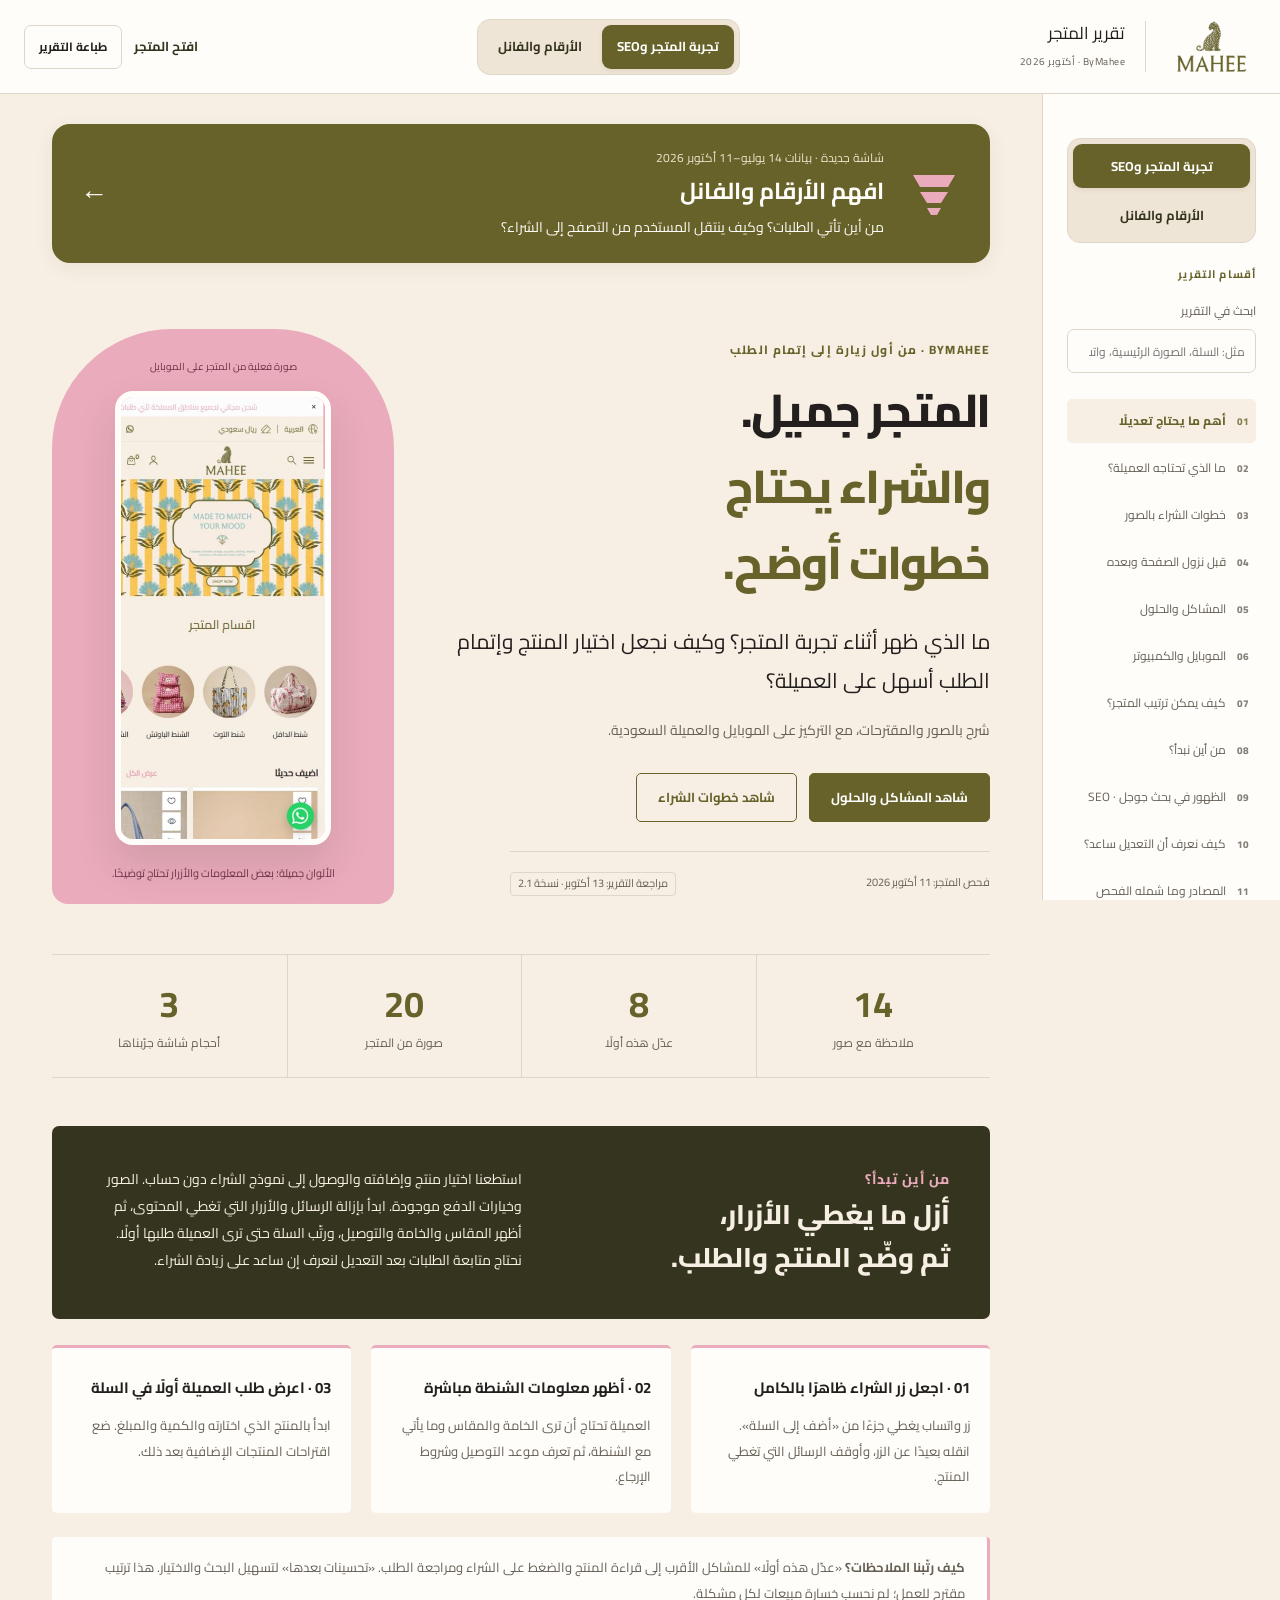
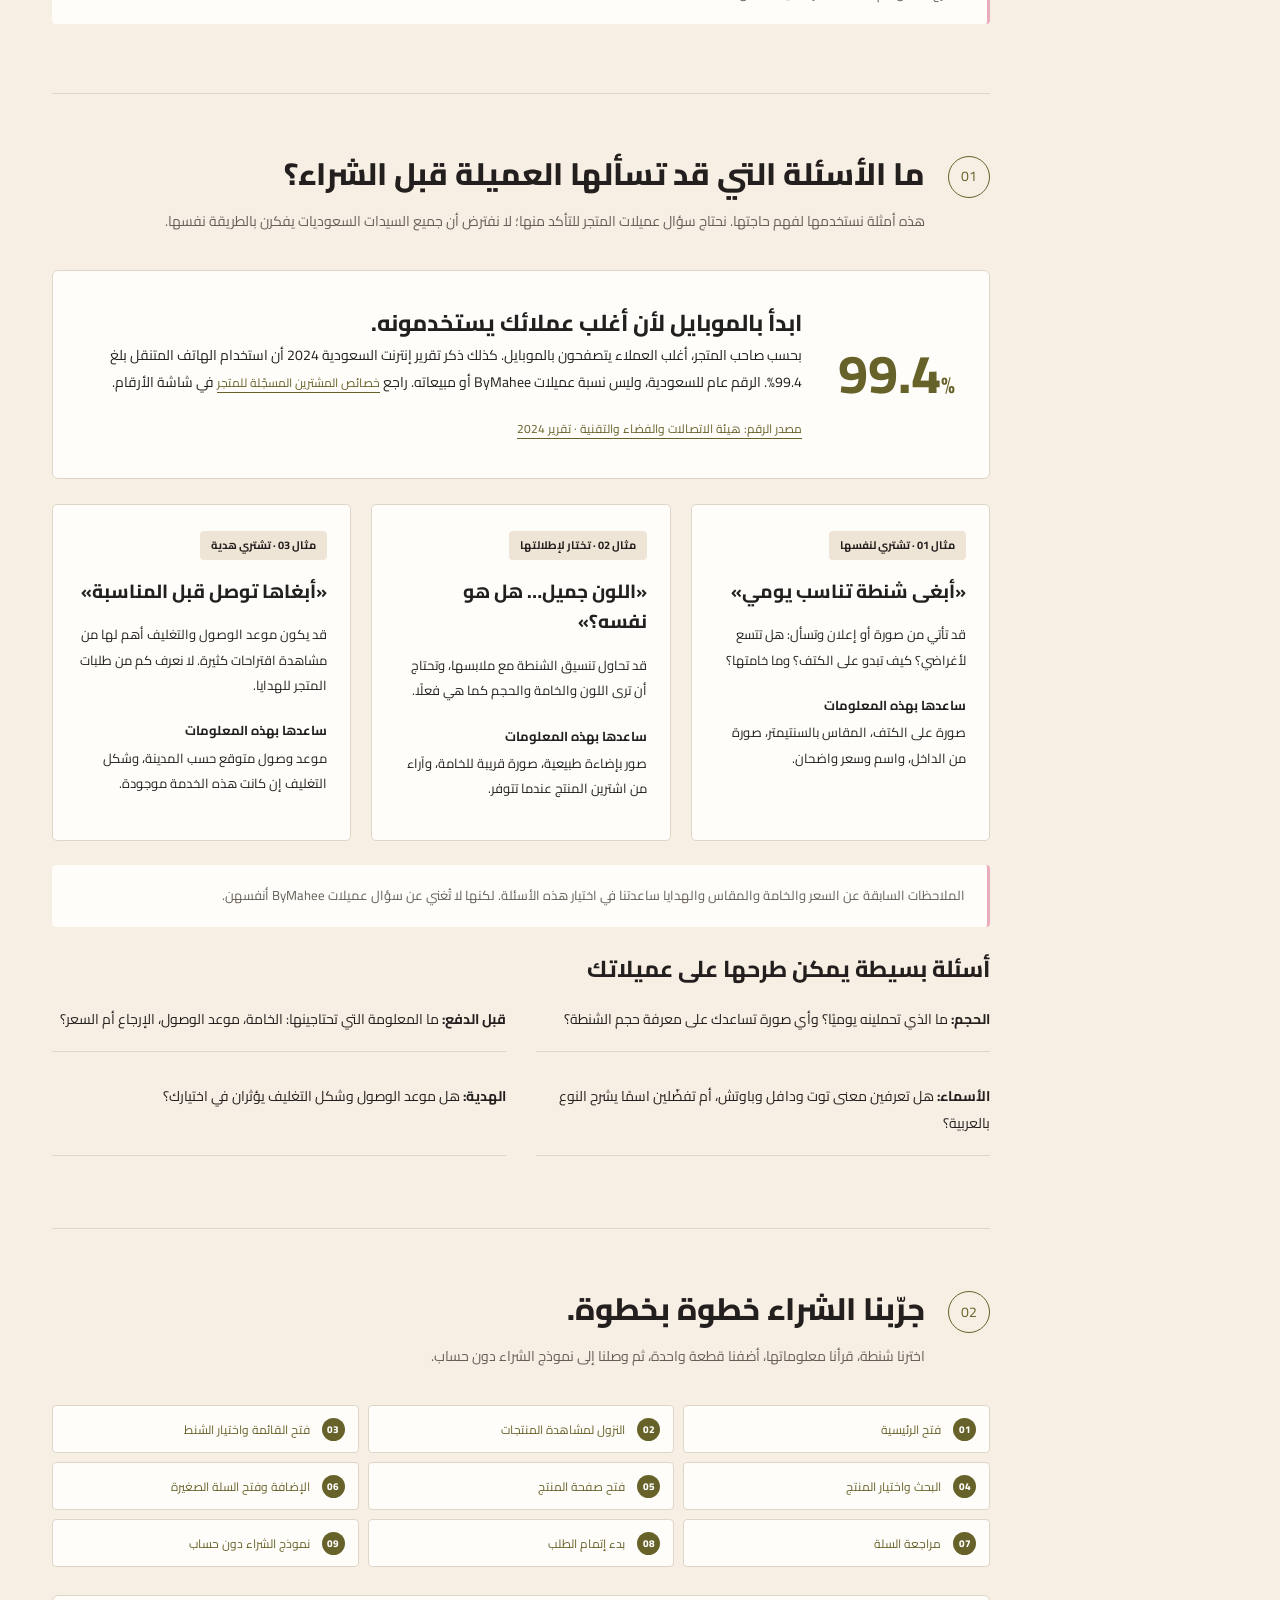
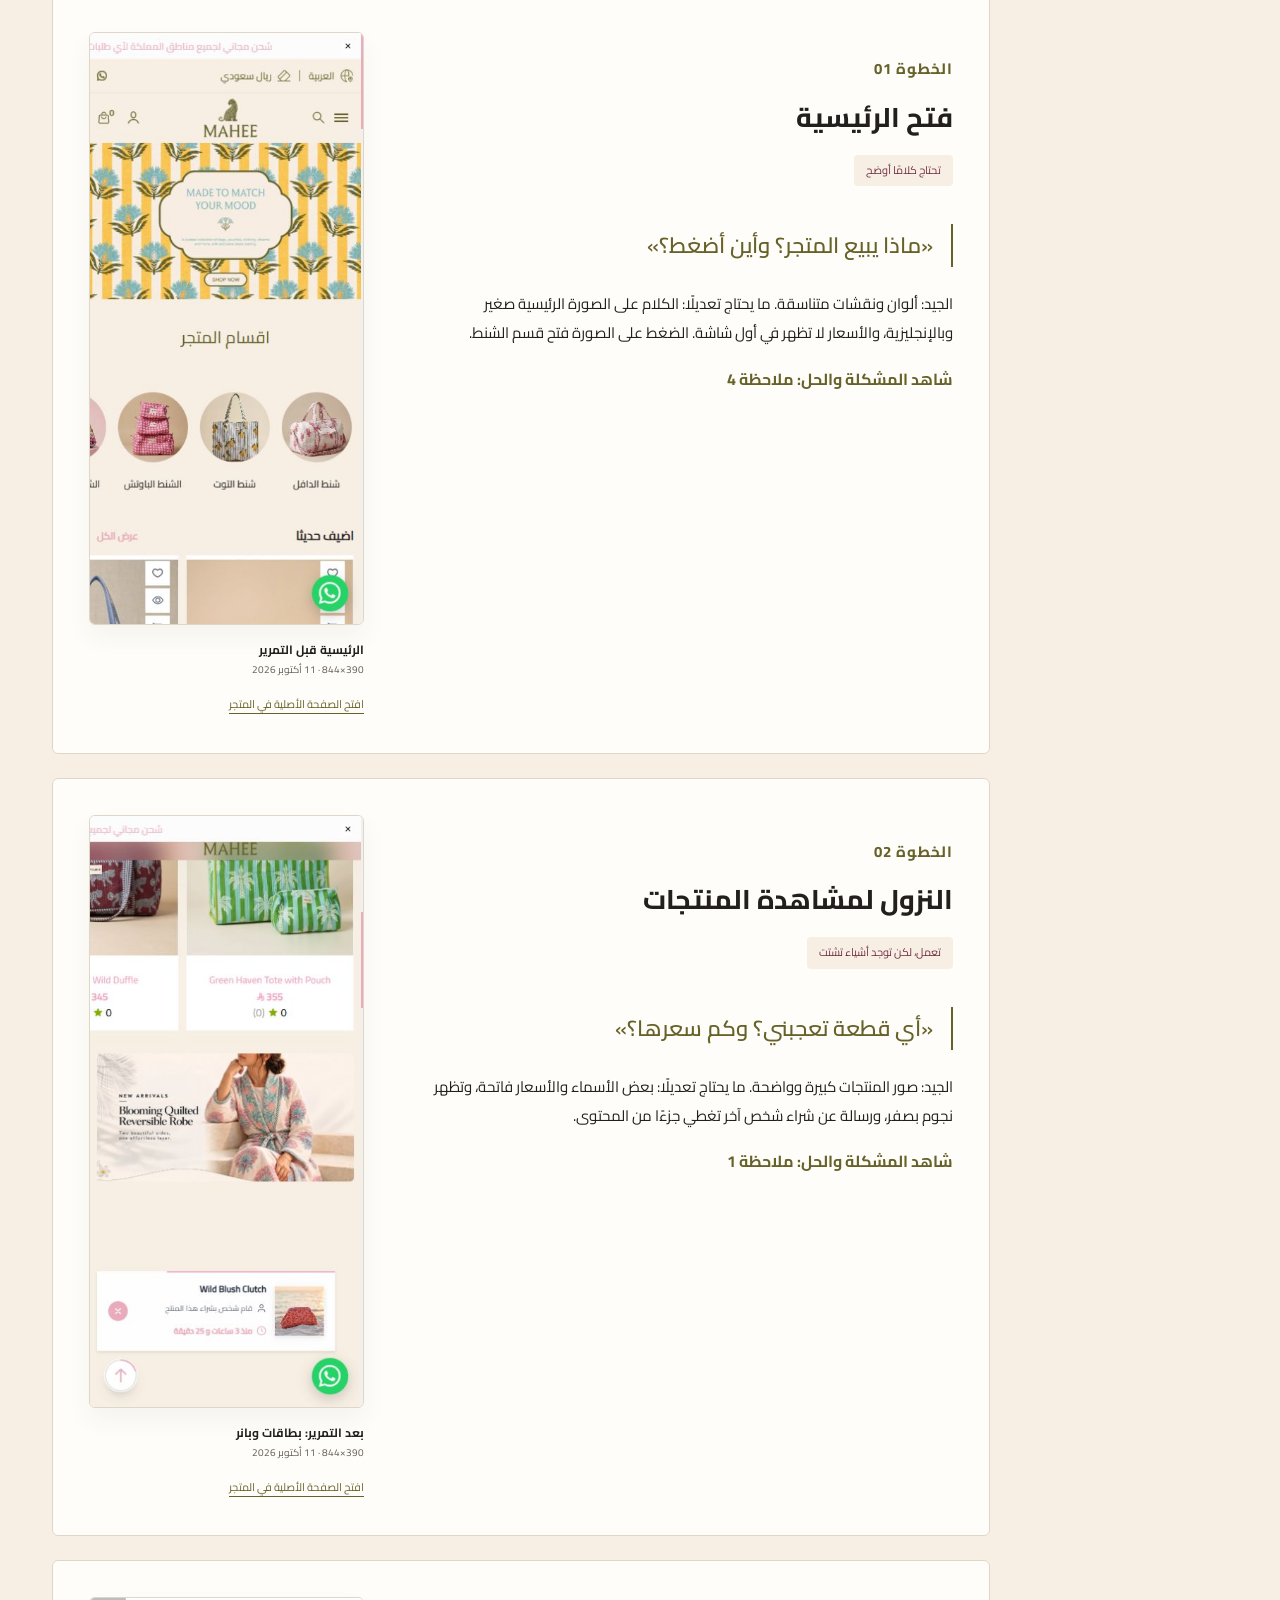
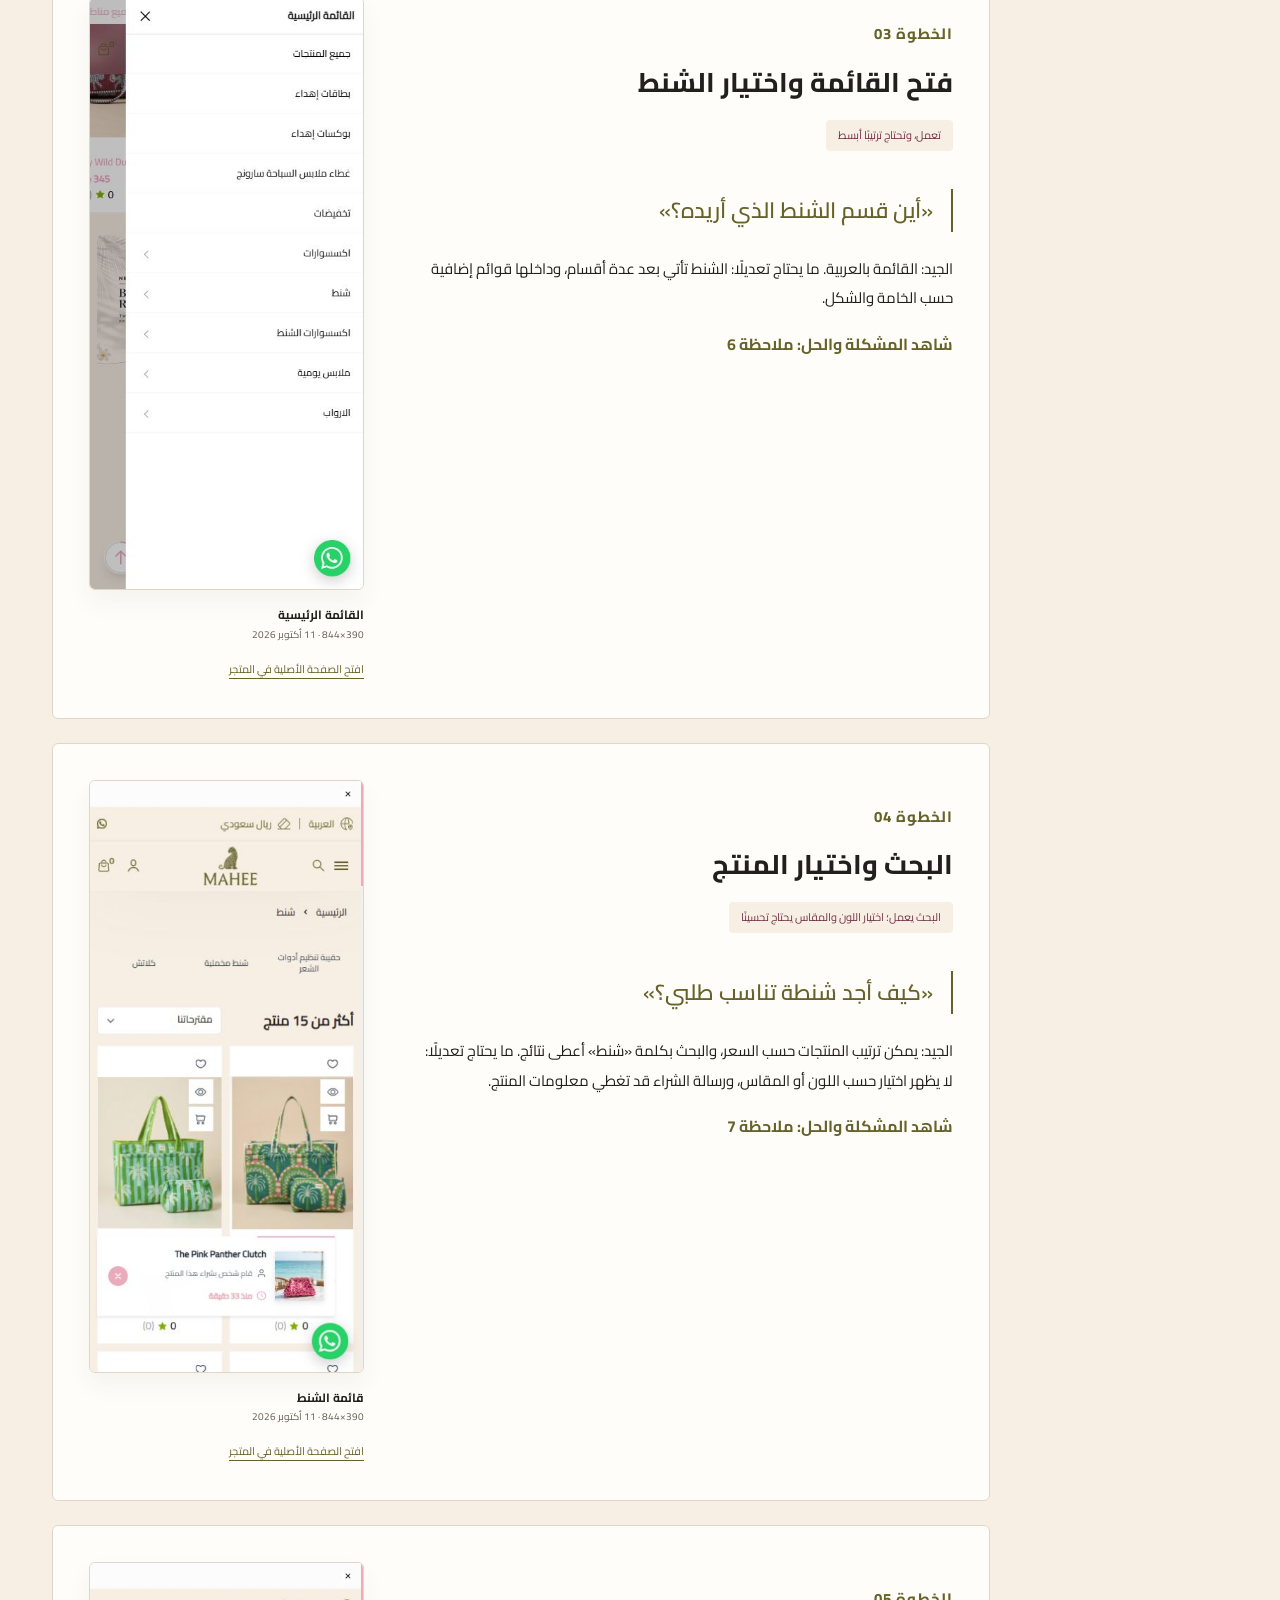
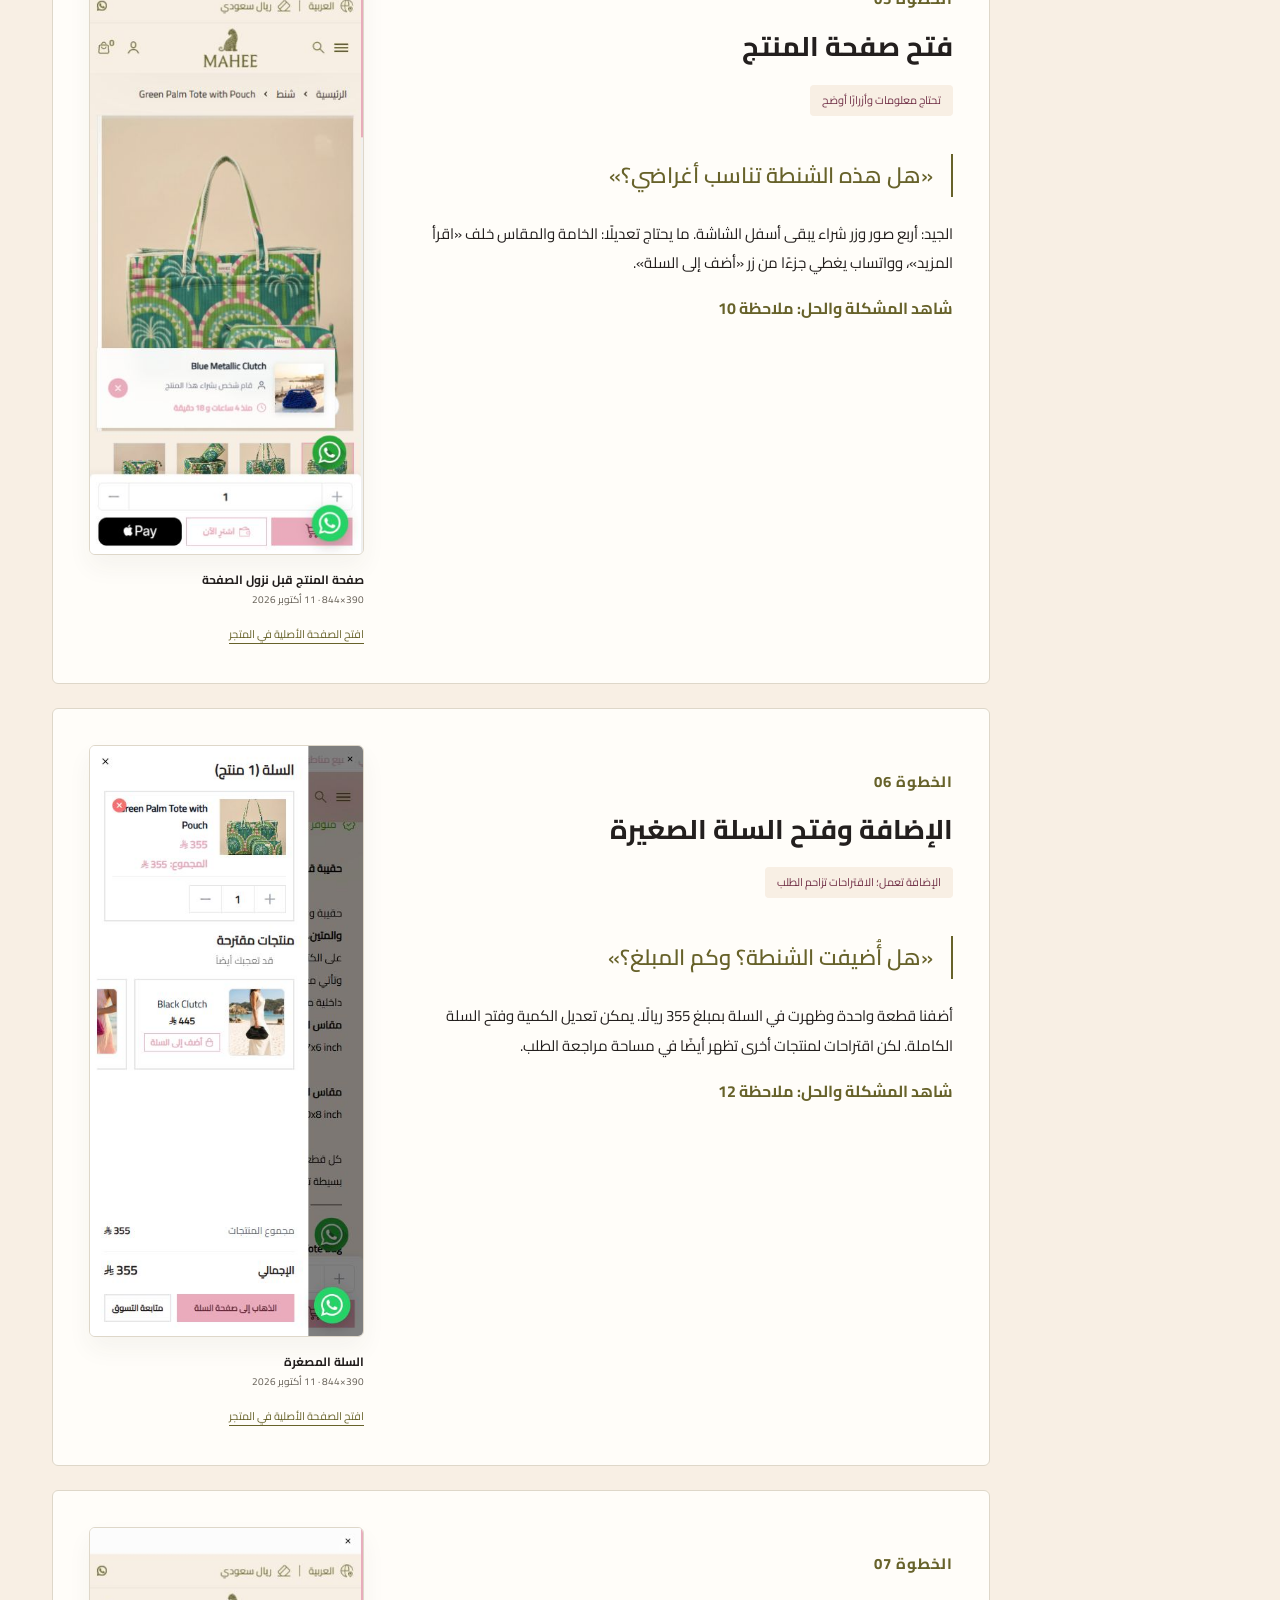
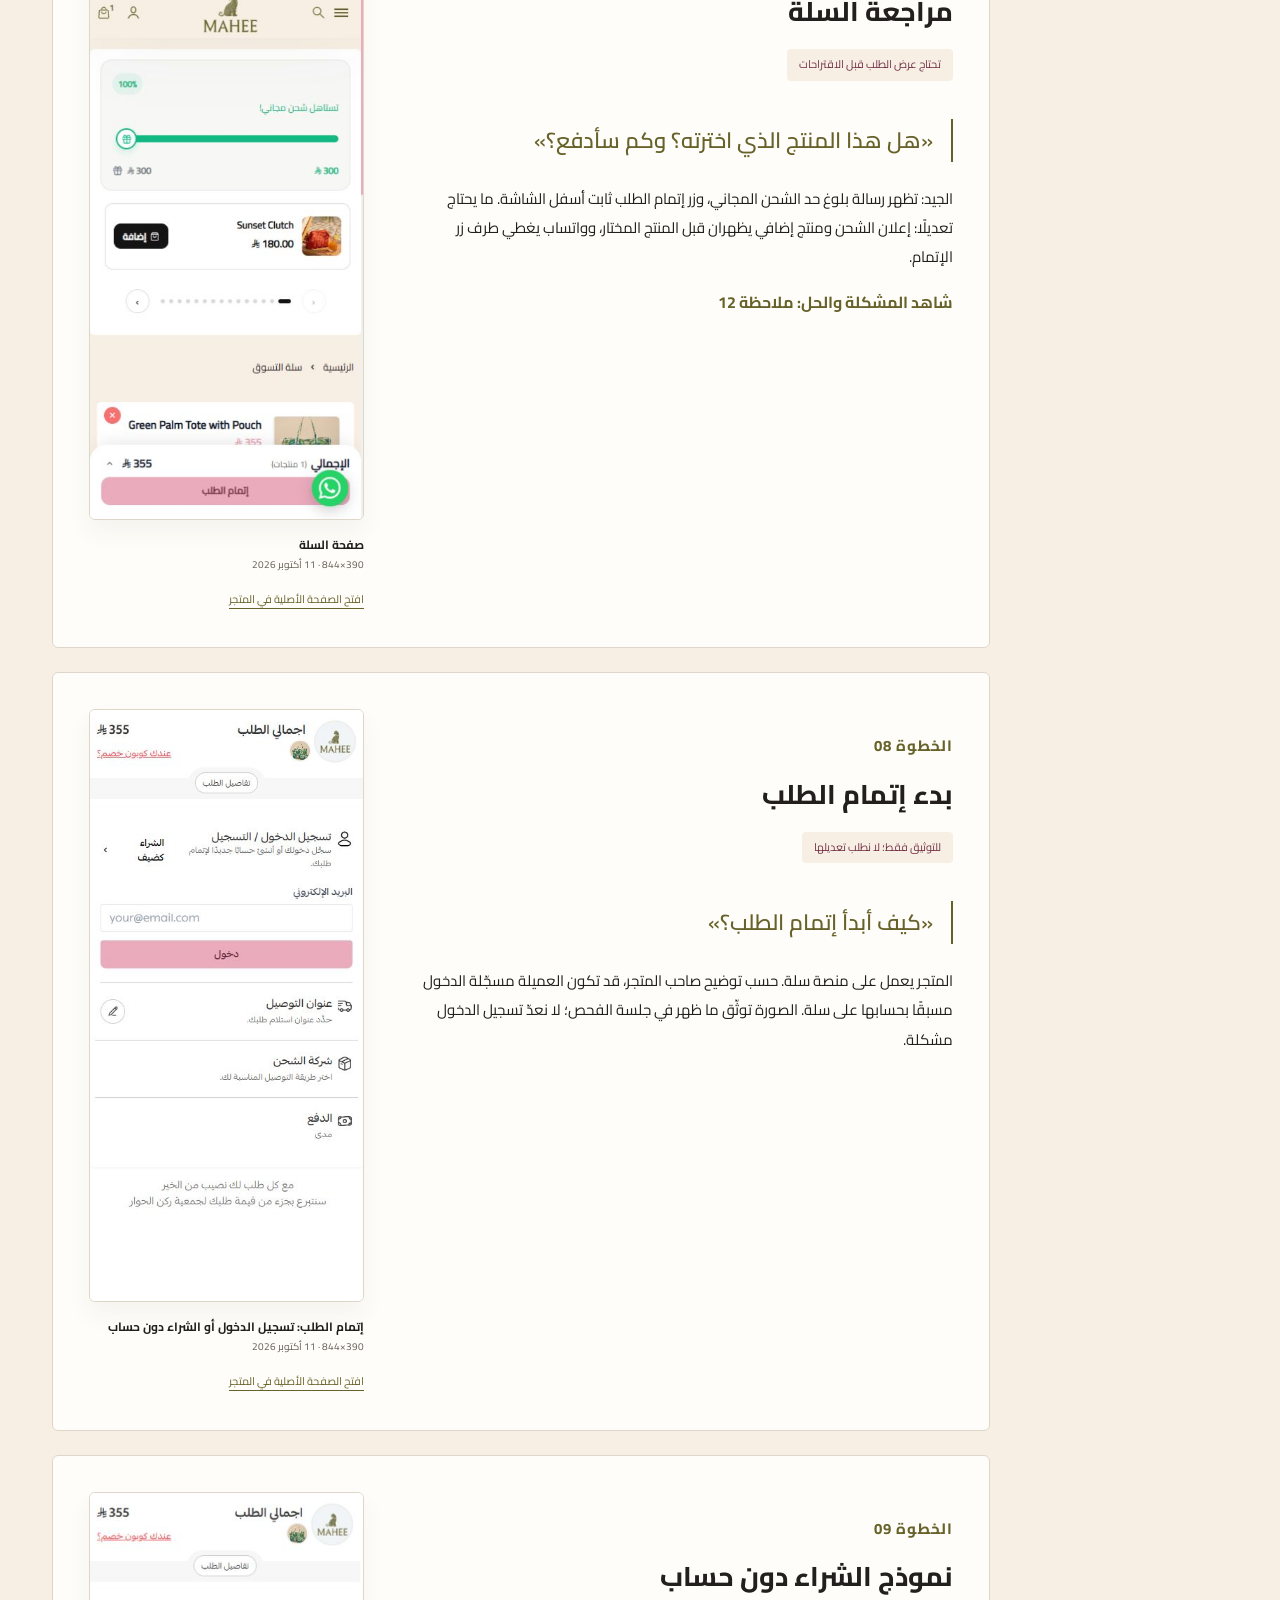
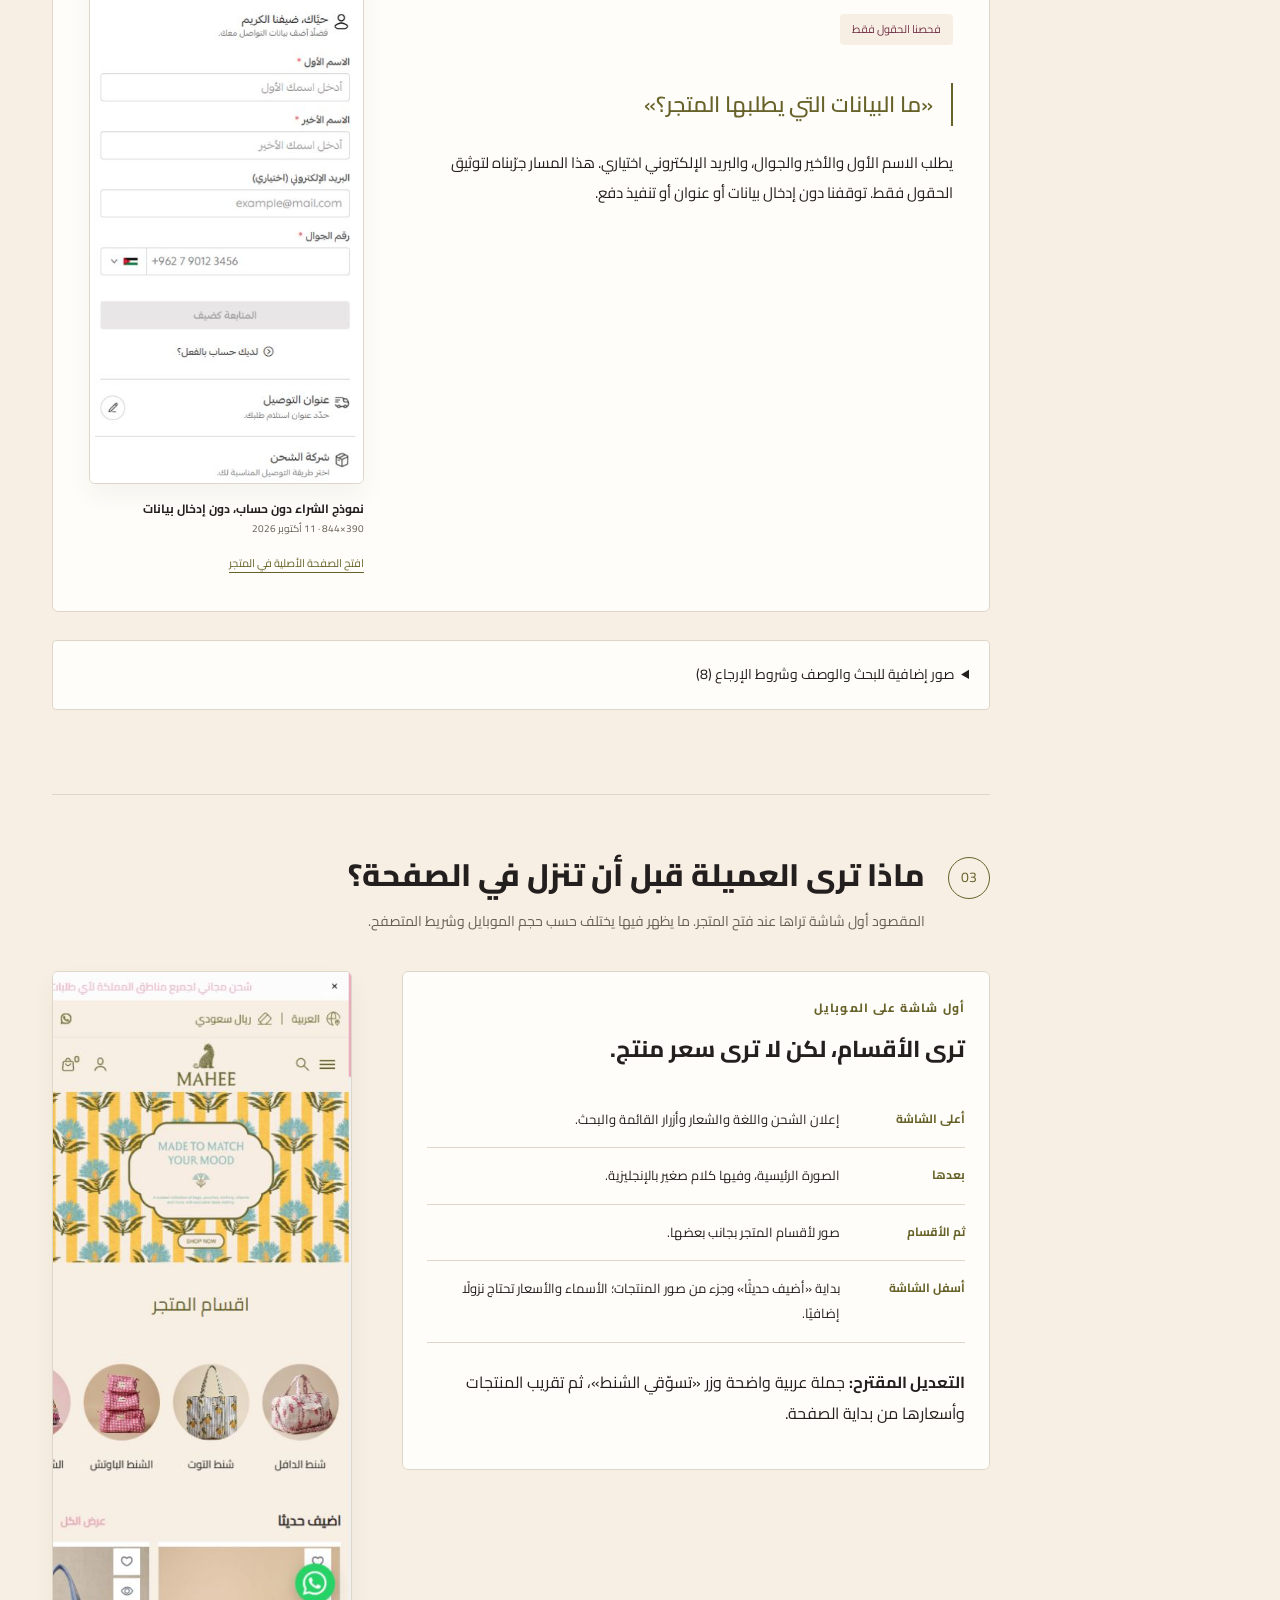
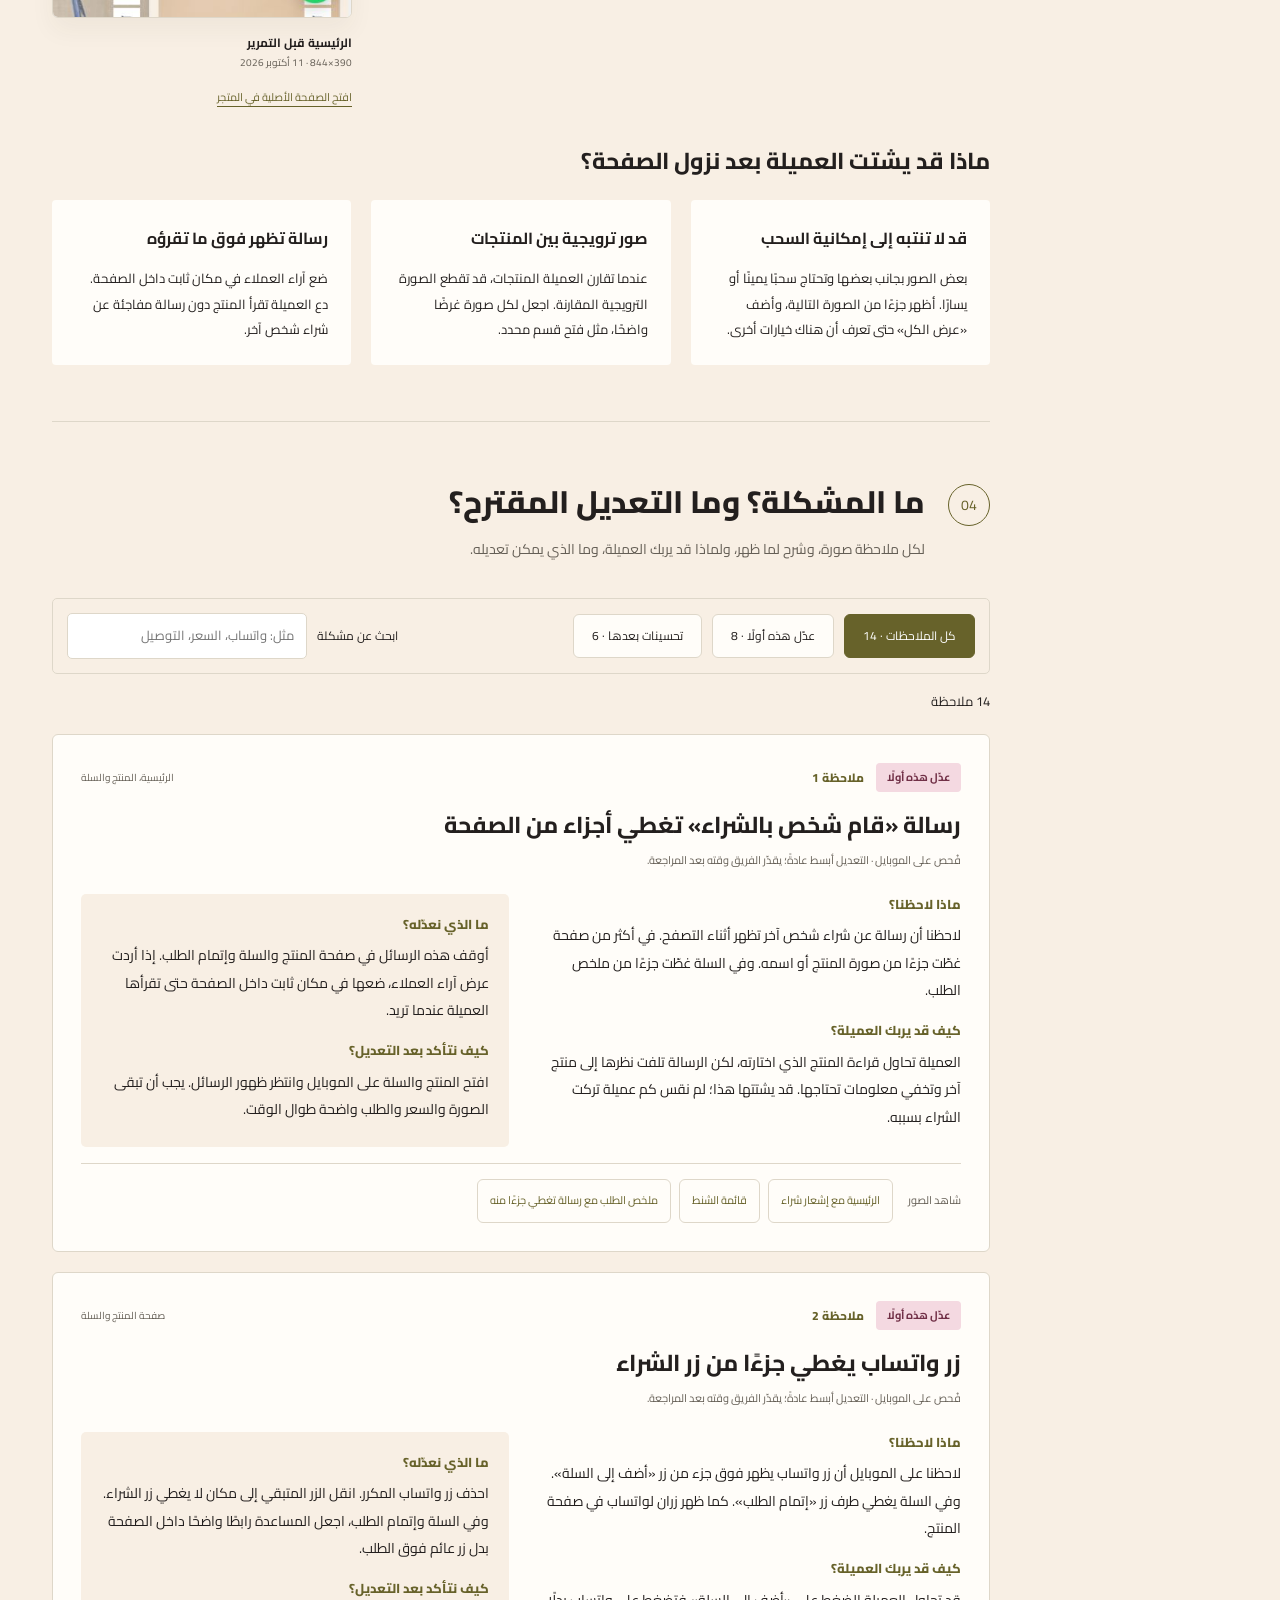
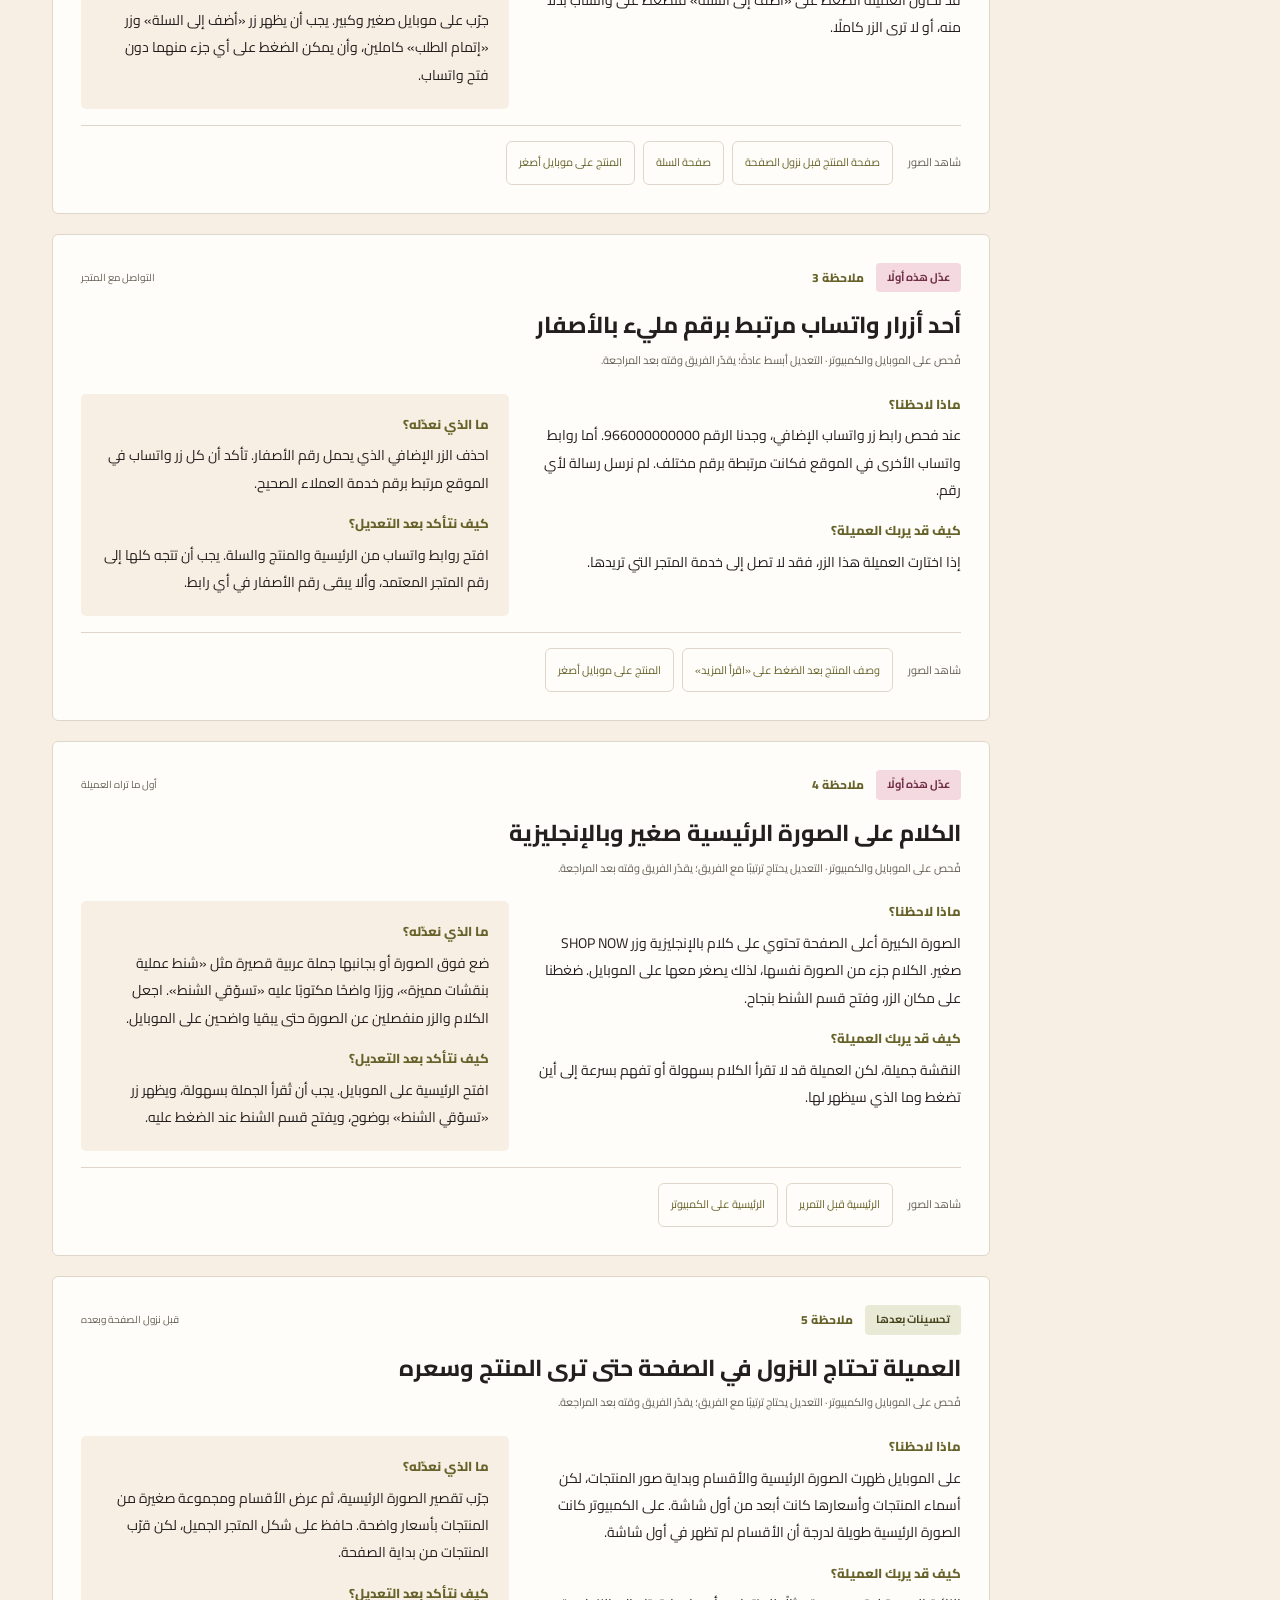
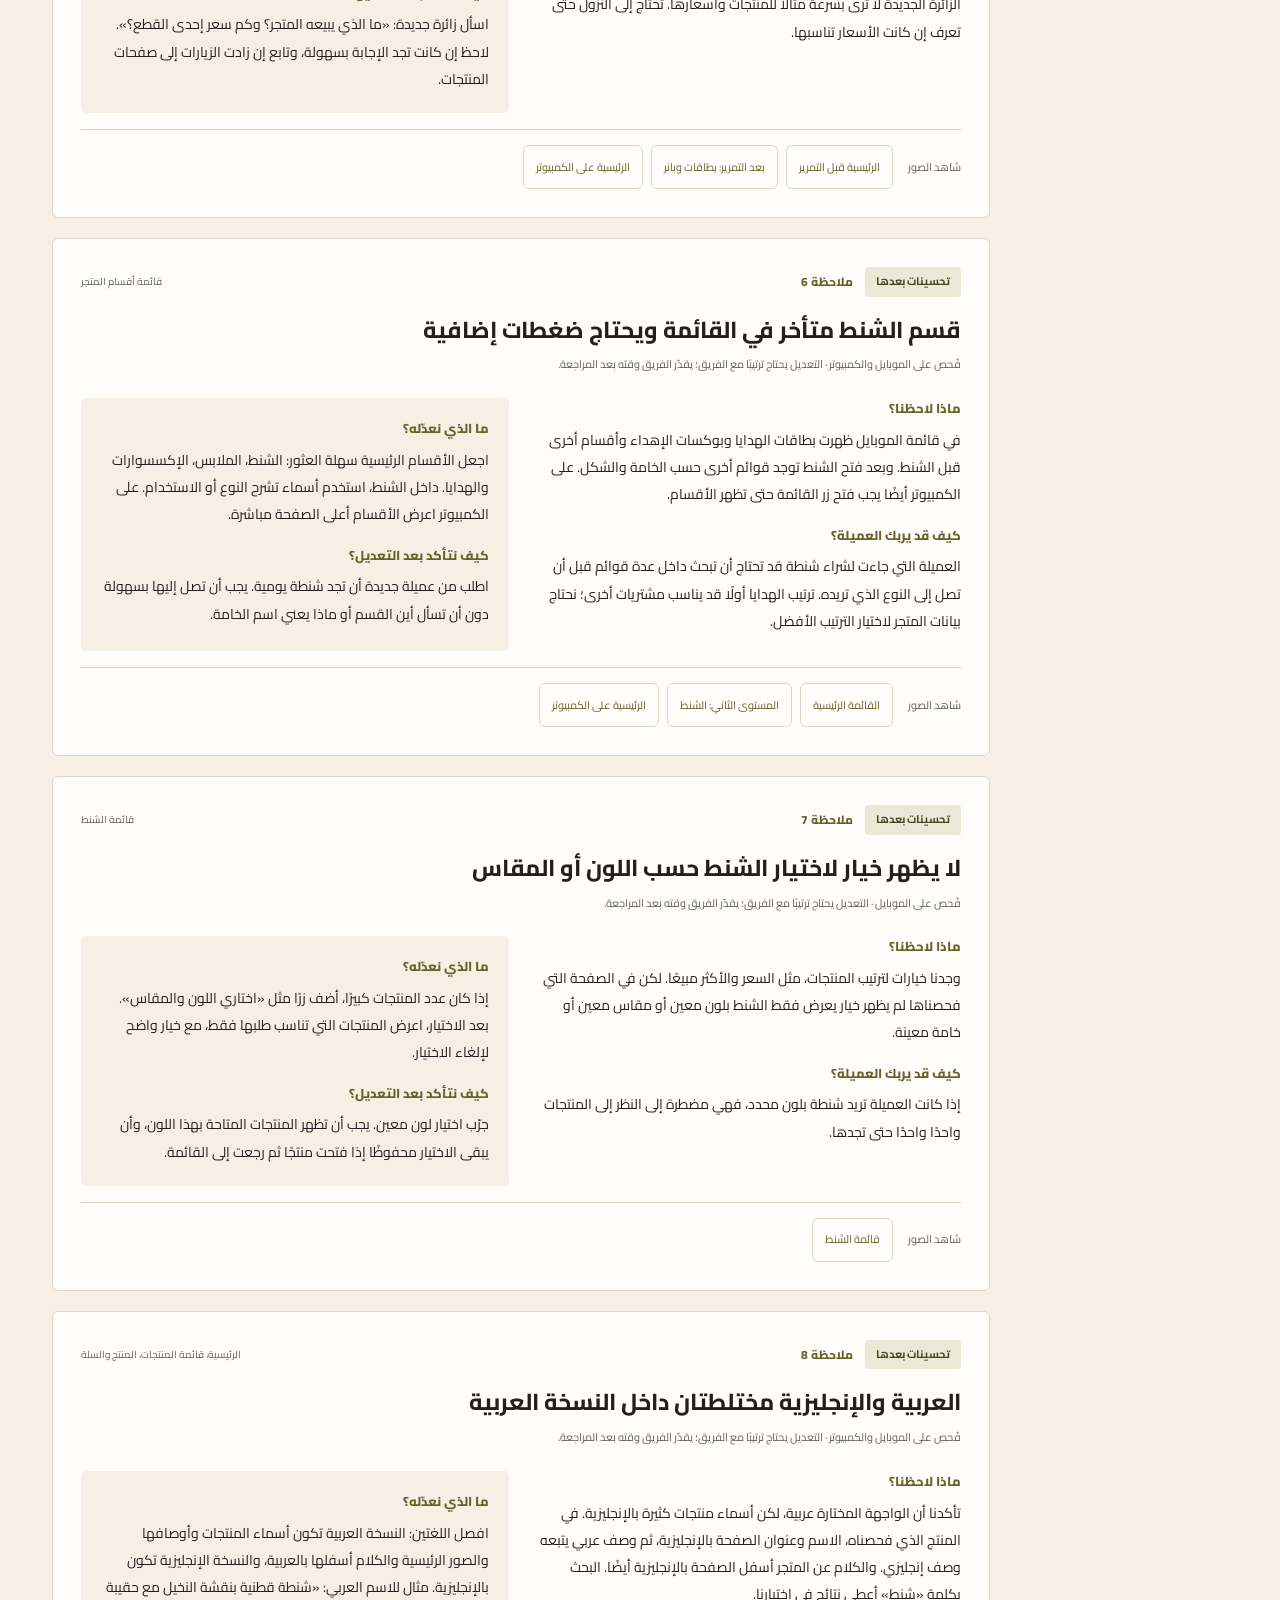
<file: index.html>
<!DOCTYPE html><html lang="ar" dir="rtl"><head><meta charset="utf-8"><meta name="viewport" content="width=device-width,initial-scale=1"><meta name="description" content="مراجعة مبسّطة لمتجر ByMahee: ما الذي قد يصعّب الشراء على العميلة، وكيف نسهّله؟ مع صور ومقترحات واضحة للموبايل والكمبيوتر وأساسيات الظهور في بحث جوجل."><meta name="theme-color" content="#67622a"><title>ByMahee · رحلة العميلة | تقرير مبسّط</title><link rel="icon" href="assets/mahee-logo.webp" type="image/webp"><link rel="stylesheet" href="style.css?v=2.0"><link rel="stylesheet" href="report-navigation.css?v=3.0"><script src="app.js?v=3.0" defer></script></head><body><a class="skip" href="#main">انتقل إلى التقرير</a><header class="topbar shell-header"><div class="shell-header-inner"><a class="brand" href="#overview"><img src="assets/mahee-logo.webp" alt="MAHEE" width="100" height="56"><span>تقرير المتجر<br><small>ByMahee · أكتوبر 2026</small></span></a><nav class="report-switch" aria-label="شاشات تقرير المتجر"><a href="index.html" aria-current="page">تجربة المتجر وSEO</a><a href="analytics/index.html">الأرقام والفانل</a></nav><div class="top-actions"><a class="text-link" href="https://bymahee.com/ar" target="_blank" rel="noopener">افتح المتجر</a><button id="print">طباعة التقرير</button><button id="nav-toggle" aria-expanded="false" aria-controls="sidebar">فهرس التقرير</button></div></div></header><div class="layout report-layout"><aside id="sidebar" class="report-sidebar"><nav class="report-switch" aria-label="شاشات تقرير المتجر"><a href="index.html" aria-current="page">تجربة المتجر وSEO</a><a href="analytics/index.html">الأرقام والفانل</a></nav><p class="eyebrow">أقسام التقرير</p><label for="search">ابحث في التقرير</label><input id="search" type="search" placeholder="مثل: السلة، الصورة الرئيسية، واتساب"><div id="search-results" aria-live="polite"></div><nav aria-label="أقسام التقرير"><a href="#overview"><span>01</span>أهم ما يحتاج تعديلًا</a><a href="#audience"><span>02</span>ما الذي تحتاجه العميلة؟</a><a href="#journey"><span>03</span>خطوات الشراء بالصور</a><a href="#fold"><span>04</span>قبل نزول الصفحة وبعده</a><a href="#findings"><span>05</span>المشاكل والحلول</a><a href="#desktop"><span>06</span>الموبايل والكمبيوتر</a><a href="#direction"><span>07</span>كيف يمكن ترتيب المتجر؟</a><a href="#roadmap"><span>08</span>من أين نبدأ؟</a><a href="#seo"><span>09</span>الظهور في بحث جوجل · SEO</a><a href="#testing"><span>10</span>كيف نعرف أن التعديل ساعد؟</a><a href="#sources"><span>11</span>المصادر وما شمله الفحص</a></nav><div class="side-note"><strong>11 أكتوبر 2026</strong><p>جرّبنا خطوات الشراء.<br>ركّزنا على الموبايل.<br>الصور توضّح ما لاحظناه.</p></div><a class="repo-link" href="https://github.com/AhmadS-cell/bymahee-ux-journey" target="_blank" rel="noopener">ملفات التقرير على GitHub</a></aside><main id="main">
<section id="overview" data-title="أهم ما يحتاج تعديلًا"><a class="analytics-entry" href="analytics/index.html"><span class="entry-icon" aria-hidden="true"><svg viewBox="0 0 56 56" width="56" height="56" fill="none"><path d="M7 9h42l-7 12H14L7 9Zm7 17h28l-7 11H21l-7-11Zm7 16h14l-4 7h-6l-4-7Z" fill="currentColor"/></svg></span><span><small>شاشة جديدة · بيانات 14 يوليو–11 أكتوبر 2026</small><strong>افهم الأرقام والفانل</strong><span>من أين تأتي الطلبات؟ وكيف ينتقل المستخدم من التصفح إلى الشراء؟</span></span><b aria-hidden="true">←</b></a><div class="hero"><div class="hero-copy"><p class="eyebrow">BYMAHEE · من أول زيارة إلى إتمام الطلب</p><h1>المتجر جميل.<br><em>والشراء يحتاج<br>خطوات أوضح.</em></h1><p class="lead">ما الذي ظهر أثناء تجربة المتجر؟ وكيف نجعل اختيار المنتج وإتمام الطلب أسهل على العميلة؟</p><p class="hero-note">شرح بالصور والمقترحات، مع التركيز على الموبايل والعميلة السعودية.</p><div class="hero-actions"><a class="button primary" href="#findings">شاهد المشاكل والحلول</a><a class="button secondary" href="#journey">شاهد خطوات الشراء</a></div><div class="edition">فحص المتجر: 11 أكتوبر 2026 <span>مراجعة التقرير: 13 أكتوبر · نسخة 2.1</span></div></div><div class="hero-visual"><span class="visual-label">صورة فعلية من المتجر على الموبايل</span><div class="hero-phone"><img src="assets/17-hero-mobile-clean.jpg" alt="أول شاشة من متجر ByMahee على الموبايل" width="390" height="844"></div><p>الألوان جميلة؛ بعض المعلومات والأزرار تحتاج توضيحًا.</p></div></div>
<div class="stats"><div><strong>14</strong><span>ملاحظة مع صور</span></div><div><strong>8</strong><span>عدّل هذه أولًا</span></div><div><strong>20</strong><span>صورة من المتجر</span></div><div><strong>3</strong><span>أحجام شاشة جرّبناها</span></div></div>
<div class="decision"><div><p class="eyebrow">من أين تبدأ؟</p><h2>أزل ما يغطي الأزرار،<br>ثم وضّح المنتج والطلب.</h2></div><p>استطعنا اختيار منتج وإضافته والوصول إلى نموذج الشراء دون حساب. الصور وخيارات الدفع موجودة. ابدأ بإزالة الرسائل والأزرار التي تغطي المحتوى، ثم أظهر المقاس والخامة والتوصيل، ورتّب السلة حتى ترى العميلة طلبها أولًا. نحتاج متابعة الطلبات بعد التعديل لنعرف إن ساعد على زيادة الشراء.</p></div>
<div class="three-grid"><a class="summary-card" href="#F02"><b>01 · اجعل زر الشراء ظاهرًا بالكامل</b><p>زر واتساب يغطي جزءًا من «أضف إلى السلة». انقله بعيدًا عن الزر، وأوقف الرسائل التي تغطي المنتج.</p></a><a class="summary-card" href="#F10"><b>02 · أظهر معلومات الشنطة مباشرة</b><p>العميلة تحتاج أن ترى الخامة والمقاس وما يأتي مع الشنطة، ثم تعرف موعد التوصيل وشروط الإرجاع.</p></a><a class="summary-card" href="#F12"><b>03 · اعرض طلب العميلة أولًا في السلة</b><p>ابدأ بالمنتج الذي اختارته والكمية والمبلغ. ضع اقتراحات المنتجات الإضافية بعد ذلك.</p></a></div>
<div class="note"><b>كيف رتّبنا الملاحظات؟</b> «عدّل هذه أولًا» للمشاكل الأقرب إلى قراءة المنتج والضغط على الشراء ومراجعة الطلب. «تحسينات بعدها» لتسهيل البحث والاختيار. هذا ترتيب مقترح للعمل؛ لم نحسب خسارة مبيعات لكل مشكلة.</div></section><section id="audience" data-title="ما الذي تحتاجه العميلة؟"><div class="section-head"><span class="section-no">01</span><div><h2>ما الأسئلة التي قد تسألها العميلة قبل الشراء؟</h2><p>هذه أمثلة نستخدمها لفهم حاجتها. نحتاج سؤال عميلات المتجر للتأكد منها؛ لا نفترض أن جميع السيدات السعوديات يفكرن بالطريقة نفسها.</p></div></div><div class="audience-intro"><div class="large-number">99.4<small>%</small></div><div><h3>ابدأ بالموبايل لأن أغلب عملائك يستخدمونه.</h3><p>بحسب صاحب المتجر، أغلب العملاء يتصفحون بالموبايل. كذلك ذكر تقرير إنترنت السعودية 2024 أن استخدام الهاتف المتنقل بلغ 99.4%. الرقم عام للسعودية، وليس نسبة عميلات ByMahee أو مبيعاته. راجع <a href="analytics/index.html#audience">خصائص المشترين المسجّلة للمتجر</a> في شاشة الأرقام.</p><a href="https://www.cst.gov.sa/media-center/news/CST-Issued-the-Saudi-Internet-Report-2024" target="_blank" rel="noopener">مصدر الرقم: هيئة الاتصالات والفضاء والتقنية · تقرير 2024</a></div></div>
<div class="three-grid persona-grid"><article><span class="tag">مثال 01 · تشتري لنفسها</span><h3>«أبغى شنطة تناسب يومي»</h3><p>قد تأتي من صورة أو إعلان وتسأل: هل تتسع لأغراضي؟ كيف تبدو على الكتف؟ وما خامتها؟</p><b>ساعدها بهذه المعلومات</b><p>صورة على الكتف، المقاس بالسنتيمتر، صورة من الداخل، واسم وسعر واضحان.</p></article><article><span class="tag">مثال 02 · تختار لإطلالتها</span><h3>«اللون جميل… هل هو نفسه؟»</h3><p>قد تحاول تنسيق الشنطة مع ملابسها، وتحتاج أن ترى اللون والخامة والحجم كما هي فعلًا.</p><b>ساعدها بهذه المعلومات</b><p>صور بإضاءة طبيعية، صورة قريبة للخامة، وآراء من اشترين المنتج عندما تتوفر.</p></article><article><span class="tag">مثال 03 · تشتري هدية</span><h3>«أبغاها توصل قبل المناسبة»</h3><p>قد يكون موعد الوصول والتغليف أهم لها من مشاهدة اقتراحات كثيرة. لا نعرف كم من طلبات المتجر للهدايا.</p><b>ساعدها بهذه المعلومات</b><p>موعد وصول متوقع حسب المدينة، وشكل التغليف إن كانت هذه الخدمة موجودة.</p></article></div>
<div class="note">الملاحظات السابقة عن السعر والخامة والمقاس والهدايا ساعدتنا في اختيار هذه الأسئلة. لكنها لا تُغني عن سؤال عميلات ByMahee أنفسهن.</div>
<h3>أسئلة بسيطة يمكن طرحها على عميلاتك</h3><div class="question-list"><p><b>الحجم:</b> ما الذي تحملينه يوميًا؟ وأي صورة تساعدك على معرفة حجم الشنطة؟</p><p><b>قبل الدفع:</b> ما المعلومة التي تحتاجينها: الخامة، موعد الوصول، الإرجاع أم السعر؟</p><p><b>الأسماء:</b> هل تعرفين معنى توت ودافل وباوتش، أم تفضّلين اسمًا يشرح النوع بالعربية؟</p><p><b>الهدية:</b> هل موعد الوصول وشكل التغليف يؤثران في اختيارك؟</p></div></section><section id="journey" data-title="خطوات الشراء بالصور"><div class="section-head"><span class="section-no">02</span><div><h2>جرّبنا الشراء خطوة بخطوة.</h2><p>اخترنا شنطة، قرأنا معلوماتها، أضفنا قطعة واحدة، ثم وصلنا إلى نموذج الشراء دون حساب.</p></div></div><div class="journey-strip"><a href="#step-1"><span>01</span>فتح الرئيسية</a><a href="#step-2"><span>02</span>النزول لمشاهدة المنتجات</a><a href="#step-3"><span>03</span>فتح القائمة واختيار الشنط</a><a href="#step-4"><span>04</span>البحث واختيار المنتج</a><a href="#step-5"><span>05</span>فتح صفحة المنتج</a><a href="#step-6"><span>06</span>الإضافة وفتح السلة الصغيرة</a><a href="#step-7"><span>07</span>مراجعة السلة</a><a href="#step-8"><span>08</span>بدء إتمام الطلب</a><a href="#step-9"><span>09</span>نموذج الشراء دون حساب</a></div><article class="journey-step" id="step-1"><div class="step-copy"><p class="eyebrow">الخطوة 01</p><h3>فتح الرئيسية</h3><span class="health">تحتاج كلامًا أوضح</span><blockquote>«ماذا يبيع المتجر؟ وأين أضغط؟»</blockquote><p>الجيد: ألوان ونقشات متناسقة. ما يحتاج تعديلًا: الكلام على الصورة الرئيسية صغير وبالإنجليزية، والأسعار لا تظهر في أول شاشة. الضغط على الصورة فتح قسم الشنط.</p><a class="text-link" href="#F04">شاهد المشكلة والحل: ملاحظة 4</a></div><figure class="evidence phone"><button class="zoom" data-image="assets/17-hero-mobile-clean.jpg" data-caption="الرئيسية قبل التمرير · 390×844 · 11 أكتوبر 2026" aria-label="تكبير صورة الرئيسية قبل التمرير"><img src="assets/17-hero-mobile-clean.jpg" width="387" height="838" alt="الرئيسية قبل التمرير" loading="lazy"></button><figcaption><strong>الرئيسية قبل التمرير</strong><span>390×844 · 11 أكتوبر 2026</span><p></p><a href="https://bymahee.com/ar" target="_blank" rel="noopener">افتح الصفحة الأصلية في المتجر</a></figcaption></figure></article><article class="journey-step" id="step-2"><div class="step-copy"><p class="eyebrow">الخطوة 02</p><h3>النزول لمشاهدة المنتجات</h3><span class="health">تعمل، لكن توجد أشياء تشتت</span><blockquote>«أي قطعة تعجبني؟ وكم سعرها؟»</blockquote><p>الجيد: صور المنتجات كبيرة وواضحة. ما يحتاج تعديلًا: بعض الأسماء والأسعار فاتحة، وتظهر نجوم بصفر، ورسالة عن شراء شخص آخر تغطي جزءًا من المحتوى.</p><a class="text-link" href="#F01">شاهد المشكلة والحل: ملاحظة 1</a></div><figure class="evidence phone"><button class="zoom" data-image="assets/02-home-below-fold.jpg" data-caption="بعد التمرير: بطاقات وبانر · 390×844 · 11 أكتوبر 2026" aria-label="تكبير صورة بعد التمرير: بطاقات وبانر"><img src="assets/02-home-below-fold.jpg" width="387" height="838" alt="بعد التمرير: بطاقات وبانر" loading="lazy"></button><figcaption><strong>بعد التمرير: بطاقات وبانر</strong><span>390×844 · 11 أكتوبر 2026</span><p></p><a href="https://bymahee.com/ar" target="_blank" rel="noopener">افتح الصفحة الأصلية في المتجر</a></figcaption></figure></article><article class="journey-step" id="step-3"><div class="step-copy"><p class="eyebrow">الخطوة 03</p><h3>فتح القائمة واختيار الشنط</h3><span class="health">تعمل، وتحتاج ترتيبًا أبسط</span><blockquote>«أين قسم الشنط الذي أريده؟»</blockquote><p>الجيد: القائمة بالعربية. ما يحتاج تعديلًا: الشنط تأتي بعد عدة أقسام، وداخلها قوائم إضافية حسب الخامة والشكل.</p><a class="text-link" href="#F06">شاهد المشكلة والحل: ملاحظة 6</a></div><figure class="evidence phone"><button class="zoom" data-image="assets/03-menu-mobile.jpg" data-caption="القائمة الرئيسية · 390×844 · 11 أكتوبر 2026" aria-label="تكبير صورة القائمة الرئيسية"><img src="assets/03-menu-mobile.jpg" width="390" height="844" alt="القائمة الرئيسية" loading="lazy"></button><figcaption><strong>القائمة الرئيسية</strong><span>390×844 · 11 أكتوبر 2026</span><p></p><a href="https://bymahee.com/ar" target="_blank" rel="noopener">افتح الصفحة الأصلية في المتجر</a></figcaption></figure></article><article class="journey-step" id="step-4"><div class="step-copy"><p class="eyebrow">الخطوة 04</p><h3>البحث واختيار المنتج</h3><span class="health">البحث يعمل؛ اختيار اللون والمقاس يحتاج تحسينًا</span><blockquote>«كيف أجد شنطة تناسب طلبي؟»</blockquote><p>الجيد: يمكن ترتيب المنتجات حسب السعر، والبحث بكلمة «شنط» أعطى نتائج. ما يحتاج تعديلًا: لا يظهر اختيار حسب اللون أو المقاس، ورسالة الشراء قد تغطي معلومات المنتج.</p><a class="text-link" href="#F07">شاهد المشكلة والحل: ملاحظة 7</a></div><figure class="evidence phone"><button class="zoom" data-image="assets/05-category-mobile.jpg" data-caption="قائمة الشنط · 390×844 · 11 أكتوبر 2026" aria-label="تكبير صورة قائمة الشنط"><img src="assets/05-category-mobile.jpg" width="387" height="838" alt="قائمة الشنط" loading="lazy"></button><figcaption><strong>قائمة الشنط</strong><span>390×844 · 11 أكتوبر 2026</span><p></p><a href="https://bymahee.com/ar/%D8%B4%D9%86%D8%B7/c541461361" target="_blank" rel="noopener">افتح الصفحة الأصلية في المتجر</a></figcaption></figure></article><article class="journey-step" id="step-5"><div class="step-copy"><p class="eyebrow">الخطوة 05</p><h3>فتح صفحة المنتج</h3><span class="health">تحتاج معلومات وأزرارًا أوضح</span><blockquote>«هل هذه الشنطة تناسب أغراضي؟»</blockquote><p>الجيد: أربع صور وزر شراء يبقى أسفل الشاشة. ما يحتاج تعديلًا: الخامة والمقاس خلف «اقرأ المزيد»، وواتساب يغطي جزءًا من زر «أضف إلى السلة».</p><a class="text-link" href="#F10">شاهد المشكلة والحل: ملاحظة 10</a></div><figure class="evidence phone"><button class="zoom" data-image="assets/06-product-mobile.jpg" data-caption="صفحة المنتج قبل نزول الصفحة · 390×844 · 11 أكتوبر 2026" aria-label="تكبير صورة صفحة المنتج قبل نزول الصفحة"><img src="assets/06-product-mobile.jpg" width="387" height="838" alt="صفحة المنتج قبل نزول الصفحة" loading="lazy"></button><figcaption><strong>صفحة المنتج قبل نزول الصفحة</strong><span>390×844 · 11 أكتوبر 2026</span><p></p><a href="https://bymahee.com/ar/green-palm-tote-with-pouch/p1130514877" target="_blank" rel="noopener">افتح الصفحة الأصلية في المتجر</a></figcaption></figure></article><article class="journey-step" id="step-6"><div class="step-copy"><p class="eyebrow">الخطوة 06</p><h3>الإضافة وفتح السلة الصغيرة</h3><span class="health">الإضافة تعمل؛ الاقتراحات تزاحم الطلب</span><blockquote>«هل أُضيفت الشنطة؟ وكم المبلغ؟»</blockquote><p>أضفنا قطعة واحدة وظهرت في السلة بمبلغ 355 ريالًا. يمكن تعديل الكمية وفتح السلة الكاملة. لكن اقتراحات لمنتجات أخرى تظهر أيضًا في مساحة مراجعة الطلب.</p><a class="text-link" href="#F12">شاهد المشكلة والحل: ملاحظة 12</a></div><figure class="evidence phone"><button class="zoom" data-image="assets/10-cart-drawer.jpg" data-caption="السلة المصغرة · 390×844 · 11 أكتوبر 2026" aria-label="تكبير صورة السلة المصغرة"><img src="assets/10-cart-drawer.jpg" width="390" height="844" alt="السلة المصغرة" loading="lazy"></button><figcaption><strong>السلة المصغرة</strong><span>390×844 · 11 أكتوبر 2026</span><p></p><a href="https://bymahee.com/ar/green-palm-tote-with-pouch/p1130514877" target="_blank" rel="noopener">افتح الصفحة الأصلية في المتجر</a></figcaption></figure></article><article class="journey-step" id="step-7"><div class="step-copy"><p class="eyebrow">الخطوة 07</p><h3>مراجعة السلة</h3><span class="health">تحتاج عرض الطلب قبل الاقتراحات</span><blockquote>«هل هذا المنتج الذي اخترته؟ وكم سأدفع؟»</blockquote><p>الجيد: تظهر رسالة بلوغ حد الشحن المجاني، وزر إتمام الطلب ثابت أسفل الشاشة. ما يحتاج تعديلًا: إعلان الشحن ومنتج إضافي يظهران قبل المنتج المختار، وواتساب يغطي طرف زر الإتمام.</p><a class="text-link" href="#F12">شاهد المشكلة والحل: ملاحظة 12</a></div><figure class="evidence phone"><button class="zoom" data-image="assets/11-cart-mobile.jpg" data-caption="صفحة السلة · 390×844 · 11 أكتوبر 2026" aria-label="تكبير صورة صفحة السلة"><img src="assets/11-cart-mobile.jpg" width="387" height="838" alt="صفحة السلة" loading="lazy"></button><figcaption><strong>صفحة السلة</strong><span>390×844 · 11 أكتوبر 2026</span><p></p><a href="https://bymahee.com/ar/cart" target="_blank" rel="noopener">افتح الصفحة الأصلية في المتجر</a></figcaption></figure></article><article class="journey-step" id="step-8"><div class="step-copy"><p class="eyebrow">الخطوة 08</p><h3>بدء إتمام الطلب</h3><span class="health">للتوثيق فقط؛ لا نطلب تعديلها</span><blockquote>«كيف أبدأ إتمام الطلب؟»</blockquote><p>المتجر يعمل على منصة سلة. حسب توضيح صاحب المتجر، قد تكون العميلة مسجّلة الدخول مسبقًا بحسابها على سلة. الصورة توثّق ما ظهر في جلسة الفحص؛ لا نعدّ تسجيل الدخول مشكلة.</p></div><figure class="evidence phone"><button class="zoom" data-image="assets/13-checkout-login.jpg" data-caption="إتمام الطلب: تسجيل الدخول أو الشراء دون حساب · 390×844 · 11 أكتوبر 2026" aria-label="تكبير صورة إتمام الطلب: تسجيل الدخول أو الشراء دون حساب"><img src="assets/13-checkout-login.jpg" width="390" height="844" alt="إتمام الطلب: تسجيل الدخول أو الشراء دون حساب" loading="lazy"></button><figcaption><strong>إتمام الطلب: تسجيل الدخول أو الشراء دون حساب</strong><span>390×844 · 11 أكتوبر 2026</span><p></p><a href="https://bymahee.com/ar/cart" target="_blank" rel="noopener">افتح الصفحة الأصلية في المتجر</a></figcaption></figure></article><article class="journey-step" id="step-9"><div class="step-copy"><p class="eyebrow">الخطوة 09</p><h3>نموذج الشراء دون حساب</h3><span class="health">فحصنا الحقول فقط</span><blockquote>«ما البيانات التي يطلبها المتجر؟»</blockquote><p>يطلب الاسم الأول والأخير والجوال، والبريد الإلكتروني اختياري. هذا المسار جرّبناه لتوثيق الحقول فقط. توقفنا دون إدخال بيانات أو عنوان أو تنفيذ دفع.</p></div><figure class="evidence phone"><button class="zoom" data-image="assets/14-guest-checkout.jpg" data-caption="نموذج الشراء دون حساب، دون إدخال بيانات · 390×844 · 11 أكتوبر 2026" aria-label="تكبير صورة نموذج الشراء دون حساب، دون إدخال بيانات"><img src="assets/14-guest-checkout.jpg" width="386" height="835" alt="نموذج الشراء دون حساب، دون إدخال بيانات" loading="lazy"></button><figcaption><strong>نموذج الشراء دون حساب، دون إدخال بيانات</strong><span>390×844 · 11 أكتوبر 2026</span><p></p><a href="https://bymahee.com/ar/cart" target="_blank" rel="noopener">افتح الصفحة الأصلية في المتجر</a></figcaption></figure></article><details class="extra-shots"><summary>صور إضافية للبحث والوصف وشروط الإرجاع (8)</summary><div class="gallery"><figure class="evidence phone"><button class="zoom" data-image="assets/01-home-mobile.jpg" data-caption="الرئيسية مع إشعار شراء · 390×844 · 11 أكتوبر 2026" aria-label="تكبير صورة الرئيسية مع إشعار شراء"><img src="assets/01-home-mobile.jpg" width="387" height="838" alt="الرئيسية مع إشعار شراء" loading="lazy"></button><figcaption><strong>الرئيسية مع إشعار شراء</strong><span>390×844 · 11 أكتوبر 2026</span><p></p><a href="https://bymahee.com/ar" target="_blank" rel="noopener">افتح الصفحة الأصلية في المتجر</a></figcaption></figure><figure class="evidence phone"><button class="zoom" data-image="assets/04-menu-bags.jpg" data-caption="المستوى الثاني: الشنط · 390×844 · 11 أكتوبر 2026" aria-label="تكبير صورة المستوى الثاني: الشنط"><img src="assets/04-menu-bags.jpg" width="390" height="844" alt="المستوى الثاني: الشنط" loading="lazy"></button><figcaption><strong>المستوى الثاني: الشنط</strong><span>390×844 · 11 أكتوبر 2026</span><p></p><a href="https://bymahee.com/ar" target="_blank" rel="noopener">افتح الصفحة الأصلية في المتجر</a></figcaption></figure><figure class="evidence phone"><button class="zoom" data-image="assets/07-product-details.jpg" data-caption="وصف المنتج قبل الضغط على «اقرأ المزيد» · 390×844 · 11 أكتوبر 2026" aria-label="تكبير صورة وصف المنتج قبل الضغط على «اقرأ المزيد»"><img src="assets/07-product-details.jpg" width="387" height="838" alt="وصف المنتج قبل الضغط على «اقرأ المزيد»" loading="lazy"></button><figcaption><strong>وصف المنتج قبل الضغط على «اقرأ المزيد»</strong><span>390×844 · 11 أكتوبر 2026</span><p></p><a href="https://bymahee.com/ar/green-palm-tote-with-pouch/p1130514877" target="_blank" rel="noopener">افتح الصفحة الأصلية في المتجر</a></figcaption></figure><figure class="evidence phone"><button class="zoom" data-image="assets/08-product-description.jpg" data-caption="وصف المنتج بعد الضغط على «اقرأ المزيد» · 390×844 · 11 أكتوبر 2026" aria-label="تكبير صورة وصف المنتج بعد الضغط على «اقرأ المزيد»"><img src="assets/08-product-description.jpg" width="387" height="838" alt="وصف المنتج بعد الضغط على «اقرأ المزيد»" loading="lazy"></button><figcaption><strong>وصف المنتج بعد الضغط على «اقرأ المزيد»</strong><span>390×844 · 11 أكتوبر 2026</span><p></p><a href="https://bymahee.com/ar/green-palm-tote-with-pouch/p1130514877" target="_blank" rel="noopener">افتح الصفحة الأصلية في المتجر</a></figcaption></figure><figure class="evidence phone"><button class="zoom" data-image="assets/09-add-to-cart.jpg" data-caption="بعد إضافة قطعة واحدة · 390×844 · 11 أكتوبر 2026" aria-label="تكبير صورة بعد إضافة قطعة واحدة"><img src="assets/09-add-to-cart.jpg" width="387" height="838" alt="بعد إضافة قطعة واحدة" loading="lazy"></button><figcaption><strong>بعد إضافة قطعة واحدة</strong><span>390×844 · 11 أكتوبر 2026</span><p></p><a href="https://bymahee.com/ar/green-palm-tote-with-pouch/p1130514877" target="_blank" rel="noopener">افتح الصفحة الأصلية في المتجر</a></figcaption></figure><figure class="evidence phone"><button class="zoom" data-image="assets/12-cart-summary.jpg" data-caption="ملخص الطلب مع رسالة تغطي جزءًا منه · 390×844 · 11 أكتوبر 2026" aria-label="تكبير صورة ملخص الطلب مع رسالة تغطي جزءًا منه"><img src="assets/12-cart-summary.jpg" width="387" height="838" alt="ملخص الطلب مع رسالة تغطي جزءًا منه" loading="lazy"></button><figcaption><strong>ملخص الطلب مع رسالة تغطي جزءًا منه</strong><span>390×844 · 11 أكتوبر 2026</span><p></p><a href="https://bymahee.com/ar/cart" target="_blank" rel="noopener">افتح الصفحة الأصلية في المتجر</a></figcaption></figure><figure class="evidence wide"><button class="zoom" data-image="assets/15-return-policy.jpg" data-caption="سياسة الإرجاع · 1274×717 · 11 أكتوبر 2026" aria-label="تكبير صورة سياسة الإرجاع"><img src="assets/15-return-policy.jpg" width="1274" height="717" alt="سياسة الإرجاع" loading="lazy"></button><figcaption><strong>سياسة الإرجاع</strong><span>1274×717 · 11 أكتوبر 2026</span><p></p><a href="https://bymahee.com/ar/%D8%B3%D9%8A%D8%A7%D8%B3%D8%A9-%D8%A7%D9%84%D8%A7%D8%B3%D8%AA%D8%A8%D8%AF%D8%A7%D9%84-%D9%88%D8%A7%D9%84%D8%A7%D8%B3%D8%AA%D8%B1%D8%AC%D8%A7%D8%B9/page-1145003807" target="_blank" rel="noopener">افتح الصفحة الأصلية في المتجر</a></figcaption></figure><figure class="evidence phone"><button class="zoom" data-image="assets/16-search-arabic.jpg" data-caption="بحث عربي: شنط · 390×844 · 11 أكتوبر 2026" aria-label="تكبير صورة بحث عربي: شنط"><img src="assets/16-search-arabic.jpg" width="387" height="838" alt="بحث عربي: شنط" loading="lazy"></button><figcaption><strong>بحث عربي: شنط</strong><span>390×844 · 11 أكتوبر 2026</span><p></p><a href="https://bymahee.com/ar" target="_blank" rel="noopener">افتح الصفحة الأصلية في المتجر</a></figcaption></figure></div></details></section><section id="fold" data-title="قبل نزول الصفحة وبعده"><div class="section-head"><span class="section-no">03</span><div><h2>ماذا ترى العميلة قبل أن تنزل في الصفحة؟</h2><p>المقصود أول شاشة تراها عند فتح المتجر. ما يظهر فيها يختلف حسب حجم الموبايل وشريط المتصفح.</p></div></div><div class="fold-grid"><div><p class="eyebrow">أول شاشة على الموبايل</p><h3>ترى الأقسام، لكن لا ترى سعر منتج.</h3><ol class="measured"><li><b>أعلى الشاشة</b><span>إعلان الشحن واللغة والشعار وأزرار القائمة والبحث.</span></li><li><b>بعدها</b><span>الصورة الرئيسية، وفيها كلام صغير بالإنجليزية.</span></li><li><b>ثم الأقسام</b><span>صور لأقسام المتجر بجانب بعضها.</span></li><li><b>أسفل الشاشة</b><span>بداية «أضيف حديثًا» وجزء من صور المنتجات؛ الأسماء والأسعار تحتاج نزولًا إضافيًا.</span></li></ol><p><b>التعديل المقترح:</b> جملة عربية واضحة وزر «تسوّقي الشنط»، ثم تقريب المنتجات وأسعارها من بداية الصفحة.</p></div><figure class="evidence phone"><button class="zoom" data-image="assets/17-hero-mobile-clean.jpg" data-caption="الرئيسية قبل التمرير · 390×844 · 11 أكتوبر 2026" aria-label="تكبير صورة الرئيسية قبل التمرير"><img src="assets/17-hero-mobile-clean.jpg" width="387" height="838" alt="الرئيسية قبل التمرير" loading="lazy"></button><figcaption><strong>الرئيسية قبل التمرير</strong><span>390×844 · 11 أكتوبر 2026</span><p></p><a href="https://bymahee.com/ar" target="_blank" rel="noopener">افتح الصفحة الأصلية في المتجر</a></figcaption></figure></div><div class="below-fold"><h3>ماذا قد يشتت العميلة بعد نزول الصفحة؟</h3><div class="three-grid"><article><b>قد لا تنتبه إلى إمكانية السحب</b><p>بعض الصور بجانب بعضها وتحتاج سحبًا يمينًا أو يسارًا. أظهر جزءًا من الصورة التالية، وأضف «عرض الكل» حتى تعرف أن هناك خيارات أخرى.</p></article><article><b>صور ترويجية بين المنتجات</b><p>عندما تقارن العميلة المنتجات، قد تقطع الصورة الترويجية المقارنة. اجعل لكل صورة غرضًا واضحًا، مثل فتح قسم محدد.</p></article><article><b>رسالة تظهر فوق ما تقرؤه</b><p>ضع آراء العملاء في مكان ثابت داخل الصفحة. دع العميلة تقرأ المنتج دون رسالة مفاجئة عن شراء شخص آخر.</p></article></div></div></section><section id="findings" data-title="المشاكل والحلول"><div class="section-head"><span class="section-no">04</span><div><h2>ما المشكلة؟ وما التعديل المقترح؟</h2><p>لكل ملاحظة صورة، وشرح لما ظهر، ولماذا قد يربك العميلة، وما الذي يمكن تعديله.</p></div></div><div class="filter-bar" role="group" aria-label="اختيار الملاحظات حسب ترتيب العمل"><button data-filter="all" aria-pressed="true">كل الملاحظات · 14</button><button data-filter="P1" aria-pressed="false">عدّل هذه أولًا · 8</button><button data-filter="P2" aria-pressed="false">تحسينات بعدها · 6</button><label for="finding-search">ابحث عن مشكلة</label><input id="finding-search" type="search" placeholder="مثل: واتساب، السعر، التوصيل"></div><p id="finding-count" class="small" aria-live="polite">14 ملاحظة</p><div id="finding-list"><article class="finding" id="F01" data-number="1" data-priority="P1"><div class="finding-top"><span class="tag priority-P1">عدّل هذه أولًا</span><a class="finding-id" href="#F01">ملاحظة 1</a><span>الرئيسية، المنتج والسلة</span></div><h3>رسالة «قام شخص بالشراء» تغطي أجزاء من الصفحة</h3><p class="device-label">فُحص على الموبايل · التعديل أبسط عادةً؛ يقدّر الفريق وقته بعد المراجعة.</p><div class="finding-grid"><div><h4>ماذا لاحظنا؟</h4><p>لاحظنا أن رسالة عن شراء شخص آخر تظهر أثناء التصفح. في أكثر من صفحة غطّت جزءًا من صورة المنتج أو اسمه. وفي السلة غطّت جزءًا من ملخص الطلب.</p><h4>كيف قد يربك العميلة؟</h4><p>العميلة تحاول قراءة المنتج الذي اختارته، لكن الرسالة تلفت نظرها إلى منتج آخر وتخفي معلومات تحتاجها. قد يشتتها هذا؛ لم نقس كم عميلة تركت الشراء بسببه.</p></div><div class="recommendation"><h4>ما الذي نعدّله؟</h4><p>أوقف هذه الرسائل في صفحة المنتج والسلة وإتمام الطلب. إذا أردت عرض آراء العملاء، ضعها في مكان ثابت داخل الصفحة حتى تقرأها العميلة عندما تريد.</p><h4>كيف نتأكد بعد التعديل؟</h4><p>افتح المنتج والسلة على الموبايل وانتظر ظهور الرسائل. يجب أن تبقى الصورة والسعر والطلب واضحة طوال الوقت.</p></div></div><div class="evidence-links"><span>شاهد الصور</span><button class="evidence-link" data-image="assets/01-home-mobile.jpg" data-caption="الرئيسية مع إشعار شراء" aria-label="شاهد صورة الملاحظة 1: الرئيسية مع إشعار شراء">الرئيسية مع إشعار شراء</button><button class="evidence-link" data-image="assets/05-category-mobile.jpg" data-caption="قائمة الشنط" aria-label="شاهد صورة الملاحظة 1: قائمة الشنط">قائمة الشنط</button><button class="evidence-link" data-image="assets/12-cart-summary.jpg" data-caption="ملخص الطلب مع رسالة تغطي جزءًا منه" aria-label="شاهد صورة الملاحظة 1: ملخص الطلب مع رسالة تغطي جزءًا منه">ملخص الطلب مع رسالة تغطي جزءًا منه</button></div></article><article class="finding" id="F02" data-number="2" data-priority="P1"><div class="finding-top"><span class="tag priority-P1">عدّل هذه أولًا</span><a class="finding-id" href="#F02">ملاحظة 2</a><span>صفحة المنتج والسلة</span></div><h3>زر واتساب يغطي جزءًا من زر الشراء</h3><p class="device-label">فُحص على الموبايل · التعديل أبسط عادةً؛ يقدّر الفريق وقته بعد المراجعة.</p><div class="finding-grid"><div><h4>ماذا لاحظنا؟</h4><p>لاحظنا على الموبايل أن زر واتساب يظهر فوق جزء من زر «أضف إلى السلة». وفي السلة يغطي طرف زر «إتمام الطلب». كما ظهر زران لواتساب في صفحة المنتج.</p><h4>كيف قد يربك العميلة؟</h4><p>قد تحاول العميلة الضغط على «أضف إلى السلة» فتضغط على واتساب بدلًا منه، أو لا ترى الزر كاملًا.</p></div><div class="recommendation"><h4>ما الذي نعدّله؟</h4><p>احذف زر واتساب المكرر. انقل الزر المتبقي إلى مكان لا يغطي زر الشراء. وفي السلة وإتمام الطلب، اجعل المساعدة رابطًا واضحًا داخل الصفحة بدل زر عائم فوق الطلب.</p><h4>كيف نتأكد بعد التعديل؟</h4><p>جرّب على موبايل صغير وكبير. يجب أن يظهر زر «أضف إلى السلة» وزر «إتمام الطلب» كاملين، وأن يمكن الضغط على أي جزء منهما دون فتح واتساب.</p></div></div><div class="evidence-links"><span>شاهد الصور</span><button class="evidence-link" data-image="assets/06-product-mobile.jpg" data-caption="صفحة المنتج قبل نزول الصفحة" aria-label="شاهد صورة الملاحظة 2: صفحة المنتج قبل نزول الصفحة">صفحة المنتج قبل نزول الصفحة</button><button class="evidence-link" data-image="assets/11-cart-mobile.jpg" data-caption="صفحة السلة" aria-label="شاهد صورة الملاحظة 2: صفحة السلة">صفحة السلة</button><button class="evidence-link" data-image="assets/20-product-375.jpg" data-caption="المنتج على موبايل أصغر" aria-label="شاهد صورة الملاحظة 2: المنتج على موبايل أصغر">المنتج على موبايل أصغر</button></div></article><article class="finding" id="F03" data-number="3" data-priority="P1"><div class="finding-top"><span class="tag priority-P1">عدّل هذه أولًا</span><a class="finding-id" href="#F03">ملاحظة 3</a><span>التواصل مع المتجر</span></div><h3>أحد أزرار واتساب مرتبط برقم مليء بالأصفار</h3><p class="device-label">فُحص على الموبايل والكمبيوتر · التعديل أبسط عادةً؛ يقدّر الفريق وقته بعد المراجعة.</p><div class="finding-grid"><div><h4>ماذا لاحظنا؟</h4><p>عند فحص رابط زر واتساب الإضافي، وجدنا الرقم 966000000000. أما روابط واتساب الأخرى في الموقع فكانت مرتبطة برقم مختلف. لم نرسل رسالة لأي رقم.</p><h4>كيف قد يربك العميلة؟</h4><p>إذا اختارت العميلة هذا الزر، فقد لا تصل إلى خدمة المتجر التي تريدها.</p></div><div class="recommendation"><h4>ما الذي نعدّله؟</h4><p>احذف الزر الإضافي الذي يحمل رقم الأصفار. تأكد أن كل زر واتساب في الموقع مرتبط برقم خدمة العملاء الصحيح.</p><h4>كيف نتأكد بعد التعديل؟</h4><p>افتح روابط واتساب من الرئيسية والمنتج والسلة. يجب أن تتجه كلها إلى رقم المتجر المعتمد، وألا يبقى رقم الأصفار في أي رابط.</p></div></div><div class="evidence-links"><span>شاهد الصور</span><button class="evidence-link" data-image="assets/08-product-description.jpg" data-caption="وصف المنتج بعد الضغط على «اقرأ المزيد»" aria-label="شاهد صورة الملاحظة 3: وصف المنتج بعد الضغط على «اقرأ المزيد»">وصف المنتج بعد الضغط على «اقرأ المزيد»</button><button class="evidence-link" data-image="assets/20-product-375.jpg" data-caption="المنتج على موبايل أصغر" aria-label="شاهد صورة الملاحظة 3: المنتج على موبايل أصغر">المنتج على موبايل أصغر</button></div></article><article class="finding" id="F04" data-number="4" data-priority="P1"><div class="finding-top"><span class="tag priority-P1">عدّل هذه أولًا</span><a class="finding-id" href="#F04">ملاحظة 4</a><span>أول ما تراه العميلة</span></div><h3>الكلام على الصورة الرئيسية صغير وبالإنجليزية</h3><p class="device-label">فُحص على الموبايل والكمبيوتر · التعديل يحتاج ترتيبًا مع الفريق؛ يقدّر الفريق وقته بعد المراجعة.</p><div class="finding-grid"><div><h4>ماذا لاحظنا؟</h4><p>الصورة الكبيرة أعلى الصفحة تحتوي على كلام بالإنجليزية وزر SHOP NOW صغير. الكلام جزء من الصورة نفسها، لذلك يصغر معها على الموبايل. ضغطنا على مكان الزر، وفتح قسم الشنط بنجاح.</p><h4>كيف قد يربك العميلة؟</h4><p>النقشة جميلة، لكن العميلة قد لا تقرأ الكلام بسهولة أو تفهم بسرعة إلى أين تضغط وما الذي سيظهر لها.</p></div><div class="recommendation"><h4>ما الذي نعدّله؟</h4><p>ضع فوق الصورة أو بجانبها جملة عربية قصيرة مثل «شنط عملية بنقشات مميزة»، وزرًا واضحًا مكتوبًا عليه «تسوّقي الشنط». اجعل الكلام والزر منفصلين عن الصورة حتى يبقيا واضحين على الموبايل.</p><h4>كيف نتأكد بعد التعديل؟</h4><p>افتح الرئيسية على الموبايل. يجب أن تُقرأ الجملة بسهولة، ويظهر زر «تسوّقي الشنط» بوضوح، ويفتح قسم الشنط عند الضغط عليه.</p></div></div><div class="evidence-links"><span>شاهد الصور</span><button class="evidence-link" data-image="assets/17-hero-mobile-clean.jpg" data-caption="الرئيسية قبل التمرير" aria-label="شاهد صورة الملاحظة 4: الرئيسية قبل التمرير">الرئيسية قبل التمرير</button><button class="evidence-link" data-image="assets/18-home-desktop.jpg" data-caption="الرئيسية على الكمبيوتر" aria-label="شاهد صورة الملاحظة 4: الرئيسية على الكمبيوتر">الرئيسية على الكمبيوتر</button></div></article><article class="finding" id="F05" data-number="5" data-priority="P2"><div class="finding-top"><span class="tag priority-P2">تحسينات بعدها</span><a class="finding-id" href="#F05">ملاحظة 5</a><span>قبل نزول الصفحة وبعده</span></div><h3>العميلة تحتاج النزول في الصفحة حتى ترى المنتج وسعره</h3><p class="device-label">فُحص على الموبايل والكمبيوتر · التعديل يحتاج ترتيبًا مع الفريق؛ يقدّر الفريق وقته بعد المراجعة.</p><div class="finding-grid"><div><h4>ماذا لاحظنا؟</h4><p>على الموبايل ظهرت الصورة الرئيسية والأقسام وبداية صور المنتجات، لكن أسماء المنتجات وأسعارها كانت أبعد من أول شاشة. على الكمبيوتر كانت الصورة الرئيسية طويلة لدرجة أن الأقسام لم تظهر في أول شاشة.</p><h4>كيف قد يربك العميلة؟</h4><p>الزائرة الجديدة لا ترى بسرعة مثالًا للمنتجات وأسعارها. تحتاج إلى النزول حتى تعرف إن كانت الأسعار تناسبها.</p></div><div class="recommendation"><h4>ما الذي نعدّله؟</h4><p>جرّب تقصير الصورة الرئيسية، ثم عرض الأقسام ومجموعة صغيرة من المنتجات بأسعار واضحة. حافظ على شكل المتجر الجميل، لكن قرّب المنتجات من بداية الصفحة.</p><h4>كيف نتأكد بعد التعديل؟</h4><p>اسأل زائرة جديدة: «ما الذي يبيعه المتجر؟ وكم سعر إحدى القطع؟». لاحظ إن كانت تجد الإجابة بسهولة، وتابع إن زادت الزيارات إلى صفحات المنتجات.</p></div></div><div class="evidence-links"><span>شاهد الصور</span><button class="evidence-link" data-image="assets/17-hero-mobile-clean.jpg" data-caption="الرئيسية قبل التمرير" aria-label="شاهد صورة الملاحظة 5: الرئيسية قبل التمرير">الرئيسية قبل التمرير</button><button class="evidence-link" data-image="assets/02-home-below-fold.jpg" data-caption="بعد التمرير: بطاقات وبانر" aria-label="شاهد صورة الملاحظة 5: بعد التمرير: بطاقات وبانر">بعد التمرير: بطاقات وبانر</button><button class="evidence-link" data-image="assets/18-home-desktop.jpg" data-caption="الرئيسية على الكمبيوتر" aria-label="شاهد صورة الملاحظة 5: الرئيسية على الكمبيوتر">الرئيسية على الكمبيوتر</button></div></article><article class="finding" id="F06" data-number="6" data-priority="P2"><div class="finding-top"><span class="tag priority-P2">تحسينات بعدها</span><a class="finding-id" href="#F06">ملاحظة 6</a><span>قائمة أقسام المتجر</span></div><h3>قسم الشنط متأخر في القائمة ويحتاج ضغطات إضافية</h3><p class="device-label">فُحص على الموبايل والكمبيوتر · التعديل يحتاج ترتيبًا مع الفريق؛ يقدّر الفريق وقته بعد المراجعة.</p><div class="finding-grid"><div><h4>ماذا لاحظنا؟</h4><p>في قائمة الموبايل ظهرت بطاقات الهدايا وبوكسات الإهداء وأقسام أخرى قبل الشنط. وبعد فتح الشنط توجد قوائم أخرى حسب الخامة والشكل. على الكمبيوتر أيضًا يجب فتح زر القائمة حتى تظهر الأقسام.</p><h4>كيف قد يربك العميلة؟</h4><p>العميلة التي جاءت لشراء شنطة قد تحتاج أن تبحث داخل عدة قوائم قبل أن تصل إلى النوع الذي تريده. ترتيب الهدايا أولًا قد يناسب مشتريات أخرى؛ نحتاج بيانات المتجر لاختيار الترتيب الأفضل.</p></div><div class="recommendation"><h4>ما الذي نعدّله؟</h4><p>اجعل الأقسام الرئيسية سهلة العثور: الشنط، الملابس، الإكسسوارات والهدايا. داخل الشنط، استخدم أسماء تشرح النوع أو الاستخدام. على الكمبيوتر اعرض الأقسام أعلى الصفحة مباشرة.</p><h4>كيف نتأكد بعد التعديل؟</h4><p>اطلب من عميلة جديدة أن تجد شنطة يومية. يجب أن تصل إليها بسهولة دون أن تسأل أين القسم أو ماذا يعني اسم الخامة.</p></div></div><div class="evidence-links"><span>شاهد الصور</span><button class="evidence-link" data-image="assets/03-menu-mobile.jpg" data-caption="القائمة الرئيسية" aria-label="شاهد صورة الملاحظة 6: القائمة الرئيسية">القائمة الرئيسية</button><button class="evidence-link" data-image="assets/04-menu-bags.jpg" data-caption="المستوى الثاني: الشنط" aria-label="شاهد صورة الملاحظة 6: المستوى الثاني: الشنط">المستوى الثاني: الشنط</button><button class="evidence-link" data-image="assets/18-home-desktop.jpg" data-caption="الرئيسية على الكمبيوتر" aria-label="شاهد صورة الملاحظة 6: الرئيسية على الكمبيوتر">الرئيسية على الكمبيوتر</button></div></article><article class="finding" id="F07" data-number="7" data-priority="P2"><div class="finding-top"><span class="tag priority-P2">تحسينات بعدها</span><a class="finding-id" href="#F07">ملاحظة 7</a><span>قائمة الشنط</span></div><h3>لا يظهر خيار لاختيار الشنط حسب اللون أو المقاس</h3><p class="device-label">فُحص على الموبايل · التعديل يحتاج ترتيبًا مع الفريق؛ يقدّر الفريق وقته بعد المراجعة.</p><div class="finding-grid"><div><h4>ماذا لاحظنا؟</h4><p>وجدنا خيارات لترتيب المنتجات، مثل السعر والأكثر مبيعًا. لكن في الصفحة التي فحصناها لم يظهر خيار يعرض فقط الشنط بلون معين أو مقاس معين أو خامة معينة.</p><h4>كيف قد يربك العميلة؟</h4><p>إذا كانت العميلة تريد شنطة بلون محدد، فهي مضطرة إلى النظر إلى المنتجات واحدًا واحدًا حتى تجدها.</p></div><div class="recommendation"><h4>ما الذي نعدّله؟</h4><p>إذا كان عدد المنتجات كبيرًا، أضف زرًا مثل «اختاري اللون والمقاس». بعد الاختيار، اعرض المنتجات التي تناسب طلبها فقط، مع خيار واضح لإلغاء الاختيار.</p><h4>كيف نتأكد بعد التعديل؟</h4><p>جرّب اختيار لون معين. يجب أن تظهر المنتجات المتاحة بهذا اللون، وأن يبقى الاختيار محفوظًا إذا فتحت منتجًا ثم رجعت إلى القائمة.</p></div></div><div class="evidence-links"><span>شاهد الصور</span><button class="evidence-link" data-image="assets/05-category-mobile.jpg" data-caption="قائمة الشنط" aria-label="شاهد صورة الملاحظة 7: قائمة الشنط">قائمة الشنط</button></div></article><article class="finding" id="F08" data-number="8" data-priority="P2"><div class="finding-top"><span class="tag priority-P2">تحسينات بعدها</span><a class="finding-id" href="#F08">ملاحظة 8</a><span>الرئيسية، قائمة المنتجات، المنتج والسلة</span></div><h3>العربية والإنجليزية مختلطتان داخل النسخة العربية</h3><p class="device-label">فُحص على الموبايل والكمبيوتر · التعديل يحتاج ترتيبًا مع الفريق؛ يقدّر الفريق وقته بعد المراجعة.</p><div class="finding-grid"><div><h4>ماذا لاحظنا؟</h4><p>تأكدنا أن الواجهة المختارة عربية، لكن أسماء منتجات كثيرة بالإنجليزية. في المنتج الذي فحصناه، الاسم وعنوان الصفحة بالإنجليزية، ثم وصف عربي يتبعه وصف إنجليزي. والكلام عن المتجر أسفل الصفحة بالإنجليزية أيضًا. البحث بكلمة «شنط» أعطى نتائج في اختبارنا.</p><h4>كيف قد يربك العميلة؟</h4><p>العميلة تبدأ التصفح بالعربية ثم تحتاج فهم الإنجليزية لتعرف اسم بعض القطع. كذلك اسم مثل «شنطة قطنية» يشرح المنتج ويساعد على ربطه بكلمات البحث العربية أكثر من اسم إنجليزي وحده؛ لا نملك بيانات ترتيب هذا المنتج في جوجل.</p></div><div class="recommendation"><h4>ما الذي نعدّله؟</h4><p>افصل اللغتين: النسخة العربية تكون أسماء المنتجات وأوصافها والصور الرئيسية والكلام أسفلها بالعربية، والنسخة الإنجليزية تكون بالإنجليزية. مثال للاسم العربي: «شنطة قطنية بنقشة النخيل مع حقيبة صغيرة». لا تضع الوصفين معًا داخل النسخة العربية. يمكن الاحتفاظ باسم العلامة MAHEE كما هو. استخدم الترجمة نفسها في المنتج والسلة والبحث وعنوان الصفحة.</p><h4>كيف نتأكد بعد التعديل؟</h4><p>راجع الرئيسية وقائمة المنتجات والمنتج والسلة في كل لغة. يجب أن تظهر نصوص عربية عند اختيار العربية، ونصوص إنجليزية عند اختيار الإنجليزية. تستطيع العميلة فهم نوع القطعة ومحتوياتها من الاسم والبحث عنها بالعربية.</p></div></div><div class="evidence-links"><span>شاهد الصور</span><button class="evidence-link" data-image="assets/05-category-mobile.jpg" data-caption="قائمة الشنط" aria-label="شاهد صورة الملاحظة 8: قائمة الشنط">قائمة الشنط</button><button class="evidence-link" data-image="assets/10-cart-drawer.jpg" data-caption="السلة المصغرة" aria-label="شاهد صورة الملاحظة 8: السلة المصغرة">السلة المصغرة</button><button class="evidence-link" data-image="assets/16-search-arabic.jpg" data-caption="بحث عربي: شنط" aria-label="شاهد صورة الملاحظة 8: بحث عربي: شنط">بحث عربي: شنط</button><button class="evidence-link" data-image="assets/08-product-description.jpg" data-caption="وصف المنتج بعد الضغط على «اقرأ المزيد»" aria-label="شاهد صورة الملاحظة 8: وصف المنتج بعد الضغط على «اقرأ المزيد»">وصف المنتج بعد الضغط على «اقرأ المزيد»</button></div></article><article class="finding" id="F09" data-number="9" data-priority="P2"><div class="finding-top"><span class="tag priority-P2">تحسينات بعدها</span><a class="finding-id" href="#F09">ملاحظة 9</a><span>صور المنتجات وأسعارها</span></div><h3>ظهور صفر بجانب النجمة قد يوحي بأن المنتج سيئ</h3><p class="device-label">فُحص على الموبايل · التعديل أبسط عادةً؛ يقدّر الفريق وقته بعد المراجعة.</p><div class="finding-grid"><div><h4>ماذا لاحظنا؟</h4><p>لاحظنا نجمة وبجانبها الرقم 0 و(0) تحت المنتجات التي فحصناها. لم تظهر لها تقييمات مسجلة، رغم وجود آراء عامة عن المتجر في الرئيسية.</p><h4>كيف قد يربك العميلة؟</h4><p>قد تفهم العميلة أن تقييم المنتج صفر من خمسة، بينما المقصود أنه لم يحصل على تقييم بعد. نحتاج سؤال عميلات للتأكد من طريقة فهمه.</p></div><div class="recommendation"><h4>ما الذي نعدّله؟</h4><p>عندما لا توجد تقييمات، أخفِ النجمة والصفر أو اكتب «لا توجد تقييمات بعد». اعرض النجوم عندما توجد تقييمات حقيقية لهذا المنتج.</p><h4>كيف نتأكد بعد التعديل؟</h4><p>راجع منتجًا لا توجد له تقييمات. يجب أن يظهر ذلك بوضوح، دون أن يبدو كأنه حصل على تقييم سيئ.</p></div></div><div class="evidence-links"><span>شاهد الصور</span><button class="evidence-link" data-image="assets/02-home-below-fold.jpg" data-caption="بعد التمرير: بطاقات وبانر" aria-label="شاهد صورة الملاحظة 9: بعد التمرير: بطاقات وبانر">بعد التمرير: بطاقات وبانر</button><button class="evidence-link" data-image="assets/05-category-mobile.jpg" data-caption="قائمة الشنط" aria-label="شاهد صورة الملاحظة 9: قائمة الشنط">قائمة الشنط</button></div></article><article class="finding" id="F10" data-number="10" data-priority="P1"><div class="finding-top"><span class="tag priority-P1">عدّل هذه أولًا</span><a class="finding-id" href="#F10">ملاحظة 10</a><span>صفحة المنتج</span></div><h3>الخامة والمقاس مخفيان خلف «اقرأ المزيد»</h3><p class="device-label">فُحص على الموبايل والكمبيوتر · التعديل يحتاج ترتيبًا مع الفريق؛ يقدّر الفريق وقته بعد المراجعة.</p><div class="finding-grid"><div><h4>ماذا لاحظنا؟</h4><p>قبل الضغط على «اقرأ المزيد» يظهر وصف قصير جدًا. بعد الضغط تظهر الخامة والتبطين والمقاسات بالبوصة، ثم وصف إنجليزي يكرر المعلومات. توجد أربع صور للمنتج.</p><h4>كيف قد يربك العميلة؟</h4><p>العميلة تريد أن تعرف: هل الشنطة كبيرة؟ هل تتسع لأغراضي؟ وما خامتها؟ قد تفوتها هذه المعلومات إذا لم تفتح الوصف، والمقاس بالبوصة قد لا يكون مألوفًا لها.</p></div><div class="recommendation"><h4>ما الذي نعدّله؟</h4><p>ضع ثلاث معلومات واضحة قرب السعر: الخامة، المقاس بالسنتيمتر، وما الذي يأتي مع الشنطة. أضف صورة على الكتف أو بجانب أغراض يومية حتى يظهر حجمها الحقيقي.</p><h4>كيف نتأكد بعد التعديل؟</h4><p>افتح المنتج دون الضغط على «اقرأ المزيد». يجب أن تجد الخامة والمقاس والمحتويات مباشرة. المقاس 19×17×6 بوصة يساوي تقريبًا 48.3×43.2×15.2 سم؛ تأكد أي رقم للطول والعرض والعمق قبل كتابته.</p></div></div><div class="evidence-links"><span>شاهد الصور</span><button class="evidence-link" data-image="assets/07-product-details.jpg" data-caption="وصف المنتج قبل الضغط على «اقرأ المزيد»" aria-label="شاهد صورة الملاحظة 10: وصف المنتج قبل الضغط على «اقرأ المزيد»">وصف المنتج قبل الضغط على «اقرأ المزيد»</button><button class="evidence-link" data-image="assets/08-product-description.jpg" data-caption="وصف المنتج بعد الضغط على «اقرأ المزيد»" aria-label="شاهد صورة الملاحظة 10: وصف المنتج بعد الضغط على «اقرأ المزيد»">وصف المنتج بعد الضغط على «اقرأ المزيد»</button><button class="evidence-link" data-image="assets/19-product-desktop.jpg" data-caption="صفحة المنتج على الكمبيوتر" aria-label="شاهد صورة الملاحظة 10: صفحة المنتج على الكمبيوتر">صفحة المنتج على الكمبيوتر</button></div></article><article class="finding" id="F11" data-number="11" data-priority="P1"><div class="finding-top"><span class="tag priority-P1">عدّل هذه أولًا</span><a class="finding-id" href="#F11">ملاحظة 11</a><span>المنتج وشروط المتجر</span></div><h3>موعد التوصيل وشروط الإرجاع بعيدان عن زر الشراء</h3><p class="device-label">فُحص على الموبايل والكمبيوتر · التعديل يحتاج ترتيبًا مع الفريق؛ يقدّر الفريق وقته بعد المراجعة.</p><div class="finding-grid"><div><h4>ماذا لاحظنا؟</h4><p>في صفحة المنتج ظهرت معلومات عن التوفر والدفع وتمارا، لكن لم نجد قرب زر الشراء موعد توصيل حسب المدينة أو شرحًا مختصرًا للإرجاع. صفحة الشروط تذكر 24 ساعة للإرجاع أو الاستبدال، مع استثناءات وتكاليف أخرى.</p><h4>كيف قد يربك العميلة؟</h4><p>قبل دفع 355 ريالًا، قد تسأل العميلة: متى يصل الطلب؟ وإذا لم يناسبني، هل أستطيع إرجاعه؟ البحث عن هذه الإجابات في صفحة أخرى يزيد الخطوات المطلوبة منها.</p></div><div class="recommendation"><h4>ما الذي نعدّله؟</h4><p>قرب زر الشراء، اعرض موعدًا متوقعًا حسب المدينة وملخصًا واضحًا لشروط الإرجاع مع رابط التفاصيل. يجب أن يطابق الكلام شروط المتجر الفعلية. راجع الشروط مع المسؤول عنها قبل تعديلها.</p><h4>كيف نتأكد بعد التعديل؟</h4><p>تستطيع العميلة معرفة تكلفة الشحن والموعد المتوقع وشروط الإرجاع قبل الدفع. يجب ألا يَعِد ملخص المنتج بإرجاع مجاني أو مدة مختلفة عن الشروط المعتمدة.</p></div></div><div class="evidence-links"><span>شاهد الصور</span><button class="evidence-link" data-image="assets/08-product-description.jpg" data-caption="وصف المنتج بعد الضغط على «اقرأ المزيد»" aria-label="شاهد صورة الملاحظة 11: وصف المنتج بعد الضغط على «اقرأ المزيد»">وصف المنتج بعد الضغط على «اقرأ المزيد»</button><button class="evidence-link" data-image="assets/15-return-policy.jpg" data-caption="سياسة الإرجاع" aria-label="شاهد صورة الملاحظة 11: سياسة الإرجاع">سياسة الإرجاع</button></div></article><article class="finding" id="F12" data-number="12" data-priority="P1"><div class="finding-top"><span class="tag priority-P1">عدّل هذه أولًا</span><a class="finding-id" href="#F12">ملاحظة 12</a><span>سلة التسوق</span></div><h3>السلة تعرض منتجًا إضافيًا قبل المنتج الذي اختارته العميلة</h3><p class="device-label">فُحص على الموبايل · التعديل يحتاج ترتيبًا مع الفريق؛ يقدّر الفريق وقته بعد المراجعة.</p><div class="finding-grid"><div><h4>ماذا لاحظنا؟</h4><p>أعلى السلة ظهر إعلان كبير عن الشحن المجاني للطلبات التي تبلغ 300 ريال، ثم اقتراح لمنتج إضافي، وبعده المنتج المختار. كان مبلغ القطعة التي جرّبناها 355 ريالًا، وزر «إتمام الطلب» ثابتًا أسفل الشاشة.</p><h4>كيف قد يربك العميلة؟</h4><p>عند فتح السلة، تريد العميلة التأكد من المنتج والكمية والمبلغ. لكنها ترى اقتراحًا جديدًا قبل أن ترى طلبها بوضوح.</p></div><div class="recommendation"><h4>ما الذي نعدّله؟</h4><p>اعرض المنتج المختار والكمية والمبلغ أولًا. اختصر رسالة الشحن المجاني إلى سطر. ضع الاقتراح الإضافي بعد ملخص الطلب، واعرض فيه منتجات متاحة فقط.</p><h4>كيف نتأكد بعد التعديل؟</h4><p>افتح السلة على الموبايل. يجب أن ترى المنتج الذي اخترته والمبلغ بسهولة، وأن تستطيع إكمال الطلب دون أن تعيقك اقتراحات أخرى.</p></div></div><div class="evidence-links"><span>شاهد الصور</span><button class="evidence-link" data-image="assets/11-cart-mobile.jpg" data-caption="صفحة السلة" aria-label="شاهد صورة الملاحظة 12: صفحة السلة">صفحة السلة</button><button class="evidence-link" data-image="assets/12-cart-summary.jpg" data-caption="ملخص الطلب مع رسالة تغطي جزءًا منه" aria-label="شاهد صورة الملاحظة 12: ملخص الطلب مع رسالة تغطي جزءًا منه">ملخص الطلب مع رسالة تغطي جزءًا منه</button></div></article><article class="finding" id="F14" data-number="13" data-priority="P1"><div class="finding-top"><span class="tag priority-P1">عدّل هذه أولًا</span><a class="finding-id" href="#F14">ملاحظة 13</a><span>وضوح الأسعار</span></div><h3>لون السعر فاتح ويصعب تمييزه عن الخلفية</h3><p class="device-label">فُحص على الموبايل والكمبيوتر · التعديل أبسط عادةً؛ يقدّر الفريق وقته بعد المراجعة.</p><div class="finding-grid"><div><h4>ماذا لاحظنا؟</h4><p>لاحظنا أن الأسعار مكتوبة بالوردي الفاتح على خلفية فاتحة. عند فحص اللون وجدنا أن الفرق بينهما ضعيف. في المقابل، الكتابة الداكنة داخل زر «أضف إلى السلة» أوضح.</p><h4>كيف قد يربك العميلة؟</h4><p>قد تضطر العميلة إلى التدقيق حتى تقرأ السعر، خاصة على الموبايل في ضوء قوي.</p></div><div class="recommendation"><h4>ما الذي نعدّله؟</h4><p>اكتب الأسعار بلون داكن، مثل الزيتوني أو لون النص الأساسي. يمكن الاحتفاظ بالوردي في الخلفيات والزينة. اطلب من المصمم أو المطور التأكد أن الكلام واضح على خلفيته.</p><h4>كيف نتأكد بعد التعديل؟</h4><p>افتح قائمة المنتجات وصفحة المنتج على الموبايل. يجب أن تقرأ السعر بسهولة دون تكبير الشاشة. التفاصيل الرقمية لفحص الألوان موجودة في قسم المصادر لمن يحتاجها.</p></div></div><div class="evidence-links"><span>شاهد الصور</span><button class="evidence-link" data-image="assets/19-product-desktop.jpg" data-caption="صفحة المنتج على الكمبيوتر" aria-label="شاهد صورة الملاحظة 13: صفحة المنتج على الكمبيوتر">صفحة المنتج على الكمبيوتر</button><button class="evidence-link" data-image="assets/05-category-mobile.jpg" data-caption="قائمة الشنط" aria-label="شاهد صورة الملاحظة 13: قائمة الشنط">قائمة الشنط</button></div></article><article class="finding" id="F15" data-number="14" data-priority="P2"><div class="finding-top"><span class="tag priority-P2">تحسينات بعدها</span><a class="finding-id" href="#F15">ملاحظة 14</a><span>البحث والقائمة وإغلاق الإعلان</span></div><h3>بعض الأزرار صغيرة وتحتاج مساحة أسهل للضغط</h3><p class="device-label">فُحص على الموبايل · التعديل يحتاج ترتيبًا مع الفريق؛ يقدّر الفريق وقته بعد المراجعة.</p><div class="finding-grid"><div><h4>ماذا لاحظنا؟</h4><p>وجدنا أن زر إغلاق الإعلان وأزرار القائمة والبحث صغيرة. كما لم يظهر اسم يشرح زر البحث عند فحصه بأداة تقرأ محتوى الشاشة بصوت، وهي أداة يستخدمها بعض ضعاف البصر.</p><h4>كيف قد يربك العميلة؟</h4><p>قد تضغط العميلة بجانب الزر بدلًا منه. ومن تستخدم القراءة الصوتية قد لا تعرف وظيفة زر لا يحمل اسمًا واضحًا.</p></div><div class="recommendation"><h4>ما الذي نعدّله؟</h4><p>كبّر مساحة الضغط حول الأزرار، حتى لو بقي شكل الأيقونة صغيرًا. اطلب من المطور إضافة أسماء واضحة مثل «بحث» و«سلة التسوق»، بحيث تقرؤها أدوات القراءة الصوتية.</p><h4>كيف نتأكد بعد التعديل؟</h4><p>جرّب الأزرار بيد واحدة على موبايل صغير، ثم جرّب القراءة الصوتية والتنقل بلوحة المفاتيح. يجب أن تكون وظيفة كل زر واضحة ويسهل الوصول إليه.</p></div></div><div class="evidence-links"><span>شاهد الصور</span><button class="evidence-link" data-image="assets/17-hero-mobile-clean.jpg" data-caption="الرئيسية قبل التمرير" aria-label="شاهد صورة الملاحظة 14: الرئيسية قبل التمرير">الرئيسية قبل التمرير</button><button class="evidence-link" data-image="assets/20-product-375.jpg" data-caption="المنتج على موبايل أصغر" aria-label="شاهد صورة الملاحظة 14: المنتج على موبايل أصغر">المنتج على موبايل أصغر</button></div></article></div><div id="no-findings" hidden class="note">لا توجد ملاحظات بهذا البحث. جرّب كلمة أخرى أو اختر «كل الملاحظات».</div></section><section id="desktop" data-title="الموبايل والكمبيوتر"><div class="section-head"><span class="section-no">05</span><div><h2>ما الذي يختلف بين الموبايل والكمبيوتر؟</h2><p>جرّبنا الرئيسية والمنتج على الكمبيوتر، والرحلة حتى نموذج الشراء دون حساب على الموبايل.</p></div></div><figure class="evidence wide"><button class="zoom" data-image="assets/18-home-desktop.jpg" data-caption="الرئيسية على الكمبيوتر · 1440×900 · 11 أكتوبر 2026" aria-label="تكبير صورة الرئيسية على الكمبيوتر"><img src="assets/18-home-desktop.jpg" width="1434" height="896" alt="الرئيسية على الكمبيوتر" loading="lazy"></button><figcaption><strong>الرئيسية على الكمبيوتر</strong><span>1440×900 · 11 أكتوبر 2026</span><p>الصورة الرئيسية طويلة؛ أقسام المتجر لا تظهر قبل نزول الصفحة على شاشة الكمبيوتر التي جرّبناها.</p><a href="https://bymahee.com/ar" target="_blank" rel="noopener">افتح الصفحة الأصلية في المتجر</a></figcaption></figure><div class="table-wrap"><table><caption>المشكلة وما يمكن تعديله على كل جهاز</caption><thead><tr><th>المكان</th><th>على الموبايل</th><th>على الكمبيوتر</th><th>ماذا نعدّل؟</th></tr></thead><tbody><tr><td>الصورة الرئيسية</td><td>الكلام صغير لأن الصورة تصغر</td><td>الصورة طويلة وتؤخر ظهور الأقسام</td><td>صورة مناسبة لكل شاشة مع كلام وزر واضحين</td></tr><tr><td>أقسام المتجر</td><td>تحتاج فتح القائمة ثم أقسام داخلية</td><td>الأقسام مخفية داخل زر القائمة رغم وجود مساحة</td><td>تبسيط القائمة، وإظهار الأقسام أعلى الصفحة على الكمبيوتر</td></tr><tr><td>صفحة المنتج</td><td>صورة طويلة وزر شراء يبقى أسفل الشاشة</td><td>الصورة والمعلومات بجانب بعضهما</td><td>الإبقاء على سهولة الوصول لزر الشراء، وإظهار الخامة والمقاس</td></tr><tr><td>رسائل الشراء</td><td>تغطي جزءًا كبيرًا من الشاشة</td><td>تغطي بعض معلومات المنتج والأزرار</td><td>إيقافها في المنتج والسلة وإتمام الطلب</td></tr><tr><td>واتساب</td><td>يغطي جزءًا من زر الشراء</td><td>أقل تغطية للأزرار في الصورة التي فحصناها</td><td>زر واحد بعيد عن أزرار الشراء</td></tr><tr><td>السلة وإتمام الطلب</td><td>فحصنا حتى نموذج الشراء دون حساب</td><td>لم نفحص هذه الخطوات كاملة بشكل مستقل</td><td>تجربتها أيضًا على الكمبيوتر بعد التعديل</td></tr></tbody></table></div><figure class="evidence wide"><button class="zoom" data-image="assets/19-product-desktop.jpg" data-caption="صفحة المنتج على الكمبيوتر · 1440×900 · 11 أكتوبر 2026" aria-label="تكبير صورة صفحة المنتج على الكمبيوتر"><img src="assets/19-product-desktop.jpg" width="1434" height="896" alt="صفحة المنتج على الكمبيوتر" loading="lazy"></button><figcaption><strong>صفحة المنتج على الكمبيوتر</strong><span>1440×900 · 11 أكتوبر 2026</span><p>الصورة والمعلومات بجانب بعضهما، لكن رسالة الشراء تظهر فوق منطقة المعلومات والأزرار. السعر لونه فاتح.</p><a href="https://bymahee.com/ar/green-palm-tote-with-pouch/p1130514877" target="_blank" rel="noopener">افتح الصفحة الأصلية في المتجر</a></figcaption></figure><figure class="evidence phone"><button class="zoom" data-image="assets/20-product-375.jpg" data-caption="المنتج على موبايل أصغر · 375×812 · 11 أكتوبر 2026" aria-label="تكبير صورة المنتج على موبايل أصغر"><img src="assets/20-product-375.jpg" width="372" height="806" alt="المنتج على موبايل أصغر" loading="lazy"></button><figcaption><strong>المنتج على موبايل أصغر</strong><span>375×812 · 11 أكتوبر 2026</span><p>على شاشة موبايل أصغر بقي واتساب قريبًا من أزرار الشراء. الفحص بتغيير حجم الشاشة في المتصفح؛ لم نستخدم هاتفًا فعليًا.</p><a href="https://bymahee.com/ar/green-palm-tote-with-pouch/p1130514877" target="_blank" rel="noopener">افتح الصفحة الأصلية في المتجر</a></figcaption></figure></section><section id="direction" data-title="كيف يمكن ترتيب المتجر؟"><div class="section-head"><span class="section-no">06</span><div><h2>نحافظ على الألوان، ونرتّب الصفحة بشكل أوضح.</h2><p>هذا مثال لما نقترحه داخل التقرير. لم يُطبّق على المتجر الأصلي.</p></div></div><div class="direction-grid"><div class="proposed-phone"><div class="proposal-notice">مثال مقترح لترتيب الصفحة</div><div class="proposal-brand"><img src="assets/mahee-logo.webp" alt="MAHEE" width="84" height="47"><span>شنط · ملابس · هدايا</span></div><div class="proposal-text"><span class="eyebrow">تفاصيل تضيف ليومك</span><h3>شنطة عملية.<br>ونقشة تشبه ذوقك.</h3><p>تعرّفي على الخامة والحجم قبل اختيار قطعتك.</p><a href="#F04" class="button primary">تسوّقي الشنط</a></div><img class="proposal-product" src="assets/green-palm-tote.webp" alt="صورة المنتج الأصلي: شنطة بنقشة النخيل مع حقيبة صغيرة مرفقة" width="730" height="933" loading="lazy"><div class="proposal-product-copy"><b>شنطة قطنية + حقيبة صغيرة مرفقة</b><strong>355 ر.س</strong><span>السعر الذي ظهر أثناء الفحص · 11 أكتوبر 2026</span></div></div><div class="direction-copy"><p class="eyebrow">الترتيب من أعلى الصفحة إلى أسفلها</p><ol class="order-list"><li><b>جملة تشرح المنتج وزر واضح</b><p>مثل «شنط عملية بنقشات مميزة»، مع صورة استخدام وزر «تسوّقي الشنط».</p></li><li><b>أقسام بأسماء سهلة</b><p>مثل شنط يومية، شنط سفر وشنط صغيرة. اسأل العميلات إن كانت هذه الأسماء مفهومة قبل اعتمادها.</p></li><li><b>منتجات وأسعار واضحة</b><p>اعرض مجموعة مختارة أو المنتجات الجديدة. استخدم «الأكثر مبيعًا» فقط إذا أكدت بيانات المتجر ذلك.</p></li><li><b>آراء من اشترين المنتج</b><p>ضع التقييم بجانب المنتج الذي يخصه، مع صور العميلات إذا توفرت وبإذنهن.</p></li><li><b>موعد التوصيل وشروط الإرجاع</b><p>اكتب شرحًا مختصرًا، مع رابط الشروط الكاملة.</p></li></ol><div class="note">الصورة والشعار من المتجر، والسعر ظهر أثناء الفحص. الكلمات والترتيب مقترحان. زر «تسوّقي الشنط» في هذا المثال يفتح الملاحظة المتعلقة به داخل التقرير.</div></div></div>
<h3>نفس الألوان، مع كتابة أسهل للقراءة</h3><div class="palette"><div style="--swatch:#f8efe4"><span></span><b>الخلفية الكريمية</b><code>#F8EFE4</code></div><div style="--swatch:#eaabbc"><span></span><b>الوردي</b><code>#EAABBC</code></div><div style="--swatch:#67622a"><span></span><b>الزيتوني</b><code>#67622A</code></div><div style="--swatch:#231f1e"><span></span><b>الكتابة الداكنة</b><code>#231F1E</code></div></div>
<p>احتفظ بخط الموقع وألوانه. استخدم الوردي في الخلفيات والزينة، واللون الداكن للأسعار والكتابة المهمة. قلّل الرسائل والأزرار التي تظهر فوق الصفحة، واحجز مساحة الصور قبل تحميلها حتى لا يتحرك الكلام فجأة أثناء القراءة.</p>
<div class="copy-grid"><article><h4>في صفحة المنتج</h4><p>اسم يشرح الشنطة ومحتوياتها، ثم الخامة والمقاس بالسنتيمتر. قرب زر الشراء: التوصيل وشروط الإرجاع.</p></article><article><h4>في السلة</h4><p>المنتج والكمية، ثم المبلغ والشحن، ثم زر «إتمام الطلب». الاقتراح الإضافي يأتي بعد مراجعة الطلب.</p></article><article><h4>عند إتمام الطلب</h4><p>اعرض المبلغ والشحن بوضوح قبل الدفع، واشرح أي خطأ بجانب الحقل الذي يحتاج تصحيحًا.</p></article></div></section><section id="roadmap" data-title="من أين نبدأ؟"><div class="section-head"><span class="section-no">07</span><div><h2>هذه قائمة عمل بالترتيب المقترح.</h2><p>يمكنك وضع علامة على البنود لمتابعتها. العلامات تُحفظ في متصفحك فقط، ولا تعني أن التعديل طُبّق على المتجر.</p></div></div><div class="roadmap-grid"><article><h3>أولًا · ما يغطي الأزرار ويصعّب القراءة</h3><label class="task"><input type="checkbox" data-task="F02-F03"><span>إزالة واتساب المكرر وإبعاده عن أزرار الشراء<small>الملاحظات: 2، 3</small></span></label><label class="task"><input type="checkbox" data-task="F01"><span>إيقاف رسائل شراء الآخرين في المنتج والسلة<small>الملاحظات: 1</small></span></label><label class="task"><input type="checkbox" data-task="F14"><span>جعل لون الأسعار داكنًا وواضحًا<small>الملاحظات: 13</small></span></label></article><article><h3>ثانيًا · معلومات تساعد العميلة على الاختيار</h3><label class="task"><input type="checkbox" data-task="F04"><span>كلام عربي وزر واضح على الصورة الرئيسية<small>الملاحظات: 4</small></span></label><label class="task"><input type="checkbox" data-task="F10"><span>إظهار الخامة والمقاس والمحتويات دون «اقرأ المزيد»<small>الملاحظات: 10</small></span></label><label class="task"><input type="checkbox" data-task="F11"><span>توضيح موعد التوصيل وشروط الإرجاع قرب الشراء<small>الملاحظات: 11</small></span></label><label class="task"><input type="checkbox" data-task="F09"><span>إخفاء نجمة الصفر عندما لا توجد تقييمات<small>الملاحظات: 9</small></span></label></article><article><h3>ثالثًا · البحث ومراجعة الطلب</h3><label class="task"><input type="checkbox" data-task="F06-F08"><span>تبسيط القائمة وفصل العربية عن الإنجليزية في نصوص المتجر<small>الملاحظات: 6، 8</small></span></label><label class="task"><input type="checkbox" data-task="F12"><span>عرض طلب العميلة قبل اقتراحات السلة<small>الملاحظات: 12</small></span></label><label class="task"><input type="checkbox" data-task="F07"><span>إضافة اختيار اللون والمقاس إذا احتاجته العميلات<small>الملاحظات: 7</small></span></label><label class="task"><input type="checkbox" data-task="F15"><span>تكبير مساحة الأزرار وتوضيح أسمائها<small>الملاحظات: 14</small></span></label></article></div><div class="roadmap-footer"><p id="task-progress" aria-live="polite">0 من 11 بندًا عليه علامة</p><button id="reset-tasks">إزالة كل العلامات</button></div><div class="note">بعض التعديلات يقدر فريق المتجر تنفيذها داخل منصة سلة. بعض خطوات إتمام الطلب قد تتحكم بها المنصة. اطلب من الفريق تحديد ما يستطيع تعديله وكم يحتاج وقتًا قبل الاتفاق على التنفيذ.</div></section><section id="seo" data-title="الظهور في بحث جوجل · SEO"><div class="section-head"><span class="section-no">08</span><div><h2>كيف تجد العميلة المتجر من بحث جوجل؟</h2><p>تحسينات أساسية تجعل صفحات المتجر أوضح لجوجل ولمن تبحث عن شنطة. نبدأ بالمنتجات واللغة، ثم نتابع النتائج.</p></div></div><div class="note"><b>المقصود بالـSEO:</b> أن نفهم الكلمات التي تستخدمها العميلة في جوجل، ثم نكتب صفحات توضّح المنتجات التي تبحث عنها. هذه مراجعة للرئيسية ومنتج واحد، وليست فحصًا لكل صفحات المتجر. أضفنا نتائج زيارات البحث المجاني الفعلية من GA4 في <a href="analytics/index.html#organic">قسم البحث من جوجل</a>. كلمات البحث التاريخية والظهور ومتوسط الترتيب من Search Console غير متاحة حاليًا؛ لذلك الكلمات أدناه مقترحات نختبرها. وثّقنا <a href="analytics/index.html#cotton-search-evidence">لقطة بحث واحدة لكوليكشن «شنط قطنية»</a> بتاريخ 13 أكتوبر، وهي لا تمثل متوسط الترتيب ولا تثبت مصدر أغلب الزيارات. لا يوجد وعد بترتيب معيّن.</div>

<div class="two-grid">
  <article class="source-panel"><h3>ما الموجود أصلًا؟</h3><p>للرئيسية عنوان ووصف بالعربية يشرحان الشنط والإكسسوارات. توجد أيضًا روابط تعرّف جوجل بالنسخة العربية والإنجليزية في الرئيسية والمنتج. وصف المنتج بالعربية موجود، وكذلك معلومات منظّمة عن السعر والتوفر. هذه أساسيات جيدة؛ لا نحتاج البدء من الصفر.</p></article>
  <article class="source-panel"><h3>أوضح فرصة للتحسين</h3><p>في <a href="https://bymahee.com/ar/green-palm-tote-with-pouch/p1130514877" target="_blank" rel="noopener">المنتج الذي فحصناه</a>، الاسم وعنوان الصفحة بالإنجليزية داخل النسخة العربية. والوصف يجمع اللغتين، ووصف نتيجة البحث يبدأ بكلمتين ملتصقتين. نبدأ باسم عربي يشرح القطعة، ثم وصف مرتب وواضح. <a href="#F08">شاهد ملاحظة خلط اللغتين</a>.</p></article>
</div>

<h3 class="seo-subhead">كلمات مقترحة للمحتوى · لم تُستخرج من Search Console</h3>
<p>اختر لكل صفحة موضوعًا يناسب ما تبيعه فعلًا. هذه أمثلة من منتجات المتجر؛ حجم البحث عنها لم يُقَس بعد.</p>
<p class="seo-source">على الموبايل، اسحب الجدول يمينًا ويسارًا لقراءة الأعمدة.</p>
<div class="table-wrap"><table><thead><tr><th>الصفحة</th><th>كلمات مقترحة</th><th>كيف نستخدمها؟</th></tr></thead><tbody>
<tr><td>الرئيسية</td><td>متجر شنط نسائية · شنط نسائية السعودية</td><td>تعريف مختصر بالمتجر ومنتجاته والشحن داخل المملكة.</td></tr>
<tr><td>قسم شنط التوت</td><td>شنط توت نسائية · شنط قطنية</td><td>اسم القسم ووصف قصير للأنواع المتاحة. استخدم «قطنية» للمنتجات القطنية فقط.</td></tr>
<tr><td>قسم الكلاتش</td><td>شنط كلاتش · شنط صغيرة نسائية</td><td>وصف يوضح الأشكال والمقاسات الموجودة فعلًا في القسم.</td></tr>
<tr><td>منتج الشنطة الخضراء</td><td>شنطة قطنية بنقشة النخيل · شنطة مع حقيبة صغيرة</td><td>اسم ووصف خاصان بهذا المنتج، بدل كلمات عامة لكل المتجر.</td></tr>
<tr><td>قسم الأرواب</td><td>أرواب نسائية</td><td>صفحة للمنتجات المتاحة في هذا القسم. أضف الخامة فقط إذا كانت مؤكدة.</td></tr>
</tbody></table></div>
<p class="seo-source">لا تكرر الكلمات في كل سطر، ولا تضع قائمة كلمات مخفية. اكتب للعميلة بشكل طبيعي. <a href="https://developers.google.com/search/docs/fundamentals/seo-starter-guide" target="_blank" rel="noopener">مرجع جوجل: أساسيات تحسين البحث</a>.</p>

<h3 class="seo-subhead">ثمانية تعديلات بسيطة، بالترتيب المقترح</h3>
<div class="two-grid seo-actions">
  <article class="test-card"><span class="eyebrow">01 · نبدأ هنا</span><h3>افصل العربية عن الإنجليزية</h3><p>ترجم اسم المنتج ووصفه واسم القسم والكلام أسفل الصفحة في النسخة العربية. اجعل النصوص الإنجليزية في النسخة الإنجليزية. اسم العلامة MAHEE يبقى كما هو.</p><p><b>كيف نتأكد؟</b> افتح المنتج بكل لغة: الاسم والوصف وعنوان الصفحة تكون بلغة النسخة المختارة.</p><a href="https://developers.google.com/search/docs/appearance/title-link" target="_blank" rel="noopener">جوجل: عنوان الصفحة يطابق لغة محتواها</a></article>
  <article class="test-card"><span class="eyebrow">02 · عنوان يشرح الصفحة</span><h3>سمِّ كل صفحة بما تبيعه</h3><p>عنوان الصفحة هو الكلام الذي يظهر في تبويب المتصفح وقد يستخدمه جوجل في نتيجة البحث. اجعله واضحًا ومختلفًا لكل منتج وقسم، ويذكر نوع القطعة.</p><p><b>مثال مقترح:</b> «شنطة قطنية بنقشة النخيل مع حقيبة صغيرة | MAHEE». استخدم اسمًا عربيًا مطابقًا داخل صفحة المنتج. عنوان الرئيسية العربي الموجود بداية جيدة.</p><a href="https://developers.google.com/search/docs/appearance/title-link" target="_blank" rel="noopener">جوجل: كتابة عناوين واضحة للصفحات</a></article>
  <article class="test-card"><span class="eyebrow">03 · سبب لفتح النتيجة</span><h3>رتّب الوصف الذي قد يظهر في جوجل</h3><p>اكتب جملة أو جملتين تلخصان المنتج. أصلح الكلمات الملتصقة في الوصف الحالي، واجعل لكل منتج وصفًا يخصه. قد يعرض جوجل نصًا آخر من الصفحة.</p><p><b>مثال مقترح:</b> «شنطة قطنية بنقشة النخيل، مبطنة وبمقابض للحمل على الكتف، مع حقيبة صغيرة مرفقة. شاهدي المقاسات وتفاصيل الشحن داخل السعودية». هذا الوصف يساعد الزائرة على فهم النتيجة واختيارها؛ لا يضمن تحسن ترتيبها.</p><a href="https://developers.google.com/search/docs/appearance/snippet" target="_blank" rel="noopener">جوجل: الوصف الظاهر أسفل نتيجة البحث</a></article>
  <article class="test-card"><span class="eyebrow">04 · معلومات مفيدة</span><h3>اشرح كل منتج بكلام يخصه</h3><p>اكتب الخامة والمقاس وما يأتي مع القطعة وطريقة استخدامها والعناية بها إذا كانت معتمدة. لا تنسخ وصفًا واحدًا لكل الشنط، ولا تضف كلامًا طويلًا لمجرد تكرار الكلمات.</p><p><b>كيف نتأكد؟</b> تستطيع العميلة تمييز هذا المنتج عن غيره من الاسم والوصف. راجع أيضًا <a href="#F10">إظهار الخامة والمقاس بوضوح</a>.</p><a href="https://developers.google.com/search/docs/fundamentals/seo-starter-guide" target="_blank" rel="noopener">جوجل: كتابة محتوى مفيد وواضح</a></article>
  <article class="test-card"><span class="eyebrow">05 · صور مفهومة</span><h3>اكتب وصفًا مناسبًا للصورة</h3><p>صور المنتج الذي فحصناه تحمل اسمه الإنجليزي. في النسخة العربية، اكتب وصفًا قصيرًا يشرح ما في كل صورة، مثل «شنطة قطنية خضراء بنقشة نخيل مع حقيبة صغيرة». للصورة الجانبية اذكر أنها جانبية، بدل تكرار وصف لا يشرحها.</p><p><b>كيف نتأكد؟</b> اطلب من الفريق مراجعة وصف الصور في القالب. اجعلها واضحة وخفيفة التحميل دون فقد تفاصيل المنتج.</p><a href="https://developers.google.com/search/docs/appearance/google-images" target="_blank" rel="noopener">جوجل: تحسين وصف الصور وعرضها</a></article>
  <article class="test-card"><span class="eyebrow">06 · طريق واضح للمنتجات</span><h3>اربط الأقسام والمنتجات بأسماء واضحة</h3><p>استخدم روابط مثل «شنط توت قطنية» تفتح القسم المناسب، وأظهر المنتجات داخله. يمكن وضع فقرة قصيرة تشرح القسم بدل أن يكون مجرد صور.</p><p><b>كيف نتأكد؟</b> تستطيع العميلة الوصول من الرئيسية إلى القسم ثم المنتج. لا تغيّر الروابط الحالية لمجرد جعلها عربية؛ اسم الرابط والنص داخل الصفحة هما بداية العمل هنا.</p><a href="https://developers.google.com/search/docs/crawling-indexing/links-crawlable" target="_blank" rel="noopener">جوجل: روابط تساعد على فهم الصفحات والعثور عليها</a></article>
  <article class="test-card"><span class="eyebrow">07 · متابعة حقيقية</span><h3>شاهد الكلمات التي تجلب زيارات</h3><p>اربط المتجر بأداة جوجل المجانية Search Console إن لم تكن مربوطة. تعرض الكلمات التي ظهر بها المتجر، وعدد مرات الظهور والضغط، ومتوسط الترتيب، والصفحات التي لم يضفها جوجل إلى نتائجه.</p><p><b>كيف نستخدمها؟</b> سجّل وضع الصفحات قبل التعديل. بعدها قارن فترات متساوية مع مراعاة المواسم والعروض، وراجع البحث من السعودية والموبايل. اعتمد الكلمات التي ظهرت فعلًا لتطوير القائمة المقترحة.</p><a href="https://developers.google.com/search/docs/monitor-debug/search-console-start" target="_blank" rel="noopener">جوجل: البدء بأداة متابعة البحث</a></article>
  <article class="test-card"><span class="eyebrow">08 · فحص ما توفره سلة</span><h3>تأكد أن السعر والتوفر يصلان لجوجل بشكل صحيح</h3><p>صفحة المنتج تحتوي أصلًا على معلومات منظّمة لجوجل عن المنتج: السعر 355 ريالًا والتوفر أثناء الفحص. اطلب من المطور فحصها بأداة جوجل؛ وجودها وحده لا يعني أن كل شيء صحيح أو أن نتيجة خاصة ستظهر.</p><p><b>كيف نتأكد؟</b> السعر والتوفر يطابقان الصفحة، وأي تقييم يعكس آراء حقيقية. راجع الموجود في سلة والقالب قبل إضافة أداة أخرى تكرر المعلومات.</p><a href="https://developers.google.com/search/docs/appearance/structured-data/product" target="_blank" rel="noopener">جوجل: معلومات المنتجات في نتائج البحث</a></article>
</div>

<h3 class="seo-subhead">خطة بداية سهلة للفريق</h3>
<div class="three-grid">
  <article class="summary-card"><h3>أولًا: الرئيسية ومنتجات البداية</h3><p>اختر أهم المنتجات حسب مبيعات المتجر. ابدأ بخمسة: الاسم العربي، عنوان الصفحة، الوصف، ووصف الصور. طبّق فصل اللغتين على الرئيسية أيضًا.</p></article>
  <article class="summary-card"><h3>ثم: الأقسام وباقي المنتجات</h3><p>رتّب أسماء الأقسام وروابطها، واكتب تعريفًا قصيرًا لكل قسم. كرر العمل على باقي المنتجات، بناءً على ما تبحث عنه العميلات فعلًا.</p></article>
  <article class="summary-card"><h3>بعدها: متابعة النتائج</h3><p>راجع ظهور الصفحات والكلمات والضغطات في Search Console، ثم تابع الزيارات والطلبات في بيانات المتجر. الترتيب يحتاج وقتًا ويتأثر بالمنافسة؛ لا نحكم من يوم واحد.</p></article>
</div>

<details class="extra-shots"><summary>تفاصيل SEO للمطور في سلة — يمكن تجاوزها</summary><div class="method-data">
<p>الفحص بتاريخ 11 أكتوبر 2026 للرئيسية العربية وصفحة المنتج المرتبطة أعلاه. يوجد <code>title</code> و<code>meta description</code> في الصفحتين، و<code>html lang="ar"</code>. في المنتج، الاسم الظاهر داخل <code>h1</code> والعنوان بالإنجليزية. ترجمة العنوان والمحتوى أهم من إضافة وسم لغة آخر.</p>
<p>روابط <code>hreflang</code> موجودة للغات <code>ar</code> و<code>en</code> و<code>x-default</code>، ويوجد <code>canonical</code> يشير إلى الصفحة العربية نفسها في الصفحتين. لم نفحص كل الصفحات الإنجليزية أو التبادل بين اللغات. حافظ على الموجود وافحص الربط المتبادل بين الصفحات المكافئة، ثم ترجم المحتوى داخل كل نسخة. <a href="https://developers.google.com/search/docs/specialty/international/localized-versions" target="_blank" rel="noopener">مرجع جوجل للنسخ اللغوية</a>.</p>
<p>وصف المنتج المستخدم لنتيجة البحث يبدأ بكلمتين ملتصقتين. راجع الحقل في سلة وما يولده القالب، ثم اختبر الصفحة بعد الحفظ. لم ندخل لوحة تحكم سلة؛ مكان الحقول وإمكانية التعديل يحتاجان مراجعة إعدادات المتجر والقالب.</p>
<p>توجد بيانات <code>Product</code> داخل <code>JSON-LD @graph</code>، وتشمل <code>offers</code> بسعر 355 وعملة <code>SAR</code> وحالة <code>InStock</code> وقت الفحص. لم ننفذ اختبار صلاحية كاملًا. افحص بواسطة <a href="https://search.google.com/test/rich-results" target="_blank" rel="noopener">Rich Results Test</a>، دون إنشاء نسخة مكررة من البيانات.</p>
<p>في Search Console: تحقق من ملكية النطاق، أرسل رابط خريطة الموقع التي يولدها المتجر بعد التأكد منه، وافحص عينة من روابط المنتجات وتقرير فهرسة الصفحات. لم نفحص ملف منع محركات البحث أو خريطة الموقع، ولم نثبت وجود مشكلة فيهما. لا توجد نتائج أداء أو حجم بحث أو تقرير ترتيب فعلي في هذه المراجعة.</p>
<p><a href="seo-audit.json">ملف الملاحظات التي تحققنا منها في الصفحة</a>. الأمثلة التحريرية مقترحة للتطبيق، وليست تغييرات منفذة في المتجر.</p>
</div></details>
</section><section id="testing" data-title="كيف نعرف أن التعديل ساعد؟"><div class="section-head"><span class="section-no">09</span><div><h2>جرّب مع عميلات، ثم تابع الطلبات.</h2><p>تحسن شكل الصفحة وحده لا يكفي. نريد أن تفهم العميلة المنتج وتجد الأزرار وتكمل الخطوات بسهولة.</p></div></div><div class="two-grid"><article class="test-card"><p class="eyebrow">تجربة بسيطة مع عميلاتك</p><h3>ابدأ مع 5 إلى 8 عميلات</h3><p>اختر عميلات جديدات وأخريات اشترين من قبل. هذه المجموعة تساعدك على اكتشاف الصعوبات، لكنها لا تمثل جميع السعوديات.</p><ol><li>اطلب منها اختيار شنطة تناسب أغراضها وميزانيتها.</li><li>اسألها عن الخامة والمقاس وما يأتي مع الشنطة.</li><li>اطلب منها العثور على موعد التوصيل وشروط الإرجاع.</li><li>اطلب منها إضافة قطعة وشرح ما تراه في السلة والمبلغ.</li><li>اطلب منها بدء إتمام الطلب بالطريقة المتاحة لها، والتوقف قبل الدفع.</li></ol><p><b>راقب:</b> أين تتردد؟ هل تطلب مساعدة؟ هل فهمت المقاس والمبلغ؟ دعها تحاول أولًا دون أن تشرح لها أين تضغط.</p></article><article class="test-card"><p class="eyebrow">فحص مع فريق المتجر</p><h3>جرّب على هواتف فعلية</h3><ol><li>هاتف آيفون وهاتف أندرويد، وشاشة صغيرة وأخرى أكبر.</li><li>تأكد أن واتساب لا يغطي الأزرار، حتى عند فتح لوحة كتابة الجوال.</li><li>كبّر الكتابة، وجرّب قراءة الشاشة بالصوت والتنقل بلوحة المفاتيح.</li><li>جرّب سلة فارغة، قطعة واحدة، تغيير الكمية ومنتجًا غير متاح.</li><li>في بيئة اختبار مخصصة، جرّب عنوانًا سعوديًا والشحن ورسائل الخطأ والدفع، دون طلب حقيقي.</li></ol><p><b>السرعة:</b> اطلب من المطور فحص وقت ظهور الصفحة، وسرعة استجابة الأزرار، وهل تتحرك عناصر الصفحة أثناء تحميلها. لم نقس هذه الأمور في التقرير الحالي.</p></article></div>
<div class="table-wrap"><table><caption>ما الذي نتابعه بعد كل تعديل؟</caption><thead><tr><th>التعديل</th><th>السؤال الأساسي</th><th>ماذا نتابع أيضًا؟</th></tr></thead><tbody><tr><td>إبعاد ما يغطي أزرار الشراء</td><td>من كل 100 زائرة لصفحة المنتج، هل أصبح عدد من يضفن إلى السلة أكبر؟</td><td>هل قلت طلبات المساعدة والأخطاء؟</td></tr><tr><td>إظهار الخامة والمقاس</td><td>هل تستطيع العميلة شرح المنتج وحجمه دون مساعدة؟</td><td>هل قلت أسئلة المقاس والخامة؟ وما الذي يحدث للمرتجعات؟</td></tr><tr><td>ترتيب السلة</td><td>من كل 100 زائرة للسلة، هل أصبح عدد من يبدأن إتمام الطلب أكبر؟</td><td>هل بقي متوسط مبلغ الطلب والربح مناسبين؟</td></tr></tbody></table></div>
<p>قارن عددًا كافيًا من الزيارات قبل التعديل وبعده، وافصل الموبايل عن الكمبيوتر. انتبه إذا تغيّر الإعلان أو السعر أو المخزون أثناء المقارنة، لأن هذه التغييرات قد تؤثر في الطلبات أيضًا. يساعدك مسؤول بيانات المتجر على تحديد المدة المناسبة للتجربة.</p></section><section id="sources" data-title="المصادر وما شمله الفحص"><div class="section-head"><span class="section-no">10</span><div><h2>ما الذي جرّبناه؟ وما الذي بقي دون فحص؟</h2><p>الصور والملاحظات من 11 أكتوبر 2026. قد تتغير الأسعار والمنتجات والمحتوى بعد ذلك.</p></div></div><div class="two-grid"><article class="source-panel"><h3>ما الذي جرّبناه؟</h3><p>الرئيسية العربية، النزول في الصفحة، القائمة وقسم الشنط، البحث بكلمة «شنط»، المنتج، إضافته، السلة الصغيرة والكاملة، بداية إتمام الطلب والشراء دون حساب، وشروط الإرجاع.</p><p>حفظنا 20 صورة. جرّبنا الرئيسية والمنتج على الكمبيوتر، والمنتج على حجمين للموبايل.</p><p><b>ما لاحظناه:</b> ما ظهر فعلًا في الموقع، وما حدث عند الضغط.<br><b>ما نقترحه:</b> كيف يمكن تبسيط الخطوات.<br><b>ما يحتاج متابعة:</b> هل ساعد التعديل على الفهم وزيادة الطلبات؟</p></article><article class="source-panel"><h3>ما الذي لم نجرّبه؟</h3><p>توقفنا عند نموذج الشراء دون حساب، دون إدخال بيانات شخصية أو عنوان أو دفع. لم نختبر رسالة التحقق بالجوال أو مبلغ الشحن النهائي أو الدفع أو تتبع الطلب بعد الشراء. أزلنا قطعة الاختبار من السلة بعد انتهاء الفحص.</p><p>مراجعة تجربة المتجر بتاريخ 11 أكتوبر لم تستخدم بيانات المبيعات أو تسجيلات العملاء. أضفنا لاحقًا <a href="analytics/index.html">شاشة الأرقام والفانل</a> ببيانات GA4 المجمّعة؛ لا نربط أي ملاحظة هنا بخسارة أو زيادة مبيعات لم تُقَس. تجربة حجم الشاشة في المتصفح لا تغني عن هاتف فعلي.</p><p>مراجعة شروط الإرجاع هنا تتعلق بوضوحها للعميلة؛ لم نقدم حكمًا قانونيًا عليها. كذلك نحتاج فحصًا إضافيًا للتأكد أن المتجر سهل الاستخدام لذوي الإعاقة.</p></article></div><ol class="source-list"><li><a href="https://bymahee.com/ar" target="_blank" rel="noopener">ByMahee · الرئيسية</a><span>صفحة المتجر الأصلية التي فحصناها.</span></li><li><a href="https://bymahee.com/ar/green-palm-tote-with-pouch/p1130514877" target="_blank" rel="noopener">ByMahee · المنتج الذي جرّبناه</a><span>ظهر بسعر 355 ريالًا. هذا سعر القطعة أثناء الفحص، وليس مبلغ طلب نهائي لعنوان فعلي.</span></li><li><a href="https://bymahee.com/ar/%D8%B3%D9%8A%D8%A7%D8%B3%D8%A9-%D8%A7%D9%84%D8%A7%D8%B3%D8%AA%D8%A8%D8%AF%D8%A7%D9%84-%D9%88%D8%A7%D9%84%D8%A7%D8%B3%D8%AA%D8%B1%D8%AC%D8%A7%D8%B9/page-1145003807" target="_blank" rel="noopener">ByMahee · شروط الاستبدال والإرجاع</a><span>استندنا إلى هذه الصفحة عند مراجعة وضوح شروط المتجر.</span></li><li><a href="https://www.cst.gov.sa/media-center/news/CST-Issued-the-Saudi-Internet-Report-2024" target="_blank" rel="noopener">هيئة الاتصالات · تقرير إنترنت السعودية 2024</a><span>مصدر رقم استخدام الموبايل. صدر في مايو 2025، ولا نقدمه باعتباره أحدث رقم لعام 2026.</span></li><li><a href="https://www.w3.org/WAI/WCAG22/Understanding/contrast-minimum.html" target="_blank" rel="noopener">مرجع للمطور: وضوح الكتابة على الخلفية</a><span>يشرح كيف يُفحص الفرق بين لون الكتابة ولون الخلفية.</span></li><li><a href="https://www.w3.org/WAI/WCAG22/Understanding/target-size-minimum" target="_blank" rel="noopener">مرجع للمطور: مساحة الضغط على الأزرار</a><span>يشرح أحجام مناطق الضغط والمسافات بين الأزرار.</span></li><li><a href="https://web.dev/articles/vitals" target="_blank" rel="noopener">مرجع للمطور: سرعة الصفحة واستجابة الأزرار</a><span>لإجراء فحص السرعة لاحقًا؛ لا توجد نتائج سرعة للموقع في هذا التقرير.</span></li><li><a href="asset-sources.json">مصادر الصور والخط</a> · <a href="findings.json">ملف الملاحظات للفريق</a><span>ملفات تساعد الفريق على حفظ المعلومات وتحديث التقرير.</span></li></ol><details class="extra-shots"><summary>تفاصيل فنية للمطور عند التنفيذ — يمكن تجاوزها</summary><div class="method-data"><h3>الألوان والأزرار التي فحصناها</h3><p>لون السعر <code>#F5A3BC</code> على الخلفية <code>#F8EFE4</code> يعطي فرق ألوان بنسبة <b>1.70:1</b>، وعلى الأبيض <b>1.94:1</b>. كتابة زر الإضافة <code>#6B2C3D</code> على <code>#EAABBC</code> أوضح، بنسبة <b>5.38:1</b>. معيار WCAG يحتاج عادةً 4.5:1 للكتابة العادية و3:1 للكلام الكبير، مع استثناءات. هذه ألوان محددة؛ لم نفحص توافق الصفحة كلها.</p><p>أحجام العناصر المقروءة: إغلاق الإعلان 18×18، القائمة نحو 20×18، البحث 20×20 بكسل. وسّع مناطق الضغط إلى 44×44 كهدف عملي، وافحص استثناءات الحجم والتباعد في المعيار.</p><p>الصورة الرئيسية تنفذ الضغط عبر <code>onclick</code> على <code>div</code>، وليست رابطًا مستقلًا واضحًا لأدوات القراءة الصوتية. اجعل زر التسوق رابطًا حقيقيًا، وافحص أسماء الأزرار والتنقل بلوحة المفاتيح.</p><p>رابط واتساب الإضافي كان يحمل <code>wa.me/966000000000</code>. لم نرسل رسالة.</p><h3>قياسات الشاشة والسرعة</h3><p>الموبايل الرئيسي 390×844، وفحص إضافي للمنتج 375×812، والكمبيوتر 1440×900. على الموبايل بدأ البانر عند 157 بكسل وانتهى قرب 380، وبدأ عنوان «أضيف حديثًا» قرب 705 والصور قرب 746. على الكمبيوتر بدأ البانر قرب 193 وانتهى قرب 1000، وبدأت الأقسام قرب 1072. نهاية أول شاشة تختلف حسب الجهاز والمتصفح.</p><p>لفحص الأداء لاحقًا: LCP ≤2.5 ثانية، INP ≤200 ملّي ثانية، CLS ≤0.1 عند المئين 75. المقصود سرعة ظهور المحتوى، وسرعة استجابة التفاعل، وثبات الصفحة أثناء التحميل. لم نقس أداء المتجر في هذه المراجعة.</p></div></details></section>
<footer class="report-footer"><img src="assets/mahee-logo.webp" width="100" height="56" alt="MAHEE"><p>كلما كانت المعلومة والزر أوضح، أصبحت الخطوة التالية أسهل.</p><span>تقرير مستقل · فحص 11 أكتوبر 2026 · نسخة التقرير 2.1</span><a href="#overview">العودة إلى البداية</a></footer></main></div><dialog id="image-dialog" aria-labelledby="image-title"><div class="dialog-toolbar"><p id="image-title"></p><button id="image-close">إغلاق</button></div><img id="image-full" alt=""><a id="image-original" target="_blank" rel="noopener">افتح الصورة بالحجم الأصلي</a></dialog></body></html>
</file>
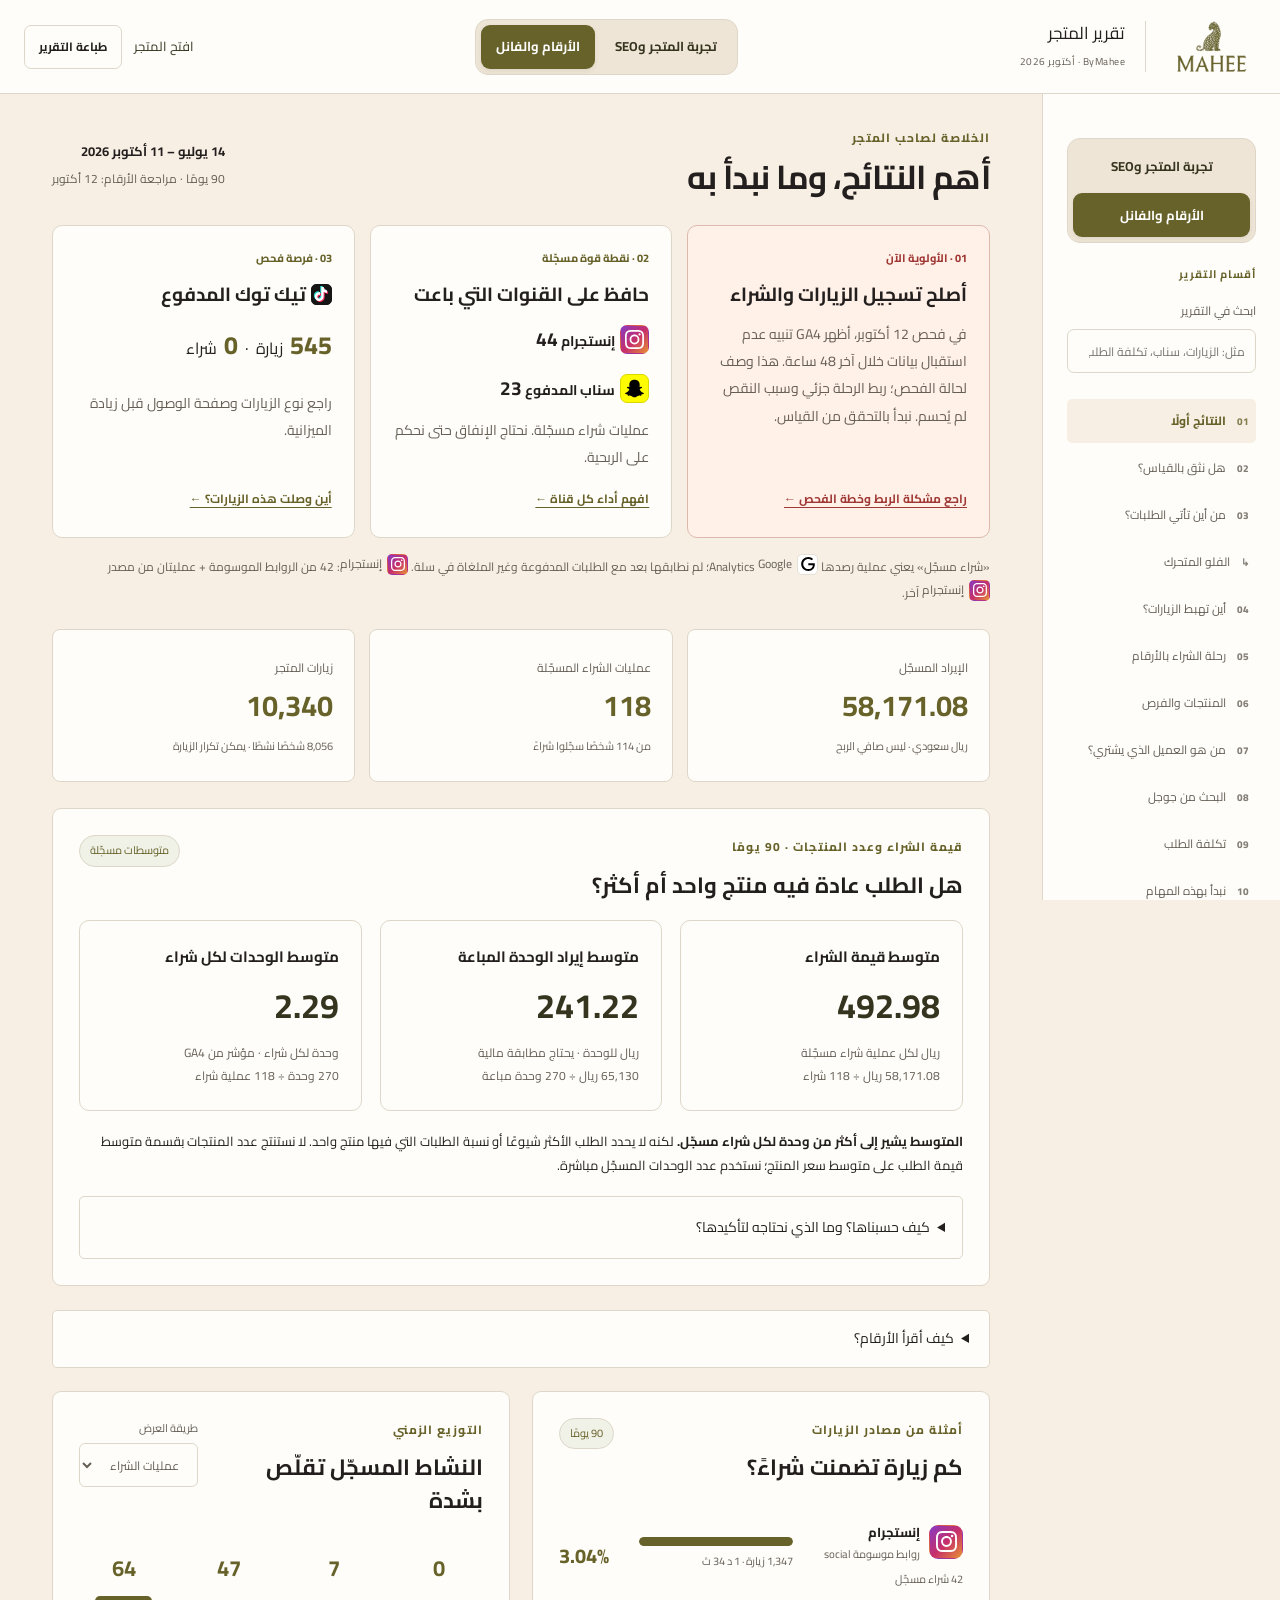
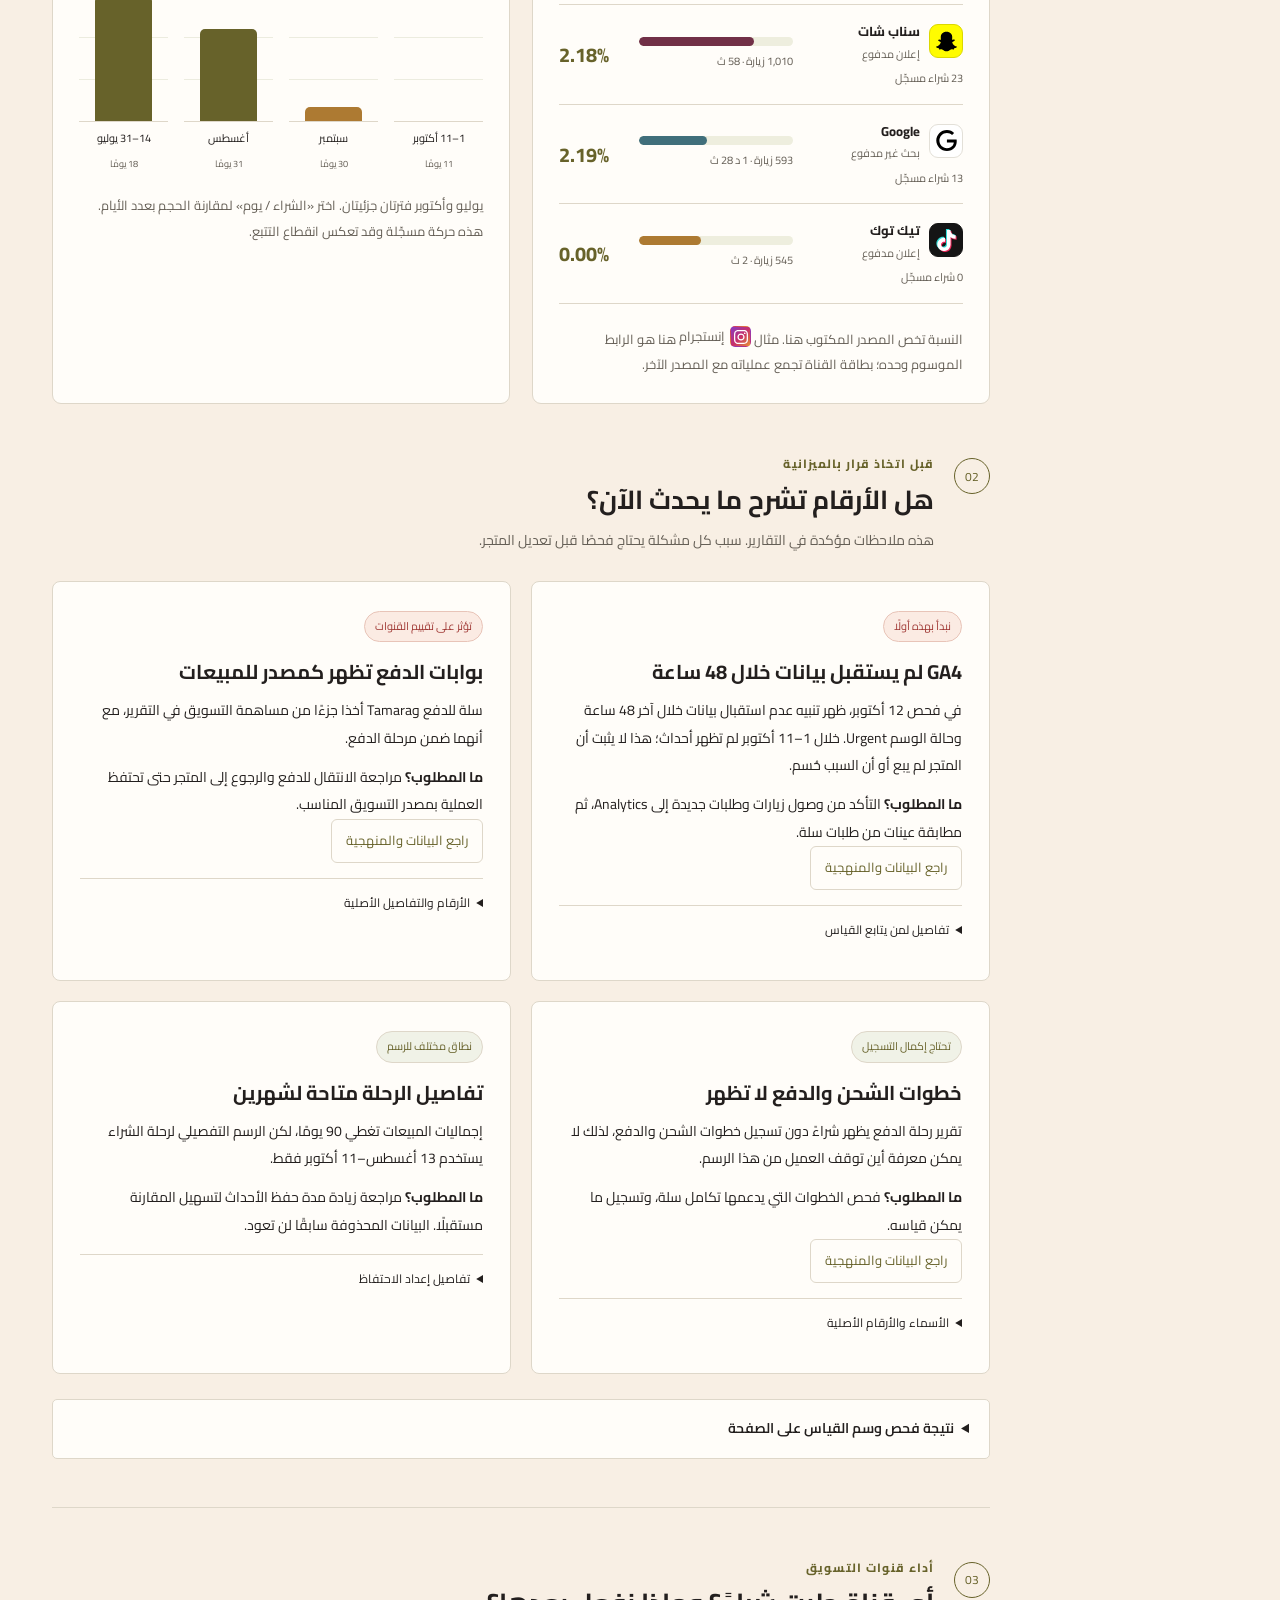
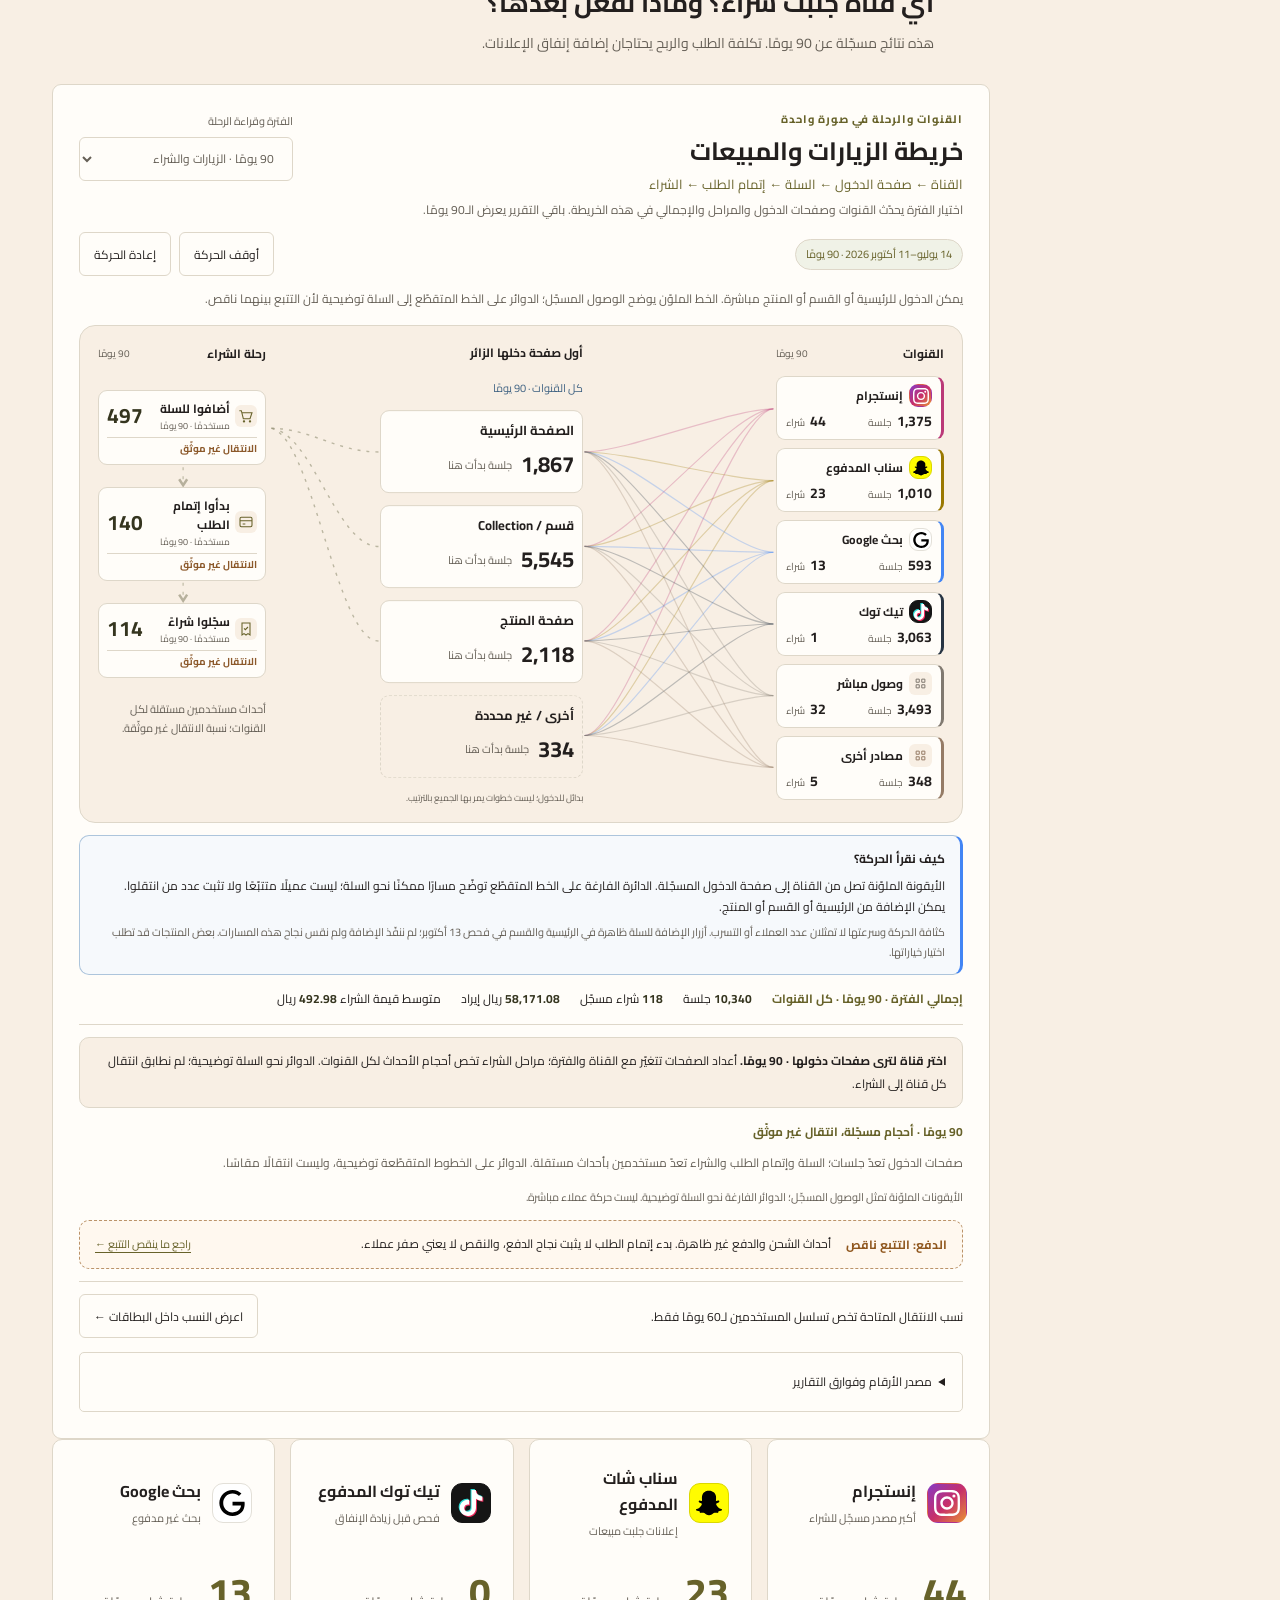
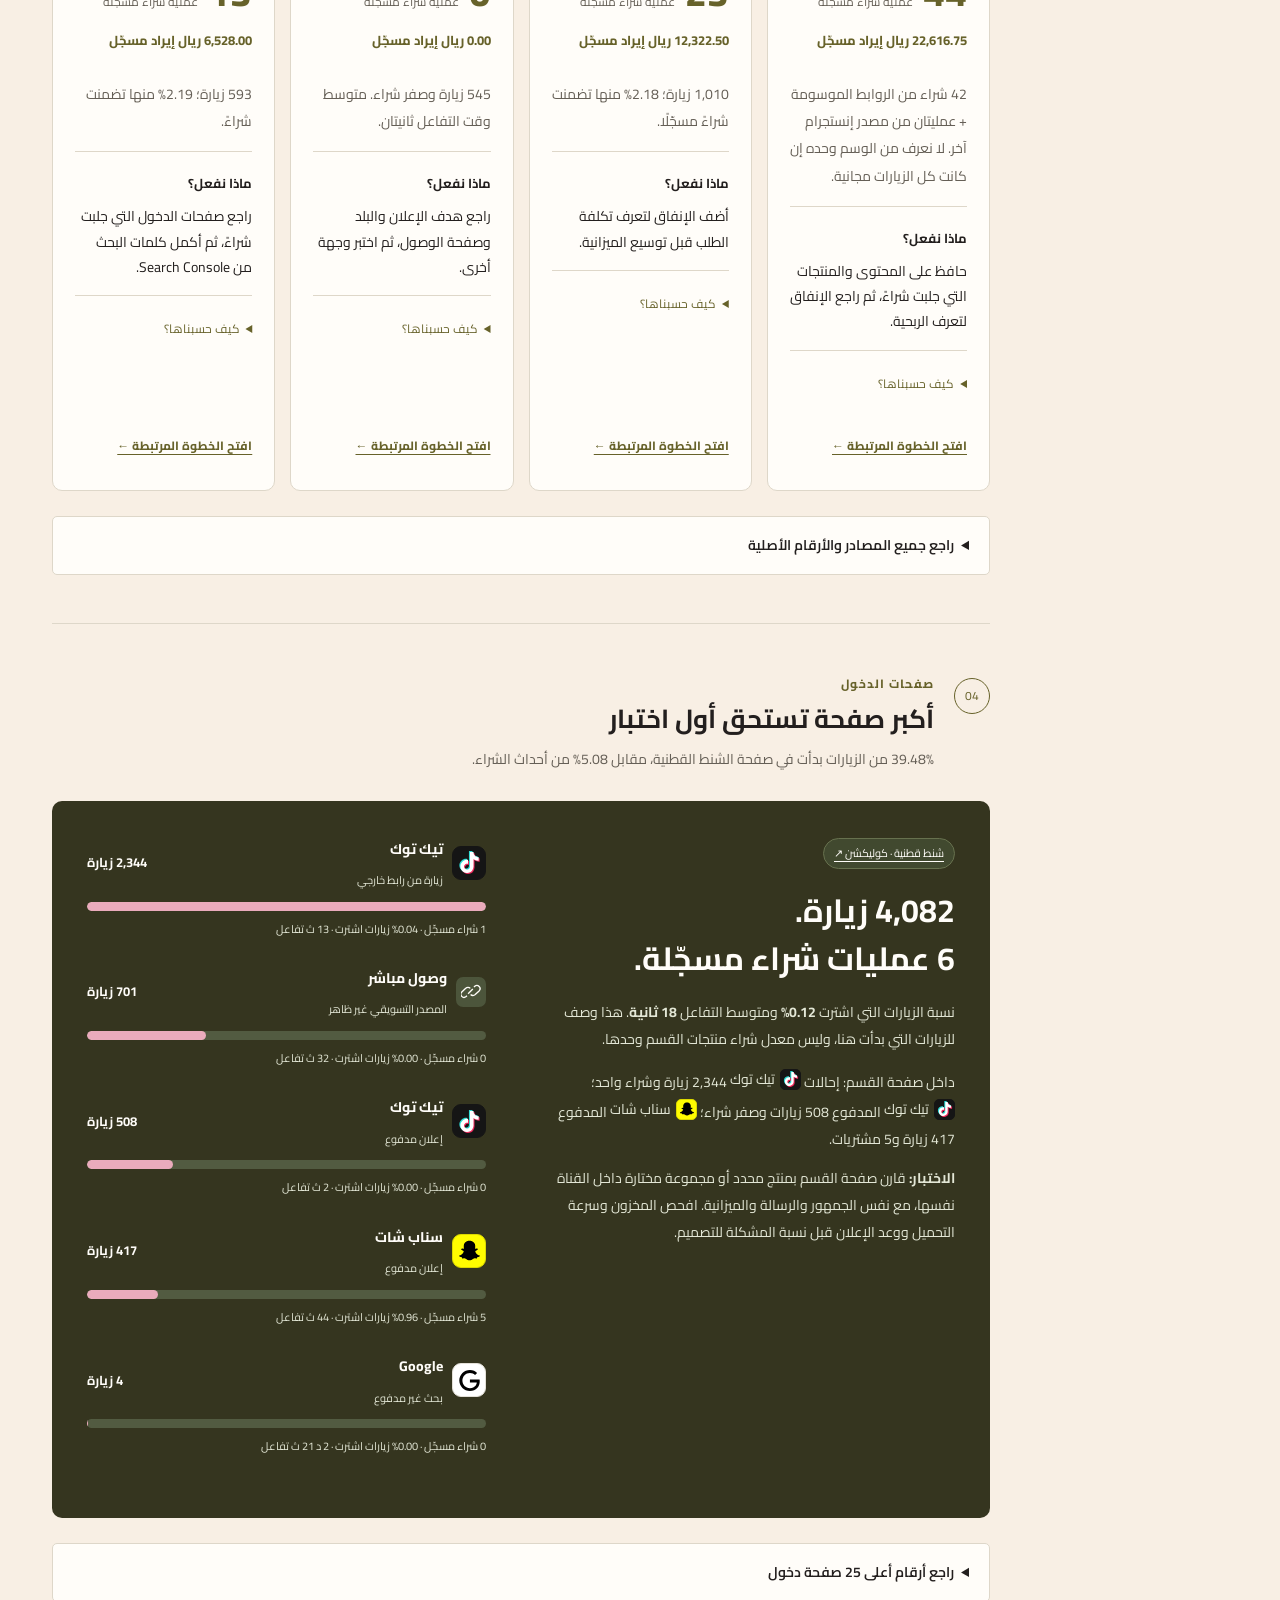
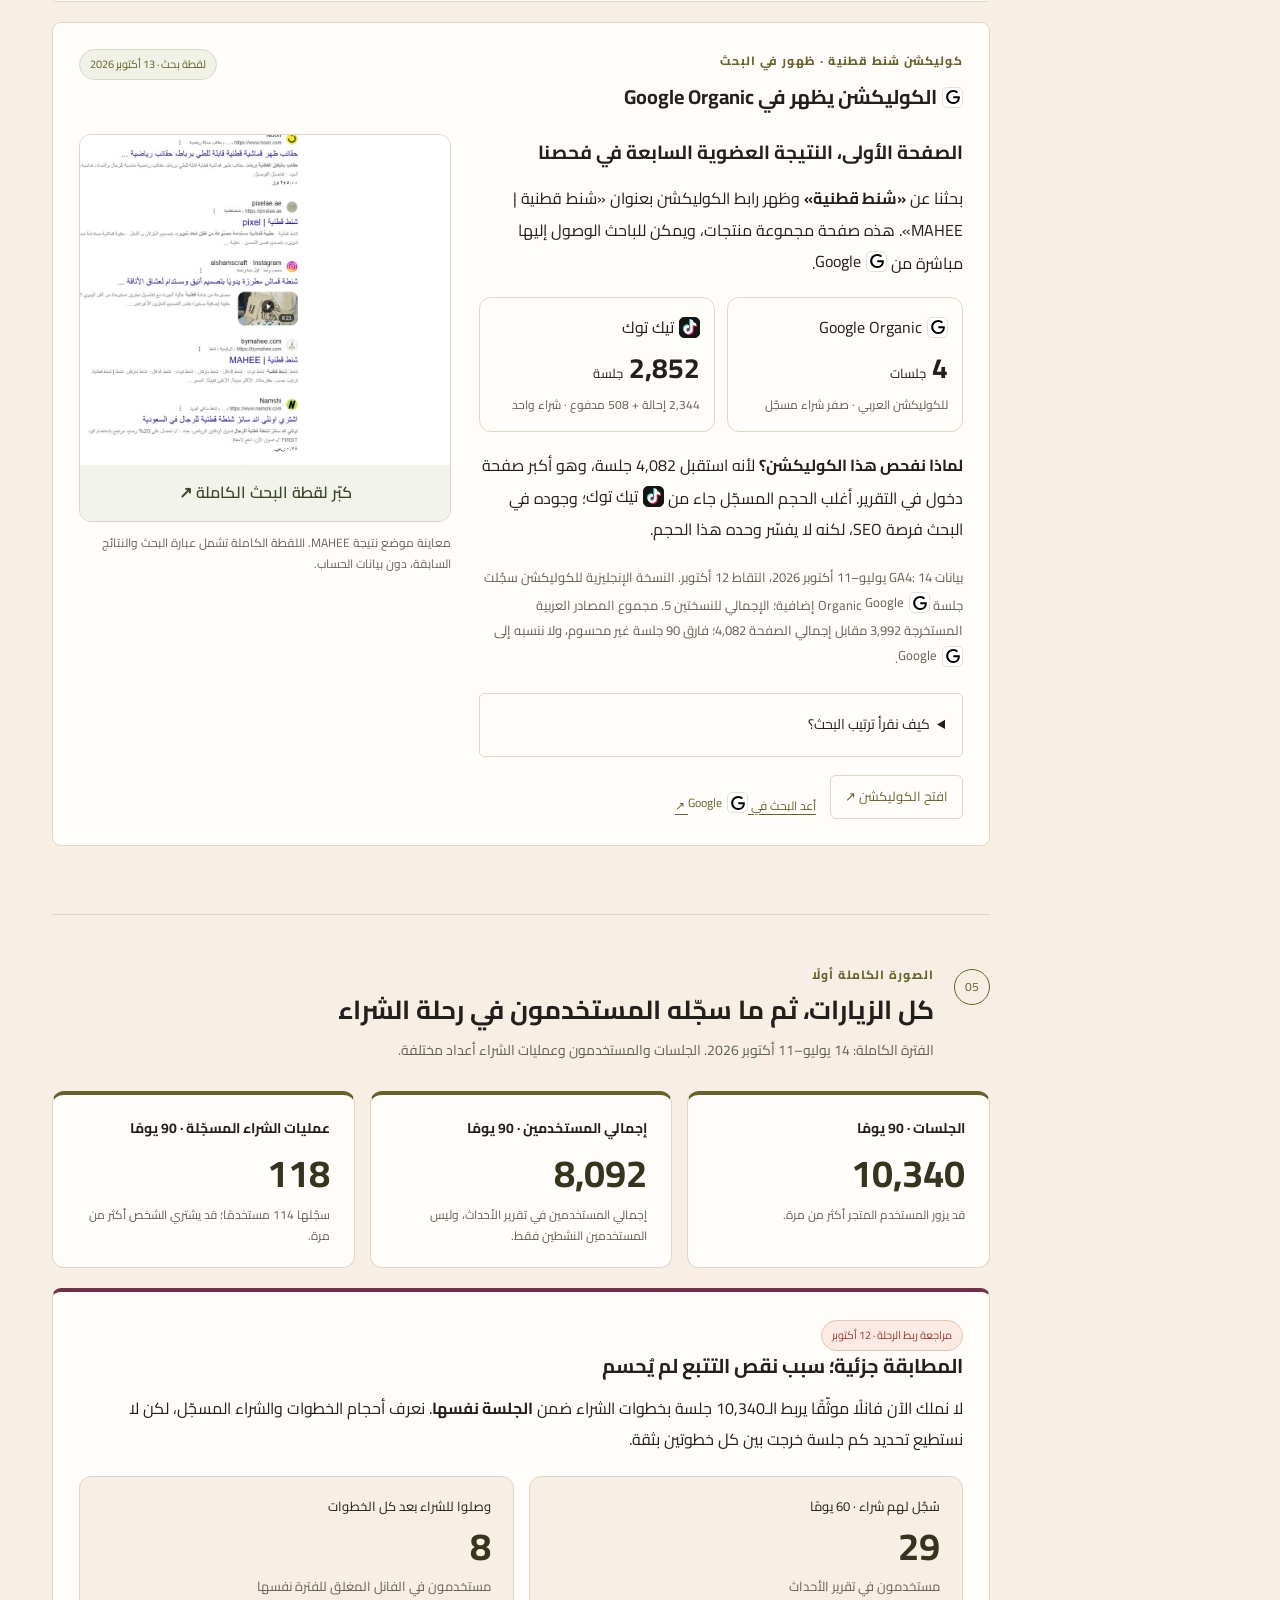
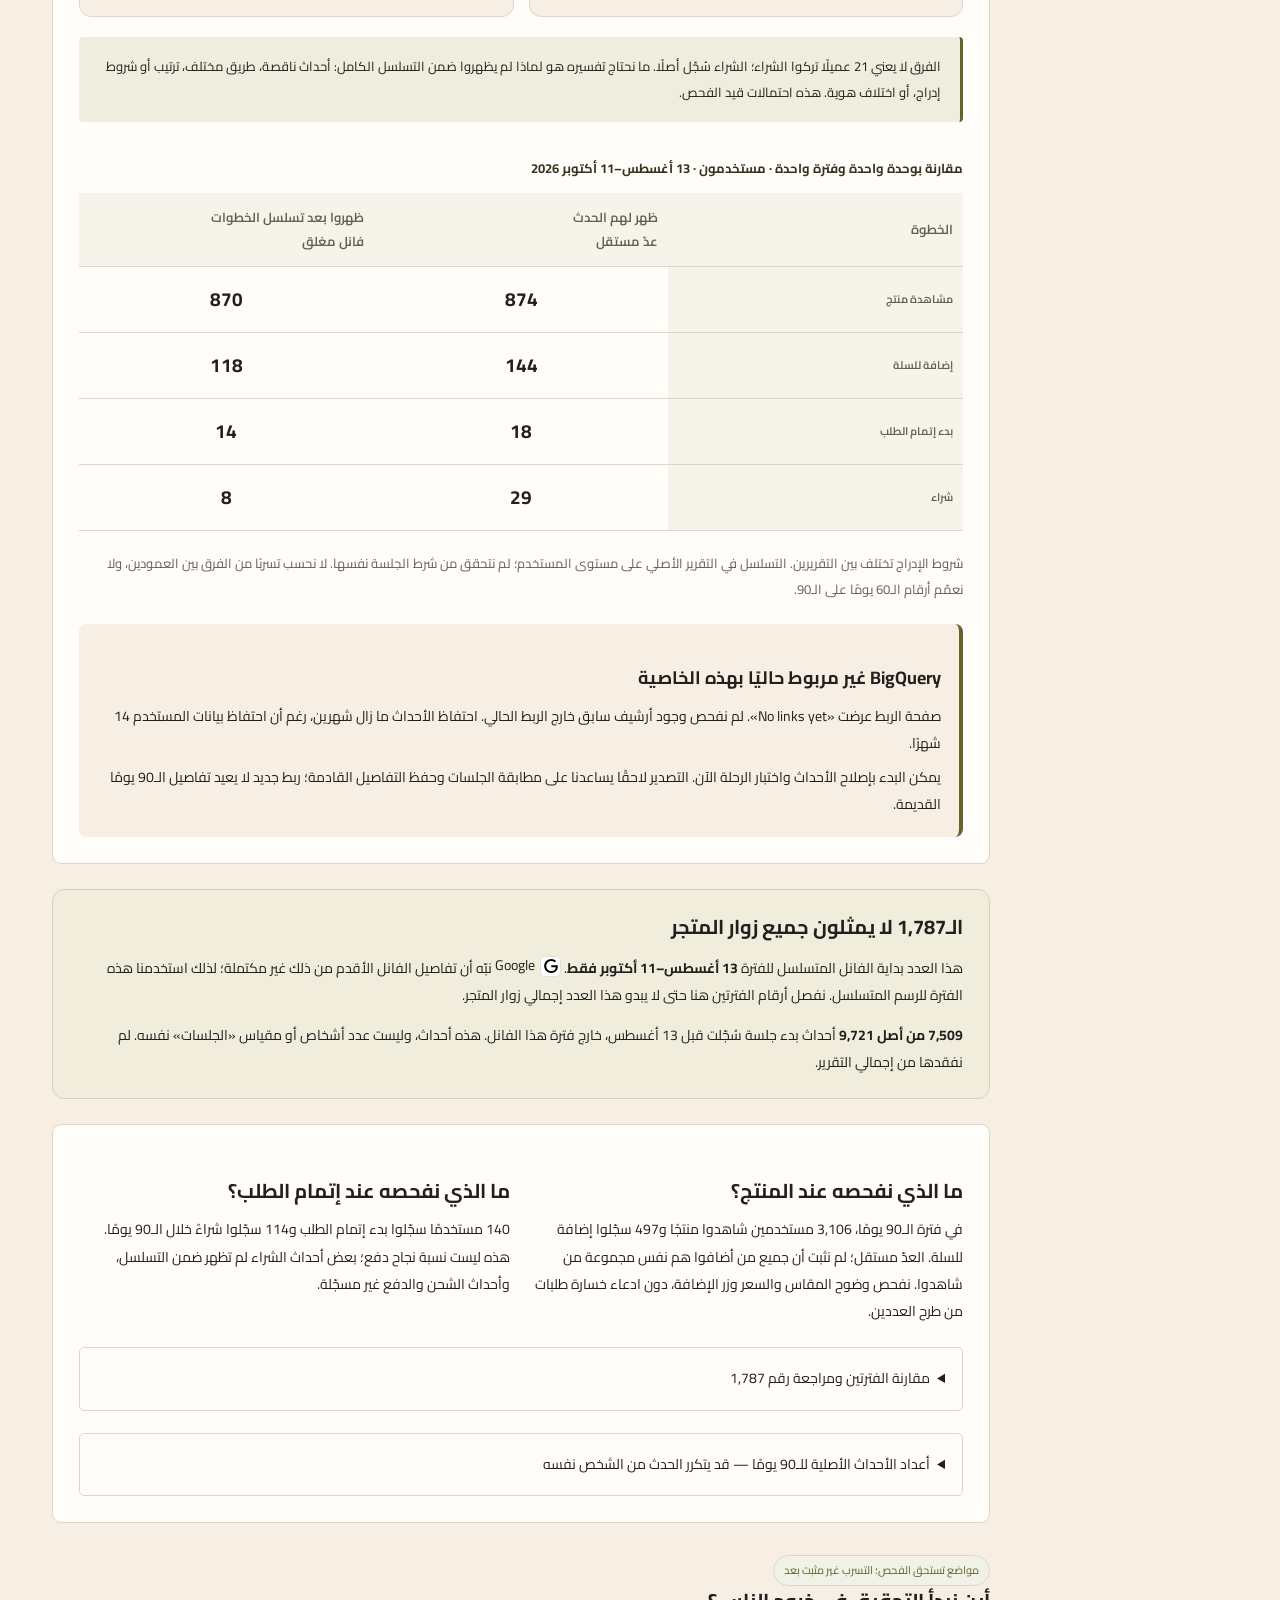
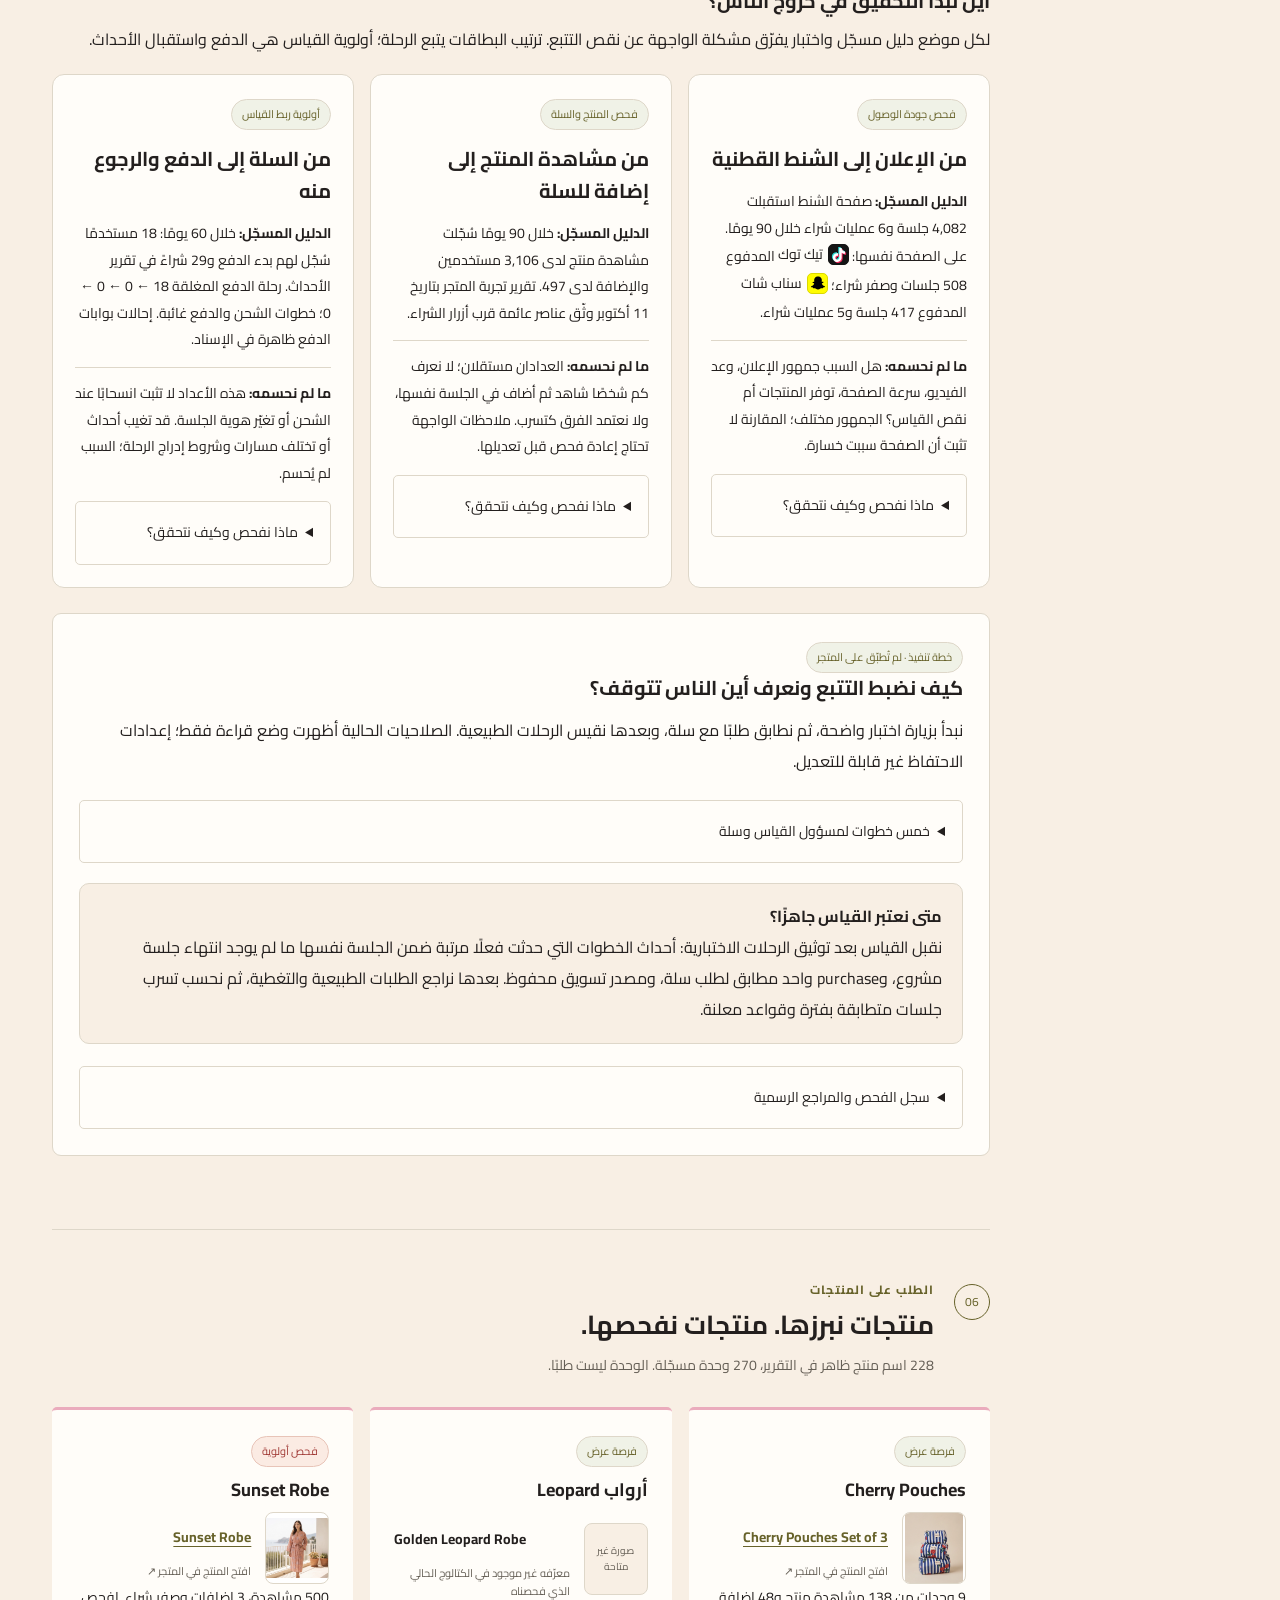
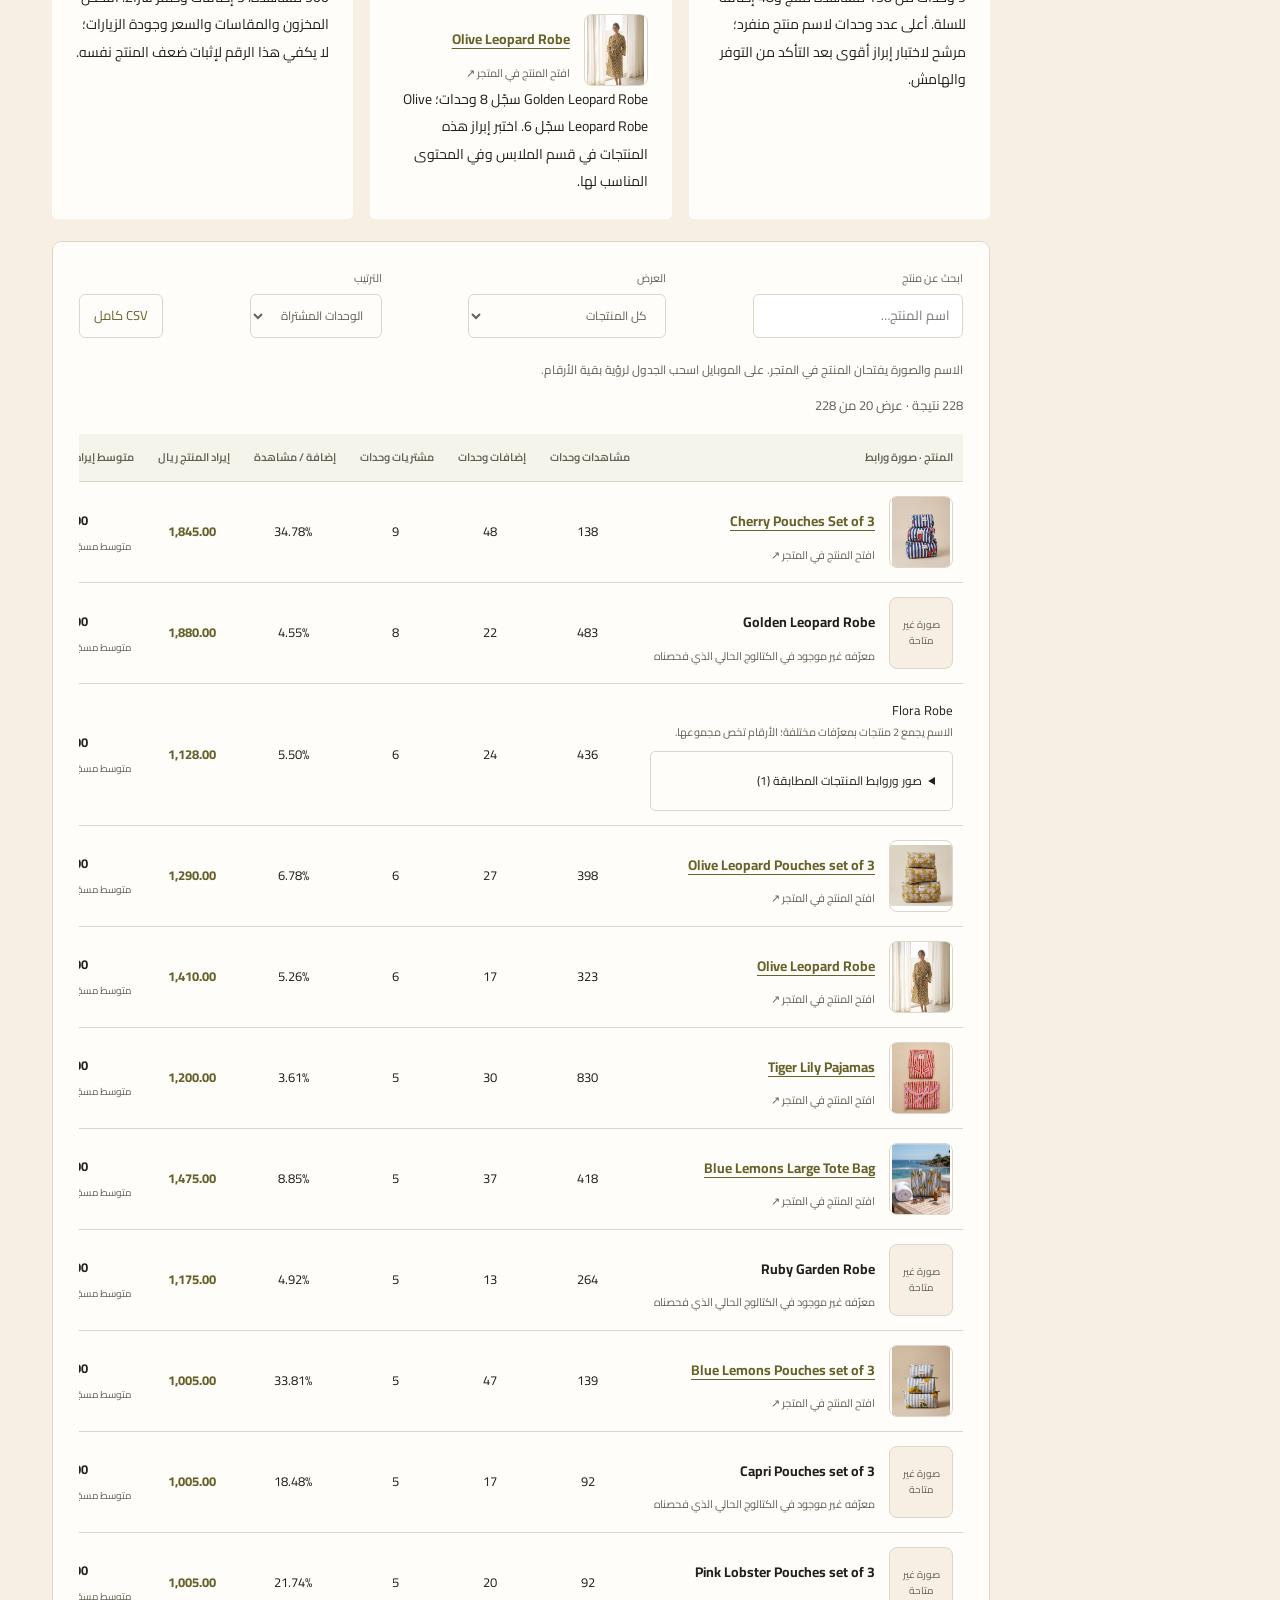
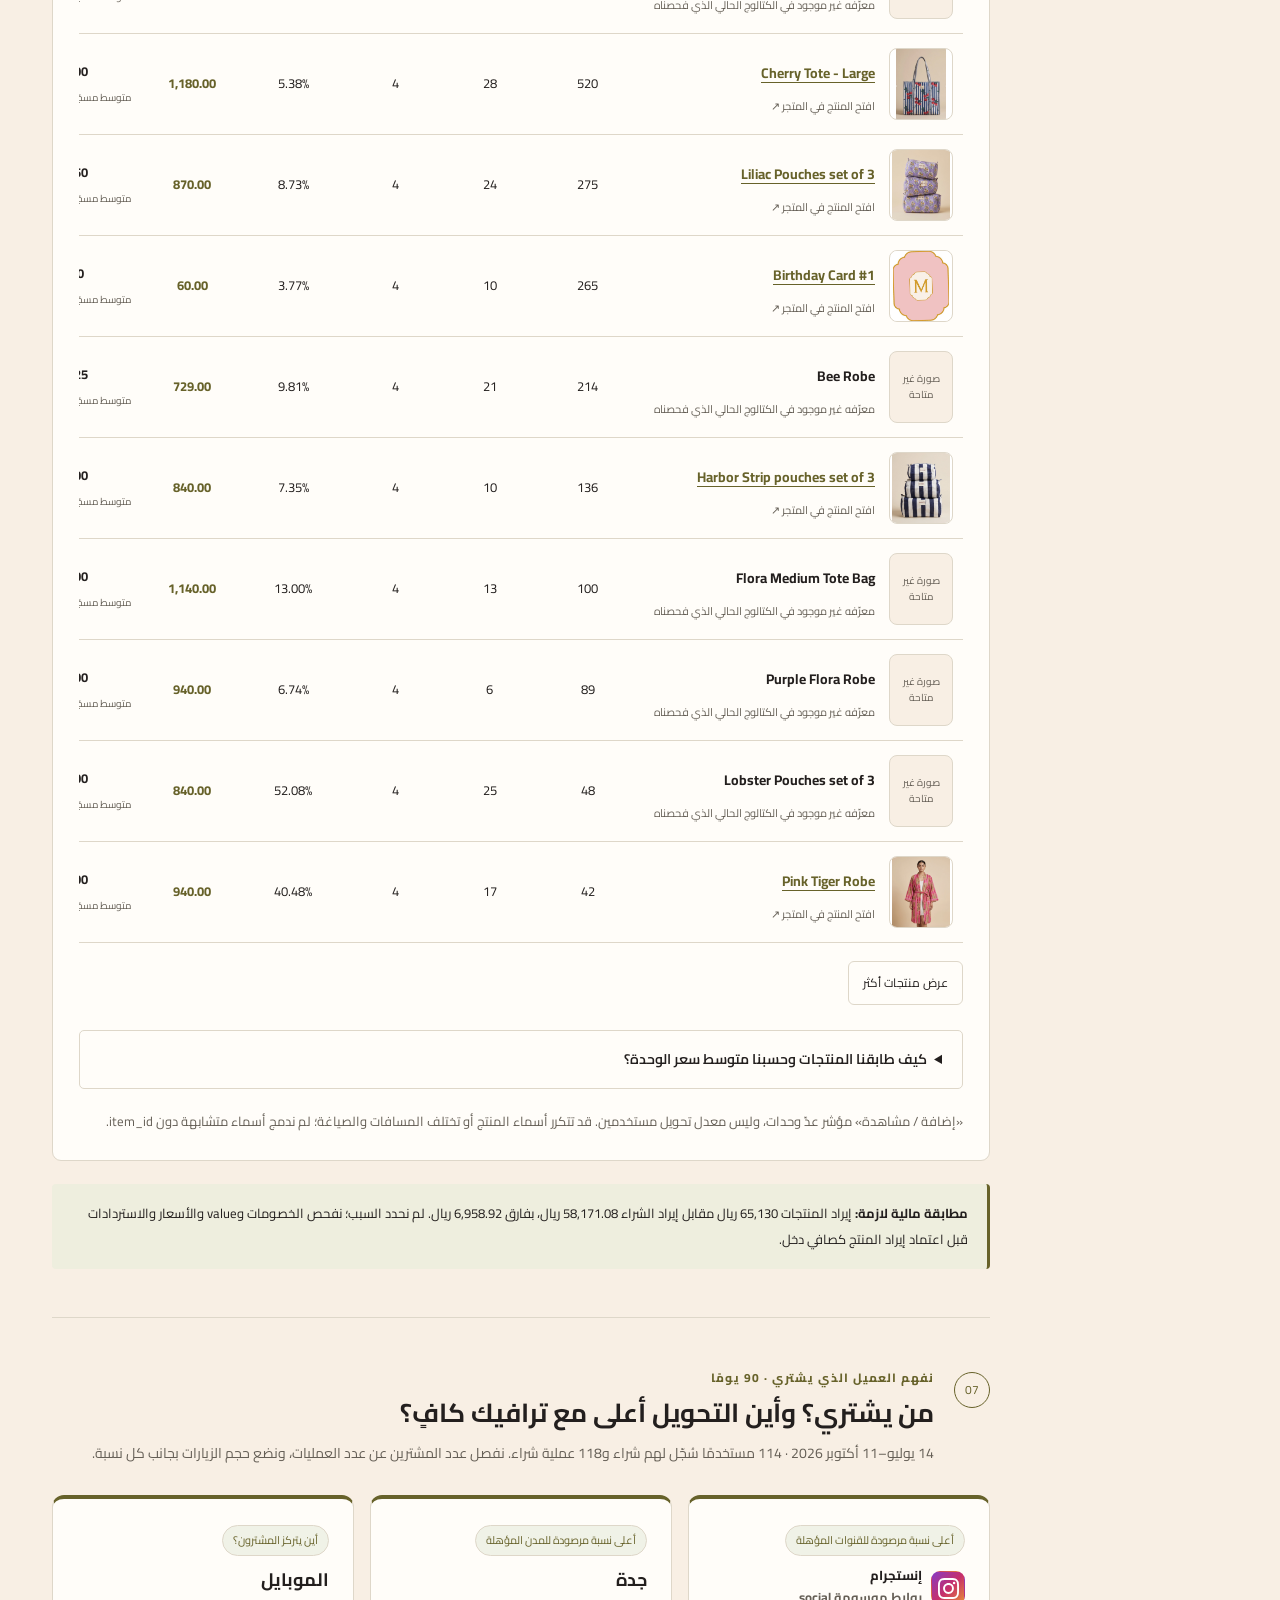
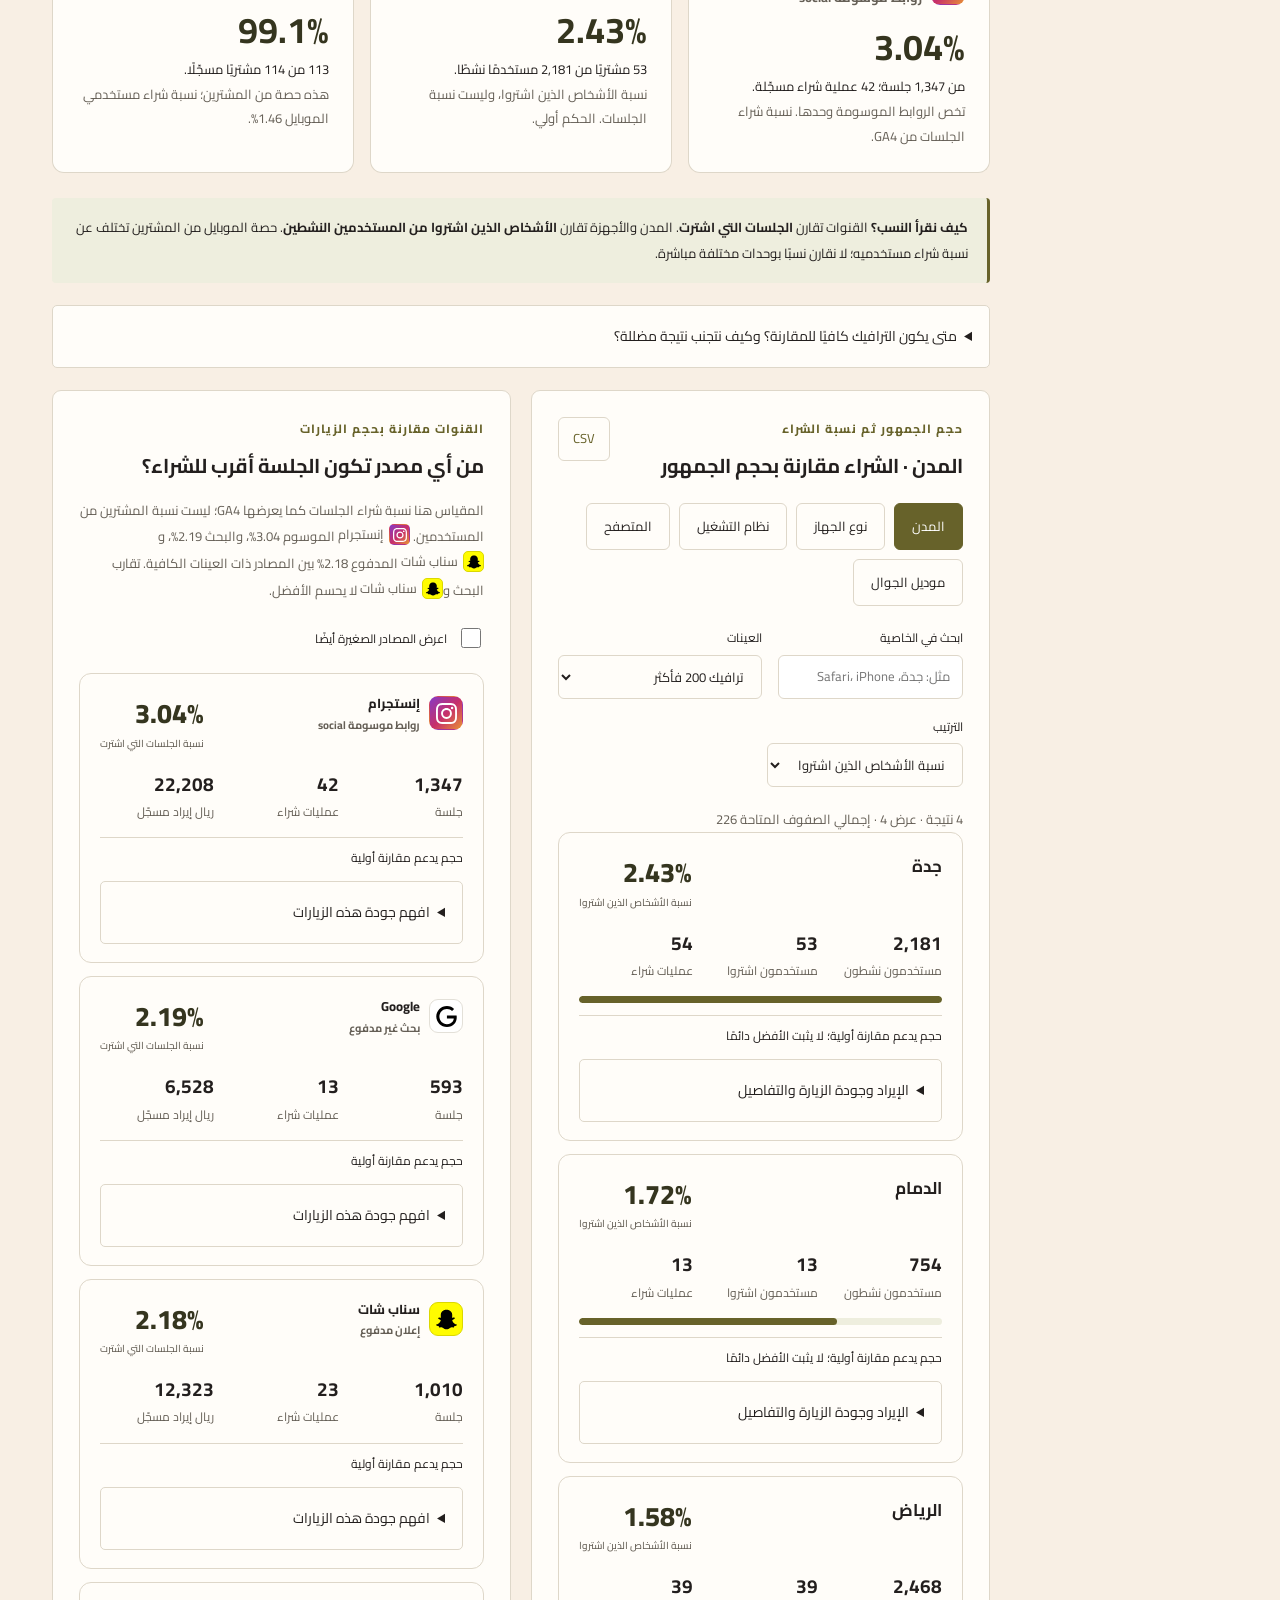
<file: analytics/index.html>
<!doctype html>
<html lang="ar" dir="rtl"><head><meta charset="utf-8"><meta name="viewport" content="width=device-width,initial-scale=1"><meta name="robots" content="noindex,nofollow"><meta name="description" content="تحليل بيانات ByMahee: المبيعات، القنوات، رحلة الشراء وفرص التحسين."><title>ByMahee · من الزيارة إلى الطلب</title><link rel="stylesheet" href="dashboard.css?v=2.1"><link rel="stylesheet" href="infographics.css?v=3.0"><link rel="stylesheet" href="../report-navigation.css?v=3.0"><link rel="stylesheet" href="tracking-review.css?v=1.0"><link rel="stylesheet" href="buyer-profile.css?v=1.0"><link rel="stylesheet" href="organic-search.css?v=1.0"><link rel="stylesheet" href="product-details.css?v=1.0"><link rel="stylesheet" href="channel-motion.css?v=1.0"><link rel="stylesheet" href="funnel-motion.css?v=6.0"><link rel="stylesheet" href="cotton-search-evidence.css?v=1.0"></head>
<body><a class="skip" href="#main">تجاوز إلى المحتوى</a>
<header class="topbar shell-header"><div class="shell-header-inner"><a class="brand" href="#overview"><img src="assets/mahee-logo.webp" alt="MAHEE" width="100" height="56"><span>تقرير المتجر<br><small>ByMahee · أكتوبر 2026</small></span></a><nav class="report-switch" aria-label="شاشات تقرير المتجر"><a href="../index.html">تجربة المتجر وSEO</a><a href="index.html" aria-current="page">الأرقام والفانل</a></nav><div class="top-actions"><a class="text-link" href="https://bymahee.com/ar" target="_blank" rel="noopener">افتح المتجر</a><button id="print">طباعة التقرير</button><button id="menu" aria-expanded="false" aria-controls="sidebar">فهرس التقرير</button></div></div></header><div class="layout report-layout"><aside id="sidebar" class="sidebar report-sidebar"><nav class="report-switch" aria-label="شاشات تقرير المتجر"><a href="../index.html">تجربة المتجر وSEO</a><a href="index.html" aria-current="page">الأرقام والفانل</a></nav><p class="eyebrow">أقسام التقرير</p><label for="section-search">ابحث في التقرير</label><input id="section-search" type="search" placeholder="مثل: الزيارات، سناب، تكلفة الطلب"><div id="section-search-results" aria-live="polite"></div><nav aria-label="أقسام التحليل"><a href="#overview"><span>01</span> النتائج أولًا</a><a href="#quality"><span>02</span> هل نثق بالقياس؟</a><a href="#channels"><span>03</span> من أين تأتي الطلبات؟</a><a class="motion-nav-link" href="#channel-map"><span>↳</span>الفلو المتحرك</a><a href="#landing"><span>04</span> أين تهبط الزيارات؟</a><a href="#funnel"><span>05</span> رحلة الشراء بالأرقام</a><a href="#products"><span>06</span> المنتجات والفرص</a><a href="#audience"><span>07</span> من هو العميل الذي يشتري؟</a><a href="#organic"><span>08</span> البحث من جوجل</a><a href="#cost"><span>09</span> تكلفة الطلب</a><a href="#actions"><span>10</span> نبدأ بهذه المهام</a><a href="#sources"><span>11</span> المصادر والمنهجية</a></nav><div class="side-footer"><a href="../index.html">تقرير تجربة المتجر ←</a><p>تقرير المتجر · تحليل GA4<br>التقاط: 12 أكتوبر 2026</p></div></aside>
<main id="main">
<section id="overview" class="result-hero"><div class="result-heading"><div><p class="eyebrow">الخلاصة لصاحب المتجر</p><h1>أهم النتائج، وما نبدأ به</h1></div><div class="result-period"><b>14 يوليو – 11 أكتوبر 2026</b><span>90 يومًا · مراجعة الأرقام: 12 أكتوبر</span></div></div><div class="decision-grid">
<article class="decision-card urgent"><span class="decision-index">01 · الأولوية الآن</span><h2>أصلح تسجيل الزيارات والشراء</h2><p>في فحص 12 أكتوبر، أظهر GA4 تنبيه عدم استقبال بيانات خلال آخر 48 ساعة. هذا وصف لحالة الفحص؛ ربط الرحلة جزئي وسبب النقص لم يُحسم. نبدأ بالتحقق من القياس.</p><a href="#journey-match">راجع مشكلة الربط وخطة الفحص ←</a></article>
<article class="decision-card"><span class="decision-index">02 · نقطة قوة مسجّلة</span><h2>حافظ على القنوات التي باعت</h2><div class="decision-brands"><span class="inline-brand"><span class="platform-logo instagram"><img src="assets/channels/instagram.svg" alt="" width="24" height="24"></span><b>إنستجرام <bdi>44</bdi></b></span><span class="inline-brand"><span class="platform-logo snapchat"><img src="assets/channels/snapchat.svg" alt="" width="24" height="24"></span><b>سناب المدفوع <bdi>23</bdi></b></span></div><p>عمليات شراء مسجّلة. نحتاج الإنفاق حتى نحكم على الربحية.</p><a href="#channels">افهم أداء كل قناة ←</a></article>
<article class="decision-card"><span class="decision-index">03 · فرصة فحص</span><h2><span class="inline-brand"><span class="platform-logo tiktok"><img src="assets/channels/tiktok.svg" alt="" width="24" height="24"></span>تيك توك المدفوع</span></h2><p class="decision-number"><bdi>545</bdi> زيارة <span>·</span> <bdi>0</bdi> شراء</p><p>راجع نوع الزيارات وصفحة الوصول قبل زيادة الميزانية.</p><a href="#landing">أين وصلت هذه الزيارات؟ ←</a></article>
</div><p class="result-caption">«شراء مسجّل» يعني عملية رصدها Google Analytics؛ لم نطابقها بعد مع الطلبات المدفوعة وغير الملغاة في سلة. إنستجرام: 42 من الروابط الموسومة + عمليتان من مصدر إنستجرام آخر.</p></section>
<div class="kpis" id="kpis"></div>
<article id="basket-summary" class="panel basket-summary"><div class="panel-head"><div><p class="eyebrow">قيمة الشراء وعدد المنتجات · 90 يومًا</p><h2>هل الطلب عادة فيه منتج واحد أم أكثر؟</h2></div><span class="pill">متوسطات مسجّلة</span></div><div id="basket-metrics" class="basket-metrics"></div><p><b>المتوسط يشير إلى أكثر من وحدة لكل شراء مسجّل.</b> لكنه لا يحدد الطلب الأكثر شيوعًا أو نسبة الطلبات التي فيها منتج واحد. لا نستنتج عدد المنتجات بقسمة متوسط قيمة الطلب على متوسط سعر المنتج؛ نستخدم عدد الوحدات المسجّل مباشرة.</p><details><summary>كيف حسبناها؟ وما الذي نحتاجه لتأكيدها؟</summary><p>الفترة 14 يوليو–11 أكتوبر 2026. متوسط قيمة الشراء = 58,171.08 ÷ 118. متوسط إيراد الوحدة المباعة = 65,130 ÷ 270؛ هذا متوسط موزون بالوحدات المباعة، وليس متوسط أسعار الكتالوج اليوم. متوسط الوحدات لكل شراء = 270 ÷ 118.</p><p>إيراد المنتجات يختلف عن إيراد الشراء بفارق 6,958.92 ريال لم يُفسّر بعد؛ لذلك متوسط إيراد الوحدة يحتاج مطابقة مالية مع سلة، ولا نعتبره سعرًا صافيًا مؤكّدًا. متوسط الوحدات أيضًا يحتاج التحقق من تسجيل كمية المنتجات لكل طلب وعدم تكرار الشراء.</p><p>الوحدة قد تكون قطعة أو طقمًا يُباع كمنتج واحد، وقد تتكرر القطعة نفسها. 2.29 وحدة لا يعني 2.29 نوع منتج مختلف ولا متوسطًا لكل عميل. نحتاج تصدير الطلبات من سلة مع كميات المنتجات وحالات الدفع والإلغاء، دون بيانات العملاء، حتى نعرض نسبة طلبات الوحدة الواحدة والطلبات المتعددة والوسيط.</p><a href="https://support.google.com/analytics/answer/12924131?hl=en" target="_blank" rel="noopener">Google: إيراد المنتج وعدد الوحدات</a></details></article>

<details class="plain-help"><summary>كيف أقرأ الأرقام؟</summary><div class="glossary"><article><h3>الزيارة</h3><p>جولة تصفح في المتجر. الشخص نفسه قد يزور أكثر من مرة؛ لذلك الزيارات تختلف عن عدد الأشخاص.</p></article><article><h3>نسبة الزيارات التي اشترت</h3><p>كم زيارة تضمنت شراءً مسجّلًا. إجمالي المتجر 1.12%، أي حوالي زيارة واحدة من كل 100.</p></article><article><h3>الإيراد</h3><p>المبلغ المسجّل في الشراء، وليس الربح. الربح يحتاج تكلفة البضاعة والشحن والإعلانات والمردودات.</p></article><article><h3>تكلفة الطلب</h3><p>إنفاق الإعلان ÷ عمليات الشراء المسجّلة للقناة. ستظهر عندما نضيف الإنفاق للفترة نفسها.</p></article></div></details>
<div class="two-col"><article class="panel"><div class="panel-head"><div><p class="eyebrow">أمثلة من مصادر الزيارات</p><h2>كم زيارة تضمنت شراءً؟</h2></div><span class="pill">90 يومًا</span></div><div id="spotlight"></div><p class="footnote">النسبة تخص المصدر المكتوب هنا. مثال إنستجرام هنا هو الرابط الموسوم وحده؛ بطاقة القناة تجمع عملياته مع المصدر الآخر.</p></article><article class="panel"><div class="panel-head"><div><p class="eyebrow">التوزيع الزمني</p><h2>النشاط المسجّل تقلّص بشدة</h2></div><label class="select-label">طريقة العرض<select id="month-mode"><option value="total">عمليات الشراء</option><option value="daily">الشراء / يوم</option></select></label></div><div id="monthly" class="monthly"></div><p class="footnote">يوليو وأكتوبر فترتان جزئيتان. اختر «الشراء / يوم» لمقارنة الحجم بعدد الأيام. هذه حركة مسجّلة وقد تعكس انقطاع التتبع.</p></article></div>
<section id="quality"><div class="section-title"><span>02</span><div><p class="eyebrow">قبل اتخاذ قرار بالميزانية</p><h2>هل الأرقام تشرح ما يحدث الآن؟</h2><p>هذه ملاحظات مؤكدة في التقارير. سبب كل مشكلة يحتاج فحصًا قبل تعديل المتجر.</p></div></div><div class="quality-grid">
<article class="finding"><span class="pill danger">نبدأ بهذه أولًا</span><h3>GA4 لم يستقبل بيانات خلال 48 ساعة</h3><p>في فحص 12 أكتوبر، ظهر تنبيه عدم استقبال بيانات خلال آخر 48 ساعة وحالة الوسم Urgent. خلال 1–11 أكتوبر لم تظهر أحداث؛ هذا لا يثبت أن المتجر لم يبع أو أن السبب حُسم.</p><p><b>ما المطلوب؟</b> التأكد من وصول زيارات وطلبات جديدة إلى Analytics، ثم مطابقة عينات من طلبات سلة.</p><a class="small-button" href="#sources">راجع البيانات والمنهجية</a><details><summary>تفاصيل لمن يتابع القياس</summary><p>آخر 30 يومًا: مستخدمان وحدثا شراء فقط. افحص التكامل والوسم والموافقة على Safari والموبايل، وتحقق من الاستلام في Realtime وDebugView.</p></details></article>
<article class="finding"><span class="pill danger">تؤثر على تقييم القنوات</span><h3>بوابات الدفع تظهر كمصدر للمبيعات</h3><p>سلة للدفع وTamara أخذا جزءًا من مساهمة التسويق في التقرير، مع أنهما ضمن مرحلة الدفع.</p><p><b>ما المطلوب؟</b> مراجعة الانتقال للدفع والرجوع إلى المتجر حتى تحتفظ العملية بمصدر التسويق المناسب.</p><a class="small-button" href="#sources">راجع البيانات والمنهجية</a><details><summary>الأرقام والتفاصيل الأصلية</summary><p><bdi>pay.salla.sa</bdi>: مساهمة تعادل 12.19 شراء و7,022.47 ريال؛ <bdi>checkout.tamara.co</bdi>: 1.72 و849.26 ريال. هذه كسور مساهمة، وليست عدد طلبات منفصلة. راجع الإحالات غير المرغوبة وهوية الجلسة؛ لم نغير إعدادات المتجر.</p></details></article>
<article class="finding"><span class="pill">تحتاج إكمال التسجيل</span><h3>خطوات الشحن والدفع لا تظهر</h3><p>تقرير رحلة الدفع يظهر شراءً دون تسجيل خطوات الشحن والدفع، لذلك لا يمكن معرفة أين توقف العميل من هذا الرسم.</p><p><b>ما المطلوب؟</b> فحص الخطوات التي يدعمها تكامل سلة، وتسجيل ما يمكن قياسه.</p><a class="small-button" href="#sources">راجع البيانات والمنهجية</a><details><summary>الأسماء والأرقام الأصلية</summary><p>لا يظهر <bdi>add_shipping_info</bdi> أو <bdi>add_payment_info</bdi> ضمن أحداث الـ90 يومًا. رحلة الدفع المفتوحة تعرض 20 مستخدم شراء مقابل صفر شحن وصفر دفع.</p></details></article>
<article class="finding"><span class="pill">نطاق مختلف للرسم</span><h3>تفاصيل الرحلة متاحة لشهرين</h3><p>إجماليات المبيعات تغطي 90 يومًا، لكن الرسم التفصيلي لرحلة الشراء يستخدم 13 أغسطس–11 أكتوبر فقط.</p><p><b>ما المطلوب؟</b> مراجعة زيادة مدة حفظ الأحداث لتسهيل المقارنة مستقبلًا. البيانات المحذوفة سابقًا لن تعود.</p><details><summary>تفاصيل إعداد الاحتفاظ</summary><p>Event data: شهران. User data: 14 شهرًا. Google يقول إن الفانل مكتمل فقط بعد 12 أغسطس. صاحب صلاحية التعديل يراجع رفع حفظ الأحداث إلى 14 شهرًا.</p><a class="small-link" href="https://support.google.com/analytics/answer/7667196?hl=en" target="_blank" rel="noreferrer">شرح Google للاحتفاظ بالبيانات ↗</a></details></article>
</div><details class="technical"><summary>نتيجة فحص وسم القياس على الصفحة</summary><p class="note">وسم وجهة Analytics وحاوية GTM موجودان في DOM للرئيسية حسب فحص 12 أكتوبر. الوجود وحده لا يثبت إرسال البيانات. لم نفحص محتوى الحاوية أو طلبات الشبكة، ولم نحسم سبب عدم الاستلام.</p></details></section>
<section id="channels"><div class="section-title"><span>03</span><div><p class="eyebrow">أداء قنوات التسويق</p><h2>أي قناة جلبت شراءً؟ وماذا نفعل بعدها؟</h2><p>هذه نتائج مسجّلة عن 90 يومًا. تكلفة الطلب والربح يحتاجان إضافة إنفاق الإعلانات.</p></div></div><article id="channel-map" class="panel combined-flow"><div id="funnel-motion"><div class="panel-head"><div><p class="eyebrow">القنوات والرحلة في صورة واحدة</p><h3>خريطة الزيارات والمبيعات</h3><p id="funnel-view-title" class="ff-route-heading"></p><p id="funnel-view-description" class="muted small"></p></div><label class="select-label">الفترة وقراءة الرحلة<select id="funnel-mode"><option value="reach_90">90 يومًا · الزيارات والشراء</option><option value="closed">60 يومًا · التسلسل ونسب الانتقال</option></select></label></div>
<div class="ff-toolbar"><span id="funnel-period-badge" class="pill"></span><div class="ff-controls"><button id="pause-funnel" class="small-button" type="button" aria-pressed="false">أوقف الحركة</button><button id="replay-funnel" class="small-button" type="button">إعادة الحركة</button></div></div>
<p class="ff-honesty">يمكن الدخول للرئيسية أو القسم أو المنتج مباشرة. الخط الملوّن يوضح الوصول المسجّل؛ الدوائر على الخط المتقطّع إلى السلة توضيحية لأن التتبع بينهما ناقص.</p>
<div id="funnel-visual" class="ff-canvas" aria-label="مصادر الزيارات ومراحل الشراء"></div>
<div id="ff-entry-evidence" class="ff-entry-evidence"></div><div id="ff-store-summary" class="ff-store-summary" aria-label="إجمالي نتائج المتجر للـ90 يومًا"></div><div id="ff-channel-detail" class="ff-channel-detail" aria-live="polite"></div>
<p id="funnel-graphic-title" class="ff-view-label"></p><p id="funnel-graphic-caption" class="ff-caption"></p><p id="ff-motion-state" class="ff-motion-state" aria-live="polite"></p>
<div class="ff-tracking-gap"><b>الدفع: التتبع ناقص</b><span>أحداث الشحن والدفع غير ظاهرة. بدء إتمام الطلب لا يثبت نجاح الدفع، والنقص لا يعني صفر عملاء.</span><a href="#journey-match">راجع ما ينقص التتبع ←</a></div>
<div id="ff-rate-summary" class="ff-rate-summary"><span>نسب الانتقال المتاحة تخص تسلسل المستخدمين لـ60 يومًا فقط.</span><button id="ff-show-rates" class="small-button" type="button">اعرض النسب داخل البطاقات ←</button></div>
<div id="funnel-chart" hidden></div><details class="ff-method"><summary>مصدر الأرقام وفوارق التقارير</summary><p id="ff-entry-method-period"></p><p>قرأنا التقرير في 13 أكتوبر للفترتين، بنفس تقسيم القنوات وتصنيف الرئيسية والقسم والمنتج وأخرى/غير محددة. لا ننشر مسارات الحساب والدفع أو معرّفات العملاء. قد يختلف إجمالي تقرير الدخول عن مجموع صفوفه؛ عدّ الجلسات في GA4 يستخدم التقدير، ولم نحسم سبب كل فرق.</p><div class="table-wrap" tabindex="0"><table><thead><tr><th>القناة</th><th>إجمالي تقرير الدخول</th><th>مجموع صفوف الدخول</th></tr></thead><tbody id="ff-entry-reconciliation"></tbody></table></div><p id="funnel-note"></p><p>في وضع نسب التسلسل، السلة وإتمام الطلب والشراء تخص الفانل المغلق نفسه؛ صفحة البداية للقناة ليست مطابقة لهذا الفانل. الدوائر المتقطّعة تبقى توضيحية في الحالتين. شراء GA4 لم يُطابق بالطلبات المدفوعة وغير الملغاة في سلة. الوصول المباشر لا يحدد منصة تسويق، وsocial لا يثبت وحده أن الزيارات مجانية.</p><a class="small-button" href="channel-entry-routes.json" download>بيانات دخول الـ90 يومًا JSON</a><a class="small-button" href="channel-entry-routes-60.json" download>بيانات دخول الـ60 يومًا JSON</a><a class="small-button" href="flow-validation.json" download>سجل فحص خيارات الفترة والحركة</a><ul class="references"><li><a href="https://support.google.com/analytics/answer/12931766?hl=en">ما الذي يعدّه تقرير صفحات الدخول؟</a></li><li><a href="https://support.google.com/analytics/answer/13331292?hl=en">تقدير عدّ الجلسات في GA4</a></li></ul></details></div></article><div id="channel-cards" class="channel-cards"></div>
<details class="technical" id="all-source-details"><summary>راجع جميع المصادر والأرقام الأصلية</summary><div class="panel"><div class="controls"><div class="tabs" role="group" aria-label="تفصيل القنوات"><button class="active" data-channel-view="sources" aria-pressed="true">كل المصادر</button><button data-channel-view="channels" aria-pressed="false">حسب نوع الزيارات</button><button data-channel-view="attribution_sources" aria-pressed="false">توزيع مساهمة المصادر</button></div><label class="select-label">رتّب حسب<select id="channel-sort"><option value="purchases">الشراء</option><option value="revenue">الإيراد</option><option value="sessions">الزيارات</option></select></label></div><p id="channel-definition" class="note"></p><p class="table-hint">على الموبايل: اسحب الجدول أفقيًا لرؤية بقية الأعمدة.</p><div class="table-wrap" tabindex="0" aria-label="جدول المصادر قابل للتمرير"><table><thead id="channel-head"></thead><tbody id="channel-body"></tbody></table></div><div class="reconciliation-note"><b>توضيح من مراجعة الأرقام:</b> إجمالي الزيارات الذي يعرضه Google هو 10,340. مجموع صفوف المصادر 9,859، وصفوف أنواع الزيارات 9,894. سبب الفارق لم يُحسم؛ حافظنا على الإجمالي والصفوف كما وردت، ولم ننشئ زيارات مفقودة أو نغيّر الأرقام. عمليات الشراء والإيراد يتطابقان بين جداول المصادر والقنوات.</div></div></details></section>
<section id="landing"><div class="section-title"><span>04</span><div><p class="eyebrow">صفحات الدخول</p><h2>أكبر صفحة تستحق أول اختبار</h2><p>39.48% من الزيارات بدأت في صفحة الشنط القطنية، مقابل 5.08% من أحداث الشراء.</p></div></div><div class="cotton-feature"><div><a class="pill" href="https://bymahee.com/ar/%D8%B4%D9%86%D8%B7-%D9%82%D8%B7%D9%86%D9%8A%D8%A9/c1017943806" target="_blank" rel="noopener">شنط قطنية · كوليكشن ↗</a><h3>4,082 زيارة.<br>6 عمليات شراء مسجّلة.</h3><p>نسبة الزيارات التي اشترت <b>0.12%</b> ومتوسط التفاعل <b>18 ثانية</b>. هذا وصف للزيارات التي بدأت هنا، وليس معدل شراء منتجات القسم وحدها.</p><p>داخل صفحة القسم: إحالات تيك توك 2,344 زيارة وشراء واحد؛ TikTok المدفوع 508 زيارات وصفر شراء؛ Snapchat المدفوع 417 زيارة و5 مشتريات.</p><p><b>الاختبار:</b> قارن صفحة القسم بمنتج محدد أو مجموعة مختارة داخل القناة نفسها، مع نفس الجمهور والرسالة والميزانية. افحص المخزون وسرعة التحميل ووعد الإعلان قبل نسبة المشكلة للتصميم.</p></div><div id="cotton-bars"></div></div><details class="technical"><summary>راجع أرقام أعلى 25 صفحة دخول</summary><div class="panel"><div class="panel-head"><h3>صفحات الدخول حسب الزيارات</h3><a class="small-button" href="landing.csv" download>CSV</a></div><div class="table-wrap" tabindex="0"><table><thead><tr><th>صفحة الدخول</th><th>الزيارات</th><th>شراء مسجّل</th><th>نسبة زيارات اشترت</th><th>إيراد ريال</th><th>التفاعل</th></tr></thead><tbody id="landing-body"></tbody></table></div><p class="footnote">تم استخراج أعلى 25 من 611 صفحة، وليست كل الصفحات. مسارات الرئيسية «/» و«/ar» مفصولة كما تظهر في GA4. لا تُجمع نسب التحويل، ولا تثبت المقارنة سببية تأثير الصفحة.</p></div></details><article id="cotton-search-evidence" class="panel cotton-search-evidence">
  <div class="panel-head"><div><p class="eyebrow">كوليكشن شنط قطنية · ظهور في البحث</p><h3><span class="inline-brand"><span class="platform-logo google"><img src="assets/channels/google.svg" alt="" width="24" height="24"></span>الكوليكشن يظهر في Google Organic</span></h3></div><span class="pill">لقطة بحث · 13 أكتوبر 2026</span></div>
  <div class="cotton-search-grid"><div>
    <h4>الصفحة الأولى، النتيجة العضوية السابعة في فحصنا</h4>
    <p>بحثنا عن <b>«شنط قطنية»</b> وظهر رابط الكوليكشن بعنوان «شنط قطنية | MAHEE». هذه صفحة مجموعة منتجات، ويمكن للباحث الوصول إليها مباشرة من Google.</p>
    <div class="cotton-search-metrics"><article><span class="inline-brand"><span class="platform-logo google"><img src="assets/channels/google.svg" alt="" width="24" height="24"></span>Google Organic</span><strong>4 <small>جلسات</small></strong><small>للكوليكشن العربي · صفر شراء مسجّل</small></article><article><span class="inline-brand"><span class="platform-logo tiktok"><img src="assets/channels/tiktok.svg" alt="" width="24" height="24"></span>تيك توك</span><strong>2,852 <small>جلسة</small></strong><small>2,344 إحالة + 508 مدفوع · شراء واحد</small></article></div>
    <p><b>لماذا نفحص هذا الكوليكشن؟</b> لأنه استقبل 4,082 جلسة، وهو أكبر صفحة دخول في التقرير. أغلب الحجم المسجّل جاء من تيك توك؛ وجوده في البحث فرصة SEO، لكنه لا يفسّر وحده هذا الحجم.</p>
    <p class="footnote">بيانات GA4: 14 يوليو–11 أكتوبر 2026، التقاط 12 أكتوبر. النسخة الإنجليزية للكوليكشن سجّلت جلسة Google Organic إضافية؛ الإجمالي للنسختين 5. مجموع المصادر العربية المستخرجة 3,992 مقابل إجمالي الصفحة 4,082؛ فارق 90 جلسة غير محسوم، ولا ننسبه إلى Google.</p>
    <details><summary>كيف نقرأ ترتيب البحث؟</summary><p>النتيجة السابعة بين روابط نتائج الويب العضوية الظاهرة في هذه اللقطة، بعد نتيجة Instagram. بحث عربي مع إعداد البلد السعودية، وخيار تقليل تخصيص النتائج pws=0، داخل متصفح مسجّل الدخول. الترتيب قد يختلف حسب المكان والوقت وإعدادات الحساب؛ هذه ملاحظة واحدة، وليست متوسط ترتيب أو إثباتًا للمركز الأول.</p><p>لا تتوفر كلمات Search Console الفعلية. لا نعرف هل جلسات Google الأربع جاءت من عبارة «شنط قطنية» أو من عبارة أخرى. نحتاج تقرير Queries وPages لقياس النقرات والظهور ومتوسط الترتيب.</p><a href="cotton-search-evidence.json" download>تنزيل سجل الدليل</a> · <a href="#organic-keywords">البيانات التي تكمل التحليل ←</a></details>
    <div class="cotton-search-links"><a class="small-button" href="https://bymahee.com/ar/%D8%B4%D9%86%D8%B7-%D9%82%D8%B7%D9%86%D9%8A%D8%A9/c1017943806" target="_blank" rel="noopener">افتح الكوليكشن ↗</a><a class="small-link" href="https://www.google.com/search?q=%D8%B4%D9%86%D8%B7+%D9%82%D8%B7%D9%86%D9%8A%D8%A9&amp;hl=ar&amp;gl=sa&amp;pws=0" target="_blank" rel="noopener">أعد البحث في Google ↗</a></div>
  </div><figure class="cotton-search-proof"><button type="button" data-image="assets/evidence/google-cotton-search-2026-10-13.jpg" data-caption="بحث Google عن «شنط قطنية» — 13 أكتوبر 2026. MAHEE ظهر سابع روابط الويب العضوية في هذه اللقطة؛ إعداد البلد السعودية، بحث عربي، pws=0. اضغط إغلاق للعودة." aria-label="تكبير لقطة نتائج Google عن شنط قطنية"><img src="assets/evidence/google-cotton-search-2026-10-13.jpg" alt="لقطة بحث شنط قطنية؛ كوليكشن MAHEE يظهر بعد ست نتائج عضوية أخرى" width="920" height="1830" loading="lazy"><span>كبّر لقطة البحث الكاملة ↗</span></button><figcaption>معاينة موضع نتيجة MAHEE. اللقطة الكاملة تشمل عبارة البحث والنتائج السابقة، دون بيانات الحساب.</figcaption></figure></div>
</article>
</section>
<section id="funnel"><div class="section-title"><span>05</span><div><p class="eyebrow">الصورة الكاملة أولًا</p><h2>كل الزيارات، ثم ما سجّله المستخدمون في رحلة الشراء</h2><p>الفترة الكاملة: 14 يوليو–11 أكتوبر 2026. الجلسات والمستخدمون وعمليات الشراء أعداد مختلفة.</p></div></div>
<div class="funnel-baseline"><article><span>الجلسات · 90 يومًا</span><strong id="funnel-total-sessions"></strong><small>قد يزور المستخدم المتجر أكثر من مرة.</small></article><article><span>إجمالي المستخدمين · 90 يومًا</span><strong id="funnel-total-users"></strong><small>إجمالي المستخدمين في تقرير الأحداث، وليس المستخدمين النشطين فقط.</small></article><article><span>عمليات الشراء المسجّلة · 90 يومًا</span><strong id="funnel-total-purchases"></strong><small id="funnel-purchasers"></small></article></div>

<article id="journey-match" class="panel tracking-review"><span class="pill danger">مراجعة ربط الرحلة · 12 أكتوبر</span><h3>المطابقة جزئية؛ سبب نقص التتبع لم يُحسم</h3><p>لا نملك الآن فانلًا موثّقًا يربط الـ10,340 جلسة بخطوات الشراء ضمن <b>الجلسة نفسها</b>. نعرف أحجام الخطوات والشراء المسجّل، لكن لا نستطيع تحديد كم جلسة خرجت بين كل خطوتين بثقة.</p>
<div class="match-summary"><article><span>سُجّل لهم شراء · 60 يومًا</span><strong id="match-recorded-users"></strong><small>مستخدمون في تقرير الأحداث</small></article><article><span>وصلوا للشراء بعد كل الخطوات</span><strong id="match-sequential-users"></strong><small>مستخدمون في الفانل المغلق للفترة نفسها</small></article></div>
<p class="note">الفرق لا يعني 21 عميلًا تركوا الشراء؛ الشراء سُجّل أصلًا. ما نحتاج تفسيره هو لماذا لم يظهروا ضمن التسلسل الكامل: أحداث ناقصة، طريق مختلف، ترتيب أو شروط إدراج، أو اختلاف هوية. هذه احتمالات قيد الفحص.</p>
<div class="table-wrap" tabindex="0"><table class="match-table"><caption>مقارنة بوحدة واحدة وفترة واحدة · مستخدمون · 13 أغسطس–11 أكتوبر 2026</caption><thead><tr><th scope="col">الخطوة</th><th scope="col">ظهر لهم الحدث<br>عدّ مستقل</th><th scope="col">ظهروا بعد تسلسل الخطوات<br>فانل مغلق</th></tr></thead><tbody id="journey-match-body"></tbody></table></div>
<p class="footnote">شروط الإدراج تختلف بين التقريرين. التسلسل في التقرير الأصلي على مستوى المستخدم؛ لم نتحقق من شرط الجلسة نفسها. لا نحسب تسربًا من الفرق بين العمودين، ولا نعمّم أرقام الـ60 يومًا على الـ90.</p>
<div class="tracking-admin"><h4>BigQuery غير مربوط حاليًا بهذه الخاصية</h4><p>صفحة الربط عرضت «No links yet». لم نفحص وجود أرشيف سابق خارج الربط الحالي. احتفاظ الأحداث ما زال شهرين، رغم أن احتفاظ بيانات المستخدم 14 شهرًا.</p><p>يمكن البدء بإصلاح الأحداث واختبار الرحلة الآن. التصدير لاحقًا يساعدنا على مطابقة الجلسات وحفظ التفاصيل القادمة؛ ربط جديد لا يعيد تفاصيل الـ90 يومًا القديمة.</p></div>
</article>
<div class="scope-explainer"><h3>الـ1,787 لا يمثلون جميع زوار المتجر</h3><p>هذا العدد بداية الفانل المتسلسل للفترة <b>13 أغسطس–11 أكتوبر فقط</b>. Google نبّه أن تفاصيل الفانل الأقدم من ذلك غير مكتملة؛ لذلك استخدمنا هذه الفترة للرسم المتسلسل. نفصل أرقام الفترتين هنا حتى لا يبدو هذا العدد إجمالي زوار المتجر.</p><p><b id="funnel-earlier-starts"></b> أحداث بدء جلسة سُجّلت قبل 13 أغسطس، خارج فترة هذا الفانل. هذه أحداث، وليست عدد أشخاص أو مقياس «الجلسات» نفسه. لم نفقدها من إجمالي التقرير.</p></div>
<div class="panel"><div class="two-col compact"><article><h3>ما الذي نفحصه عند المنتج؟</h3><p>في فترة الـ90 يومًا، 3,106 مستخدمين شاهدوا منتجًا و497 سجّلوا إضافة للسلة. العدّ مستقل؛ لم نثبت أن جميع من أضافوا هم نفس مجموعة من شاهدوا. نفحص وضوح المقاس والسعر وزر الإضافة، دون ادعاء خسارة طلبات من طرح العددين.</p></article><article><h3>ما الذي نفحصه عند إتمام الطلب؟</h3><p>140 مستخدمًا سجّلوا بدء إتمام الطلب و114 سجّلوا شراءً خلال الـ90 يومًا. هذه ليست نسبة نجاح دفع؛ بعض أحداث الشراء لم تظهر ضمن التسلسل، وأحداث الشحن والدفع غير مسجّلة.</p></article></div>
<details><summary>مقارنة الفترتين ومراجعة رقم 1,787</summary><div class="table-wrap" tabindex="0"><table><thead><tr><th>ما نعدّه</th><th>14 يوليو–11 أكتوبر · 90 يومًا</th><th>13 أغسطس–11 أكتوبر · 60 يومًا</th></tr></thead><tbody id="funnel-scope-body"></tbody></table></div><p class="footnote">في فترة الـ60 يومًا: تقرير الأحداث يسجّل 1,808 مستخدمين لبدء الجلسة، مقابل 1,787 في أول خطوة الفانل المغلق و1,785 في المفتوح. الفرق بين هذه التقارير لم يُطابق على مستوى هوية المستخدم؛ لا ننسبه إلى انسحاب زوار.</p><p class="footnote">الفانل المغلق: 1,787 ← 870 ← 118 ← 14 ← 8 مستخدمين. نسب الاستمرار داخل هذا الرسم فقط: 48.68%، 13.56%، 11.86%، 57.14%. لا تشرح كامل مبيعات الـ90 يومًا.</p></details>
<details><summary>أعداد الأحداث الأصلية للـ90 يومًا — قد يتكرر الحدث من الشخص نفسه</summary><div id="event-map" class="event-map"></div><p class="footnote">عدد أحداث session_start هو 9,721، بينما مقياس Sessions في التقرير 10,340. نعتمد المقياس الأصلي لسؤال عدد الجلسات، ولا نستبدله بعدّ الحدث.</p></details></div>
<div class="investigation-heading"><span class="pill">مواضع تستحق الفحص؛ التسرب غير مثبت بعد</span><h3>أين نبدأ التحقيق في خروج الناس؟</h3><p>لكل موضع دليل مسجّل واختبار يفرّق مشكلة الواجهة عن نقص التتبع. ترتيب البطاقات يتبع الرحلة؛ أولوية القياس هي الدفع واستقبال الأحداث.</p></div><div id="investigation-cards" class="investigation-grid"></div>
<article id="tracking-plan" class="panel tracking-plan"><span class="pill">خطة تنفيذ · لم تُطبّق على المتجر</span><h3>كيف نضبط التتبع ونعرف أين الناس تتوقف؟</h3><p>نبدأ بزيارة اختبار واضحة، ثم نطابق طلبًا مع سلة، وبعدها نقيس الرحلات الطبيعية. الصلاحيات الحالية أظهرت وضع قراءة فقط؛ إعدادات الاحتفاظ غير قابلة للتعديل.</p><details><summary>خمس خطوات لمسؤول القياس وسلة</summary><ol id="tracking-plan-steps"></ol><p class="footnote">قيم الربط بين النطاقات وقائمة الإحالات غير المرغوبة لم نتمكن من قراءتها في هذا الفحص، ولم نراجع إعدادات تكامل سلة أو الحاوية المنشورة. لا نفترض أنها فارغة أو أن إحداها السبب.</p><p class="footnote">مطابقة الجلسة في البيانات الخام تستخدم معرّف المستخدم المجهول <bdi>user_pseudo_id</bdi> مع <bdi>ga_session_id</bdi> وتوقيت الحدث؛ معرّف الجلسة وحده ليس مفتاحًا فريدًا. لا تُنشر هذه المعرّفات داخل التقرير العام.</p></details><div class="acceptance"><b>متى نعتبر القياس جاهزًا؟</b><p id="tracking-acceptance"></p></div><details><summary>سجل الفحص والمراجع الرسمية</summary><p>المراجعة تمت من GA4 يوم 12 أكتوبر 2026. السجل المنشور ملخص دون معرّفات الحسابات أو الجلسات، ولا يتضمن تصديرًا إداريًا خامًا.</p><a class="small-button" href="tracking-review.json" download>تنزيل سجل فحص الربط</a><ul class="references"><li><a href="https://support.google.com/analytics/answer/9191807?hl=en">جلسات GA4 ومعرّف الجلسة</a></li><li><a href="https://support.google.com/analytics/answer/7201382?hl=en">DebugView</a></li><li><a href="https://support.google.com/analytics/answer/10071811?hl=en">القياس بين النطاقات</a></li><li><a href="https://support.google.com/analytics/answer/10327750?hl=en">استثناء الإحالات غير المرغوبة</a></li><li><a href="https://support.google.com/analytics/answer/9823238">إعداد تصدير BigQuery</a></li><li><a href="https://help.salla.sa/article/الربط-مع-google-analytics-1/z4rsuykst74ym5nh77ct7im2">ربط Google Analytics في سلة</a></li></ul></details></article>
</section>
<section id="products"><div class="section-title"><span>06</span><div><p class="eyebrow">الطلب على المنتجات</p><h2>منتجات نبرزها. منتجات نفحصها.</h2><p>228 اسم منتج ظاهر في التقرير، 270 وحدة مسجّلة. الوحدة ليست طلبًا.</p></div></div><div class="insight-grid"><article><span class="pill">فرصة عرض</span><h3><bdi>Cherry Pouches</bdi></h3><div data-feature-product="Cherry Pouches Set of 3"></div><p>9 وحدات من 138 مشاهدة منتج و48 إضافة للسلة. أعلى عدد وحدات لاسم منتج منفرد؛ مرشح لاختبار إبراز أقوى بعد التأكد من التوفر والهامش.</p></article><article><span class="pill">فرصة عرض</span><h3>أرواب Leopard</h3><div class="product-feature-links"><div data-feature-product="Golden Leopard Robe"></div><div data-feature-product="Olive Leopard Robe"></div></div><p>Golden Leopard Robe سجّل 8 وحدات؛ Olive Leopard Robe سجّل 6. اختبر إبراز هذه المنتجات في قسم الملابس وفي المحتوى المناسب لها.</p></article><article><span class="pill danger">فحص أولوية</span><h3><bdi>Sunset Robe</bdi></h3><div data-feature-product="Sunset Robe"></div><p>500 مشاهدة، 3 إضافات وصفر شراء. افحص المخزون والمقاسات والسعر وجودة الزيارات؛ لا يكفي هذا الرقم لإثبات ضعف المنتج نفسه.</p></article></div><div class="panel"><div class="controls"><label class="search-label">ابحث عن منتج<input id="product-search" type="search" placeholder="اسم المنتج…"></label><label class="select-label">العرض<select id="product-filter"><option value="all">كل المنتجات</option><option value="winners">منتجات سجّلت مبيعات</option><option value="friction">100 مشاهدة فأكثر دون شراء</option></select></label><label class="select-label">الترتيب<select id="product-sort"><option value="units">الوحدات المشتراة</option><option value="revenue">إيراد المنتج</option><option value="views">المشاهدات</option><option value="adds">الإضافة للسلة</option></select></label><a class="small-button" href="products.csv" download>CSV كامل</a></div><p class="table-hint">الاسم والصورة يفتحان المنتج في المتجر. على الموبايل اسحب الجدول لرؤية بقية الأرقام.</p><p id="product-count" class="muted small" aria-live="polite"></p><div class="table-wrap" tabindex="0"><table class="product-table"><thead><tr><th>المنتج · صورة ورابط</th><th>مشاهدات وحدات</th><th>إضافات وحدات</th><th>مشتريات وحدات</th><th>إضافة / مشاهدة</th><th>إيراد المنتج ريال</th><th>متوسط إيراد الوحدة ريال</th></tr></thead><tbody id="product-body"></tbody></table></div><button id="product-more">عرض منتجات أكثر</button><details class="technical"><summary>كيف طابقنا المنتجات وحسبنا متوسط سعر الوحدة؟</summary><p class="footnote">الاسم والصورة يفتحان المنتج في المتجر. متوسط إيراد الوحدة = إيراد المنتج ÷ وحداته المباعة خلال فترة التقرير، وليس سعره الحالي. الصور والروابط من كتالوج 13 أكتوبر 2026؛ أي منتج لم نتمكن من مطابقته يُوسم بوضوح دون صورة أو رابط تخميني. على الموبايل اسحب الجدول لرؤية الأرقام.</p><p id="product-catalog-coverage" class="footnote"></p></details><p class="footnote">«إضافة / مشاهدة» مؤشر عدّ وحدات، وليس معدل تحويل مستخدمين. قد تتكرر أسماء المنتج أو تختلف المسافات والصياغة؛ لم ندمج أسماء متشابهة دون item_id.</p></div><div class="note"><b>مطابقة مالية لازمة:</b> إيراد المنتجات 65,130 ريال مقابل إيراد الشراء 58,171.08 ريال، بفارق 6,958.92 ريال. لم نحدد السبب؛ نفحص الخصومات وvalue والأسعار والاستردادات قبل اعتماد إيراد المنتج كصافي دخل.</div></section>
<section id="audience"><div class="section-title"><span>07</span><div><p class="eyebrow">نفهم العميل الذي يشتري · 90 يومًا</p><h2>من يشتري؟ وأين التحويل أعلى مع ترافيك كافٍ؟</h2><p>14 يوليو–11 أكتوبر 2026 · 114 مستخدمًا سُجّل لهم شراء و118 عملية شراء. نفصل عدد المشترين عن عدد العمليات، ونضع حجم الزيارات بجانب كل نسبة.</p></div></div>
<div id="buyer-summary" class="buyer-summary"></div>
<p class="note"><b>كيف نقرأ النسب؟</b> القنوات تقارن <b>الجلسات التي اشترت</b>. المدن والأجهزة تقارن <b>الأشخاص الذين اشتروا من المستخدمين النشطين</b>. حصة الموبايل من المشترين تختلف عن نسبة شراء مستخدميه؛ لا نقارن نسبًا بوحدات مختلفة مباشرة.</p>
<details class="buyer-method"><summary>متى يكون الترافيك كافيًا للمقارنة؟ وكيف نتجنب نتيجة مضللة؟</summary><ul><li>قاعدة فرز عملية: 200 جلسة للقناة، أو 200 مستخدم نشط للمدينة أو الجهاز، مع 10 عمليات شراء للقناة أو 10 مشترين لنتائج الأشخاص، حتى تدخل قائمة الأعلى. هذا حد للفرز وليس اختبارًا إحصائيًا يثبت الأفضل.</li><li>نعرض الترافيك الكبير قليل الشراء لأنه يستحق الفحص، ونفصل العينات الصغيرة التي قد تتصدر من عملية واحدة. جازان 1 من 5 = 20%؛ لا تدخل ترتيب المدن الأفضل.</li><li>الجمهور والمصدر والمنتج والموسم والموافقة وجودة التتبع قد تفسر الفروق. ارتفاع نسبة مدينة أو نظام لا يثبت أن استهدافه سيزيد المبيعات.</li><li>هذه خصائص منفصلة للمشترين؛ لم نثبت أن الشخص نفسه يجمع إنستجرام وجدة وiOS وSafari. لا نستنتج العمر أو الجنس أو الدخل من الجهاز.</li><li>الشراء مرصود في GA4، ولم يُطابق بعد بالطلبات المدفوعة في سلة. مشكلة اكتمال التتبع ما زالت قائمة؛ هذه نتائج تاريخية مسجّلة.</li></ul><a class="small-button" href="#journey-match">راجع حدود التتبع والمطابقة</a></details>
<div class="buyer-compare-columns"><article class="panel"><div class="panel-head"><div><p class="eyebrow">حجم الجمهور ثم نسبة الشراء</p><h3 id="buyer-dimension-title"></h3></div><a id="buyer-download" class="small-button" href="buyer-cities.csv" download>CSV</a></div>
<div class="buyer-tabs" role="group" aria-label="خصائص المشترين"><button type="button" data-buyer-dimension="cities" aria-pressed="true" aria-controls="buyer-results">المدن</button><button type="button" data-buyer-dimension="devices" aria-pressed="false" aria-controls="buyer-results">نوع الجهاز</button><button type="button" data-buyer-dimension="operating_systems" aria-pressed="false" aria-controls="buyer-results">نظام التشغيل</button><button type="button" data-buyer-dimension="browsers" aria-pressed="false" aria-controls="buyer-results">المتصفح</button><button type="button" data-buyer-dimension="models" aria-pressed="false" aria-controls="buyer-results">موديل الجوال</button></div>
<div class="buyer-controls"><label>ابحث في الخاصية<input id="buyer-search" type="search" placeholder="مثل: جدة، Safari، iPhone"></label><label>العينات<select id="buyer-sample"><option value="traffic">ترافيك 200 فأكثر</option><option value="eligible">200 فأكثر و10 مشترين فأكثر</option><option value="all">كل العينات، بما فيها الصغيرة</option></select></label><label>الترتيب<select id="buyer-sort"><option value="rate">نسبة الأشخاص الذين اشتروا</option><option value="users">عدد المستخدمين النشطين</option><option value="buyers">عدد المشترين</option><option value="revenue">الإيراد المسجّل</option></select></label></div>
<p id="buyer-count" class="muted small" aria-live="polite"></p><div id="buyer-results" class="buyer-rows" aria-live="polite"></div><button id="buyer-more" type="button">عرض نتائج أكثر</button><p id="buyer-limit-note" class="buyer-panel-note"></p>
<details class="buyer-method"><summary>كيف حسبنا نسبة شراء الأشخاص؟</summary><p>قرأنا التقرير مرتين للفترة نفسها والخاصية نفسها: كل المستخدمين، ثم فلتر الحدث <bdi>purchase</bdi> فقط. قسمنا المستخدمين النشطين في قراءة الشراء على المستخدمين النشطين في قراءة كل الأحداث للصف نفسه. لم نقسم عدد العمليات على عدد الأشخاص.</p><p>جدة: 53 شخصًا اشتروا ÷ 2,181 مستخدمًا نشطًا = 2.43%، رغم وجود 54 عملية شراء. قد يتكرر الشراء من الشخص نفسه. نسب المدن توافق نسبة شراء المستخدمين في تقرير GA4 بعد التقريب.</p></details></article>
<article class="panel"><p class="eyebrow">القنوات مقارنة بحجم الزيارات</p><h3>من أي مصدر تكون الجلسة أقرب للشراء؟</h3><p class="buyer-panel-note">المقياس هنا نسبة شراء الجلسات كما يعرضها GA4؛ ليست نسبة المشترين من المستخدمين. إنستجرام الموسوم 3.04%، والبحث 2.19%، وسناب المدفوع 2.18% بين المصادر ذات العينات الكافية. تقارب البحث وسناب لا يحسم الأفضل.</p><label class="checkbox buyer-method"><input id="buyer-channel-small" type="checkbox">اعرض المصادر الصغيرة أيضًا</label><div id="buyer-channel-results" class="buyer-rows"></div><p class="buyer-panel-note">المصدر الموسوم <bdi>ig / social</bdi> لا يحدد وحده إن كانت كل الزيارات مجانية. مصدر إنستجرام الآخر عيّنته 29 جلسة؛ لم ندمج نسبته مع الأول أو نسمّ 3.04% معدل القناة كلها. الوصول المباشر لا يحدد منصة تسويق.</p></article></div>
<article class="panel buyer-method"><h3>ماذا نفعل بهذه الصورة؟</h3><p><b>التجربة:</b> 113 من 114 مشتريًا على الموبايل، و110 على iOS، و108 على Safari في كل تفصيل على حدة؛ نعطي فحص الشراء على Safari بالموبايل أولوية.</p><p><b>الجمهور:</b> نراقب جدة والرياض والدمام بعينات أكبر، ونفحص مصادر الزيارات والمنتجات والشحن قبل تغيير استهداف المدن. Android وChrome لديهما جمهور كبير نسبيًا وثلاثة مشترين فقط لكل منهما؛ نفحص اختلاف الجمهور والتجربة والقياس، دون افتراض عطل.</p><p><b>الجوال:</b> كثير من المشترين ظهروا باسم iPhone العام؛ الموديل الدقيق غير معروف لهم. نعرض أسماء الموديلات كما سجلها GA4 دون تخمين الإصدار أو القدرة الشرائية.</p><details><summary>المصدر والبيانات القابلة للمراجعة</summary><p>قراءة تقارير المدن والتقنية لجميع المستخدمين وحدث purchase فقط في 12 أكتوبر 2026، للفترة نفسها. استخرجنا كل 226 صف مدينة و126 صف موديل جهاز، إضافة إلى 8 متصفحات و6 أنظمة تشغيل و3 أنواع أجهزة. لا تتضمن الملفات معلومات العملاء الشخصية أو معرّفات الجلسات.</p><a class="small-button" href="buyer-profile.json" download>سجل بيانات المشترين JSON</a><ul class="references"><li><a href="https://support.google.com/analytics/answer/12948931?hl=en">تعريف المدن والمستخدمين في GA4</a></li><li><a href="https://developers.google.com/analytics/devguides/reporting/data/v1/api-schema">تعريف أبعاد الأجهزة والمقاييس</a></li></ul></details></article>
<details><summary>بيانات الدول ونوع الجهاز الأصلية</summary><div class="two-col"><article class="panel"><div class="panel-head"><h3>الأجهزة</h3><span class="pill">90 يومًا</span></div><div id="device-bars"></div><p class="footnote">مجموع المستخدمين حسب الجهاز 8,075، مقابل 8,056 في الإجمالي. قد يظهر الشخص على أكثر من جهاز؛ لا نجمع هذه الصفوف كأشخاص مختلفين.</p><p class="note">الموبايل: 117 من 118 حدث شراء. Safari: 112 شراء و83.86% من المستخدمين النشطين. اختبر التصفح والسلة والدفع على Safari بالموبايل أولًا.</p></article><article class="panel"><div class="panel-head"><h3>الدول</h3><span class="pill">أعلى 10</span></div><div class="table-wrap" tabindex="0"><table><thead><tr><th>الدولة</th><th>مستخدمون نشطون</th><th>شراء</th><th>إيراد ريال</th></tr></thead><tbody id="country-body"></tbody></table></div><p class="footnote">الإمارات: 1,562 مستخدمًا نشطًا، 5 ثوانٍ تفاعل وصفر شراء. افحص ملاءمة الزيارات والشحن والدفع قبل التوسع. الموقع الجغرافي في GA4 تقديري، وليس عنوان شحن.</p></article></div></details></section>
<section id="organic"><div class="section-title"><span>08</span><div><p class="eyebrow">البحث والمحتوى · 90 يومًا</p><h2>ماذا جلب البحث من جوجل؟</h2><p>14 يوليو–11 أكتوبر 2026 · نتائج مسجّلة في GA4، مع فصل البحث المجاني عن الإعلان.</p></div></div>
<div class="organic-summary"><article><span class="inline-brand"><span class="platform-logo google"><img src="assets/channels/google.svg" alt="" width="24" height="24"></span><b>Google Organic · البحث المجاني</b></span><strong>593 <small>جلسة</small></strong><p>13 عملية شراء · 6,528 ريال إيراد مسجّل</p><span class="pill">2.19% من الجلسات اشترت</span><small>5.74% من جلسات المتجر · 11.02% من عمليات الشراء</small></article><article><span class="inline-brand"><span class="platform-logo google"><img src="assets/channels/google.svg" alt="" width="24" height="24"></span><b>Google Paid · البحث المدفوع</b></span><strong>3 <small>جلسات</small></strong><p>صفر شراء وإيراد مسجّل</p><span class="pill">عينة صغيرة جدًا للحكم</span><small>ظهر المصدر google / cpc. يوجد ربط Google Ads؛ الإنفاق ونشاط الحملات لم يُفحصا.</small></article><article class="organic-missing"><span class="pill danger">بيانات ناقصة</span><h3>كلمات البحث الفعلية</h3><strong class="organic-unavailable">غير متاحة الآن</strong><p>Search Console غير مربوط بـGA4، ولم يتوفر وصول للموقع ضمن الحساب الحالي.</p><small>هذا لا يعني صفر كلمات أو صفر ظهور. لا نستطيع تحديد بحث اسم المتجر مقابل البحث عن نوع المنتج.</small><a href="#organic-keywords">ماذا نحتاج لإظهار الكلمات؟ ←</a></article></div>
<p class="note"><b>ما الذي نعرفه بثقة؟</b> زيارات البحث المجاني والمبيعات المسجّلة لها. نسبة 2.19% أعلى من إجمالي المتجر 1.12% في هذه الفترة، لكنها لا تثبت أن SEO سبب الفرق. القياس التاريخي غير مكتمل، والشراء لم يُطابق بطلبات سلة المدفوعة. <a href="#journey-match">راجع حدود التتبع</a>.</p>
<div class="two-col"><article class="panel"><div class="panel-head"><div><p class="eyebrow">المحتوى الذي استقبل الزيارات</p><h3>أين بدأ زوار Google Organic؟</h3></div></div><div id="organic-groups"></div><p class="footnote">نجمع الجلسات وعمليات الشراء حسب نوع صفحة الدخول. لا نجمع نسب التحويل أو الأشخاص. الرئيسية تشمل / و/ar و/en.</p></article><article class="panel"><p class="eyebrow">أين نبدأ؟</p><h3>حسّن الصفحات التي يصل إليها الباحثون</h3><p>المنتجات استقبلت 150 جلسة بحث مجاني، والأقسام 101. هذه زيارات لصفحات المتجر؛ لا تثبت وجود مقال أو فيديو جلبها.</p><p>ابدأ بالرئيسية وأسماء المنتجات ووصف الأقسام: وضّح الخامة والمقاس والاستخدام، وراجع اتساق اللغة في <a href="../index.html#seo">تقرير SEO</a>. اختيار موضوعات جديدة ينتظر معرفة كلمات البحث الفعلية.</p><p><b>فرصة فحص:</b> 34 جلسة بدون صفحة دخول محددة، و18 جلسة بدأت في صفحات حساب أو دفع أو تأكيد طلب حسب GA4. نراجع تسجيل بداية الجلسة قبل تفسير ذلك كظهور هذه الصفحات في نتائج البحث.</p><a class="small-button" href="../index.html#seo">راجع تحسينات صفحات المتجر ←</a></article></div>
<article class="panel organic-pages"><div class="panel-head"><div><p class="eyebrow">صفحات Google Organic فقط</p><h3>راجع الترافيك والمبيعات لكل صفحة دخول</h3></div><a class="small-button" href="google-organic-landing.csv" download>تنزيل CSV</a></div><p>«/» سجّلت 139 جلسة و4 عمليات شراء، و«/ar» سجّلت 121 جلسة وشراءً واحدًا. لا نفسّر نسبة عالية من جلسة أو جلستين كأفضل محتوى.</p><div class="buyer-controls"><label for="organic-search">ابحث عن صفحة<input id="organic-search" type="search" placeholder="مثل: شنط، robe، /ar"></label><label for="organic-sort">رتّب الصفحات<select id="organic-sort"><option value="sessions">الأكثر زيارات</option><option value="purchases">الأكثر شراءً</option><option value="revenue">الأكثر إيرادًا</option></select></label></div><p id="organic-count" class="footnote" aria-live="polite"></p><div id="organic-pages" class="buyer-rows"></div><button id="organic-more" type="button" class="small-button">اعرض صفحات أكثر</button><p class="footnote">استخرجنا كل الصفوف الـ118. دمجنا 12 صفًا للحساب والدفع وتأكيد الطلب في صف واحد دون معرّفات خاصة؛ لذلك العرض وCSV يحتويان 107 صفوف. مجموعهما يطابق 593 جلسة و13 شراء و6,528 ريال. معدل الصف المجمّع غير معروض. تفاصيل المستخدمين لا تُجمع عبر الصفوف.</p></article>
<article id="organic-keywords" class="panel organic-keywords"><span class="pill">الخطوة التي تكمل تحليل البحث</span><h3>حتى نعرف الكلمات التي يظهر عليها الموقع</h3><div class="organic-steps"><article><span>01</span><h4>وصول إلى Search Console</h4><p>وصول قراءة للموقع الصحيح، أو تصدير تقرير Performance للفترة 14 يوليو–11 أكتوبر. لو التحقق من الموقع بدأ لاحقًا، نعرض الفترة المتوفرة فعليًا.</p></article><article><span>02</span><h4>الكلمات + صفحات النتائج</h4><p>نحتاج Queries وPages: الظهور، النقرات، CTR ومتوسط الترتيب، ثم فصل اسم المتجر عن البحث العام. هذه أرقام أداء الموقع، وليست إجمالي حجم البحث في السوق.</p></article><article><span>03</span><h4>فرص واضحة للمحتوى</h4><p>نبحث عن كلمات ذات ظهور كافٍ ونقرات ضعيفة، وصفحات قريبة من نتائج أفضل. نراجع المبيعات حسب صفحة الدخول في GA4؛ لا ننسب طلبًا معينًا لكلمة بحث من هذه البيانات المجمّعة.</p></article></div><p class="note"><b>الكلمات في تقرير SEO مقترحات فقط.</b> لم نستخرج كلمات Search Console أو متوسط ترتيب الموقع. وثّقنا <a href="#cotton-search-evidence">لقطة بحث واحدة لكوليكشن شنط قطنية</a> بتاريخ 13 أكتوبر، ولم نغيّر ربط Analytics أو إعدادات المتجر.</p><details><summary>المنهجية والفرق بين النقرات والجلسات</summary><p>مرشح تقرير صفحات الدخول: Session source / medium يطابق google / organic فقط، على فترة الـ90 يومًا نفسها. التحويل هو معدل الجلسات التي تضمنت شراء كما يعرضه GA4؛ ليس شراء الأحداث ÷ الجلسات. التفاعل 65.77% ومتوسطه 1 د 28 ث، ولا يعني نسبة شراء.</p><p>Search Console يقيس الظهور والنقرات في نتائج البحث؛ GA4 يقيس النشاط المسجّل داخل المتجر. النقرات قد تختلف عن الجلسات، ولا نطابقها واحدًا لواحد. إعداد ربط جديد لا يضمن توفر بيانات تاريخية لم تُجمع.</p><p>يوجد ربط واحد مع Google Ads مؤرخ 30 أغسطس 2026، لكنه لا يثبت إنفاقًا أو حملة نشطة. لم نراجع الكلمات أو عبارات البحث المدفوعة في حساب الإعلان.</p><a href="organic-search.json" download>تنزيل بيانات البحث المجمّعة</a> · <a href="https://support.google.com/analytics/answer/13682862?hl=en" target="_blank" rel="noopener">Google: تقرير Queries</a> · <a href="https://developers.google.com/search/docs/monitor-debug/google-analytics-search-console" target="_blank" rel="noopener">Google: استخدام Analytics وSearch Console معًا</a></details></article>
</section>

<section id="cost"><div class="section-title"><span>09</span><div><p class="eyebrow">الإنفاق والطلب</p><h2>تكلفة الطلب: نحتاج الإنفاق</h2><p>حقول تكلفة الإعلان والنقرات والظهور داخل GA4 صفرية؛ لا نعتبرها دليلاً على أن الإعلانات مجانية.</p></div></div><div class="panel cost-panel"><div><span class="pill">حساب عند إضافة الإنفاق</span><h3>حاسبة الإنفاق المسجّل مقابل نتائج GA4</h3><p>أدخل الإنفاق الفعلي للقناة عن <b>14 يوليو–11 أكتوبر 2026</b> بالريال. الحساب محلي داخل الصفحة ولا يرسل البيانات لأي خدمة.</p><label class="field">المصدر<select id="cost-source"><option value="snapchat / paid">سناب شات المدفوع</option><option value="tiktok / paid">تيك توك المدفوع</option></select></label><label class="field">إنفاق الفترة بالريال<input id="spend" type="number" min="0" step="0.01" inputmode="decimal" placeholder="أدخل الإنفاق الفعلي"></label><label class="checkbox"><input id="spend-confirm" type="checkbox">هذا الإنفاق للقناة والفترة والعملة المذكورة</label></div><div class="cost-results"><div id="cost-channel"></div><p class="eyebrow">بيانات الإنفاق غير مضافة</p><div id="cost-base"></div><div class="cost-number"><span>تكلفة عملية شراء مسجّلة</span><strong id="cpo">غير متاحة</strong></div><div class="cost-number"><span>كم ريال مبيعات مقابل ريال إعلان؟</span><strong id="roas">غير متاح</strong></div><p id="cost-note" class="footnote" aria-live="polite">الحساب سيظهر بعد إدخال الإنفاق وتأكيد مطابقته.</p></div></div><p class="note">تكلفة الطلب المسجّل = الإنفاق ÷ أحداث purchase للقناة بنطاق الجلسة. تختلف عن تكلفة عميل جديد وعن تكلفة الطلب المكتمل الصافي في سلة. عندما تتوفر الطلبات والإلغاءات والاستردادات، نحسب التكلفة الصافية ونعرضها منفصلة. لا نجمع تحويلات منصات الإعلان مع تحويلات GA4 لتجنب ازدواج العدّ.</p></section>
<section id="actions"><div class="section-title"><span>10</span><div><p class="eyebrow">من التحليل إلى التنفيذ</p><h2>نبدأ بما يزيل الغموض ويخفف الاحتكاك</h2><p>الترتيب حسب وضوح الدليل والحاجة للقياس. الأثر التجاري المحتمل لم يُقدّر بنسبة مصطنعة.</p></div></div><div class="controls"><label class="select-label">المهام<select id="task-filter"><option value="all">كل المهام</option><option value="measure">القياس أولًا</option><option value="quick">تحسينات سريعة</option><option value="test">اختبارات بعدها</option></select></label><span id="task-progress" aria-live="polite"></span></div><div id="tasks" class="tasks"></div><p class="footnote">علامات الإنجاز محفوظة في متصفحك فقط، ولا تعني أن التغييرات طُبّقت على المتجر. صور تقرير التجربة بتاريخ 11 أكتوبر هي أدلة تاريخية؛ أعد فحص المشكلة قبل التطبيق.</p></section>
<section id="sources"><div class="section-title"><span>11</span><div><p class="eyebrow">قابل للمراجعة</p><h2>المصادر وما لا نعرفه بعد</h2></div></div><div class="two-col"><div class="panel"><h3>المصدر والتغطية</h3><p>قراءة تقارير GA4 المصرح بها في المتصفح يوم 12 أكتوبر 2026: القنوات، 24 مصدرًا، أعلى 25 صفحة دخول، تقاطع الشنط القطنية والمصادر، 228 اسم منتج، الأجهزة، المتصفحات، أعلى 10 دول، الأحداث والفانل وإسناد الشراء.</p><p>التقارير المجمّعة تستخدم 100% من البيانات المتاحة. الفانل المتسلسل يستخدم الفترة 13 أغسطس–11 أكتوبر بسبب احتفاظ الأحداث لشهرين. المعاملات: 118 صفًا بمعرّف معاملة و118 purchase وإيراد شراء 58,171.08 ريال.</p><p>الـ118 شراء في GA4 لم تُطابق بطلبات سلة أو حالات السداد والإلغاء. 7,891 مستخدمًا جديدًا لا يعني أن البقية عملاء عائدون؛ لم نحسب معدل تكرار الشراء أو LTV.</p><p>بيانات الإنفاق الخاصة بالمتجر لم تتوفر بعد، لذلك تكلفة الطلب الفعلية غير معروضة.</p><a class="small-button" href="data.json" download>JSON المجمّع</a> <a class="small-button" href="sources.csv" download>مصادر الزيارات CSV</a></div><div class="panel"><h3>البيانات التي تكمل القرار</h3><ul><li>سلة: الطلبات وحالتها والخصومات والاستردادات ومعرّفات المعاملات، دون معلومات العملاء الشخصية.</li><li>Snapchat وTikTok: إنفاق يومي وحملات، ونفس العملة والفترة.</li><li>المخزون والهامش وتكلفة الشحن والدفع لكل فئة.</li><li>Search Console: بحث العلامة مقابل البحث العام، الصفحات والكلمات التي تحقق ظهورًا ونقرات.</li><li>الإعدادات الفعلية للحاوية والموافقة وتتبع الدفع وهوية الجلسة.</li></ul><details><summary>مراجع تفسير القياس ومصدر الشعارات</summary><h3>مراجع تفسير القياس</h3><ul class="references"><li><a href="https://support.google.com/analytics/answer/11080067?hl=en">نطاق الجلسة ونطاق الإسناد</a></li><li><a href="https://support.google.com/analytics/answer/13128171?hl=en">الفانل المفتوح والمغلق</a></li><li><a href="https://support.google.com/analytics/answer/10327750?hl=en">إحالات بوابات الدفع غير المرغوبة</a></li><li><a href="https://support.google.com/analytics/answer/7667196?hl=en">مدة الاحتفاظ بالبيانات</a></li><li><a href="https://github.com/simple-icons/simple-icons">شعارات القنوات: Simple Icons</a></li></ul></details></div></div><details class="technical"><summary>نتيجة مراجعة الأرقام مرة ثانية</summary><p>أعدنا فتح تقارير Google Analytics يوم 12 أكتوبر: مصادر الزيارات، والأحداث، والفانل المفتوح والمغلق. الأعداد مطابقة؛ تمت مطابقة بقية الجداول مع القراءة الأصلية.</p><div id="review-checks" class="review-checks"></div><p class="footnote">الشراء والإيراد مطابقان. فرق زيارات الصفوف عن الإجمالي ما زال بحاجة لتفسير من القياس؛ لم نعدّل الأرقام لإخفائه.</p><a class="small-button" href="data-review.json" download>تنزيل سجل المراجعة</a></details><details><summary>البيانات التي يمكنك تنزيلها ومراجعتها</summary><div id="evidence-list" class="evidence-list"></div></details></section>
<footer><img src="assets/mahee-logo.webp" alt="MAHEE"><p>قرارات أوضح. تجارب أصغر. قياس يمكن الوثوق به.</p><span>تحليل بتاريخ 12 أكتوبر 2026 · نسخة منشورة على GitHub · لا تتبع ولا خدمات خارجية داخل الداشبورد</span></footer></main></div>
<dialog id="image-dialog" aria-labelledby="image-caption"><div class="dialog-head"><p id="image-caption"></p><button id="close-image">إغلاق</button></div><img id="evidence-image" alt="" hidden></dialog>
<script id="report-data" type="application/json">{"metadata": {"name": "bymahee", "currency": "SAR", "timezone": "Asia/Riyadh", "captured_at": "2026-10-12", "period_from": "2026-07-14", "period_to": "2026-10-11", "funnel_from": "2026-08-13", "funnel_to": "2026-10-11", "stream_status": "No data received in past 48 hours; collection inactive warning observed", "event_retention_months": 2, "user_retention_months": 14, "is_live_dashboard": false, "ad_spend": null}, "totals": {"sessions": 10340, "active_users": 8056, "new_users": 7891, "total_users": 8092, "purchases": 118, "purchasers": 114, "purchase_revenue": 58171.08, "session_purchase_rate": 1.12, "engagement_rate": 42.12, "items_purchased": 270, "item_revenue": 65130, "items_viewed": 28321, "items_added": 1775, "aov": 492.97525423728814}, "channels": [{"name": "Organic Social", "sessions": 3972.0, "engaged": 1697.0, "engagement": 42.72, "time": "40s", "events_per_session": 8.27, "events": 32860.0, "purchases": 45.0, "session_purchase_rate": 1.11, "revenue": 23029.25}, {"name": "Direct", "sessions": 3493.0, "engaged": 1493.0, "engagement": 42.74, "time": "35s", "events_per_session": 7.78, "events": 27191.0, "purchases": 32.0, "session_purchase_rate": 0.92, "revenue": 13874.73}, {"name": "Paid Social", "sessions": 1557.0, "engaged": 574.0, "engagement": 36.87, "time": "38s", "events_per_session": 8.53, "events": 13283.0, "purchases": 23.0, "session_purchase_rate": 1.41, "revenue": 12322.5}, {"name": "Organic Search", "sessions": 593.0, "engaged": 390.0, "engagement": 65.77, "time": "1m 28s", "events_per_session": 13.43, "events": 7963.0, "purchases": 13.0, "session_purchase_rate": 2.19, "revenue": 6528.0}, {"name": "Unassigned", "sessions": 144.0, "engaged": 0.0, "engagement": 0.0, "time": "58s", "events_per_session": 7.76, "events": 1118.0, "purchases": 0.0, "session_purchase_rate": 0.0, "revenue": 0.0}, {"name": "Referral", "sessions": 100.0, "engaged": 84.0, "engagement": 84.0, "time": "1m 21s", "events_per_session": 13.98, "events": 1398.0, "purchases": 5.0, "session_purchase_rate": 5.0, "revenue": 2416.6}, {"name": "AI Assistant", "sessions": 32.0, "engaged": 24.0, "engagement": 75.0, "time": "35s", "events_per_session": 6.41, "events": 205.0, "purchases": 0.0, "session_purchase_rate": 0.0, "revenue": 0.0}, {"name": "Paid Search", "sessions": 3.0, "engaged": 0.0, "engagement": 0.0, "time": "0s", "events_per_session": 3.0, "events": 9.0, "purchases": 0.0, "session_purchase_rate": 0.0, "revenue": 0.0}], "sources": [{"name": "(direct) / (none)", "sessions": 3493.0, "engaged": 1493.0, "engagement": 42.74, "time": "35s", "events_per_session": 7.78, "events": 27191.0, "purchases": 32.0, "session_purchase_rate": 0.92, "revenue": 13874.73}, {"name": "tiktok.com / referral", "sessions": 2493.0, "engaged": 704.0, "engagement": 28.24, "time": "12s", "events_per_session": 4.46, "events": 11112.0, "purchases": 1.0, "session_purchase_rate": 0.04, "revenue": 412.5}, {"name": "ig / social", "sessions": 1347.0, "engaged": 939.0, "engagement": 69.71, "time": "1m 34s", "events_per_session": 15.69, "events": 21134.0, "purchases": 42.0, "session_purchase_rate": 3.04, "revenue": 22207.75}, {"name": "snapchat / paid", "sessions": 1010.0, "engaged": 543.0, "engagement": 53.76, "time": "58s", "events_per_session": 11.33, "events": 11440.0, "purchases": 23.0, "session_purchase_rate": 2.18, "revenue": 12322.5}, {"name": "google / organic", "sessions": 593.0, "engaged": 390.0, "engagement": 65.77, "time": "1m 28s", "events_per_session": 13.43, "events": 7963.0, "purchases": 13.0, "session_purchase_rate": 2.19, "revenue": 6528.0}, {"name": "tiktok / paid", "sessions": 545.0, "engaged": 31.0, "engagement": 5.69, "time": "2s", "events_per_session": 3.38, "events": 1843.0, "purchases": 0.0, "session_purchase_rate": 0.0, "revenue": 0.0}, {"name": "(not set)", "sessions": 144.0, "engaged": 0.0, "engagement": 0.0, "time": "58s", "events_per_session": 7.76, "events": 1118.0, "purchases": 0.0, "session_purchase_rate": 0.0, "revenue": 0.0}, {"name": "l.wl.co / referral", "sessions": 51.0, "engaged": 44.0, "engagement": 86.27, "time": "2m 06s", "events_per_session": 21.16, "events": 1079.0, "purchases": 4.0, "session_purchase_rate": 7.84, "revenue": 1932.6}, {"name": "lm.facebook.com / referral", "sessions": 47.0, "engaged": 18.0, "engagement": 38.3, "time": "4s", "events_per_session": 4.68, "events": 220.0, "purchases": 0.0, "session_purchase_rate": 0.0, "revenue": 0.0}, {"name": "bymahee.com / referral", "sessions": 36.0, "engaged": 34.0, "engagement": 94.44, "time": "40s", "events_per_session": 6.56, "events": 236.0, "purchases": 0.0, "session_purchase_rate": 0.0, "revenue": 0.0}, {"name": "chatgpt.com / ai-assistant", "sessions": 32.0, "engaged": 24.0, "engagement": 75.0, "time": "35s", "events_per_session": 6.41, "events": 205.0, "purchases": 0.0, "session_purchase_rate": 0.0, "revenue": 0.0}, {"name": "l.instagram.com / referral", "sessions": 29.0, "engaged": 22.0, "engagement": 75.86, "time": "52s", "events_per_session": 10.07, "events": 292.0, "purchases": 2.0, "session_purchase_rate": 6.9, "revenue": 409.0}, {"name": "pay.salla.sa / referral", "sessions": 9.0, "engaged": 4.0, "engagement": 44.44, "time": "14s", "events_per_session": 6.22, "events": 56.0, "purchases": 1.0, "session_purchase_rate": 11.11, "revenue": 484.0}, {"name": "facebook.com / referral", "sessions": 8.0, "engaged": 5.0, "engagement": 62.5, "time": "4s", "events_per_session": 4.25, "events": 34.0, "purchases": 0.0, "session_purchase_rate": 0.0, "revenue": 0.0}, {"name": "m.facebook.com / referral", "sessions": 6.0, "engaged": 0.0, "engagement": 0.0, "time": "0s", "events_per_session": 3.17, "events": 19.0, "purchases": 0.0, "session_purchase_rate": 0.0, "revenue": 0.0}, {"name": "snapchat.com / referral", "sessions": 6.0, "engaged": 3.0, "engagement": 50.0, "time": "17s", "events_per_session": 4.17, "events": 25.0, "purchases": 0.0, "session_purchase_rate": 0.0, "revenue": 0.0}, {"name": "google / cpc", "sessions": 3.0, "engaged": 0.0, "engagement": 0.0, "time": "0s", "events_per_session": 3.0, "events": 9.0, "purchases": 0.0, "session_purchase_rate": 0.0, "revenue": 0.0}, {"name": "ads.snapchat.com / referral", "sessions": 1.0, "engaged": 1.0, "engagement": 100.0, "time": "5s", "events_per_session": 4.0, "events": 4.0, "purchases": 0.0, "session_purchase_rate": 0.0, "revenue": 0.0}, {"name": "bylunad.com / referral", "sessions": 1.0, "engaged": 0.0, "engagement": 0.0, "time": "0s", "events_per_session": 3.0, "events": 3.0, "purchases": 0.0, "session_purchase_rate": 0.0, "revenue": 0.0}, {"name": "checkout.tamara.co / referral", "sessions": 1.0, "engaged": 1.0, "engagement": 100.0, "time": "1m 10s", "events_per_session": 18.0, "events": 18.0, "purchases": 0.0, "session_purchase_rate": 0.0, "revenue": 0.0}, {"name": "l.facebook.com / referral", "sessions": 1.0, "engaged": 0.0, "engagement": 0.0, "time": "7s", "events_per_session": 5.0, "events": 5.0, "purchases": 0.0, "session_purchase_rate": 0.0, "revenue": 0.0}, {"name": "portal.salla.partners / referral", "sessions": 1.0, "engaged": 0.0, "engagement": 0.0, "time": "0s", "events_per_session": 2.0, "events": 2.0, "purchases": 0.0, "session_purchase_rate": 0.0, "revenue": 0.0}, {"name": "snapchat / social", "sessions": 1.0, "engaged": 1.0, "engagement": 100.0, "time": "1m 28s", "events_per_session": 15.0, "events": 15.0, "purchases": 0.0, "session_purchase_rate": 0.0, "revenue": 0.0}, {"name": "tamara.lightning.force.com / referral", "sessions": 1.0, "engaged": 1.0, "engagement": 100.0, "time": "7s", "events_per_session": 4.0, "events": 4.0, "purchases": 0.0, "session_purchase_rate": 0.0, "revenue": 0.0}], "products": [{"name": "Tiger Lily Pajamas", "views": 830.0, "adds": 30.0, "units": 5.0, "revenue": 1200.0}, {"name": "Tiger Lily Large Tote", "views": 607.0, "adds": 39.0, "units": 2.0, "revenue": 590.0}, {"name": "Cherry Tote - Large", "views": 520.0, "adds": 28.0, "units": 4.0, "revenue": 1180.0}, {"name": "Olive Leopard Duffle", "views": 517.0, "adds": 16.0, "units": 2.0, "revenue": 690.0}, {"name": "Sunset Robe", "views": 500.0, "adds": 3.0, "units": 0.0, "revenue": 0.0}, {"name": "Golden Leopard Robe", "views": 483.0, "adds": 22.0, "units": 8.0, "revenue": 1880.0}, {"name": "Congratulations Card", "views": 481.0, "adds": 3.0, "units": 1.0, "revenue": 10.0}, {"name": "Vintage Rose Tote - Small", "views": 441.0, "adds": 11.0, "units": 1.0, "revenue": 275.0}, {"name": "Flora Robe", "views": 436.0, "adds": 24.0, "units": 6.0, "revenue": 1128.0}, {"name": "Barbie Pouches set of 3", "views": 430.0, "adds": 20.0, "units": 2.0, "revenue": 420.0}, {"name": "Dusty Duffle", "views": 419.0, "adds": 11.0, "units": 2.0, "revenue": 690.0}, {"name": "Blue Lemons Large Tote Bag", "views": 418.0, "adds": 37.0, "units": 5.0, "revenue": 1475.0}, {"name": "Candy Strip Tote-Small", "views": 412.0, "adds": 8.0, "units": 0.0, "revenue": 0.0}, {"name": "Capri Pajama with bag", "views": 411.0, "adds": 8.0, "units": 0.0, "revenue": 0.0}, {"name": "Vintage Robe", "views": 410.0, "adds": 17.0, "units": 3.0, "revenue": 564.0}, {"name": "Golden Lavender Pouches set of 3", "views": 403.0, "adds": 17.0, "units": 3.0, "revenue": 900.0}, {"name": "Olive Leopard Pouches set of 3", "views": 398.0, "adds": 27.0, "units": 6.0, "revenue": 1290.0}, {"name": "Tiger Pajamas with Bag", "views": 394.0, "adds": 14.0, "units": 1.0, "revenue": 250.0}, {"name": "Dusty Hair Organizer Bag", "views": 385.0, "adds": 9.0, "units": 0.0, "revenue": 0.0}, {"name": "Liliac Tote-Small", "views": 375.0, "adds": 16.0, "units": 2.0, "revenue": 460.0}, {"name": "Lobster Bay Duffle", "views": 367.0, "adds": 6.0, "units": 1.0, "revenue": 345.0}, {"name": "Barbie Duffle", "views": 364.0, "adds": 5.0, "units": 0.0, "revenue": 0.0}, {"name": "Golden Lavender Duffle", "views": 364.0, "adds": 8.0, "units": 0.0, "revenue": 0.0}, {"name": "Pink Tiger Pajamas with Bag", "views": 356.0, "adds": 21.0, "units": 2.0, "revenue": 475.0}, {"name": "Ocean Tote - Large", "views": 354.0, "adds": 7.0, "units": 0.0, "revenue": 0.0}, {"name": "Red Flora Robe", "views": 344.0, "adds": 12.0, "units": 2.0, "revenue": 376.0}, {"name": "Barbie Large Tote", "views": 334.0, "adds": 16.0, "units": 1.0, "revenue": 295.0}, {"name": "Olive Leopard Robe", "views": 323.0, "adds": 17.0, "units": 6.0, "revenue": 1410.0}, {"name": "Lobster Bay Pouches set of 3", "views": 317.0, "adds": 7.0, "units": 2.0, "revenue": 420.0}, {"name": "Orange Tiger Tote-Medium", "views": 310.0, "adds": 37.0, "units": 3.0, "revenue": 855.0}, {"name": "Dune Duffle", "views": 309.0, "adds": 13.0, "units": 2.0, "revenue": 520.0}, {"name": "Dusty Pouches set of 3", "views": 303.0, "adds": 19.0, "units": 2.0, "revenue": 390.0}, {"name": "Harbor Large Tote", "views": 301.0, "adds": 11.0, "units": 2.0, "revenue": 472.0}, {"name": "Liliac Pouches set of 3", "views": 275.0, "adds": 24.0, "units": 4.0, "revenue": 870.0}, {"name": "Blue Shell Duffle Bag", "views": 274.0, "adds": 4.0, "units": 0.0, "revenue": 0.0}, {"name": "Black Clutch", "views": 273.0, "adds": 3.0, "units": 0.0, "revenue": 0.0}, {"name": "Pink Heart Pouches set of 3", "views": 267.0, "adds": 13.0, "units": 0.0, "revenue": 0.0}, {"name": "Pink Metallic Clutch", "views": 267.0, "adds": 1.0, "units": 0.0, "revenue": 0.0}, {"name": "Birthday Card #1", "views": 265.0, "adds": 10.0, "units": 4.0, "revenue": 60.0}, {"name": "Ruby Garden Robe", "views": 264.0, "adds": 13.0, "units": 5.0, "revenue": 1175.0}, {"name": "Blue shell Tote Bag- Medium", "views": 263.0, "adds": 10.0, "units": 1.0, "revenue": 285.0}, {"name": "Lobster Hair Organizer Bag", "views": 261.0, "adds": 2.0, "units": 1.0, "revenue": 225.0}, {"name": "Heartbeat Pajamas with Bag", "views": 252.0, "adds": 11.0, "units": 0.0, "revenue": 0.0}, {"name": "Pastel Duffle", "views": 240.0, "adds": 0.0, "units": 0.0, "revenue": 0.0}, {"name": "Lavender Duffle Bag", "views": 239.0, "adds": 8.0, "units": 1.0, "revenue": 345.0}, {"name": "Harbor Stripe Duffle", "views": 223.0, "adds": 9.0, "units": 1.0, "revenue": 345.0}, {"name": "Moonlit Pouches set of 3", "views": 222.0, "adds": 9.0, "units": 0.0, "revenue": 0.0}, {"name": "Bee Robe", "views": 214.0, "adds": 21.0, "units": 4.0, "revenue": 729.0}, {"name": "Pink Flora Robe", "views": 211.0, "adds": 10.0, "units": 3.0, "revenue": 685.0}, {"name": "Candy Strip Pouches set of 3", "views": 205.0, "adds": 15.0, "units": 2.0, "revenue": 390.0}, {"name": "Wild Leopard Robe", "views": 193.0, "adds": 6.0, "units": 0.0, "revenue": 0.0}, {"name": "Green Flora Robe", "views": 190.0, "adds": 7.0, "units": 0.0, "revenue": 0.0}, {"name": "Blue Metallic Clutch", "views": 189.0, "adds": 2.0, "units": 0.0, "revenue": 0.0}, {"name": "Midnight Bloom Duffel", "views": 185.0, "adds": 3.0, "units": 1.0, "revenue": 345.0}, {"name": "Seashells Tote -Large", "views": 185.0, "adds": 11.0, "units": 1.0, "revenue": 295.0}, {"name": "Pink Lemons Tote-Large", "views": 181.0, "adds": 10.0, "units": 2.0, "revenue": 590.0}, {"name": "Cotton Candy Medium Clutch", "views": 171.0, "adds": 2.0, "units": 0.0, "revenue": 0.0}, {"name": "Orange Tiger Robe", "views": 164.0, "adds": 11.0, "units": 3.0, "revenue": 705.0}, {"name": "Cherry Duffle Bag", "views": 162.0, "adds": 9.0, "units": 3.0, "revenue": 1035.0}, {"name": "Olive Leopard Tote- Large", "views": 161.0, "adds": 12.0, "units": 1.0, "revenue": 295.0}, {"name": "Pink Lobster Tote- Large", "views": 159.0, "adds": 13.0, "units": 1.0, "revenue": 295.0}, {"name": "Capri Tote Bag- Large", "views": 158.0, "adds": 6.0, "units": 3.0, "revenue": 885.0}, {"name": "Lime Pajamas with Bag", "views": 155.0, "adds": 0.0, "units": 0.0, "revenue": 0.0}, {"name": "Capri Duffle", "views": 151.0, "adds": 2.0, "units": 0.0, "revenue": 0.0}, {"name": "Ocean Robe", "views": 150.0, "adds": 9.0, "units": 2.0, "revenue": 470.0}, {"name": "Pink Tiger Tote- Medium", "views": 150.0, "adds": 33.0, "units": 2.0, "revenue": 570.0}, {"name": "Golden Leopard Pouches set of 3", "views": 146.0, "adds": 4.0, "units": 1.0, "revenue": 225.0}, {"name": "Bronze Metallic Clutch- Medium", "views": 142.0, "adds": 8.0, "units": 0.0, "revenue": 0.0}, {"name": "Oyster Pouches set of 3", "views": 142.0, "adds": 5.0, "units": 1.0, "revenue": 225.0}, {"name": "Blue Shell Pouches set of 3", "views": 141.0, "adds": 27.0, "units": 2.0, "revenue": 420.0}, {"name": "Blue Lemons Pouches set of 3", "views": 139.0, "adds": 47.0, "units": 5.0, "revenue": 1005.0}, {"name": "Cherry Pouches Set of 3", "views": 138.0, "adds": 48.0, "units": 9.0, "revenue": 1845.0}, {"name": "Harbor Strip pouches set of 3", "views": 136.0, "adds": 10.0, "units": 4.0, "revenue": 840.0}, {"name": "Heart Shoulder Bag", "views": 134.0, "adds": 2.0, "units": 1.0, "revenue": 155.0}, {"name": "Peach Blossom Robe", "views": 129.0, "adds": 5.0, "units": 1.0, "revenue": 235.0}, {"name": "Cherry Dark blue Tote Bag- Medium", "views": 128.0, "adds": 9.0, "units": 0.0, "revenue": 0.0}, {"name": "Golden Hour Robe", "views": 122.0, "adds": 10.0, "units": 2.0, "revenue": 470.0}, {"name": "Cotton Candy Small Clutch", "views": 121.0, "adds": 3.0, "units": 0.0, "revenue": 0.0}, {"name": "Lemon Large Tote Bag", "views": 118.0, "adds": 8.0, "units": 1.0, "revenue": 295.0}, {"name": "Lemons Pouches set of 3", "views": 113.0, "adds": 21.0, "units": 3.0, "revenue": 645.0}, {"name": "Lava Wave Clutch", "views": 110.0, "adds": 1.0, "units": 0.0, "revenue": 0.0}, {"name": "Orange Tiger Duffle", "views": 110.0, "adds": 27.0, "units": 1.0, "revenue": 345.0}, {"name": "Rose Copper Metallic Clutch-Medium", "views": 109.0, "adds": 5.0, "units": 1.0, "revenue": 445.0}, {"name": "Flora Midi Dress", "views": 108.0, "adds": 0.0, "units": 0.0, "revenue": 0.0}, {"name": "Sunset Stripe", "views": 108.0, "adds": 1.0, "units": 0.0, "revenue": 0.0}, {"name": "Feather Large Tote bag", "views": 103.0, "adds": 1.0, "units": 0.0, "revenue": 0.0}, {"name": "Palm Maxi Dress", "views": 102.0, "adds": 8.0, "units": 0.0, "revenue": 0.0}, {"name": "Flora Medium Tote Bag", "views": 100.0, "adds": 13.0, "units": 4.0, "revenue": 1140.0}, {"name": "Cherry Tote Bag- Medium", "views": 97.0, "adds": 10.0, "units": 2.0, "revenue": 570.0}, {"name": "Golden Leopard Tote -Large", "views": 97.0, "adds": 4.0, "units": 1.0, "revenue": 295.0}, {"name": "Picnic Pouches set of 3", "views": 97.0, "adds": 17.0, "units": 1.0, "revenue": 180.0}, {"name": "Wild Blush Clutch", "views": 94.0, "adds": 1.0, "units": 0.0, "revenue": 0.0}, {"name": "Capri Pouches set of 3", "views": 92.0, "adds": 17.0, "units": 5.0, "revenue": 1005.0}, {"name": "Pink Lobster Pouches set of 3", "views": 92.0, "adds": 20.0, "units": 5.0, "revenue": 1005.0}, {"name": "Blue Lemons Duffle Bag", "views": 91.0, "adds": 9.0, "units": 2.0, "revenue": 690.0}, {"name": "Lime Pouches Set of 3", "views": 90.0, "adds": 6.0, "units": 2.0, "revenue": 375.0}, {"name": "Purple Flora Robe", "views": 89.0, "adds": 6.0, "units": 4.0, "revenue": 940.0}, {"name": "Sunshine Tote - Medium", "views": 89.0, "adds": 9.0, "units": 1.0, "revenue": 285.0}, {"name": "Feather Pouches set of 3", "views": 88.0, "adds": 3.0, "units": 0.0, "revenue": 0.0}, {"name": "Gardenia Robe", "views": 86.0, "adds": 7.0, "units": 2.0, "revenue": 470.0}, {"name": "Leopard Duffle Bag", "views": 85.0, "adds": 17.0, "units": 1.0, "revenue": 215.0}, {"name": "Cherry Duffle bag", "views": 84.0, "adds": 11.0, "units": 2.0, "revenue": 690.0}, {"name": "Lime Duffle", "views": 84.0, "adds": 4.0, "units": 1.0, "revenue": 260.0}, {"name": "Purple Metallic Clutch", "views": 82.0, "adds": 0.0, "units": 0.0, "revenue": 0.0}, {"name": "Amalfi Blue Maxi Dress", "views": 80.0, "adds": 2.0, "units": 0.0, "revenue": 0.0}, {"name": "Joy Waffle Cotton Bathrobe", "views": 79.0, "adds": 7.0, "units": 1.0, "revenue": 450.0}, {"name": "The Jungle Robe", "views": 78.0, "adds": 8.0, "units": 0.0, "revenue": 0.0}, {"name": "Coco Wild Clutch", "views": 73.0, "adds": 3.0, "units": 1.0, "revenue": 180.0}, {"name": "Orange Tiger Tote-Large", "views": 73.0, "adds": 10.0, "units": 3.0, "revenue": 885.0}, {"name": "Pearl Clutch", "views": 72.0, "adds": 6.0, "units": 1.0, "revenue": 445.0}, {"name": "Lemon Tote Bag -Medium", "views": 70.0, "adds": 19.0, "units": 2.0, "revenue": 570.0}, {"name": "Picnic Tote Bag- Medium", "views": 70.0, "adds": 5.0, "units": 0.0, "revenue": 0.0}, {"name": "Pink Heart Duffle", "views": 70.0, "adds": 11.0, "units": 1.0, "revenue": 345.0}, {"name": "Blue Shell Large Tote Bag", "views": 65.0, "adds": 14.0, "units": 1.0, "revenue": 295.0}, {"name": "Oyster Tote Bag-Large", "views": 65.0, "adds": 1.0, "units": 0.0, "revenue": 0.0}, {"name": "Lime Medium Tote Bag", "views": 63.0, "adds": 1.0, "units": 0.0, "revenue": 0.0}, {"name": "Blooming Waffle Cotton Bathrobe", "views": 61.0, "adds": 6.0, "units": 0.0, "revenue": 0.0}, {"name": "Flora Pouches Set of 3", "views": 61.0, "adds": 13.0, "units": 2.0, "revenue": 420.0}, {"name": "Bloom Maxi Dress", "views": 60.0, "adds": 3.0, "units": 0.0, "revenue": 0.0}, {"name": "Pink Lemons Pouches set of 3", "views": 60.0, "adds": 14.0, "units": 2.0, "revenue": 390.0}, {"name": "Tiger Lily Tote-Large II", "views": 59.0, "adds": 11.0, "units": 1.0, "revenue": 295.0}, {"name": "Pink Heart Tote- Medium", "views": 58.0, "adds": 11.0, "units": 2.0, "revenue": 570.0}, {"name": "Lemons Duffle Bag", "views": 57.0, "adds": 7.0, "units": 1.0, "revenue": 345.0}, {"name": "Lobster Duffle Bag", "views": 57.0, "adds": 17.0, "units": 2.0, "revenue": 690.0}, {"name": "Green Lemons Duffle Bag", "views": 55.0, "adds": 2.0, "units": 0.0, "revenue": 0.0}, {"name": "Olive Large Tote", "views": 54.0, "adds": 9.0, "units": 1.0, "revenue": 295.0}, {"name": "Vintage Waffle Cotton Bathrobe", "views": 52.0, "adds": 5.0, "units": 2.0, "revenue": 900.0}, {"name": "Dolce Waffle Cotton Bathrobe", "views": 51.0, "adds": 2.0, "units": 2.0, "revenue": 900.0}, {"name": "Red Metallic Clutch- Small", "views": 51.0, "adds": 6.0, "units": 1.0, "revenue": 345.0}, {"name": "Lavender Maxi Dress", "views": 50.0, "adds": 3.0, "units": 1.0, "revenue": 350.0}, {"name": "Pink Lemons Tote Bag-Medium", "views": 50.0, "adds": 9.0, "units": 1.0, "revenue": 285.0}, {"name": "Pink Flora Waffle Cotton Bathrobe", "views": 49.0, "adds": 1.0, "units": 0.0, "revenue": 0.0}, {"name": "Lobster Pouches set of 3", "views": 48.0, "adds": 25.0, "units": 4.0, "revenue": 840.0}, {"name": "Orange Tiger Set of 3", "views": 48.0, "adds": 6.0, "units": 2.0, "revenue": 450.0}, {"name": "Tiger Robe", "views": 48.0, "adds": 6.0, "units": 2.0, "revenue": 353.0}, {"name": "Lavender Vanity", "views": 47.0, "adds": 6.0, "units": 2.0, "revenue": 250.0}, {"name": "Lilac Waffle Cotton Bathrobe", "views": 46.0, "adds": 3.0, "units": 2.0, "revenue": 860.0}, {"name": "Bee 🐝 Medium Tote Bag", "views": 44.0, "adds": 5.0, "units": 1.0, "revenue": 285.0}, {"name": "Flora Riviera Large Duffle Bag", "views": 43.0, "adds": 8.0, "units": 1.0, "revenue": 266.0}, {"name": "Blue shell tote bag - Medium", "views": 42.0, "adds": 1.0, "units": 0.0, "revenue": 0.0}, {"name": "Pink Horizon Clutch", "views": 42.0, "adds": 2.0, "units": 0.0, "revenue": 0.0}, {"name": "Pink Tiger Lily Duffle", "views": 42.0, "adds": 12.0, "units": 0.0, "revenue": 0.0}, {"name": "Pink Tiger Robe", "views": 42.0, "adds": 17.0, "units": 4.0, "revenue": 940.0}, {"name": "Tiger Lily Robe", "views": 42.0, "adds": 12.0, "units": 0.0, "revenue": 0.0}, {"name": "Lavender Tote-Large", "views": 41.0, "adds": 7.0, "units": 3.0, "revenue": 885.0}, {"name": "Green Lemons Large Tote Bag", "views": 39.0, "adds": 8.0, "units": 2.0, "revenue": 590.0}, {"name": "Pink Tiger Lily Robe", "views": 39.0, "adds": 18.0, "units": 1.0, "revenue": 235.0}, {"name": "Pink Tiger Tote - Large", "views": 39.0, "adds": 0.0, "units": 0.0, "revenue": 0.0}, {"name": "The Pink Panther Clutch", "views": 39.0, "adds": 2.0, "units": 1.0, "revenue": 180.0}, {"name": "London Style Bear Bag Charm", "views": 37.0, "adds": 4.0, "units": 0.0, "revenue": 0.0}, {"name": "Pink Tiger Lily Tote - Large", "views": 37.0, "adds": 16.0, "units": 0.0, "revenue": 0.0}, {"name": "Heartbeat Pouches set of 3", "views": 36.0, "adds": 15.0, "units": 1.0, "revenue": 195.0}, {"name": "Olive Maxi Dress", "views": 36.0, "adds": 1.0, "units": 1.0, "revenue": 350.0}, {"name": "Blue Floral Duffle Bag", "views": 32.0, "adds": 5.0, "units": 1.0, "revenue": 255.0}, {"name": "Cannes Glow Clutch", "views": 32.0, "adds": 2.0, "units": 0.0, "revenue": 0.0}, {"name": "Golden Hour Clutch", "views": 32.0, "adds": 0.0, "units": 0.0, "revenue": 0.0}, {"name": "Palm Beaded Bag Charm", "views": 30.0, "adds": 6.0, "units": 2.0, "revenue": 130.0}, {"name": "Pink Tiger Pajamas", "views": 30.0, "adds": 6.0, "units": 0.0, "revenue": 0.0}, {"name": "Green Lemons Pouches Set of 3", "views": 29.0, "adds": 6.0, "units": 2.0, "revenue": 390.0}, {"name": "Tiger Lily Pouches- Set of 3", "views": 29.0, "adds": 17.0, "units": 3.0, "revenue": 645.0}, {"name": "MAHEE Cherry Travel Set", "views": 27.0, "adds": 1.0, "units": 0.0, "revenue": 0.0}, {"name": "Amber Maxi Dress", "views": 26.0, "adds": 2.0, "units": 0.0, "revenue": 0.0}, {"name": "Lemons Robe", "views": 25.0, "adds": 8.0, "units": 2.0, "revenue": 188.0}, {"name": "Sunset Clutch", "views": 25.0, "adds": 2.0, "units": 0.0, "revenue": 0.0}, {"name": "Cherry Tote Bag - Medium", "views": 24.0, "adds": 1.0, "units": 1.0, "revenue": 285.0}, {"name": "Yellow Tiger Tote -Large", "views": 23.0, "adds": 2.0, "units": 1.0, "revenue": 295.0}, {"name": "Gold Metallic Clutch-Medium", "views": 22.0, "adds": 3.0, "units": 1.0, "revenue": 445.0}, {"name": "Green Metallic Clutch", "views": 22.0, "adds": 1.0, "units": 0.0, "revenue": 0.0}, {"name": "Sea Leopard Clutch", "views": 22.0, "adds": 0.0, "units": 0.0, "revenue": 0.0}, {"name": "Gold Metallic Clutch - small", "views": 21.0, "adds": 2.0, "units": 0.0, "revenue": 0.0}, {"name": "Lemon Tote Bag- Large", "views": 20.0, "adds": 1.0, "units": 0.0, "revenue": 0.0}, {"name": "Leopard Pouches set of 3", "views": 20.0, "adds": 0.0, "units": 0.0, "revenue": 0.0}, {"name": "Pink Tiger Lily Pouches set of 3", "views": 20.0, "adds": 19.0, "units": 0.0, "revenue": 0.0}, {"name": "Skywing Horse Charm", "views": 20.0, "adds": 5.0, "units": 1.0, "revenue": 50.0}, {"name": "Tropical Beach Cover up", "views": 20.0, "adds": 2.0, "units": 0.0, "revenue": 0.0}, {"name": "Pink Lobster Tote - Large", "views": 19.0, "adds": 0.0, "units": 0.0, "revenue": 0.0}, {"name": "Pink Tiger Duffle", "views": 19.0, "adds": 9.0, "units": 0.0, "revenue": 0.0}, {"name": "Candy Shell Bag Charm", "views": 18.0, "adds": 4.0, "units": 1.0, "revenue": 65.0}, {"name": "Heartbeat Tote -Large", "views": 18.0, "adds": 0.0, "units": 0.0, "revenue": 0.0}, {"name": "Saint-Tropez Clutch", "views": 18.0, "adds": 0.0, "units": 0.0, "revenue": 0.0}, {"name": "Thomas Bear Bag Charm", "views": 18.0, "adds": 2.0, "units": 1.0, "revenue": 165.0}, {"name": "Midnight Beach Cover up", "views": 17.0, "adds": 1.0, "units": 0.0, "revenue": 0.0}, {"name": "Sunlit Bloom Beach Cover Up", "views": 17.0, "adds": 2.0, "units": 0.0, "revenue": 0.0}, {"name": "Pink Butterfly Beaded Bag Charm", "views": 16.0, "adds": 2.0, "units": 1.0, "revenue": 65.0}, {"name": "Pink Lemons Duffle Bag", "views": 16.0, "adds": 5.0, "units": 1.0, "revenue": 345.0}, {"name": "Sun kissed Clutch", "views": 16.0, "adds": 0.0, "units": 0.0, "revenue": 0.0}, {"name": "pastel Floral Beach Cover up", "views": 16.0, "adds": 1.0, "units": 0.0, "revenue": 0.0}, {"name": "Love Charm", "views": 14.0, "adds": 0.0, "units": 0.0, "revenue": 0.0}, {"name": "Pink Tiger Pouches Set of 3", "views": 14.0, "adds": 8.0, "units": 2.0, "revenue": 450.0}, {"name": "Pink Star Bag Charm", "views": 13.0, "adds": 1.0, "units": 0.0, "revenue": 0.0}, {"name": "Blue Shell Bag Charm", "views": 12.0, "adds": 0.0, "units": 0.0, "revenue": 0.0}, {"name": "Candy Shell Beaded Bag Charm", "views": 12.0, "adds": 2.0, "units": 0.0, "revenue": 0.0}, {"name": "Gardenia", "views": 12.0, "adds": 1.0, "units": 0.0, "revenue": 0.0}, {"name": "Greece Clutch", "views": 12.0, "adds": 0.0, "units": 0.0, "revenue": 0.0}, {"name": "Moonlit Beach Cover up", "views": 11.0, "adds": 1.0, "units": 1.0, "revenue": 199.0}, {"name": "Blue Butterfly Charm", "views": 10.0, "adds": 2.0, "units": 1.0, "revenue": 65.0}, {"name": "Cherry Dark Blue Duffle bag", "views": 10.0, "adds": 1.0, "units": 0.0, "revenue": 0.0}, {"name": "Orange Tiger Tote - Medium", "views": 10.0, "adds": 3.0, "units": 0.0, "revenue": 0.0}, {"name": "Sea Whisper Bag Charm", "views": 10.0, "adds": 2.0, "units": 0.0, "revenue": 0.0}, {"name": "Sahara Floral Beach Cover up", "views": 9.0, "adds": 1.0, "units": 0.0, "revenue": 0.0}, {"name": "Shell Beaded Bag Charm", "views": 9.0, "adds": 0.0, "units": 0.0, "revenue": 0.0}, {"name": "Lemon Beaded Bag Charm", "views": 8.0, "adds": 1.0, "units": 0.0, "revenue": 0.0}, {"name": "Oyster Tote Bag - Large", "views": 8.0, "adds": 0.0, "units": 0.0, "revenue": 0.0}, {"name": "Seashells Tote - Large", "views": 8.0, "adds": 1.0, "units": 1.0, "revenue": 295.0}, {"name": "The Jungle", "views": 8.0, "adds": 1.0, "units": 0.0, "revenue": 0.0}, {"name": "Blush Shell Charm", "views": 7.0, "adds": 3.0, "units": 1.0, "revenue": 65.0}, {"name": "Capri Tote Bag - Large", "views": 6.0, "adds": 0.0, "units": 0.0, "revenue": 0.0}, {"name": "Dune Beach Cover Up", "views": 6.0, "adds": 0.0, "units": 0.0, "revenue": 0.0}, {"name": "Golden Hour Pouches set of 3", "views": 6.0, "adds": 1.0, "units": 1.0, "revenue": 195.0}, {"name": "Lemon Tote Bag - Large", "views": 6.0, "adds": 0.0, "units": 0.0, "revenue": 0.0}, {"name": "Blue Flora Beach Cover up", "views": 5.0, "adds": 0.0, "units": 0.0, "revenue": 0.0}, {"name": "Heartbeat Tote - Large", "views": 5.0, "adds": 0.0, "units": 0.0, "revenue": 0.0}, {"name": "Golden Hour Tote- Medium", "views": 4.0, "adds": 0.0, "units": 0.0, "revenue": 0.0}, {"name": "Midnight Beach Cover Up", "views": 4.0, "adds": 0.0, "units": 0.0, "revenue": 0.0}, {"name": "Pink Bow Beaded Bag Charm", "views": 4.0, "adds": 2.0, "units": 1.0, "revenue": 65.0}, {"name": "Bee Pouches set of 3", "views": 3.0, "adds": 0.0, "units": 0.0, "revenue": 0.0}, {"name": "Blush Butterfly Bag Charm", "views": 3.0, "adds": 1.0, "units": 1.0, "revenue": 65.0}, {"name": "Fish Beach Cover up", "views": 3.0, "adds": 0.0, "units": 0.0, "revenue": 0.0}, {"name": "Greece Clutch", "views": 3.0, "adds": 0.0, "units": 0.0, "revenue": 0.0}, {"name": "Lemons Duffle Bag", "views": 3.0, "adds": 1.0, "units": 0.0, "revenue": 0.0}, {"name": "Hibiscus Beaded Bag Charm", "views": 2.0, "adds": 2.0, "units": 1.0, "revenue": 65.0}, {"name": "Pink Heart Tote - Medium", "views": 2.0, "adds": 1.0, "units": 1.0, "revenue": 285.0}, {"name": "Pink Tiger Tote - Medium", "views": 2.0, "adds": 0.0, "units": 0.0, "revenue": 0.0}, {"name": "Red Metallic Clutch - Small", "views": 2.0, "adds": 0.0, "units": 0.0, "revenue": 0.0}, {"name": "Tiger Lily Pouches - Set of 3", "views": 2.0, "adds": 0.0, "units": 0.0, "revenue": 0.0}, {"name": "Candy Strip Tote - Small", "views": 1.0, "adds": 0.0, "units": 0.0, "revenue": 0.0}, {"name": "Lemon Tote Bag - Medium", "views": 1.0, "adds": 0.0, "units": 0.0, "revenue": 0.0}, {"name": "Pink Lemons Tote Bag - Medium", "views": 1.0, "adds": 0.0, "units": 0.0, "revenue": 0.0}], "landing": [{"path": "/ar/شنط-قطنية/c1017943806", "sessions": 4082.0, "users": 3790.0, "new_users": 3716.0, "time": "18s", "purchases": 6.0, "revenue": 3010.0, "session_purchase_rate": 0.12}, {"path": "/", "sessions": 1032.0, "users": 846.0, "new_users": 803.0, "time": "1m 39s", "purchases": 30.0, "revenue": 17123.1, "session_purchase_rate": 2.91}, {"path": "/ar", "sessions": 822.0, "users": 664.0, "new_users": 598.0, "time": "1m 22s", "purchases": 17.0, "revenue": 7364.6, "session_purchase_rate": 2.07}, {"path": "/ar/ملابس-يومية/c308893273", "sessions": 736.0, "users": 639.0, "new_users": 542.0, "time": "42s", "purchases": 12.0, "revenue": 5274.5, "session_purchase_rate": 1.63}, {"path": "/ar/شنط/c541461361", "sessions": 183.0, "users": 130.0, "new_users": 90.0, "time": "1m 36s", "purchases": 6.0, "revenue": 4170.48, "session_purchase_rate": 3.28}, {"path": "/ar/الارواب/c1223007139", "sessions": 161.0, "users": 85.0, "new_users": 31.0, "time": "28s", "purchases": 2.0, "revenue": 757.5, "session_purchase_rate": 1.24}, {"path": "(not set)", "sessions": 144.0, "users": 116.0, "new_users": 44.0, "time": "0s", "purchases": 0.0, "revenue": 0.0, "session_purchase_rate": 0.0}, {"path": "/ar/شنط-توت/c1895583291", "sessions": 86.0, "users": 68.0, "new_users": 51.0, "time": "2m 09s", "purchases": 4.0, "revenue": 1392.0, "session_purchase_rate": 4.65}, {"path": "/ar/شنط-باوتش/c655830842", "sessions": 70.0, "users": 51.0, "new_users": 39.0, "time": "1m 17s", "purchases": 3.0, "revenue": 1247.5, "session_purchase_rate": 4.29}, {"path": "/ar/شنط-الدافل/c1603289821", "sessions": 67.0, "users": 52.0, "new_users": 35.0, "time": "2m 04s", "purchases": 1.0, "revenue": 347.5, "session_purchase_rate": 1.49}, {"path": "/ar/كلاتش/c232686653", "sessions": 49.0, "users": 29.0, "new_users": 18.0, "time": "1m 32s", "purchases": 1.0, "revenue": 474.75, "session_purchase_rate": 2.04}, {"path": "/ar/cart", "sessions": 45.0, "users": 27.0, "new_users": 3.0, "time": "1m 07s", "purchases": 3.0, "revenue": 1311.75, "session_purchase_rate": 6.67}, {"path": "/ar/pink-tiger-robe/p1055973080", "sessions": 39.0, "users": 30.0, "new_users": 24.0, "time": "32s", "purchases": 2.0, "revenue": 1012.75, "session_purchase_rate": 5.13}, {"path": "/ar/الفساتين/c68686586", "sessions": 25.0, "users": 21.0, "new_users": 8.0, "time": "21s", "purchases": 0.0, "revenue": 0.0, "session_purchase_rate": 0.0}, {"path": "/ar/orange-tiger-tote-medium/p1245728894", "sessions": 24.0, "users": 23.0, "new_users": 20.0, "time": "23s", "purchases": 1.0, "revenue": 309.0, "session_purchase_rate": 4.17}, {"path": "/ar/أرواب-حمام/c99937326", "sessions": 23.0, "users": 21.0, "new_users": 12.0, "time": "1m 16s", "purchases": 0.0, "revenue": 0.0, "session_purchase_rate": 0.0}, {"path": "/ar/tiger-lily-pouches-set-of-3/p914062229", "sessions": 22.0, "users": 17.0, "new_users": 11.0, "time": "1m 00s", "purchases": 1.0, "revenue": 219.0, "session_purchase_rate": 4.55}, {"path": "/ar/orange-tiger-duffle/p1473064169", "sessions": 21.0, "users": 20.0, "new_users": 13.0, "time": "3m 55s", "purchases": 0.0, "revenue": 0.0, "session_purchase_rate": 0.0}, {"path": "/ar/هدايا/c819598255", "sessions": 21.0, "users": 14.0, "new_users": 7.0, "time": "2m 56s", "purchases": 1.0, "revenue": 319.0, "session_purchase_rate": 4.76}, {"path": "/ar/ml/p1055973080", "sessions": 20.0, "users": 10.0, "new_users": 7.0, "time": "3m 07s", "purchases": 3.0, "revenue": 1130.0, "session_purchase_rate": 15.0}, {"path": "/ar/sunshine-tote-medium/p1691680104", "sessions": 20.0, "users": 20.0, "new_users": 14.0, "time": "1m 16s", "purchases": 0.0, "revenue": 0.0, "session_purchase_rate": 0.0}, {"path": "/ar/البجايم/c1815508314", "sessions": 20.0, "users": 17.0, "new_users": 7.0, "time": "22s", "purchases": 0.0, "revenue": 0.0, "session_purchase_rate": 0.0}, {"path": "/ar/tiger-lily-pajamas/p1954854880", "sessions": 19.0, "users": 15.0, "new_users": 13.0, "time": "1m 18s", "purchases": 1.0, "revenue": 920.0, "session_purchase_rate": 5.26}, {"path": "/ar/bee-robe/p1100134920", "sessions": 18.0, "users": 8.0, "new_users": 4.0, "time": "20s", "purchases": 1.0, "revenue": 189.0, "session_purchase_rate": 5.56}, {"path": "/ar/pink-tiger-tote-medium/p2016750321", "sessions": 18.0, "users": 17.0, "new_users": 16.0, "time": "1m 06s", "purchases": 0.0, "revenue": 0.0, "session_purchase_rate": 0.0}], "cotton_sources": [{"path": "/ar/شنط-قطنية/c1017943806", "source": "tiktok.com / referral", "sessions": 2344.0, "users": 2323.0, "new_users": 2315.0, "time": "13s", "purchases": 1.0, "revenue": 412.5, "session_purchase_rate": 0.04}, {"path": "/ar/شنط-قطنية/c1017943806", "source": "(direct) / (none)", "sessions": 701.0, "users": 627.0, "new_users": 622.0, "time": "32s", "purchases": 0.0, "revenue": 0.0, "session_purchase_rate": 0.0}, {"path": "/ar/شنط-قطنية/c1017943806", "source": "tiktok / paid", "sessions": 508.0, "users": 495.0, "new_users": 489.0, "time": "2s", "purchases": 0.0, "revenue": 0.0, "session_purchase_rate": 0.0}, {"path": "/ar/شنط-قطنية/c1017943806", "source": "snapchat / paid", "sessions": 417.0, "users": 339.0, "new_users": 288.0, "time": "44s", "purchases": 5.0, "revenue": 2597.5, "session_purchase_rate": 0.96}, {"path": "/ar/شنط-قطنية/c1017943806", "source": "(not set)", "sessions": 10.0, "users": 10.0, "new_users": 0.0, "time": "1m 38s", "purchases": 0.0, "revenue": 0.0, "session_purchase_rate": 0.0}, {"path": "/ar/شنط-قطنية/c1017943806", "source": "ig / social", "sessions": 7.0, "users": 5.0, "new_users": 1.0, "time": "4m 34s", "purchases": 0.0, "revenue": 0.0, "session_purchase_rate": 0.0}, {"path": "/ar/شنط-قطنية/c1017943806", "source": "google / organic", "sessions": 4.0, "users": 3.0, "new_users": 0.0, "time": "2m 21s", "purchases": 0.0, "revenue": 0.0, "session_purchase_rate": 0.0}, {"path": "/ar/شنط-قطنية/c1017943806", "source": "snapchat.com / referral", "sessions": 1.0, "users": 1.0, "new_users": 1.0, "time": "0s", "purchases": 0.0, "revenue": 0.0, "session_purchase_rate": 0.0}, {"path": "/en/quilted-bags/c1017943806", "source": "google / organic", "sessions": 1.0, "users": 1.0, "new_users": 0.0, "time": "46s", "purchases": 0.0, "revenue": 0.0, "session_purchase_rate": 0.0}], "devices": [{"name": "mobile", "users": 7715.0, "new_users": 7539.0, "engaged": 4097.0, "engagement": 42.38, "engaged_per_user": 0.53, "time": "51s", "events": 80140.0, "purchases": 117.0, "revenue": 57766.08}, {"name": "desktop", "users": 187.0, "new_users": 180.0, "engaged": 223.0, "engagement": 56.31, "engaged_per_user": 1.19, "time": "1m 46s", "events": 3197.0, "purchases": 1.0, "revenue": 405.0}, {"name": "tablet", "users": 173.0, "new_users": 172.0, "engaged": 28.0, "engagement": 16.0, "engaged_per_user": 0.16, "time": "5s", "events": 690.0, "purchases": 0.0, "revenue": 0.0}], "browsers": [{"name": "Safari", "users": 6756.0, "new_users": 6565.0, "engaged": 3695.0, "engagement": 43.53, "engaged_per_user": 0.55, "time": "54s", "events": 72533.0, "purchases": 112.0, "revenue": 53647.18}, {"name": "Chrome", "users": 1218.0, "new_users": 1204.0, "engaged": 502.0, "engagement": 34.29, "engaged_per_user": 0.41, "time": "20s", "events": 8208.0, "purchases": 3.0, "revenue": 3037.5}, {"name": "Android Webview", "users": 51.0, "new_users": 45.0, "engaged": 45.0, "engagement": 75.0, "engaged_per_user": 0.88, "time": "2m 42s", "events": 1230.0, "purchases": 0.0, "revenue": 0.0}, {"name": "Safari (in-app)", "users": 40.0, "new_users": 40.0, "engaged": 31.0, "engagement": 73.81, "engaged_per_user": 0.78, "time": "2m 33s", "events": 998.0, "purchases": 1.0, "revenue": 226.5}, {"name": "Samsung Internet", "users": 26.0, "new_users": 25.0, "engaged": 31.0, "engagement": 50.0, "engaged_per_user": 1.19, "time": "3m 31s", "events": 889.0, "purchases": 2.0, "revenue": 1259.9}, {"name": "Edge", "users": 10.0, "new_users": 9.0, "engaged": 19.0, "engagement": 76.0, "engaged_per_user": 1.9, "time": "1m 36s", "events": 155.0, "purchases": 0.0, "revenue": 0.0}, {"name": "(not set)", "users": 2.0, "new_users": 2.0, "engaged": 0.0, "engagement": 0.0, "engaged_per_user": 0.0, "time": "0s", "events": 6.0, "purchases": 0.0, "revenue": 0.0}, {"name": "Firefox", "users": 1.0, "new_users": 1.0, "engaged": 1.0, "engagement": 50.0, "engaged_per_user": 1.0, "time": "38s", "events": 8.0, "purchases": 0.0, "revenue": 0.0}], "countries": [{"name": "Saudi Arabia", "users": 6119.0, "new_users": 5937.0, "engaged": 3525.0, "engagement": 44.63, "engaged_per_user": 0.58, "time": "1m 03s", "events": 71610.0, "purchases": 116.0, "user_purchase_rate": 1.83, "revenue": 57534.08}, {"name": "United Arab Emirates", "users": 1562.0, "new_users": 1560.0, "engaged": 520.0, "engagement": 33.14, "engaged_per_user": 0.33, "time": "5s", "events": 7659.0, "purchases": 0.0, "user_purchase_rate": 0.0, "revenue": 0.0}, {"name": "United States", "users": 86.0, "new_users": 84.0, "engaged": 16.0, "engagement": 17.39, "engaged_per_user": 0.19, "time": "18s", "events": 433.0, "purchases": 0.0, "user_purchase_rate": 0.0, "revenue": 0.0}, {"name": "Egypt", "users": 82.0, "new_users": 74.0, "engaged": 173.0, "engagement": 64.31, "engaged_per_user": 2.11, "time": "1m 48s", "events": 1889.0, "purchases": 1.0, "user_purchase_rate": 1.22, "revenue": 367.5}, {"name": "United Kingdom", "users": 37.0, "new_users": 37.0, "engaged": 27.0, "engagement": 61.36, "engaged_per_user": 0.73, "time": "53s", "events": 309.0, "purchases": 0.0, "user_purchase_rate": 0.0, "revenue": 0.0}, {"name": "India", "users": 21.0, "new_users": 19.0, "engaged": 8.0, "engagement": 38.1, "engaged_per_user": 0.38, "time": "20s", "events": 128.0, "purchases": 0.0, "user_purchase_rate": 0.0, "revenue": 0.0}, {"name": "Qatar", "users": 18.0, "new_users": 18.0, "engaged": 12.0, "engagement": 66.67, "engaged_per_user": 0.67, "time": "55s", "events": 190.0, "purchases": 1.0, "user_purchase_rate": 5.56, "revenue": 269.5}, {"name": "France", "users": 17.0, "new_users": 15.0, "engaged": 8.0, "engagement": 42.11, "engaged_per_user": 0.47, "time": "19s", "events": 112.0, "purchases": 0.0, "user_purchase_rate": 0.0, "revenue": 0.0}, {"name": "Kuwait", "users": 17.0, "new_users": 17.0, "engaged": 15.0, "engagement": 75.0, "engaged_per_user": 0.88, "time": "2m 15s", "events": 320.0, "purchases": 0.0, "user_purchase_rate": 0.0, "revenue": 0.0}, {"name": "Spain", "users": 13.0, "new_users": 10.0, "engaged": 15.0, "engagement": 55.56, "engaged_per_user": 1.15, "time": "1m 15s", "events": 235.0, "purchases": 0.0, "user_purchase_rate": 0.0, "revenue": 0.0}], "attribution": [{"name": "Organic Social", "purchases": 42.71, "ads_cost": 0.0, "cost_per_event": 0.0, "impressions": 0.0, "clicks": 0.0, "cpc": 0.0, "revenue": 21298.71, "roas": 0.0}, {"name": "Direct", "purchases": 25.0, "ads_cost": 0.0, "cost_per_event": 0.0, "impressions": 0.0, "clicks": 0.0, "cpc": 0.0, "revenue": 10518.73, "roas": 0.0}, {"name": "Paid Social", "purchases": 22.25, "ads_cost": 0.0, "cost_per_event": 0.0, "impressions": 0.0, "clicks": 0.0, "cpc": 0.0, "revenue": 11442.26, "roas": 0.0}, {"name": "Referral", "purchases": 16.92, "ads_cost": 0.0, "cost_per_event": 0.0, "impressions": 0.0, "clicks": 0.0, "cpc": 0.0, "revenue": 9153.7, "roas": 0.0}, {"name": "Organic Search", "purchases": 11.13, "ads_cost": 0.0, "cost_per_event": 0.0, "impressions": 0.0, "clicks": 0.0, "cpc": 0.0, "revenue": 5757.69, "roas": 0.0}], "attribution_sources": [{"name": "ig", "purchases": 39.71, "ads_cost": 0.0, "cost_per_event": 0.0, "impressions": 0.0, "clicks": 0.0, "cpc": 0.0, "revenue": 20477.21, "roas": 0.0}, {"name": "(direct)", "purchases": 25.0, "ads_cost": 0.0, "cost_per_event": 0.0, "impressions": 0.0, "clicks": 0.0, "cpc": 0.0, "revenue": 10518.73, "roas": 0.0}, {"name": "snapchat", "purchases": 22.25, "ads_cost": 0.0, "cost_per_event": 0.0, "impressions": 0.0, "clicks": 0.0, "cpc": 0.0, "revenue": 11442.26, "roas": 0.0}, {"name": "pay.salla.sa", "purchases": 12.19, "ads_cost": 0.0, "cost_per_event": 0.0, "impressions": 0.0, "clicks": 0.0, "cpc": 0.0, "revenue": 7022.47, "roas": 0.0}, {"name": "google", "purchases": 11.13, "ads_cost": 0.0, "cost_per_event": 0.0, "impressions": 0.0, "clicks": 0.0, "cpc": 0.0, "revenue": 5757.69, "roas": 0.0}, {"name": "l.wl.co", "purchases": 3.01, "ads_cost": 0.0, "cost_per_event": 0.0, "impressions": 0.0, "clicks": 0.0, "cpc": 0.0, "revenue": 1281.97, "roas": 0.0}, {"name": "l.instagram.com", "purchases": 2.0, "ads_cost": 0.0, "cost_per_event": 0.0, "impressions": 0.0, "clicks": 0.0, "cpc": 0.0, "revenue": 409.0, "roas": 0.0}, {"name": "checkout.tamara.co", "purchases": 1.72, "ads_cost": 0.0, "cost_per_event": 0.0, "impressions": 0.0, "clicks": 0.0, "cpc": 0.0, "revenue": 849.26, "roas": 0.0}, {"name": "tiktok.com", "purchases": 1.0, "ads_cost": 0.0, "cost_per_event": 0.0, "impressions": 0.0, "clicks": 0.0, "cpc": 0.0, "revenue": 412.5, "roas": 0.0}], "events": [{"name": "page_view", "events": 28675.0, "users": 8058.0, "events_per_user": 3.57, "revenue": 0.0}, {"name": "user_engagement", "events": 19030.0, "users": 2556.0, "events_per_user": 7.46, "revenue": 0.0}, {"name": "session_start", "events": 9721.0, "users": 7978.0, "events_per_user": 1.22, "revenue": 0.0}, {"name": "view_item", "events": 9079.0, "users": 3106.0, "events_per_user": 2.92, "revenue": 0.0}, {"name": "first_visit", "events": 7891.0, "users": 7831.0, "events_per_user": 1.01, "revenue": 0.0}, {"name": "scroll", "events": 6034.0, "users": 3433.0, "events_per_user": 1.76, "revenue": 0.0}, {"name": "add_to_cart", "events": 1798.0, "users": 497.0, "events_per_user": 3.62, "revenue": 0.0}, {"name": "view_cart", "events": 598.0, "users": 226.0, "events_per_user": 2.65, "revenue": 0.0}, {"name": "begin_checkout", "events": 343.0, "users": 140.0, "events_per_user": 2.45, "revenue": 0.0}, {"name": "form_start", "events": 331.0, "users": 194.0, "events_per_user": 1.71, "revenue": 0.0}, {"name": "click", "events": 276.0, "users": 178.0, "events_per_user": 1.55, "revenue": 0.0}, {"name": "view_search_results", "events": 130.0, "users": 43.0, "events_per_user": 3.02, "revenue": 0.0}, {"name": "purchase", "events": 118.0, "users": 114.0, "events_per_user": 1.04, "revenue": 58171.08}, {"name": "form_submit", "events": 3.0, "users": 3.0, "events_per_user": 1.0, "revenue": 0.0}], "funnel_closed": {"steps": [1787, 870, 118, 14, 8], "device_rows": [["1", "mobile", "1,664 (93.12%)", "843 (96.9%)", "116 (98.31%)", "13 (92.86%)", "8 (100%)"], ["2", "desktop", "87 (4.87%)", "17 (1.95%)", "2 (1.69%)", "1 (7.14%)", "0 (0%)"], ["3", "tablet", "36 (2.01%)", "10 (1.15%)", "0 (0%)", "0 (0%)", "0 (0%)"]], "basis": "Sequential user count; closed funnel; Aug 13–Oct 11, 2026; 100% available data"}, "funnel_open": {"steps": [1785, 874, 118, 14, 10], "device_rows": [["1", "mobile", "1,662 (93.11%)", "847 (96.91%)", "116 (98.31%)", "13 (92.86%)", "10 (100%)"], ["2", "desktop", "87 (4.87%)", "17 (1.95%)", "2 (1.69%)", "1 (7.14%)", "0 (0%)"], ["3", "tablet", "36 (2.02%)", "10 (1.14%)", "0 (0%)", "0 (0%)", "0 (0%)"]], "basis": "Open funnel user counts; same dates"}, "checkout_closed": {"steps": [18, 0, 0, 0]}, "checkout_open": {"steps": [18, 0, 0, 20]}, "funnel_period_events": [{"name": "page_view", "events": 7100.0, "users": 1806.0, "events_per_user": 3.98, "revenue": 0.0}, {"name": "user_engagement", "events": 5031.0, "users": 662.0, "events_per_user": 7.63, "revenue": 0.0}, {"name": "view_item", "events": 2368.0, "users": 874.0, "events_per_user": 2.71, "revenue": 0.0}, {"name": "session_start", "events": 2212.0, "users": 1808.0, "events_per_user": 1.24, "revenue": 0.0}, {"name": "first_visit", "events": 1713.0, "users": 1709.0, "events_per_user": 1.0, "revenue": 0.0}, {"name": "scroll", "events": 1504.0, "users": 883.0, "events_per_user": 1.71, "revenue": 0.0}, {"name": "add_to_cart", "events": 574.0, "users": 144.0, "events_per_user": 3.99, "revenue": 0.0}, {"name": "view_cart", "events": 173.0, "users": 68.0, "events_per_user": 2.54, "revenue": 0.0}, {"name": "form_start", "events": 92.0, "users": 61.0, "events_per_user": 1.51, "revenue": 0.0}, {"name": "click", "events": 66.0, "users": 48.0, "events_per_user": 1.38, "revenue": 0.0}, {"name": "view_search_results", "events": 48.0, "users": 19.0, "events_per_user": 2.53, "revenue": 0.0}, {"name": "begin_checkout", "events": 44.0, "users": 18.0, "events_per_user": 2.44, "revenue": 0.0}, {"name": "purchase", "events": 30.0, "users": 29.0, "events_per_user": 1.03, "revenue": 15733.0}], "monthly": [{"label": "14–31 يوليو", "days": 18, "purchases": 64.0, "revenue": 29590.08, "session_start_events": 5698.0}, {"label": "أغسطس", "days": 31, "purchases": 47.0, "revenue": 25462.5, "session_start_events": 3606.0}, {"label": "سبتمبر", "days": 30, "purchases": 7.0, "revenue": 3118.5, "session_start_events": 417.0}, {"label": "1–11 أكتوبر", "days": 11, "purchases": 0, "revenue": 0, "session_start_events": 0}], "last30_events": [{"name": "page_view", "events": 5.0, "users": 2.0, "events_per_user": 2.5, "revenue": 0.0}, {"name": "session_start", "events": 3.0, "users": 2.0, "events_per_user": 1.5, "revenue": 0.0}, {"name": "first_visit", "events": 2.0, "users": 2.0, "events_per_user": 1.0, "revenue": 0.0}, {"name": "purchase", "events": 2.0, "users": 2.0, "events_per_user": 1.0, "revenue": 921.5}, {"name": "scroll", "events": 2.0, "users": 2.0, "events_per_user": 1.0, "revenue": 0.0}, {"name": "user_engagement", "events": 2.0, "users": 2.0, "events_per_user": 1.0, "revenue": 0.0}], "sources_manifest": [], "reconciliations": {"product_row_units": 270.0, "product_row_revenue": 65130.0, "item_vs_purchase_revenue_gap": 6958.919999999998, "channel_row_sessions": 9894.0, "source_row_sessions": 9859.0, "device_row_users": 8075.0, "attribution_row_purchase_credit": 118.01, "attribution_row_revenue": 58171.09}, "review": {"reviewed_at": "2026-10-12", "basis": "Reopened native GA4 source/medium, events, closed and open purchase journey reports on 2026-10-12. All 24 source rows and 14 event rows matched. Other aggregate tables reconciled with the original capture.", "instagram_purchase_sources": {"ig / social": 42, "l.instagram.com / referral": 2}, "instagram_purchases_combined": 44, "instagram_revenue_combined": 22616.75, "session_total_note": "Grand total is 10340. Channel rows sum to 9894; source/medium rows sum to 9859. Unexplained differences preserved; no invented rows or adjusted totals.", "rounding_note": "Displayed attributed purchase credit sums to 118.01 and revenue to 58171.09 due to rounding; report total is 118 and 58171.08."}, "tracking_review": {"reviewed_at": "2026-10-12", "status": "Incomplete journey measurement; exact cause not established", "same_session_90_day_funnel_verified": false, "bigquery": {"current_links": 0, "observed": "No links yet", "historical_archive_checked": false}, "collection": {"observed": "No data received in past 48 hours", "tag_quality": "Urgent", "root_cause_verified": false}, "access": {"google_tag_read_only": true, "retention_controls_disabled": true, "cross_domain_values_verified": false, "unwanted_referral_values_verified": false, "salla_integration_verified": false}, "matched_comparison": {"period_from": "2026-08-13", "period_to": "2026-10-11", "unit": "users", "same_session_constraint_verified": false, "independent_users": [874, 144, 18, 29], "closed_sequential_users": [870, 118, 14, 8], "interpretation": "Counts use the same dates and user unit, but different report inclusion rules. Missing from a sequence is not an abandoned purchase. No identified user/session join was performed."}, "checkpoints": [{"priority": "فحص جودة الوصول", "title": "من الإعلان إلى الشنط القطنية", "evidence": "صفحة الشنط استقبلت 4,082 جلسة و6 عمليات شراء خلال 90 يومًا. على الصفحة نفسها: تيك توك المدفوع 508 جلسات وصفر شراء؛ سناب المدفوع 417 جلسة و5 عمليات شراء.", "unknown": "هل السبب جمهور الإعلان، وعد الفيديو، سرعة الصفحة، توفر المنتجات أم نقص القياس؟ الجمهور مختلف؛ المقارنة لا تثبت أن الصفحة سببت خسارة.", "test": "افتح روابط الحملات الفعلية داخل متصفح التطبيق وعلى الموبايل؛ افحص الوجهة والمصدر ووعد الإعلان وسرعة التحميل والمخزون. بعد إصلاح القياس، قارن وجهتين تحت الجمهور نفسه.", "acceptance": "الوصول مسجّل بمصدره الصحيح؛ فتح منتج منه يظهر في الجلسة نفسها، مع توثيق أي خطأ أو انتظار واجهه المختبِر.", "link": "#landing", "link_label": "راجع صفحات الوصول"}, {"priority": "فحص المنتج والسلة", "title": "من مشاهدة المنتج إلى إضافة للسلة", "evidence": "خلال 90 يومًا سُجّلت مشاهدة منتج لدى 3,106 مستخدمين والإضافة لدى 497. تقرير تجربة المتجر بتاريخ 11 أكتوبر وثّق عناصر عائمة قرب أزرار الشراء.", "unknown": "العدادان مستقلان؛ لا نعرف كم شخصًا شاهد ثم أضاف في الجلسة نفسها، ولا نعتمد الفرق كتسرب. ملاحظات الواجهة تحتاج إعادة فحص قبل تعديلها.", "test": "اختبر المقاسات والمخزون والسعر وزر الإضافة على Safari بالموبايل. تتبّع مشاهدة المنتج وإضافته بالمعرّف نفسه، وسجّل أخطاء الإضافة إن ظهرت.", "acceptance": "ضغطة الإضافة الناجحة تنعكس في السلة وفي حدث واحد صحيح للمنتج؛ سبب أي فشل موثّق من اختبار فعلي.", "link": "../index.html#findings", "link_label": "راجع أدلة تجربة المتجر"}, {"priority": "أولوية ربط القياس", "title": "من السلة إلى الدفع والرجوع منه", "evidence": "خلال 60 يومًا: 18 مستخدمًا سُجّل لهم بدء الدفع و29 شراءً في تقرير الأحداث. رحلة الدفع المغلقة 18 ← 0 ← 0 ← 0؛ خطوات الشحن والدفع غائبة. إحالات بوابات الدفع ظاهرة في الإسناد.", "unknown": "هذه الأعداد لا تثبت انسحابًا عند الشحن أو تغيّر هوية الجلسة. قد تغيب أحداث أو تختلف مسارات وشروط إدراج الرحلة؛ السبب لم يُحسم.", "test": "يتابع مسؤول سلة طلب اختبار في بيئة اختبار معتمدة على Safari ثم Android: البداية، الشحن، الدفع والرجوع. يفحص هوية الجلسة والمصدر وتوقيت الأحداث، وحدود ما يدعمه التكامل.", "acceptance": "خطوات الرحلة القابلة للقياس متسلسلة، والمصدر محفوظ، وpurchase واحد يطابق معرّف ومبلغ طلب سلة؛ أي حد في تتبع الدفع مكتوب.", "link": "#tracking-plan", "link_label": "افتح خطة ضبط التتبع"}], "repair_plan": [{"title": "استعادة استقبال الأحداث قبل الحكم على الأداء", "action": "راجع تطبيق Google Analytics في سلة ومعرّف الوجهة وحاوية GTM المنشورة والموافقة. حدّد من يرسل كل حدث؛ افحص التكرار قبل إضافة أي وسم. تأكد من وصول تصفح اختبار إلى Realtime وتفاصيله إلى DebugView.", "owner": "مسؤول القياس + مسؤول سلة / GTM"}, {"title": "توثيق رحلة واحدة بنفس هوية الجلسة", "action": "في اختبار جديد، راقب view_item ثم add_to_cart ثم begin_checkout ثم purchase مع معرّف المستخدم المجهول ومعرّف الجلسة وتوقيت الحدث. تفحّص Safari ومتصفح التطبيق وAndroid. الدخول من حساب سلة أو اختلاف الطريق قد يغيّر التسلسل؛ لا تفرض خطوات لم تحدث.", "owner": "مسؤول القياس + مختبِر تجربة المتجر"}, {"title": "التحقق من الدفع ومصدر الزيارة", "action": "راجع الإحالات غير المرغوبة لبوابات الدفع بعد تأكيد المسار. افحص الربط بين نطاقات نملكها وتستخدم الوسم نفسه، وحفظ معامل _gl عند الحاجة. لا تضف نطاق بوابة خارجية للربط دون تحقق. استثناء إحالة الدفع وحده لا يثبت أن هوية الجلسة استمرت.", "owner": "مسؤول القياس + دعم سلة"}, {"title": "مطابقة الطلب وإظهار حدود التتبع", "action": "افحص transaction_id وvalue وcurrency وitems، وأن تحديث صفحة النجاح لا يكرر الطلب المسجّل. طابق عينة مع طلبات سلة وحالة السداد والإلغاء والمبلغ. اختبر أحداث الشحن والدفع التي يدعمها التكامل؛ أي خطوة غير مدعومة تظهر كغير مقاسة، وليس صفر عملاء.", "owner": "مسؤول القياس + التجارة / المالية"}, {"title": "حفظ تفاصيل الرحلات القادمة", "action": "اطلب مراجعة احتفاظ الأحداث إلى 14 شهرًا إن كان مناسبًا، ثم إعداد تصدير BigQuery اليومي للمستقبل حسب صلاحيات وتكلفة المشروع. الربط الحالي غير موجود؛ إنشاء ربط جديد أو زيادة الاحتفاظ لا يستعيد التفاصيل المحذوفة. وجود أرشيف سابق خارج الربط الحالي لم يُفحص.", "owner": "مالك GA4 + مسؤول Google Cloud"}], "acceptance": "نقبل القياس بعد توثيق الرحلات الاختبارية: أحداث الخطوات التي حدثت فعلًا مرتبة ضمن الجلسة نفسها ما لم يوجد انتهاء جلسة مشروع، وpurchase واحد مطابق لطلب سلة، ومصدر تسويق محفوظ. بعدها نراجع الطلبات الطبيعية والتغطية، ثم نحسب تسرب جلسات متطابقة بفترة وقواعد معلنة.", "applied_to_store": false, "references": [{"title": "جلسات GA4 ومعرّف الجلسة", "url": "https://support.google.com/analytics/answer/9191807?hl=en"}, {"title": "DebugView", "url": "https://support.google.com/analytics/answer/7201382?hl=en"}, {"title": "القياس بين النطاقات", "url": "https://support.google.com/analytics/answer/10071811?hl=en"}, {"title": "استثناء الإحالات غير المرغوبة", "url": "https://support.google.com/analytics/answer/10327750?hl=en"}, {"title": "إعداد تصدير BigQuery", "url": "https://support.google.com/analytics/answer/9823238"}, {"title": "ربط Google Analytics في سلة", "url": "https://help.salla.sa/article/الربط-مع-google-analytics-1/z4rsuykst74ym5nh77ct7im2"}]}, "buyer_profile": {"reviewed_at": "2026-10-12", "period_from": "2026-07-14", "period_to": "2026-10-11", "total_buyers": 114, "total_active_users": 8056, "thresholds": {"min_traffic": 200, "min_purchases_for_positive_ranking": 10, "basis": "Practical screening rule, not a statistical significance test. Traffic means sessions for channel comparisons, active users for user comparisons."}, "rate_basis": "Browser, device, OS, model and city rates: active users in the purchase-event-only report divided by all active users for the same dimension value and dates. Channels: native GA4 session purchase rate. Do not compare these two rate units directly.", "buyer_basis": "An observed GA4 user who triggered purchase; not a verified Salla paid customer.", "city_scope": "All 226 city rows, location inferred by GA4; not a shipping-address breakdown.", "model_scope": "All 126 model rows; many devices have a generic iPhone label.", "joint_profile_verified": false, "row_counts_additive": false, "dimensions": {"devices": [{"name": "mobile", "users": 7715, "buyers": 113, "purchases": 117, "revenue": 57766.08, "user_purchase_rate": 1.464679, "engagement": 42.38, "time": "51s"}, {"name": "desktop", "users": 187, "buyers": 1, "purchases": 1, "revenue": 405.0, "user_purchase_rate": 0.534759, "engagement": 56.31, "time": "1m 46s"}, {"name": "tablet", "users": 173, "buyers": 0, "purchases": 0, "revenue": 0.0, "user_purchase_rate": 0.0, "engagement": 16.0, "time": "5s"}], "browsers": [{"name": "Safari", "users": 6756, "buyers": 108, "purchases": 112, "revenue": 53647.18, "user_purchase_rate": 1.598579, "engagement": 43.53, "time": "54s"}, {"name": "Chrome", "users": 1218, "buyers": 3, "purchases": 3, "revenue": 3037.5, "user_purchase_rate": 0.246305, "engagement": 34.29, "time": "20s"}, {"name": "Android Webview", "users": 51, "buyers": 0, "purchases": 0, "revenue": 0.0, "user_purchase_rate": 0.0, "engagement": 75.0, "time": "2m 42s"}, {"name": "Safari (in-app)", "users": 40, "buyers": 1, "purchases": 1, "revenue": 226.5, "user_purchase_rate": 2.5, "engagement": 73.81, "time": "2m 33s"}, {"name": "Samsung Internet", "users": 26, "buyers": 2, "purchases": 2, "revenue": 1259.9, "user_purchase_rate": 7.692308, "engagement": 50.0, "time": "3m 31s"}, {"name": "Edge", "users": 10, "buyers": 0, "purchases": 0, "revenue": 0.0, "user_purchase_rate": 0.0, "engagement": 76.0, "time": "1m 36s"}, {"name": "(not set)", "users": 2, "buyers": 0, "purchases": 0, "revenue": 0.0, "user_purchase_rate": 0.0, "engagement": 0.0, "time": "0s"}, {"name": "Firefox", "users": 1, "buyers": 0, "purchases": 0, "revenue": 0.0, "user_purchase_rate": 0.0, "engagement": 50.0, "time": "38s"}], "operating_systems": [{"name": "iOS", "users": 6824, "buyers": 110, "purchases": 114, "revenue": 55381.18, "user_purchase_rate": 1.611958, "engagement": 43.54, "time": "54s"}, {"name": "Android", "users": 1105, "buyers": 3, "purchases": 3, "revenue": 2384.9, "user_purchase_rate": 0.271493, "engagement": 31.22, "time": "19s"}, {"name": "Windows", "users": 92, "buyers": 0, "purchases": 0, "revenue": 0.0, "user_purchase_rate": 0.0, "engagement": 61.4, "time": "1m 36s"}, {"name": "Macintosh", "users": 82, "buyers": 1, "purchases": 1, "revenue": 405.0, "user_purchase_rate": 1.219512, "engagement": 49.09, "time": "2m 14s"}, {"name": "Linux", "users": 9, "buyers": 0, "purchases": 0, "revenue": 0.0, "user_purchase_rate": 0.0, "engagement": 30.0, "time": "11s"}, {"name": "(not set)", "users": 5, "buyers": 0, "purchases": 0, "revenue": 0.0, "user_purchase_rate": 0.0, "engagement": 0.0, "time": "0s"}], "models": [{"name": "iPhone", "users": 5932, "buyers": 87, "purchases": 91, "revenue": 43506.68, "user_purchase_rate": 1.466622, "engagement": 40.67, "time": "49s"}, {"name": "(not set)", "users": 259, "buyers": 3, "purchases": 3, "revenue": 1664.9, "user_purchase_rate": 1.158301, "engagement": 53.07, "time": "1m 39s"}, {"name": "iPad", "users": 111, "buyers": 0, "purchases": 0, "revenue": 0.0, "user_purchase_rate": 0.0, "engagement": 10.71, "time": "4s"}, {"name": "iPhone 15 Pro", "users": 93, "buyers": 1, "purchases": 1, "revenue": 441.0, "user_purchase_rate": 1.075269, "engagement": 68.93, "time": "1m 20s"}, {"name": "iPhone 15 Pro Max", "users": 70, "buyers": 5, "purchases": 5, "revenue": 3134.75, "user_purchase_rate": 7.142857, "engagement": 77.11, "time": "2m 33s"}, {"name": "iPhone 14 Pro", "users": 61, "buyers": 4, "purchases": 4, "revenue": 1293.25, "user_purchase_rate": 6.557377, "engagement": 80.6, "time": "1m 24s"}, {"name": "iPhone 17 Pro", "users": 61, "buyers": 0, "purchases": 0, "revenue": 0.0, "user_purchase_rate": 0.0, "engagement": 65.63, "time": "1m 00s"}, {"name": "iPhone 17 Pro Max", "users": 61, "buyers": 3, "purchases": 3, "revenue": 2816.0, "user_purchase_rate": 4.918033, "engagement": 72.6, "time": "2m 10s"}, {"name": "M2011K2C", "users": 53, "buyers": 0, "purchases": 0, "revenue": 0.0, "user_purchase_rate": 0.0, "engagement": 26.42, "time": "3s"}, {"name": "iPhone 16 Pro Max", "users": 53, "buyers": 0, "purchases": 0, "revenue": 0.0, "user_purchase_rate": 0.0, "engagement": 74.19, "time": "1m 21s"}, {"name": "iPhone 14 Pro Max", "users": 52, "buyers": 2, "purchases": 2, "revenue": 772.5, "user_purchase_rate": 3.846154, "engagement": 81.03, "time": "2m 26s"}, {"name": "Mi 10", "users": 49, "buyers": 0, "purchases": 0, "revenue": 0.0, "user_purchase_rate": 0.0, "engagement": 28.57, "time": "3s"}, {"name": "SM-S928U", "users": 48, "buyers": 0, "purchases": 0, "revenue": 0.0, "user_purchase_rate": 0.0, "engagement": 29.17, "time": "3s"}, {"name": "iPhone 16 Pro", "users": 46, "buyers": 3, "purchases": 3, "revenue": 1841.5, "user_purchase_rate": 6.521739, "engagement": 82.35, "time": "1m 51s"}, {"name": "Pixel 8", "users": 45, "buyers": 0, "purchases": 0, "revenue": 0.0, "user_purchase_rate": 0.0, "engagement": 13.33, "time": "3s"}, {"name": "SM-N981U", "users": 44, "buyers": 0, "purchases": 0, "revenue": 0.0, "user_purchase_rate": 0.0, "engagement": 27.27, "time": "3s"}, {"name": "YAL-AL00", "users": 44, "buyers": 0, "purchases": 0, "revenue": 0.0, "user_purchase_rate": 0.0, "engagement": 40.91, "time": "4s"}, {"name": "NAM-AL00", "users": 43, "buyers": 0, "purchases": 0, "revenue": 0.0, "user_purchase_rate": 0.0, "engagement": 39.53, "time": "3s"}, {"name": "SM-A127F", "users": 40, "buyers": 0, "purchases": 0, "revenue": 0.0, "user_purchase_rate": 0.0, "engagement": 32.5, "time": "3s"}, {"name": "SM-G980F", "users": 40, "buyers": 0, "purchases": 0, "revenue": 0.0, "user_purchase_rate": 0.0, "engagement": 20.0, "time": "2s"}, {"name": "SM-S906U", "users": 40, "buyers": 0, "purchases": 0, "revenue": 0.0, "user_purchase_rate": 0.0, "engagement": 30.0, "time": "3s"}, {"name": "M2012K11G", "users": 39, "buyers": 0, "purchases": 0, "revenue": 0.0, "user_purchase_rate": 0.0, "engagement": 20.51, "time": "2s"}, {"name": "SM-A505F", "users": 39, "buyers": 0, "purchases": 0, "revenue": 0.0, "user_purchase_rate": 0.0, "engagement": 23.08, "time": "2s"}, {"name": "SM-F900U", "users": 39, "buyers": 0, "purchases": 0, "revenue": 0.0, "user_purchase_rate": 0.0, "engagement": 17.95, "time": "2s"}, {"name": "SM-N950U", "users": 39, "buyers": 0, "purchases": 0, "revenue": 0.0, "user_purchase_rate": 0.0, "engagement": 28.21, "time": "3s"}, {"name": "M2003J15SC", "users": 38, "buyers": 0, "purchases": 0, "revenue": 0.0, "user_purchase_rate": 0.0, "engagement": 26.32, "time": "3s"}, {"name": "SM-S908U", "users": 36, "buyers": 0, "purchases": 0, "revenue": 0.0, "user_purchase_rate": 0.0, "engagement": 33.33, "time": "3s"}, {"name": "SM-A205F", "users": 35, "buyers": 0, "purchases": 0, "revenue": 0.0, "user_purchase_rate": 0.0, "engagement": 25.71, "time": "3s"}, {"name": "SM-N976N", "users": 34, "buyers": 0, "purchases": 0, "revenue": 0.0, "user_purchase_rate": 0.0, "engagement": 26.47, "time": "3s"}, {"name": "iPhone 13 Pro", "users": 32, "buyers": 0, "purchases": 0, "revenue": 0.0, "user_purchase_rate": 0.0, "engagement": 87.5, "time": "1m 03s"}, {"name": "SM-S921U", "users": 31, "buyers": 0, "purchases": 0, "revenue": 0.0, "user_purchase_rate": 0.0, "engagement": 29.03, "time": "3s"}, {"name": "PFDM00", "users": 30, "buyers": 0, "purchases": 0, "revenue": 0.0, "user_purchase_rate": 0.0, "engagement": 20.0, "time": "3s"}, {"name": "iPhone 13 Pro Max", "users": 29, "buyers": 0, "purchases": 0, "revenue": 0.0, "user_purchase_rate": 0.0, "engagement": 68.75, "time": "2m 13s"}, {"name": "M2101k7AG", "users": 25, "buyers": 0, "purchases": 0, "revenue": 0.0, "user_purchase_rate": 0.0, "engagement": 24.0, "time": "2s"}, {"name": "iPhone 13", "users": 25, "buyers": 1, "purchases": 1, "revenue": 212.0, "user_purchase_rate": 4.0, "engagement": 64.29, "time": "1m 13s"}, {"name": "iPhone 15", "users": 25, "buyers": 0, "purchases": 0, "revenue": 0.0, "user_purchase_rate": 0.0, "engagement": 88.46, "time": "1m 29s"}, {"name": "iPhone 15 Plus", "users": 25, "buyers": 2, "purchases": 2, "revenue": 617.0, "user_purchase_rate": 8.0, "engagement": 76.47, "time": "2m 22s"}, {"name": "Nexus 5", "users": 24, "buyers": 0, "purchases": 0, "revenue": 0.0, "user_purchase_rate": 0.0, "engagement": 16.67, "time": "3s"}, {"name": "Pixel 2", "users": 24, "buyers": 0, "purchases": 0, "revenue": 0.0, "user_purchase_rate": 0.0, "engagement": 25.0, "time": "3s"}, {"name": "iPhone 16 Plus", "users": 20, "buyers": 0, "purchases": 0, "revenue": 0.0, "user_purchase_rate": 0.0, "engagement": 80.95, "time": "1m 47s"}, {"name": "SM-G900P", "users": 19, "buyers": 0, "purchases": 0, "revenue": 0.0, "user_purchase_rate": 0.0, "engagement": 36.84, "time": "4s"}, {"name": "iPhone 12 Pro", "users": 15, "buyers": 1, "purchases": 1, "revenue": 226.5, "user_purchase_rate": 6.666667, "engagement": 66.67, "time": "2m 21s"}, {"name": "SM-S938B", "users": 14, "buyers": 0, "purchases": 0, "revenue": 0.0, "user_purchase_rate": 0.0, "engagement": 64.71, "time": "2m 05s"}, {"name": "iPhone 16", "users": 14, "buyers": 0, "purchases": 0, "revenue": 0.0, "user_purchase_rate": 0.0, "engagement": 75.0, "time": "2m 37s"}, {"name": "iPad Air (5th gen)", "users": 13, "buyers": 0, "purchases": 0, "revenue": 0.0, "user_purchase_rate": 0.0, "engagement": 14.29, "time": "2s"}, {"name": "iPhone 12 Pro Max", "users": 13, "buyers": 0, "purchases": 0, "revenue": 0.0, "user_purchase_rate": 0.0, "engagement": 78.57, "time": "1m 25s"}, {"name": "iPhone 14", "users": 12, "buyers": 0, "purchases": 0, "revenue": 0.0, "user_purchase_rate": 0.0, "engagement": 76.92, "time": "2m 14s"}, {"name": "iPhone 17", "users": 12, "buyers": 0, "purchases": 0, "revenue": 0.0, "user_purchase_rate": 0.0, "engagement": 84.62, "time": "1m 19s"}, {"name": "iPhone 11", "users": 10, "buyers": 0, "purchases": 0, "revenue": 0.0, "user_purchase_rate": 0.0, "engagement": 70.0, "time": "1m 05s"}, {"name": "SM-G610F", "users": 9, "buyers": 0, "purchases": 0, "revenue": 0.0, "user_purchase_rate": 0.0, "engagement": 0.0, "time": "0s"}, {"name": "iPhone 12", "users": 9, "buyers": 0, "purchases": 0, "revenue": 0.0, "user_purchase_rate": 0.0, "engagement": 50.0, "time": "1m 18s"}, {"name": "SM-G975U", "users": 8, "buyers": 0, "purchases": 0, "revenue": 0.0, "user_purchase_rate": 0.0, "engagement": 0.0, "time": "0s"}, {"name": "SM-S918B", "users": 8, "buyers": 0, "purchases": 0, "revenue": 0.0, "user_purchase_rate": 0.0, "engagement": 70.0, "time": "35s"}, {"name": "iPhone Air", "users": 8, "buyers": 1, "purchases": 1, "revenue": 520.0, "user_purchase_rate": 12.5, "engagement": 90.91, "time": "2m 57s"}, {"name": "iPhone 14 Plus", "users": 7, "buyers": 0, "purchases": 0, "revenue": 0.0, "user_purchase_rate": 0.0, "engagement": 85.71, "time": "1m 15s"}, {"name": "Redmi Note 7", "users": 6, "buyers": 0, "purchases": 0, "revenue": 0.0, "user_purchase_rate": 0.0, "engagement": 0.0, "time": "0s"}, {"name": "SM-S928B", "users": 5, "buyers": 0, "purchases": 0, "revenue": 0.0, "user_purchase_rate": 0.0, "engagement": 80.0, "time": "44s"}, {"name": "SM-S948B", "users": 5, "buyers": 0, "purchases": 0, "revenue": 0.0, "user_purchase_rate": 0.0, "engagement": 60.0, "time": "2m 02s"}, {"name": "CPH1931", "users": 4, "buyers": 0, "purchases": 0, "revenue": 0.0, "user_purchase_rate": 0.0, "engagement": 0.0, "time": "0s"}, {"name": "SM-S936B", "users": 4, "buyers": 0, "purchases": 0, "revenue": 0.0, "user_purchase_rate": 0.0, "engagement": 75.0, "time": "4m 45s"}, {"name": "H870V", "users": 3, "buyers": 0, "purchases": 0, "revenue": 0.0, "user_purchase_rate": 0.0, "engagement": 0.0, "time": "0s"}, {"name": "Redmi Note 8", "users": 3, "buyers": 0, "purchases": 0, "revenue": 0.0, "user_purchase_rate": 0.0, "engagement": 0.0, "time": "0s"}, {"name": "SM-S908E", "users": 3, "buyers": 0, "purchases": 0, "revenue": 0.0, "user_purchase_rate": 0.0, "engagement": 66.67, "time": "1m 28s"}, {"name": "SM-S926B", "users": 3, "buyers": 1, "purchases": 1, "revenue": 1125.0, "user_purchase_rate": 33.333333, "engagement": 71.43, "time": "15m 23s"}, {"name": "SM-S947B", "users": 3, "buyers": 0, "purchases": 0, "revenue": 0.0, "user_purchase_rate": 0.0, "engagement": 75.0, "time": "5m 30s"}, {"name": "iPad Pro (11-inch) (5th generation)", "users": 3, "buyers": 0, "purchases": 0, "revenue": 0.0, "user_purchase_rate": 0.0, "engagement": 66.67, "time": "24s"}, {"name": "iPhone 11 Pro Max", "users": 3, "buyers": 0, "purchases": 0, "revenue": 0.0, "user_purchase_rate": 0.0, "engagement": 100.0, "time": "1m 20s"}, {"name": "2107113SG", "users": 2, "buyers": 0, "purchases": 0, "revenue": 0.0, "user_purchase_rate": 0.0, "engagement": 50.0, "time": "3m 58s"}, {"name": "A069P", "users": 2, "buyers": 0, "purchases": 0, "revenue": 0.0, "user_purchase_rate": 0.0, "engagement": 100.0, "time": "1m 32s"}, {"name": "DNP-NX9", "users": 2, "buyers": 0, "purchases": 0, "revenue": 0.0, "user_purchase_rate": 0.0, "engagement": 50.0, "time": "2m 14s"}, {"name": "Moto G Power (2022)", "users": 2, "buyers": 0, "purchases": 0, "revenue": 0.0, "user_purchase_rate": 0.0, "engagement": 100.0, "time": "0s"}, {"name": "SM-F766B", "users": 2, "buyers": 0, "purchases": 0, "revenue": 0.0, "user_purchase_rate": 0.0, "engagement": 50.0, "time": "2m 30s"}, {"name": "SM-G991B", "users": 2, "buyers": 0, "purchases": 0, "revenue": 0.0, "user_purchase_rate": 0.0, "engagement": 100.0, "time": "1m 56s"}, {"name": "SM-S931B", "users": 2, "buyers": 0, "purchases": 0, "revenue": 0.0, "user_purchase_rate": 0.0, "engagement": 40.0, "time": "2m 18s"}, {"name": "V2348", "users": 2, "buyers": 0, "purchases": 0, "revenue": 0.0, "user_purchase_rate": 0.0, "engagement": 66.67, "time": "31s"}, {"name": "iPhone 11 Pro", "users": 2, "buyers": 0, "purchases": 0, "revenue": 0.0, "user_purchase_rate": 0.0, "engagement": 100.0, "time": "47s"}, {"name": "iPhone 12 mini", "users": 2, "buyers": 0, "purchases": 0, "revenue": 0.0, "user_purchase_rate": 0.0, "engagement": 50.0, "time": "17s"}, {"name": "iPhone XS", "users": 2, "buyers": 0, "purchases": 0, "revenue": 0.0, "user_purchase_rate": 0.0, "engagement": 100.0, "time": "2m 24s"}, {"name": "2109119DG", "users": 1, "buyers": 0, "purchases": 0, "revenue": 0.0, "user_purchase_rate": 0.0, "engagement": 0.0, "time": "0s"}, {"name": "2201116TG", "users": 1, "buyers": 0, "purchases": 0, "revenue": 0.0, "user_purchase_rate": 0.0, "engagement": 0.0, "time": "0s"}, {"name": "22101316G", "users": 1, "buyers": 0, "purchases": 0, "revenue": 0.0, "user_purchase_rate": 0.0, "engagement": 100.0, "time": "1m 30s"}, {"name": "23108RN04Y", "users": 1, "buyers": 0, "purchases": 0, "revenue": 0.0, "user_purchase_rate": 0.0, "engagement": 0.0, "time": "6s"}, {"name": "24069PC21G", "users": 1, "buyers": 0, "purchases": 0, "revenue": 0.0, "user_purchase_rate": 0.0, "engagement": 100.0, "time": "10m 28s"}, {"name": "2506BPN68G", "users": 1, "buyers": 0, "purchases": 0, "revenue": 0.0, "user_purchase_rate": 0.0, "engagement": 100.0, "time": "0s"}, {"name": "25099RP13G", "users": 1, "buyers": 0, "purchases": 0, "revenue": 0.0, "user_purchase_rate": 0.0, "engagement": 0.0, "time": "0s"}, {"name": "A015", "users": 1, "buyers": 0, "purchases": 0, "revenue": 0.0, "user_purchase_rate": 0.0, "engagement": 0.0, "time": "0s"}, {"name": "ALI-NX1", "users": 1, "buyers": 0, "purchases": 0, "revenue": 0.0, "user_purchase_rate": 0.0, "engagement": 0.0, "time": "0s"}, {"name": "BKQ-N49", "users": 1, "buyers": 0, "purchases": 0, "revenue": 0.0, "user_purchase_rate": 0.0, "engagement": 100.0, "time": "34s"}, {"name": "CPH2477", "users": 1, "buyers": 0, "purchases": 0, "revenue": 0.0, "user_purchase_rate": 0.0, "engagement": 100.0, "time": "0s"}, {"name": "CPH2603", "users": 1, "buyers": 0, "purchases": 0, "revenue": 0.0, "user_purchase_rate": 0.0, "engagement": 0.0, "time": "0s"}, {"name": "CPH2781", "users": 1, "buyers": 0, "purchases": 0, "revenue": 0.0, "user_purchase_rate": 0.0, "engagement": 100.0, "time": "33s"}, {"name": "DNY-NX9", "users": 1, "buyers": 0, "purchases": 0, "revenue": 0.0, "user_purchase_rate": 0.0, "engagement": 0.0, "time": "0s"}, {"name": "FP5", "users": 1, "buyers": 0, "purchases": 0, "revenue": 0.0, "user_purchase_rate": 0.0, "engagement": 100.0, "time": "19s"}, {"name": "Firefox for Android", "users": 1, "buyers": 0, "purchases": 0, "revenue": 0.0, "user_purchase_rate": 0.0, "engagement": 50.0, "time": "38s"}, {"name": "HBP-LX9", "users": 1, "buyers": 0, "purchases": 0, "revenue": 0.0, "user_purchase_rate": 0.0, "engagement": 100.0, "time": "4m 56s"}, {"name": "LG6n", "users": 1, "buyers": 0, "purchases": 0, "revenue": 0.0, "user_purchase_rate": 0.0, "engagement": 0.0, "time": "0s"}, {"name": "MNA-LX9", "users": 1, "buyers": 0, "purchases": 0, "revenue": 0.0, "user_purchase_rate": 0.0, "engagement": 100.0, "time": "25s"}, {"name": "NDL-W09", "users": 1, "buyers": 0, "purchases": 0, "revenue": 0.0, "user_purchase_rate": 0.0, "engagement": 100.0, "time": "1s"}, {"name": "NOTE 24", "users": 1, "buyers": 0, "purchases": 0, "revenue": 0.0, "user_purchase_rate": 0.0, "engagement": 10.0, "time": "0s"}, {"name": "Pixel 10a", "users": 1, "buyers": 0, "purchases": 0, "revenue": 0.0, "user_purchase_rate": 0.0, "engagement": 100.0, "time": "40s"}, {"name": "Pixel 9", "users": 1, "buyers": 0, "purchases": 0, "revenue": 0.0, "user_purchase_rate": 0.0, "engagement": 100.0, "time": "0s"}, {"name": "Pixel 9 Pro", "users": 1, "buyers": 0, "purchases": 0, "revenue": 0.0, "user_purchase_rate": 0.0, "engagement": 100.0, "time": "2m 47s"}, {"name": "Pixel 9a", "users": 1, "buyers": 0, "purchases": 0, "revenue": 0.0, "user_purchase_rate": 0.0, "engagement": 100.0, "time": "3m 50s"}, {"name": "REA-NX9", "users": 1, "buyers": 0, "purchases": 0, "revenue": 0.0, "user_purchase_rate": 0.0, "engagement": 100.0, "time": "9s"}, {"name": "RMX3760", "users": 1, "buyers": 0, "purchases": 0, "revenue": 0.0, "user_purchase_rate": 0.0, "engagement": 0.0, "time": "0s"}, {"name": "SM-A346B", "users": 1, "buyers": 0, "purchases": 0, "revenue": 0.0, "user_purchase_rate": 0.0, "engagement": 0.0, "time": "0s"}, {"name": "SM-A515F", "users": 1, "buyers": 0, "purchases": 0, "revenue": 0.0, "user_purchase_rate": 0.0, "engagement": 0.0, "time": "0s"}, {"name": "SM-A526B", "users": 1, "buyers": 0, "purchases": 0, "revenue": 0.0, "user_purchase_rate": 0.0, "engagement": 100.0, "time": "5m 58s"}, {"name": "SM-A536E", "users": 1, "buyers": 0, "purchases": 0, "revenue": 0.0, "user_purchase_rate": 0.0, "engagement": 100.0, "time": "4m 19s"}, {"name": "SM-A546E", "users": 1, "buyers": 0, "purchases": 0, "revenue": 0.0, "user_purchase_rate": 0.0, "engagement": 100.0, "time": "24s"}, {"name": "SM-A566B", "users": 1, "buyers": 0, "purchases": 0, "revenue": 0.0, "user_purchase_rate": 0.0, "engagement": 0.0, "time": "0s"}, {"name": "SM-F711B", "users": 1, "buyers": 0, "purchases": 0, "revenue": 0.0, "user_purchase_rate": 0.0, "engagement": 100.0, "time": "3m 52s"}, {"name": "SM-F966B", "users": 1, "buyers": 0, "purchases": 0, "revenue": 0.0, "user_purchase_rate": 0.0, "engagement": 100.0, "time": "4m 40s"}, {"name": "SM-G965F", "users": 1, "buyers": 0, "purchases": 0, "revenue": 0.0, "user_purchase_rate": 0.0, "engagement": 0.0, "time": "0s"}, {"name": "SM-G996B", "users": 1, "buyers": 0, "purchases": 0, "revenue": 0.0, "user_purchase_rate": 0.0, "engagement": 100.0, "time": "37s"}, {"name": "SM-N975F", "users": 1, "buyers": 0, "purchases": 0, "revenue": 0.0, "user_purchase_rate": 0.0, "engagement": 100.0, "time": "1m 25s"}, {"name": "SM-S711B", "users": 1, "buyers": 0, "purchases": 0, "revenue": 0.0, "user_purchase_rate": 0.0, "engagement": 0.0, "time": "0s"}, {"name": "SM-S916B", "users": 1, "buyers": 0, "purchases": 0, "revenue": 0.0, "user_purchase_rate": 0.0, "engagement": 100.0, "time": "22s"}, {"name": "SM-X400", "users": 1, "buyers": 0, "purchases": 0, "revenue": 0.0, "user_purchase_rate": 0.0, "engagement": 100.0, "time": "40s"}, {"name": "V2310", "users": 1, "buyers": 0, "purchases": 0, "revenue": 0.0, "user_purchase_rate": 0.0, "engagement": 0.0, "time": "0s"}, {"name": "X6528B", "users": 1, "buyers": 0, "purchases": 0, "revenue": 0.0, "user_purchase_rate": 0.0, "engagement": 0.0, "time": "0s"}, {"name": "iPad (10th gen)", "users": 1, "buyers": 0, "purchases": 0, "revenue": 0.0, "user_purchase_rate": 0.0, "engagement": 100.0, "time": "39s"}, {"name": "iPad Air (4th gen)", "users": 1, "buyers": 0, "purchases": 0, "revenue": 0.0, "user_purchase_rate": 0.0, "engagement": 0.0, "time": "0s"}, {"name": "iPad Pro (11-inch) (2nd generation)", "users": 1, "buyers": 0, "purchases": 0, "revenue": 0.0, "user_purchase_rate": 0.0, "engagement": 100.0, "time": "25s"}, {"name": "iPad Pro (12.9-inch) (6th generation)", "users": 1, "buyers": 0, "purchases": 0, "revenue": 0.0, "user_purchase_rate": 0.0, "engagement": 100.0, "time": "3m 15s"}, {"name": "ELI-NX9", "users": 0, "buyers": 0, "purchases": 0, "revenue": 0.0, "user_purchase_rate": null, "engagement": 0.0, "time": "0s"}], "cities": [{"name": "Riyadh", "users": 2468, "buyers": 39, "purchases": 39, "revenue": 20411.73, "user_purchase_rate": 1.580227, "engagement": 45.43, "time": "52s", "native_user_purchase_rate": 1.58}, {"name": "Jeddah", "users": 2181, "buyers": 53, "purchases": 54, "revenue": 24773.85, "user_purchase_rate": 2.430078, "engagement": 49.74, "time": "1m 16s", "native_user_purchase_rate": 2.43}, {"name": "(not set)", "users": 1692, "buyers": 0, "purchases": 0, "revenue": 0.0, "user_purchase_rate": 0.0, "engagement": 32.61, "time": "6s", "native_user_purchase_rate": 0.0}, {"name": "Dammam", "users": 754, "buyers": 13, "purchases": 13, "revenue": 7260.35, "user_purchase_rate": 1.724138, "engagement": 48.34, "time": "55s", "native_user_purchase_rate": 1.72}, {"name": "Madinah", "users": 366, "buyers": 3, "purchases": 3, "revenue": 1338.75, "user_purchase_rate": 0.819672, "engagement": 39.01, "time": "38s", "native_user_purchase_rate": 0.82}, {"name": "Abha", "users": 184, "buyers": 3, "purchases": 3, "revenue": 1571.0, "user_purchase_rate": 1.630435, "engagement": 45.97, "time": "43s", "native_user_purchase_rate": 1.63}, {"name": "Buraydah", "users": 163, "buyers": 0, "purchases": 0, "revenue": 0.0, "user_purchase_rate": 0.0, "engagement": 28.49, "time": "18s", "native_user_purchase_rate": 0.0}, {"name": "Makkah", "users": 99, "buyers": 0, "purchases": 0, "revenue": 0.0, "user_purchase_rate": 0.0, "engagement": 42.86, "time": "44s", "native_user_purchase_rate": 0.0}, {"name": "Al Khobar", "users": 53, "buyers": 1, "purchases": 1, "revenue": 405.0, "user_purchase_rate": 1.886792, "engagement": 37.5, "time": "41s", "native_user_purchase_rate": 1.89}, {"name": "Al Jubail", "users": 50, "buyers": 1, "purchases": 1, "revenue": 212.0, "user_purchase_rate": 2.0, "engagement": 38.46, "time": "37s", "native_user_purchase_rate": 2.0}, {"name": "Mansoura", "users": 44, "buyers": 0, "purchases": 0, "revenue": 0.0, "user_purchase_rate": 0.0, "engagement": 67.37, "time": "1m 22s", "native_user_purchase_rate": 0.0}, {"name": "Al Hofuf", "users": 29, "buyers": 0, "purchases": 0, "revenue": 0.0, "user_purchase_rate": 0.0, "engagement": 35.48, "time": "43s", "native_user_purchase_rate": 0.0}, {"name": "Taif", "users": 28, "buyers": 0, "purchases": 0, "revenue": 0.0, "user_purchase_rate": 0.0, "engagement": 40.0, "time": "41s", "native_user_purchase_rate": 0.0}, {"name": "Yanbu", "users": 20, "buyers": 1, "purchases": 1, "revenue": 606.4, "user_purchase_rate": 5.0, "engagement": 60.0, "time": "1m 19s", "native_user_purchase_rate": 5.0}, {"name": "Hail", "users": 17, "buyers": 0, "purchases": 0, "revenue": 0.0, "user_purchase_rate": 0.0, "engagement": 30.0, "time": "1m 18s", "native_user_purchase_rate": 0.0}, {"name": "Tabuk", "users": 17, "buyers": 0, "purchases": 0, "revenue": 0.0, "user_purchase_rate": 0.0, "engagement": 17.65, "time": "6s", "native_user_purchase_rate": 0.0}, {"name": "Al Qatif", "users": 15, "buyers": 0, "purchases": 0, "revenue": 0.0, "user_purchase_rate": 0.0, "engagement": 33.33, "time": "29s", "native_user_purchase_rate": 0.0}, {"name": "Dhahran", "users": 14, "buyers": 0, "purchases": 0, "revenue": 0.0, "user_purchase_rate": 0.0, "engagement": 40.0, "time": "21s", "native_user_purchase_rate": 0.0}, {"name": "Doha", "users": 14, "buyers": 1, "purchases": 1, "revenue": 269.5, "user_purchase_rate": 7.142857, "engagement": 64.29, "time": "1m 06s", "native_user_purchase_rate": 7.14}, {"name": "Unaizah", "users": 14, "buyers": 0, "purchases": 0, "revenue": 0.0, "user_purchase_rate": 0.0, "engagement": 50.0, "time": "59s", "native_user_purchase_rate": 0.0}, {"name": "Ashburn", "users": 13, "buyers": 0, "purchases": 0, "revenue": 0.0, "user_purchase_rate": 0.0, "engagement": 15.38, "time": "2s", "native_user_purchase_rate": 0.0}, {"name": "Al Mubarraz", "users": 12, "buyers": 0, "purchases": 0, "revenue": 0.0, "user_purchase_rate": 0.0, "engagement": 33.33, "time": "1m 16s", "native_user_purchase_rate": 0.0}, {"name": "Najran", "users": 12, "buyers": 0, "purchases": 0, "revenue": 0.0, "user_purchase_rate": 0.0, "engagement": 46.15, "time": "31s", "native_user_purchase_rate": 0.0}, {"name": "Mit Ghamr", "users": 11, "buyers": 0, "purchases": 0, "revenue": 0.0, "user_purchase_rate": 0.0, "engagement": 48.0, "time": "1m 00s", "native_user_purchase_rate": 0.0}, {"name": "Hafar Al Batin", "users": 10, "buyers": 0, "purchases": 0, "revenue": 0.0, "user_purchase_rate": 0.0, "engagement": 50.0, "time": "14s", "native_user_purchase_rate": 0.0}, {"name": "London", "users": 9, "buyers": 0, "purchases": 0, "revenue": 0.0, "user_purchase_rate": 0.0, "engagement": 60.0, "time": "2m 28s", "native_user_purchase_rate": 0.0}, {"name": "Dubai", "users": 8, "buyers": 0, "purchases": 0, "revenue": 0.0, "user_purchase_rate": 0.0, "engagement": 90.0, "time": "2m 33s", "native_user_purchase_rate": 0.0}, {"name": "Abu Dhabi", "users": 7, "buyers": 0, "purchases": 0, "revenue": 0.0, "user_purchase_rate": 0.0, "engagement": 75.0, "time": "1m 19s", "native_user_purchase_rate": 0.0}, {"name": "Alexandria", "users": 6, "buyers": 0, "purchases": 0, "revenue": 0.0, "user_purchase_rate": 0.0, "engagement": 50.0, "time": "25s", "native_user_purchase_rate": 0.0}, {"name": "Cairo", "users": 6, "buyers": 1, "purchases": 1, "revenue": 367.5, "user_purchase_rate": 16.666667, "engagement": 71.43, "time": "51s", "native_user_purchase_rate": 16.67}, {"name": "Giza", "users": 6, "buyers": 0, "purchases": 0, "revenue": 0.0, "user_purchase_rate": 0.0, "engagement": 66.67, "time": "2m 11s", "native_user_purchase_rate": 0.0}, {"name": "Paris", "users": 6, "buyers": 0, "purchases": 0, "revenue": 0.0, "user_purchase_rate": 0.0, "engagement": 66.67, "time": "23s", "native_user_purchase_rate": 0.0}, {"name": "Saihat", "users": 6, "buyers": 0, "purchases": 0, "revenue": 0.0, "user_purchase_rate": 0.0, "engagement": 100.0, "time": "1m 31s", "native_user_purchase_rate": 0.0}, {"name": "Talkha", "users": 6, "buyers": 0, "purchases": 0, "revenue": 0.0, "user_purchase_rate": 0.0, "engagement": 65.71, "time": "2m 28s", "native_user_purchase_rate": 0.0}, {"name": "Al Farwaniyah", "users": 5, "buyers": 0, "purchases": 0, "revenue": 0.0, "user_purchase_rate": 0.0, "engagement": 80.0, "time": "2m 14s", "native_user_purchase_rate": 0.0}, {"name": "Al-Kharj", "users": 5, "buyers": 0, "purchases": 0, "revenue": 0.0, "user_purchase_rate": 0.0, "engagement": 20.0, "time": "6s", "native_user_purchase_rate": 0.0}, {"name": "Dublin", "users": 5, "buyers": 0, "purchases": 0, "revenue": 0.0, "user_purchase_rate": 0.0, "engagement": 60.0, "time": "4s", "native_user_purchase_rate": 0.0}, {"name": "Helsinki", "users": 5, "buyers": 0, "purchases": 0, "revenue": 0.0, "user_purchase_rate": 0.0, "engagement": 0.0, "time": "1s", "native_user_purchase_rate": 0.0}, {"name": "Jazan", "users": 5, "buyers": 1, "purchases": 1, "revenue": 955.0, "user_purchase_rate": 20.0, "engagement": 60.0, "time": "2m 32s", "native_user_purchase_rate": 20.0}, {"name": "New Cairo City", "users": 5, "buyers": 0, "purchases": 0, "revenue": 0.0, "user_purchase_rate": 0.0, "engagement": 40.0, "time": "21s", "native_user_purchase_rate": 0.0}, {"name": "New York", "users": 5, "buyers": 0, "purchases": 0, "revenue": 0.0, "user_purchase_rate": 0.0, "engagement": 0.0, "time": "2s", "native_user_purchase_rate": 0.0}, {"name": "Buenos Aires", "users": 4, "buyers": 0, "purchases": 0, "revenue": 0.0, "user_purchase_rate": 0.0, "engagement": 0.0, "time": "2s", "native_user_purchase_rate": 0.0}, {"name": "El-Senbellawein", "users": 4, "buyers": 0, "purchases": 0, "revenue": 0.0, "user_purchase_rate": 0.0, "engagement": 75.0, "time": "4m 17s", "native_user_purchase_rate": 0.0}, {"name": "Istres", "users": 4, "buyers": 0, "purchases": 0, "revenue": 0.0, "user_purchase_rate": 0.0, "engagement": 50.0, "time": "36s", "native_user_purchase_rate": 0.0}, {"name": "Prineville", "users": 4, "buyers": 0, "purchases": 0, "revenue": 0.0, "user_purchase_rate": 0.0, "engagement": 25.0, "time": "1s", "native_user_purchase_rate": 0.0}, {"name": "Singapore", "users": 4, "buyers": 0, "purchases": 0, "revenue": 0.0, "user_purchase_rate": 0.0, "engagement": 0.0, "time": "0s", "native_user_purchase_rate": 0.0}, {"name": "Toronto", "users": 4, "buyers": 0, "purchases": 0, "revenue": 0.0, "user_purchase_rate": 0.0, "engagement": 60.0, "time": "1m 16s", "native_user_purchase_rate": 0.0}, {"name": "A Coruna", "users": 3, "buyers": 0, "purchases": 0, "revenue": 0.0, "user_purchase_rate": 0.0, "engagement": 100.0, "time": "1m 54s", "native_user_purchase_rate": 0.0}, {"name": "Abqaiq", "users": 3, "buyers": 0, "purchases": 0, "revenue": 0.0, "user_purchase_rate": 0.0, "engagement": 0.0, "time": "0s", "native_user_purchase_rate": 0.0}, {"name": "Al Majma'ah", "users": 3, "buyers": 0, "purchases": 0, "revenue": 0.0, "user_purchase_rate": 0.0, "engagement": 66.67, "time": "52s", "native_user_purchase_rate": 0.0}, {"name": "Al Wukair", "users": 3, "buyers": 0, "purchases": 0, "revenue": 0.0, "user_purchase_rate": 0.0, "engagement": 66.67, "time": "16s", "native_user_purchase_rate": 0.0}, {"name": "Amsterdam", "users": 3, "buyers": 0, "purchases": 0, "revenue": 0.0, "user_purchase_rate": 0.0, "engagement": 100.0, "time": "35s", "native_user_purchase_rate": 0.0}, {"name": "Banha", "users": 3, "buyers": 0, "purchases": 0, "revenue": 0.0, "user_purchase_rate": 0.0, "engagement": 51.85, "time": "1m 34s", "native_user_purchase_rate": 0.0}, {"name": "Hamad Town", "users": 3, "buyers": 0, "purchases": 0, "revenue": 0.0, "user_purchase_rate": 0.0, "engagement": 100.0, "time": "57s", "native_user_purchase_rate": 0.0}, {"name": "Jabriya", "users": 3, "buyers": 0, "purchases": 0, "revenue": 0.0, "user_purchase_rate": 0.0, "engagement": 100.0, "time": "39s", "native_user_purchase_rate": 0.0}, {"name": "Jaipur", "users": 3, "buyers": 0, "purchases": 0, "revenue": 0.0, "user_purchase_rate": 0.0, "engagement": 100.0, "time": "55s", "native_user_purchase_rate": 0.0}, {"name": "Khafji", "users": 3, "buyers": 0, "purchases": 0, "revenue": 0.0, "user_purchase_rate": 0.0, "engagement": 0.0, "time": "0s", "native_user_purchase_rate": 0.0}, {"name": "Milan", "users": 3, "buyers": 0, "purchases": 0, "revenue": 0.0, "user_purchase_rate": 0.0, "engagement": 0.0, "time": "0s", "native_user_purchase_rate": 0.0}, {"name": "Nottingham", "users": 3, "buyers": 0, "purchases": 0, "revenue": 0.0, "user_purchase_rate": 0.0, "engagement": 66.67, "time": "13s", "native_user_purchase_rate": 0.0}, {"name": "Oslo Municipality", "users": 3, "buyers": 0, "purchases": 0, "revenue": 0.0, "user_purchase_rate": 0.0, "engagement": 75.0, "time": "7s", "native_user_purchase_rate": 0.0}, {"name": "Rotterdam", "users": 3, "buyers": 0, "purchases": 0, "revenue": 0.0, "user_purchase_rate": 0.0, "engagement": 66.67, "time": "0s", "native_user_purchase_rate": 0.0}, {"name": "Rumaithiya", "users": 3, "buyers": 0, "purchases": 0, "revenue": 0.0, "user_purchase_rate": 0.0, "engagement": 66.67, "time": "28s", "native_user_purchase_rate": 0.0}, {"name": "Safwa", "users": 3, "buyers": 0, "purchases": 0, "revenue": 0.0, "user_purchase_rate": 0.0, "engagement": 66.67, "time": "0s", "native_user_purchase_rate": 0.0}, {"name": "Seattle", "users": 3, "buyers": 0, "purchases": 0, "revenue": 0.0, "user_purchase_rate": 0.0, "engagement": 0.0, "time": "2s", "native_user_purchase_rate": 0.0}, {"name": "Sydney", "users": 3, "buyers": 0, "purchases": 0, "revenue": 0.0, "user_purchase_rate": 0.0, "engagement": 66.67, "time": "12s", "native_user_purchase_rate": 0.0}, {"name": "Umluj", "users": 3, "buyers": 0, "purchases": 0, "revenue": 0.0, "user_purchase_rate": 0.0, "engagement": 100.0, "time": "41s", "native_user_purchase_rate": 0.0}, {"name": "Abu Arish", "users": 2, "buyers": 0, "purchases": 0, "revenue": 0.0, "user_purchase_rate": 0.0, "engagement": 50.0, "time": "16s", "native_user_purchase_rate": 0.0}, {"name": "Ajax", "users": 2, "buyers": 0, "purchases": 0, "revenue": 0.0, "user_purchase_rate": 0.0, "engagement": 100.0, "time": "2m 14s", "native_user_purchase_rate": 0.0}, {"name": "Alghuwayla Agricutural Subdivision", "users": 2, "buyers": 0, "purchases": 0, "revenue": 0.0, "user_purchase_rate": 0.0, "engagement": 50.0, "time": "2m 46s", "native_user_purchase_rate": 0.0}, {"name": "Altoona", "users": 2, "buyers": 0, "purchases": 0, "revenue": 0.0, "user_purchase_rate": 0.0, "engagement": 50.0, "time": "0s", "native_user_purchase_rate": 0.0}, {"name": "Amman", "users": 2, "buyers": 0, "purchases": 0, "revenue": 0.0, "user_purchase_rate": 0.0, "engagement": 75.0, "time": "4m 11s", "native_user_purchase_rate": 0.0}, {"name": "Ankara", "users": 2, "buyers": 0, "purchases": 0, "revenue": 0.0, "user_purchase_rate": 0.0, "engagement": 50.0, "time": "8s", "native_user_purchase_rate": 0.0}, {"name": "Beirut", "users": 2, "buyers": 0, "purchases": 0, "revenue": 0.0, "user_purchase_rate": 0.0, "engagement": 100.0, "time": "4m 13s", "native_user_purchase_rate": 0.0}, {"name": "Bengaluru", "users": 2, "buyers": 0, "purchases": 0, "revenue": 0.0, "user_purchase_rate": 0.0, "engagement": 0.0, "time": "0s", "native_user_purchase_rate": 0.0}, {"name": "Bilbao", "users": 2, "buyers": 0, "purchases": 0, "revenue": 0.0, "user_purchase_rate": 0.0, "engagement": 66.67, "time": "9s", "native_user_purchase_rate": 0.0}, {"name": "Casablanca", "users": 2, "buyers": 0, "purchases": 0, "revenue": 0.0, "user_purchase_rate": 0.0, "engagement": 0.0, "time": "0s", "native_user_purchase_rate": 0.0}, {"name": "Draria", "users": 2, "buyers": 0, "purchases": 0, "revenue": 0.0, "user_purchase_rate": 0.0, "engagement": 100.0, "time": "36s", "native_user_purchase_rate": 0.0}, {"name": "El Gamaliya", "users": 2, "buyers": 0, "purchases": 0, "revenue": 0.0, "user_purchase_rate": 0.0, "engagement": 100.0, "time": "33s", "native_user_purchase_rate": 0.0}, {"name": "Forest City", "users": 2, "buyers": 0, "purchases": 0, "revenue": 0.0, "user_purchase_rate": 0.0, "engagement": 0.0, "time": "0s", "native_user_purchase_rate": 0.0}, {"name": "Frankfurt am Main", "users": 2, "buyers": 0, "purchases": 0, "revenue": 0.0, "user_purchase_rate": 0.0, "engagement": 0.0, "time": "0s", "native_user_purchase_rate": 0.0}, {"name": "Karachi", "users": 2, "buyers": 0, "purchases": 0, "revenue": 0.0, "user_purchase_rate": 0.0, "engagement": 50.0, "time": "2m 24s", "native_user_purchase_rate": 0.0}, {"name": "Kurnool", "users": 2, "buyers": 0, "purchases": 0, "revenue": 0.0, "user_purchase_rate": 0.0, "engagement": 50.0, "time": "4s", "native_user_purchase_rate": 0.0}, {"name": "Kuwait City", "users": 2, "buyers": 0, "purchases": 0, "revenue": 0.0, "user_purchase_rate": 0.0, "engagement": 0.0, "time": "0s", "native_user_purchase_rate": 0.0}, {"name": "Los Angeles", "users": 2, "buyers": 0, "purchases": 0, "revenue": 0.0, "user_purchase_rate": 0.0, "engagement": 50.0, "time": "0s", "native_user_purchase_rate": 0.0}, {"name": "Lulea", "users": 2, "buyers": 0, "purchases": 0, "revenue": 0.0, "user_purchase_rate": 0.0, "engagement": 0.0, "time": "3s", "native_user_purchase_rate": 0.0}, {"name": "Male", "users": 2, "buyers": 0, "purchases": 0, "revenue": 0.0, "user_purchase_rate": 0.0, "engagement": 25.0, "time": "19s", "native_user_purchase_rate": 0.0}, {"name": "Mit Al Amil", "users": 2, "buyers": 0, "purchases": 0, "revenue": 0.0, "user_purchase_rate": 0.0, "engagement": 80.0, "time": "21s", "native_user_purchase_rate": 0.0}, {"name": "Moscow", "users": 2, "buyers": 0, "purchases": 0, "revenue": 0.0, "user_purchase_rate": 0.0, "engagement": 75.0, "time": "2m 32s", "native_user_purchase_rate": 0.0}, {"name": "Mumbai", "users": 2, "buyers": 0, "purchases": 0, "revenue": 0.0, "user_purchase_rate": 0.0, "engagement": 50.0, "time": "23s", "native_user_purchase_rate": 0.0}, {"name": "Murcia", "users": 2, "buyers": 0, "purchases": 0, "revenue": 0.0, "user_purchase_rate": 0.0, "engagement": 100.0, "time": "39s", "native_user_purchase_rate": 0.0}, {"name": "Muscat", "users": 2, "buyers": 0, "purchases": 0, "revenue": 0.0, "user_purchase_rate": 0.0, "engagement": 100.0, "time": "43s", "native_user_purchase_rate": 0.0}, {"name": "Palma", "users": 2, "buyers": 0, "purchases": 0, "revenue": 0.0, "user_purchase_rate": 0.0, "engagement": 100.0, "time": "1m 11s", "native_user_purchase_rate": 0.0}, {"name": "Rafha", "users": 2, "buyers": 0, "purchases": 0, "revenue": 0.0, "user_purchase_rate": 0.0, "engagement": 50.0, "time": "4s", "native_user_purchase_rate": 0.0}, {"name": "Ras Tanura", "users": 2, "buyers": 0, "purchases": 0, "revenue": 0.0, "user_purchase_rate": 0.0, "engagement": 50.0, "time": "1m 20s", "native_user_purchase_rate": 0.0}, {"name": "Sabya", "users": 2, "buyers": 0, "purchases": 0, "revenue": 0.0, "user_purchase_rate": 0.0, "engagement": 50.0, "time": "4s", "native_user_purchase_rate": 0.0}, {"name": "Seville", "users": 2, "buyers": 0, "purchases": 0, "revenue": 0.0, "user_purchase_rate": 0.0, "engagement": 100.0, "time": "35s", "native_user_purchase_rate": 0.0}, {"name": "Sharjah", "users": 2, "buyers": 0, "purchases": 0, "revenue": 0.0, "user_purchase_rate": 0.0, "engagement": 50.0, "time": "12s", "native_user_purchase_rate": 0.0}, {"name": "Shiraz", "users": 2, "buyers": 0, "purchases": 0, "revenue": 0.0, "user_purchase_rate": 0.0, "engagement": 0.0, "time": "1s", "native_user_purchase_rate": 0.0}, {"name": "Strasbourg", "users": 2, "buyers": 0, "purchases": 0, "revenue": 0.0, "user_purchase_rate": 0.0, "engagement": 50.0, "time": "19s", "native_user_purchase_rate": 0.0}, {"name": "Vigo", "users": 2, "buyers": 0, "purchases": 0, "revenue": 0.0, "user_purchase_rate": 0.0, "engagement": 0.0, "time": "4s", "native_user_purchase_rate": 0.0}, {"name": "6th of October City", "users": 1, "buyers": 0, "purchases": 0, "revenue": 0.0, "user_purchase_rate": 0.0, "engagement": 100.0, "time": "5s", "native_user_purchase_rate": 0.0}, {"name": "Aachen", "users": 1, "buyers": 0, "purchases": 0, "revenue": 0.0, "user_purchase_rate": 0.0, "engagement": 0.0, "time": "0s", "native_user_purchase_rate": 0.0}, {"name": "Accrington", "users": 1, "buyers": 0, "purchases": 0, "revenue": 0.0, "user_purchase_rate": 0.0, "engagement": 100.0, "time": "27s", "native_user_purchase_rate": 0.0}, {"name": "Addis Ababa", "users": 1, "buyers": 0, "purchases": 0, "revenue": 0.0, "user_purchase_rate": 0.0, "engagement": 100.0, "time": "2m 13s", "native_user_purchase_rate": 0.0}, {"name": "Adelaide", "users": 1, "buyers": 0, "purchases": 0, "revenue": 0.0, "user_purchase_rate": 0.0, "engagement": 100.0, "time": "57s", "native_user_purchase_rate": 0.0}, {"name": "Aglish", "users": 1, "buyers": 0, "purchases": 0, "revenue": 0.0, "user_purchase_rate": 0.0, "engagement": 0.0, "time": "0s", "native_user_purchase_rate": 0.0}, {"name": "Ahmedabad", "users": 1, "buyers": 0, "purchases": 0, "revenue": 0.0, "user_purchase_rate": 0.0, "engagement": 0.0, "time": "0s", "native_user_purchase_rate": 0.0}, {"name": "Al Wakrah", "users": 1, "buyers": 0, "purchases": 0, "revenue": 0.0, "user_purchase_rate": 0.0, "engagement": 100.0, "time": "12s", "native_user_purchase_rate": 0.0}, {"name": "Al-Hawamidiyya", "users": 1, "buyers": 0, "purchases": 0, "revenue": 0.0, "user_purchase_rate": 0.0, "engagement": 100.0, "time": "2s", "native_user_purchase_rate": 0.0}, {"name": "Arar", "users": 1, "buyers": 0, "purchases": 0, "revenue": 0.0, "user_purchase_rate": 0.0, "engagement": 0.0, "time": "0s", "native_user_purchase_rate": 0.0}, {"name": "Asfan", "users": 1, "buyers": 0, "purchases": 0, "revenue": 0.0, "user_purchase_rate": 0.0, "engagement": 0.0, "time": "0s", "native_user_purchase_rate": 0.0}, {"name": "Athens", "users": 1, "buyers": 0, "purchases": 0, "revenue": 0.0, "user_purchase_rate": 0.0, "engagement": 100.0, "time": "4m 39s", "native_user_purchase_rate": 0.0}, {"name": "Bad Ems", "users": 1, "buyers": 0, "purchases": 0, "revenue": 0.0, "user_purchase_rate": 0.0, "engagement": 0.0, "time": "0s", "native_user_purchase_rate": 0.0}, {"name": "Baghdad", "users": 1, "buyers": 0, "purchases": 0, "revenue": 0.0, "user_purchase_rate": 0.0, "engagement": 0.0, "time": "0s", "native_user_purchase_rate": 0.0}, {"name": "Baku", "users": 1, "buyers": 0, "purchases": 0, "revenue": 0.0, "user_purchase_rate": 0.0, "engagement": 0.0, "time": "0s", "native_user_purchase_rate": 0.0}, {"name": "Barcelona", "users": 1, "buyers": 0, "purchases": 0, "revenue": 0.0, "user_purchase_rate": 0.0, "engagement": 100.0, "time": "1m 20s", "native_user_purchase_rate": 0.0}, {"name": "Barraute", "users": 1, "buyers": 0, "purchases": 0, "revenue": 0.0, "user_purchase_rate": 0.0, "engagement": 0.0, "time": "0s", "native_user_purchase_rate": 0.0}, {"name": "Bedburg", "users": 1, "buyers": 0, "purchases": 0, "revenue": 0.0, "user_purchase_rate": 0.0, "engagement": 0.0, "time": "0s", "native_user_purchase_rate": 0.0}, {"name": "Berea", "users": 1, "buyers": 0, "purchases": 0, "revenue": 0.0, "user_purchase_rate": 0.0, "engagement": 100.0, "time": "1m 00s", "native_user_purchase_rate": 0.0}, {"name": "Birmingham", "users": 1, "buyers": 0, "purchases": 0, "revenue": 0.0, "user_purchase_rate": 0.0, "engagement": 100.0, "time": "19s", "native_user_purchase_rate": 0.0}, {"name": "Blois", "users": 1, "buyers": 0, "purchases": 0, "revenue": 0.0, "user_purchase_rate": 0.0, "engagement": 0.0, "time": "0s", "native_user_purchase_rate": 0.0}, {"name": "Boadilla del Monte", "users": 1, "buyers": 0, "purchases": 0, "revenue": 0.0, "user_purchase_rate": 0.0, "engagement": 100.0, "time": "54s", "native_user_purchase_rate": 0.0}, {"name": "Brockenhurst", "users": 1, "buyers": 0, "purchases": 0, "revenue": 0.0, "user_purchase_rate": 0.0, "engagement": 100.0, "time": "40s", "native_user_purchase_rate": 0.0}, {"name": "Budapest", "users": 1, "buyers": 0, "purchases": 0, "revenue": 0.0, "user_purchase_rate": 0.0, "engagement": 0.0, "time": "3s", "native_user_purchase_rate": 0.0}, {"name": "Budenheim", "users": 1, "buyers": 0, "purchases": 0, "revenue": 0.0, "user_purchase_rate": 0.0, "engagement": 0.0, "time": "0s", "native_user_purchase_rate": 0.0}, {"name": "Camden", "users": 1, "buyers": 0, "purchases": 0, "revenue": 0.0, "user_purchase_rate": 0.0, "engagement": 100.0, "time": "1m 22s", "native_user_purchase_rate": 0.0}, {"name": "Cartersville", "users": 1, "buyers": 0, "purchases": 0, "revenue": 0.0, "user_purchase_rate": 0.0, "engagement": 100.0, "time": "2m 52s", "native_user_purchase_rate": 0.0}, {"name": "Chicago", "users": 1, "buyers": 0, "purchases": 0, "revenue": 0.0, "user_purchase_rate": 0.0, "engagement": 100.0, "time": "34s", "native_user_purchase_rate": 0.0}, {"name": "Chos Malal", "users": 1, "buyers": 0, "purchases": 0, "revenue": 0.0, "user_purchase_rate": 0.0, "engagement": 0.0, "time": "0s", "native_user_purchase_rate": 0.0}, {"name": "Corbin", "users": 1, "buyers": 0, "purchases": 0, "revenue": 0.0, "user_purchase_rate": 0.0, "engagement": 0.0, "time": "0s", "native_user_purchase_rate": 0.0}, {"name": "Cork", "users": 1, "buyers": 0, "purchases": 0, "revenue": 0.0, "user_purchase_rate": 0.0, "engagement": 0.0, "time": "0s", "native_user_purchase_rate": 0.0}, {"name": "Council Bluffs", "users": 1, "buyers": 0, "purchases": 0, "revenue": 0.0, "user_purchase_rate": 0.0, "engagement": 0.0, "time": "0s", "native_user_purchase_rate": 0.0}, {"name": "Coventry", "users": 1, "buyers": 0, "purchases": 0, "revenue": 0.0, "user_purchase_rate": 0.0, "engagement": 100.0, "time": "2m 11s", "native_user_purchase_rate": 0.0}, {"name": "Crawley", "users": 1, "buyers": 0, "purchases": 0, "revenue": 0.0, "user_purchase_rate": 0.0, "engagement": 100.0, "time": "3m 40s", "native_user_purchase_rate": 0.0}, {"name": "Curepipe", "users": 1, "buyers": 0, "purchases": 0, "revenue": 0.0, "user_purchase_rate": 0.0, "engagement": 100.0, "time": "1m 15s", "native_user_purchase_rate": 0.0}, {"name": "Dallas", "users": 1, "buyers": 0, "purchases": 0, "revenue": 0.0, "user_purchase_rate": 0.0, "engagement": 0.0, "time": "0s", "native_user_purchase_rate": 0.0}, {"name": "Delano", "users": 1, "buyers": 0, "purchases": 0, "revenue": 0.0, "user_purchase_rate": 0.0, "engagement": 100.0, "time": "3m 41s", "native_user_purchase_rate": 0.0}, {"name": "Denpasar", "users": 1, "buyers": 0, "purchases": 0, "revenue": 0.0, "user_purchase_rate": 0.0, "engagement": 100.0, "time": "52s", "native_user_purchase_rate": 0.0}, {"name": "Diriyah", "users": 1, "buyers": 0, "purchases": 0, "revenue": 0.0, "user_purchase_rate": 0.0, "engagement": 0.0, "time": "0s", "native_user_purchase_rate": 0.0}, {"name": "Ede", "users": 1, "buyers": 0, "purchases": 0, "revenue": 0.0, "user_purchase_rate": 0.0, "engagement": 0.0, "time": "0s", "native_user_purchase_rate": 0.0}, {"name": "Edinburgh", "users": 1, "buyers": 0, "purchases": 0, "revenue": 0.0, "user_purchase_rate": 0.0, "engagement": 100.0, "time": "9s", "native_user_purchase_rate": 0.0}, {"name": "El-Mahalla El-Kubra", "users": 1, "buyers": 0, "purchases": 0, "revenue": 0.0, "user_purchase_rate": 0.0, "engagement": 100.0, "time": "32s", "native_user_purchase_rate": 0.0}, {"name": "Ezeiza", "users": 1, "buyers": 0, "purchases": 0, "revenue": 0.0, "user_purchase_rate": 0.0, "engagement": 100.0, "time": "13s", "native_user_purchase_rate": 0.0}, {"name": "Formosa", "users": 1, "buyers": 0, "purchases": 0, "revenue": 0.0, "user_purchase_rate": 0.0, "engagement": 0.0, "time": "0s", "native_user_purchase_rate": 0.0}, {"name": "Fort Worth", "users": 1, "buyers": 0, "purchases": 0, "revenue": 0.0, "user_purchase_rate": 0.0, "engagement": 0.0, "time": "0s", "native_user_purchase_rate": 0.0}, {"name": "Galali", "users": 1, "buyers": 0, "purchases": 0, "revenue": 0.0, "user_purchase_rate": 0.0, "engagement": 0.0, "time": "0s", "native_user_purchase_rate": 0.0}, {"name": "Gallarate", "users": 1, "buyers": 0, "purchases": 0, "revenue": 0.0, "user_purchase_rate": 0.0, "engagement": 0.0, "time": "0s", "native_user_purchase_rate": 0.0}, {"name": "Greenville", "users": 1, "buyers": 0, "purchases": 0, "revenue": 0.0, "user_purchase_rate": 0.0, "engagement": 100.0, "time": "0s", "native_user_purchase_rate": 0.0}, {"name": "Halmstad", "users": 1, "buyers": 0, "purchases": 0, "revenue": 0.0, "user_purchase_rate": 0.0, "engagement": 100.0, "time": "9s", "native_user_purchase_rate": 0.0}, {"name": "Hannoville", "users": 1, "buyers": 0, "purchases": 0, "revenue": 0.0, "user_purchase_rate": 0.0, "engagement": 100.0, "time": "14s", "native_user_purchase_rate": 0.0}, {"name": "Hastings", "users": 1, "buyers": 0, "purchases": 0, "revenue": 0.0, "user_purchase_rate": 0.0, "engagement": 100.0, "time": "6s", "native_user_purchase_rate": 0.0}, {"name": "Heanor", "users": 1, "buyers": 0, "purchases": 0, "revenue": 0.0, "user_purchase_rate": 0.0, "engagement": 100.0, "time": "1m 10s", "native_user_purchase_rate": 0.0}, {"name": "Hillsboro", "users": 1, "buyers": 0, "purchases": 0, "revenue": 0.0, "user_purchase_rate": 0.0, "engagement": 0.0, "time": "0s", "native_user_purchase_rate": 0.0}, {"name": "Isa Town", "users": 1, "buyers": 0, "purchases": 0, "revenue": 0.0, "user_purchase_rate": 0.0, "engagement": 100.0, "time": "8m 04s", "native_user_purchase_rate": 0.0}, {"name": "Istanbul", "users": 1, "buyers": 0, "purchases": 0, "revenue": 0.0, "user_purchase_rate": 0.0, "engagement": 0.0, "time": "2s", "native_user_purchase_rate": 0.0}, {"name": "Izmir", "users": 1, "buyers": 0, "purchases": 0, "revenue": 0.0, "user_purchase_rate": 0.0, "engagement": 0.0, "time": "0s", "native_user_purchase_rate": 0.0}, {"name": "Khabarovsk", "users": 1, "buyers": 0, "purchases": 0, "revenue": 0.0, "user_purchase_rate": 0.0, "engagement": 100.0, "time": "1m 26s", "native_user_purchase_rate": 0.0}, {"name": "Kladno", "users": 1, "buyers": 0, "purchases": 0, "revenue": 0.0, "user_purchase_rate": 0.0, "engagement": 0.0, "time": "1s", "native_user_purchase_rate": 0.0}, {"name": "Kochi", "users": 1, "buyers": 0, "purchases": 0, "revenue": 0.0, "user_purchase_rate": 0.0, "engagement": 100.0, "time": "1m 07s", "native_user_purchase_rate": 0.0}, {"name": "Kolkata", "users": 1, "buyers": 0, "purchases": 0, "revenue": 0.0, "user_purchase_rate": 0.0, "engagement": 100.0, "time": "2m 13s", "native_user_purchase_rate": 0.0}, {"name": "Kotabumi Selatan", "users": 1, "buyers": 0, "purchases": 0, "revenue": 0.0, "user_purchase_rate": 0.0, "engagement": 0.0, "time": "0s", "native_user_purchase_rate": 0.0}, {"name": "La Rochelle", "users": 1, "buyers": 0, "purchases": 0, "revenue": 0.0, "user_purchase_rate": 0.0, "engagement": 0.0, "time": "0s", "native_user_purchase_rate": 0.0}, {"name": "Lalitpur", "users": 1, "buyers": 0, "purchases": 0, "revenue": 0.0, "user_purchase_rate": 0.0, "engagement": 100.0, "time": "1s", "native_user_purchase_rate": 0.0}, {"name": "Linares", "users": 1, "buyers": 0, "purchases": 0, "revenue": 0.0, "user_purchase_rate": 0.0, "engagement": 100.0, "time": "0s", "native_user_purchase_rate": 0.0}, {"name": "Lincolnton", "users": 1, "buyers": 0, "purchases": 0, "revenue": 0.0, "user_purchase_rate": 0.0, "engagement": 100.0, "time": "1m 35s", "native_user_purchase_rate": 0.0}, {"name": "Lisbon", "users": 1, "buyers": 0, "purchases": 0, "revenue": 0.0, "user_purchase_rate": 0.0, "engagement": 0.0, "time": "2s", "native_user_purchase_rate": 0.0}, {"name": "Luray", "users": 1, "buyers": 0, "purchases": 0, "revenue": 0.0, "user_purchase_rate": 0.0, "engagement": 0.0, "time": "0s", "native_user_purchase_rate": 0.0}, {"name": "Luton", "users": 1, "buyers": 0, "purchases": 0, "revenue": 0.0, "user_purchase_rate": 0.0, "engagement": 100.0, "time": "37s", "native_user_purchase_rate": 0.0}, {"name": "Madrid", "users": 1, "buyers": 0, "purchases": 0, "revenue": 0.0, "user_purchase_rate": 0.0, "engagement": 33.33, "time": "9s", "native_user_purchase_rate": 0.0}, {"name": "Malaga", "users": 1, "buyers": 0, "purchases": 0, "revenue": 0.0, "user_purchase_rate": 0.0, "engagement": 100.0, "time": "10s", "native_user_purchase_rate": 0.0}, {"name": "Manama", "users": 1, "buyers": 0, "purchases": 0, "revenue": 0.0, "user_purchase_rate": 0.0, "engagement": 100.0, "time": "15s", "native_user_purchase_rate": 0.0}, {"name": "Manila", "users": 1, "buyers": 0, "purchases": 0, "revenue": 0.0, "user_purchase_rate": 0.0, "engagement": 100.0, "time": "6s", "native_user_purchase_rate": 0.0}, {"name": "Marina El Alamein", "users": 1, "buyers": 0, "purchases": 0, "revenue": 0.0, "user_purchase_rate": 0.0, "engagement": 0.0, "time": "1s", "native_user_purchase_rate": 0.0}, {"name": "Marsa Matruh", "users": 1, "buyers": 0, "purchases": 0, "revenue": 0.0, "user_purchase_rate": 0.0, "engagement": 100.0, "time": "1m 00s", "native_user_purchase_rate": 0.0}, {"name": "Milton Keynes", "users": 1, "buyers": 0, "purchases": 0, "revenue": 0.0, "user_purchase_rate": 0.0, "engagement": 100.0, "time": "9s", "native_user_purchase_rate": 0.0}, {"name": "Minneapolis", "users": 1, "buyers": 0, "purchases": 0, "revenue": 0.0, "user_purchase_rate": 0.0, "engagement": 0.0, "time": "0s", "native_user_purchase_rate": 0.0}, {"name": "Monmouth", "users": 1, "buyers": 0, "purchases": 0, "revenue": 0.0, "user_purchase_rate": 0.0, "engagement": 100.0, "time": "0s", "native_user_purchase_rate": 0.0}, {"name": "Montpellier", "users": 1, "buyers": 0, "purchases": 0, "revenue": 0.0, "user_purchase_rate": 0.0, "engagement": 0.0, "time": "0s", "native_user_purchase_rate": 0.0}, {"name": "Moses Lake", "users": 1, "buyers": 0, "purchases": 0, "revenue": 0.0, "user_purchase_rate": 0.0, "engagement": 100.0, "time": "24s", "native_user_purchase_rate": 0.0}, {"name": "Muharraq", "users": 1, "buyers": 0, "purchases": 0, "revenue": 0.0, "user_purchase_rate": 0.0, "engagement": 0.0, "time": "0s", "native_user_purchase_rate": 0.0}, {"name": "Newport", "users": 1, "buyers": 0, "purchases": 0, "revenue": 0.0, "user_purchase_rate": 0.0, "engagement": 100.0, "time": "14s", "native_user_purchase_rate": 0.0}, {"name": "Norfolk", "users": 1, "buyers": 0, "purchases": 0, "revenue": 0.0, "user_purchase_rate": 0.0, "engagement": 100.0, "time": "4m 47s", "native_user_purchase_rate": 0.0}, {"name": "Nozha 2", "users": 1, "buyers": 0, "purchases": 0, "revenue": 0.0, "user_purchase_rate": 0.0, "engagement": 100.0, "time": "40s", "native_user_purchase_rate": 0.0}, {"name": "Oviedo", "users": 1, "buyers": 0, "purchases": 0, "revenue": 0.0, "user_purchase_rate": 0.0, "engagement": 0.0, "time": "6s", "native_user_purchase_rate": 0.0}, {"name": "Panama City", "users": 1, "buyers": 0, "purchases": 0, "revenue": 0.0, "user_purchase_rate": 0.0, "engagement": 0.0, "time": "0s", "native_user_purchase_rate": 0.0}, {"name": "Paros", "users": 1, "buyers": 0, "purchases": 0, "revenue": 0.0, "user_purchase_rate": 0.0, "engagement": 100.0, "time": "34s", "native_user_purchase_rate": 0.0}, {"name": "Pembroke Pines", "users": 1, "buyers": 0, "purchases": 0, "revenue": 0.0, "user_purchase_rate": 0.0, "engagement": 0.0, "time": "9s", "native_user_purchase_rate": 0.0}, {"name": "Peshawar", "users": 1, "buyers": 0, "purchases": 0, "revenue": 0.0, "user_purchase_rate": 0.0, "engagement": 100.0, "time": "8s", "native_user_purchase_rate": 0.0}, {"name": "Pleasant Prairie", "users": 1, "buyers": 0, "purchases": 0, "revenue": 0.0, "user_purchase_rate": 0.0, "engagement": 0.0, "time": "0s", "native_user_purchase_rate": 0.0}, {"name": "Pruszkow", "users": 1, "buyers": 0, "purchases": 0, "revenue": 0.0, "user_purchase_rate": 0.0, "engagement": 0.0, "time": "1s", "native_user_purchase_rate": 0.0}, {"name": "Rabat", "users": 1, "buyers": 0, "purchases": 0, "revenue": 0.0, "user_purchase_rate": 0.0, "engagement": 100.0, "time": "7s", "native_user_purchase_rate": 0.0}, {"name": "Ramsbottom", "users": 1, "buyers": 0, "purchases": 0, "revenue": 0.0, "user_purchase_rate": 0.0, "engagement": 0.0, "time": "0s", "native_user_purchase_rate": 0.0}, {"name": "Renton", "users": 1, "buyers": 0, "purchases": 0, "revenue": 0.0, "user_purchase_rate": 0.0, "engagement": 0.0, "time": "0s", "native_user_purchase_rate": 0.0}, {"name": "Rome", "users": 1, "buyers": 0, "purchases": 0, "revenue": 0.0, "user_purchase_rate": 0.0, "engagement": 0.0, "time": "0s", "native_user_purchase_rate": 0.0}, {"name": "San Jose", "users": 1, "buyers": 0, "purchases": 0, "revenue": 0.0, "user_purchase_rate": 0.0, "engagement": 0.0, "time": "2s", "native_user_purchase_rate": 0.0}, {"name": "San Luis", "users": 1, "buyers": 0, "purchases": 0, "revenue": 0.0, "user_purchase_rate": 0.0, "engagement": 0.0, "time": "0s", "native_user_purchase_rate": 0.0}, {"name": "Sanad", "users": 1, "buyers": 0, "purchases": 0, "revenue": 0.0, "user_purchase_rate": 0.0, "engagement": 100.0, "time": "2m 36s", "native_user_purchase_rate": 0.0}, {"name": "Santa Maria", "users": 1, "buyers": 0, "purchases": 0, "revenue": 0.0, "user_purchase_rate": 0.0, "engagement": 0.0, "time": "0s", "native_user_purchase_rate": 0.0}, {"name": "Shirbin", "users": 1, "buyers": 0, "purchases": 0, "revenue": 0.0, "user_purchase_rate": 0.0, "engagement": 70.0, "time": "8m 40s", "native_user_purchase_rate": 0.0}, {"name": "Sierra Vista", "users": 1, "buyers": 0, "purchases": 0, "revenue": 0.0, "user_purchase_rate": 0.0, "engagement": 100.0, "time": "31s", "native_user_purchase_rate": 0.0}, {"name": "Southend-on-Sea", "users": 1, "buyers": 0, "purchases": 0, "revenue": 0.0, "user_purchase_rate": 0.0, "engagement": 0.0, "time": "0s", "native_user_purchase_rate": 0.0}, {"name": "Sucre", "users": 1, "buyers": 0, "purchases": 0, "revenue": 0.0, "user_purchase_rate": 0.0, "engagement": 0.0, "time": "0s", "native_user_purchase_rate": 0.0}, {"name": "Suwalki", "users": 1, "buyers": 0, "purchases": 0, "revenue": 0.0, "user_purchase_rate": 0.0, "engagement": 100.0, "time": "3m 50s", "native_user_purchase_rate": 0.0}, {"name": "Swindon", "users": 1, "buyers": 0, "purchases": 0, "revenue": 0.0, "user_purchase_rate": 0.0, "engagement": 0.0, "time": "0s", "native_user_purchase_rate": 0.0}, {"name": "Tangier", "users": 1, "buyers": 0, "purchases": 0, "revenue": 0.0, "user_purchase_rate": 0.0, "engagement": 0.0, "time": "0s", "native_user_purchase_rate": 0.0}, {"name": "Tanta", "users": 1, "buyers": 0, "purchases": 0, "revenue": 0.0, "user_purchase_rate": 0.0, "engagement": 100.0, "time": "4m 26s", "native_user_purchase_rate": 0.0}, {"name": "The Hague", "users": 1, "buyers": 0, "purchases": 0, "revenue": 0.0, "user_purchase_rate": 0.0, "engagement": 100.0, "time": "2m 12s", "native_user_purchase_rate": 0.0}, {"name": "Togo", "users": 1, "buyers": 0, "purchases": 0, "revenue": 0.0, "user_purchase_rate": 0.0, "engagement": 0.0, "time": "0s", "native_user_purchase_rate": 0.0}, {"name": "Toulouse", "users": 1, "buyers": 0, "purchases": 0, "revenue": 0.0, "user_purchase_rate": 0.0, "engagement": 100.0, "time": "17s", "native_user_purchase_rate": 0.0}, {"name": "Trabzon", "users": 1, "buyers": 0, "purchases": 0, "revenue": 0.0, "user_purchase_rate": 0.0, "engagement": 100.0, "time": "29s", "native_user_purchase_rate": 0.0}, {"name": "Trento", "users": 1, "buyers": 0, "purchases": 0, "revenue": 0.0, "user_purchase_rate": 0.0, "engagement": 0.0, "time": "0s", "native_user_purchase_rate": 0.0}, {"name": "Valencia", "users": 1, "buyers": 0, "purchases": 0, "revenue": 0.0, "user_purchase_rate": 0.0, "engagement": 100.0, "time": "27s", "native_user_purchase_rate": 0.0}, {"name": "Vienna", "users": 1, "buyers": 0, "purchases": 0, "revenue": 0.0, "user_purchase_rate": 0.0, "engagement": 0.0, "time": "0s", "native_user_purchase_rate": 0.0}, {"name": "Villa de Mayo", "users": 1, "buyers": 0, "purchases": 0, "revenue": 0.0, "user_purchase_rate": 0.0, "engagement": 0.0, "time": "0s", "native_user_purchase_rate": 0.0}, {"name": "Wallace", "users": 1, "buyers": 0, "purchases": 0, "revenue": 0.0, "user_purchase_rate": 0.0, "engagement": 0.0, "time": "0s", "native_user_purchase_rate": 0.0}, {"name": "Warsaw", "users": 1, "buyers": 0, "purchases": 0, "revenue": 0.0, "user_purchase_rate": 0.0, "engagement": 0.0, "time": "3s", "native_user_purchase_rate": 0.0}, {"name": "Washington", "users": 1, "buyers": 0, "purchases": 0, "revenue": 0.0, "user_purchase_rate": 0.0, "engagement": 0.0, "time": "5s", "native_user_purchase_rate": 0.0}, {"name": "Wichita", "users": 1, "buyers": 0, "purchases": 0, "revenue": 0.0, "user_purchase_rate": 0.0, "engagement": 0.0, "time": "0s", "native_user_purchase_rate": 0.0}, {"name": "Worcester", "users": 1, "buyers": 0, "purchases": 0, "revenue": 0.0, "user_purchase_rate": 0.0, "engagement": 0.0, "time": "0s", "native_user_purchase_rate": 0.0}, {"name": "Yalikavak", "users": 1, "buyers": 0, "purchases": 0, "revenue": 0.0, "user_purchase_rate": 0.0, "engagement": 100.0, "time": "1m 18s", "native_user_purchase_rate": 0.0}, {"name": "Zagreb", "users": 1, "buyers": 0, "purchases": 0, "revenue": 0.0, "user_purchase_rate": 0.0, "engagement": 100.0, "time": "5s", "native_user_purchase_rate": 0.0}, {"name": "Zahra", "users": 1, "buyers": 0, "purchases": 0, "revenue": 0.0, "user_purchase_rate": 0.0, "engagement": 100.0, "time": "46s", "native_user_purchase_rate": 0.0}, {"name": "Castelldefels", "users": 0, "buyers": 0, "purchases": 0, "revenue": 0.0, "user_purchase_rate": null, "engagement": 0.0, "time": "0s", "native_user_purchase_rate": 0.0}, {"name": "Damas", "users": 0, "buyers": 0, "purchases": 0, "revenue": 0.0, "user_purchase_rate": null, "engagement": 0.0, "time": "0s", "native_user_purchase_rate": 0.0}, {"name": "French Lick", "users": 0, "buyers": 0, "purchases": 0, "revenue": 0.0, "user_purchase_rate": null, "engagement": 0.0, "time": "0s", "native_user_purchase_rate": 0.0}, {"name": "Royal Tunbridge Wells", "users": 0, "buyers": 0, "purchases": 0, "revenue": 0.0, "user_purchase_rate": null, "engagement": 0.0, "time": "0s", "native_user_purchase_rate": 0.0}]}}, "organic_search": {"reviewed_at": "2026-10-12", "period_from": "2026-07-14", "period_to": "2026-10-11", "organic_source": {"name": "google / organic", "sessions": 593.0, "engaged": 390.0, "engagement": 65.77, "time": "1m 28s", "events_per_session": 13.43, "events": 7963.0, "purchases": 13.0, "session_purchase_rate": 2.19, "revenue": 6528.0}, "paid_source": {"name": "google / cpc", "sessions": 3.0, "engaged": 0.0, "engagement": 0.0, "time": "0s", "events_per_session": 3.0, "events": 9.0, "purchases": 0.0, "session_purchase_rate": 0.0, "revenue": 0.0}, "organic_active_users": 242, "organic_new_users": 222, "landing_original_rows": 118, "landing_private_rows": 12, "landing": [{"path": "/", "sessions": 139, "users": 114, "new_users": 108, "time": "2m 15s", "purchases": 4, "revenue": 2208.0, "session_purchase_rate": 2.88, "private_aggregate": false}, {"path": "/ar", "sessions": 121, "users": 83, "new_users": 65, "time": "1m 53s", "purchases": 1, "revenue": 350.0, "session_purchase_rate": 0.83, "private_aggregate": false}, {"path": "(not set)", "sessions": 34, "users": 22, "new_users": 0, "time": "0s", "purchases": 0, "revenue": 0.0, "session_purchase_rate": 0.0, "private_aggregate": false}, {"path": "/ar/cart", "sessions": 15, "users": 7, "new_users": 0, "time": "1m 26s", "purchases": 0, "revenue": 0.0, "session_purchase_rate": 0.0, "private_aggregate": false}, {"path": "/ar/شنط-توت/c1895583291", "sessions": 15, "users": 7, "new_users": 0, "time": "1m 15s", "purchases": 1, "revenue": 237.75, "session_purchase_rate": 6.67, "private_aggregate": false}, {"path": "/ar/شنط/c541461361", "sessions": 15, "users": 11, "new_users": 3, "time": "1m 41s", "purchases": 0, "revenue": 0.0, "session_purchase_rate": 0.0, "private_aggregate": false}, {"path": "/ar/bee-robe/p1100134920", "sessions": 11, "users": 1, "new_users": 0, "time": "9s", "purchases": 0, "revenue": 0.0, "session_purchase_rate": 0.0, "private_aggregate": false}, {"path": "/ar/كلاتش/c232686653", "sessions": 11, "users": 4, "new_users": 1, "time": "30s", "purchases": 0, "revenue": 0.0, "session_purchase_rate": 0.0, "private_aggregate": false}, {"path": "/ar/الارواب/c1223007139", "sessions": 8, "users": 1, "new_users": 0, "time": "10s", "purchases": 0, "revenue": 0.0, "session_purchase_rate": 0.0, "private_aggregate": false}, {"path": "/ar/هدايا/c819598255", "sessions": 8, "users": 3, "new_users": 0, "time": "1m 28s", "purchases": 0, "revenue": 0.0, "session_purchase_rate": 0.0, "private_aggregate": false}, {"path": "/en", "sessions": 8, "users": 7, "new_users": 5, "time": "1m 52s", "purchases": 0, "revenue": 0.0, "session_purchase_rate": 0.0, "private_aggregate": false}, {"path": "/ar/ملابس-يومية/c308893273", "sessions": 6, "users": 3, "new_users": 0, "time": "1m 20s", "purchases": 0, "revenue": 0.0, "session_purchase_rate": 0.0, "private_aggregate": false}, {"path": "/en/bags/c541461361", "sessions": 6, "users": 3, "new_users": 2, "time": "26s", "purchases": 0, "revenue": 0.0, "session_purchase_rate": 0.0, "private_aggregate": false}, {"path": "/ar/amalfi-blue-maxi-dress/p1844808448", "sessions": 5, "users": 2, "new_users": 0, "time": "2m 59s", "purchases": 0, "revenue": 0.0, "session_purchase_rate": 0.0, "private_aggregate": false}, {"path": "/ar/cherry-tote-large/p638217027", "sessions": 5, "users": 4, "new_users": 2, "time": "23s", "purchases": 0, "revenue": 0.0, "session_purchase_rate": 0.0, "private_aggregate": false}, {"path": "/ar/ocean-robe/p1095952648", "sessions": 5, "users": 2, "new_users": 0, "time": "16s", "purchases": 0, "revenue": 0.0, "session_purchase_rate": 0.0, "private_aggregate": false}, {"path": "/ar/sunshine-tote-medium/p1691680104", "sessions": 5, "users": 5, "new_users": 1, "time": "6s", "purchases": 0, "revenue": 0.0, "session_purchase_rate": 0.0, "private_aggregate": false}, {"path": "/ar/شنط-باوتش/c655830842", "sessions": 5, "users": 3, "new_users": 1, "time": "19s", "purchases": 0, "revenue": 0.0, "session_purchase_rate": 0.0, "private_aggregate": false}, {"path": "/ar/capri-pajama-with-bag/p1052787320", "sessions": 4, "users": 2, "new_users": 0, "time": "1m 56s", "purchases": 0, "revenue": 0.0, "session_purchase_rate": 0.0, "private_aggregate": false}, {"path": "/ar/cherry-dark-blue-tote-bag-medium/p1583422598", "sessions": 4, "users": 2, "new_users": 0, "time": "4s", "purchases": 0, "revenue": 0.0, "session_purchase_rate": 0.0, "private_aggregate": false}, {"path": "/ar/flora-riviera-large-duffle-bag/p612871669", "sessions": 4, "users": 3, "new_users": 0, "time": "18s", "purchases": 0, "revenue": 0.0, "session_purchase_rate": 0.0, "private_aggregate": false}, {"path": "/ar/heartbeat-pajamas-with-bag/p1650635652", "sessions": 4, "users": 4, "new_users": 3, "time": "3s", "purchases": 0, "revenue": 0.0, "session_purchase_rate": 0.0, "private_aggregate": false}, {"path": "/ar/pink-heart-tote-medium/p338308478", "sessions": 4, "users": 1, "new_users": 0, "time": "36s", "purchases": 0, "revenue": 0.0, "session_purchase_rate": 0.0, "private_aggregate": false}, {"path": "/ar/tiger-lily-pouches-set-of-3/p914062229", "sessions": 4, "users": 2, "new_users": 0, "time": "14s", "purchases": 0, "revenue": 0.0, "session_purchase_rate": 0.0, "private_aggregate": false}, {"path": "/ar/شنط-قطنية/c1017943806", "sessions": 4, "users": 3, "new_users": 0, "time": "2m 21s", "purchases": 0, "revenue": 0.0, "session_purchase_rate": 0.0, "private_aggregate": false}, {"path": "/ar/dune-duffle/p706361133", "sessions": 3, "users": 1, "new_users": 0, "time": "2m 17s", "purchases": 0, "revenue": 0.0, "session_purchase_rate": 0.0, "private_aggregate": false}, {"path": "/ar/lime-pajamas-with-bag/p314736883", "sessions": 3, "users": 2, "new_users": 1, "time": "22s", "purchases": 0, "revenue": 0.0, "session_purchase_rate": 0.0, "private_aggregate": false}, {"path": "/ar/ml/p1343196008", "sessions": 3, "users": 1, "new_users": 0, "time": "1m 27s", "purchases": 0, "revenue": 0.0, "session_purchase_rate": 0.0, "private_aggregate": false}, {"path": "/ar/pink-tiger-duffle/p1241752375", "sessions": 3, "users": 1, "new_users": 0, "time": "0s", "purchases": 0, "revenue": 0.0, "session_purchase_rate": 0.0, "private_aggregate": false}, {"path": "/ar/pink-tiger-pajamas-with-bag/p1154539968", "sessions": 3, "users": 3, "new_users": 0, "time": "24s", "purchases": 0, "revenue": 0.0, "session_purchase_rate": 0.0, "private_aggregate": false}, {"path": "/ar/pink-tiger-robe/p1055973080", "sessions": 3, "users": 1, "new_users": 0, "time": "55s", "purchases": 0, "revenue": 0.0, "session_purchase_rate": 0.0, "private_aggregate": false}, {"path": "/ar/search", "sessions": 3, "users": 3, "new_users": 0, "time": "3m 32s", "purchases": 1, "revenue": 407.5, "session_purchase_rate": 33.33, "private_aggregate": false}, {"path": "/ar/tiger-robe/p1343196008", "sessions": 3, "users": 3, "new_users": 0, "time": "11s", "purchases": 0, "revenue": 0.0, "session_purchase_rate": 0.0, "private_aggregate": false}, {"path": "/ar/الفساتين/c68686586", "sessions": 3, "users": 3, "new_users": 0, "time": "29s", "purchases": 0, "revenue": 0.0, "session_purchase_rate": 0.0, "private_aggregate": false}, {"path": "/ar/شنط-الدافل/c1603289821", "sessions": 3, "users": 2, "new_users": 1, "time": "28s", "purchases": 0, "revenue": 0.0, "session_purchase_rate": 0.0, "private_aggregate": false}, {"path": "/latest-products", "sessions": 3, "users": 2, "new_users": 2, "time": "1m 15s", "purchases": 0, "revenue": 0.0, "session_purchase_rate": 0.0, "private_aggregate": false}, {"path": "/ar/blush-butterfly-bag-charm/p357055717", "sessions": 2, "users": 2, "new_users": 0, "time": "1m 46s", "purchases": 0, "revenue": 0.0, "session_purchase_rate": 0.0, "private_aggregate": false}, {"path": "/ar/candy-shell-beaded-bag-charm/p931164969", "sessions": 2, "users": 1, "new_users": 0, "time": "27s", "purchases": 0, "revenue": 0.0, "session_purchase_rate": 0.0, "private_aggregate": false}, {"path": "/ar/cotton-candy-small-clutch/p2104226706", "sessions": 2, "users": 1, "new_users": 0, "time": "1m 12s", "purchases": 1, "revenue": 461.0, "session_purchase_rate": 50.0, "private_aggregate": false}, {"path": "/ar/dusty-pouches-set-of-3/p693344188", "sessions": 2, "users": 2, "new_users": 1, "time": "0s", "purchases": 0, "revenue": 0.0, "session_purchase_rate": 0.0, "private_aggregate": false}, {"path": "/ar/lavender-tote-large/p2118983701", "sessions": 2, "users": 1, "new_users": 0, "time": "0s", "purchases": 0, "revenue": 0.0, "session_purchase_rate": 0.0, "private_aggregate": false}, {"path": "/ar/lemon-tote-bag-medium/p906677745", "sessions": 2, "users": 1, "new_users": 0, "time": "0s", "purchases": 0, "revenue": 0.0, "session_purchase_rate": 0.0, "private_aggregate": false}, {"path": "/ar/lemons-robe/p748108878", "sessions": 2, "users": 2, "new_users": 0, "time": "47s", "purchases": 0, "revenue": 0.0, "session_purchase_rate": 0.0, "private_aggregate": false}, {"path": "/ar/lobster-bay-pouches-set-of-3/p868087140", "sessions": 2, "users": 2, "new_users": 2, "time": "4s", "purchases": 0, "revenue": 0.0, "session_purchase_rate": 0.0, "private_aggregate": false}, {"path": "/ar/lobster-hair-organizer-bag/p1987236914", "sessions": 2, "users": 2, "new_users": 0, "time": "1s", "purchases": 0, "revenue": 0.0, "session_purchase_rate": 0.0, "private_aggregate": false}, {"path": "/ar/ocean-tote-large/p2029346615", "sessions": 2, "users": 2, "new_users": 1, "time": "2s", "purchases": 0, "revenue": 0.0, "session_purchase_rate": 0.0, "private_aggregate": false}, {"path": "/ar/orange-tiger-duffle/p1473064169", "sessions": 2, "users": 2, "new_users": 1, "time": "4m 10s", "purchases": 0, "revenue": 0.0, "session_purchase_rate": 0.0, "private_aggregate": false}, {"path": "/ar/orange-tiger-tote-medium/p1245728894", "sessions": 2, "users": 2, "new_users": 1, "time": "3s", "purchases": 0, "revenue": 0.0, "session_purchase_rate": 0.0, "private_aggregate": false}, {"path": "/ar/pink-tiger-tote-medium/p2016750321", "sessions": 2, "users": 1, "new_users": 0, "time": "2m 34s", "purchases": 0, "revenue": 0.0, "session_purchase_rate": 0.0, "private_aggregate": false}, {"path": "/ar/red-metallic-clutch-small/p2104246066", "sessions": 2, "users": 2, "new_users": 2, "time": "4s", "purchases": 0, "revenue": 0.0, "session_purchase_rate": 0.0, "private_aggregate": false}, {"path": "/ar/sunlit-bloom-beach-cover-up/p2122470845", "sessions": 2, "users": 1, "new_users": 0, "time": "0s", "purchases": 0, "revenue": 0.0, "session_purchase_rate": 0.0, "private_aggregate": false}, {"path": "/ar/sunset-robe/p593514519", "sessions": 2, "users": 2, "new_users": 1, "time": "26s", "purchases": 0, "revenue": 0.0, "session_purchase_rate": 0.0, "private_aggregate": false}, {"path": "/ar/tiger-lily-large-tote/p986725942", "sessions": 2, "users": 1, "new_users": 0, "time": "3s", "purchases": 0, "revenue": 0.0, "session_purchase_rate": 0.0, "private_aggregate": false}, {"path": "/ar/أرواب-حمام/c99937326", "sessions": 2, "users": 1, "new_users": 0, "time": "35s", "purchases": 0, "revenue": 0.0, "session_purchase_rate": 0.0, "private_aggregate": false}, {"path": "/ar/البجايم/c1815508314", "sessions": 2, "users": 1, "new_users": 0, "time": "31s", "purchases": 0, "revenue": 0.0, "session_purchase_rate": 0.0, "private_aggregate": false}, {"path": "/ar/تخفيضات/c685950653", "sessions": 2, "users": 2, "new_users": 1, "time": "8m 43s", "purchases": 0, "revenue": 0.0, "session_purchase_rate": 0.0, "private_aggregate": false}, {"path": "/en/robes/c1223007139", "sessions": 2, "users": 1, "new_users": 0, "time": "1m 49s", "purchases": 0, "revenue": 0.0, "session_purchase_rate": 0.0, "private_aggregate": false}, {"path": "/en/تخفيضات/c685950653", "sessions": 2, "users": 1, "new_users": 1, "time": "0s", "purchases": 0, "revenue": 0.0, "session_purchase_rate": 0.0, "private_aggregate": false}, {"path": "/ar/barbie-large-tote/p697744851", "sessions": 1, "users": 1, "new_users": 0, "time": "0s", "purchases": 0, "revenue": 0.0, "session_purchase_rate": 0.0, "private_aggregate": false}, {"path": "/ar/blue-lemons-large-tote-bag/p1044949180", "sessions": 1, "users": 1, "new_users": 0, "time": "53s", "purchases": 0, "revenue": 0.0, "session_purchase_rate": 0.0, "private_aggregate": false}, {"path": "/ar/blue-lemons-pouches-set-of-3/p1375268047", "sessions": 1, "users": 1, "new_users": 0, "time": "1m 15s", "purchases": 0, "revenue": 0.0, "session_purchase_rate": 0.0, "private_aggregate": false}, {"path": "/ar/blue-shell-pouches-set-of-3/p434846913", "sessions": 1, "users": 1, "new_users": 0, "time": "4m 53s", "purchases": 0, "revenue": 0.0, "session_purchase_rate": 0.0, "private_aggregate": false}, {"path": "/ar/blue-shell-tote-bag-medium/p2027317061", "sessions": 1, "users": 1, "new_users": 0, "time": "0s", "purchases": 0, "revenue": 0.0, "session_purchase_rate": 0.0, "private_aggregate": false}, {"path": "/ar/candy-strip-tote-small/p1302746739", "sessions": 1, "users": 1, "new_users": 0, "time": "0s", "purchases": 0, "revenue": 0.0, "session_purchase_rate": 0.0, "private_aggregate": false}, {"path": "/ar/capri-duffle/p1333158787", "sessions": 1, "users": 1, "new_users": 0, "time": "23s", "purchases": 0, "revenue": 0.0, "session_purchase_rate": 0.0, "private_aggregate": false}, {"path": "/ar/capri-tote-bag-large/p379010824", "sessions": 1, "users": 1, "new_users": 0, "time": "31s", "purchases": 0, "revenue": 0.0, "session_purchase_rate": 0.0, "private_aggregate": false}, {"path": "/ar/dune-duffle-شنطة-دافل-عملية-للسفر-والجيم/p706361133", "sessions": 1, "users": 1, "new_users": 0, "time": "6s", "purchases": 0, "revenue": 0.0, "session_purchase_rate": 0.0, "private_aggregate": false}, {"path": "/ar/flora-medium-tote-bag/p891512176", "sessions": 1, "users": 1, "new_users": 0, "time": "0s", "purchases": 0, "revenue": 0.0, "session_purchase_rate": 0.0, "private_aggregate": false}, {"path": "/ar/flora-pouches-set-of-3/p1501761017", "sessions": 1, "users": 1, "new_users": 1, "time": "5s", "purchases": 0, "revenue": 0.0, "session_purchase_rate": 0.0, "private_aggregate": false}, {"path": "/ar/golden-leopard-pouches-set-of-3/p289867285", "sessions": 1, "users": 1, "new_users": 0, "time": "0s", "purchases": 0, "revenue": 0.0, "session_purchase_rate": 0.0, "private_aggregate": false}, {"path": "/ar/harbor-large-tote/p29603493", "sessions": 1, "users": 1, "new_users": 0, "time": "0s", "purchases": 0, "revenue": 0.0, "session_purchase_rate": 0.0, "private_aggregate": false}, {"path": "/ar/latest-products", "sessions": 1, "users": 1, "new_users": 0, "time": "30s", "purchases": 0, "revenue": 0.0, "session_purchase_rate": 0.0, "private_aggregate": false}, {"path": "/ar/lava-wave-clutch/p389315510", "sessions": 1, "users": 1, "new_users": 0, "time": "0s", "purchases": 0, "revenue": 0.0, "session_purchase_rate": 0.0, "private_aggregate": false}, {"path": "/ar/lemon-large-tote-bag/p1089681664", "sessions": 1, "users": 1, "new_users": 0, "time": "2m 24s", "purchases": 1, "revenue": 510.0, "session_purchase_rate": 100.0, "private_aggregate": false}, {"path": "/ar/lilac-waffle-cotton-bathrobe/p447127827", "sessions": 1, "users": 1, "new_users": 0, "time": "0s", "purchases": 0, "revenue": 0.0, "session_purchase_rate": 0.0, "private_aggregate": false}, {"path": "/ar/liliac-pouches-set-of-3/p1684934854", "sessions": 1, "users": 1, "new_users": 0, "time": "10s", "purchases": 0, "revenue": 0.0, "session_purchase_rate": 0.0, "private_aggregate": false}, {"path": "/ar/liliac-tote-small/p1992774715", "sessions": 1, "users": 1, "new_users": 1, "time": "0s", "purchases": 0, "revenue": 0.0, "session_purchase_rate": 0.0, "private_aggregate": false}, {"path": "/ar/lobster-bay-duffle/p529313437", "sessions": 1, "users": 1, "new_users": 0, "time": "0s", "purchases": 0, "revenue": 0.0, "session_purchase_rate": 0.0, "private_aggregate": false}, {"path": "/ar/mahee-cherry-travel-set/p1445113882", "sessions": 1, "users": 1, "new_users": 0, "time": "0s", "purchases": 0, "revenue": 0.0, "session_purchase_rate": 0.0, "private_aggregate": false}, {"path": "/ar/ml/p1055973080", "sessions": 1, "users": 1, "new_users": 1, "time": "43m 16s", "purchases": 1, "revenue": 415.0, "session_purchase_rate": 100.0, "private_aggregate": false}, {"path": "/ar/olive-maxi-dress/p298248707", "sessions": 1, "users": 1, "new_users": 0, "time": "0s", "purchases": 0, "revenue": 0.0, "session_purchase_rate": 0.0, "private_aggregate": false}, {"path": "/ar/pink-tiger-pouches-set-of-3/p2106436854", "sessions": 1, "users": 1, "new_users": 0, "time": "2s", "purchases": 0, "revenue": 0.0, "session_purchase_rate": 0.0, "private_aggregate": false}, {"path": "/ar/powder-sky-pouches-set-of-3/p465781139", "sessions": 1, "users": 1, "new_users": 0, "time": "16s", "purchases": 0, "revenue": 0.0, "session_purchase_rate": 0.0, "private_aggregate": false}, {"path": "/ar/red-flora-robe/p685224033", "sessions": 1, "users": 1, "new_users": 0, "time": "31s", "purchases": 0, "revenue": 0.0, "session_purchase_rate": 0.0, "private_aggregate": false}, {"path": "/ar/tiger-lily-pajamas/p1954854880", "sessions": 1, "users": 1, "new_users": 0, "time": "0s", "purchases": 0, "revenue": 0.0, "session_purchase_rate": 0.0, "private_aggregate": false}, {"path": "/ar/vintage-robe/p1020036171", "sessions": 1, "users": 1, "new_users": 0, "time": "0s", "purchases": 0, "revenue": 0.0, "session_purchase_rate": 0.0, "private_aggregate": false}, {"path": "/ar/vintage-waffle-cotton-bathrobe/p1894323646", "sessions": 1, "users": 1, "new_users": 0, "time": "56s", "purchases": 0, "revenue": 0.0, "session_purchase_rate": 0.0, "private_aggregate": false}, {"path": "/ar/اكسسوارات-الشنط/c205085314", "sessions": 1, "users": 1, "new_users": 0, "time": "4m 18s", "purchases": 0, "revenue": 0.0, "session_purchase_rate": 0.0, "private_aggregate": false}, {"path": "/ar/شنط-دفل-نسائية-orange-tiger-duffle-أنيقة/p1473064169", "sessions": 1, "users": 1, "new_users": 1, "time": "2m 04s", "purchases": 0, "revenue": 0.0, "session_purchase_rate": 0.0, "private_aggregate": false}, {"path": "/ar/غطاء-ملابس-السباحة-سارونج/c9076220", "sessions": 1, "users": 1, "new_users": 0, "time": "2m 56s", "purchases": 0, "revenue": 0.0, "session_purchase_rate": 0.0, "private_aggregate": false}, {"path": "/ar/قلادات/c433416316", "sessions": 1, "users": 1, "new_users": 0, "time": "1m 46s", "purchases": 0, "revenue": 0.0, "session_purchase_rate": 0.0, "private_aggregate": false}, {"path": "/bloom-maxi-dress/p1879016421", "sessions": 1, "users": 1, "new_users": 1, "time": "9s", "purchases": 0, "revenue": 0.0, "session_purchase_rate": 0.0, "private_aggregate": false}, {"path": "/blue-floral-duffle-bag/p60807180", "sessions": 1, "users": 1, "new_users": 1, "time": "3m 49s", "purchases": 0, "revenue": 0.0, "session_purchase_rate": 0.0, "private_aggregate": false}, {"path": "/en/cherry-dark-blue-duffle-bag/p718648127", "sessions": 1, "users": 1, "new_users": 1, "time": "4m 39s", "purchases": 0, "revenue": 0.0, "session_purchase_rate": 0.0, "private_aggregate": false}, {"path": "/en/dresses/c68686586", "sessions": 1, "users": 1, "new_users": 0, "time": "3m 51s", "purchases": 0, "revenue": 0.0, "session_purchase_rate": 0.0, "private_aggregate": false}, {"path": "/en/duffle-bags/c1603289821", "sessions": 1, "users": 1, "new_users": 1, "time": "5s", "purchases": 0, "revenue": 0.0, "session_purchase_rate": 0.0, "private_aggregate": false}, {"path": "/en/quilted-bags/c1017943806", "sessions": 1, "users": 1, "new_users": 0, "time": "46s", "purchases": 0, "revenue": 0.0, "session_purchase_rate": 0.0, "private_aggregate": false}, {"path": "/en/tiger-lily-pajamas/p1954854880", "sessions": 1, "users": 1, "new_users": 1, "time": "6s", "purchases": 0, "revenue": 0.0, "session_purchase_rate": 0.0, "private_aggregate": false}, {"path": "/en/vintage-robe/p1020036171", "sessions": 1, "users": 1, "new_users": 1, "time": "3m 33s", "purchases": 0, "revenue": 0.0, "session_purchase_rate": 0.0, "private_aggregate": false}, {"path": "/golden-hour-pouches-set-of-3/p1732495853", "sessions": 1, "users": 1, "new_users": 1, "time": "23s", "purchases": 0, "revenue": 0.0, "session_purchase_rate": 0.0, "private_aggregate": false}, {"path": "/lemon-large-tote-bag/p1089681664", "sessions": 1, "users": 1, "new_users": 0, "time": "0s", "purchases": 0, "revenue": 0.0, "session_purchase_rate": 0.0, "private_aggregate": false}, {"path": "/liliac-tote-small/p1992774715", "sessions": 1, "users": 1, "new_users": 1, "time": "5m 47s", "purchases": 0, "revenue": 0.0, "session_purchase_rate": 0.0, "private_aggregate": false}, {"path": "/london-style-bear-bag-charm/p339640059", "sessions": 1, "users": 1, "new_users": 1, "time": "26s", "purchases": 0, "revenue": 0.0, "session_purchase_rate": 0.0, "private_aggregate": false}, {"path": "/ml/p1055973080", "sessions": 1, "users": 1, "new_users": 1, "time": "24s", "purchases": 0, "revenue": 0.0, "session_purchase_rate": 0.0, "private_aggregate": false}, {"path": "/ml/p1154539968", "sessions": 1, "users": 1, "new_users": 1, "time": "6s", "purchases": 0, "revenue": 0.0, "session_purchase_rate": 0.0, "private_aggregate": false}, {"path": "/الفساتين/c68686586", "sessions": 1, "users": 1, "new_users": 1, "time": "2s", "purchases": 0, "revenue": 0.0, "session_purchase_rate": 0.0, "private_aggregate": false}, {"path": "صفحات الحساب والدفع وتأكيد الطلب · مجمّعة", "sessions": 18, "purchases": 3, "revenue": 1938.75, "users": null, "new_users": null, "time": null, "session_purchase_rate": null, "private_aggregate": true}], "landing_groups": [{"name": "الصفحة الرئيسية", "sessions": 268, "purchases": 5, "revenue": 2558.0}, {"name": "صفحات المنتجات", "sessions": 150, "purchases": 3, "revenue": 1386.0}, {"name": "صفحات الأقسام", "sessions": 101, "purchases": 1, "revenue": 237.75}, {"name": "صفحة غير محددة", "sessions": 34, "purchases": 0, "revenue": 0.0}, {"name": "صفحات أخرى", "sessions": 22, "purchases": 1, "revenue": 407.5}, {"name": "صفحات الحساب والدفع وتأكيد الطلب", "sessions": 18, "purchases": 3, "revenue": 1938.75}], "search_console": {"link_count": 0, "access_available": false, "queries": null, "impressions": null, "clicks": null, "ctr": null, "position": null, "status": "لا يوجد ربط حالي بـGA4، ولم يتوفر وصول للموقع ضمن حساب Search Console الحالي."}, "google_ads": {"link_count": 1, "linked_at": "2026-08-30", "cost_verified": false, "campaigns_verified": false}, "query_purchase_join_verified": false, "store_changes_applied": false, "privacy_reviewed_at": "2026-10-13"}, "product_catalog": {"checked_at": "2026-10-13", "source": "https://bymahee.com/ar/latest-products", "catalog_products_checked": 204, "match_method": "GA4 item_name + item_id report for the original period joined to the product ID in observed public URLs. Shared names preserve multiple IDs, without merging products.", "matches": [{"analytics_name": "Tiger Lily Pajamas", "item_ids": ["1954854880"], "variants": [{"catalog_name": "Tiger Lily Pajamas", "url": "https://bymahee.com/ar/tiger-lily-pajamas/p1954854880", "image": "assets/products/1954854880.jpg", "image_source": "https://cdn.salla.sa/DGWQzD/products/wBGEFlezqT00Nzta6iKh8o33MC0ic99lXTFmYnch.jpg", "product_id": "1954854880"}], "missing_ids": [], "is_multi": false, "match_basis": "GA4 Item ID equals product ID in observed public catalog URL", "checked_at": "2026-10-13", "catalog_name": "Tiger Lily Pajamas", "url": "https://bymahee.com/ar/tiger-lily-pajamas/p1954854880", "image": "assets/products/1954854880.jpg", "image_source": "https://cdn.salla.sa/DGWQzD/products/wBGEFlezqT00Nzta6iKh8o33MC0ic99lXTFmYnch.jpg", "product_id": "1954854880"}, {"analytics_name": "Tiger Lily Large Tote", "item_ids": ["986725942"], "variants": [{"catalog_name": "Tiger Lily Large Tote", "url": "https://bymahee.com/ar/tiger-lily-large-tote/p986725942", "image": "assets/products/986725942.jpg", "image_source": "https://cdn.salla.sa/DGWQzD/products/pMMdlUQ90silk5nh9qffaJ7445rBMJwGoYfQVEap.jpg", "product_id": "986725942"}], "missing_ids": [], "is_multi": false, "match_basis": "GA4 Item ID equals product ID in observed public catalog URL", "checked_at": "2026-10-13", "catalog_name": "Tiger Lily Large Tote", "url": "https://bymahee.com/ar/tiger-lily-large-tote/p986725942", "image": "assets/products/986725942.jpg", "image_source": "https://cdn.salla.sa/DGWQzD/products/pMMdlUQ90silk5nh9qffaJ7445rBMJwGoYfQVEap.jpg", "product_id": "986725942"}, {"analytics_name": "Cherry Tote - Large", "item_ids": ["638217027"], "variants": [{"catalog_name": "Cherry Tote - Large", "url": "https://bymahee.com/ar/cherry-tote-large/p638217027", "image": "assets/products/638217027.webp", "image_source": "https://cdn.files.salla.network/products/1178657594/3f717cfc-f39a-44ae-8bca-4d64a34a1c1f_640x900.webp", "product_id": "638217027"}], "missing_ids": [], "is_multi": false, "match_basis": "GA4 Item ID equals product ID in observed public catalog URL", "checked_at": "2026-10-13", "catalog_name": "Cherry Tote - Large", "url": "https://bymahee.com/ar/cherry-tote-large/p638217027", "image": "assets/products/638217027.webp", "image_source": "https://cdn.files.salla.network/products/1178657594/3f717cfc-f39a-44ae-8bca-4d64a34a1c1f_640x900.webp", "product_id": "638217027"}, {"analytics_name": "Olive Leopard Duffle", "item_ids": ["115187896"], "variants": [{"catalog_name": "Olive Leopard Duffle", "url": "https://bymahee.com/ar/olive-leopard-duffle/p115187896", "image": "assets/products/115187896.webp", "image_source": "https://cdn.files.salla.network/products/1178657594/c7a7fcb8-0e4c-4849-a79b-8f25d2c6d507_741x900.webp", "product_id": "115187896"}], "missing_ids": [], "is_multi": false, "match_basis": "GA4 Item ID equals product ID in observed public catalog URL", "checked_at": "2026-10-13", "catalog_name": "Olive Leopard Duffle", "url": "https://bymahee.com/ar/olive-leopard-duffle/p115187896", "image": "assets/products/115187896.webp", "image_source": "https://cdn.files.salla.network/products/1178657594/c7a7fcb8-0e4c-4849-a79b-8f25d2c6d507_741x900.webp", "product_id": "115187896"}, {"analytics_name": "Sunset Robe", "item_ids": ["593514519"], "variants": [{"catalog_name": "Sunset Robe", "url": "https://bymahee.com/ar/sunset-robe/p593514519", "image": "assets/products/593514519.webp", "image_source": "https://cdn.files.salla.network/products/1178657594/f49300cf-0ec7-40ff-b8b1-af7b682072fa_931x900.webp", "product_id": "593514519"}], "missing_ids": [], "is_multi": false, "match_basis": "GA4 Item ID equals product ID in observed public catalog URL", "checked_at": "2026-10-13", "catalog_name": "Sunset Robe", "url": "https://bymahee.com/ar/sunset-robe/p593514519", "image": "assets/products/593514519.webp", "image_source": "https://cdn.files.salla.network/products/1178657594/f49300cf-0ec7-40ff-b8b1-af7b682072fa_931x900.webp", "product_id": "593514519"}, {"analytics_name": "Congratulations Card", "item_ids": ["1530894931"], "variants": [{"catalog_name": "Congratulations Card", "url": "https://bymahee.com/ar/congratulations-card/p1530894931", "image": "assets/products/1530894931.png", "image_source": "https://cdn.salla.sa/DGWQzD/products/UBCCRQ0xJzjwlqnaNL2LYyZ7zVQsOWwnVaQ6OWVB.png", "product_id": "1530894931"}], "missing_ids": [], "is_multi": false, "match_basis": "GA4 Item ID equals product ID in observed public catalog URL", "checked_at": "2026-10-13", "catalog_name": "Congratulations Card", "url": "https://bymahee.com/ar/congratulations-card/p1530894931", "image": "assets/products/1530894931.png", "image_source": "https://cdn.salla.sa/DGWQzD/products/UBCCRQ0xJzjwlqnaNL2LYyZ7zVQsOWwnVaQ6OWVB.png", "product_id": "1530894931"}, {"analytics_name": "Flora Robe", "item_ids": ["1515132404", "685224033"], "variants": [{"catalog_name": "Flora Robe", "url": "https://bymahee.com/ar/flora-robe/p1515132404", "image": "assets/products/1515132404.webp", "image_source": "https://cdn.files.salla.network/products/1178657594/6ae72a5a-1236-4dce-9b8b-969ec832e365_748x900.webp", "product_id": "1515132404"}], "missing_ids": ["685224033"], "is_multi": true, "match_basis": "GA4 Item ID equals product ID in observed public catalog URL", "checked_at": "2026-10-13"}, {"analytics_name": "Barbie Pouches set of 3", "item_ids": ["1660786743"], "variants": [{"catalog_name": "Barbie Pouches set of 3", "url": "https://bymahee.com/ar/barbie-pouches-set-of-3/p1660786743", "image": "assets/products/1660786743.webp", "image_source": "https://cdn.files.salla.network/products/1178657594/b5a7e85d-543d-4509-a79b-7c6c37e69fdd_927x900.webp", "product_id": "1660786743"}], "missing_ids": [], "is_multi": false, "match_basis": "GA4 Item ID equals product ID in observed public catalog URL", "checked_at": "2026-10-13", "catalog_name": "Barbie Pouches set of 3", "url": "https://bymahee.com/ar/barbie-pouches-set-of-3/p1660786743", "image": "assets/products/1660786743.webp", "image_source": "https://cdn.files.salla.network/products/1178657594/b5a7e85d-543d-4509-a79b-7c6c37e69fdd_927x900.webp", "product_id": "1660786743"}, {"analytics_name": "Dusty Duffle", "item_ids": ["1220485468"], "variants": [{"catalog_name": "Dusty Duffle", "url": "https://bymahee.com/ar/dusty-duffle/p1220485468", "image": "assets/products/1220485468.webp", "image_source": "https://cdn.files.salla.network/products/1178657594/b4e8115f-b7f7-4d53-9c9d-515a228f0158_741x900.webp", "product_id": "1220485468"}], "missing_ids": [], "is_multi": false, "match_basis": "GA4 Item ID equals product ID in observed public catalog URL", "checked_at": "2026-10-13", "catalog_name": "Dusty Duffle", "url": "https://bymahee.com/ar/dusty-duffle/p1220485468", "image": "assets/products/1220485468.webp", "image_source": "https://cdn.files.salla.network/products/1178657594/b4e8115f-b7f7-4d53-9c9d-515a228f0158_741x900.webp", "product_id": "1220485468"}, {"analytics_name": "Blue Lemons Large Tote Bag", "item_ids": ["1044949180"], "variants": [{"catalog_name": "Blue Lemons Large Tote Bag", "url": "https://bymahee.com/ar/blue-lemons-large-tote-bag/p1044949180", "image": "assets/products/1044949180.jpg", "image_source": "https://cdn.salla.sa/DGWQzD/products/ZAoynMySPwM6UTtiG7lQga7OHXQ6JmZ8nyLzFK8n.jpg", "product_id": "1044949180"}], "missing_ids": [], "is_multi": false, "match_basis": "GA4 Item ID equals product ID in observed public catalog URL", "checked_at": "2026-10-13", "catalog_name": "Blue Lemons Large Tote Bag", "url": "https://bymahee.com/ar/blue-lemons-large-tote-bag/p1044949180", "image": "assets/products/1044949180.jpg", "image_source": "https://cdn.salla.sa/DGWQzD/products/ZAoynMySPwM6UTtiG7lQga7OHXQ6JmZ8nyLzFK8n.jpg", "product_id": "1044949180"}, {"analytics_name": "Capri Pajama with bag", "item_ids": ["1052787320"], "variants": [{"catalog_name": "Capri Pajama with bag", "url": "https://bymahee.com/ar/capri-pajama-with-bag/p1052787320", "image": "assets/products/1052787320.webp", "image_source": "https://cdn.files.salla.network/products/1178657594/d3ccd876-52ed-4f28-9a98-2baeb395a615_769x900.webp", "product_id": "1052787320"}], "missing_ids": [], "is_multi": false, "match_basis": "GA4 Item ID equals product ID in observed public catalog URL", "checked_at": "2026-10-13", "catalog_name": "Capri Pajama with bag", "url": "https://bymahee.com/ar/capri-pajama-with-bag/p1052787320", "image": "assets/products/1052787320.webp", "image_source": "https://cdn.files.salla.network/products/1178657594/d3ccd876-52ed-4f28-9a98-2baeb395a615_769x900.webp", "product_id": "1052787320"}, {"analytics_name": "Golden Lavender Pouches set of 3", "item_ids": ["151668746"], "variants": [{"catalog_name": "Golden Lavender Pouches set of 3", "url": "https://bymahee.com/ar/golden-lavender-pouches-set-of-3/p151668746", "image": "assets/products/151668746.webp", "image_source": "https://cdn.files.salla.network/products/1178657594/a3ba7db0-e632-4df1-a35f-44624368980d_944x900.webp", "product_id": "151668746"}], "missing_ids": [], "is_multi": false, "match_basis": "GA4 Item ID equals product ID in observed public catalog URL", "checked_at": "2026-10-13", "catalog_name": "Golden Lavender Pouches set of 3", "url": "https://bymahee.com/ar/golden-lavender-pouches-set-of-3/p151668746", "image": "assets/products/151668746.webp", "image_source": "https://cdn.files.salla.network/products/1178657594/a3ba7db0-e632-4df1-a35f-44624368980d_944x900.webp", "product_id": "151668746"}, {"analytics_name": "Olive Leopard Pouches set of 3", "item_ids": ["2025363484"], "variants": [{"catalog_name": "Olive Leopard Pouches set of 3", "url": "https://bymahee.com/ar/olive-leopard-pouches-set-of-3/p2025363484", "image": "assets/products/2025363484.webp", "image_source": "https://cdn.files.salla.network/products/1178657594/4ecc1e17-32ff-4af7-8a18-26b0f38ddcd2_918x900.webp", "product_id": "2025363484"}], "missing_ids": [], "is_multi": false, "match_basis": "GA4 Item ID equals product ID in observed public catalog URL", "checked_at": "2026-10-13", "catalog_name": "Olive Leopard Pouches set of 3", "url": "https://bymahee.com/ar/olive-leopard-pouches-set-of-3/p2025363484", "image": "assets/products/2025363484.webp", "image_source": "https://cdn.files.salla.network/products/1178657594/4ecc1e17-32ff-4af7-8a18-26b0f38ddcd2_918x900.webp", "product_id": "2025363484"}, {"analytics_name": "Tiger Pajamas with Bag", "item_ids": ["1966144247"], "variants": [{"catalog_name": "Tiger Pajamas with Bag", "url": "https://bymahee.com/ar/tiger-pajamas-with-bag/p1966144247", "image": "assets/products/1966144247.jpg", "image_source": "https://cdn.salla.sa/DGWQzD/products/T4v6sNottHq16Ht0IxKPneJH3jklnZE9O6PbebHt.jpg", "product_id": "1966144247"}], "missing_ids": [], "is_multi": false, "match_basis": "GA4 Item ID equals product ID in observed public catalog URL", "checked_at": "2026-10-13", "catalog_name": "Tiger Pajamas with Bag", "url": "https://bymahee.com/ar/tiger-pajamas-with-bag/p1966144247", "image": "assets/products/1966144247.jpg", "image_source": "https://cdn.salla.sa/DGWQzD/products/T4v6sNottHq16Ht0IxKPneJH3jklnZE9O6PbebHt.jpg", "product_id": "1966144247"}, {"analytics_name": "Dusty Hair Organizer Bag", "item_ids": ["1126795644"], "variants": [{"catalog_name": "Dusty Hair Organizer Bag", "url": "https://bymahee.com/ar/dusty-hair-organizer-bag/p1126795644", "image": "assets/products/1126795644.webp", "image_source": "https://cdn.files.salla.network/products/1178657594/52684f65-f4cf-422e-8587-1085d44be111_1379x900.webp", "product_id": "1126795644"}], "missing_ids": [], "is_multi": false, "match_basis": "GA4 Item ID equals product ID in observed public catalog URL", "checked_at": "2026-10-13", "catalog_name": "Dusty Hair Organizer Bag", "url": "https://bymahee.com/ar/dusty-hair-organizer-bag/p1126795644", "image": "assets/products/1126795644.webp", "image_source": "https://cdn.files.salla.network/products/1178657594/52684f65-f4cf-422e-8587-1085d44be111_1379x900.webp", "product_id": "1126795644"}, {"analytics_name": "Lobster Bay Duffle", "item_ids": ["529313437"], "variants": [{"catalog_name": "Lobster Bay Duffle", "url": "https://bymahee.com/ar/lobster-bay-duffle/p529313437", "image": "assets/products/529313437.webp", "image_source": "https://cdn.files.salla.network/products/1178657594/815e1e9c-3280-408e-b497-cd1baf2ec60f_741x900.webp", "product_id": "529313437"}], "missing_ids": [], "is_multi": false, "match_basis": "GA4 Item ID equals product ID in observed public catalog URL", "checked_at": "2026-10-13", "catalog_name": "Lobster Bay Duffle", "url": "https://bymahee.com/ar/lobster-bay-duffle/p529313437", "image": "assets/products/529313437.webp", "image_source": "https://cdn.files.salla.network/products/1178657594/815e1e9c-3280-408e-b497-cd1baf2ec60f_741x900.webp", "product_id": "529313437"}, {"analytics_name": "Barbie Duffle", "item_ids": ["1140544732"], "variants": [{"catalog_name": "Barbie Duffle", "url": "https://bymahee.com/ar/barbie-duffle/p1140544732", "image": "assets/products/1140544732.webp", "image_source": "https://cdn.files.salla.network/products/1178657594/8678c144-be07-4d7b-8ff2-397d4703a5f5_737x900.webp", "product_id": "1140544732"}], "missing_ids": [], "is_multi": false, "match_basis": "GA4 Item ID equals product ID in observed public catalog URL", "checked_at": "2026-10-13", "catalog_name": "Barbie Duffle", "url": "https://bymahee.com/ar/barbie-duffle/p1140544732", "image": "assets/products/1140544732.webp", "image_source": "https://cdn.files.salla.network/products/1178657594/8678c144-be07-4d7b-8ff2-397d4703a5f5_737x900.webp", "product_id": "1140544732"}, {"analytics_name": "Golden Lavender Duffle", "item_ids": ["1631231624"], "variants": [{"catalog_name": "Golden Lavender Duffle", "url": "https://bymahee.com/ar/golden-lavender-duffle/p1631231624", "image": "assets/products/1631231624.jpg", "image_source": "https://cdn.salla.sa/DGWQzD/products/0Q8IVFzqEQctnIDjH0CLKNHhIInHrQVrMS4g6xZW.jpg", "product_id": "1631231624"}], "missing_ids": [], "is_multi": false, "match_basis": "GA4 Item ID equals product ID in observed public catalog URL", "checked_at": "2026-10-13", "catalog_name": "Golden Lavender Duffle", "url": "https://bymahee.com/ar/golden-lavender-duffle/p1631231624", "image": "assets/products/1631231624.jpg", "image_source": "https://cdn.salla.sa/DGWQzD/products/0Q8IVFzqEQctnIDjH0CLKNHhIInHrQVrMS4g6xZW.jpg", "product_id": "1631231624"}, {"analytics_name": "Pink Tiger Pajamas with Bag", "item_ids": ["1154539968"], "variants": [{"catalog_name": "Pink Tiger Pajamas", "url": "https://bymahee.com/ar/pink-tiger-pajamas/p1154539968", "image": "assets/products/1154539968.jpg", "image_source": "https://cdn.salla.sa/DGWQzD/products/O29C86ZMZb1n3vfzvAR9U52lmSLKgD0RjqPVBsM4.jpg", "product_id": "1154539968"}], "missing_ids": [], "is_multi": false, "match_basis": "GA4 Item ID equals product ID in observed public catalog URL", "checked_at": "2026-10-13", "catalog_name": "Pink Tiger Pajamas", "url": "https://bymahee.com/ar/pink-tiger-pajamas/p1154539968", "image": "assets/products/1154539968.jpg", "image_source": "https://cdn.salla.sa/DGWQzD/products/O29C86ZMZb1n3vfzvAR9U52lmSLKgD0RjqPVBsM4.jpg", "product_id": "1154539968"}, {"analytics_name": "Ocean Tote - Large", "item_ids": ["2029346615"], "variants": [{"catalog_name": "Ocean Tote - Large", "url": "https://bymahee.com/ar/ocean-tote-large/p2029346615", "image": "assets/products/2029346615.webp", "image_source": "https://cdn.files.salla.network/products/1178657594/784b4557-46a0-4442-9428-9308d495b894_750x900.webp", "product_id": "2029346615"}], "missing_ids": [], "is_multi": false, "match_basis": "GA4 Item ID equals product ID in observed public catalog URL", "checked_at": "2026-10-13", "catalog_name": "Ocean Tote - Large", "url": "https://bymahee.com/ar/ocean-tote-large/p2029346615", "image": "assets/products/2029346615.webp", "image_source": "https://cdn.files.salla.network/products/1178657594/784b4557-46a0-4442-9428-9308d495b894_750x900.webp", "product_id": "2029346615"}, {"analytics_name": "Barbie Large Tote", "item_ids": ["697744851"], "variants": [{"catalog_name": "Barbie Large Tote", "url": "https://bymahee.com/ar/barbie-large-tote/p697744851", "image": "assets/products/697744851.webp", "image_source": "https://cdn.files.salla.network/products/1178657594/ca46c8b6-33ac-4474-983e-5b5ffd8ed544_932x900.webp", "product_id": "697744851"}], "missing_ids": [], "is_multi": false, "match_basis": "GA4 Item ID equals product ID in observed public catalog URL", "checked_at": "2026-10-13", "catalog_name": "Barbie Large Tote", "url": "https://bymahee.com/ar/barbie-large-tote/p697744851", "image": "assets/products/697744851.webp", "image_source": "https://cdn.files.salla.network/products/1178657594/ca46c8b6-33ac-4474-983e-5b5ffd8ed544_932x900.webp", "product_id": "697744851"}, {"analytics_name": "Olive Leopard Robe", "item_ids": ["324044261"], "variants": [{"catalog_name": "Olive Leopard Robe", "url": "https://bymahee.com/ar/olive-leopard-robe/p324044261", "image": "assets/products/324044261.webp", "image_source": "https://cdn.files.salla.network/products/1178657594/423c460b-adc2-456c-837b-84a7d07d1a56_741x900.webp", "product_id": "324044261"}], "missing_ids": [], "is_multi": false, "match_basis": "GA4 Item ID equals product ID in observed public catalog URL", "checked_at": "2026-10-13", "catalog_name": "Olive Leopard Robe", "url": "https://bymahee.com/ar/olive-leopard-robe/p324044261", "image": "assets/products/324044261.webp", "image_source": "https://cdn.files.salla.network/products/1178657594/423c460b-adc2-456c-837b-84a7d07d1a56_741x900.webp", "product_id": "324044261"}, {"analytics_name": "Lobster Bay Pouches set of 3", "item_ids": ["868087140"], "variants": [{"catalog_name": "Lobster Bay Pouches set of 3", "url": "https://bymahee.com/ar/lobster-bay-pouches-set-of-3/p868087140", "image": "assets/products/868087140.webp", "image_source": "https://cdn.files.salla.network/products/1178657594/74565c01-d9b3-4174-968e-2b4216b22d4f_748x900.webp", "product_id": "868087140"}], "missing_ids": [], "is_multi": false, "match_basis": "GA4 Item ID equals product ID in observed public catalog URL", "checked_at": "2026-10-13", "catalog_name": "Lobster Bay Pouches set of 3", "url": "https://bymahee.com/ar/lobster-bay-pouches-set-of-3/p868087140", "image": "assets/products/868087140.webp", "image_source": "https://cdn.files.salla.network/products/1178657594/74565c01-d9b3-4174-968e-2b4216b22d4f_748x900.webp", "product_id": "868087140"}, {"analytics_name": "Dune Duffle", "item_ids": ["706361133"], "variants": [{"catalog_name": "Dune Duffle", "url": "https://bymahee.com/ar/dune-duffle/p706361133", "image": "assets/products/706361133.webp", "image_source": "https://cdn.files.salla.network/products/1178657594/1ac28572-6f19-400a-800c-3fb05aef10b7_748x900.webp", "product_id": "706361133"}], "missing_ids": [], "is_multi": false, "match_basis": "GA4 Item ID equals product ID in observed public catalog URL", "checked_at": "2026-10-13", "catalog_name": "Dune Duffle", "url": "https://bymahee.com/ar/dune-duffle/p706361133", "image": "assets/products/706361133.webp", "image_source": "https://cdn.files.salla.network/products/1178657594/1ac28572-6f19-400a-800c-3fb05aef10b7_748x900.webp", "product_id": "706361133"}, {"analytics_name": "Dusty Pouches set of 3", "item_ids": ["693344188"], "variants": [{"catalog_name": "Dusty Pouches set of 3", "url": "https://bymahee.com/ar/dusty-pouches-set-of-3/p693344188", "image": "assets/products/693344188.webp", "image_source": "https://cdn.files.salla.network/products/1178657594/6301febf-94e3-45ee-8698-64b215a8051c_741x900.webp", "product_id": "693344188"}], "missing_ids": [], "is_multi": false, "match_basis": "GA4 Item ID equals product ID in observed public catalog URL", "checked_at": "2026-10-13", "catalog_name": "Dusty Pouches set of 3", "url": "https://bymahee.com/ar/dusty-pouches-set-of-3/p693344188", "image": "assets/products/693344188.webp", "image_source": "https://cdn.files.salla.network/products/1178657594/6301febf-94e3-45ee-8698-64b215a8051c_741x900.webp", "product_id": "693344188"}, {"analytics_name": "Harbor Large Tote", "item_ids": ["29603493"], "variants": [{"catalog_name": "Harbor Large Tote", "url": "https://bymahee.com/ar/harbor-large-tote/p29603493", "image": "assets/products/29603493.webp", "image_source": "https://cdn.files.salla.network/products/1178657594/70cf0ca7-73ed-4cca-aa99-10e8c59f2f9a_506x496.webp", "product_id": "29603493"}], "missing_ids": [], "is_multi": false, "match_basis": "GA4 Item ID equals product ID in observed public catalog URL", "checked_at": "2026-10-13", "catalog_name": "Harbor Large Tote", "url": "https://bymahee.com/ar/harbor-large-tote/p29603493", "image": "assets/products/29603493.webp", "image_source": "https://cdn.files.salla.network/products/1178657594/70cf0ca7-73ed-4cca-aa99-10e8c59f2f9a_506x496.webp", "product_id": "29603493"}, {"analytics_name": "Liliac Pouches set of 3", "item_ids": ["1684934854"], "variants": [{"catalog_name": "Liliac Pouches set of 3", "url": "https://bymahee.com/ar/liliac-pouches-set-of-3/p1684934854", "image": "assets/products/1684934854.jpg", "image_source": "https://cdn.salla.sa/DGWQzD/products/De2DIuDyQxxtg0CEvOIK5IO2XZvEWdJgnk5zk0sZ.jpg", "product_id": "1684934854"}], "missing_ids": [], "is_multi": false, "match_basis": "GA4 Item ID equals product ID in observed public catalog URL", "checked_at": "2026-10-13", "catalog_name": "Liliac Pouches set of 3", "url": "https://bymahee.com/ar/liliac-pouches-set-of-3/p1684934854", "image": "assets/products/1684934854.jpg", "image_source": "https://cdn.salla.sa/DGWQzD/products/De2DIuDyQxxtg0CEvOIK5IO2XZvEWdJgnk5zk0sZ.jpg", "product_id": "1684934854"}, {"analytics_name": "Blue Shell Duffle Bag", "item_ids": ["93540441"], "variants": [{"catalog_name": "Blue Shell Duffle Bag", "url": "https://bymahee.com/ar/blue-shell-duffle-bag/p93540441", "image": "assets/products/93540441.jpg", "image_source": "https://cdn.salla.sa/DGWQzD/19ea469a-2450-4407-b36f-f5eb989cb436-430.3738317757x500-uBeyZ9ztY3WjQNHpg86KMxctvXwaMzbr8G7PDzLi.jpg", "product_id": "93540441"}], "missing_ids": [], "is_multi": false, "match_basis": "GA4 Item ID equals product ID in observed public catalog URL", "checked_at": "2026-10-13", "catalog_name": "Blue Shell Duffle Bag", "url": "https://bymahee.com/ar/blue-shell-duffle-bag/p93540441", "image": "assets/products/93540441.jpg", "image_source": "https://cdn.salla.sa/DGWQzD/19ea469a-2450-4407-b36f-f5eb989cb436-430.3738317757x500-uBeyZ9ztY3WjQNHpg86KMxctvXwaMzbr8G7PDzLi.jpg", "product_id": "93540441"}, {"analytics_name": "Black Clutch", "item_ids": ["1182463894"], "variants": [{"catalog_name": "Black Clutch", "url": "https://bymahee.com/ar/black-clutch/p1182463894", "image": "assets/products/1182463894.jpg", "image_source": "https://cdn.salla.sa/DGWQzD/products/X99Fv1ivPd9rg1Wi3HaIwbrqa9lCDVY7FcgWHHYM.jpg", "product_id": "1182463894"}], "missing_ids": [], "is_multi": false, "match_basis": "GA4 Item ID equals product ID in observed public catalog URL", "checked_at": "2026-10-13", "catalog_name": "Black Clutch", "url": "https://bymahee.com/ar/black-clutch/p1182463894", "image": "assets/products/1182463894.jpg", "image_source": "https://cdn.salla.sa/DGWQzD/products/X99Fv1ivPd9rg1Wi3HaIwbrqa9lCDVY7FcgWHHYM.jpg", "product_id": "1182463894"}, {"analytics_name": "Pink Heart Pouches set of 3", "item_ids": ["1339905770"], "variants": [{"catalog_name": "Pink Heart Pouches set of 3", "url": "https://bymahee.com/ar/pink-heart-pouches-set-of-3/p1339905770", "image": "assets/products/1339905770.jpg", "image_source": "https://cdn.salla.sa/DGWQzD/products/qrYCFQrYvHvLgIYaC668sDbWtz4P5Pt8bBHzAKMb.jpg", "product_id": "1339905770"}], "missing_ids": [], "is_multi": false, "match_basis": "GA4 Item ID equals product ID in observed public catalog URL", "checked_at": "2026-10-13", "catalog_name": "Pink Heart Pouches set of 3", "url": "https://bymahee.com/ar/pink-heart-pouches-set-of-3/p1339905770", "image": "assets/products/1339905770.jpg", "image_source": "https://cdn.salla.sa/DGWQzD/products/qrYCFQrYvHvLgIYaC668sDbWtz4P5Pt8bBHzAKMb.jpg", "product_id": "1339905770"}, {"analytics_name": "Pink Metallic Clutch", "item_ids": ["1636655214"], "variants": [{"catalog_name": "Pink Metallic Clutch", "url": "https://bymahee.com/ar/pink-metallic-clutch/p1636655214", "image": "assets/products/1636655214.jpg", "image_source": "https://cdn.salla.sa/DGWQzD/products/YWNKLxFY04vHs9U0ClChzFPPeP1er5oMYPJuJZ7r.jpg", "product_id": "1636655214"}], "missing_ids": [], "is_multi": false, "match_basis": "GA4 Item ID equals product ID in observed public catalog URL", "checked_at": "2026-10-13", "catalog_name": "Pink Metallic Clutch", "url": "https://bymahee.com/ar/pink-metallic-clutch/p1636655214", "image": "assets/products/1636655214.jpg", "image_source": "https://cdn.salla.sa/DGWQzD/products/YWNKLxFY04vHs9U0ClChzFPPeP1er5oMYPJuJZ7r.jpg", "product_id": "1636655214"}, {"analytics_name": "Birthday Card #1", "item_ids": ["2017899755"], "variants": [{"catalog_name": "Birthday Card #1", "url": "https://bymahee.com/ar/birthday-card-1/p2017899755", "image": "assets/products/2017899755.jpg", "image_source": "https://cdn.salla.sa/DGWQzD/products/propVTKUNQNPlTGMUiSDwtBvkyLpGjyjgcLtNrut.jpg", "product_id": "2017899755"}], "missing_ids": [], "is_multi": false, "match_basis": "GA4 Item ID equals product ID in observed public catalog URL", "checked_at": "2026-10-13", "catalog_name": "Birthday Card #1", "url": "https://bymahee.com/ar/birthday-card-1/p2017899755", "image": "assets/products/2017899755.jpg", "image_source": "https://cdn.salla.sa/DGWQzD/products/propVTKUNQNPlTGMUiSDwtBvkyLpGjyjgcLtNrut.jpg", "product_id": "2017899755"}, {"analytics_name": "Blue shell Tote Bag- Medium", "item_ids": ["2027317061"], "variants": [{"catalog_name": "Blue shell Tote Bag- Medium", "url": "https://bymahee.com/ar/blue-shell-tote-bag-medium/p2027317061", "image": "assets/products/2027317061.webp", "image_source": "https://cdn.files.salla.network/products/1178657594/fe05ecb6-9ee5-4c66-b67a-fdbbb61ac4d1_741x900.webp", "product_id": "2027317061"}], "missing_ids": [], "is_multi": false, "match_basis": "GA4 Item ID equals product ID in observed public catalog URL", "checked_at": "2026-10-13", "catalog_name": "Blue shell Tote Bag- Medium", "url": "https://bymahee.com/ar/blue-shell-tote-bag-medium/p2027317061", "image": "assets/products/2027317061.webp", "image_source": "https://cdn.files.salla.network/products/1178657594/fe05ecb6-9ee5-4c66-b67a-fdbbb61ac4d1_741x900.webp", "product_id": "2027317061"}, {"analytics_name": "Lobster Hair Organizer Bag", "item_ids": ["1987236914"], "variants": [{"catalog_name": "Lobster Hair Organizer Bag", "url": "https://bymahee.com/ar/lobster-hair-organizer-bag/p1987236914", "image": "assets/products/1987236914.webp", "image_source": "https://cdn.files.salla.network/products/1178657594/9416bf99-4d10-469b-829d-837065846cee_1377x900.webp", "product_id": "1987236914"}], "missing_ids": [], "is_multi": false, "match_basis": "GA4 Item ID equals product ID in observed public catalog URL", "checked_at": "2026-10-13", "catalog_name": "Lobster Hair Organizer Bag", "url": "https://bymahee.com/ar/lobster-hair-organizer-bag/p1987236914", "image": "assets/products/1987236914.webp", "image_source": "https://cdn.files.salla.network/products/1178657594/9416bf99-4d10-469b-829d-837065846cee_1377x900.webp", "product_id": "1987236914"}, {"analytics_name": "Pastel Duffle", "item_ids": ["1469416801"], "variants": [{"catalog_name": "Pastel Duffle", "url": "https://bymahee.com/ar/pastel-duffle/p1469416801", "image": "assets/products/1469416801.webp", "image_source": "https://cdn.files.salla.network/products/1178657594/26bfbdf9-7fe2-4766-955e-22b2e731d5b8_842x832.webp", "product_id": "1469416801"}], "missing_ids": [], "is_multi": false, "match_basis": "GA4 Item ID equals product ID in observed public catalog URL", "checked_at": "2026-10-13", "catalog_name": "Pastel Duffle", "url": "https://bymahee.com/ar/pastel-duffle/p1469416801", "image": "assets/products/1469416801.webp", "image_source": "https://cdn.files.salla.network/products/1178657594/26bfbdf9-7fe2-4766-955e-22b2e731d5b8_842x832.webp", "product_id": "1469416801"}, {"analytics_name": "Lavender Duffle Bag", "item_ids": ["1358444063"], "variants": [{"catalog_name": "Lavender Duffle Bag", "url": "https://bymahee.com/ar/lavender-duffle-bag/p1358444063", "image": "assets/products/1358444063.jpg", "image_source": "https://cdn.salla.sa/DGWQzD/products/XcO0SLAYYxUlG3vCWPpc4aNnjJTYfiUdvxB0ZtLm.jpg", "product_id": "1358444063"}], "missing_ids": [], "is_multi": false, "match_basis": "GA4 Item ID equals product ID in observed public catalog URL", "checked_at": "2026-10-13", "catalog_name": "Lavender Duffle Bag", "url": "https://bymahee.com/ar/lavender-duffle-bag/p1358444063", "image": "assets/products/1358444063.jpg", "image_source": "https://cdn.salla.sa/DGWQzD/products/XcO0SLAYYxUlG3vCWPpc4aNnjJTYfiUdvxB0ZtLm.jpg", "product_id": "1358444063"}, {"analytics_name": "Harbor Stripe Duffle", "item_ids": ["1060705747"], "variants": [{"catalog_name": "Harbor Stripe Duffle", "url": "https://bymahee.com/ar/harbor-stripe-duffle/p1060705747", "image": "assets/products/1060705747.jpg", "image_source": "https://cdn.salla.sa/DGWQzD/7557f571-f6db-454d-9841-ca8053daa92a-426.06284658041x500-U5tYAdWHDX32L5pEThB4nhsNwQ5ic7ul0pjRnlR5.jpg", "product_id": "1060705747"}], "missing_ids": [], "is_multi": false, "match_basis": "GA4 Item ID equals product ID in observed public catalog URL", "checked_at": "2026-10-13", "catalog_name": "Harbor Stripe Duffle", "url": "https://bymahee.com/ar/harbor-stripe-duffle/p1060705747", "image": "assets/products/1060705747.jpg", "image_source": "https://cdn.salla.sa/DGWQzD/7557f571-f6db-454d-9841-ca8053daa92a-426.06284658041x500-U5tYAdWHDX32L5pEThB4nhsNwQ5ic7ul0pjRnlR5.jpg", "product_id": "1060705747"}, {"analytics_name": "Moonlit Pouches set of 3", "item_ids": ["1104877297"], "variants": [{"catalog_name": "Moonlit Pouches set of 3", "url": "https://bymahee.com/ar/moonlit-pouches-set-of-3/p1104877297", "image": "assets/products/1104877297.webp", "image_source": "https://cdn.files.salla.network/products/1178657594/3d366963-f823-4062-8ece-877bd1d2cbf9_745x900.webp", "product_id": "1104877297"}], "missing_ids": [], "is_multi": false, "match_basis": "GA4 Item ID equals product ID in observed public catalog URL", "checked_at": "2026-10-13", "catalog_name": "Moonlit Pouches set of 3", "url": "https://bymahee.com/ar/moonlit-pouches-set-of-3/p1104877297", "image": "assets/products/1104877297.webp", "image_source": "https://cdn.files.salla.network/products/1178657594/3d366963-f823-4062-8ece-877bd1d2cbf9_745x900.webp", "product_id": "1104877297"}, {"analytics_name": "Candy Strip Pouches set of 3", "item_ids": ["433319849"], "variants": [{"catalog_name": "Candy Strip Pouches set of 3", "url": "https://bymahee.com/ar/candy-strip-pouches-set-of-3/p433319849", "image": "assets/products/433319849.jpg", "image_source": "https://cdn.salla.sa/DGWQzD/products/0kY4Q394LFlR2tr4hO6NkS9hGI7F8u07TaPAbRxo.jpg", "product_id": "433319849"}], "missing_ids": [], "is_multi": false, "match_basis": "GA4 Item ID equals product ID in observed public catalog URL", "checked_at": "2026-10-13", "catalog_name": "Candy Strip Pouches set of 3", "url": "https://bymahee.com/ar/candy-strip-pouches-set-of-3/p433319849", "image": "assets/products/433319849.jpg", "image_source": "https://cdn.salla.sa/DGWQzD/products/0kY4Q394LFlR2tr4hO6NkS9hGI7F8u07TaPAbRxo.jpg", "product_id": "433319849"}, {"analytics_name": "Green Flora Robe", "item_ids": ["1987160325"], "variants": [{"catalog_name": "Green Flora Robe", "url": "https://bymahee.com/ar/green-flora-robe/p1987160325", "image": "assets/products/1987160325.webp", "image_source": "https://cdn.files.salla.network/products/1178657594/51a2fd72-b22d-4ed5-bc40-8368b38cf21c_739x900.webp", "product_id": "1987160325"}], "missing_ids": [], "is_multi": false, "match_basis": "GA4 Item ID equals product ID in observed public catalog URL", "checked_at": "2026-10-13", "catalog_name": "Green Flora Robe", "url": "https://bymahee.com/ar/green-flora-robe/p1987160325", "image": "assets/products/1987160325.webp", "image_source": "https://cdn.files.salla.network/products/1178657594/51a2fd72-b22d-4ed5-bc40-8368b38cf21c_739x900.webp", "product_id": "1987160325"}, {"analytics_name": "Blue Metallic Clutch", "item_ids": ["1133903871"], "variants": [{"catalog_name": "Blue Metallic Clutch", "url": "https://bymahee.com/ar/blue-metallic-clutch/p1133903871", "image": "assets/products/1133903871.jpg", "image_source": "https://cdn.salla.sa/DGWQzD/products/wKTX5Q5YqdCKevGNc3X3M7Q0mekXwV6NpgwfZZF1.jpg", "product_id": "1133903871"}], "missing_ids": [], "is_multi": false, "match_basis": "GA4 Item ID equals product ID in observed public catalog URL", "checked_at": "2026-10-13", "catalog_name": "Blue Metallic Clutch", "url": "https://bymahee.com/ar/blue-metallic-clutch/p1133903871", "image": "assets/products/1133903871.jpg", "image_source": "https://cdn.salla.sa/DGWQzD/products/wKTX5Q5YqdCKevGNc3X3M7Q0mekXwV6NpgwfZZF1.jpg", "product_id": "1133903871"}, {"analytics_name": "Midnight Bloom Duffel", "item_ids": ["671139602"], "variants": [{"catalog_name": "Midnight Bloom Duffel", "url": "https://bymahee.com/ar/midnight-bloom-duffel/p671139602", "image": "assets/products/671139602.jpg", "image_source": "https://cdn.salla.sa/DGWQzD/products/qfOIRIRakJmlAmrI1eMWl7S8M8VKlOU5gOePrYjH.jpg", "product_id": "671139602"}], "missing_ids": [], "is_multi": false, "match_basis": "GA4 Item ID equals product ID in observed public catalog URL", "checked_at": "2026-10-13", "catalog_name": "Midnight Bloom Duffel", "url": "https://bymahee.com/ar/midnight-bloom-duffel/p671139602", "image": "assets/products/671139602.jpg", "image_source": "https://cdn.salla.sa/DGWQzD/products/qfOIRIRakJmlAmrI1eMWl7S8M8VKlOU5gOePrYjH.jpg", "product_id": "671139602"}, {"analytics_name": "Seashells Tote -Large", "item_ids": ["899202469"], "variants": [{"catalog_name": "Seashells Tote -Large", "url": "https://bymahee.com/ar/seashells-tote-large/p899202469", "image": "assets/products/899202469.jpg", "image_source": "https://cdn.salla.sa/DGWQzD/products/eZW9wBBeGz5KHuooXmvggADb1lHzY18VFAC5UflW.jpg", "product_id": "899202469"}], "missing_ids": [], "is_multi": false, "match_basis": "GA4 Item ID equals product ID in observed public catalog URL", "checked_at": "2026-10-13", "catalog_name": "Seashells Tote -Large", "url": "https://bymahee.com/ar/seashells-tote-large/p899202469", "image": "assets/products/899202469.jpg", "image_source": "https://cdn.salla.sa/DGWQzD/products/eZW9wBBeGz5KHuooXmvggADb1lHzY18VFAC5UflW.jpg", "product_id": "899202469"}, {"analytics_name": "Pink Lemons Tote-Large", "item_ids": ["1745827130"], "variants": [{"catalog_name": "Pink Lemons Tote-Large", "url": "https://bymahee.com/ar/pink-lemons-tote-large/p1745827130", "image": "assets/products/1745827130.webp", "image_source": "https://cdn.files.salla.network/products/1178657594/ef895554-735e-428a-aab0-096e94c89dec_752x900.webp", "product_id": "1745827130"}], "missing_ids": [], "is_multi": false, "match_basis": "GA4 Item ID equals product ID in observed public catalog URL", "checked_at": "2026-10-13", "catalog_name": "Pink Lemons Tote-Large", "url": "https://bymahee.com/ar/pink-lemons-tote-large/p1745827130", "image": "assets/products/1745827130.webp", "image_source": "https://cdn.files.salla.network/products/1178657594/ef895554-735e-428a-aab0-096e94c89dec_752x900.webp", "product_id": "1745827130"}, {"analytics_name": "Cotton Candy Medium Clutch", "item_ids": ["1623385916"], "variants": [{"catalog_name": "Cotton Candy Medium Clutch", "url": "https://bymahee.com/ar/cotton-candy-medium-clutch/p1623385916", "image": "assets/products/1623385916.jpg", "image_source": "https://cdn.salla.sa/DGWQzD/products/zbBxZ8T5MiabB4yavPDRdZsEbictagtRQw0ZuY5H.jpg", "product_id": "1623385916"}], "missing_ids": [], "is_multi": false, "match_basis": "GA4 Item ID equals product ID in observed public catalog URL", "checked_at": "2026-10-13", "catalog_name": "Cotton Candy Medium Clutch", "url": "https://bymahee.com/ar/cotton-candy-medium-clutch/p1623385916", "image": "assets/products/1623385916.jpg", "image_source": "https://cdn.salla.sa/DGWQzD/products/zbBxZ8T5MiabB4yavPDRdZsEbictagtRQw0ZuY5H.jpg", "product_id": "1623385916"}, {"analytics_name": "Orange Tiger Robe", "item_ids": ["625627838"], "variants": [{"catalog_name": "Orange Tiger Robe", "url": "https://bymahee.com/ar/orange-tiger-robe/p625627838", "image": "assets/products/625627838.webp", "image_source": "https://cdn.files.salla.network/products/1178657594/78041de0-f153-45de-83dd-0f7a948f91b6-original.webp", "product_id": "625627838"}], "missing_ids": [], "is_multi": false, "match_basis": "GA4 Item ID equals product ID in observed public catalog URL", "checked_at": "2026-10-13", "catalog_name": "Orange Tiger Robe", "url": "https://bymahee.com/ar/orange-tiger-robe/p625627838", "image": "assets/products/625627838.webp", "image_source": "https://cdn.files.salla.network/products/1178657594/78041de0-f153-45de-83dd-0f7a948f91b6-original.webp", "product_id": "625627838"}, {"analytics_name": "Cherry Duffle Bag", "item_ids": ["2098175399"], "variants": [{"catalog_name": "Cherry Duffle Bag", "url": "https://bymahee.com/ar/cherry-duffle-bag/p2098175399", "image": "assets/products/2098175399.webp", "image_source": "https://cdn.files.salla.network/products/1178657594/b54bca7c-b3fc-4cca-b077-44df829dc52d_901x900.webp", "product_id": "2098175399"}], "missing_ids": [], "is_multi": false, "match_basis": "GA4 Item ID equals product ID in observed public catalog URL", "checked_at": "2026-10-13", "catalog_name": "Cherry Duffle Bag", "url": "https://bymahee.com/ar/cherry-duffle-bag/p2098175399", "image": "assets/products/2098175399.webp", "image_source": "https://cdn.files.salla.network/products/1178657594/b54bca7c-b3fc-4cca-b077-44df829dc52d_901x900.webp", "product_id": "2098175399"}, {"analytics_name": "Olive Leopard Tote- Large", "item_ids": ["1001159355"], "variants": [{"catalog_name": "Olive Leopard Tote- Large", "url": "https://bymahee.com/ar/olive-leopard-tote-large/p1001159355", "image": "assets/products/1001159355.webp", "image_source": "https://cdn.files.salla.network/products/1178657594/f7e3542b-776f-4abf-807b-2407cd079749_724x900.webp", "product_id": "1001159355"}], "missing_ids": [], "is_multi": false, "match_basis": "GA4 Item ID equals product ID in observed public catalog URL", "checked_at": "2026-10-13", "catalog_name": "Olive Leopard Tote- Large", "url": "https://bymahee.com/ar/olive-leopard-tote-large/p1001159355", "image": "assets/products/1001159355.webp", "image_source": "https://cdn.files.salla.network/products/1178657594/f7e3542b-776f-4abf-807b-2407cd079749_724x900.webp", "product_id": "1001159355"}, {"analytics_name": "Pink Lobster Tote- Large", "item_ids": ["2132424368"], "variants": [{"catalog_name": "Pink Lobster Tote- Large", "url": "https://bymahee.com/ar/pink-lobster-tote-large/p2132424368", "image": "assets/products/2132424368.jpg", "image_source": "https://cdn.salla.sa/DGWQzD/c7b93bdc-027b-480a-b414-f78bc026be5c-420.16423357664x500-nM1KUcE7ysf4L2DhOj7Zu2n8WnqIEiLO6wMzdUbH.jpg", "product_id": "2132424368"}], "missing_ids": [], "is_multi": false, "match_basis": "GA4 Item ID equals product ID in observed public catalog URL", "checked_at": "2026-10-13", "catalog_name": "Pink Lobster Tote- Large", "url": "https://bymahee.com/ar/pink-lobster-tote-large/p2132424368", "image": "assets/products/2132424368.jpg", "image_source": "https://cdn.salla.sa/DGWQzD/c7b93bdc-027b-480a-b414-f78bc026be5c-420.16423357664x500-nM1KUcE7ysf4L2DhOj7Zu2n8WnqIEiLO6wMzdUbH.jpg", "product_id": "2132424368"}, {"analytics_name": "Capri Tote Bag- Large", "item_ids": ["379010824"], "variants": [{"catalog_name": "Capri Tote Bag- Large", "url": "https://bymahee.com/ar/capri-tote-bag-large/p379010824", "image": "assets/products/379010824.jpg", "image_source": "https://cdn.salla.sa/DGWQzD/products/lLOWcsYtGKIIkJDKc3AC9XV5PaxgDFI2NyXhqdzD.jpg", "product_id": "379010824"}], "missing_ids": [], "is_multi": false, "match_basis": "GA4 Item ID equals product ID in observed public catalog URL", "checked_at": "2026-10-13", "catalog_name": "Capri Tote Bag- Large", "url": "https://bymahee.com/ar/capri-tote-bag-large/p379010824", "image": "assets/products/379010824.jpg", "image_source": "https://cdn.salla.sa/DGWQzD/products/lLOWcsYtGKIIkJDKc3AC9XV5PaxgDFI2NyXhqdzD.jpg", "product_id": "379010824"}, {"analytics_name": "Lime Pajamas with Bag", "item_ids": ["314736883"], "variants": [{"catalog_name": "Lime Pajamas with Bag", "url": "https://bymahee.com/ar/lime-pajamas-with-bag/p314736883", "image": "assets/products/314736883.jpg", "image_source": "https://cdn.salla.sa/DGWQzD/products/VZM8Zb6MfIV0VSPEWJuLdyGGKta7XguiOB67zrtw.jpg", "product_id": "314736883"}], "missing_ids": [], "is_multi": false, "match_basis": "GA4 Item ID equals product ID in observed public catalog URL", "checked_at": "2026-10-13", "catalog_name": "Lime Pajamas with Bag", "url": "https://bymahee.com/ar/lime-pajamas-with-bag/p314736883", "image": "assets/products/314736883.jpg", "image_source": "https://cdn.salla.sa/DGWQzD/products/VZM8Zb6MfIV0VSPEWJuLdyGGKta7XguiOB67zrtw.jpg", "product_id": "314736883"}, {"analytics_name": "Capri Duffle", "item_ids": ["1333158787"], "variants": [{"catalog_name": "Capri Duffle", "url": "https://bymahee.com/ar/capri-duffle/p1333158787", "image": "assets/products/1333158787.webp", "image_source": "https://cdn.files.salla.network/products/1178657594/9c40387c-f774-43d9-9ff7-bb0c1da9f303_776x900.webp", "product_id": "1333158787"}], "missing_ids": [], "is_multi": false, "match_basis": "GA4 Item ID equals product ID in observed public catalog URL", "checked_at": "2026-10-13", "catalog_name": "Capri Duffle", "url": "https://bymahee.com/ar/capri-duffle/p1333158787", "image": "assets/products/1333158787.webp", "image_source": "https://cdn.files.salla.network/products/1178657594/9c40387c-f774-43d9-9ff7-bb0c1da9f303_776x900.webp", "product_id": "1333158787"}, {"analytics_name": "Ocean Robe", "item_ids": ["1095952648"], "variants": [{"catalog_name": "Ocean Robe", "url": "https://bymahee.com/ar/ocean-robe/p1095952648", "image": "assets/products/1095952648.webp", "image_source": "https://cdn.files.salla.network/products/1178657594/3c452d13-d6f9-48fe-8c2d-ff98e5436fda_738x900.webp", "product_id": "1095952648"}], "missing_ids": [], "is_multi": false, "match_basis": "GA4 Item ID equals product ID in observed public catalog URL", "checked_at": "2026-10-13", "catalog_name": "Ocean Robe", "url": "https://bymahee.com/ar/ocean-robe/p1095952648", "image": "assets/products/1095952648.webp", "image_source": "https://cdn.files.salla.network/products/1178657594/3c452d13-d6f9-48fe-8c2d-ff98e5436fda_738x900.webp", "product_id": "1095952648"}, {"analytics_name": "Golden Leopard Pouches set of 3", "item_ids": ["289867285"], "variants": [{"catalog_name": "Golden Leopard Pouches set of 3", "url": "https://bymahee.com/ar/golden-leopard-pouches-set-of-3/p289867285", "image": "assets/products/289867285.webp", "image_source": "https://cdn.files.salla.network/products/1178657594/f366d68a-9ee3-44c3-a4a6-96534c59e6de_753x900.webp", "product_id": "289867285"}], "missing_ids": [], "is_multi": false, "match_basis": "GA4 Item ID equals product ID in observed public catalog URL", "checked_at": "2026-10-13", "catalog_name": "Golden Leopard Pouches set of 3", "url": "https://bymahee.com/ar/golden-leopard-pouches-set-of-3/p289867285", "image": "assets/products/289867285.webp", "image_source": "https://cdn.files.salla.network/products/1178657594/f366d68a-9ee3-44c3-a4a6-96534c59e6de_753x900.webp", "product_id": "289867285"}, {"analytics_name": "Bronze Metallic Clutch- Medium", "item_ids": ["763323692"], "variants": [{"catalog_name": "Bronze Metallic Clutch- Medium", "url": "https://bymahee.com/ar/bronze-metallic-clutch-medium/p763323692", "image": "assets/products/763323692.png", "image_source": "https://cdn.salla.sa/DGWQzD/99eb0fa1-8550-4b1a-aaba-59369912cce0-402.2687609075x500-zPy2ADc8A5Kw0n1ZRHxvRLSWkgJBLG40JWrXDicz.png", "product_id": "763323692"}], "missing_ids": [], "is_multi": false, "match_basis": "GA4 Item ID equals product ID in observed public catalog URL", "checked_at": "2026-10-13", "catalog_name": "Bronze Metallic Clutch- Medium", "url": "https://bymahee.com/ar/bronze-metallic-clutch-medium/p763323692", "image": "assets/products/763323692.png", "image_source": "https://cdn.salla.sa/DGWQzD/99eb0fa1-8550-4b1a-aaba-59369912cce0-402.2687609075x500-zPy2ADc8A5Kw0n1ZRHxvRLSWkgJBLG40JWrXDicz.png", "product_id": "763323692"}, {"analytics_name": "Oyster Pouches set of 3", "item_ids": ["1636498076"], "variants": [{"catalog_name": "Oyster Pouches set of 3", "url": "https://bymahee.com/ar/oyster-pouches-set-of-3/p1636498076", "image": "assets/products/1636498076.jpg", "image_source": "https://cdn.salla.sa/DGWQzD/products/mHGgoSjHtSpOiKbvqREZiIE4AsV73v7EmoA6vWR9.jpg", "product_id": "1636498076"}], "missing_ids": [], "is_multi": false, "match_basis": "GA4 Item ID equals product ID in observed public catalog URL", "checked_at": "2026-10-13", "catalog_name": "Oyster Pouches set of 3", "url": "https://bymahee.com/ar/oyster-pouches-set-of-3/p1636498076", "image": "assets/products/1636498076.jpg", "image_source": "https://cdn.salla.sa/DGWQzD/products/mHGgoSjHtSpOiKbvqREZiIE4AsV73v7EmoA6vWR9.jpg", "product_id": "1636498076"}, {"analytics_name": "Blue Shell Pouches set of 3", "item_ids": ["434846913"], "variants": [{"catalog_name": "Blue Shell Pouches set of 3", "url": "https://bymahee.com/ar/blue-shell-pouches-set-of-3/p434846913", "image": "assets/products/434846913.jpg", "image_source": "https://cdn.salla.sa/DGWQzD/9cd677e7-dbb3-498e-8c5f-aa0c8374712e-409.77777777778x500-lKcqjJC68W7FwWvRehymSoPL1lVokd6IFW1PgJZ6.jpg", "product_id": "434846913"}], "missing_ids": [], "is_multi": false, "match_basis": "GA4 Item ID equals product ID in observed public catalog URL", "checked_at": "2026-10-13", "catalog_name": "Blue Shell Pouches set of 3", "url": "https://bymahee.com/ar/blue-shell-pouches-set-of-3/p434846913", "image": "assets/products/434846913.jpg", "image_source": "https://cdn.salla.sa/DGWQzD/9cd677e7-dbb3-498e-8c5f-aa0c8374712e-409.77777777778x500-lKcqjJC68W7FwWvRehymSoPL1lVokd6IFW1PgJZ6.jpg", "product_id": "434846913"}, {"analytics_name": "Blue Lemons Pouches set of 3", "item_ids": ["1375268047"], "variants": [{"catalog_name": "Blue Lemons Pouches set of 3", "url": "https://bymahee.com/ar/blue-lemons-pouches-set-of-3/p1375268047", "image": "assets/products/1375268047.jpg", "image_source": "https://cdn.salla.sa/DGWQzD/products/pmm6CGc4zZmgW63NFg6iWg2fNz6d0CKqUrZrNzZX.jpg", "product_id": "1375268047"}], "missing_ids": [], "is_multi": false, "match_basis": "GA4 Item ID equals product ID in observed public catalog URL", "checked_at": "2026-10-13", "catalog_name": "Blue Lemons Pouches set of 3", "url": "https://bymahee.com/ar/blue-lemons-pouches-set-of-3/p1375268047", "image": "assets/products/1375268047.jpg", "image_source": "https://cdn.salla.sa/DGWQzD/products/pmm6CGc4zZmgW63NFg6iWg2fNz6d0CKqUrZrNzZX.jpg", "product_id": "1375268047"}, {"analytics_name": "Cherry Pouches Set of 3", "item_ids": ["1817590240"], "variants": [{"catalog_name": "Cherry Pouches Set of 3", "url": "https://bymahee.com/ar/cherry-pouches-set-of-3/p1817590240", "image": "assets/products/1817590240.webp", "image_source": "https://cdn.files.salla.network/products/1178657594/8ff9a54a-b099-4e52-a3c2-06cb85337371_741x900.webp", "product_id": "1817590240"}], "missing_ids": [], "is_multi": false, "match_basis": "GA4 Item ID equals product ID in observed public catalog URL", "checked_at": "2026-10-13", "catalog_name": "Cherry Pouches Set of 3", "url": "https://bymahee.com/ar/cherry-pouches-set-of-3/p1817590240", "image": "assets/products/1817590240.webp", "image_source": "https://cdn.files.salla.network/products/1178657594/8ff9a54a-b099-4e52-a3c2-06cb85337371_741x900.webp", "product_id": "1817590240"}, {"analytics_name": "Harbor Strip pouches set of 3", "item_ids": ["505206246"], "variants": [{"catalog_name": "Harbor Strip pouches set of 3", "url": "https://bymahee.com/ar/harbor-strip-pouches-set-of-3/p505206246", "image": "assets/products/505206246.webp", "image_source": "https://cdn.files.salla.network/products/1178657594/4a01b584-378c-4509-af03-807812a464ed_753x900.webp", "product_id": "505206246"}], "missing_ids": [], "is_multi": false, "match_basis": "GA4 Item ID equals product ID in observed public catalog URL", "checked_at": "2026-10-13", "catalog_name": "Harbor Strip pouches set of 3", "url": "https://bymahee.com/ar/harbor-strip-pouches-set-of-3/p505206246", "image": "assets/products/505206246.webp", "image_source": "https://cdn.files.salla.network/products/1178657594/4a01b584-378c-4509-af03-807812a464ed_753x900.webp", "product_id": "505206246"}, {"analytics_name": "Heart Shoulder Bag", "item_ids": ["1239810999"], "variants": [{"catalog_name": "Heart Shoulder Bag", "url": "https://bymahee.com/ar/heart-shoulder-bag/p1239810999", "image": "assets/products/1239810999.webp", "image_source": "https://cdn.files.salla.network/products/1178657594/b7b6ea15-a584-4cd1-a3db-951db01b8f8c_805x900.webp", "product_id": "1239810999"}], "missing_ids": [], "is_multi": false, "match_basis": "GA4 Item ID equals product ID in observed public catalog URL", "checked_at": "2026-10-13", "catalog_name": "Heart Shoulder Bag", "url": "https://bymahee.com/ar/heart-shoulder-bag/p1239810999", "image": "assets/products/1239810999.webp", "image_source": "https://cdn.files.salla.network/products/1178657594/b7b6ea15-a584-4cd1-a3db-951db01b8f8c_805x900.webp", "product_id": "1239810999"}, {"analytics_name": "Peach Blossom Robe", "item_ids": ["1764459111"], "variants": [{"catalog_name": "Peach Blossom Robe", "url": "https://bymahee.com/ar/peach-blossom-robe/p1764459111", "image": "assets/products/1764459111.webp", "image_source": "https://cdn.files.salla.network/products/1178657594/9d6e912f-7e74-41be-8812-17931ea1ed66_734x900.webp", "product_id": "1764459111"}], "missing_ids": [], "is_multi": false, "match_basis": "GA4 Item ID equals product ID in observed public catalog URL", "checked_at": "2026-10-13", "catalog_name": "Peach Blossom Robe", "url": "https://bymahee.com/ar/peach-blossom-robe/p1764459111", "image": "assets/products/1764459111.webp", "image_source": "https://cdn.files.salla.network/products/1178657594/9d6e912f-7e74-41be-8812-17931ea1ed66_734x900.webp", "product_id": "1764459111"}, {"analytics_name": "Cherry Dark blue Tote Bag- Medium", "item_ids": ["1583422598"], "variants": [{"catalog_name": "Cherry Dark blue Tote Bag- Medium", "url": "https://bymahee.com/ar/cherry-dark-blue-tote-bag-medium/p1583422598", "image": "assets/products/1583422598.jpg", "image_source": "https://cdn.salla.sa/DGWQzD/products/P1C9P7TjY0ZS3NbKBLG9OPbNcbjz6JI04Sdp0UcA.jpg", "product_id": "1583422598"}], "missing_ids": [], "is_multi": false, "match_basis": "GA4 Item ID equals product ID in observed public catalog URL", "checked_at": "2026-10-13", "catalog_name": "Cherry Dark blue Tote Bag- Medium", "url": "https://bymahee.com/ar/cherry-dark-blue-tote-bag-medium/p1583422598", "image": "assets/products/1583422598.jpg", "image_source": "https://cdn.salla.sa/DGWQzD/products/P1C9P7TjY0ZS3NbKBLG9OPbNcbjz6JI04Sdp0UcA.jpg", "product_id": "1583422598"}, {"analytics_name": "Cotton Candy Small Clutch", "item_ids": ["2104226706"], "variants": [{"catalog_name": "Cotton Candy Small Clutch", "url": "https://bymahee.com/ar/cotton-candy-small-clutch/p2104226706", "image": "assets/products/2104226706.jpg", "image_source": "https://cdn.salla.sa/DGWQzD/products/zMX1SjmeKbE7dtiD964wCN5BCMPNE5hEqVLFpy7E.jpg", "product_id": "2104226706"}], "missing_ids": [], "is_multi": false, "match_basis": "GA4 Item ID equals product ID in observed public catalog URL", "checked_at": "2026-10-13", "catalog_name": "Cotton Candy Small Clutch", "url": "https://bymahee.com/ar/cotton-candy-small-clutch/p2104226706", "image": "assets/products/2104226706.jpg", "image_source": "https://cdn.salla.sa/DGWQzD/products/zMX1SjmeKbE7dtiD964wCN5BCMPNE5hEqVLFpy7E.jpg", "product_id": "2104226706"}, {"analytics_name": "Lemon Large Tote Bag", "item_ids": ["1089681664"], "variants": [{"catalog_name": "Lemon Tote Bag- Large", "url": "https://bymahee.com/ar/lemon-tote-bag-large/p1089681664", "image": "assets/products/1089681664.jpg", "image_source": "https://cdn.salla.sa/DGWQzD/7a05813d-5d6b-4f96-90f8-3d9d02fc56b6-414.49144914491x500-3sSTChPWhmukdb5cL4MtES69tHuUZgbG7eevrHuu.jpg", "product_id": "1089681664"}], "missing_ids": [], "is_multi": false, "match_basis": "GA4 Item ID equals product ID in observed public catalog URL", "checked_at": "2026-10-13", "catalog_name": "Lemon Tote Bag- Large", "url": "https://bymahee.com/ar/lemon-tote-bag-large/p1089681664", "image": "assets/products/1089681664.jpg", "image_source": "https://cdn.salla.sa/DGWQzD/7a05813d-5d6b-4f96-90f8-3d9d02fc56b6-414.49144914491x500-3sSTChPWhmukdb5cL4MtES69tHuUZgbG7eevrHuu.jpg", "product_id": "1089681664"}, {"analytics_name": "Lemons Pouches set of 3", "item_ids": ["1797609798"], "variants": [{"catalog_name": "Lemons Pouches set of 3", "url": "https://bymahee.com/ar/lemons-pouches-set-of-3/p1797609798", "image": "assets/products/1797609798.jpg", "image_source": "https://cdn.salla.sa/DGWQzD/products/0TlxbI4NcH68h0uBuA3VOjB4KY7MI9CrQkJEPOLX.jpg", "product_id": "1797609798"}], "missing_ids": [], "is_multi": false, "match_basis": "GA4 Item ID equals product ID in observed public catalog URL", "checked_at": "2026-10-13", "catalog_name": "Lemons Pouches set of 3", "url": "https://bymahee.com/ar/lemons-pouches-set-of-3/p1797609798", "image": "assets/products/1797609798.jpg", "image_source": "https://cdn.salla.sa/DGWQzD/products/0TlxbI4NcH68h0uBuA3VOjB4KY7MI9CrQkJEPOLX.jpg", "product_id": "1797609798"}, {"analytics_name": "Lava Wave Clutch", "item_ids": ["389315510"], "variants": [{"catalog_name": "Lava Wave Clutch", "url": "https://bymahee.com/ar/lava-wave-clutch/p389315510", "image": "assets/products/389315510.jpg", "image_source": "https://cdn.salla.sa/DGWQzD/products/ncUzmJgSw96BJBUIoYfJp1YYDrHpG5Q5KsW8uZWV.jpg", "product_id": "389315510"}], "missing_ids": [], "is_multi": false, "match_basis": "GA4 Item ID equals product ID in observed public catalog URL", "checked_at": "2026-10-13", "catalog_name": "Lava Wave Clutch", "url": "https://bymahee.com/ar/lava-wave-clutch/p389315510", "image": "assets/products/389315510.jpg", "image_source": "https://cdn.salla.sa/DGWQzD/products/ncUzmJgSw96BJBUIoYfJp1YYDrHpG5Q5KsW8uZWV.jpg", "product_id": "389315510"}, {"analytics_name": "Orange Tiger Duffle", "item_ids": ["1473064169"], "variants": [{"catalog_name": "Orange Tiger Duffle", "url": "https://bymahee.com/ar/orange-tiger-duffle/p1473064169", "image": "assets/products/1473064169.jpg", "image_source": "https://cdn.salla.sa/DGWQzD/e6a9636b-0d3d-41f7-b62c-1df4ccfed515-415.31531531532x500-xsinDwpFKZ8gseTCksppCqLU9Lv1DCeYhsLsbKiz.jpg", "product_id": "1473064169"}], "missing_ids": [], "is_multi": false, "match_basis": "GA4 Item ID equals product ID in observed public catalog URL", "checked_at": "2026-10-13", "catalog_name": "Orange Tiger Duffle", "url": "https://bymahee.com/ar/orange-tiger-duffle/p1473064169", "image": "assets/products/1473064169.jpg", "image_source": "https://cdn.salla.sa/DGWQzD/e6a9636b-0d3d-41f7-b62c-1df4ccfed515-415.31531531532x500-xsinDwpFKZ8gseTCksppCqLU9Lv1DCeYhsLsbKiz.jpg", "product_id": "1473064169"}, {"analytics_name": "Rose Copper Metallic Clutch-Medium", "item_ids": ["170906695"], "variants": [{"catalog_name": "Rose Copper Metallic Clutch-Medium", "url": "https://bymahee.com/ar/rose-copper-metallic-clutch-medium/p170906695", "image": "assets/products/170906695.jpg", "image_source": "https://cdn.salla.sa/DGWQzD/d85be667-00c0-4565-8e54-02d8f07bb8cd-415.68981064022x500-R6eycZRGPG7C0RSohZFk6U9DF7mfcBj9WGzfvFqH.jpg", "product_id": "170906695"}], "missing_ids": [], "is_multi": false, "match_basis": "GA4 Item ID equals product ID in observed public catalog URL", "checked_at": "2026-10-13", "catalog_name": "Rose Copper Metallic Clutch-Medium", "url": "https://bymahee.com/ar/rose-copper-metallic-clutch-medium/p170906695", "image": "assets/products/170906695.jpg", "image_source": "https://cdn.salla.sa/DGWQzD/d85be667-00c0-4565-8e54-02d8f07bb8cd-415.68981064022x500-R6eycZRGPG7C0RSohZFk6U9DF7mfcBj9WGzfvFqH.jpg", "product_id": "170906695"}, {"analytics_name": "Flora Midi Dress", "item_ids": ["1786865129"], "variants": [{"catalog_name": "Flora Midi Dress", "url": "https://bymahee.com/ar/flora-midi-dress/p1786865129", "image": "assets/products/1786865129.jpg", "image_source": "https://cdn.salla.sa/DGWQzD/products/KV1mA1lvswi2Q1De4byNSyd49EDxfYq4g4c6Qf2m.jpg", "product_id": "1786865129"}], "missing_ids": [], "is_multi": false, "match_basis": "GA4 Item ID equals product ID in observed public catalog URL", "checked_at": "2026-10-13", "catalog_name": "Flora Midi Dress", "url": "https://bymahee.com/ar/flora-midi-dress/p1786865129", "image": "assets/products/1786865129.jpg", "image_source": "https://cdn.salla.sa/DGWQzD/products/KV1mA1lvswi2Q1De4byNSyd49EDxfYq4g4c6Qf2m.jpg", "product_id": "1786865129"}, {"analytics_name": "Sunset Stripe", "item_ids": ["165037768"], "variants": [{"catalog_name": "Sunset Stripe", "url": "https://bymahee.com/ar/sunset-stripe/p165037768", "image": "assets/products/165037768.jpg", "image_source": "https://cdn.salla.sa/DGWQzD/products/UU20IK54B7OxU16cdBPxqXAOKWdPPD0xOHd6Cpbc.jpg", "product_id": "165037768"}], "missing_ids": [], "is_multi": false, "match_basis": "GA4 Item ID equals product ID in observed public catalog URL", "checked_at": "2026-10-13", "catalog_name": "Sunset Stripe", "url": "https://bymahee.com/ar/sunset-stripe/p165037768", "image": "assets/products/165037768.jpg", "image_source": "https://cdn.salla.sa/DGWQzD/products/UU20IK54B7OxU16cdBPxqXAOKWdPPD0xOHd6Cpbc.jpg", "product_id": "165037768"}, {"analytics_name": "Feather Large Tote bag", "item_ids": ["1553259365"], "variants": [{"catalog_name": "Feather Large Tote bag", "url": "https://bymahee.com/ar/feather-large-tote-bag/p1553259365", "image": "assets/products/1553259365.jpg", "image_source": "https://cdn.salla.sa/DGWQzD/products/wo3XRBgMHHKHEE8sUCZllQ85rrxy7qF8YRNXB8UF.jpg", "product_id": "1553259365"}], "missing_ids": [], "is_multi": false, "match_basis": "GA4 Item ID equals product ID in observed public catalog URL", "checked_at": "2026-10-13", "catalog_name": "Feather Large Tote bag", "url": "https://bymahee.com/ar/feather-large-tote-bag/p1553259365", "image": "assets/products/1553259365.jpg", "image_source": "https://cdn.salla.sa/DGWQzD/products/wo3XRBgMHHKHEE8sUCZllQ85rrxy7qF8YRNXB8UF.jpg", "product_id": "1553259365"}, {"analytics_name": "Palm Maxi Dress", "item_ids": ["680340582"], "variants": [{"catalog_name": "Palm Maxi Dress", "url": "https://bymahee.com/ar/palm-maxi-dress/p680340582", "image": "assets/products/680340582.jpg", "image_source": "https://cdn.salla.sa/DGWQzD/products/Ite3XCJnnGWyDUjbfNEGPmfJDqAA3YSfYm5rQC3R.jpg", "product_id": "680340582"}], "missing_ids": [], "is_multi": false, "match_basis": "GA4 Item ID equals product ID in observed public catalog URL", "checked_at": "2026-10-13", "catalog_name": "Palm Maxi Dress", "url": "https://bymahee.com/ar/palm-maxi-dress/p680340582", "image": "assets/products/680340582.jpg", "image_source": "https://cdn.salla.sa/DGWQzD/products/Ite3XCJnnGWyDUjbfNEGPmfJDqAA3YSfYm5rQC3R.jpg", "product_id": "680340582"}, {"analytics_name": "Cherry Tote Bag- Medium", "item_ids": ["1583422598"], "variants": [{"catalog_name": "Cherry Dark blue Tote Bag- Medium", "url": "https://bymahee.com/ar/cherry-dark-blue-tote-bag-medium/p1583422598", "image": "assets/products/1583422598.jpg", "image_source": "https://cdn.salla.sa/DGWQzD/products/P1C9P7TjY0ZS3NbKBLG9OPbNcbjz6JI04Sdp0UcA.jpg", "product_id": "1583422598"}], "missing_ids": [], "is_multi": false, "match_basis": "GA4 Item ID equals product ID in observed public catalog URL", "checked_at": "2026-10-13", "catalog_name": "Cherry Dark blue Tote Bag- Medium", "url": "https://bymahee.com/ar/cherry-dark-blue-tote-bag-medium/p1583422598", "image": "assets/products/1583422598.jpg", "image_source": "https://cdn.salla.sa/DGWQzD/products/P1C9P7TjY0ZS3NbKBLG9OPbNcbjz6JI04Sdp0UcA.jpg", "product_id": "1583422598"}, {"analytics_name": "Golden Leopard Tote -Large", "item_ids": ["10072940"], "variants": [{"catalog_name": "Golden Leopard Tote -Large", "url": "https://bymahee.com/ar/golden-leopard-tote-large/p10072940", "image": "assets/products/10072940.webp", "image_source": "https://cdn.files.salla.network/products/1178657594/fa9f511f-b31c-4c89-ba7b-dbedd1b1ab57_724x900.webp", "product_id": "10072940"}], "missing_ids": [], "is_multi": false, "match_basis": "GA4 Item ID equals product ID in observed public catalog URL", "checked_at": "2026-10-13", "catalog_name": "Golden Leopard Tote -Large", "url": "https://bymahee.com/ar/golden-leopard-tote-large/p10072940", "image": "assets/products/10072940.webp", "image_source": "https://cdn.files.salla.network/products/1178657594/fa9f511f-b31c-4c89-ba7b-dbedd1b1ab57_724x900.webp", "product_id": "10072940"}, {"analytics_name": "Picnic Pouches set of 3", "item_ids": ["996989271"], "variants": [{"catalog_name": "Picnic Pouches set of 3", "url": "https://bymahee.com/ar/picnic-pouches-set-of-3/p996989271", "image": "assets/products/996989271.jpg", "image_source": "https://cdn.salla.sa/DGWQzD/abe02233-d20f-4f02-9e15-b9bee2e3afc8-500x493.11701081613-YZPufWH9eDrNggqDHvcb5h2S5Jmf9xysbbK3xom2.jpg", "product_id": "996989271"}], "missing_ids": [], "is_multi": false, "match_basis": "GA4 Item ID equals product ID in observed public catalog URL", "checked_at": "2026-10-13", "catalog_name": "Picnic Pouches set of 3", "url": "https://bymahee.com/ar/picnic-pouches-set-of-3/p996989271", "image": "assets/products/996989271.jpg", "image_source": "https://cdn.salla.sa/DGWQzD/abe02233-d20f-4f02-9e15-b9bee2e3afc8-500x493.11701081613-YZPufWH9eDrNggqDHvcb5h2S5Jmf9xysbbK3xom2.jpg", "product_id": "996989271"}, {"analytics_name": "Wild Blush Clutch", "item_ids": ["1960003272"], "variants": [{"catalog_name": "Wild Blush Clutch", "url": "https://bymahee.com/ar/wild-blush-clutch/p1960003272", "image": "assets/products/1960003272.jpg", "image_source": "https://cdn.salla.sa/DGWQzD/products/ZhmOZiv6Yoic0W3YLnEiQjVyrljmXBlvQLj9tyU0.jpg", "product_id": "1960003272"}], "missing_ids": [], "is_multi": false, "match_basis": "GA4 Item ID equals product ID in observed public catalog URL", "checked_at": "2026-10-13", "catalog_name": "Wild Blush Clutch", "url": "https://bymahee.com/ar/wild-blush-clutch/p1960003272", "image": "assets/products/1960003272.jpg", "image_source": "https://cdn.salla.sa/DGWQzD/products/ZhmOZiv6Yoic0W3YLnEiQjVyrljmXBlvQLj9tyU0.jpg", "product_id": "1960003272"}, {"analytics_name": "Blue Lemons Duffle Bag", "item_ids": ["53791364"], "variants": [{"catalog_name": "Blue Lemons Duffle Bag", "url": "https://bymahee.com/ar/blue-lemons-duffle-bag/p53791364", "image": "assets/products/53791364.jpg", "image_source": "https://cdn.salla.sa/DGWQzD/products/jyrrKjlphARfdACGPlMvENpd3WSaiuFuLB09sNGq.jpg", "product_id": "53791364"}], "missing_ids": [], "is_multi": false, "match_basis": "GA4 Item ID equals product ID in observed public catalog URL", "checked_at": "2026-10-13", "catalog_name": "Blue Lemons Duffle Bag", "url": "https://bymahee.com/ar/blue-lemons-duffle-bag/p53791364", "image": "assets/products/53791364.jpg", "image_source": "https://cdn.salla.sa/DGWQzD/products/jyrrKjlphARfdACGPlMvENpd3WSaiuFuLB09sNGq.jpg", "product_id": "53791364"}, {"analytics_name": "Lime Pouches Set of 3", "item_ids": ["451521786"], "variants": [{"catalog_name": "Lime Pouches Set of 3", "url": "https://bymahee.com/ar/lime-pouches-set-of-3/p451521786", "image": "assets/products/451521786.jpg", "image_source": "https://cdn.salla.sa/DGWQzD/products/9Jl7RmBQeXR388rmaEhnQLk3tO4qbRgKngp42zG6.jpg", "product_id": "451521786"}], "missing_ids": [], "is_multi": false, "match_basis": "GA4 Item ID equals product ID in observed public catalog URL", "checked_at": "2026-10-13", "catalog_name": "Lime Pouches Set of 3", "url": "https://bymahee.com/ar/lime-pouches-set-of-3/p451521786", "image": "assets/products/451521786.jpg", "image_source": "https://cdn.salla.sa/DGWQzD/products/9Jl7RmBQeXR388rmaEhnQLk3tO4qbRgKngp42zG6.jpg", "product_id": "451521786"}, {"analytics_name": "Sunshine Tote - Medium", "item_ids": ["1691680104"], "variants": [{"catalog_name": "Sunshine Tote - Medium", "url": "https://bymahee.com/ar/sunshine-tote-medium/p1691680104", "image": "assets/products/1691680104.jpg", "image_source": "https://cdn.salla.sa/DGWQzD/products/JIDsvTEk5HSD4GzniZFhutMUJwzR2EaoVUQaahP8.jpg", "product_id": "1691680104"}], "missing_ids": [], "is_multi": false, "match_basis": "GA4 Item ID equals product ID in observed public catalog URL", "checked_at": "2026-10-13", "catalog_name": "Sunshine Tote - Medium", "url": "https://bymahee.com/ar/sunshine-tote-medium/p1691680104", "image": "assets/products/1691680104.jpg", "image_source": "https://cdn.salla.sa/DGWQzD/products/JIDsvTEk5HSD4GzniZFhutMUJwzR2EaoVUQaahP8.jpg", "product_id": "1691680104"}, {"analytics_name": "Feather Pouches set of 3", "item_ids": ["1648133615"], "variants": [{"catalog_name": "Feather Pouches set of 3", "url": "https://bymahee.com/ar/feather-pouches-set-of-3/p1648133615", "image": "assets/products/1648133615.jpg", "image_source": "https://cdn.salla.sa/DGWQzD/products/HF5l0Kfs6cXx6YkN48eDEZsTb9aoNJqohcYVhYbq.jpg", "product_id": "1648133615"}], "missing_ids": [], "is_multi": false, "match_basis": "GA4 Item ID equals product ID in observed public catalog URL", "checked_at": "2026-10-13", "catalog_name": "Feather Pouches set of 3", "url": "https://bymahee.com/ar/feather-pouches-set-of-3/p1648133615", "image": "assets/products/1648133615.jpg", "image_source": "https://cdn.salla.sa/DGWQzD/products/HF5l0Kfs6cXx6YkN48eDEZsTb9aoNJqohcYVhYbq.jpg", "product_id": "1648133615"}, {"analytics_name": "Cherry Duffle bag", "item_ids": ["718648127"], "variants": [{"catalog_name": "Cherry Dark Blue Duffle bag", "url": "https://bymahee.com/ar/cherry-dark-blue-duffle-bag/p718648127", "image": "assets/products/718648127.jpg", "image_source": "https://cdn.salla.sa/DGWQzD/products/JfgGyBX9qGVjJBEuB4PpWTfaH0QfYXsyioYtYiqQ.jpg", "product_id": "718648127"}], "missing_ids": [], "is_multi": false, "match_basis": "GA4 Item ID equals product ID in observed public catalog URL", "checked_at": "2026-10-13", "catalog_name": "Cherry Dark Blue Duffle bag", "url": "https://bymahee.com/ar/cherry-dark-blue-duffle-bag/p718648127", "image": "assets/products/718648127.jpg", "image_source": "https://cdn.salla.sa/DGWQzD/products/JfgGyBX9qGVjJBEuB4PpWTfaH0QfYXsyioYtYiqQ.jpg", "product_id": "718648127"}, {"analytics_name": "Lime Duffle", "item_ids": ["22680280"], "variants": [{"catalog_name": "Lime Duffle", "url": "https://bymahee.com/ar/lime-duffle/p22680280", "image": "assets/products/22680280.webp", "image_source": "https://cdn.files.salla.network/products/1178657594/3efec01e-39b5-49e9-88da-2379ee5dec09_925x900.webp", "product_id": "22680280"}], "missing_ids": [], "is_multi": false, "match_basis": "GA4 Item ID equals product ID in observed public catalog URL", "checked_at": "2026-10-13", "catalog_name": "Lime Duffle", "url": "https://bymahee.com/ar/lime-duffle/p22680280", "image": "assets/products/22680280.webp", "image_source": "https://cdn.files.salla.network/products/1178657594/3efec01e-39b5-49e9-88da-2379ee5dec09_925x900.webp", "product_id": "22680280"}, {"analytics_name": "Purple Metallic Clutch", "item_ids": ["1191777038"], "variants": [{"catalog_name": "Purple Metallic Clutch", "url": "https://bymahee.com/ar/purple-metallic-clutch/p1191777038", "image": "assets/products/1191777038.jpg", "image_source": "https://cdn.salla.sa/DGWQzD/products/SEUytyFYB5ioQxGTfMfvpN0nt0LixWy1noZEq3Gb.jpg", "product_id": "1191777038"}], "missing_ids": [], "is_multi": false, "match_basis": "GA4 Item ID equals product ID in observed public catalog URL", "checked_at": "2026-10-13", "catalog_name": "Purple Metallic Clutch", "url": "https://bymahee.com/ar/purple-metallic-clutch/p1191777038", "image": "assets/products/1191777038.jpg", "image_source": "https://cdn.salla.sa/DGWQzD/products/SEUytyFYB5ioQxGTfMfvpN0nt0LixWy1noZEq3Gb.jpg", "product_id": "1191777038"}, {"analytics_name": "Amalfi Blue Maxi Dress", "item_ids": ["1844808448"], "variants": [{"catalog_name": "Amalfi Blue Maxi Dress", "url": "https://bymahee.com/ar/amalfi-blue-maxi-dress/p1844808448", "image": "assets/products/1844808448.jpg", "image_source": "https://cdn.salla.sa/DGWQzD/products/Hf3nGCgLLtNmAU1pcN3voMCXsRvy9p7MyGYm9IZo.jpg", "product_id": "1844808448"}], "missing_ids": [], "is_multi": false, "match_basis": "GA4 Item ID equals product ID in observed public catalog URL", "checked_at": "2026-10-13", "catalog_name": "Amalfi Blue Maxi Dress", "url": "https://bymahee.com/ar/amalfi-blue-maxi-dress/p1844808448", "image": "assets/products/1844808448.jpg", "image_source": "https://cdn.salla.sa/DGWQzD/products/Hf3nGCgLLtNmAU1pcN3voMCXsRvy9p7MyGYm9IZo.jpg", "product_id": "1844808448"}, {"analytics_name": "Joy Waffle Cotton Bathrobe", "item_ids": ["1151419039"], "variants": [{"catalog_name": "Joy Waffle Cotton Bathrobe", "url": "https://bymahee.com/ar/joy-waffle-cotton-bathrobe/p1151419039", "image": "assets/products/1151419039.webp", "image_source": "https://cdn.files.salla.network/products/1178657594/fd4f2851-828f-4c1a-8976-0680abf12291-original.webp", "product_id": "1151419039"}], "missing_ids": [], "is_multi": false, "match_basis": "GA4 Item ID equals product ID in observed public catalog URL", "checked_at": "2026-10-13", "catalog_name": "Joy Waffle Cotton Bathrobe", "url": "https://bymahee.com/ar/joy-waffle-cotton-bathrobe/p1151419039", "image": "assets/products/1151419039.webp", "image_source": "https://cdn.files.salla.network/products/1178657594/fd4f2851-828f-4c1a-8976-0680abf12291-original.webp", "product_id": "1151419039"}, {"analytics_name": "The Jungle Robe", "item_ids": ["184609116"], "variants": [{"catalog_name": "The Jungle Robe", "url": "https://bymahee.com/ar/the-jungle-robe/p184609116", "image": "assets/products/184609116.jpg", "image_source": "https://cdn.salla.sa/DGWQzD/9d317950-7bc1-4711-9329-02cb461be224-347.82608695652x500-K7iFL9Txs0cpJZaMF9yHVihfGcViCWprovv5hSNJ.jpg", "product_id": "184609116"}], "missing_ids": [], "is_multi": false, "match_basis": "GA4 Item ID equals product ID in observed public catalog URL", "checked_at": "2026-10-13", "catalog_name": "The Jungle Robe", "url": "https://bymahee.com/ar/the-jungle-robe/p184609116", "image": "assets/products/184609116.jpg", "image_source": "https://cdn.salla.sa/DGWQzD/9d317950-7bc1-4711-9329-02cb461be224-347.82608695652x500-K7iFL9Txs0cpJZaMF9yHVihfGcViCWprovv5hSNJ.jpg", "product_id": "184609116"}, {"analytics_name": "Coco Wild Clutch", "item_ids": ["1920491085"], "variants": [{"catalog_name": "Coco Wild Clutch", "url": "https://bymahee.com/ar/coco-wild-clutch/p1920491085", "image": "assets/products/1920491085.jpg", "image_source": "https://cdn.salla.sa/DGWQzD/3b93ac66-f817-4b7f-a8bb-aa037ab18741-408.96980461812x500-gGisckgV8V5aMfpEYLhI0t0zgwO9H3513akjy2ZY.jpg", "product_id": "1920491085"}], "missing_ids": [], "is_multi": false, "match_basis": "GA4 Item ID equals product ID in observed public catalog URL", "checked_at": "2026-10-13", "catalog_name": "Coco Wild Clutch", "url": "https://bymahee.com/ar/coco-wild-clutch/p1920491085", "image": "assets/products/1920491085.jpg", "image_source": "https://cdn.salla.sa/DGWQzD/3b93ac66-f817-4b7f-a8bb-aa037ab18741-408.96980461812x500-gGisckgV8V5aMfpEYLhI0t0zgwO9H3513akjy2ZY.jpg", "product_id": "1920491085"}, {"analytics_name": "Orange Tiger Tote-Large", "item_ids": ["1737150626"], "variants": [{"catalog_name": "Orange Tiger Tote-Large", "url": "https://bymahee.com/ar/orange-tiger-tote-large/p1737150626", "image": "assets/products/1737150626.webp", "image_source": "https://cdn.files.salla.network/products/1178657594/28b6653a-c2e1-486e-8779-f143e739a9da-original.webp", "product_id": "1737150626"}], "missing_ids": [], "is_multi": false, "match_basis": "GA4 Item ID equals product ID in observed public catalog URL", "checked_at": "2026-10-13", "catalog_name": "Orange Tiger Tote-Large", "url": "https://bymahee.com/ar/orange-tiger-tote-large/p1737150626", "image": "assets/products/1737150626.webp", "image_source": "https://cdn.files.salla.network/products/1178657594/28b6653a-c2e1-486e-8779-f143e739a9da-original.webp", "product_id": "1737150626"}, {"analytics_name": "Pearl Clutch", "item_ids": ["1200737817"], "variants": [{"catalog_name": "Pearl Clutch", "url": "https://bymahee.com/ar/pearl-clutch/p1200737817", "image": "assets/products/1200737817.jpg", "image_source": "https://cdn.salla.sa/DGWQzD/products/y0UcPvoEqb56IiFNVvWPucJqfiklAeXElEgjbdky.jpg", "product_id": "1200737817"}], "missing_ids": [], "is_multi": false, "match_basis": "GA4 Item ID equals product ID in observed public catalog URL", "checked_at": "2026-10-13", "catalog_name": "Pearl Clutch", "url": "https://bymahee.com/ar/pearl-clutch/p1200737817", "image": "assets/products/1200737817.jpg", "image_source": "https://cdn.salla.sa/DGWQzD/products/y0UcPvoEqb56IiFNVvWPucJqfiklAeXElEgjbdky.jpg", "product_id": "1200737817"}, {"analytics_name": "Picnic Tote Bag- Medium", "item_ids": ["1790091711"], "variants": [{"catalog_name": "Picnic Tote Bag- Medium", "url": "https://bymahee.com/ar/picnic-tote-bag-medium/p1790091711", "image": "assets/products/1790091711.jpg", "image_source": "https://cdn.salla.sa/DGWQzD/products/aFV3HfeqHG8zeC7pGCtblHdkoQnBsGepkrbVh0sg.jpg", "product_id": "1790091711"}], "missing_ids": [], "is_multi": false, "match_basis": "GA4 Item ID equals product ID in observed public catalog URL", "checked_at": "2026-10-13", "catalog_name": "Picnic Tote Bag- Medium", "url": "https://bymahee.com/ar/picnic-tote-bag-medium/p1790091711", "image": "assets/products/1790091711.jpg", "image_source": "https://cdn.salla.sa/DGWQzD/products/aFV3HfeqHG8zeC7pGCtblHdkoQnBsGepkrbVh0sg.jpg", "product_id": "1790091711"}, {"analytics_name": "Blue Shell Large Tote Bag", "item_ids": ["1390793308"], "variants": [{"catalog_name": "Blue Shell Large Tote Bag", "url": "https://bymahee.com/ar/blue-shell-large-tote-bag/p1390793308", "image": "assets/products/1390793308.jpg", "image_source": "https://cdn.salla.sa/DGWQzD/products/ddp5mHlUnIJxxJet4drKRKhXj4la4DEKaDf2A0vt.jpg", "product_id": "1390793308"}], "missing_ids": [], "is_multi": false, "match_basis": "GA4 Item ID equals product ID in observed public catalog URL", "checked_at": "2026-10-13", "catalog_name": "Blue Shell Large Tote Bag", "url": "https://bymahee.com/ar/blue-shell-large-tote-bag/p1390793308", "image": "assets/products/1390793308.jpg", "image_source": "https://cdn.salla.sa/DGWQzD/products/ddp5mHlUnIJxxJet4drKRKhXj4la4DEKaDf2A0vt.jpg", "product_id": "1390793308"}, {"analytics_name": "Oyster Tote Bag-Large", "item_ids": ["1000318120"], "variants": [{"catalog_name": "Oyster Tote Bag-Large", "url": "https://bymahee.com/ar/oyster-tote-bag-large/p1000318120", "image": "assets/products/1000318120.jpg", "image_source": "https://cdn.salla.sa/DGWQzD/products/W5QmgKT3gMkghoBBAddkLaNQDwwbsq4CuiEqAIdr.jpg", "product_id": "1000318120"}], "missing_ids": [], "is_multi": false, "match_basis": "GA4 Item ID equals product ID in observed public catalog URL", "checked_at": "2026-10-13", "catalog_name": "Oyster Tote Bag-Large", "url": "https://bymahee.com/ar/oyster-tote-bag-large/p1000318120", "image": "assets/products/1000318120.jpg", "image_source": "https://cdn.salla.sa/DGWQzD/products/W5QmgKT3gMkghoBBAddkLaNQDwwbsq4CuiEqAIdr.jpg", "product_id": "1000318120"}, {"analytics_name": "Lime Medium Tote Bag", "item_ids": ["17806754"], "variants": [{"catalog_name": "Lime Medium Tote Bag", "url": "https://bymahee.com/ar/lime-medium-tote-bag/p17806754", "image": "assets/products/17806754.jpg", "image_source": "https://cdn.salla.sa/DGWQzD/products/sAey7jfiHXRIP8I5Mg3gn3b7hXkffQ8v8XW1WWkK.jpg", "product_id": "17806754"}], "missing_ids": [], "is_multi": false, "match_basis": "GA4 Item ID equals product ID in observed public catalog URL", "checked_at": "2026-10-13", "catalog_name": "Lime Medium Tote Bag", "url": "https://bymahee.com/ar/lime-medium-tote-bag/p17806754", "image": "assets/products/17806754.jpg", "image_source": "https://cdn.salla.sa/DGWQzD/products/sAey7jfiHXRIP8I5Mg3gn3b7hXkffQ8v8XW1WWkK.jpg", "product_id": "17806754"}, {"analytics_name": "Blooming Waffle Cotton Bathrobe", "item_ids": ["1861588344"], "variants": [{"catalog_name": "Blooming Waffle Cotton Bathrobe", "url": "https://bymahee.com/ar/blooming-waffle-cotton-bathrobe/p1861588344", "image": "assets/products/1861588344.webp", "image_source": "https://cdn.files.salla.network/products/1178657594/1c52f5b7-1254-45eb-96c3-fc021de8f65e-original.webp", "product_id": "1861588344"}], "missing_ids": [], "is_multi": false, "match_basis": "GA4 Item ID equals product ID in observed public catalog URL", "checked_at": "2026-10-13", "catalog_name": "Blooming Waffle Cotton Bathrobe", "url": "https://bymahee.com/ar/blooming-waffle-cotton-bathrobe/p1861588344", "image": "assets/products/1861588344.webp", "image_source": "https://cdn.files.salla.network/products/1178657594/1c52f5b7-1254-45eb-96c3-fc021de8f65e-original.webp", "product_id": "1861588344"}, {"analytics_name": "Bloom Maxi Dress", "item_ids": ["1879016421"], "variants": [{"catalog_name": "Bloom Maxi Dress", "url": "https://bymahee.com/ar/bloom-maxi-dress/p1879016421", "image": "assets/products/1879016421.jpg", "image_source": "https://cdn.salla.sa/DGWQzD/products/GzX6tEHedfUdSANXHbH1VeJtG4OzO67g5KKXVMBr.jpg", "product_id": "1879016421"}], "missing_ids": [], "is_multi": false, "match_basis": "GA4 Item ID equals product ID in observed public catalog URL", "checked_at": "2026-10-13", "catalog_name": "Bloom Maxi Dress", "url": "https://bymahee.com/ar/bloom-maxi-dress/p1879016421", "image": "assets/products/1879016421.jpg", "image_source": "https://cdn.salla.sa/DGWQzD/products/GzX6tEHedfUdSANXHbH1VeJtG4OzO67g5KKXVMBr.jpg", "product_id": "1879016421"}, {"analytics_name": "Pink Lemons Pouches set of 3", "item_ids": ["906701700"], "variants": [{"catalog_name": "Pink Lemons Pouches set of 3", "url": "https://bymahee.com/ar/pink-lemons-pouches-set-of-3/p906701700", "image": "assets/products/906701700.jpg", "image_source": "https://cdn.salla.sa/DGWQzD/fe39c521-b9f9-44c4-aff7-db6027f728e4-418.7314172448x500-kp5yxNU84kWqGPmrBsbU252XpGleGUVCqa9wyqDn.jpg", "product_id": "906701700"}], "missing_ids": [], "is_multi": false, "match_basis": "GA4 Item ID equals product ID in observed public catalog URL", "checked_at": "2026-10-13", "catalog_name": "Pink Lemons Pouches set of 3", "url": "https://bymahee.com/ar/pink-lemons-pouches-set-of-3/p906701700", "image": "assets/products/906701700.jpg", "image_source": "https://cdn.salla.sa/DGWQzD/fe39c521-b9f9-44c4-aff7-db6027f728e4-418.7314172448x500-kp5yxNU84kWqGPmrBsbU252XpGleGUVCqa9wyqDn.jpg", "product_id": "906701700"}, {"analytics_name": "Tiger Lily Tote-Large II", "item_ids": ["92391060"], "variants": [{"catalog_name": "Tiger Lily Tote-Large II", "url": "https://bymahee.com/ar/tiger-lily-tote-large-ii/p92391060", "image": "assets/products/92391060.webp", "image_source": "https://cdn.files.salla.network/products/1178657594/aa043e81-f3db-4b7e-914b-7bc3a175cde8-original.webp", "product_id": "92391060"}], "missing_ids": [], "is_multi": false, "match_basis": "GA4 Item ID equals product ID in observed public catalog URL", "checked_at": "2026-10-13", "catalog_name": "Tiger Lily Tote-Large II", "url": "https://bymahee.com/ar/tiger-lily-tote-large-ii/p92391060", "image": "assets/products/92391060.webp", "image_source": "https://cdn.files.salla.network/products/1178657594/aa043e81-f3db-4b7e-914b-7bc3a175cde8-original.webp", "product_id": "92391060"}, {"analytics_name": "Lemons Duffle Bag", "item_ids": ["574581977"], "variants": [{"catalog_name": "Lemons Duffle Bag", "url": "https://bymahee.com/ar/lemons-duffle-bag/p574581977", "image": "assets/products/574581977.jpg", "image_source": "https://cdn.salla.sa/DGWQzD/8f495079-7edb-4529-be39-7b53f0f68e1b-415.9891598916x500-nKhQLBJpOuYCjJoWIOogYTvuxNlkFSdXwNZPAnW6.jpg", "product_id": "574581977"}], "missing_ids": [], "is_multi": false, "match_basis": "GA4 Item ID equals product ID in observed public catalog URL", "checked_at": "2026-10-13", "catalog_name": "Lemons Duffle Bag", "url": "https://bymahee.com/ar/lemons-duffle-bag/p574581977", "image": "assets/products/574581977.jpg", "image_source": "https://cdn.salla.sa/DGWQzD/8f495079-7edb-4529-be39-7b53f0f68e1b-415.9891598916x500-nKhQLBJpOuYCjJoWIOogYTvuxNlkFSdXwNZPAnW6.jpg", "product_id": "574581977"}, {"analytics_name": "Lobster Duffle Bag", "item_ids": ["808060031"], "variants": [{"catalog_name": "Lobster Duffle Bag", "url": "https://bymahee.com/ar/lobster-duffle-bag/p808060031", "image": "assets/products/808060031.jpg", "image_source": "https://cdn.salla.sa/DGWQzD/products/3DmZ0X6yw0hb3dFGRgOuY744KEvYvbKeOoNjxy7V.jpg", "product_id": "808060031"}], "missing_ids": [], "is_multi": false, "match_basis": "GA4 Item ID equals product ID in observed public catalog URL", "checked_at": "2026-10-13", "catalog_name": "Lobster Duffle Bag", "url": "https://bymahee.com/ar/lobster-duffle-bag/p808060031", "image": "assets/products/808060031.jpg", "image_source": "https://cdn.salla.sa/DGWQzD/products/3DmZ0X6yw0hb3dFGRgOuY744KEvYvbKeOoNjxy7V.jpg", "product_id": "808060031"}, {"analytics_name": "Green Lemons Duffle Bag", "item_ids": ["1351724542"], "variants": [{"catalog_name": "Green Lemons Duffle Bag", "url": "https://bymahee.com/ar/green-lemons-duffle-bag/p1351724542", "image": "assets/products/1351724542.jpg", "image_source": "https://cdn.salla.sa/DGWQzD/products/qzEbPqI4WCnZIAMoTQDa2glM7AoE8sl1Abowm9zu.jpg", "product_id": "1351724542"}], "missing_ids": [], "is_multi": false, "match_basis": "GA4 Item ID equals product ID in observed public catalog URL", "checked_at": "2026-10-13", "catalog_name": "Green Lemons Duffle Bag", "url": "https://bymahee.com/ar/green-lemons-duffle-bag/p1351724542", "image": "assets/products/1351724542.jpg", "image_source": "https://cdn.salla.sa/DGWQzD/products/qzEbPqI4WCnZIAMoTQDa2glM7AoE8sl1Abowm9zu.jpg", "product_id": "1351724542"}, {"analytics_name": "Olive Large Tote", "item_ids": ["1277526167"], "variants": [{"catalog_name": "Olive Large Tote", "url": "https://bymahee.com/ar/olive-large-tote/p1277526167", "image": "assets/products/1277526167.jpg", "image_source": "https://cdn.salla.sa/DGWQzD/products/oeZTCBag0FLpA3tzfrQZceika9izRE4O8fGkx9gk.jpg", "product_id": "1277526167"}], "missing_ids": [], "is_multi": false, "match_basis": "GA4 Item ID equals product ID in observed public catalog URL", "checked_at": "2026-10-13", "catalog_name": "Olive Large Tote", "url": "https://bymahee.com/ar/olive-large-tote/p1277526167", "image": "assets/products/1277526167.jpg", "image_source": "https://cdn.salla.sa/DGWQzD/products/oeZTCBag0FLpA3tzfrQZceika9izRE4O8fGkx9gk.jpg", "product_id": "1277526167"}, {"analytics_name": "Dolce Waffle Cotton Bathrobe", "item_ids": ["147423521"], "variants": [{"catalog_name": "Dolce Waffle Cotton Bathrobe", "url": "https://bymahee.com/ar/dolce-waffle-cotton-bathrobe/p147423521", "image": "assets/products/147423521.webp", "image_source": "https://cdn.files.salla.network/products/1178657594/196302c5-8d58-4376-9406-a6a4d3473941-original.webp", "product_id": "147423521"}], "missing_ids": [], "is_multi": false, "match_basis": "GA4 Item ID equals product ID in observed public catalog URL", "checked_at": "2026-10-13", "catalog_name": "Dolce Waffle Cotton Bathrobe", "url": "https://bymahee.com/ar/dolce-waffle-cotton-bathrobe/p147423521", "image": "assets/products/147423521.webp", "image_source": "https://cdn.files.salla.network/products/1178657594/196302c5-8d58-4376-9406-a6a4d3473941-original.webp", "product_id": "147423521"}, {"analytics_name": "Red Metallic Clutch- Small", "item_ids": ["2104246066"], "variants": [{"catalog_name": "Red Metallic Clutch- Small", "url": "https://bymahee.com/ar/red-metallic-clutch-small/p2104246066", "image": "assets/products/2104246066.jpg", "image_source": "https://cdn.salla.sa/DGWQzD/721bb273-40a3-48aa-b87c-f055998bf960-500x478.26086956522-ESXldyPIFUl8I2oglUkNaCc9yxppwyJJXgNiN5Ok.jpg", "product_id": "2104246066"}], "missing_ids": [], "is_multi": false, "match_basis": "GA4 Item ID equals product ID in observed public catalog URL", "checked_at": "2026-10-13", "catalog_name": "Red Metallic Clutch- Small", "url": "https://bymahee.com/ar/red-metallic-clutch-small/p2104246066", "image": "assets/products/2104246066.jpg", "image_source": "https://cdn.salla.sa/DGWQzD/721bb273-40a3-48aa-b87c-f055998bf960-500x478.26086956522-ESXldyPIFUl8I2oglUkNaCc9yxppwyJJXgNiN5Ok.jpg", "product_id": "2104246066"}, {"analytics_name": "Lavender Maxi Dress", "item_ids": ["1636712984"], "variants": [{"catalog_name": "Lavender Maxi Dress", "url": "https://bymahee.com/ar/lavender-maxi-dress/p1636712984", "image": "assets/products/1636712984.jpg", "image_source": "https://cdn.salla.sa/DGWQzD/products/2FbQpzFQlStRoJuNPM3wNxx6BMEPCzWhRgy3hqzg.jpg", "product_id": "1636712984"}], "missing_ids": [], "is_multi": false, "match_basis": "GA4 Item ID equals product ID in observed public catalog URL", "checked_at": "2026-10-13", "catalog_name": "Lavender Maxi Dress", "url": "https://bymahee.com/ar/lavender-maxi-dress/p1636712984", "image": "assets/products/1636712984.jpg", "image_source": "https://cdn.salla.sa/DGWQzD/products/2FbQpzFQlStRoJuNPM3wNxx6BMEPCzWhRgy3hqzg.jpg", "product_id": "1636712984"}, {"analytics_name": "Pink Lemons Tote Bag-Medium", "item_ids": ["1446633561"], "variants": [{"catalog_name": "Pink Lemons Tote Bag-Medium", "url": "https://bymahee.com/ar/pink-lemons-tote-bag-medium/p1446633561", "image": "assets/products/1446633561.jpg", "image_source": "https://cdn.salla.sa/DGWQzD/a3d7f33d-5e57-4b9c-b819-60a63e3e1b55-413.35740072202x500-rFKRLlcBaO7vllOGyZyRSGvdxUgD5zIUoZOckaOC.jpg", "product_id": "1446633561"}], "missing_ids": [], "is_multi": false, "match_basis": "GA4 Item ID equals product ID in observed public catalog URL", "checked_at": "2026-10-13", "catalog_name": "Pink Lemons Tote Bag-Medium", "url": "https://bymahee.com/ar/pink-lemons-tote-bag-medium/p1446633561", "image": "assets/products/1446633561.jpg", "image_source": "https://cdn.salla.sa/DGWQzD/a3d7f33d-5e57-4b9c-b819-60a63e3e1b55-413.35740072202x500-rFKRLlcBaO7vllOGyZyRSGvdxUgD5zIUoZOckaOC.jpg", "product_id": "1446633561"}, {"analytics_name": "Pink Flora Waffle Cotton Bathrobe", "item_ids": ["444681849"], "variants": [{"catalog_name": "Pink Flora Waffle Cotton Bathrobe", "url": "https://bymahee.com/ar/pink-flora-waffle-cotton-bathrobe/p444681849", "image": "assets/products/444681849.webp", "image_source": "https://cdn.files.salla.network/products/1178657594/60eaf06b-6737-4183-b0a6-18dd73a2c9e5-original.webp", "product_id": "444681849"}], "missing_ids": [], "is_multi": false, "match_basis": "GA4 Item ID equals product ID in observed public catalog URL", "checked_at": "2026-10-13", "catalog_name": "Pink Flora Waffle Cotton Bathrobe", "url": "https://bymahee.com/ar/pink-flora-waffle-cotton-bathrobe/p444681849", "image": "assets/products/444681849.webp", "image_source": "https://cdn.files.salla.network/products/1178657594/60eaf06b-6737-4183-b0a6-18dd73a2c9e5-original.webp", "product_id": "444681849"}, {"analytics_name": "Orange Tiger Set of 3", "item_ids": ["1497240981"], "variants": [{"catalog_name": "Orange Tiger Set of 3", "url": "https://bymahee.com/ar/orange-tiger-set-of-3/p1497240981", "image": "assets/products/1497240981.webp", "image_source": "https://cdn.files.salla.network/products/1178657594/d5187dab-abba-4ed1-aad3-c8d85a2149f8-original.webp", "product_id": "1497240981"}], "missing_ids": [], "is_multi": false, "match_basis": "GA4 Item ID equals product ID in observed public catalog URL", "checked_at": "2026-10-13", "catalog_name": "Orange Tiger Set of 3", "url": "https://bymahee.com/ar/orange-tiger-set-of-3/p1497240981", "image": "assets/products/1497240981.webp", "image_source": "https://cdn.files.salla.network/products/1178657594/d5187dab-abba-4ed1-aad3-c8d85a2149f8-original.webp", "product_id": "1497240981"}, {"analytics_name": "Lilac Waffle Cotton Bathrobe", "item_ids": ["447127827"], "variants": [{"catalog_name": "Lilac Waffle Cotton Bathrobe", "url": "https://bymahee.com/ar/lilac-waffle-cotton-bathrobe/p447127827", "image": "assets/products/447127827.webp", "image_source": "https://cdn.files.salla.network/products/1178657594/7fe63566-e90e-43f4-abdc-9eb091d6f722_738x900.webp", "product_id": "447127827"}], "missing_ids": [], "is_multi": false, "match_basis": "GA4 Item ID equals product ID in observed public catalog URL", "checked_at": "2026-10-13", "catalog_name": "Lilac Waffle Cotton Bathrobe", "url": "https://bymahee.com/ar/lilac-waffle-cotton-bathrobe/p447127827", "image": "assets/products/447127827.webp", "image_source": "https://cdn.files.salla.network/products/1178657594/7fe63566-e90e-43f4-abdc-9eb091d6f722_738x900.webp", "product_id": "447127827"}, {"analytics_name": "Blue shell tote bag - Medium", "item_ids": ["2027317061"], "variants": [{"catalog_name": "Blue shell Tote Bag- Medium", "url": "https://bymahee.com/ar/blue-shell-tote-bag-medium/p2027317061", "image": "assets/products/2027317061.webp", "image_source": "https://cdn.files.salla.network/products/1178657594/fe05ecb6-9ee5-4c66-b67a-fdbbb61ac4d1_741x900.webp", "product_id": "2027317061"}], "missing_ids": [], "is_multi": false, "match_basis": "GA4 Item ID equals product ID in observed public catalog URL", "checked_at": "2026-10-13", "catalog_name": "Blue shell Tote Bag- Medium", "url": "https://bymahee.com/ar/blue-shell-tote-bag-medium/p2027317061", "image": "assets/products/2027317061.webp", "image_source": "https://cdn.files.salla.network/products/1178657594/fe05ecb6-9ee5-4c66-b67a-fdbbb61ac4d1_741x900.webp", "product_id": "2027317061"}, {"analytics_name": "Pink Horizon Clutch", "item_ids": ["1858259196"], "variants": [{"catalog_name": "Pink Horizon Clutch", "url": "https://bymahee.com/ar/pink-horizon-clutch/p1858259196", "image": "assets/products/1858259196.webp", "image_source": "https://cdn.files.salla.network/products/1178657594/788ce71a-1931-4e98-b1ec-efbaf0c62a81_748x900.webp", "product_id": "1858259196"}], "missing_ids": [], "is_multi": false, "match_basis": "GA4 Item ID equals product ID in observed public catalog URL", "checked_at": "2026-10-13", "catalog_name": "Pink Horizon Clutch", "url": "https://bymahee.com/ar/pink-horizon-clutch/p1858259196", "image": "assets/products/1858259196.webp", "image_source": "https://cdn.files.salla.network/products/1178657594/788ce71a-1931-4e98-b1ec-efbaf0c62a81_748x900.webp", "product_id": "1858259196"}, {"analytics_name": "Pink Tiger Lily Duffle", "item_ids": ["253106399"], "variants": [{"catalog_name": "Pink Tiger Lily Duffle", "url": "https://bymahee.com/ar/pink-tiger-lily-duffle/p253106399", "image": "assets/products/253106399.webp", "image_source": "https://cdn.files.salla.network/products/1178657594/15a120f5-4dc9-482b-b946-458934874eb8-original.webp", "product_id": "253106399"}], "missing_ids": [], "is_multi": false, "match_basis": "GA4 Item ID equals product ID in observed public catalog URL", "checked_at": "2026-10-13", "catalog_name": "Pink Tiger Lily Duffle", "url": "https://bymahee.com/ar/pink-tiger-lily-duffle/p253106399", "image": "assets/products/253106399.webp", "image_source": "https://cdn.files.salla.network/products/1178657594/15a120f5-4dc9-482b-b946-458934874eb8-original.webp", "product_id": "253106399"}, {"analytics_name": "Pink Tiger Robe", "item_ids": ["1055973080"], "variants": [{"catalog_name": "Pink Tiger Robe", "url": "https://bymahee.com/ar/pink-tiger-robe/p1055973080", "image": "assets/products/1055973080.webp", "image_source": "https://cdn.files.salla.network/other/1178657594/e2ca89ee-61de-407b-b570-7529a9413d20-original.webp", "product_id": "1055973080"}], "missing_ids": [], "is_multi": false, "match_basis": "GA4 Item ID equals product ID in observed public catalog URL", "checked_at": "2026-10-13", "catalog_name": "Pink Tiger Robe", "url": "https://bymahee.com/ar/pink-tiger-robe/p1055973080", "image": "assets/products/1055973080.webp", "image_source": "https://cdn.files.salla.network/other/1178657594/e2ca89ee-61de-407b-b570-7529a9413d20-original.webp", "product_id": "1055973080"}, {"analytics_name": "Tiger Lily Robe", "item_ids": ["1294521500"], "variants": [{"catalog_name": "Tiger Lily Robe", "url": "https://bymahee.com/ar/tiger-lily-robe/p1294521500", "image": "assets/products/1294521500.webp", "image_source": "https://cdn.files.salla.network/other/1178657594/87b3ee8d-8d36-4d59-8ee1-143f83215acb-original.webp", "product_id": "1294521500"}], "missing_ids": [], "is_multi": false, "match_basis": "GA4 Item ID equals product ID in observed public catalog URL", "checked_at": "2026-10-13", "catalog_name": "Tiger Lily Robe", "url": "https://bymahee.com/ar/tiger-lily-robe/p1294521500", "image": "assets/products/1294521500.webp", "image_source": "https://cdn.files.salla.network/other/1178657594/87b3ee8d-8d36-4d59-8ee1-143f83215acb-original.webp", "product_id": "1294521500"}, {"analytics_name": "Green Lemons Large Tote Bag", "item_ids": ["1026585516"], "variants": [{"catalog_name": "Green Lemons Large Tote Bag", "url": "https://bymahee.com/ar/green-lemons-large-tote-bag/p1026585516", "image": "assets/products/1026585516.jpg", "image_source": "https://cdn.salla.sa/DGWQzD/products/qvX0SPisen3TG0C7h0rmHqqElyKgWljo3EQaRBZO.jpg", "product_id": "1026585516"}], "missing_ids": [], "is_multi": false, "match_basis": "GA4 Item ID equals product ID in observed public catalog URL", "checked_at": "2026-10-13", "catalog_name": "Green Lemons Large Tote Bag", "url": "https://bymahee.com/ar/green-lemons-large-tote-bag/p1026585516", "image": "assets/products/1026585516.jpg", "image_source": "https://cdn.salla.sa/DGWQzD/products/qvX0SPisen3TG0C7h0rmHqqElyKgWljo3EQaRBZO.jpg", "product_id": "1026585516"}, {"analytics_name": "Pink Tiger Tote - Large", "item_ids": ["65649469"], "variants": [{"catalog_name": "Pink Tiger Tote - Large", "url": "https://bymahee.com/ar/pink-tiger-tote-large/p65649469", "image": "assets/products/65649469.webp", "image_source": "https://cdn.files.salla.network/products/1178657594/3aa7b5b9-fd87-496a-9037-ba0f7ae1ff98-original.webp", "product_id": "65649469"}], "missing_ids": [], "is_multi": false, "match_basis": "GA4 Item ID equals product ID in observed public catalog URL", "checked_at": "2026-10-13", "catalog_name": "Pink Tiger Tote - Large", "url": "https://bymahee.com/ar/pink-tiger-tote-large/p65649469", "image": "assets/products/65649469.webp", "image_source": "https://cdn.files.salla.network/products/1178657594/3aa7b5b9-fd87-496a-9037-ba0f7ae1ff98-original.webp", "product_id": "65649469"}, {"analytics_name": "The Pink Panther Clutch", "item_ids": ["59641311"], "variants": [{"catalog_name": "The Pink Panther Clutch", "url": "https://bymahee.com/ar/the-pink-panther-clutch/p59641311", "image": "assets/products/59641311.jpg", "image_source": "https://cdn.salla.sa/DGWQzD/products/E24dnVT7o6F7rnaQGvhoHLx7YyPZudRu0ZSyOfnV.jpg", "product_id": "59641311"}], "missing_ids": [], "is_multi": false, "match_basis": "GA4 Item ID equals product ID in observed public catalog URL", "checked_at": "2026-10-13", "catalog_name": "The Pink Panther Clutch", "url": "https://bymahee.com/ar/the-pink-panther-clutch/p59641311", "image": "assets/products/59641311.jpg", "image_source": "https://cdn.salla.sa/DGWQzD/products/E24dnVT7o6F7rnaQGvhoHLx7YyPZudRu0ZSyOfnV.jpg", "product_id": "59641311"}, {"analytics_name": "London Style Bear Bag Charm", "item_ids": ["1235672549", "1528990699", "339640059", "952225441"], "variants": [{"catalog_name": "London Style Bear Bag Charm", "url": "https://bymahee.com/ar/london-style-bear-bag-charm/p1235672549", "image": "assets/products/1235672549.jpg", "image_source": "https://cdn.salla.sa/DGWQzD/products/8M7mrDlj1SSxJvbqTaye0JfYXCQkEVxiZ9sQWFHk.jpg", "product_id": "1235672549"}, {"catalog_name": "London Style Bear Bag Charm", "url": "https://bymahee.com/ar/london-style-bear-bag-charm/p1528990699", "image": "assets/products/1528990699.jpg", "image_source": "https://cdn.salla.sa/DGWQzD/products/eJgn9HbBk8UwCYkTe5kH2LT8Ibb4jWxmmdk9llv5.jpg", "product_id": "1528990699"}, {"catalog_name": "London Style Bear Bag Charm", "url": "https://bymahee.com/ar/london-style-bear-bag-charm/p339640059", "image": "assets/products/339640059.jpg", "image_source": "https://cdn.salla.sa/DGWQzD/products/8kUUNXmoMvIjUhvtS3y7a29eh4n279m4MPpFW6O3.jpg", "product_id": "339640059"}, {"catalog_name": "London Style Bear Bag Charm", "url": "https://bymahee.com/ar/london-style-bear-bag-charm/p952225441", "image": "assets/products/952225441.jpg", "image_source": "https://cdn.salla.sa/DGWQzD/products/tVgzpWiCx2bqKe5nMBCFqsaXE18FGsRlufo0TqcO.jpg", "product_id": "952225441"}], "missing_ids": [], "is_multi": true, "match_basis": "GA4 Item ID equals product ID in observed public catalog URL", "checked_at": "2026-10-13"}, {"analytics_name": "Pink Tiger Lily Tote - Large", "item_ids": ["1664948982"], "variants": [{"catalog_name": "Pink Tiger Lily Tote - Large", "url": "https://bymahee.com/ar/pink-tiger-lily-tote-large/p1664948982", "image": "assets/products/1664948982.webp", "image_source": "https://cdn.files.salla.network/products/1178657594/6ccda1d5-2131-4c8e-9b44-396b3e735873-original.webp", "product_id": "1664948982"}], "missing_ids": [], "is_multi": false, "match_basis": "GA4 Item ID equals product ID in observed public catalog URL", "checked_at": "2026-10-13", "catalog_name": "Pink Tiger Lily Tote - Large", "url": "https://bymahee.com/ar/pink-tiger-lily-tote-large/p1664948982", "image": "assets/products/1664948982.webp", "image_source": "https://cdn.files.salla.network/products/1178657594/6ccda1d5-2131-4c8e-9b44-396b3e735873-original.webp", "product_id": "1664948982"}, {"analytics_name": "Olive Maxi Dress", "item_ids": ["298248707"], "variants": [{"catalog_name": "Olive Maxi Dress", "url": "https://bymahee.com/ar/olive-maxi-dress/p298248707", "image": "assets/products/298248707.jpg", "image_source": "https://cdn.salla.sa/DGWQzD/products/aA2qE44k5gijjmEztaKNLQ4kAbjKQIiwXnnyY4KB.jpg", "product_id": "298248707"}], "missing_ids": [], "is_multi": false, "match_basis": "GA4 Item ID equals product ID in observed public catalog URL", "checked_at": "2026-10-13", "catalog_name": "Olive Maxi Dress", "url": "https://bymahee.com/ar/olive-maxi-dress/p298248707", "image": "assets/products/298248707.jpg", "image_source": "https://cdn.salla.sa/DGWQzD/products/aA2qE44k5gijjmEztaKNLQ4kAbjKQIiwXnnyY4KB.jpg", "product_id": "298248707"}, {"analytics_name": "Cannes Glow Clutch", "item_ids": ["298103199"], "variants": [{"catalog_name": "Cannes Glow Clutch", "url": "https://bymahee.com/ar/cannes-glow-clutch/p298103199", "image": "assets/products/298103199.jpg", "image_source": "https://cdn.salla.sa/DGWQzD/3464288b-7d57-4db2-aca5-b6953d86a05d-415.31531531532x500-yDgkxjzkKA8WFP8hNEL5OpE0BSnzu4hN9RmzQ9yZ.jpg", "product_id": "298103199"}], "missing_ids": [], "is_multi": false, "match_basis": "GA4 Item ID equals product ID in observed public catalog URL", "checked_at": "2026-10-13", "catalog_name": "Cannes Glow Clutch", "url": "https://bymahee.com/ar/cannes-glow-clutch/p298103199", "image": "assets/products/298103199.jpg", "image_source": "https://cdn.salla.sa/DGWQzD/3464288b-7d57-4db2-aca5-b6953d86a05d-415.31531531532x500-yDgkxjzkKA8WFP8hNEL5OpE0BSnzu4hN9RmzQ9yZ.jpg", "product_id": "298103199"}, {"analytics_name": "Golden Hour Clutch", "item_ids": ["463602348"], "variants": [{"catalog_name": "Golden Hour Clutch", "url": "https://bymahee.com/ar/golden-hour-clutch/p463602348", "image": "assets/products/463602348.webp", "image_source": "https://cdn.files.salla.network/products/1178657594/b9270a1e-f323-4153-9b6c-3c1f67ac4799_724x900.webp", "product_id": "463602348"}], "missing_ids": [], "is_multi": false, "match_basis": "GA4 Item ID equals product ID in observed public catalog URL", "checked_at": "2026-10-13", "catalog_name": "Golden Hour Clutch", "url": "https://bymahee.com/ar/golden-hour-clutch/p463602348", "image": "assets/products/463602348.webp", "image_source": "https://cdn.files.salla.network/products/1178657594/b9270a1e-f323-4153-9b6c-3c1f67ac4799_724x900.webp", "product_id": "463602348"}, {"analytics_name": "Palm Beaded Bag Charm", "item_ids": ["1796086078"], "variants": [{"catalog_name": "Palm Beaded Bag Charm", "url": "https://bymahee.com/ar/palm-beaded-bag-charm/p1796086078", "image": "assets/products/1796086078.jpg", "image_source": "https://cdn.salla.sa/DGWQzD/products/JadCy0WQjDEANHwroe3EOJRjtbl7alTpnY95ogQW.jpg", "product_id": "1796086078"}], "missing_ids": [], "is_multi": false, "match_basis": "GA4 Item ID equals product ID in observed public catalog URL", "checked_at": "2026-10-13", "catalog_name": "Palm Beaded Bag Charm", "url": "https://bymahee.com/ar/palm-beaded-bag-charm/p1796086078", "image": "assets/products/1796086078.jpg", "image_source": "https://cdn.salla.sa/DGWQzD/products/JadCy0WQjDEANHwroe3EOJRjtbl7alTpnY95ogQW.jpg", "product_id": "1796086078"}, {"analytics_name": "Pink Tiger Pajamas", "item_ids": ["1154539968"], "variants": [{"catalog_name": "Pink Tiger Pajamas", "url": "https://bymahee.com/ar/pink-tiger-pajamas/p1154539968", "image": "assets/products/1154539968.jpg", "image_source": "https://cdn.salla.sa/DGWQzD/products/O29C86ZMZb1n3vfzvAR9U52lmSLKgD0RjqPVBsM4.jpg", "product_id": "1154539968"}], "missing_ids": [], "is_multi": false, "match_basis": "GA4 Item ID equals product ID in observed public catalog URL", "checked_at": "2026-10-13", "catalog_name": "Pink Tiger Pajamas", "url": "https://bymahee.com/ar/pink-tiger-pajamas/p1154539968", "image": "assets/products/1154539968.jpg", "image_source": "https://cdn.salla.sa/DGWQzD/products/O29C86ZMZb1n3vfzvAR9U52lmSLKgD0RjqPVBsM4.jpg", "product_id": "1154539968"}, {"analytics_name": "Green Lemons Pouches Set of 3", "item_ids": ["970664768"], "variants": [{"catalog_name": "Green Lemons Pouches Set of 3", "url": "https://bymahee.com/ar/green-lemons-pouches-set-of-3/p970664768", "image": "assets/products/970664768.jpg", "image_source": "https://cdn.salla.sa/DGWQzD/products/EZzYmgSnyo05opAjRpGHMzlDIBzGc1orvbmWjP42.jpg", "product_id": "970664768"}], "missing_ids": [], "is_multi": false, "match_basis": "GA4 Item ID equals product ID in observed public catalog URL", "checked_at": "2026-10-13", "catalog_name": "Green Lemons Pouches Set of 3", "url": "https://bymahee.com/ar/green-lemons-pouches-set-of-3/p970664768", "image": "assets/products/970664768.jpg", "image_source": "https://cdn.salla.sa/DGWQzD/products/EZzYmgSnyo05opAjRpGHMzlDIBzGc1orvbmWjP42.jpg", "product_id": "970664768"}, {"analytics_name": "Tiger Lily Pouches- Set of 3", "item_ids": ["914062229"], "variants": [{"catalog_name": "Tiger Lily Pouches- Set of 3", "url": "https://bymahee.com/ar/tiger-lily-pouches-set-of-3/p914062229", "image": "assets/products/914062229.png", "image_source": "https://cdn.salla.sa/DGWQzD/products/pylfyi8cShBup44pheIXFCQFBcUytsmWgf9paD59.png", "product_id": "914062229"}], "missing_ids": [], "is_multi": false, "match_basis": "GA4 Item ID equals product ID in observed public catalog URL", "checked_at": "2026-10-13", "catalog_name": "Tiger Lily Pouches- Set of 3", "url": "https://bymahee.com/ar/tiger-lily-pouches-set-of-3/p914062229", "image": "assets/products/914062229.png", "image_source": "https://cdn.salla.sa/DGWQzD/products/pylfyi8cShBup44pheIXFCQFBcUytsmWgf9paD59.png", "product_id": "914062229"}, {"analytics_name": "Amber Maxi Dress", "item_ids": ["447851398"], "variants": [{"catalog_name": "Amber Maxi Dress", "url": "https://bymahee.com/ar/amber-maxi-dress/p447851398", "image": "assets/products/447851398.jpg", "image_source": "https://cdn.salla.sa/DGWQzD/products/Fa35ESk6EjrPIrTC8Lq4HQyCyL57avI17Feq4XEt.jpg", "product_id": "447851398"}], "missing_ids": [], "is_multi": false, "match_basis": "GA4 Item ID equals product ID in observed public catalog URL", "checked_at": "2026-10-13", "catalog_name": "Amber Maxi Dress", "url": "https://bymahee.com/ar/amber-maxi-dress/p447851398", "image": "assets/products/447851398.jpg", "image_source": "https://cdn.salla.sa/DGWQzD/products/Fa35ESk6EjrPIrTC8Lq4HQyCyL57avI17Feq4XEt.jpg", "product_id": "447851398"}, {"analytics_name": "Sunset Clutch", "item_ids": ["1735406418"], "variants": [{"catalog_name": "Sunset Clutch", "url": "https://bymahee.com/ar/sunset-clutch/p1735406418", "image": "assets/products/1735406418.jpg", "image_source": "https://cdn.salla.sa/DGWQzD/products/JI1Gv9WssHcfdjzdvZyztqFZniphknIh6RCT62EN.jpg", "product_id": "1735406418"}], "missing_ids": [], "is_multi": false, "match_basis": "GA4 Item ID equals product ID in observed public catalog URL", "checked_at": "2026-10-13", "catalog_name": "Sunset Clutch", "url": "https://bymahee.com/ar/sunset-clutch/p1735406418", "image": "assets/products/1735406418.jpg", "image_source": "https://cdn.salla.sa/DGWQzD/products/JI1Gv9WssHcfdjzdvZyztqFZniphknIh6RCT62EN.jpg", "product_id": "1735406418"}, {"analytics_name": "Cherry Tote Bag - Medium", "item_ids": ["1583422598"], "variants": [{"catalog_name": "Cherry Dark blue Tote Bag- Medium", "url": "https://bymahee.com/ar/cherry-dark-blue-tote-bag-medium/p1583422598", "image": "assets/products/1583422598.jpg", "image_source": "https://cdn.salla.sa/DGWQzD/products/P1C9P7TjY0ZS3NbKBLG9OPbNcbjz6JI04Sdp0UcA.jpg", "product_id": "1583422598"}], "missing_ids": [], "is_multi": false, "match_basis": "GA4 Item ID equals product ID in observed public catalog URL", "checked_at": "2026-10-13", "catalog_name": "Cherry Dark blue Tote Bag- Medium", "url": "https://bymahee.com/ar/cherry-dark-blue-tote-bag-medium/p1583422598", "image": "assets/products/1583422598.jpg", "image_source": "https://cdn.salla.sa/DGWQzD/products/P1C9P7TjY0ZS3NbKBLG9OPbNcbjz6JI04Sdp0UcA.jpg", "product_id": "1583422598"}, {"analytics_name": "Yellow Tiger Tote -Large", "item_ids": ["991671977"], "variants": [{"catalog_name": "Yellow Tiger Tote -Large", "url": "https://bymahee.com/ar/yellow-tiger-tote-large/p991671977", "image": "assets/products/991671977.webp", "image_source": "https://cdn.files.salla.network/products/1178657594/7fdaa3b3-cca5-489b-a849-94f55410a21d-original.webp", "product_id": "991671977"}], "missing_ids": [], "is_multi": false, "match_basis": "GA4 Item ID equals product ID in observed public catalog URL", "checked_at": "2026-10-13", "catalog_name": "Yellow Tiger Tote -Large", "url": "https://bymahee.com/ar/yellow-tiger-tote-large/p991671977", "image": "assets/products/991671977.webp", "image_source": "https://cdn.files.salla.network/products/1178657594/7fdaa3b3-cca5-489b-a849-94f55410a21d-original.webp", "product_id": "991671977"}, {"analytics_name": "Gold Metallic Clutch-Medium", "item_ids": ["1729467622"], "variants": [{"catalog_name": "Gold Metallic Clutch-Medium", "url": "https://bymahee.com/ar/gold-metallic-clutch-medium/p1729467622", "image": "assets/products/1729467622.jpg", "image_source": "https://cdn.salla.sa/DGWQzD/products/I0pnq71jIhZBtBxtfLiAYjQSdPCTHKWIAZ3dcLVs.jpg", "product_id": "1729467622"}], "missing_ids": [], "is_multi": false, "match_basis": "GA4 Item ID equals product ID in observed public catalog URL", "checked_at": "2026-10-13", "catalog_name": "Gold Metallic Clutch-Medium", "url": "https://bymahee.com/ar/gold-metallic-clutch-medium/p1729467622", "image": "assets/products/1729467622.jpg", "image_source": "https://cdn.salla.sa/DGWQzD/products/I0pnq71jIhZBtBxtfLiAYjQSdPCTHKWIAZ3dcLVs.jpg", "product_id": "1729467622"}, {"analytics_name": "Green Metallic Clutch", "item_ids": ["736484305"], "variants": [{"catalog_name": "Green Metallic Clutch", "url": "https://bymahee.com/ar/green-metallic-clutch/p736484305", "image": "assets/products/736484305.jpg", "image_source": "https://cdn.salla.sa/DGWQzD/products/Vym8ZKuOFAQkDvOGxrcHhLJxRaRAyupF4LDM3fKK.jpg", "product_id": "736484305"}], "missing_ids": [], "is_multi": false, "match_basis": "GA4 Item ID equals product ID in observed public catalog URL", "checked_at": "2026-10-13", "catalog_name": "Green Metallic Clutch", "url": "https://bymahee.com/ar/green-metallic-clutch/p736484305", "image": "assets/products/736484305.jpg", "image_source": "https://cdn.salla.sa/DGWQzD/products/Vym8ZKuOFAQkDvOGxrcHhLJxRaRAyupF4LDM3fKK.jpg", "product_id": "736484305"}, {"analytics_name": "Sea Leopard Clutch", "item_ids": ["1360832867"], "variants": [{"catalog_name": "Sea Leopard Clutch", "url": "https://bymahee.com/ar/sea-leopard-clutch/p1360832867", "image": "assets/products/1360832867.jpg", "image_source": "https://cdn.salla.sa/DGWQzD/products/5lxQVOIUWlHd0AKKlPfatJAJYIiEdY3rRUYO1AcI.jpg", "product_id": "1360832867"}], "missing_ids": [], "is_multi": false, "match_basis": "GA4 Item ID equals product ID in observed public catalog URL", "checked_at": "2026-10-13", "catalog_name": "Sea Leopard Clutch", "url": "https://bymahee.com/ar/sea-leopard-clutch/p1360832867", "image": "assets/products/1360832867.jpg", "image_source": "https://cdn.salla.sa/DGWQzD/products/5lxQVOIUWlHd0AKKlPfatJAJYIiEdY3rRUYO1AcI.jpg", "product_id": "1360832867"}, {"analytics_name": "Gold Metallic Clutch - small", "item_ids": ["1232469759"], "variants": [{"catalog_name": "Gold Metallic Clutch - small", "url": "https://bymahee.com/ar/gold-metallic-clutch-small/p1232469759", "image": "assets/products/1232469759.jpg", "image_source": "https://cdn.salla.sa/DGWQzD/products/qThzDTIS3JOsxAbaKfoEXLLPd5mZYOiWBRyjYSbM.jpg", "product_id": "1232469759"}], "missing_ids": [], "is_multi": false, "match_basis": "GA4 Item ID equals product ID in observed public catalog URL", "checked_at": "2026-10-13", "catalog_name": "Gold Metallic Clutch - small", "url": "https://bymahee.com/ar/gold-metallic-clutch-small/p1232469759", "image": "assets/products/1232469759.jpg", "image_source": "https://cdn.salla.sa/DGWQzD/products/qThzDTIS3JOsxAbaKfoEXLLPd5mZYOiWBRyjYSbM.jpg", "product_id": "1232469759"}, {"analytics_name": "Lemon Tote Bag- Large", "item_ids": ["1089681664"], "variants": [{"catalog_name": "Lemon Tote Bag- Large", "url": "https://bymahee.com/ar/lemon-tote-bag-large/p1089681664", "image": "assets/products/1089681664.jpg", "image_source": "https://cdn.salla.sa/DGWQzD/7a05813d-5d6b-4f96-90f8-3d9d02fc56b6-414.49144914491x500-3sSTChPWhmukdb5cL4MtES69tHuUZgbG7eevrHuu.jpg", "product_id": "1089681664"}], "missing_ids": [], "is_multi": false, "match_basis": "GA4 Item ID equals product ID in observed public catalog URL", "checked_at": "2026-10-13", "catalog_name": "Lemon Tote Bag- Large", "url": "https://bymahee.com/ar/lemon-tote-bag-large/p1089681664", "image": "assets/products/1089681664.jpg", "image_source": "https://cdn.salla.sa/DGWQzD/7a05813d-5d6b-4f96-90f8-3d9d02fc56b6-414.49144914491x500-3sSTChPWhmukdb5cL4MtES69tHuUZgbG7eevrHuu.jpg", "product_id": "1089681664"}, {"analytics_name": "Leopard Pouches set of 3", "item_ids": ["2025363484"], "variants": [{"catalog_name": "Olive Leopard Pouches set of 3", "url": "https://bymahee.com/ar/olive-leopard-pouches-set-of-3/p2025363484", "image": "assets/products/2025363484.webp", "image_source": "https://cdn.files.salla.network/products/1178657594/4ecc1e17-32ff-4af7-8a18-26b0f38ddcd2_918x900.webp", "product_id": "2025363484"}], "missing_ids": [], "is_multi": false, "match_basis": "GA4 Item ID equals product ID in observed public catalog URL", "checked_at": "2026-10-13", "catalog_name": "Olive Leopard Pouches set of 3", "url": "https://bymahee.com/ar/olive-leopard-pouches-set-of-3/p2025363484", "image": "assets/products/2025363484.webp", "image_source": "https://cdn.files.salla.network/products/1178657594/4ecc1e17-32ff-4af7-8a18-26b0f38ddcd2_918x900.webp", "product_id": "2025363484"}, {"analytics_name": "Pink Tiger Lily Pouches set of 3", "item_ids": ["114097100"], "variants": [{"catalog_name": "Pink Tiger Lily Pouches set of 3", "url": "https://bymahee.com/ar/pink-tiger-lily-pouches-set-of-3/p114097100", "image": "assets/products/114097100.webp", "image_source": "https://cdn.files.salla.network/other/1178657594/e687ea57-aa0a-48c0-a225-4768fd848229-original.webp", "product_id": "114097100"}], "missing_ids": [], "is_multi": false, "match_basis": "GA4 Item ID equals product ID in observed public catalog URL", "checked_at": "2026-10-13", "catalog_name": "Pink Tiger Lily Pouches set of 3", "url": "https://bymahee.com/ar/pink-tiger-lily-pouches-set-of-3/p114097100", "image": "assets/products/114097100.webp", "image_source": "https://cdn.files.salla.network/other/1178657594/e687ea57-aa0a-48c0-a225-4768fd848229-original.webp", "product_id": "114097100"}, {"analytics_name": "Tropical Beach Cover up", "item_ids": ["806544617"], "variants": [{"catalog_name": "Tropical Beach Cover up", "url": "https://bymahee.com/ar/tropical-beach-cover-up/p806544617", "image": "assets/products/806544617.webp", "image_source": "https://cdn.files.salla.network/products/1178657594/fc54c35c-73df-43a4-aacb-fcb243bf9ee8-original.webp", "product_id": "806544617"}], "missing_ids": [], "is_multi": false, "match_basis": "GA4 Item ID equals product ID in observed public catalog URL", "checked_at": "2026-10-13", "catalog_name": "Tropical Beach Cover up", "url": "https://bymahee.com/ar/tropical-beach-cover-up/p806544617", "image": "assets/products/806544617.webp", "image_source": "https://cdn.files.salla.network/products/1178657594/fc54c35c-73df-43a4-aacb-fcb243bf9ee8-original.webp", "product_id": "806544617"}, {"analytics_name": "Pink Lobster Tote - Large", "item_ids": ["2132424368"], "variants": [{"catalog_name": "Pink Lobster Tote- Large", "url": "https://bymahee.com/ar/pink-lobster-tote-large/p2132424368", "image": "assets/products/2132424368.jpg", "image_source": "https://cdn.salla.sa/DGWQzD/c7b93bdc-027b-480a-b414-f78bc026be5c-420.16423357664x500-nM1KUcE7ysf4L2DhOj7Zu2n8WnqIEiLO6wMzdUbH.jpg", "product_id": "2132424368"}], "missing_ids": [], "is_multi": false, "match_basis": "GA4 Item ID equals product ID in observed public catalog URL", "checked_at": "2026-10-13", "catalog_name": "Pink Lobster Tote- Large", "url": "https://bymahee.com/ar/pink-lobster-tote-large/p2132424368", "image": "assets/products/2132424368.jpg", "image_source": "https://cdn.salla.sa/DGWQzD/c7b93bdc-027b-480a-b414-f78bc026be5c-420.16423357664x500-nM1KUcE7ysf4L2DhOj7Zu2n8WnqIEiLO6wMzdUbH.jpg", "product_id": "2132424368"}, {"analytics_name": "Pink Tiger Duffle", "item_ids": ["1241752375"], "variants": [{"catalog_name": "Pink Tiger Duffle", "url": "https://bymahee.com/ar/pink-tiger-duffle/p1241752375", "image": "assets/products/1241752375.jpg", "image_source": "https://cdn.salla.sa/DGWQzD/products/6DsQagwvpzQ7Q7Q992FmajAtiXJdnFP0ENhgIq8k.jpg", "product_id": "1241752375"}], "missing_ids": [], "is_multi": false, "match_basis": "GA4 Item ID equals product ID in observed public catalog URL", "checked_at": "2026-10-13", "catalog_name": "Pink Tiger Duffle", "url": "https://bymahee.com/ar/pink-tiger-duffle/p1241752375", "image": "assets/products/1241752375.jpg", "image_source": "https://cdn.salla.sa/DGWQzD/products/6DsQagwvpzQ7Q7Q992FmajAtiXJdnFP0ENhgIq8k.jpg", "product_id": "1241752375"}, {"analytics_name": "Candy Shell Bag Charm", "item_ids": ["1262057439"], "variants": [{"catalog_name": "Candy Shell Bag Charm", "url": "https://bymahee.com/ar/candy-shell-bag-charm/p1262057439", "image": "assets/products/1262057439.jpg", "image_source": "https://cdn.salla.sa/DGWQzD/products/QopiVO6bwHeufFQRJIFC2nLeQolakz2RP13nk6pu.jpg", "product_id": "1262057439"}], "missing_ids": [], "is_multi": false, "match_basis": "GA4 Item ID equals product ID in observed public catalog URL", "checked_at": "2026-10-13", "catalog_name": "Candy Shell Bag Charm", "url": "https://bymahee.com/ar/candy-shell-bag-charm/p1262057439", "image": "assets/products/1262057439.jpg", "image_source": "https://cdn.salla.sa/DGWQzD/products/QopiVO6bwHeufFQRJIFC2nLeQolakz2RP13nk6pu.jpg", "product_id": "1262057439"}, {"analytics_name": "Saint-Tropez Clutch", "item_ids": ["1666231446"], "variants": [{"catalog_name": "Saint-Tropez Clutch", "url": "https://bymahee.com/ar/saint-tropez-clutch/p1666231446", "image": "assets/products/1666231446.jpg", "image_source": "https://cdn.salla.sa/DGWQzD/023e9b60-7563-477a-9946-1c1e2ec864ec-407.96460176991x500-JU4q2gOmn5CIdeOQCwqaEr51oVMNkoqUPoS89P7A.jpg", "product_id": "1666231446"}], "missing_ids": [], "is_multi": false, "match_basis": "GA4 Item ID equals product ID in observed public catalog URL", "checked_at": "2026-10-13", "catalog_name": "Saint-Tropez Clutch", "url": "https://bymahee.com/ar/saint-tropez-clutch/p1666231446", "image": "assets/products/1666231446.jpg", "image_source": "https://cdn.salla.sa/DGWQzD/023e9b60-7563-477a-9946-1c1e2ec864ec-407.96460176991x500-JU4q2gOmn5CIdeOQCwqaEr51oVMNkoqUPoS89P7A.jpg", "product_id": "1666231446"}, {"analytics_name": "Thomas Bear Bag Charm", "item_ids": ["1376809759"], "variants": [{"catalog_name": "Thomas Bear Bag Charm", "url": "https://bymahee.com/ar/thomas-bear-bag-charm/p1376809759", "image": "assets/products/1376809759.jpg", "image_source": "https://cdn.salla.sa/DGWQzD/products/aa2bcDDp6oO8oUNmpwq8ANC4fFE8eijOobHi9KUy.jpg", "product_id": "1376809759"}], "missing_ids": [], "is_multi": false, "match_basis": "GA4 Item ID equals product ID in observed public catalog URL", "checked_at": "2026-10-13", "catalog_name": "Thomas Bear Bag Charm", "url": "https://bymahee.com/ar/thomas-bear-bag-charm/p1376809759", "image": "assets/products/1376809759.jpg", "image_source": "https://cdn.salla.sa/DGWQzD/products/aa2bcDDp6oO8oUNmpwq8ANC4fFE8eijOobHi9KUy.jpg", "product_id": "1376809759"}, {"analytics_name": "Midnight Beach Cover up", "item_ids": ["1110839196", "613420976"], "variants": [{"catalog_name": "Midnight Beach Cover up", "url": "https://bymahee.com/ar/midnight-beach-cover-up/p1110839196", "image": "assets/products/1110839196.jpg", "image_source": "https://cdn.salla.sa/DGWQzD/029cab5f-95d1-4552-8e98-a6981163226c-405.86145648313x500-WbGFT36s6eGVbwqnh3RmU8dLaTtd2EoBuzlqItbN.jpg", "product_id": "1110839196"}, {"catalog_name": "Midnight Beach Cover up", "url": "https://bymahee.com/ar/midnight-beach-cover-up/p613420976", "image": "assets/products/613420976.webp", "image_source": "https://cdn.files.salla.network/products/1178657594/50e1f4d7-fa58-4558-b301-ea76c374a943-original.webp", "product_id": "613420976"}], "missing_ids": [], "is_multi": true, "match_basis": "GA4 Item ID equals product ID in observed public catalog URL", "checked_at": "2026-10-13"}, {"analytics_name": "Sunlit Bloom Beach Cover Up", "item_ids": ["2122470845"], "variants": [{"catalog_name": "Sunlit Bloom Beach Cover Up", "url": "https://bymahee.com/ar/sunlit-bloom-beach-cover-up/p2122470845", "image": "assets/products/2122470845.webp", "image_source": "https://cdn.files.salla.network/other/1178657594/2da8be74-05a4-435f-8d83-08ce066440f4-original.webp", "product_id": "2122470845"}], "missing_ids": [], "is_multi": false, "match_basis": "GA4 Item ID equals product ID in observed public catalog URL", "checked_at": "2026-10-13", "catalog_name": "Sunlit Bloom Beach Cover Up", "url": "https://bymahee.com/ar/sunlit-bloom-beach-cover-up/p2122470845", "image": "assets/products/2122470845.webp", "image_source": "https://cdn.files.salla.network/other/1178657594/2da8be74-05a4-435f-8d83-08ce066440f4-original.webp", "product_id": "2122470845"}, {"analytics_name": "Pink Butterfly Beaded Bag Charm", "item_ids": ["967361902"], "variants": [{"catalog_name": "Pink Butterfly Beaded Bag Charm", "url": "https://bymahee.com/ar/pink-butterfly-beaded-bag-charm/p967361902", "image": "assets/products/967361902.jpg", "image_source": "https://cdn.salla.sa/DGWQzD/products/QVftq7krYyOiaqUiw6YGT54MHG4I6DZo9mgjqlgB.jpg", "product_id": "967361902"}], "missing_ids": [], "is_multi": false, "match_basis": "GA4 Item ID equals product ID in observed public catalog URL", "checked_at": "2026-10-13", "catalog_name": "Pink Butterfly Beaded Bag Charm", "url": "https://bymahee.com/ar/pink-butterfly-beaded-bag-charm/p967361902", "image": "assets/products/967361902.jpg", "image_source": "https://cdn.salla.sa/DGWQzD/products/QVftq7krYyOiaqUiw6YGT54MHG4I6DZo9mgjqlgB.jpg", "product_id": "967361902"}, {"analytics_name": "Sun kissed Clutch", "item_ids": ["1337872484"], "variants": [{"catalog_name": "Sun kissed Clutch", "url": "https://bymahee.com/ar/sun-kissed-clutch/p1337872484", "image": "assets/products/1337872484.webp", "image_source": "https://cdn.files.salla.network/products/1178657594/71278c08-8c6c-4e6e-9414-e8a25da2b63c_745x900.webp", "product_id": "1337872484"}], "missing_ids": [], "is_multi": false, "match_basis": "GA4 Item ID equals product ID in observed public catalog URL", "checked_at": "2026-10-13", "catalog_name": "Sun kissed Clutch", "url": "https://bymahee.com/ar/sun-kissed-clutch/p1337872484", "image": "assets/products/1337872484.webp", "image_source": "https://cdn.files.salla.network/products/1178657594/71278c08-8c6c-4e6e-9414-e8a25da2b63c_745x900.webp", "product_id": "1337872484"}, {"analytics_name": "pastel Floral Beach Cover up", "item_ids": ["243581525"], "variants": [{"catalog_name": "pastel Floral Beach Cover up", "url": "https://bymahee.com/ar/pastel-floral-beach-cover-up/p243581525", "image": "assets/products/243581525.webp", "image_source": "https://cdn.files.salla.network/products/1178657594/774898ec-2e9a-43b7-8111-8c92cb0b8181-original.webp", "product_id": "243581525"}], "missing_ids": [], "is_multi": false, "match_basis": "GA4 Item ID equals product ID in observed public catalog URL", "checked_at": "2026-10-13", "catalog_name": "pastel Floral Beach Cover up", "url": "https://bymahee.com/ar/pastel-floral-beach-cover-up/p243581525", "image": "assets/products/243581525.webp", "image_source": "https://cdn.files.salla.network/products/1178657594/774898ec-2e9a-43b7-8111-8c92cb0b8181-original.webp", "product_id": "243581525"}, {"analytics_name": "Love Charm", "item_ids": ["744866787"], "variants": [{"catalog_name": "Love Charm", "url": "https://bymahee.com/ar/love-charm/p744866787", "image": "assets/products/744866787.webp", "image_source": "https://cdn.files.salla.network/products/1178657594/8da45c25-3968-4335-855b-bb90d183796e_737x900.webp", "product_id": "744866787"}], "missing_ids": [], "is_multi": false, "match_basis": "GA4 Item ID equals product ID in observed public catalog URL", "checked_at": "2026-10-13", "catalog_name": "Love Charm", "url": "https://bymahee.com/ar/love-charm/p744866787", "image": "assets/products/744866787.webp", "image_source": "https://cdn.files.salla.network/products/1178657594/8da45c25-3968-4335-855b-bb90d183796e_737x900.webp", "product_id": "744866787"}, {"analytics_name": "Pink Tiger Pouches Set of 3", "item_ids": ["2106436854"], "variants": [{"catalog_name": "Pink Tiger Pouches Set of 3", "url": "https://bymahee.com/ar/pink-tiger-pouches-set-of-3/p2106436854", "image": "assets/products/2106436854.jpg", "image_source": "https://cdn.salla.sa/DGWQzD/d6ab4d52-bf7f-4414-b361-ed01c1405468-413.82405745063x500-h393bZGb2mPGLfXkcZe2WOibqgHeU2ANXcYRPqRL.jpg", "product_id": "2106436854"}], "missing_ids": [], "is_multi": false, "match_basis": "GA4 Item ID equals product ID in observed public catalog URL", "checked_at": "2026-10-13", "catalog_name": "Pink Tiger Pouches Set of 3", "url": "https://bymahee.com/ar/pink-tiger-pouches-set-of-3/p2106436854", "image": "assets/products/2106436854.jpg", "image_source": "https://cdn.salla.sa/DGWQzD/d6ab4d52-bf7f-4414-b361-ed01c1405468-413.82405745063x500-h393bZGb2mPGLfXkcZe2WOibqgHeU2ANXcYRPqRL.jpg", "product_id": "2106436854"}, {"analytics_name": "Pink Star Bag Charm", "item_ids": ["1348564855"], "variants": [{"catalog_name": "Pink Star Bag Charm", "url": "https://bymahee.com/ar/pink-star-bag-charm/p1348564855", "image": "assets/products/1348564855.webp", "image_source": "https://cdn.files.salla.network/products/1178657594/37565383-25ca-4746-8e80-8968179ed7c9_738x900.webp", "product_id": "1348564855"}], "missing_ids": [], "is_multi": false, "match_basis": "GA4 Item ID equals product ID in observed public catalog URL", "checked_at": "2026-10-13", "catalog_name": "Pink Star Bag Charm", "url": "https://bymahee.com/ar/pink-star-bag-charm/p1348564855", "image": "assets/products/1348564855.webp", "image_source": "https://cdn.files.salla.network/products/1178657594/37565383-25ca-4746-8e80-8968179ed7c9_738x900.webp", "product_id": "1348564855"}, {"analytics_name": "Blue Shell Bag Charm", "item_ids": ["862043938"], "variants": [{"catalog_name": "Blue Shell Bag Charm", "url": "https://bymahee.com/ar/blue-shell-bag-charm/p862043938", "image": "assets/products/862043938.webp", "image_source": "https://cdn.files.salla.network/products/1178657594/9373fcd2-a823-4103-933e-b3dee1a8f080_724x900.webp", "product_id": "862043938"}], "missing_ids": [], "is_multi": false, "match_basis": "GA4 Item ID equals product ID in observed public catalog URL", "checked_at": "2026-10-13", "catalog_name": "Blue Shell Bag Charm", "url": "https://bymahee.com/ar/blue-shell-bag-charm/p862043938", "image": "assets/products/862043938.webp", "image_source": "https://cdn.files.salla.network/products/1178657594/9373fcd2-a823-4103-933e-b3dee1a8f080_724x900.webp", "product_id": "862043938"}, {"analytics_name": "Candy Shell Beaded Bag Charm", "item_ids": ["931164969"], "variants": [{"catalog_name": "Candy Shell Beaded Bag Charm", "url": "https://bymahee.com/ar/candy-shell-beaded-bag-charm/p931164969", "image": "assets/products/931164969.jpg", "image_source": "https://cdn.salla.sa/DGWQzD/66530ee8-994f-4174-be5b-6517ad79bbea-500x493.55670103093-RhWcjk4KWu7A5cAkZODy1pcrVoBl4LSPILrYMWZD.jpg", "product_id": "931164969"}], "missing_ids": [], "is_multi": false, "match_basis": "GA4 Item ID equals product ID in observed public catalog URL", "checked_at": "2026-10-13", "catalog_name": "Candy Shell Beaded Bag Charm", "url": "https://bymahee.com/ar/candy-shell-beaded-bag-charm/p931164969", "image": "assets/products/931164969.jpg", "image_source": "https://cdn.salla.sa/DGWQzD/66530ee8-994f-4174-be5b-6517ad79bbea-500x493.55670103093-RhWcjk4KWu7A5cAkZODy1pcrVoBl4LSPILrYMWZD.jpg", "product_id": "931164969"}, {"analytics_name": "Gardenia", "item_ids": ["1838539061"], "variants": [{"catalog_name": "Gardenia", "url": "https://bymahee.com/ar/gardenia/p1838539061", "image": "assets/products/1838539061.webp", "image_source": "https://cdn.files.salla.network/other/1178657594/083a47a2-d16a-4f1e-b423-3d34b700c881-original.webp", "product_id": "1838539061"}], "missing_ids": [], "is_multi": false, "match_basis": "GA4 Item ID equals product ID in observed public catalog URL", "checked_at": "2026-10-13", "catalog_name": "Gardenia", "url": "https://bymahee.com/ar/gardenia/p1838539061", "image": "assets/products/1838539061.webp", "image_source": "https://cdn.files.salla.network/other/1178657594/083a47a2-d16a-4f1e-b423-3d34b700c881-original.webp", "product_id": "1838539061"}, {"analytics_name": "Greece Clutch", "item_ids": ["1263625668"], "variants": [{"catalog_name": "Greece Clutch", "url": "https://bymahee.com/ar/greece-clutch/p1263625668", "image": "assets/products/1263625668.png", "image_source": "https://cdn.salla.sa/DGWQzD/products/GKkYK67PBnzrRbh29fOePOIh05NZxYKFVNKaEzUu.png", "product_id": "1263625668"}], "missing_ids": [], "is_multi": false, "match_basis": "GA4 Item ID equals product ID in observed public catalog URL", "checked_at": "2026-10-13", "catalog_name": "Greece Clutch", "url": "https://bymahee.com/ar/greece-clutch/p1263625668", "image": "assets/products/1263625668.png", "image_source": "https://cdn.salla.sa/DGWQzD/products/GKkYK67PBnzrRbh29fOePOIh05NZxYKFVNKaEzUu.png", "product_id": "1263625668"}, {"analytics_name": "Moonlit Beach Cover up", "item_ids": ["173883702"], "variants": [{"catalog_name": "Moonlit Beach Cover up", "url": "https://bymahee.com/ar/moonlit-beach-cover-up/p173883702", "image": "assets/products/173883702.webp", "image_source": "https://cdn.files.salla.network/products/1178657594/352c35b9-6a3e-469b-b6a1-9aa3086d2d79-original.webp", "product_id": "173883702"}], "missing_ids": [], "is_multi": false, "match_basis": "GA4 Item ID equals product ID in observed public catalog URL", "checked_at": "2026-10-13", "catalog_name": "Moonlit Beach Cover up", "url": "https://bymahee.com/ar/moonlit-beach-cover-up/p173883702", "image": "assets/products/173883702.webp", "image_source": "https://cdn.files.salla.network/products/1178657594/352c35b9-6a3e-469b-b6a1-9aa3086d2d79-original.webp", "product_id": "173883702"}, {"analytics_name": "Blue Butterfly Charm", "item_ids": ["1305414292"], "variants": [{"catalog_name": "Blue Butterfly Charm", "url": "https://bymahee.com/ar/blue-butterfly-charm/p1305414292", "image": "assets/products/1305414292.webp", "image_source": "https://cdn.files.salla.network/products/1178657594/275f490b-db46-4fed-9902-ab7b575ebdb3_741x900.webp", "product_id": "1305414292"}], "missing_ids": [], "is_multi": false, "match_basis": "GA4 Item ID equals product ID in observed public catalog URL", "checked_at": "2026-10-13", "catalog_name": "Blue Butterfly Charm", "url": "https://bymahee.com/ar/blue-butterfly-charm/p1305414292", "image": "assets/products/1305414292.webp", "image_source": "https://cdn.files.salla.network/products/1178657594/275f490b-db46-4fed-9902-ab7b575ebdb3_741x900.webp", "product_id": "1305414292"}, {"analytics_name": "Cherry Dark Blue Duffle bag", "item_ids": ["718648127"], "variants": [{"catalog_name": "Cherry Dark Blue Duffle bag", "url": "https://bymahee.com/ar/cherry-dark-blue-duffle-bag/p718648127", "image": "assets/products/718648127.jpg", "image_source": "https://cdn.salla.sa/DGWQzD/products/JfgGyBX9qGVjJBEuB4PpWTfaH0QfYXsyioYtYiqQ.jpg", "product_id": "718648127"}], "missing_ids": [], "is_multi": false, "match_basis": "GA4 Item ID equals product ID in observed public catalog URL", "checked_at": "2026-10-13", "catalog_name": "Cherry Dark Blue Duffle bag", "url": "https://bymahee.com/ar/cherry-dark-blue-duffle-bag/p718648127", "image": "assets/products/718648127.jpg", "image_source": "https://cdn.salla.sa/DGWQzD/products/JfgGyBX9qGVjJBEuB4PpWTfaH0QfYXsyioYtYiqQ.jpg", "product_id": "718648127"}, {"analytics_name": "Sea Whisper Bag Charm", "item_ids": ["856937531"], "variants": [{"catalog_name": "Sea Whisper Bag Charm", "url": "https://bymahee.com/ar/sea-whisper-bag-charm/p856937531", "image": "assets/products/856937531.jpg", "image_source": "https://cdn.salla.sa/DGWQzD/products/8phwrrkbCnjqhJjNvDFdKct9PYffkAKGGVB74N0l.jpg", "product_id": "856937531"}], "missing_ids": [], "is_multi": false, "match_basis": "GA4 Item ID equals product ID in observed public catalog URL", "checked_at": "2026-10-13", "catalog_name": "Sea Whisper Bag Charm", "url": "https://bymahee.com/ar/sea-whisper-bag-charm/p856937531", "image": "assets/products/856937531.jpg", "image_source": "https://cdn.salla.sa/DGWQzD/products/8phwrrkbCnjqhJjNvDFdKct9PYffkAKGGVB74N0l.jpg", "product_id": "856937531"}, {"analytics_name": "Sahara Floral Beach Cover up", "item_ids": ["150262886"], "variants": [{"catalog_name": "Sahara Floral Beach Cover up", "url": "https://bymahee.com/ar/sahara-floral-beach-cover-up/p150262886", "image": "assets/products/150262886.webp", "image_source": "https://cdn.files.salla.network/other/1178657594/399944d9-9325-4d31-875d-4b94ac06bf3d-original.webp", "product_id": "150262886"}], "missing_ids": [], "is_multi": false, "match_basis": "GA4 Item ID equals product ID in observed public catalog URL", "checked_at": "2026-10-13", "catalog_name": "Sahara Floral Beach Cover up", "url": "https://bymahee.com/ar/sahara-floral-beach-cover-up/p150262886", "image": "assets/products/150262886.webp", "image_source": "https://cdn.files.salla.network/other/1178657594/399944d9-9325-4d31-875d-4b94ac06bf3d-original.webp", "product_id": "150262886"}, {"analytics_name": "Shell Beaded Bag Charm", "item_ids": ["1493329919"], "variants": [{"catalog_name": "Shell Beaded Bag Charm", "url": "https://bymahee.com/ar/shell-beaded-bag-charm/p1493329919", "image": "assets/products/1493329919.jpg", "image_source": "https://cdn.salla.sa/DGWQzD/products/SeJg0tnkfXlliEboKO2EK3axE3isWwMnQgp9OzC9.jpg", "product_id": "1493329919"}], "missing_ids": [], "is_multi": false, "match_basis": "GA4 Item ID equals product ID in observed public catalog URL", "checked_at": "2026-10-13", "catalog_name": "Shell Beaded Bag Charm", "url": "https://bymahee.com/ar/shell-beaded-bag-charm/p1493329919", "image": "assets/products/1493329919.jpg", "image_source": "https://cdn.salla.sa/DGWQzD/products/SeJg0tnkfXlliEboKO2EK3axE3isWwMnQgp9OzC9.jpg", "product_id": "1493329919"}, {"analytics_name": "Lemon Beaded Bag Charm", "item_ids": ["1081131648"], "variants": [{"catalog_name": "Lemon Beaded Bag Charm", "url": "https://bymahee.com/ar/lemon-beaded-bag-charm/p1081131648", "image": "assets/products/1081131648.jpg", "image_source": "https://cdn.salla.sa/DGWQzD/products/HuNT1DfE5WY8Ddaja1ZTGfCvCpFWQEmA124VKHBV.jpg", "product_id": "1081131648"}], "missing_ids": [], "is_multi": false, "match_basis": "GA4 Item ID equals product ID in observed public catalog URL", "checked_at": "2026-10-13", "catalog_name": "Lemon Beaded Bag Charm", "url": "https://bymahee.com/ar/lemon-beaded-bag-charm/p1081131648", "image": "assets/products/1081131648.jpg", "image_source": "https://cdn.salla.sa/DGWQzD/products/HuNT1DfE5WY8Ddaja1ZTGfCvCpFWQEmA124VKHBV.jpg", "product_id": "1081131648"}, {"analytics_name": "Oyster Tote Bag - Large", "item_ids": ["1000318120"], "variants": [{"catalog_name": "Oyster Tote Bag-Large", "url": "https://bymahee.com/ar/oyster-tote-bag-large/p1000318120", "image": "assets/products/1000318120.jpg", "image_source": "https://cdn.salla.sa/DGWQzD/products/W5QmgKT3gMkghoBBAddkLaNQDwwbsq4CuiEqAIdr.jpg", "product_id": "1000318120"}], "missing_ids": [], "is_multi": false, "match_basis": "GA4 Item ID equals product ID in observed public catalog URL", "checked_at": "2026-10-13", "catalog_name": "Oyster Tote Bag-Large", "url": "https://bymahee.com/ar/oyster-tote-bag-large/p1000318120", "image": "assets/products/1000318120.jpg", "image_source": "https://cdn.salla.sa/DGWQzD/products/W5QmgKT3gMkghoBBAddkLaNQDwwbsq4CuiEqAIdr.jpg", "product_id": "1000318120"}, {"analytics_name": "Seashells Tote - Large", "item_ids": ["899202469"], "variants": [{"catalog_name": "Seashells Tote -Large", "url": "https://bymahee.com/ar/seashells-tote-large/p899202469", "image": "assets/products/899202469.jpg", "image_source": "https://cdn.salla.sa/DGWQzD/products/eZW9wBBeGz5KHuooXmvggADb1lHzY18VFAC5UflW.jpg", "product_id": "899202469"}], "missing_ids": [], "is_multi": false, "match_basis": "GA4 Item ID equals product ID in observed public catalog URL", "checked_at": "2026-10-13", "catalog_name": "Seashells Tote -Large", "url": "https://bymahee.com/ar/seashells-tote-large/p899202469", "image": "assets/products/899202469.jpg", "image_source": "https://cdn.salla.sa/DGWQzD/products/eZW9wBBeGz5KHuooXmvggADb1lHzY18VFAC5UflW.jpg", "product_id": "899202469"}, {"analytics_name": "The Jungle", "item_ids": ["184609116"], "variants": [{"catalog_name": "The Jungle Robe", "url": "https://bymahee.com/ar/the-jungle-robe/p184609116", "image": "assets/products/184609116.jpg", "image_source": "https://cdn.salla.sa/DGWQzD/9d317950-7bc1-4711-9329-02cb461be224-347.82608695652x500-K7iFL9Txs0cpJZaMF9yHVihfGcViCWprovv5hSNJ.jpg", "product_id": "184609116"}], "missing_ids": [], "is_multi": false, "match_basis": "GA4 Item ID equals product ID in observed public catalog URL", "checked_at": "2026-10-13", "catalog_name": "The Jungle Robe", "url": "https://bymahee.com/ar/the-jungle-robe/p184609116", "image": "assets/products/184609116.jpg", "image_source": "https://cdn.salla.sa/DGWQzD/9d317950-7bc1-4711-9329-02cb461be224-347.82608695652x500-K7iFL9Txs0cpJZaMF9yHVihfGcViCWprovv5hSNJ.jpg", "product_id": "184609116"}, {"analytics_name": "Blush Shell Charm", "item_ids": ["1075719602"], "variants": [{"catalog_name": "Blush Shell Charm", "url": "https://bymahee.com/ar/blush-shell-charm/p1075719602", "image": "assets/products/1075719602.jpg", "image_source": "https://cdn.salla.sa/DGWQzD/products/QTaoDJbaA9cZXYqXPPOxeIRcsaOW6KT8RaHCI8oX.jpg", "product_id": "1075719602"}], "missing_ids": [], "is_multi": false, "match_basis": "GA4 Item ID equals product ID in observed public catalog URL", "checked_at": "2026-10-13", "catalog_name": "Blush Shell Charm", "url": "https://bymahee.com/ar/blush-shell-charm/p1075719602", "image": "assets/products/1075719602.jpg", "image_source": "https://cdn.salla.sa/DGWQzD/products/QTaoDJbaA9cZXYqXPPOxeIRcsaOW6KT8RaHCI8oX.jpg", "product_id": "1075719602"}, {"analytics_name": "Capri Tote Bag - Large", "item_ids": ["379010824"], "variants": [{"catalog_name": "Capri Tote Bag- Large", "url": "https://bymahee.com/ar/capri-tote-bag-large/p379010824", "image": "assets/products/379010824.jpg", "image_source": "https://cdn.salla.sa/DGWQzD/products/lLOWcsYtGKIIkJDKc3AC9XV5PaxgDFI2NyXhqdzD.jpg", "product_id": "379010824"}], "missing_ids": [], "is_multi": false, "match_basis": "GA4 Item ID equals product ID in observed public catalog URL", "checked_at": "2026-10-13", "catalog_name": "Capri Tote Bag- Large", "url": "https://bymahee.com/ar/capri-tote-bag-large/p379010824", "image": "assets/products/379010824.jpg", "image_source": "https://cdn.salla.sa/DGWQzD/products/lLOWcsYtGKIIkJDKc3AC9XV5PaxgDFI2NyXhqdzD.jpg", "product_id": "379010824"}, {"analytics_name": "Dune Beach Cover Up", "item_ids": ["1416893030"], "variants": [{"catalog_name": "Dune Beach Cover Up", "url": "https://bymahee.com/ar/dune-beach-cover-up/p1416893030", "image": "assets/products/1416893030.webp", "image_source": "https://cdn.files.salla.network/products/1178657594/8356e46a-b972-4cca-8995-613930534f6c-original.webp", "product_id": "1416893030"}], "missing_ids": [], "is_multi": false, "match_basis": "GA4 Item ID equals product ID in observed public catalog URL", "checked_at": "2026-10-13", "catalog_name": "Dune Beach Cover Up", "url": "https://bymahee.com/ar/dune-beach-cover-up/p1416893030", "image": "assets/products/1416893030.webp", "image_source": "https://cdn.files.salla.network/products/1178657594/8356e46a-b972-4cca-8995-613930534f6c-original.webp", "product_id": "1416893030"}, {"analytics_name": "Lemon Tote Bag - Large", "item_ids": ["1089681664"], "variants": [{"catalog_name": "Lemon Tote Bag- Large", "url": "https://bymahee.com/ar/lemon-tote-bag-large/p1089681664", "image": "assets/products/1089681664.jpg", "image_source": "https://cdn.salla.sa/DGWQzD/7a05813d-5d6b-4f96-90f8-3d9d02fc56b6-414.49144914491x500-3sSTChPWhmukdb5cL4MtES69tHuUZgbG7eevrHuu.jpg", "product_id": "1089681664"}], "missing_ids": [], "is_multi": false, "match_basis": "GA4 Item ID equals product ID in observed public catalog URL", "checked_at": "2026-10-13", "catalog_name": "Lemon Tote Bag- Large", "url": "https://bymahee.com/ar/lemon-tote-bag-large/p1089681664", "image": "assets/products/1089681664.jpg", "image_source": "https://cdn.salla.sa/DGWQzD/7a05813d-5d6b-4f96-90f8-3d9d02fc56b6-414.49144914491x500-3sSTChPWhmukdb5cL4MtES69tHuUZgbG7eevrHuu.jpg", "product_id": "1089681664"}, {"analytics_name": "Blue Flora Beach Cover up", "item_ids": ["702473490"], "variants": [{"catalog_name": "Blue Flora Beach Cover up", "url": "https://bymahee.com/ar/blue-flora-beach-cover-up/p702473490", "image": "assets/products/702473490.webp", "image_source": "https://cdn.files.salla.network/other/1178657594/db014eec-a85c-497e-b328-70ecd12f7e0b-original.webp", "product_id": "702473490"}], "missing_ids": [], "is_multi": false, "match_basis": "GA4 Item ID equals product ID in observed public catalog URL", "checked_at": "2026-10-13", "catalog_name": "Blue Flora Beach Cover up", "url": "https://bymahee.com/ar/blue-flora-beach-cover-up/p702473490", "image": "assets/products/702473490.webp", "image_source": "https://cdn.files.salla.network/other/1178657594/db014eec-a85c-497e-b328-70ecd12f7e0b-original.webp", "product_id": "702473490"}, {"analytics_name": "Midnight Beach Cover Up", "item_ids": ["1110839196"], "variants": [{"catalog_name": "Midnight Beach Cover up", "url": "https://bymahee.com/ar/midnight-beach-cover-up/p1110839196", "image": "assets/products/1110839196.jpg", "image_source": "https://cdn.salla.sa/DGWQzD/029cab5f-95d1-4552-8e98-a6981163226c-405.86145648313x500-WbGFT36s6eGVbwqnh3RmU8dLaTtd2EoBuzlqItbN.jpg", "product_id": "1110839196"}], "missing_ids": [], "is_multi": false, "match_basis": "GA4 Item ID equals product ID in observed public catalog URL", "checked_at": "2026-10-13", "catalog_name": "Midnight Beach Cover up", "url": "https://bymahee.com/ar/midnight-beach-cover-up/p1110839196", "image": "assets/products/1110839196.jpg", "image_source": "https://cdn.salla.sa/DGWQzD/029cab5f-95d1-4552-8e98-a6981163226c-405.86145648313x500-WbGFT36s6eGVbwqnh3RmU8dLaTtd2EoBuzlqItbN.jpg", "product_id": "1110839196"}, {"analytics_name": "Pink Bow Beaded Bag Charm", "item_ids": ["274811201"], "variants": [{"catalog_name": "Pink Bow Beaded Bag Charm", "url": "https://bymahee.com/ar/pink-bow-beaded-bag-charm/p274811201", "image": "assets/products/274811201.jpg", "image_source": "https://cdn.salla.sa/DGWQzD/products/aimSeZWRefXlvc4psXaSWKo4AIHlfEAtTp1YCAQD.jpg", "product_id": "274811201"}], "missing_ids": [], "is_multi": false, "match_basis": "GA4 Item ID equals product ID in observed public catalog URL", "checked_at": "2026-10-13", "catalog_name": "Pink Bow Beaded Bag Charm", "url": "https://bymahee.com/ar/pink-bow-beaded-bag-charm/p274811201", "image": "assets/products/274811201.jpg", "image_source": "https://cdn.salla.sa/DGWQzD/products/aimSeZWRefXlvc4psXaSWKo4AIHlfEAtTp1YCAQD.jpg", "product_id": "274811201"}, {"analytics_name": "Blush Butterfly Bag Charm", "item_ids": ["357055717"], "variants": [{"catalog_name": "Blush Butterfly Bag Charm", "url": "https://bymahee.com/ar/blush-butterfly-bag-charm/p357055717", "image": "assets/products/357055717.jpg", "image_source": "https://cdn.salla.sa/DGWQzD/products/X3SUNfY2h8g11iXxHNaBDMPeSjBOPdf0ic6QP6T4.jpg", "product_id": "357055717"}], "missing_ids": [], "is_multi": false, "match_basis": "GA4 Item ID equals product ID in observed public catalog URL", "checked_at": "2026-10-13", "catalog_name": "Blush Butterfly Bag Charm", "url": "https://bymahee.com/ar/blush-butterfly-bag-charm/p357055717", "image": "assets/products/357055717.jpg", "image_source": "https://cdn.salla.sa/DGWQzD/products/X3SUNfY2h8g11iXxHNaBDMPeSjBOPdf0ic6QP6T4.jpg", "product_id": "357055717"}, {"analytics_name": "Fish Beach Cover up", "item_ids": ["1346188165"], "variants": [{"catalog_name": "Fish Beach Cover up", "url": "https://bymahee.com/ar/fish-beach-cover-up/p1346188165", "image": "assets/products/1346188165.webp", "image_source": "https://cdn.files.salla.network/products/1178657594/755b7efa-79cf-4608-aea1-09e7b763b3e8-original.webp", "product_id": "1346188165"}], "missing_ids": [], "is_multi": false, "match_basis": "GA4 Item ID equals product ID in observed public catalog URL", "checked_at": "2026-10-13", "catalog_name": "Fish Beach Cover up", "url": "https://bymahee.com/ar/fish-beach-cover-up/p1346188165", "image": "assets/products/1346188165.webp", "image_source": "https://cdn.files.salla.network/products/1178657594/755b7efa-79cf-4608-aea1-09e7b763b3e8-original.webp", "product_id": "1346188165"}, {"analytics_name": "Greece Clutch", "item_ids": ["1263625668"], "variants": [{"catalog_name": "Greece Clutch", "url": "https://bymahee.com/ar/greece-clutch/p1263625668", "image": "assets/products/1263625668.png", "image_source": "https://cdn.salla.sa/DGWQzD/products/GKkYK67PBnzrRbh29fOePOIh05NZxYKFVNKaEzUu.png", "product_id": "1263625668"}], "missing_ids": [], "is_multi": false, "match_basis": "GA4 Item ID equals product ID in observed public catalog URL", "checked_at": "2026-10-13", "catalog_name": "Greece Clutch", "url": "https://bymahee.com/ar/greece-clutch/p1263625668", "image": "assets/products/1263625668.png", "image_source": "https://cdn.salla.sa/DGWQzD/products/GKkYK67PBnzrRbh29fOePOIh05NZxYKFVNKaEzUu.png", "product_id": "1263625668"}, {"analytics_name": "Lemons Duffle Bag", "item_ids": ["574581977"], "variants": [{"catalog_name": "Lemons Duffle Bag", "url": "https://bymahee.com/ar/lemons-duffle-bag/p574581977", "image": "assets/products/574581977.jpg", "image_source": "https://cdn.salla.sa/DGWQzD/8f495079-7edb-4529-be39-7b53f0f68e1b-415.9891598916x500-nKhQLBJpOuYCjJoWIOogYTvuxNlkFSdXwNZPAnW6.jpg", "product_id": "574581977"}], "missing_ids": [], "is_multi": false, "match_basis": "GA4 Item ID equals product ID in observed public catalog URL", "checked_at": "2026-10-13", "catalog_name": "Lemons Duffle Bag", "url": "https://bymahee.com/ar/lemons-duffle-bag/p574581977", "image": "assets/products/574581977.jpg", "image_source": "https://cdn.salla.sa/DGWQzD/8f495079-7edb-4529-be39-7b53f0f68e1b-415.9891598916x500-nKhQLBJpOuYCjJoWIOogYTvuxNlkFSdXwNZPAnW6.jpg", "product_id": "574581977"}, {"analytics_name": "Hibiscus Beaded Bag Charm", "item_ids": ["1243291644"], "variants": [{"catalog_name": "Hibiscus Beaded Bag Charm", "url": "https://bymahee.com/ar/hibiscus-beaded-bag-charm/p1243291644", "image": "assets/products/1243291644.jpg", "image_source": "https://cdn.salla.sa/DGWQzD/products/k7g0IPph9RFcV1fw9Tck9Z04ZjYggmUfH8RfCRoE.jpg", "product_id": "1243291644"}], "missing_ids": [], "is_multi": false, "match_basis": "GA4 Item ID equals product ID in observed public catalog URL", "checked_at": "2026-10-13", "catalog_name": "Hibiscus Beaded Bag Charm", "url": "https://bymahee.com/ar/hibiscus-beaded-bag-charm/p1243291644", "image": "assets/products/1243291644.jpg", "image_source": "https://cdn.salla.sa/DGWQzD/products/k7g0IPph9RFcV1fw9Tck9Z04ZjYggmUfH8RfCRoE.jpg", "product_id": "1243291644"}, {"analytics_name": "Red Metallic Clutch - Small", "item_ids": ["2104246066"], "variants": [{"catalog_name": "Red Metallic Clutch- Small", "url": "https://bymahee.com/ar/red-metallic-clutch-small/p2104246066", "image": "assets/products/2104246066.jpg", "image_source": "https://cdn.salla.sa/DGWQzD/721bb273-40a3-48aa-b87c-f055998bf960-500x478.26086956522-ESXldyPIFUl8I2oglUkNaCc9yxppwyJJXgNiN5Ok.jpg", "product_id": "2104246066"}], "missing_ids": [], "is_multi": false, "match_basis": "GA4 Item ID equals product ID in observed public catalog URL", "checked_at": "2026-10-13", "catalog_name": "Red Metallic Clutch- Small", "url": "https://bymahee.com/ar/red-metallic-clutch-small/p2104246066", "image": "assets/products/2104246066.jpg", "image_source": "https://cdn.salla.sa/DGWQzD/721bb273-40a3-48aa-b87c-f055998bf960-500x478.26086956522-ESXldyPIFUl8I2oglUkNaCc9yxppwyJJXgNiN5Ok.jpg", "product_id": "2104246066"}, {"analytics_name": "Tiger Lily Pouches - Set of 3", "item_ids": ["914062229"], "variants": [{"catalog_name": "Tiger Lily Pouches- Set of 3", "url": "https://bymahee.com/ar/tiger-lily-pouches-set-of-3/p914062229", "image": "assets/products/914062229.png", "image_source": "https://cdn.salla.sa/DGWQzD/products/pylfyi8cShBup44pheIXFCQFBcUytsmWgf9paD59.png", "product_id": "914062229"}], "missing_ids": [], "is_multi": false, "match_basis": "GA4 Item ID equals product ID in observed public catalog URL", "checked_at": "2026-10-13", "catalog_name": "Tiger Lily Pouches- Set of 3", "url": "https://bymahee.com/ar/tiger-lily-pouches-set-of-3/p914062229", "image": "assets/products/914062229.png", "image_source": "https://cdn.salla.sa/DGWQzD/products/pylfyi8cShBup44pheIXFCQFBcUytsmWgf9paD59.png", "product_id": "914062229"}, {"analytics_name": "Pink Lemons Tote Bag - Medium", "item_ids": ["1446633561"], "variants": [{"catalog_name": "Pink Lemons Tote Bag-Medium", "url": "https://bymahee.com/ar/pink-lemons-tote-bag-medium/p1446633561", "image": "assets/products/1446633561.jpg", "image_source": "https://cdn.salla.sa/DGWQzD/a3d7f33d-5e57-4b9c-b819-60a63e3e1b55-413.35740072202x500-rFKRLlcBaO7vllOGyZyRSGvdxUgD5zIUoZOckaOC.jpg", "product_id": "1446633561"}], "missing_ids": [], "is_multi": false, "match_basis": "GA4 Item ID equals product ID in observed public catalog URL", "checked_at": "2026-10-13", "catalog_name": "Pink Lemons Tote Bag-Medium", "url": "https://bymahee.com/ar/pink-lemons-tote-bag-medium/p1446633561", "image": "assets/products/1446633561.jpg", "image_source": "https://cdn.salla.sa/DGWQzD/a3d7f33d-5e57-4b9c-b819-60a63e3e1b55-413.35740072202x500-rFKRLlcBaO7vllOGyZyRSGvdxUgD5zIUoZOckaOC.jpg", "product_id": "1446633561"}], "unmatched": [{"analytics_name": "Golden Leopard Robe", "item_ids": ["431193136"], "reason": "historical_item_id_not_in_current_catalog"}, {"analytics_name": "Vintage Rose Tote - Small", "item_ids": ["1964314421"], "reason": "historical_item_id_not_in_current_catalog"}, {"analytics_name": "Candy Strip Tote-Small", "item_ids": ["1302746739"], "reason": "historical_item_id_not_in_current_catalog"}, {"analytics_name": "Vintage Robe", "item_ids": ["1020036171"], "reason": "historical_item_id_not_in_current_catalog"}, {"analytics_name": "Liliac Tote-Small", "item_ids": ["1992774715"], "reason": "historical_item_id_not_in_current_catalog"}, {"analytics_name": "Red Flora Robe", "item_ids": ["685224033"], "reason": "historical_item_id_not_in_current_catalog"}, {"analytics_name": "Orange Tiger Tote-Medium", "item_ids": ["1245728894"], "reason": "historical_item_id_not_in_current_catalog"}, {"analytics_name": "Ruby Garden Robe", "item_ids": ["1677814315"], "reason": "historical_item_id_not_in_current_catalog"}, {"analytics_name": "Heartbeat Pajamas with Bag", "item_ids": ["1650635652"], "reason": "historical_item_id_not_in_current_catalog"}, {"analytics_name": "Bee Robe", "item_ids": ["1100134920"], "reason": "historical_item_id_not_in_current_catalog"}, {"analytics_name": "Pink Flora Robe", "item_ids": ["952355268"], "reason": "historical_item_id_not_in_current_catalog"}, {"analytics_name": "Wild Leopard Robe", "item_ids": ["1674650881"], "reason": "historical_item_id_not_in_current_catalog"}, {"analytics_name": "Pink Tiger Tote- Medium", "item_ids": ["2016750321"], "reason": "historical_item_id_not_in_current_catalog"}, {"analytics_name": "Golden Hour Robe", "item_ids": ["2083811581"], "reason": "historical_item_id_not_in_current_catalog"}, {"analytics_name": "Flora Medium Tote Bag", "item_ids": ["891512176"], "reason": "historical_item_id_not_in_current_catalog"}, {"analytics_name": "Capri Pouches set of 3", "item_ids": ["1439880864"], "reason": "historical_item_id_not_in_current_catalog"}, {"analytics_name": "Pink Lobster Pouches set of 3", "item_ids": ["1708897138"], "reason": "historical_item_id_not_in_current_catalog"}, {"analytics_name": "Purple Flora Robe", "item_ids": ["1322137211"], "reason": "historical_item_id_not_in_current_catalog"}, {"analytics_name": "Gardenia Robe", "item_ids": ["172080856"], "reason": "historical_item_id_not_in_current_catalog"}, {"analytics_name": "Leopard Duffle Bag", "item_ids": ["375529580"], "reason": "historical_item_id_not_in_current_catalog"}, {"analytics_name": "Lemon Tote Bag -Medium", "item_ids": ["906677745"], "reason": "historical_item_id_not_in_current_catalog"}, {"analytics_name": "Pink Heart Duffle", "item_ids": ["489408392"], "reason": "historical_item_id_not_in_current_catalog"}, {"analytics_name": "Flora Pouches Set of 3", "item_ids": ["1501761017"], "reason": "historical_item_id_not_in_current_catalog"}, {"analytics_name": "Pink Heart Tote- Medium", "item_ids": ["338308478"], "reason": "historical_item_id_not_in_current_catalog"}, {"analytics_name": "Vintage Waffle Cotton Bathrobe", "item_ids": ["1894323646"], "reason": "historical_item_id_not_in_current_catalog"}, {"analytics_name": "Lobster Pouches set of 3", "item_ids": ["145639068"], "reason": "historical_item_id_not_in_current_catalog"}, {"analytics_name": "Tiger Robe", "item_ids": ["1343196008"], "reason": "historical_item_id_not_in_current_catalog"}, {"analytics_name": "Lavender Vanity", "item_ids": ["776904951"], "reason": "historical_item_id_not_in_current_catalog"}, {"analytics_name": "Bee 🐝 Medium Tote Bag", "item_ids": ["847196097"], "reason": "historical_item_id_not_in_current_catalog"}, {"analytics_name": "Flora Riviera Large Duffle Bag", "item_ids": ["612871669"], "reason": "historical_item_id_not_in_current_catalog"}, {"analytics_name": "Lavender Tote-Large", "item_ids": ["2118983701"], "reason": "historical_item_id_not_in_current_catalog"}, {"analytics_name": "Pink Tiger Lily Robe", "item_ids": ["1329708110"], "reason": "historical_item_id_not_in_current_catalog"}, {"analytics_name": "Heartbeat Pouches set of 3", "item_ids": ["470671378"], "reason": "historical_item_id_not_in_current_catalog"}, {"analytics_name": "Blue Floral Duffle Bag", "item_ids": ["60807180"], "reason": "historical_item_id_not_in_current_catalog"}, {"analytics_name": "MAHEE Cherry Travel Set", "item_ids": ["1445113882"], "reason": "historical_item_id_not_in_current_catalog"}, {"analytics_name": "Lemons Robe", "item_ids": ["748108878"], "reason": "historical_item_id_not_in_current_catalog"}, {"analytics_name": "Skywing Horse Charm", "item_ids": ["759219663"], "reason": "historical_item_id_not_in_current_catalog"}, {"analytics_name": "Heartbeat Tote -Large", "item_ids": ["768645457"], "reason": "historical_item_id_not_in_current_catalog"}, {"analytics_name": "Pink Lemons Duffle Bag", "item_ids": ["885847501"], "reason": "historical_item_id_not_in_current_catalog"}, {"analytics_name": "Orange Tiger Tote - Medium", "item_ids": ["1245728894"], "reason": "historical_item_id_not_in_current_catalog"}, {"analytics_name": "Golden Hour Pouches set of 3", "item_ids": ["1732495853"], "reason": "historical_item_id_not_in_current_catalog"}, {"analytics_name": "Heartbeat Tote - Large", "item_ids": ["768645457"], "reason": "historical_item_id_not_in_current_catalog"}, {"analytics_name": "Golden Hour Tote- Medium", "item_ids": ["319790167"], "reason": "historical_item_id_not_in_current_catalog"}, {"analytics_name": "Bee Pouches set of 3", "item_ids": ["129330038"], "reason": "historical_item_id_not_in_current_catalog"}, {"analytics_name": "Pink Heart Tote - Medium", "item_ids": ["338308478"], "reason": "historical_item_id_not_in_current_catalog"}, {"analytics_name": "Pink Tiger Tote - Medium", "item_ids": ["2016750321"], "reason": "historical_item_id_not_in_current_catalog"}, {"analytics_name": "Candy Strip Tote - Small", "item_ids": ["1302746739"], "reason": "historical_item_id_not_in_current_catalog"}, {"analytics_name": "Lemon Tote Bag - Medium", "item_ids": ["906677745"], "reason": "historical_item_id_not_in_current_catalog"}]}, "basket_summary": {"period_from": "2026-07-14", "period_to": "2026-10-11", "purchases": 118, "items_purchased": 270, "purchase_revenue": 58171.08, "item_revenue": 65130, "average_order_value": 492.97525423728814, "average_sold_unit_revenue": 241.22222222222223, "average_units_per_purchase": 2.288135593220339, "revenue_gap": 6958.919999999998, "average_kind": "aggregate arithmetic mean; not median or most common order size", "order_item_distribution_verified": false, "store_order_match_verified": false, "physical_pieces_or_distinct_product_types": false}, "channel_motion": {"period_from": "2026-07-14", "period_to": "2026-10-11", "groups": [{"key": "instagram", "name": "إنستجرام", "brand": "instagram", "color": "#bb3978", "subtitle": "روابط موسومة وإحالات", "source_names": ["ig / social", "l.instagram.com / referral"], "detail": "نجمع مصدرَي إنستجرام. معدل المصدر الموسوم 3.04% يخصه وحده؛ لم نجمع نسب المصدرين. وسم social لا يثبت أن كل الزيارات مجانية.", "sessions": 1376.0, "purchases": 44.0, "revenue": 22616.75}, {"key": "snapchat", "name": "سناب المدفوع", "brand": "snapchat", "color": "#9a7800", "subtitle": "إعلانات مدفوعة", "source_names": ["snapchat / paid"], "detail": "هذه زيارات سناب الموسومة paid. تكلفة الشراء تحتاج إضافة الإنفاق للفترة نفسها.", "sessions": 1010.0, "purchases": 23.0, "revenue": 12322.5}, {"key": "google", "name": "بحث Google", "brand": "google", "color": "#4285f4", "subtitle": "بحث غير مدفوع", "source_names": ["google / organic"], "detail": "هذا المصدر هو البحث المجاني من Google. كلمات البحث الفعلية تحتاج Search Console.", "sessions": 593.0, "purchases": 13.0, "revenue": 6528.0}, {"key": "tiktok", "name": "تيك توك", "brand": "tiktok", "color": "#273443", "subtitle": "روابط وإعلانات", "source_names": ["tiktok.com / referral", "tiktok / paid"], "detail": "روابط تيك توك: 2,493 جلسة وشراء واحد. تيك توك المدفوع: 545 جلسة وصفر شراء. لا نعتبر المصدرَين جمهورًا واحدًا أو نجمع نسب تحويلهما.", "sessions": 3038.0, "purchases": 1.0, "revenue": 412.5}, {"key": "direct", "name": "وصول مباشر", "brand": null, "color": "#807970", "subtitle": "المصدر التسويقي غير ظاهر", "source_names": ["(direct) / (none)"], "detail": "الوصول المباشر لا يحدد منصة تسويق؛ لا ننسبه إلى قناة بالتخمين.", "sessions": 3493.0, "purchases": 32.0, "revenue": 13874.73}, {"key": "other", "name": "مصادر أخرى", "brand": null, "color": "#957b65", "subtitle": "بقية الصفوف المسجّلة", "source_names": ["(not set)", "l.wl.co / referral", "lm.facebook.com / referral", "bymahee.com / referral", "chatgpt.com / ai-assistant", "pay.salla.sa / referral", "facebook.com / referral", "m.facebook.com / referral", "snapchat.com / referral", "google / cpc", "ads.snapchat.com / referral", "bylunad.com / referral", "checkout.tamara.co / referral", "l.facebook.com / referral", "portal.salla.partners / referral", "snapchat / social", "tamara.lightning.force.com / referral"], "detail": "تضم إحالات ومصادر صغيرة وغير محددة، ومنها بوابات دفع. ليست قناة تسويق واحدة؛ راجع التفاصيل قبل الحكم على التحويل.", "sessions": 349.0, "purchases": 5.0, "revenue": 2416.6}], "source_sessions": 9859.0, "native_sessions": 10340, "unreconciled_session_gap": 481, "purchases": 118, "revenue": 58171.08, "matched_journey": false, "line_width_proportional": false, "particle_count_proportional": false}, "channel_entry_routes": {"period_from": "2026-07-14", "period_to": "2026-10-11", "captured_on": "2026-10-13", "method": "GA4 Landing page report, Session source / medium filter, all rows for each group. Sessions are the report values; group types derive from the landing-page path. No user/session identifiers or private paths published.", "groups": [{"key": "instagram", "name": "إنستجرام", "brand": "instagram", "color": "#bb3978", "source_names": ["ig / social", "l.instagram.com / referral"], "native_landing_sessions": 1375.0, "entry_sessions": {"home": 1167.0, "collection": 85.0, "product": 89.0, "other": 15.0, "unknown": 18.0}, "mapped_rows_sessions": 1374.0, "native_acquisition_sessions": 1376.0, "native_total_minus_rows": 1.0, "landing_minus_acquisition": -1.0, "original_purchase_events": 44.0, "original_revenue": 22616.75, "rows_captured": 69}, {"key": "snapchat", "name": "سناب المدفوع", "brand": "snapchat", "color": "#9a7800", "source_names": ["snapchat / paid"], "native_landing_sessions": 1010.0, "entry_sessions": {"home": 55.0, "collection": 892.0, "product": 40.0, "other": 9.0, "unknown": 13.0}, "mapped_rows_sessions": 1009.0, "native_acquisition_sessions": 1010.0, "native_total_minus_rows": 1.0, "landing_minus_acquisition": 0.0, "original_purchase_events": 23.0, "original_revenue": 12322.5, "rows_captured": 52}, {"key": "google", "name": "بحث Google", "brand": "google", "color": "#4285f4", "source_names": ["google / organic"], "native_landing_sessions": 593.0, "entry_sessions": {"home": 268.0, "collection": 101.0, "product": 150.0, "other": 40.0, "unknown": 34.0}, "mapped_rows_sessions": 593.0, "native_acquisition_sessions": 593.0, "native_total_minus_rows": 0.0, "landing_minus_acquisition": 0.0, "original_purchase_events": 13.0, "original_revenue": 6528.0, "rows_captured": 118}, {"key": "tiktok", "name": "تيك توك", "brand": "tiktok", "color": "#273443", "source_names": ["tiktok.com / referral", "tiktok / paid"], "native_landing_sessions": 3063.0, "entry_sessions": {"home": 7.0, "collection": 3010.0, "product": 29.0, "other": 0, "unknown": 11.0}, "mapped_rows_sessions": 3057.0, "native_acquisition_sessions": 3038.0, "native_total_minus_rows": 6.0, "landing_minus_acquisition": 25.0, "original_purchase_events": 1.0, "original_revenue": 412.5, "rows_captured": 18}, {"key": "direct", "name": "وصول مباشر", "brand": null, "color": "#807970", "source_names": ["(direct) / (none)"], "native_landing_sessions": 3493.0, "entry_sessions": {"home": 274.0, "collection": 1319.0, "product": 1748.0, "other": 81.0, "unknown": 60.0}, "mapped_rows_sessions": 3482.0, "native_acquisition_sessions": 3493.0, "native_total_minus_rows": 11.0, "landing_minus_acquisition": 0.0, "original_purchase_events": 32.0, "original_revenue": 13874.73, "rows_captured": 543}, {"key": "other", "name": "مصادر أخرى", "brand": null, "color": "#957b65", "source_names": ["(not set)", "l.wl.co / referral", "lm.facebook.com / referral", "bymahee.com / referral", "chatgpt.com / ai-assistant", "pay.salla.sa / referral", "facebook.com / referral", "m.facebook.com / referral", "snapchat.com / referral", "google / cpc", "ads.snapchat.com / referral", "bylunad.com / referral", "checkout.tamara.co / referral", "l.facebook.com / referral", "portal.salla.partners / referral", "snapchat / social", "tamara.lightning.force.com / referral"], "native_landing_sessions": 348.0, "entry_sessions": {"home": 96.0, "collection": 138.0, "product": 62.0, "other": 44.0, "unknown": 9.0}, "mapped_rows_sessions": 349.0, "native_acquisition_sessions": 349.0, "native_total_minus_rows": -1.0, "landing_minus_acquisition": -1.0, "original_purchase_events": 5.0, "original_revenue": 2416.6, "rows_captured": 114}], "entry_types": ["home", "collection", "product", "other", "unknown"], "landing_to_cart_join_verified": false, "page_to_cart_direct_event_counts_verified": false, "source_to_purchase_journey_join_verified": false, "session_counts_may_be_estimates": true, "reconciliation_complete": false, "references": ["https://support.google.com/analytics/answer/12931766?hl=en", "https://support.google.com/analytics/answer/13331292?hl=en", "https://support.google.com/analytics/answer/11080067?hl=en"], "difference_reason_verified": false, "quick_add_controls_observed": {"home": true, "collection": true, "observed_on": "2026-10-13", "buttons_executed": false, "successful_add_verified": false}}, "channel_entry_routes_60": {"period_from": "2026-08-13", "period_to": "2026-10-11", "captured_on": "2026-10-13", "groups": [{"key": "instagram", "name": "إنستجرام", "brand": "instagram", "color": "#bb3978", "source_names": ["ig / social", "l.instagram.com / referral"], "native_landing_sessions": 377.0, "entry_sessions": {"home": 320.0, "collection": 16.0, "product": 32.0, "other": 4.0, "unknown": 4.0}, "mapped_rows_sessions": 376.0, "native_total_minus_rows": 1.0, "purchases": 6.0, "revenue": 2988.0, "rows_captured": 28}, {"key": "snapchat", "name": "سناب المدفوع", "brand": "snapchat", "color": "#9a7800", "source_names": ["snapchat / paid"], "native_landing_sessions": 390.0, "entry_sessions": {"home": 51.0, "collection": 316.0, "product": 15.0, "other": 2.0, "unknown": 5.0}, "mapped_rows_sessions": 389.0, "native_total_minus_rows": 1.0, "purchases": 8.0, "revenue": 5222.0, "rows_captured": 26}, {"key": "google", "name": "بحث Google", "brand": "google", "color": "#4285f4", "source_names": ["google / organic"], "native_landing_sessions": 181.0, "entry_sessions": {"home": 77.0, "collection": 36.0, "product": 36.0, "other": 17.0, "unknown": 15.0}, "mapped_rows_sessions": 181.0, "native_total_minus_rows": 0.0, "purchases": 2.0, "revenue": 757.5, "rows_captured": 42}, {"key": "tiktok", "name": "تيك توك", "brand": "tiktok", "color": "#273443", "source_names": ["tiktok.com / referral", "tiktok / paid"], "native_landing_sessions": 280.0, "entry_sessions": {"home": 4.0, "collection": 267.0, "product": 6.0, "other": 0, "unknown": 4.0}, "mapped_rows_sessions": 281.0, "native_total_minus_rows": -1.0, "purchases": 1.0, "revenue": 412.5, "rows_captured": 10}, {"key": "direct", "name": "وصول مباشر", "brand": null, "color": "#807970", "source_names": ["(direct) / (none)"], "native_landing_sessions": 892.0, "entry_sessions": {"home": 88.0, "collection": 260.0, "product": 491.0, "other": 36.0, "unknown": 15.0}, "mapped_rows_sessions": 890.0, "native_total_minus_rows": 2.0, "purchases": 11.0, "revenue": 5211.5, "rows_captured": 314}, {"key": "other", "name": "مصادر أخرى", "brand": null, "color": "#957b65", "source_names": ["(not set)", "l.wl.co / referral", "lm.facebook.com / referral", "bymahee.com / referral", "chatgpt.com / ai-assistant", "pay.salla.sa / referral", "facebook.com / referral", "m.facebook.com / referral", "snapchat.com / referral", "google / cpc", "ads.snapchat.com / referral", "bylunad.com / referral", "checkout.tamara.co / referral", "l.facebook.com / referral", "portal.salla.partners / referral", "snapchat / social", "tamara.lightning.force.com / referral"], "native_landing_sessions": 101.0, "entry_sessions": {"home": 29.0, "collection": 9.0, "product": 18.0, "other": 43.0, "unknown": 2.0}, "mapped_rows_sessions": 101.0, "native_total_minus_rows": 0.0, "purchases": 2.0, "revenue": 1141.5, "rows_captured": 63}], "totals": {"sessions": 2221.0, "purchases": 30.0, "purchase_revenue": 15733.0, "aov": 524.4333333333333}, "entry_types": ["home", "collection", "product", "other", "unknown"], "all_group_rows_captured": true, "landing_to_cart_join_verified": false, "source_to_purchase_journey_join_verified": false, "method": "Same GA4 Landing page report and same six mutually exclusive Session source / medium filters as the 90-day capture. All rows extracted. Key-event totals agree with the existing purchase-event total (30) for the same period. Private landing paths only used for classification and not published. Native totals retained separately from row sums.", "purchase_summary_scope": "All recorded purchases for the period, separate from eight users completing the closed funnel."}}</script><script src="dashboard.js?v=4.0"></script><script src="infographics.js?v=3.0"></script><script src="tracking-review.js?v=1.0"></script><script src="buyer-profile.js?v=1.0"></script><script src="organic-search.js?v=1.0"></script><script src="funnel-motion.js?v=6.0"></script></body></html>
</file>
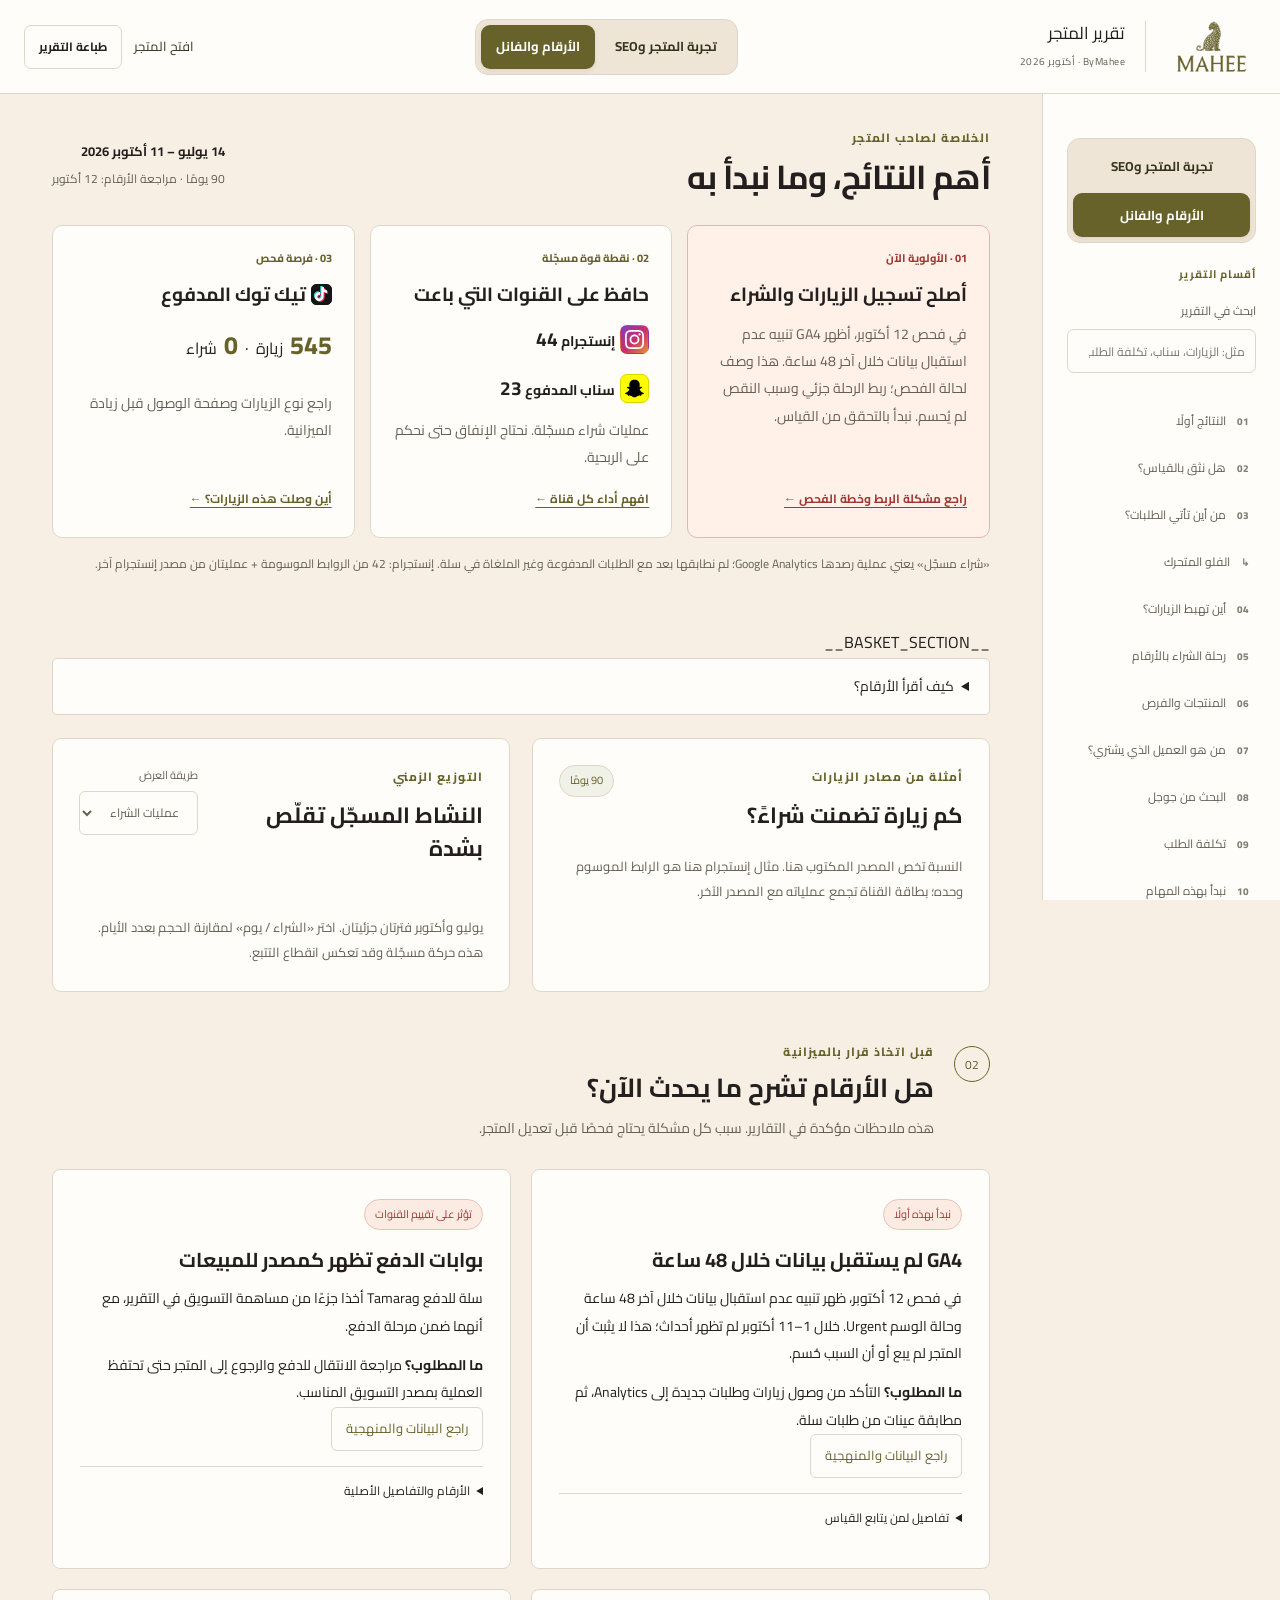
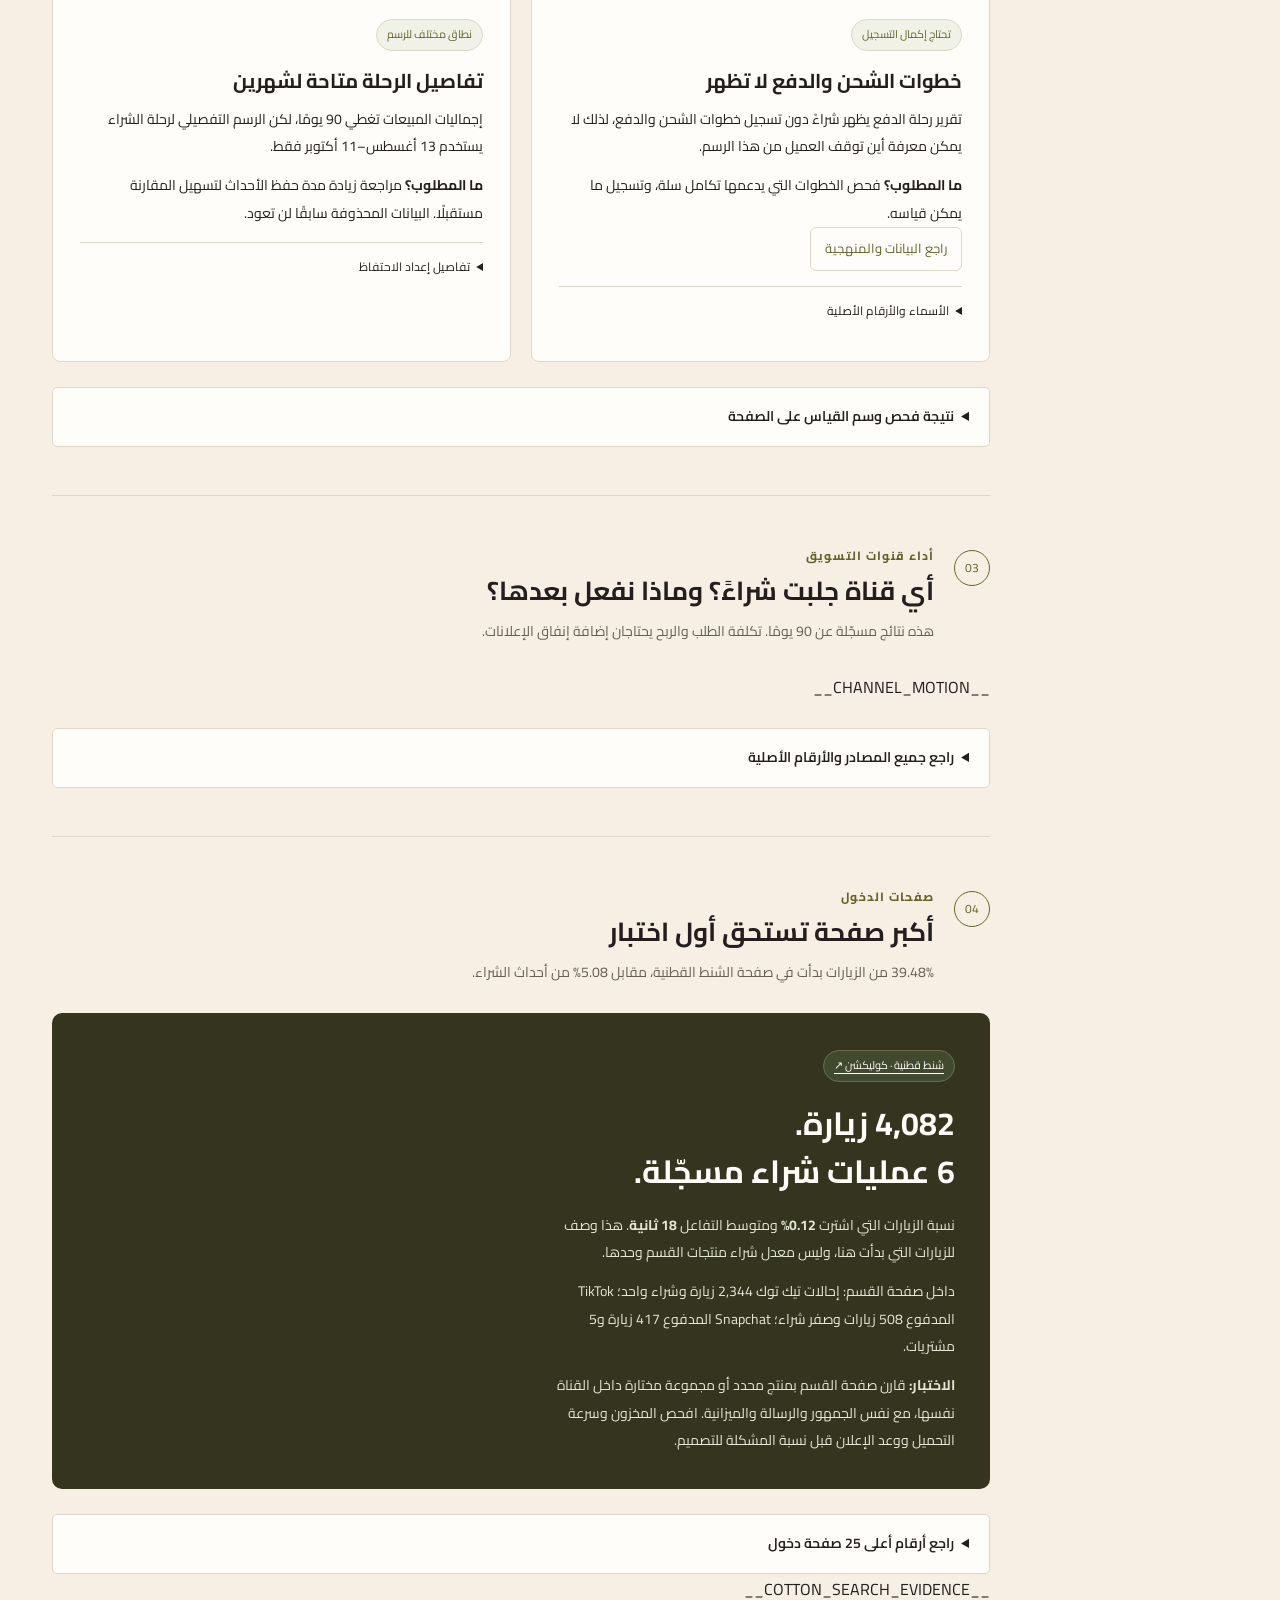
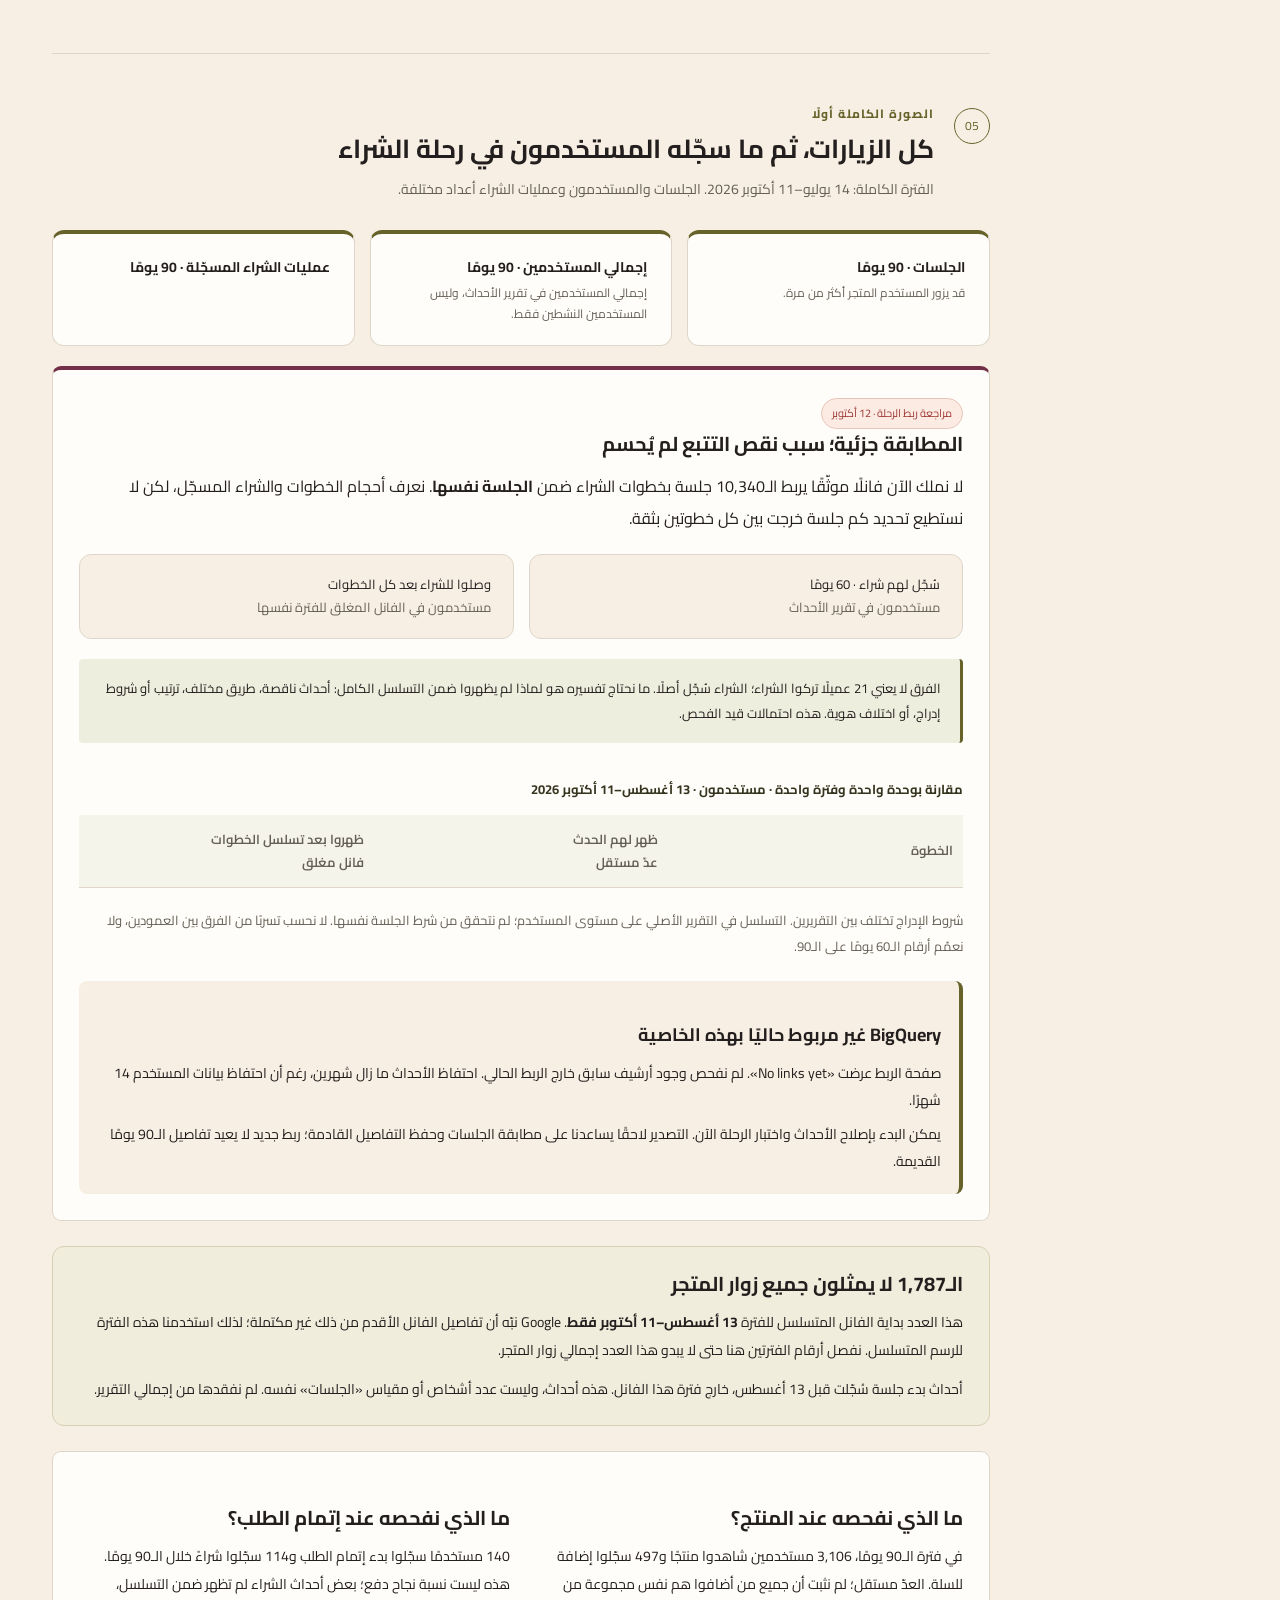
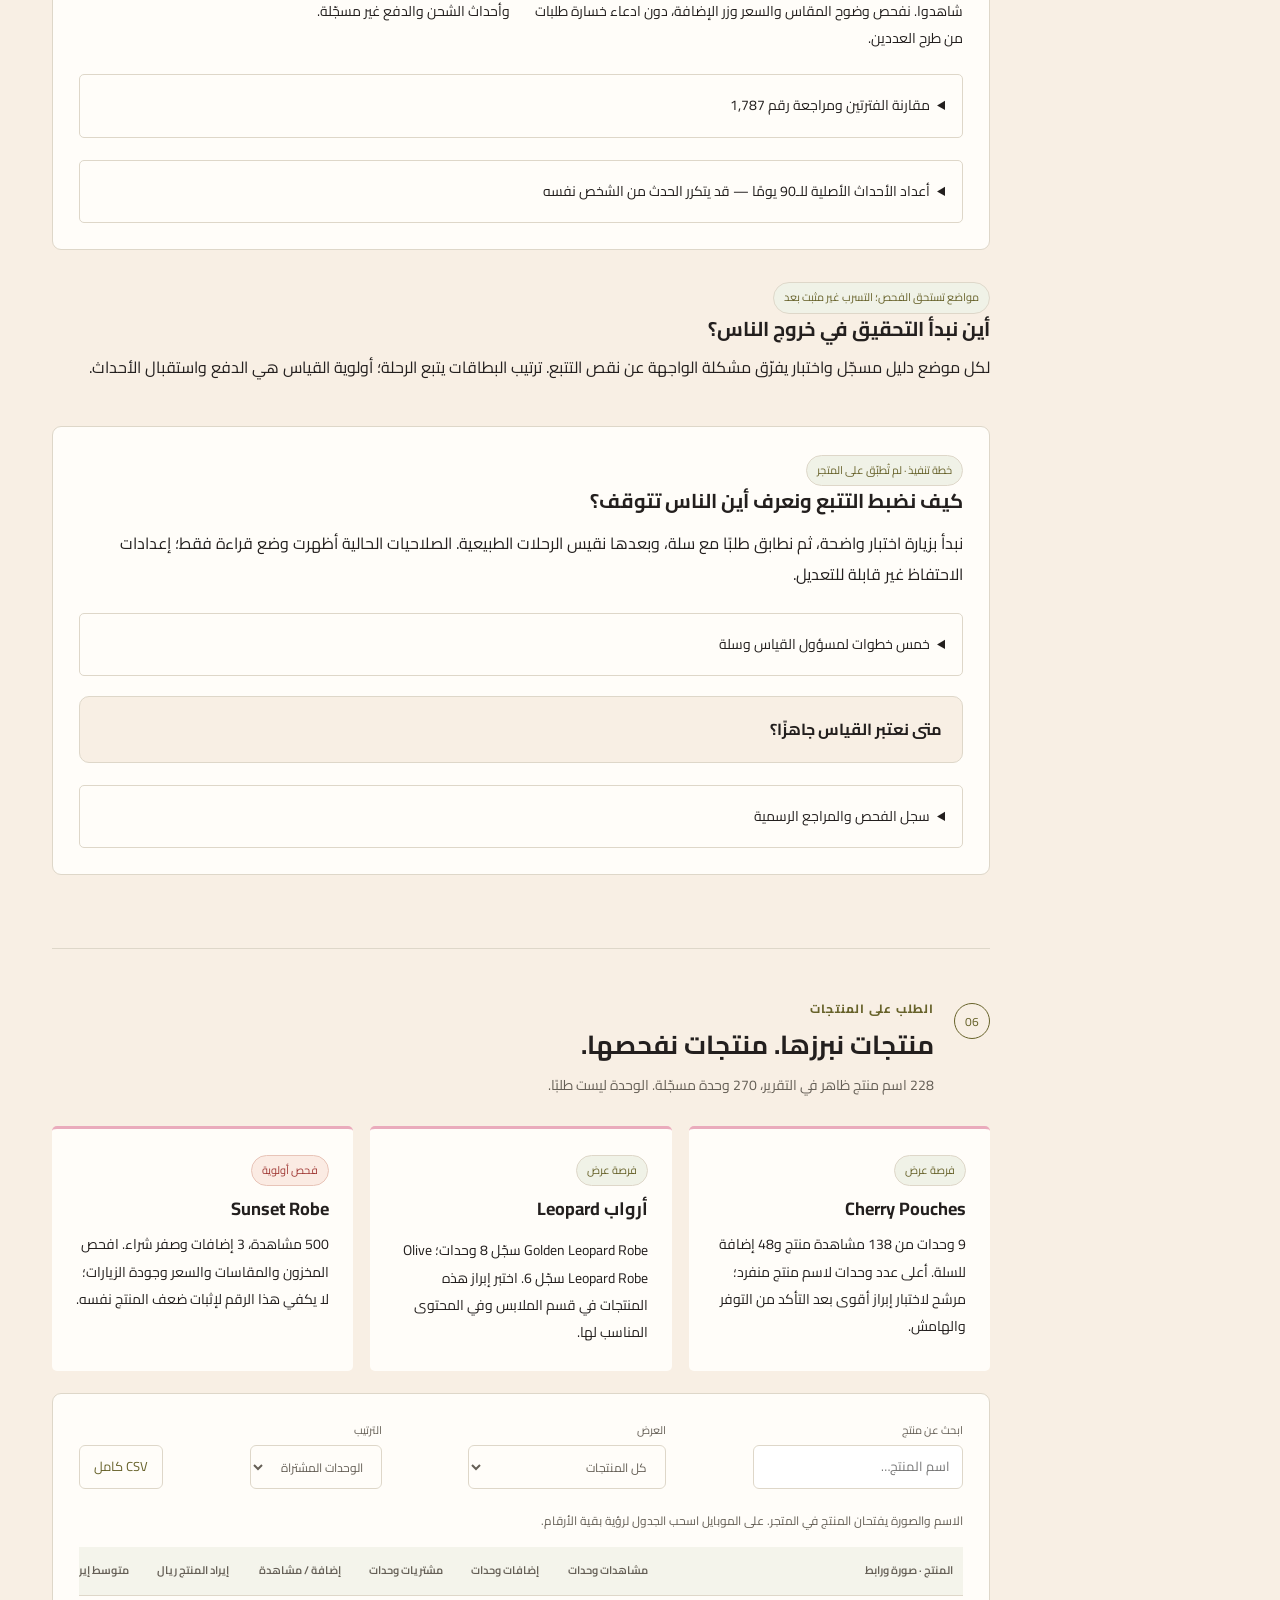
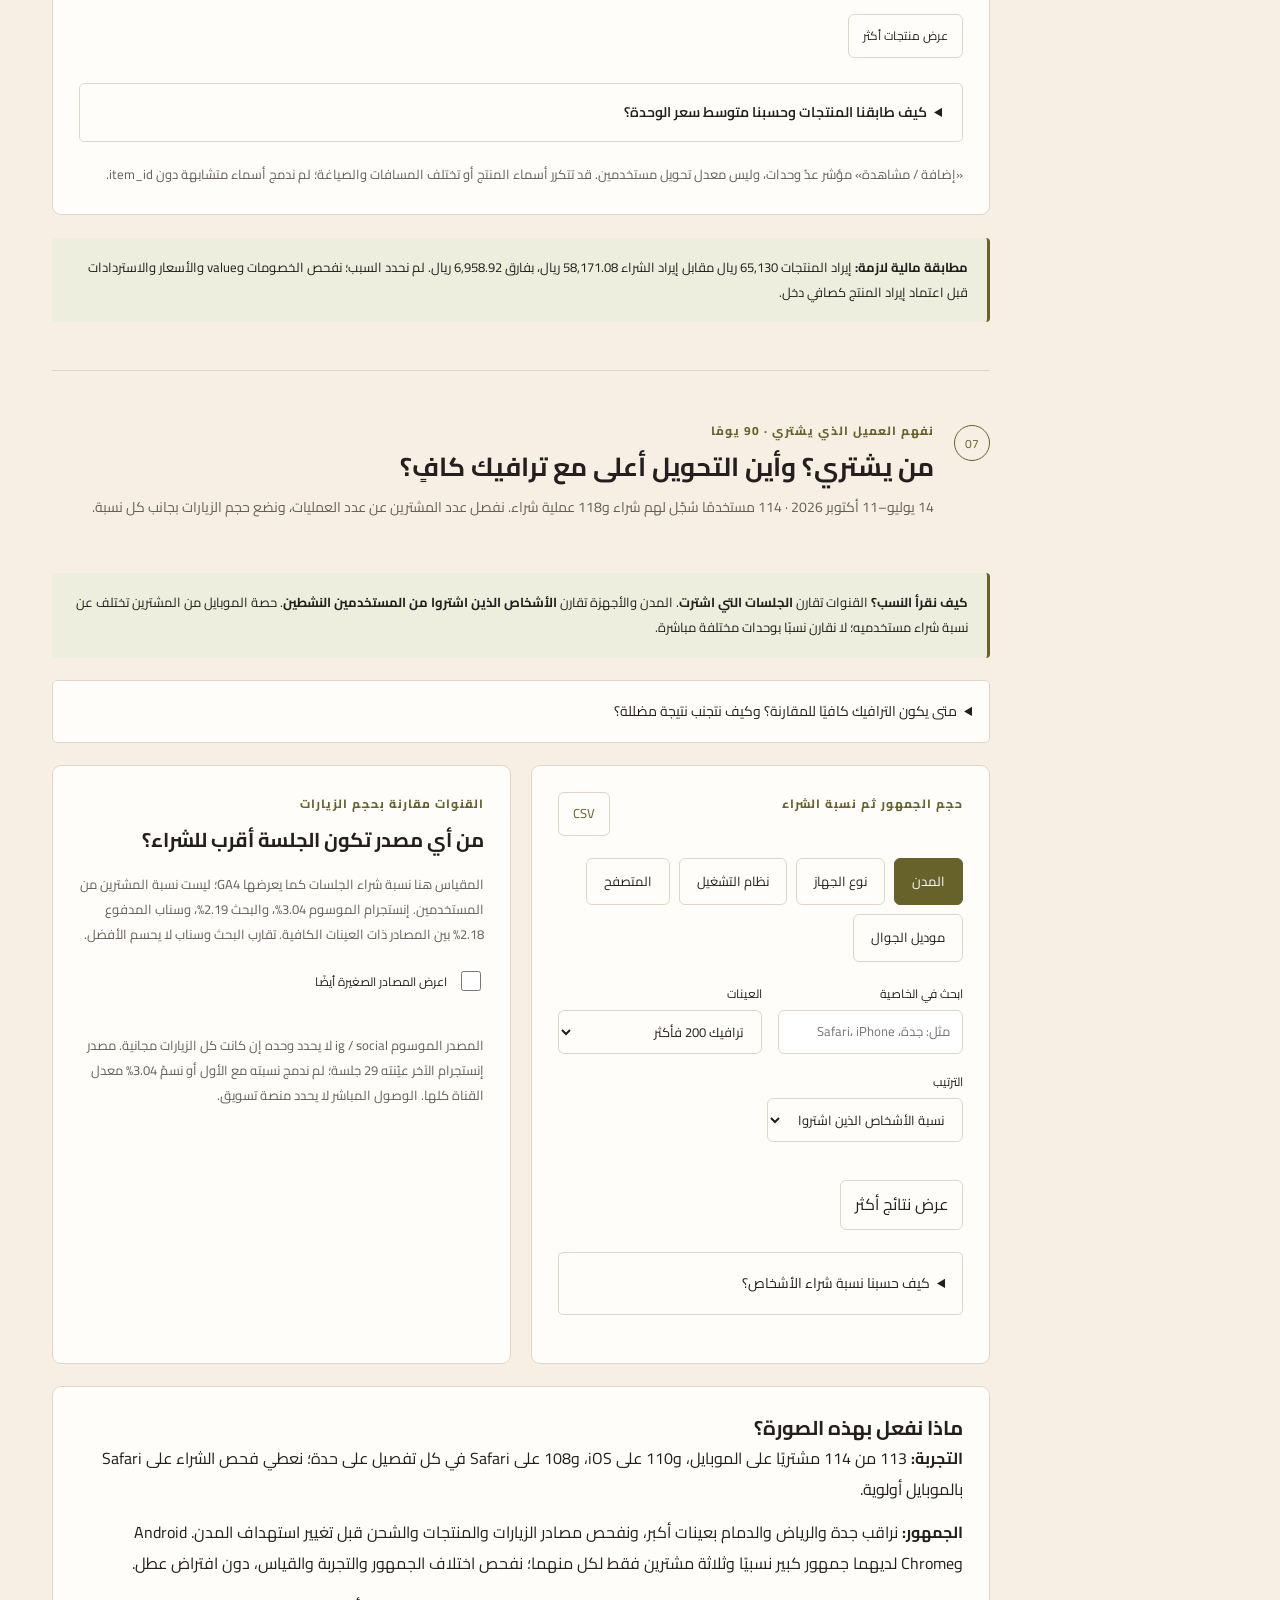
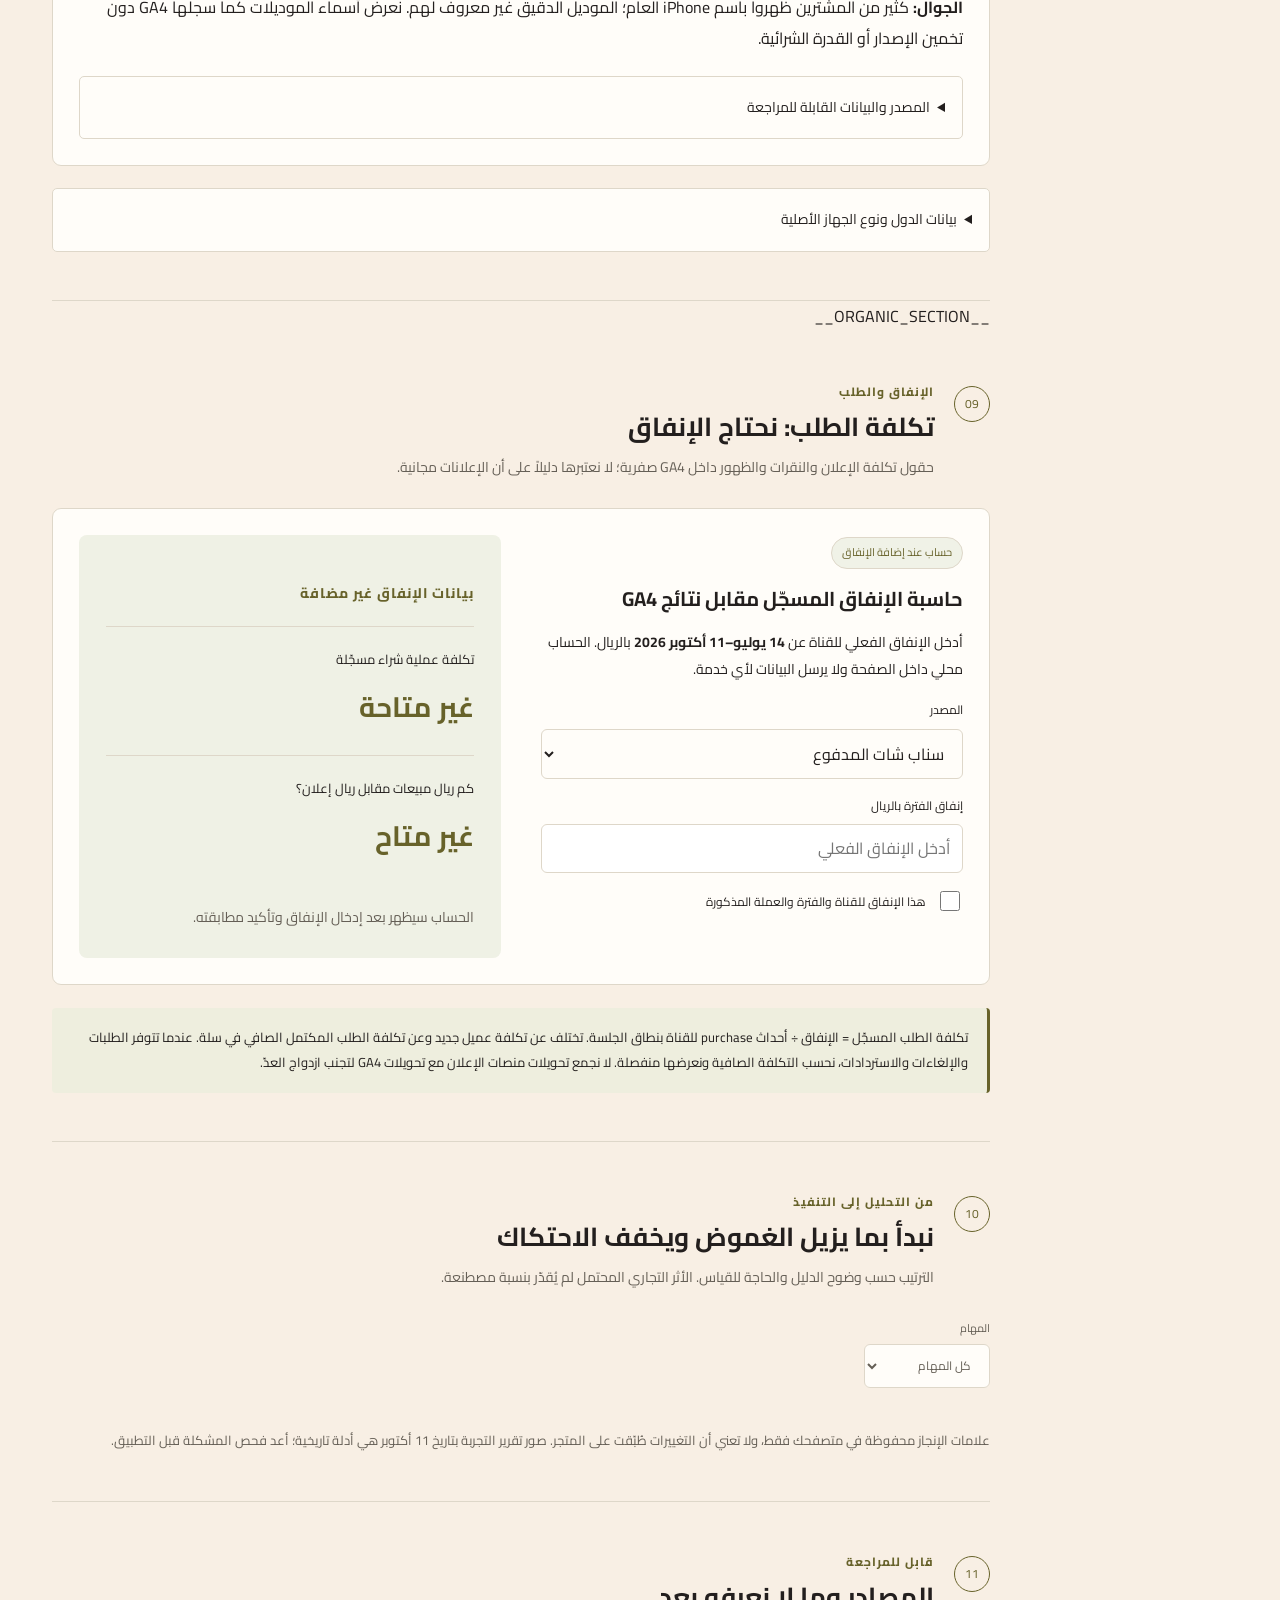
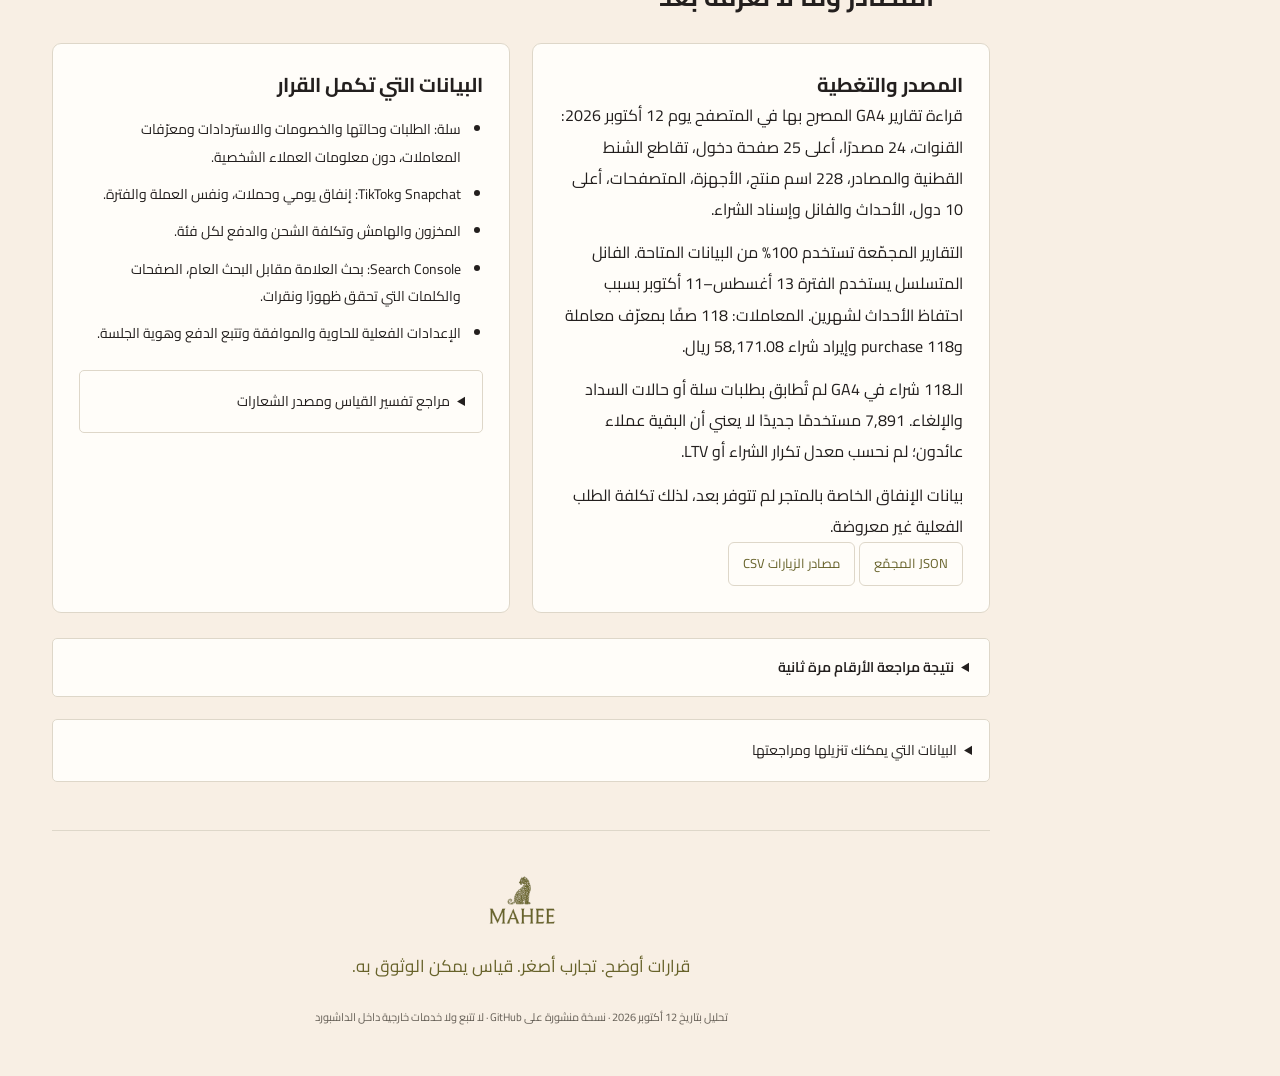
<file: analytics/index.template.html>
<!doctype html>
<html lang="ar" dir="rtl"><head><meta charset="utf-8"><meta name="viewport" content="width=device-width,initial-scale=1"><meta name="robots" content="noindex,nofollow"><meta name="description" content="تحليل بيانات ByMahee: المبيعات، القنوات، رحلة الشراء وفرص التحسين."><title>ByMahee · من الزيارة إلى الطلب</title><link rel="stylesheet" href="dashboard.css?v=2.1"><link rel="stylesheet" href="infographics.css?v=3.0"><link rel="stylesheet" href="../report-navigation.css?v=3.0"><link rel="stylesheet" href="tracking-review.css?v=1.0"><link rel="stylesheet" href="buyer-profile.css?v=1.0"><link rel="stylesheet" href="organic-search.css?v=1.0"><link rel="stylesheet" href="product-details.css?v=1.0"><link rel="stylesheet" href="channel-motion.css?v=1.0"><link rel="stylesheet" href="funnel-motion.css?v=6.0"><link rel="stylesheet" href="cotton-search-evidence.css?v=1.0"></head>
<body><a class="skip" href="#main">تجاوز إلى المحتوى</a>
<header class="topbar shell-header"><div class="shell-header-inner"><a class="brand" href="#overview"><img src="assets/mahee-logo.webp" alt="MAHEE" width="100" height="56"><span>تقرير المتجر<br><small>ByMahee · أكتوبر 2026</small></span></a><nav class="report-switch" aria-label="شاشات تقرير المتجر"><a href="../index.html">تجربة المتجر وSEO</a><a href="index.html" aria-current="page">الأرقام والفانل</a></nav><div class="top-actions"><a class="text-link" href="https://bymahee.com/ar" target="_blank" rel="noopener">افتح المتجر</a><button id="print">طباعة التقرير</button><button id="menu" aria-expanded="false" aria-controls="sidebar">فهرس التقرير</button></div></div></header><div class="layout report-layout"><aside id="sidebar" class="sidebar report-sidebar"><nav class="report-switch" aria-label="شاشات تقرير المتجر"><a href="../index.html">تجربة المتجر وSEO</a><a href="index.html" aria-current="page">الأرقام والفانل</a></nav><p class="eyebrow">أقسام التقرير</p><label for="section-search">ابحث في التقرير</label><input id="section-search" type="search" placeholder="مثل: الزيارات، سناب، تكلفة الطلب"><div id="section-search-results" aria-live="polite"></div><nav aria-label="أقسام التحليل"><a href="#overview"><span>01</span> النتائج أولًا</a><a href="#quality"><span>02</span> هل نثق بالقياس؟</a><a href="#channels"><span>03</span> من أين تأتي الطلبات؟</a><a class="motion-nav-link" href="#channel-map"><span>↳</span>الفلو المتحرك</a><a href="#landing"><span>04</span> أين تهبط الزيارات؟</a><a href="#funnel"><span>05</span> رحلة الشراء بالأرقام</a><a href="#products"><span>06</span> المنتجات والفرص</a><a href="#audience"><span>07</span> من هو العميل الذي يشتري؟</a><a href="#organic"><span>08</span> البحث من جوجل</a><a href="#cost"><span>09</span> تكلفة الطلب</a><a href="#actions"><span>10</span> نبدأ بهذه المهام</a><a href="#sources"><span>11</span> المصادر والمنهجية</a></nav><div class="side-footer"><a href="../index.html">تقرير تجربة المتجر ←</a><p>تقرير المتجر · تحليل GA4<br>التقاط: 12 أكتوبر 2026</p></div></aside>
<main id="main">
<section id="overview" class="result-hero"><div class="result-heading"><div><p class="eyebrow">الخلاصة لصاحب المتجر</p><h1>أهم النتائج، وما نبدأ به</h1></div><div class="result-period"><b>14 يوليو – 11 أكتوبر 2026</b><span>90 يومًا · مراجعة الأرقام: 12 أكتوبر</span></div></div><div class="decision-grid">
<article class="decision-card urgent"><span class="decision-index">01 · الأولوية الآن</span><h2>أصلح تسجيل الزيارات والشراء</h2><p>في فحص 12 أكتوبر، أظهر GA4 تنبيه عدم استقبال بيانات خلال آخر 48 ساعة. هذا وصف لحالة الفحص؛ ربط الرحلة جزئي وسبب النقص لم يُحسم. نبدأ بالتحقق من القياس.</p><a href="#journey-match">راجع مشكلة الربط وخطة الفحص ←</a></article>
<article class="decision-card"><span class="decision-index">02 · نقطة قوة مسجّلة</span><h2>حافظ على القنوات التي باعت</h2><div class="decision-brands"><span class="inline-brand"><span class="platform-logo instagram"><img src="assets/channels/instagram.svg" alt="" width="24" height="24"></span><b>إنستجرام <bdi>44</bdi></b></span><span class="inline-brand"><span class="platform-logo snapchat"><img src="assets/channels/snapchat.svg" alt="" width="24" height="24"></span><b>سناب المدفوع <bdi>23</bdi></b></span></div><p>عمليات شراء مسجّلة. نحتاج الإنفاق حتى نحكم على الربحية.</p><a href="#channels">افهم أداء كل قناة ←</a></article>
<article class="decision-card"><span class="decision-index">03 · فرصة فحص</span><h2><span class="inline-brand"><span class="platform-logo tiktok"><img src="assets/channels/tiktok.svg" alt="" width="24" height="24"></span>تيك توك المدفوع</span></h2><p class="decision-number"><bdi>545</bdi> زيارة <span>·</span> <bdi>0</bdi> شراء</p><p>راجع نوع الزيارات وصفحة الوصول قبل زيادة الميزانية.</p><a href="#landing">أين وصلت هذه الزيارات؟ ←</a></article>
</div><p class="result-caption">«شراء مسجّل» يعني عملية رصدها Google Analytics؛ لم نطابقها بعد مع الطلبات المدفوعة وغير الملغاة في سلة. إنستجرام: 42 من الروابط الموسومة + عمليتان من مصدر إنستجرام آخر.</p></section>
<div class="kpis" id="kpis"></div>
__BASKET_SECTION__
<details class="plain-help"><summary>كيف أقرأ الأرقام؟</summary><div class="glossary"><article><h3>الزيارة</h3><p>جولة تصفح في المتجر. الشخص نفسه قد يزور أكثر من مرة؛ لذلك الزيارات تختلف عن عدد الأشخاص.</p></article><article><h3>نسبة الزيارات التي اشترت</h3><p>كم زيارة تضمنت شراءً مسجّلًا. إجمالي المتجر 1.12%، أي حوالي زيارة واحدة من كل 100.</p></article><article><h3>الإيراد</h3><p>المبلغ المسجّل في الشراء، وليس الربح. الربح يحتاج تكلفة البضاعة والشحن والإعلانات والمردودات.</p></article><article><h3>تكلفة الطلب</h3><p>إنفاق الإعلان ÷ عمليات الشراء المسجّلة للقناة. ستظهر عندما نضيف الإنفاق للفترة نفسها.</p></article></div></details>
<div class="two-col"><article class="panel"><div class="panel-head"><div><p class="eyebrow">أمثلة من مصادر الزيارات</p><h2>كم زيارة تضمنت شراءً؟</h2></div><span class="pill">90 يومًا</span></div><div id="spotlight"></div><p class="footnote">النسبة تخص المصدر المكتوب هنا. مثال إنستجرام هنا هو الرابط الموسوم وحده؛ بطاقة القناة تجمع عملياته مع المصدر الآخر.</p></article><article class="panel"><div class="panel-head"><div><p class="eyebrow">التوزيع الزمني</p><h2>النشاط المسجّل تقلّص بشدة</h2></div><label class="select-label">طريقة العرض<select id="month-mode"><option value="total">عمليات الشراء</option><option value="daily">الشراء / يوم</option></select></label></div><div id="monthly" class="monthly"></div><p class="footnote">يوليو وأكتوبر فترتان جزئيتان. اختر «الشراء / يوم» لمقارنة الحجم بعدد الأيام. هذه حركة مسجّلة وقد تعكس انقطاع التتبع.</p></article></div>
<section id="quality"><div class="section-title"><span>02</span><div><p class="eyebrow">قبل اتخاذ قرار بالميزانية</p><h2>هل الأرقام تشرح ما يحدث الآن؟</h2><p>هذه ملاحظات مؤكدة في التقارير. سبب كل مشكلة يحتاج فحصًا قبل تعديل المتجر.</p></div></div><div class="quality-grid">
<article class="finding"><span class="pill danger">نبدأ بهذه أولًا</span><h3>GA4 لم يستقبل بيانات خلال 48 ساعة</h3><p>في فحص 12 أكتوبر، ظهر تنبيه عدم استقبال بيانات خلال آخر 48 ساعة وحالة الوسم Urgent. خلال 1–11 أكتوبر لم تظهر أحداث؛ هذا لا يثبت أن المتجر لم يبع أو أن السبب حُسم.</p><p><b>ما المطلوب؟</b> التأكد من وصول زيارات وطلبات جديدة إلى Analytics، ثم مطابقة عينات من طلبات سلة.</p><a class="small-button" href="#sources">راجع البيانات والمنهجية</a><details><summary>تفاصيل لمن يتابع القياس</summary><p>آخر 30 يومًا: مستخدمان وحدثا شراء فقط. افحص التكامل والوسم والموافقة على Safari والموبايل، وتحقق من الاستلام في Realtime وDebugView.</p></details></article>
<article class="finding"><span class="pill danger">تؤثر على تقييم القنوات</span><h3>بوابات الدفع تظهر كمصدر للمبيعات</h3><p>سلة للدفع وTamara أخذا جزءًا من مساهمة التسويق في التقرير، مع أنهما ضمن مرحلة الدفع.</p><p><b>ما المطلوب؟</b> مراجعة الانتقال للدفع والرجوع إلى المتجر حتى تحتفظ العملية بمصدر التسويق المناسب.</p><a class="small-button" href="#sources">راجع البيانات والمنهجية</a><details><summary>الأرقام والتفاصيل الأصلية</summary><p><bdi>pay.salla.sa</bdi>: مساهمة تعادل 12.19 شراء و7,022.47 ريال؛ <bdi>checkout.tamara.co</bdi>: 1.72 و849.26 ريال. هذه كسور مساهمة، وليست عدد طلبات منفصلة. راجع الإحالات غير المرغوبة وهوية الجلسة؛ لم نغير إعدادات المتجر.</p></details></article>
<article class="finding"><span class="pill">تحتاج إكمال التسجيل</span><h3>خطوات الشحن والدفع لا تظهر</h3><p>تقرير رحلة الدفع يظهر شراءً دون تسجيل خطوات الشحن والدفع، لذلك لا يمكن معرفة أين توقف العميل من هذا الرسم.</p><p><b>ما المطلوب؟</b> فحص الخطوات التي يدعمها تكامل سلة، وتسجيل ما يمكن قياسه.</p><a class="small-button" href="#sources">راجع البيانات والمنهجية</a><details><summary>الأسماء والأرقام الأصلية</summary><p>لا يظهر <bdi>add_shipping_info</bdi> أو <bdi>add_payment_info</bdi> ضمن أحداث الـ90 يومًا. رحلة الدفع المفتوحة تعرض 20 مستخدم شراء مقابل صفر شحن وصفر دفع.</p></details></article>
<article class="finding"><span class="pill">نطاق مختلف للرسم</span><h3>تفاصيل الرحلة متاحة لشهرين</h3><p>إجماليات المبيعات تغطي 90 يومًا، لكن الرسم التفصيلي لرحلة الشراء يستخدم 13 أغسطس–11 أكتوبر فقط.</p><p><b>ما المطلوب؟</b> مراجعة زيادة مدة حفظ الأحداث لتسهيل المقارنة مستقبلًا. البيانات المحذوفة سابقًا لن تعود.</p><details><summary>تفاصيل إعداد الاحتفاظ</summary><p>Event data: شهران. User data: 14 شهرًا. Google يقول إن الفانل مكتمل فقط بعد 12 أغسطس. صاحب صلاحية التعديل يراجع رفع حفظ الأحداث إلى 14 شهرًا.</p><a class="small-link" href="https://support.google.com/analytics/answer/7667196?hl=en" target="_blank" rel="noreferrer">شرح Google للاحتفاظ بالبيانات ↗</a></details></article>
</div><details class="technical"><summary>نتيجة فحص وسم القياس على الصفحة</summary><p class="note">وسم وجهة Analytics وحاوية GTM موجودان في DOM للرئيسية حسب فحص 12 أكتوبر. الوجود وحده لا يثبت إرسال البيانات. لم نفحص محتوى الحاوية أو طلبات الشبكة، ولم نحسم سبب عدم الاستلام.</p></details></section>
<section id="channels"><div class="section-title"><span>03</span><div><p class="eyebrow">أداء قنوات التسويق</p><h2>أي قناة جلبت شراءً؟ وماذا نفعل بعدها؟</h2><p>هذه نتائج مسجّلة عن 90 يومًا. تكلفة الطلب والربح يحتاجان إضافة إنفاق الإعلانات.</p></div></div>__CHANNEL_MOTION__<div id="channel-cards" class="channel-cards"></div>
<details class="technical" id="all-source-details"><summary>راجع جميع المصادر والأرقام الأصلية</summary><div class="panel"><div class="controls"><div class="tabs" role="group" aria-label="تفصيل القنوات"><button class="active" data-channel-view="sources" aria-pressed="true">كل المصادر</button><button data-channel-view="channels" aria-pressed="false">حسب نوع الزيارات</button><button data-channel-view="attribution_sources" aria-pressed="false">توزيع مساهمة المصادر</button></div><label class="select-label">رتّب حسب<select id="channel-sort"><option value="purchases">الشراء</option><option value="revenue">الإيراد</option><option value="sessions">الزيارات</option></select></label></div><p id="channel-definition" class="note"></p><p class="table-hint">على الموبايل: اسحب الجدول أفقيًا لرؤية بقية الأعمدة.</p><div class="table-wrap" tabindex="0" aria-label="جدول المصادر قابل للتمرير"><table><thead id="channel-head"></thead><tbody id="channel-body"></tbody></table></div><div class="reconciliation-note"><b>توضيح من مراجعة الأرقام:</b> إجمالي الزيارات الذي يعرضه Google هو 10,340. مجموع صفوف المصادر 9,859، وصفوف أنواع الزيارات 9,894. سبب الفارق لم يُحسم؛ حافظنا على الإجمالي والصفوف كما وردت، ولم ننشئ زيارات مفقودة أو نغيّر الأرقام. عمليات الشراء والإيراد يتطابقان بين جداول المصادر والقنوات.</div></div></details></section>
<section id="landing"><div class="section-title"><span>04</span><div><p class="eyebrow">صفحات الدخول</p><h2>أكبر صفحة تستحق أول اختبار</h2><p>39.48% من الزيارات بدأت في صفحة الشنط القطنية، مقابل 5.08% من أحداث الشراء.</p></div></div><div class="cotton-feature"><div><a class="pill" href="https://bymahee.com/ar/%D8%B4%D9%86%D8%B7-%D9%82%D8%B7%D9%86%D9%8A%D8%A9/c1017943806" target="_blank" rel="noopener">شنط قطنية · كوليكشن ↗</a><h3>4,082 زيارة.<br>6 عمليات شراء مسجّلة.</h3><p>نسبة الزيارات التي اشترت <b>0.12%</b> ومتوسط التفاعل <b>18 ثانية</b>. هذا وصف للزيارات التي بدأت هنا، وليس معدل شراء منتجات القسم وحدها.</p><p>داخل صفحة القسم: إحالات تيك توك 2,344 زيارة وشراء واحد؛ TikTok المدفوع 508 زيارات وصفر شراء؛ Snapchat المدفوع 417 زيارة و5 مشتريات.</p><p><b>الاختبار:</b> قارن صفحة القسم بمنتج محدد أو مجموعة مختارة داخل القناة نفسها، مع نفس الجمهور والرسالة والميزانية. افحص المخزون وسرعة التحميل ووعد الإعلان قبل نسبة المشكلة للتصميم.</p></div><div id="cotton-bars"></div></div><details class="technical"><summary>راجع أرقام أعلى 25 صفحة دخول</summary><div class="panel"><div class="panel-head"><h3>صفحات الدخول حسب الزيارات</h3><a class="small-button" href="landing.csv" download>CSV</a></div><div class="table-wrap" tabindex="0"><table><thead><tr><th>صفحة الدخول</th><th>الزيارات</th><th>شراء مسجّل</th><th>نسبة زيارات اشترت</th><th>إيراد ريال</th><th>التفاعل</th></tr></thead><tbody id="landing-body"></tbody></table></div><p class="footnote">تم استخراج أعلى 25 من 611 صفحة، وليست كل الصفحات. مسارات الرئيسية «/» و«/ar» مفصولة كما تظهر في GA4. لا تُجمع نسب التحويل، ولا تثبت المقارنة سببية تأثير الصفحة.</p></div></details>__COTTON_SEARCH_EVIDENCE__</section>
<section id="funnel"><div class="section-title"><span>05</span><div><p class="eyebrow">الصورة الكاملة أولًا</p><h2>كل الزيارات، ثم ما سجّله المستخدمون في رحلة الشراء</h2><p>الفترة الكاملة: 14 يوليو–11 أكتوبر 2026. الجلسات والمستخدمون وعمليات الشراء أعداد مختلفة.</p></div></div>
<div class="funnel-baseline"><article><span>الجلسات · 90 يومًا</span><strong id="funnel-total-sessions"></strong><small>قد يزور المستخدم المتجر أكثر من مرة.</small></article><article><span>إجمالي المستخدمين · 90 يومًا</span><strong id="funnel-total-users"></strong><small>إجمالي المستخدمين في تقرير الأحداث، وليس المستخدمين النشطين فقط.</small></article><article><span>عمليات الشراء المسجّلة · 90 يومًا</span><strong id="funnel-total-purchases"></strong><small id="funnel-purchasers"></small></article></div>

<article id="journey-match" class="panel tracking-review"><span class="pill danger">مراجعة ربط الرحلة · 12 أكتوبر</span><h3>المطابقة جزئية؛ سبب نقص التتبع لم يُحسم</h3><p>لا نملك الآن فانلًا موثّقًا يربط الـ10,340 جلسة بخطوات الشراء ضمن <b>الجلسة نفسها</b>. نعرف أحجام الخطوات والشراء المسجّل، لكن لا نستطيع تحديد كم جلسة خرجت بين كل خطوتين بثقة.</p>
<div class="match-summary"><article><span>سُجّل لهم شراء · 60 يومًا</span><strong id="match-recorded-users"></strong><small>مستخدمون في تقرير الأحداث</small></article><article><span>وصلوا للشراء بعد كل الخطوات</span><strong id="match-sequential-users"></strong><small>مستخدمون في الفانل المغلق للفترة نفسها</small></article></div>
<p class="note">الفرق لا يعني 21 عميلًا تركوا الشراء؛ الشراء سُجّل أصلًا. ما نحتاج تفسيره هو لماذا لم يظهروا ضمن التسلسل الكامل: أحداث ناقصة، طريق مختلف، ترتيب أو شروط إدراج، أو اختلاف هوية. هذه احتمالات قيد الفحص.</p>
<div class="table-wrap" tabindex="0"><table class="match-table"><caption>مقارنة بوحدة واحدة وفترة واحدة · مستخدمون · 13 أغسطس–11 أكتوبر 2026</caption><thead><tr><th scope="col">الخطوة</th><th scope="col">ظهر لهم الحدث<br>عدّ مستقل</th><th scope="col">ظهروا بعد تسلسل الخطوات<br>فانل مغلق</th></tr></thead><tbody id="journey-match-body"></tbody></table></div>
<p class="footnote">شروط الإدراج تختلف بين التقريرين. التسلسل في التقرير الأصلي على مستوى المستخدم؛ لم نتحقق من شرط الجلسة نفسها. لا نحسب تسربًا من الفرق بين العمودين، ولا نعمّم أرقام الـ60 يومًا على الـ90.</p>
<div class="tracking-admin"><h4>BigQuery غير مربوط حاليًا بهذه الخاصية</h4><p>صفحة الربط عرضت «No links yet». لم نفحص وجود أرشيف سابق خارج الربط الحالي. احتفاظ الأحداث ما زال شهرين، رغم أن احتفاظ بيانات المستخدم 14 شهرًا.</p><p>يمكن البدء بإصلاح الأحداث واختبار الرحلة الآن. التصدير لاحقًا يساعدنا على مطابقة الجلسات وحفظ التفاصيل القادمة؛ ربط جديد لا يعيد تفاصيل الـ90 يومًا القديمة.</p></div>
</article>
<div class="scope-explainer"><h3>الـ1,787 لا يمثلون جميع زوار المتجر</h3><p>هذا العدد بداية الفانل المتسلسل للفترة <b>13 أغسطس–11 أكتوبر فقط</b>. Google نبّه أن تفاصيل الفانل الأقدم من ذلك غير مكتملة؛ لذلك استخدمنا هذه الفترة للرسم المتسلسل. نفصل أرقام الفترتين هنا حتى لا يبدو هذا العدد إجمالي زوار المتجر.</p><p><b id="funnel-earlier-starts"></b> أحداث بدء جلسة سُجّلت قبل 13 أغسطس، خارج فترة هذا الفانل. هذه أحداث، وليست عدد أشخاص أو مقياس «الجلسات» نفسه. لم نفقدها من إجمالي التقرير.</p></div>
<div class="panel"><div class="two-col compact"><article><h3>ما الذي نفحصه عند المنتج؟</h3><p>في فترة الـ90 يومًا، 3,106 مستخدمين شاهدوا منتجًا و497 سجّلوا إضافة للسلة. العدّ مستقل؛ لم نثبت أن جميع من أضافوا هم نفس مجموعة من شاهدوا. نفحص وضوح المقاس والسعر وزر الإضافة، دون ادعاء خسارة طلبات من طرح العددين.</p></article><article><h3>ما الذي نفحصه عند إتمام الطلب؟</h3><p>140 مستخدمًا سجّلوا بدء إتمام الطلب و114 سجّلوا شراءً خلال الـ90 يومًا. هذه ليست نسبة نجاح دفع؛ بعض أحداث الشراء لم تظهر ضمن التسلسل، وأحداث الشحن والدفع غير مسجّلة.</p></article></div>
<details><summary>مقارنة الفترتين ومراجعة رقم 1,787</summary><div class="table-wrap" tabindex="0"><table><thead><tr><th>ما نعدّه</th><th>14 يوليو–11 أكتوبر · 90 يومًا</th><th>13 أغسطس–11 أكتوبر · 60 يومًا</th></tr></thead><tbody id="funnel-scope-body"></tbody></table></div><p class="footnote">في فترة الـ60 يومًا: تقرير الأحداث يسجّل 1,808 مستخدمين لبدء الجلسة، مقابل 1,787 في أول خطوة الفانل المغلق و1,785 في المفتوح. الفرق بين هذه التقارير لم يُطابق على مستوى هوية المستخدم؛ لا ننسبه إلى انسحاب زوار.</p><p class="footnote">الفانل المغلق: 1,787 ← 870 ← 118 ← 14 ← 8 مستخدمين. نسب الاستمرار داخل هذا الرسم فقط: 48.68%، 13.56%، 11.86%، 57.14%. لا تشرح كامل مبيعات الـ90 يومًا.</p></details>
<details><summary>أعداد الأحداث الأصلية للـ90 يومًا — قد يتكرر الحدث من الشخص نفسه</summary><div id="event-map" class="event-map"></div><p class="footnote">عدد أحداث session_start هو 9,721، بينما مقياس Sessions في التقرير 10,340. نعتمد المقياس الأصلي لسؤال عدد الجلسات، ولا نستبدله بعدّ الحدث.</p></details></div>
<div class="investigation-heading"><span class="pill">مواضع تستحق الفحص؛ التسرب غير مثبت بعد</span><h3>أين نبدأ التحقيق في خروج الناس؟</h3><p>لكل موضع دليل مسجّل واختبار يفرّق مشكلة الواجهة عن نقص التتبع. ترتيب البطاقات يتبع الرحلة؛ أولوية القياس هي الدفع واستقبال الأحداث.</p></div><div id="investigation-cards" class="investigation-grid"></div>
<article id="tracking-plan" class="panel tracking-plan"><span class="pill">خطة تنفيذ · لم تُطبّق على المتجر</span><h3>كيف نضبط التتبع ونعرف أين الناس تتوقف؟</h3><p>نبدأ بزيارة اختبار واضحة، ثم نطابق طلبًا مع سلة، وبعدها نقيس الرحلات الطبيعية. الصلاحيات الحالية أظهرت وضع قراءة فقط؛ إعدادات الاحتفاظ غير قابلة للتعديل.</p><details><summary>خمس خطوات لمسؤول القياس وسلة</summary><ol id="tracking-plan-steps"></ol><p class="footnote">قيم الربط بين النطاقات وقائمة الإحالات غير المرغوبة لم نتمكن من قراءتها في هذا الفحص، ولم نراجع إعدادات تكامل سلة أو الحاوية المنشورة. لا نفترض أنها فارغة أو أن إحداها السبب.</p><p class="footnote">مطابقة الجلسة في البيانات الخام تستخدم معرّف المستخدم المجهول <bdi>user_pseudo_id</bdi> مع <bdi>ga_session_id</bdi> وتوقيت الحدث؛ معرّف الجلسة وحده ليس مفتاحًا فريدًا. لا تُنشر هذه المعرّفات داخل التقرير العام.</p></details><div class="acceptance"><b>متى نعتبر القياس جاهزًا؟</b><p id="tracking-acceptance"></p></div><details><summary>سجل الفحص والمراجع الرسمية</summary><p>المراجعة تمت من GA4 يوم 12 أكتوبر 2026. السجل المنشور ملخص دون معرّفات الحسابات أو الجلسات، ولا يتضمن تصديرًا إداريًا خامًا.</p><a class="small-button" href="tracking-review.json" download>تنزيل سجل فحص الربط</a><ul class="references"><li><a href="https://support.google.com/analytics/answer/9191807?hl=en">جلسات GA4 ومعرّف الجلسة</a></li><li><a href="https://support.google.com/analytics/answer/7201382?hl=en">DebugView</a></li><li><a href="https://support.google.com/analytics/answer/10071811?hl=en">القياس بين النطاقات</a></li><li><a href="https://support.google.com/analytics/answer/10327750?hl=en">استثناء الإحالات غير المرغوبة</a></li><li><a href="https://support.google.com/analytics/answer/9823238">إعداد تصدير BigQuery</a></li><li><a href="https://help.salla.sa/article/الربط-مع-google-analytics-1/z4rsuykst74ym5nh77ct7im2">ربط Google Analytics في سلة</a></li></ul></details></article>
</section>
<section id="products"><div class="section-title"><span>06</span><div><p class="eyebrow">الطلب على المنتجات</p><h2>منتجات نبرزها. منتجات نفحصها.</h2><p>228 اسم منتج ظاهر في التقرير، 270 وحدة مسجّلة. الوحدة ليست طلبًا.</p></div></div><div class="insight-grid"><article><span class="pill">فرصة عرض</span><h3><bdi>Cherry Pouches</bdi></h3><div data-feature-product="Cherry Pouches Set of 3"></div><p>9 وحدات من 138 مشاهدة منتج و48 إضافة للسلة. أعلى عدد وحدات لاسم منتج منفرد؛ مرشح لاختبار إبراز أقوى بعد التأكد من التوفر والهامش.</p></article><article><span class="pill">فرصة عرض</span><h3>أرواب Leopard</h3><div class="product-feature-links"><div data-feature-product="Golden Leopard Robe"></div><div data-feature-product="Olive Leopard Robe"></div></div><p>Golden Leopard Robe سجّل 8 وحدات؛ Olive Leopard Robe سجّل 6. اختبر إبراز هذه المنتجات في قسم الملابس وفي المحتوى المناسب لها.</p></article><article><span class="pill danger">فحص أولوية</span><h3><bdi>Sunset Robe</bdi></h3><div data-feature-product="Sunset Robe"></div><p>500 مشاهدة، 3 إضافات وصفر شراء. افحص المخزون والمقاسات والسعر وجودة الزيارات؛ لا يكفي هذا الرقم لإثبات ضعف المنتج نفسه.</p></article></div><div class="panel"><div class="controls"><label class="search-label">ابحث عن منتج<input id="product-search" type="search" placeholder="اسم المنتج…"></label><label class="select-label">العرض<select id="product-filter"><option value="all">كل المنتجات</option><option value="winners">منتجات سجّلت مبيعات</option><option value="friction">100 مشاهدة فأكثر دون شراء</option></select></label><label class="select-label">الترتيب<select id="product-sort"><option value="units">الوحدات المشتراة</option><option value="revenue">إيراد المنتج</option><option value="views">المشاهدات</option><option value="adds">الإضافة للسلة</option></select></label><a class="small-button" href="products.csv" download>CSV كامل</a></div><p class="table-hint">الاسم والصورة يفتحان المنتج في المتجر. على الموبايل اسحب الجدول لرؤية بقية الأرقام.</p><p id="product-count" class="muted small" aria-live="polite"></p><div class="table-wrap" tabindex="0"><table class="product-table"><thead><tr><th>المنتج · صورة ورابط</th><th>مشاهدات وحدات</th><th>إضافات وحدات</th><th>مشتريات وحدات</th><th>إضافة / مشاهدة</th><th>إيراد المنتج ريال</th><th>متوسط إيراد الوحدة ريال</th></tr></thead><tbody id="product-body"></tbody></table></div><button id="product-more">عرض منتجات أكثر</button><details class="technical"><summary>كيف طابقنا المنتجات وحسبنا متوسط سعر الوحدة؟</summary><p class="footnote">الاسم والصورة يفتحان المنتج في المتجر. متوسط إيراد الوحدة = إيراد المنتج ÷ وحداته المباعة خلال فترة التقرير، وليس سعره الحالي. الصور والروابط من كتالوج 13 أكتوبر 2026؛ أي منتج لم نتمكن من مطابقته يُوسم بوضوح دون صورة أو رابط تخميني. على الموبايل اسحب الجدول لرؤية الأرقام.</p><p id="product-catalog-coverage" class="footnote"></p></details><p class="footnote">«إضافة / مشاهدة» مؤشر عدّ وحدات، وليس معدل تحويل مستخدمين. قد تتكرر أسماء المنتج أو تختلف المسافات والصياغة؛ لم ندمج أسماء متشابهة دون item_id.</p></div><div class="note"><b>مطابقة مالية لازمة:</b> إيراد المنتجات 65,130 ريال مقابل إيراد الشراء 58,171.08 ريال، بفارق 6,958.92 ريال. لم نحدد السبب؛ نفحص الخصومات وvalue والأسعار والاستردادات قبل اعتماد إيراد المنتج كصافي دخل.</div></section>
<section id="audience"><div class="section-title"><span>07</span><div><p class="eyebrow">نفهم العميل الذي يشتري · 90 يومًا</p><h2>من يشتري؟ وأين التحويل أعلى مع ترافيك كافٍ؟</h2><p>14 يوليو–11 أكتوبر 2026 · 114 مستخدمًا سُجّل لهم شراء و118 عملية شراء. نفصل عدد المشترين عن عدد العمليات، ونضع حجم الزيارات بجانب كل نسبة.</p></div></div>
<div id="buyer-summary" class="buyer-summary"></div>
<p class="note"><b>كيف نقرأ النسب؟</b> القنوات تقارن <b>الجلسات التي اشترت</b>. المدن والأجهزة تقارن <b>الأشخاص الذين اشتروا من المستخدمين النشطين</b>. حصة الموبايل من المشترين تختلف عن نسبة شراء مستخدميه؛ لا نقارن نسبًا بوحدات مختلفة مباشرة.</p>
<details class="buyer-method"><summary>متى يكون الترافيك كافيًا للمقارنة؟ وكيف نتجنب نتيجة مضللة؟</summary><ul><li>قاعدة فرز عملية: 200 جلسة للقناة، أو 200 مستخدم نشط للمدينة أو الجهاز، مع 10 عمليات شراء للقناة أو 10 مشترين لنتائج الأشخاص، حتى تدخل قائمة الأعلى. هذا حد للفرز وليس اختبارًا إحصائيًا يثبت الأفضل.</li><li>نعرض الترافيك الكبير قليل الشراء لأنه يستحق الفحص، ونفصل العينات الصغيرة التي قد تتصدر من عملية واحدة. جازان 1 من 5 = 20%؛ لا تدخل ترتيب المدن الأفضل.</li><li>الجمهور والمصدر والمنتج والموسم والموافقة وجودة التتبع قد تفسر الفروق. ارتفاع نسبة مدينة أو نظام لا يثبت أن استهدافه سيزيد المبيعات.</li><li>هذه خصائص منفصلة للمشترين؛ لم نثبت أن الشخص نفسه يجمع إنستجرام وجدة وiOS وSafari. لا نستنتج العمر أو الجنس أو الدخل من الجهاز.</li><li>الشراء مرصود في GA4، ولم يُطابق بعد بالطلبات المدفوعة في سلة. مشكلة اكتمال التتبع ما زالت قائمة؛ هذه نتائج تاريخية مسجّلة.</li></ul><a class="small-button" href="#journey-match">راجع حدود التتبع والمطابقة</a></details>
<div class="buyer-compare-columns"><article class="panel"><div class="panel-head"><div><p class="eyebrow">حجم الجمهور ثم نسبة الشراء</p><h3 id="buyer-dimension-title"></h3></div><a id="buyer-download" class="small-button" href="buyer-cities.csv" download>CSV</a></div>
<div class="buyer-tabs" role="group" aria-label="خصائص المشترين"><button type="button" data-buyer-dimension="cities" aria-pressed="true" aria-controls="buyer-results">المدن</button><button type="button" data-buyer-dimension="devices" aria-pressed="false" aria-controls="buyer-results">نوع الجهاز</button><button type="button" data-buyer-dimension="operating_systems" aria-pressed="false" aria-controls="buyer-results">نظام التشغيل</button><button type="button" data-buyer-dimension="browsers" aria-pressed="false" aria-controls="buyer-results">المتصفح</button><button type="button" data-buyer-dimension="models" aria-pressed="false" aria-controls="buyer-results">موديل الجوال</button></div>
<div class="buyer-controls"><label>ابحث في الخاصية<input id="buyer-search" type="search" placeholder="مثل: جدة، Safari، iPhone"></label><label>العينات<select id="buyer-sample"><option value="traffic">ترافيك 200 فأكثر</option><option value="eligible">200 فأكثر و10 مشترين فأكثر</option><option value="all">كل العينات، بما فيها الصغيرة</option></select></label><label>الترتيب<select id="buyer-sort"><option value="rate">نسبة الأشخاص الذين اشتروا</option><option value="users">عدد المستخدمين النشطين</option><option value="buyers">عدد المشترين</option><option value="revenue">الإيراد المسجّل</option></select></label></div>
<p id="buyer-count" class="muted small" aria-live="polite"></p><div id="buyer-results" class="buyer-rows" aria-live="polite"></div><button id="buyer-more" type="button">عرض نتائج أكثر</button><p id="buyer-limit-note" class="buyer-panel-note"></p>
<details class="buyer-method"><summary>كيف حسبنا نسبة شراء الأشخاص؟</summary><p>قرأنا التقرير مرتين للفترة نفسها والخاصية نفسها: كل المستخدمين، ثم فلتر الحدث <bdi>purchase</bdi> فقط. قسمنا المستخدمين النشطين في قراءة الشراء على المستخدمين النشطين في قراءة كل الأحداث للصف نفسه. لم نقسم عدد العمليات على عدد الأشخاص.</p><p>جدة: 53 شخصًا اشتروا ÷ 2,181 مستخدمًا نشطًا = 2.43%، رغم وجود 54 عملية شراء. قد يتكرر الشراء من الشخص نفسه. نسب المدن توافق نسبة شراء المستخدمين في تقرير GA4 بعد التقريب.</p></details></article>
<article class="panel"><p class="eyebrow">القنوات مقارنة بحجم الزيارات</p><h3>من أي مصدر تكون الجلسة أقرب للشراء؟</h3><p class="buyer-panel-note">المقياس هنا نسبة شراء الجلسات كما يعرضها GA4؛ ليست نسبة المشترين من المستخدمين. إنستجرام الموسوم 3.04%، والبحث 2.19%، وسناب المدفوع 2.18% بين المصادر ذات العينات الكافية. تقارب البحث وسناب لا يحسم الأفضل.</p><label class="checkbox buyer-method"><input id="buyer-channel-small" type="checkbox">اعرض المصادر الصغيرة أيضًا</label><div id="buyer-channel-results" class="buyer-rows"></div><p class="buyer-panel-note">المصدر الموسوم <bdi>ig / social</bdi> لا يحدد وحده إن كانت كل الزيارات مجانية. مصدر إنستجرام الآخر عيّنته 29 جلسة؛ لم ندمج نسبته مع الأول أو نسمّ 3.04% معدل القناة كلها. الوصول المباشر لا يحدد منصة تسويق.</p></article></div>
<article class="panel buyer-method"><h3>ماذا نفعل بهذه الصورة؟</h3><p><b>التجربة:</b> 113 من 114 مشتريًا على الموبايل، و110 على iOS، و108 على Safari في كل تفصيل على حدة؛ نعطي فحص الشراء على Safari بالموبايل أولوية.</p><p><b>الجمهور:</b> نراقب جدة والرياض والدمام بعينات أكبر، ونفحص مصادر الزيارات والمنتجات والشحن قبل تغيير استهداف المدن. Android وChrome لديهما جمهور كبير نسبيًا وثلاثة مشترين فقط لكل منهما؛ نفحص اختلاف الجمهور والتجربة والقياس، دون افتراض عطل.</p><p><b>الجوال:</b> كثير من المشترين ظهروا باسم iPhone العام؛ الموديل الدقيق غير معروف لهم. نعرض أسماء الموديلات كما سجلها GA4 دون تخمين الإصدار أو القدرة الشرائية.</p><details><summary>المصدر والبيانات القابلة للمراجعة</summary><p>قراءة تقارير المدن والتقنية لجميع المستخدمين وحدث purchase فقط في 12 أكتوبر 2026، للفترة نفسها. استخرجنا كل 226 صف مدينة و126 صف موديل جهاز، إضافة إلى 8 متصفحات و6 أنظمة تشغيل و3 أنواع أجهزة. لا تتضمن الملفات معلومات العملاء الشخصية أو معرّفات الجلسات.</p><a class="small-button" href="buyer-profile.json" download>سجل بيانات المشترين JSON</a><ul class="references"><li><a href="https://support.google.com/analytics/answer/12948931?hl=en">تعريف المدن والمستخدمين في GA4</a></li><li><a href="https://developers.google.com/analytics/devguides/reporting/data/v1/api-schema">تعريف أبعاد الأجهزة والمقاييس</a></li></ul></details></article>
<details><summary>بيانات الدول ونوع الجهاز الأصلية</summary><div class="two-col"><article class="panel"><div class="panel-head"><h3>الأجهزة</h3><span class="pill">90 يومًا</span></div><div id="device-bars"></div><p class="footnote">مجموع المستخدمين حسب الجهاز 8,075، مقابل 8,056 في الإجمالي. قد يظهر الشخص على أكثر من جهاز؛ لا نجمع هذه الصفوف كأشخاص مختلفين.</p><p class="note">الموبايل: 117 من 118 حدث شراء. Safari: 112 شراء و83.86% من المستخدمين النشطين. اختبر التصفح والسلة والدفع على Safari بالموبايل أولًا.</p></article><article class="panel"><div class="panel-head"><h3>الدول</h3><span class="pill">أعلى 10</span></div><div class="table-wrap" tabindex="0"><table><thead><tr><th>الدولة</th><th>مستخدمون نشطون</th><th>شراء</th><th>إيراد ريال</th></tr></thead><tbody id="country-body"></tbody></table></div><p class="footnote">الإمارات: 1,562 مستخدمًا نشطًا، 5 ثوانٍ تفاعل وصفر شراء. افحص ملاءمة الزيارات والشحن والدفع قبل التوسع. الموقع الجغرافي في GA4 تقديري، وليس عنوان شحن.</p></article></div></details></section>
__ORGANIC_SECTION__
<section id="cost"><div class="section-title"><span>09</span><div><p class="eyebrow">الإنفاق والطلب</p><h2>تكلفة الطلب: نحتاج الإنفاق</h2><p>حقول تكلفة الإعلان والنقرات والظهور داخل GA4 صفرية؛ لا نعتبرها دليلاً على أن الإعلانات مجانية.</p></div></div><div class="panel cost-panel"><div><span class="pill">حساب عند إضافة الإنفاق</span><h3>حاسبة الإنفاق المسجّل مقابل نتائج GA4</h3><p>أدخل الإنفاق الفعلي للقناة عن <b>14 يوليو–11 أكتوبر 2026</b> بالريال. الحساب محلي داخل الصفحة ولا يرسل البيانات لأي خدمة.</p><label class="field">المصدر<select id="cost-source"><option value="snapchat / paid">سناب شات المدفوع</option><option value="tiktok / paid">تيك توك المدفوع</option></select></label><label class="field">إنفاق الفترة بالريال<input id="spend" type="number" min="0" step="0.01" inputmode="decimal" placeholder="أدخل الإنفاق الفعلي"></label><label class="checkbox"><input id="spend-confirm" type="checkbox">هذا الإنفاق للقناة والفترة والعملة المذكورة</label></div><div class="cost-results"><div id="cost-channel"></div><p class="eyebrow">بيانات الإنفاق غير مضافة</p><div id="cost-base"></div><div class="cost-number"><span>تكلفة عملية شراء مسجّلة</span><strong id="cpo">غير متاحة</strong></div><div class="cost-number"><span>كم ريال مبيعات مقابل ريال إعلان؟</span><strong id="roas">غير متاح</strong></div><p id="cost-note" class="footnote" aria-live="polite">الحساب سيظهر بعد إدخال الإنفاق وتأكيد مطابقته.</p></div></div><p class="note">تكلفة الطلب المسجّل = الإنفاق ÷ أحداث purchase للقناة بنطاق الجلسة. تختلف عن تكلفة عميل جديد وعن تكلفة الطلب المكتمل الصافي في سلة. عندما تتوفر الطلبات والإلغاءات والاستردادات، نحسب التكلفة الصافية ونعرضها منفصلة. لا نجمع تحويلات منصات الإعلان مع تحويلات GA4 لتجنب ازدواج العدّ.</p></section>
<section id="actions"><div class="section-title"><span>10</span><div><p class="eyebrow">من التحليل إلى التنفيذ</p><h2>نبدأ بما يزيل الغموض ويخفف الاحتكاك</h2><p>الترتيب حسب وضوح الدليل والحاجة للقياس. الأثر التجاري المحتمل لم يُقدّر بنسبة مصطنعة.</p></div></div><div class="controls"><label class="select-label">المهام<select id="task-filter"><option value="all">كل المهام</option><option value="measure">القياس أولًا</option><option value="quick">تحسينات سريعة</option><option value="test">اختبارات بعدها</option></select></label><span id="task-progress" aria-live="polite"></span></div><div id="tasks" class="tasks"></div><p class="footnote">علامات الإنجاز محفوظة في متصفحك فقط، ولا تعني أن التغييرات طُبّقت على المتجر. صور تقرير التجربة بتاريخ 11 أكتوبر هي أدلة تاريخية؛ أعد فحص المشكلة قبل التطبيق.</p></section>
<section id="sources"><div class="section-title"><span>11</span><div><p class="eyebrow">قابل للمراجعة</p><h2>المصادر وما لا نعرفه بعد</h2></div></div><div class="two-col"><div class="panel"><h3>المصدر والتغطية</h3><p>قراءة تقارير GA4 المصرح بها في المتصفح يوم 12 أكتوبر 2026: القنوات، 24 مصدرًا، أعلى 25 صفحة دخول، تقاطع الشنط القطنية والمصادر، 228 اسم منتج، الأجهزة، المتصفحات، أعلى 10 دول، الأحداث والفانل وإسناد الشراء.</p><p>التقارير المجمّعة تستخدم 100% من البيانات المتاحة. الفانل المتسلسل يستخدم الفترة 13 أغسطس–11 أكتوبر بسبب احتفاظ الأحداث لشهرين. المعاملات: 118 صفًا بمعرّف معاملة و118 purchase وإيراد شراء 58,171.08 ريال.</p><p>الـ118 شراء في GA4 لم تُطابق بطلبات سلة أو حالات السداد والإلغاء. 7,891 مستخدمًا جديدًا لا يعني أن البقية عملاء عائدون؛ لم نحسب معدل تكرار الشراء أو LTV.</p><p>بيانات الإنفاق الخاصة بالمتجر لم تتوفر بعد، لذلك تكلفة الطلب الفعلية غير معروضة.</p><a class="small-button" href="data.json" download>JSON المجمّع</a> <a class="small-button" href="sources.csv" download>مصادر الزيارات CSV</a></div><div class="panel"><h3>البيانات التي تكمل القرار</h3><ul><li>سلة: الطلبات وحالتها والخصومات والاستردادات ومعرّفات المعاملات، دون معلومات العملاء الشخصية.</li><li>Snapchat وTikTok: إنفاق يومي وحملات، ونفس العملة والفترة.</li><li>المخزون والهامش وتكلفة الشحن والدفع لكل فئة.</li><li>Search Console: بحث العلامة مقابل البحث العام، الصفحات والكلمات التي تحقق ظهورًا ونقرات.</li><li>الإعدادات الفعلية للحاوية والموافقة وتتبع الدفع وهوية الجلسة.</li></ul><details><summary>مراجع تفسير القياس ومصدر الشعارات</summary><h3>مراجع تفسير القياس</h3><ul class="references"><li><a href="https://support.google.com/analytics/answer/11080067?hl=en">نطاق الجلسة ونطاق الإسناد</a></li><li><a href="https://support.google.com/analytics/answer/13128171?hl=en">الفانل المفتوح والمغلق</a></li><li><a href="https://support.google.com/analytics/answer/10327750?hl=en">إحالات بوابات الدفع غير المرغوبة</a></li><li><a href="https://support.google.com/analytics/answer/7667196?hl=en">مدة الاحتفاظ بالبيانات</a></li><li><a href="https://github.com/simple-icons/simple-icons">شعارات القنوات: Simple Icons</a></li></ul></details></div></div><details class="technical"><summary>نتيجة مراجعة الأرقام مرة ثانية</summary><p>أعدنا فتح تقارير Google Analytics يوم 12 أكتوبر: مصادر الزيارات، والأحداث، والفانل المفتوح والمغلق. الأعداد مطابقة؛ تمت مطابقة بقية الجداول مع القراءة الأصلية.</p><div id="review-checks" class="review-checks"></div><p class="footnote">الشراء والإيراد مطابقان. فرق زيارات الصفوف عن الإجمالي ما زال بحاجة لتفسير من القياس؛ لم نعدّل الأرقام لإخفائه.</p><a class="small-button" href="data-review.json" download>تنزيل سجل المراجعة</a></details><details><summary>البيانات التي يمكنك تنزيلها ومراجعتها</summary><div id="evidence-list" class="evidence-list"></div></details></section>
<footer><img src="assets/mahee-logo.webp" alt="MAHEE"><p>قرارات أوضح. تجارب أصغر. قياس يمكن الوثوق به.</p><span>تحليل بتاريخ 12 أكتوبر 2026 · نسخة منشورة على GitHub · لا تتبع ولا خدمات خارجية داخل الداشبورد</span></footer></main></div>
<dialog id="image-dialog" aria-labelledby="image-caption"><div class="dialog-head"><p id="image-caption"></p><button id="close-image">إغلاق</button></div><img id="evidence-image" alt="" hidden></dialog>
<script id="report-data" type="application/json">__DATA__</script><script src="dashboard.js?v=4.0"></script><script src="infographics.js?v=3.0"></script><script src="tracking-review.js?v=1.0"></script><script src="buyer-profile.js?v=1.0"></script><script src="organic-search.js?v=1.0"></script><script src="funnel-motion.js?v=6.0"></script></body></html>
</file>
<file: style.css>
@font-face{font-family:Cairo;src:url('assets/cairo-arabic.woff2') format('woff2');font-weight:200 1000;font-style:normal;font-display:swap;unicode-range:U+0600-06FF,U+0750-077F,U+08A0-08FF,U+FB50-FDFF,U+FE70-FEFF,U+10E60-10E7F,U+1EE00-1EEFF}
@font-face{font-family:Cairo;src:url('assets/cairo-latin.woff2') format('woff2');font-weight:200 1000;font-style:normal;font-display:swap}
:root{--cream:#f8efe4;--paper:#fffdf9;--olive:#67622a;--olive-dark:#35351f;--pink:#eaabbc;--rose:#713047;--ink:#231f1e;--muted:#655f56;--line:#ded7c9;--soft:#efe5d6;--header:94px}
*{box-sizing:border-box}html{scroll-behavior:smooth;scroll-padding-top:120px}body{margin:0;color:var(--ink);background:var(--cream);font-family:Cairo,Arial,sans-serif;font-size:16px;line-height:1.95}a{color:var(--olive);text-underline-offset:5px}a:hover{color:var(--rose)}button,input{font:inherit}button,.button{cursor:pointer}button{min-height:44px;border:1px solid var(--line);background:var(--paper);color:var(--ink);padding:8px 18px;border-radius:6px}button:hover{border-color:var(--olive);background:var(--soft)}:focus-visible{outline:3px solid var(--rose);outline-offset:4px}img{max-width:100%;height:auto;display:block}h1,h2,h3,h4,p,figure,blockquote{margin:0}p{margin-bottom:16px}h1,h2,h3,h4{line-height:1.6}h2{font-size:31px;font-weight:800}h3{font-size:23px;font-weight:750}h4{font-size:17px;font-weight:800}em{font-style:normal}small,.small{font-size:13px}.skip{position:fixed;top:-100px;right:20px;z-index:100;background:white;padding:10px}.skip:focus{top:15px}.topbar{height:var(--header);display:flex;align-items:center;justify-content:space-between;padding:14px 4%;background:var(--paper);border-bottom:1px solid var(--line);position:sticky;top:0;z-index:25}.brand{display:flex;align-items:center;gap:20px;text-decoration:none;color:var(--ink);font-size:17px;line-height:1.5}.brand img{width:90px;height:auto}.brand span{border-right:1px solid var(--line);padding-right:20px}.brand small{font-size:10px;letter-spacing:1.3px;color:var(--muted)}.top-actions{display:flex;gap:18px;align-items:center;font-size:13px}#nav-toggle{display:none}.text-link{font-weight:700;text-decoration:none}.layout{display:grid;grid-template-columns:238px minmax(0,1fr);max-width:1600px;margin:auto}aside{position:sticky;top:var(--header);height:calc(100vh - var(--header));overflow:auto;padding:34px 24px;border-left:1px solid var(--line);background:var(--paper)}.eyebrow{font-size:12px;letter-spacing:1.1px;font-weight:750;color:var(--olive);margin-bottom:12px}aside label{font-size:12px;display:block;color:var(--muted);margin-bottom:7px}input[type=search]{width:100%;border:1px solid var(--line);border-radius:5px;background:white;color:var(--ink);min-height:44px;padding:9px 12px;font-size:13px}aside nav{display:grid;gap:3px;margin-top:26px}aside nav a{padding:8px 7px;display:flex;gap:11px;text-decoration:none;font-size:12px;align-items:center;border-radius:5px;color:var(--muted);min-height:44px}aside nav a span{font-size:10px;font-weight:800;opacity:.8}aside nav a:hover,aside nav a.active{background:var(--cream);color:var(--olive);font-weight:750}.side-note{border-top:1px solid var(--line);padding-top:24px;margin-top:28px;font-size:12px;color:var(--muted)}.side-note strong{color:var(--ink)}.repo-link{font-size:12px}.layout main{min-width:0;padding:0 52px}.hero{display:grid;grid-template-columns:1.25fr .75fr;gap:25px;align-items:center;min-height:650px;padding:66px 0 50px}.hero h1{font-size:46px;line-height:1.65;font-weight:800;letter-spacing:-1.4px;margin-bottom:22px}.hero em{color:var(--olive)}.lead{font-size:21px;line-height:1.85;max-width:540px}.hero-note{font-size:14px;color:var(--muted);max-width:480px}.hero-actions{display:flex;gap:12px;margin:29px 0}.button{display:inline-flex;align-items:center;justify-content:center;padding:12px 21px;min-height:48px;text-decoration:none;font-size:13px;font-weight:700;border:1px solid var(--olive);border-radius:5px;line-height:1.8}.button.primary{background:var(--olive);color:white}.button.primary:hover{background:var(--olive-dark)}.button.secondary{background:transparent;color:var(--olive)}.edition{border-top:1px solid var(--line);padding-top:20px;font-size:11px;color:var(--muted);max-width:480px;display:flex;justify-content:space-between}.edition span{border:1px solid var(--line);border-radius:4px;padding:0 7px}.hero-visual{position:relative;display:flex;align-items:center;flex-direction:column;background:var(--pink);padding:28px 25px 20px;border-radius:120px 120px 16px 16px;max-width:360px;margin:auto;width:100%}.visual-label{font-size:10px;margin-bottom:14px;color:var(--rose)}.hero-phone{width:216px;border:6px solid var(--paper);border-radius:18px;overflow:hidden;box-shadow:0 20px 40px #35351f22}.hero-visual p{font-size:11px;color:var(--rose);margin:18px 0 0}.stats{display:grid;grid-template-columns:repeat(4,1fr);border-top:1px solid var(--line);border-bottom:1px solid var(--line);margin-bottom:48px}.stats div{display:grid;padding:22px;text-align:center;border-left:1px solid var(--line)}.stats div:last-child{border-left:0}.stats strong{font-size:36px;font-weight:700;color:var(--olive);line-height:1.5}.stats span{font-size:12px;color:var(--muted)}.decision{display:grid;grid-template-columns:1fr 1.1fr;gap:38px;background:var(--olive-dark);color:var(--cream);padding:40px;border-radius:7px;margin-bottom:26px}.decision .eyebrow{color:var(--pink)}.decision p{font-size:14px;margin-bottom:0}.decision h2{font-size:27px}.three-grid,.two-grid{display:grid;gap:20px;grid-template-columns:repeat(3,minmax(0,1fr))}.two-grid{grid-template-columns:repeat(2,minmax(0,1fr))}.summary-card{border-top:3px solid var(--pink);padding:24px 20px;background:var(--paper);text-decoration:none;color:var(--ink);border-radius:5px}.summary-card p{font-size:13px;color:var(--muted);margin:10px 0 0}.summary-card b{font-size:15px}.note{border-right:3px solid var(--pink);background:var(--paper);padding:18px 22px;border-radius:4px;font-size:13px;line-height:1.95;margin:24px 0;color:var(--muted)}section{padding:56px 0;border-bottom:1px solid var(--line);scroll-margin-top:25px}section#overview{padding:0 0 45px}.section-head{display:flex;gap:23px;align-items:flex-start;margin-bottom:35px}.section-no{font-size:14px;color:var(--olive);border:1px solid var(--olive);border-radius:50%;width:42px;height:42px;flex:0 0 42px;display:grid;place-items:center;margin-top:6px}.section-head p{font-size:14px;color:var(--muted);margin:8px 0 0}.audience-intro{display:flex;align-items:center;gap:36px;background:var(--paper);padding:34px;margin-bottom:25px;border:1px solid var(--line);border-radius:6px}.audience-intro p{font-size:14px}.audience-intro a{font-size:12px}.large-number{font-size:54px;line-height:1;color:var(--olive);direction:ltr;font-weight:750;white-space:nowrap}.large-number small{font-size:23px}.persona-grid article{background:var(--paper);border:1px solid var(--line);padding:23px;border-radius:5px}.persona-grid h3{font-size:19px;margin:16px 0}.persona-grid p,.persona-grid b{font-size:13px}.tag{font-size:11px;display:inline-block;border-radius:4px;background:var(--soft);padding:4px 11px;font-weight:700}.question-list{display:grid;grid-template-columns:1fr 1fr;gap:15px 30px;margin-top:18px;font-size:14px}.question-list p{border-bottom:1px solid var(--line);padding-bottom:18px}.journey-strip{display:grid;grid-template-columns:repeat(3,1fr);gap:9px;margin-bottom:28px}.journey-strip a{display:flex;align-items:center;gap:12px;border:1px solid var(--line);padding:10px 13px;min-height:48px;text-decoration:none;font-size:12px;background:var(--paper);border-radius:4px}.journey-strip span{font-size:10px;font-weight:800;background:var(--olive);color:white;border-radius:50%;width:23px;height:23px;flex:0 0 23px;display:grid;place-items:center}.journey-step{display:grid;grid-template-columns:minmax(0,1fr) 275px;gap:50px;background:var(--paper);padding:36px;margin:24px 0;border:1px solid var(--line);border-radius:6px;align-items:start;scroll-margin-top:120px}.step-copy{padding-top:22px}.step-copy h3{font-size:27px}.step-copy p{font-size:15px}.health{font-size:11px;display:inline-block;background:var(--cream);padding:5px 12px;border-radius:4px;margin:16px 0;color:var(--rose)}blockquote{font-size:22px;font-weight:600;color:var(--olive);border-right:2px solid var(--olive);padding-right:18px;margin:22px 0}.evidence{margin:0}.evidence.phone{max-width:300px;margin-inline:auto;width:100%}.zoom{display:block;border:1px solid var(--line);background:white;padding:0;width:100%;border-radius:6px;overflow:hidden;min-height:0}.zoom:hover{border-color:var(--olive)}.zoom img{width:100%;height:auto}.phone .zoom{box-shadow:0 12px 25px #35351f0d}figcaption{padding-top:14px;color:var(--muted);line-height:1.8}figcaption strong{display:block;font-size:12px;color:var(--ink)}figcaption span{display:block;font-size:10px}figcaption p{font-size:13px;margin:9px 0}figcaption a{font-size:11px}.wide{margin:24px 0 35px}.extra-shots{margin:28px 0}.extra-shots summary{background:var(--paper);padding:20px;border:1px solid var(--line);cursor:pointer;border-radius:4px;font-size:14px}.gallery{display:grid;grid-template-columns:repeat(3,minmax(0,1fr));gap:30px;margin-top:30px;align-items:start}.gallery .wide{grid-column:1/-1}.fold-grid{display:grid;grid-template-columns:minmax(0,1fr) 300px;gap:50px;align-items:start}.fold-grid>div{padding:24px;background:var(--paper);border:1px solid var(--line);border-radius:6px}.measured{list-style:none;padding:0;margin:24px 0}.measured li{display:grid;grid-template-columns:110px minmax(0,1fr);gap:15px;border-bottom:1px solid var(--line);padding:15px 0;font-size:13px}.measured b{direction:ltr;text-align:right;color:var(--olive);font-size:12px}.below-fold{margin-top:34px}.below-fold h3{margin-bottom:20px}.below-fold article{padding:23px;background:var(--paper);border-radius:4px}.below-fold article p{font-size:13px;margin:12px 0 0}.filter-bar{display:flex;flex-wrap:wrap;gap:10px;align-items:center;position:sticky;top:var(--header);z-index:10;padding:14px;background:var(--cream);border:1px solid var(--line);border-radius:5px}.filter-bar button{font-size:12px;padding:7px 18px}.filter-bar button[aria-pressed=true]{background:var(--olive);color:white;border-color:var(--olive)}.filter-bar label{font-size:12px;margin-right:auto}.filter-bar input{width:240px}#finding-count{margin:15px 0}.finding{background:var(--paper);border:1px solid var(--line);border-radius:6px;padding:28px;margin:20px 0;scroll-margin-top:190px}.finding-top{display:flex;align-items:center;gap:12px;font-size:10px;color:var(--muted);margin-bottom:15px}.finding-top>span:last-child{margin-right:auto}.priority-P1{background:#f4d9e1;color:var(--rose)}.priority-P2{background:#e9ead6;color:#47451f}.finding-id{font-size:12px;font-weight:800;text-decoration:none}.finding h3{font-size:23px}.device-label{font-size:11px;color:var(--muted);margin:6px 0 22px}.finding-grid{display:grid;grid-template-columns:1fr 1fr;gap:25px}.finding-grid h4{font-size:13px;color:var(--olive);margin-bottom:8px}.finding-grid p{font-size:14px}.recommendation{background:var(--cream);padding:20px;border-radius:5px}.recommendation p:last-child{margin-bottom:0}.evidence-links{border-top:1px solid var(--line);margin-top:16px;padding-top:15px;display:flex;flex-wrap:wrap;gap:8px;align-items:center}.evidence-links>span{font-size:11px;color:var(--muted);margin-left:7px}.evidence-link{font-size:11px;min-height:44px;padding:4px 12px;color:var(--olive);background:transparent}.table-wrap{overflow:auto;background:var(--paper);border:1px solid var(--line);border-radius:5px;margin:25px 0}table{border-collapse:collapse;width:100%;font-size:13px;min-width:640px}caption{text-align:right;padding:18px;font-weight:750;background:var(--soft)}th{text-align:right;background:#eeeada;color:var(--olive-dark)}th,td{padding:17px 18px;border-bottom:1px solid var(--line);vertical-align:top}tr:last-child td{border-bottom:0}.direction-grid{display:grid;grid-template-columns:340px minmax(0,1fr);gap:46px;align-items:start}.proposed-phone{border:1px solid var(--line);background:var(--paper);border-radius:12px;overflow:hidden;box-shadow:0 15px 35px #35351f0b}.proposal-notice{background:var(--pink);color:var(--rose);padding:8px;text-align:center;font-size:11px}.proposal-brand{display:flex;align-items:center;justify-content:space-between;padding:18px}.proposal-brand span{font-size:11px;color:var(--olive)}.proposal-brand img{width:74px}.proposal-text{padding:20px;background:var(--cream)}.proposal-text h3{font-size:28px;color:var(--olive-dark)}.proposal-text p{font-size:12px;margin:12px 0}.proposal-text .button{font-size:11px;min-height:44px}.proposal-product{width:100%;height:300px;object-fit:cover;object-position:center 45%}.proposal-product-copy{padding:18px;display:grid;gap:6px}.proposal-product-copy b{font-size:14px}.proposal-product-copy strong{font-size:19px;color:var(--olive)}.proposal-product-copy span{font-size:10px;color:var(--muted)}.order-list{padding-right:24px;list-style:decimal-leading-zero;margin:20px 0}.order-list li{padding-right:9px;margin-bottom:22px}.order-list li::marker{color:var(--olive);font-weight:800;font-size:14px}.order-list b{font-size:16px}.order-list p{font-size:13px;margin:4px 0}.palette{display:grid;grid-template-columns:repeat(4,1fr);gap:16px;margin:24px 0}.palette div{border:1px solid var(--line);border-radius:5px;overflow:hidden;background:var(--paper);display:grid;padding-bottom:14px}.palette span{height:66px;background:var(--swatch);display:block;margin-bottom:14px}.palette b{font-size:12px;padding:0 15px}.palette code{font-size:11px;direction:ltr;padding:0 15px;color:var(--muted)}#direction>h3{margin-top:30px}.copy-grid{display:grid;grid-template-columns:repeat(3,1fr);gap:20px}.copy-grid article{border-top:3px solid var(--pink);padding:22px;background:var(--paper);border-radius:4px}.copy-grid h4{color:var(--olive);margin-bottom:12px}.copy-grid p{font-size:13px;margin-bottom:0}.roadmap-grid{display:grid;grid-template-columns:repeat(3,1fr);gap:18px}.roadmap-grid article{background:var(--paper);padding:22px;border:1px solid var(--line);border-radius:5px}.roadmap-grid h3{font-size:17px;margin-bottom:20px}.task{display:flex;align-items:flex-start;gap:10px;font-size:13px;border-top:1px solid var(--line);padding:16px 0;cursor:pointer}.task input{flex:0 0 20px;width:20px;height:20px;margin-top:7px;accent-color:var(--olive)}.task small{display:block;font-size:10px;color:var(--muted);direction:ltr;text-align:right}.task.done span{text-decoration:line-through;color:var(--muted)}.roadmap-footer{display:flex;align-items:center;justify-content:space-between;gap:20px;margin-top:18px;font-size:12px}.roadmap-footer p{margin:0}.roadmap-footer button{font-size:11px}.test-card,.source-panel{background:var(--paper);padding:28px;border:1px solid var(--line);border-radius:5px;font-size:14px}.test-card h3,.source-panel h3{font-size:21px;margin-bottom:15px}.test-card ol{padding-right:22px}.test-card li{margin-bottom:15px}.test-card a{font-size:12px}.source-list{padding:0;list-style:none;margin:28px 0}.source-list li{padding:18px 0;border-bottom:1px solid var(--line);font-size:14px}.source-list span{display:block;font-size:12px;color:var(--muted);margin-top:5px}.method-data{padding:24px;background:var(--soft);border-radius:5px;font-size:13px}.method-data h3{font-size:18px;margin-bottom:10px}.method-data p:last-child{margin:0}.report-footer{text-align:center;padding:45px 20px 60px;color:var(--muted)}.report-footer img{margin:0 auto 18px;width:80px}.report-footer p{font-size:18px;color:var(--olive);margin-bottom:10px}.report-footer span{display:block;font-size:11px;margin-bottom:14px}.report-footer a{font-size:12px}dialog{border:0;border-radius:9px;width:calc(100% - 40px);max-width:1150px;padding:0;background:var(--paper);max-height:94vh;overflow:auto;box-shadow:0 30px 80px #0004}dialog::backdrop{background:#19180fde;backdrop-filter:blur(3px)}.dialog-toolbar{display:flex;justify-content:space-between;gap:20px;align-items:center;padding:14px 20px;position:sticky;top:0;background:var(--paper);border-bottom:1px solid var(--line)}.dialog-toolbar p{font-size:13px;margin:0}.dialog-toolbar button{font-size:12px}#image-full{margin:20px auto;max-height:none;max-width:100%;width:auto}#image-original{display:block;text-align:center;font-size:13px;padding:20px}#search-results:empty{display:none}#search-results{margin-top:10px;font-size:11px;max-height:260px;overflow:auto;border-bottom:1px solid var(--line)}#search-results a{display:block;padding:10px;background:var(--cream);margin:5px 0;text-decoration:none;border-radius:4px}#search-results p{margin-bottom:7px}body.nav-open aside{display:block}[hidden]{display:none!important}
.seo-subhead{font-size:23px;color:var(--olive);margin:32px 0 16px}.seo-actions{gap:20px}.seo-actions .eyebrow{display:block;margin-bottom:12px}.seo-source{font-size:12px;color:var(--muted);margin:14px 0 24px}#seo .test-card p{overflow-wrap:anywhere}#seo .summary-card h3{font-size:19px}
@media(min-width:1500px){.layout main{padding:0 70px}.hero h1{font-size:52px}.hero{gap:50px}}
@media(max-width:1180px){.layout{grid-template-columns:205px minmax(0,1fr)}aside{padding:28px 16px}.layout main{padding:0 30px}.hero h1{font-size:36px}.hero-visual{padding:24px 12px}.hero-phone{width:190px}.lead{font-size:18px}.journey-step{gap:28px;padding:28px;grid-template-columns:minmax(0,1fr) 220px}.finding-grid{gap:16px}.three-grid,.roadmap-grid{gap:14px}.decision{padding:30px;gap:25px}.direction-grid{grid-template-columns:285px minmax(0,1fr);gap:30px}}
@media(max-width:960px){:root{--header:82px}.layout{display:block}.topbar{padding:10px 24px}.top-actions .text-link{display:none}#nav-toggle{display:block}aside{display:none;position:fixed;top:var(--header);right:0;width:min(340px,100%);z-index:30;box-shadow:-15px 20px 35px #0002}aside nav a{font-size:14px}.layout main{padding:0 30px}.hero h1{font-size:43px}.hero-phone{width:210px}.three-grid,.roadmap-grid{grid-template-columns:repeat(3,1fr)}.hero{min-height:620px}.finding-top>span:last-child{max-width:60%}}
@media(max-width:680px){:root{--header:76px}html{scroll-padding-top:100px}body{font-size:15px}.topbar{padding:8px 16px}.brand{gap:12px}.brand img{width:61px}.brand span{font-size:13px;padding-right:12px}.brand small{font-size:8px;letter-spacing:.5px}.top-actions{gap:8px}.top-actions button{font-size:10px;padding:7px 10px}#print{display:none}.layout main{padding:0 20px}.hero{display:flex;flex-direction:column;gap:32px;padding:42px 0 35px;min-height:0;align-items:stretch}.hero h1{font-size:35px;letter-spacing:-.8px;margin-bottom:17px}.hero-copy .eyebrow{font-size:10px}.lead{font-size:18px}.hero-note{font-size:13px}.hero-actions{gap:10px;margin:22px 0}.button{font-size:12px;padding:11px 15px}.hero-visual{width:100%;max-width:340px;align-self:center;border-radius:90px 90px 12px 12px}.hero-phone{width:195px}.hero-visual p{font-size:11px}.edition{font-size:10px}.stats{grid-template-columns:repeat(2,1fr);margin-bottom:28px}.stats div{padding:16px}.stats div:nth-child(2){border-left:0}.stats div:nth-child(-n+2){border-bottom:1px solid var(--line)}.stats strong{font-size:31px}.stats span{font-size:11px}.decision{grid-template-columns:1fr;padding:26px;gap:18px}.decision h2{font-size:24px}.decision p{font-size:14px}.three-grid,.two-grid,.roadmap-grid,.copy-grid{grid-template-columns:1fr}.summary-card{padding:21px}.summary-card p{font-size:14px}section{padding:38px 0}.section-head{gap:14px;margin-bottom:25px}.section-head h2{font-size:24px}.section-head p{font-size:13px}.section-no{width:34px;height:34px;flex-basis:34px;font-size:11px}.note{font-size:12px;padding:17px}.audience-intro{display:block;padding:24px}.large-number{font-size:46px;margin-bottom:22px}.audience-intro h3{font-size:21px}.persona-grid h3{font-size:21px}.persona-grid p{font-size:14px}.question-list{grid-template-columns:1fr;gap:0}.journey-strip{grid-template-columns:1fr 1fr;gap:8px}.journey-strip a{font-size:10px;padding:10px 8px;gap:8px}.journey-step{grid-template-columns:1fr;gap:24px;padding:24px}.step-copy{padding-top:0}.step-copy h3{font-size:23px}.step-copy p{font-size:14px}blockquote{font-size:20px;margin:18px 0}.evidence.phone{max-width:280px}.gallery{grid-template-columns:1fr;gap:30px}.gallery .wide{grid-column:auto}.fold-grid{grid-template-columns:1fr;gap:25px}.fold-grid>div{padding:23px}.fold-grid h3{font-size:22px}.measured li{grid-template-columns:94px minmax(0,1fr);gap:11px}.filter-bar{padding:10px;gap:7px;position:relative;top:auto}.filter-bar button{font-size:11px;flex:1;padding:7px 8px}.filter-bar label{width:100%;font-size:11px;margin-top:5px}.filter-bar input{width:100%}.finding{padding:22px;margin:17px 0;scroll-margin-top:105px}.finding-top{flex-wrap:wrap;gap:8px}.finding-top>span:last-child{max-width:none;width:100%;margin:0}.finding h3{font-size:22px}.finding-grid{grid-template-columns:1fr;gap:8px}.finding-grid p{font-size:14px}.recommendation{padding:18px}.evidence-links{gap:7px}.evidence-links>span{width:100%}.evidence-link{font-size:10px;padding:6px 10px}.direction-grid{grid-template-columns:1fr;gap:30px}.proposed-phone{max-width:340px;width:100%;margin:auto}.direction-copy{padding:0 4px}.palette{grid-template-columns:1fr 1fr;gap:12px}.palette span{height:58px}.order-list b{font-size:16px}.order-list p{font-size:14px}.test-card,.source-panel{padding:23px}.roadmap-footer{align-items:flex-start}.source-list{overflow-wrap:anywhere}.source-list a{font-size:13px}.method-data{padding:20px}.report-footer{padding-inline:0}.report-footer p{font-size:16px}dialog{width:calc(100% - 20px)}.dialog-toolbar{padding:10px;gap:10px}.dialog-toolbar p{font-size:11px}.dialog-toolbar button{padding:6px 12px}.dialog-toolbar~img{max-width:100%}}
@media(prefers-reduced-motion:reduce){html{scroll-behavior:auto}*{transition:none!important}}
@media print{body{background:white;color:black;font-size:11pt;line-height:1.6}.topbar,aside,.filter-bar,.hero-actions,.roadmap-footer button,dialog,.skip{display:none!important}.layout{display:block}.layout main{padding:0}.hero{padding:20px 0;min-height:0}.hero h1{font-size:30px}.hero-phone{width:130px}.hero-visual{background:transparent;padding:0}.hero-visual p{display:none}.stats{margin-bottom:20px}.stats strong{font-size:23px}.stats div{padding:12px}.decision{background:#f1f1e8;color:black;padding:20px}section{padding:24px 0}.section-head h2{font-size:23px}.finding,.journey-step{break-inside:avoid;padding:20px;margin:15px 0}.journey-step{grid-template-columns:1fr 165px;gap:25px}.finding h3{font-size:20px}.finding-grid p{font-size:10pt}.finding-grid{grid-template-columns:1fr 1fr}.finding-top{font-size:9pt}.zoom{border:1px solid #aaa}.evidence.phone{max-width:165px}.wide img{max-height:360px;object-fit:contain}.three-grid,.roadmap-grid{grid-template-columns:repeat(3,1fr)}.source-panel,.test-card{padding:20px}.gallery{grid-template-columns:repeat(3,1fr)}.direction-grid{grid-template-columns:240px 1fr}.proposed-phone{max-width:240px}.proposal-product{height:180px}.proposal-text h3{font-size:22px}.report-footer{padding:20px}.evidence-link{border:none;min-height:0;padding:3px;font-size:9pt}a{color:inherit}table{min-width:0;font-size:9pt}th,td{padding:10px}.table-wrap{overflow:visible}.note{font-size:10pt}.task input{width:15px;height:15px;flex-basis:15px}details{display:block}.recommendation{background:#f5f1e9}.palette span{print-color-adjust:exact}.priority-P1,.priority-P2,.decision{print-color-adjust:exact}}
</file>
<file: report-navigation.css>
/* Shared report frame: the same header, rail and content width on both screens. */
:root{--cream:#f8efe4;--bg:#f8efe4;--paper:#fffdf9;--olive:#67622a;--olive-dark:#35351f;--dark:#35351f;--pink:#eaabbc;--rose:#713047;--ink:#231f1e;--muted:#655f56;--line:#ded7c9;--soft:#efe5d6;--header:94px}
html{scroll-padding-top:calc(var(--header) + 24px)}
body{background:var(--cream);color:var(--ink);font:16px/1.95 Cairo,Arial,sans-serif}
.shell-header.topbar{display:block;position:sticky;top:0;z-index:40;height:var(--header);min-height:0;padding:0;background:var(--paper);border-bottom:1px solid var(--line)}
.shell-header .shell-header-inner{display:flex;align-items:center;justify-content:space-between;gap:20px;width:100%;max-width:1600px;height:100%;margin:auto;padding:14px 24px}
.shell-header .brand{display:flex;align-items:center;gap:20px;flex-shrink:0;margin:0;color:var(--ink);font-size:17px;line-height:1.5;text-decoration:none}
.shell-header .brand img{display:block;width:90px;height:auto}
.shell-header .brand span{border-right:1px solid var(--line);padding-right:20px;font-size:17px}
.shell-header .brand small{display:inline;font-size:10px;letter-spacing:.5px;color:var(--muted)}
.shell-header .top-actions{display:flex;align-items:center;gap:12px;margin:0;font-size:13px}
.shell-header .top-actions a{color:var(--olive-dark);white-space:nowrap;text-decoration:none}
.shell-header .top-actions button{min-height:44px;padding:8px 14px;border:1px solid var(--line);border-radius:7px;background:var(--paper);color:var(--ink);font:700 12px/1.6 Cairo,Arial,sans-serif;white-space:nowrap;cursor:pointer}
.shell-header #menu,.shell-header #nav-toggle{display:none}
.shell-header .report-switch a{font-size:inherit}
.report-layout.layout{display:grid;grid-template-columns:238px minmax(0,1fr);max-width:1600px;margin:0 auto}
.report-layout.layout>main{display:flow-root;min-width:0;width:auto;max-width:none;margin:0;padding:0 52px}
.report-layout>.report-sidebar{display:block;position:sticky;top:var(--header);right:auto;width:auto;height:calc(100dvh - var(--header));overflow:auto;padding:34px 24px;background:var(--paper);border-left:1px solid var(--line);box-shadow:none}
.report-sidebar label{display:block;margin-bottom:7px;font-size:12px;color:var(--muted)}
.report-sidebar>.eyebrow{margin:0 0 14px;font:700 11px/1.8 Cairo,Arial,sans-serif;color:var(--olive)}
.report-sidebar input[type=search]{width:100%;min-height:44px;margin:0;padding:10px;border:1px solid var(--line);border-radius:7px;background:var(--paper);color:var(--ink);font:12px/1.6 Cairo,Arial,sans-serif}
.report-sidebar>nav:not(.report-switch){display:grid;gap:3px;margin:26px 0 0;padding:0}
.report-sidebar>nav:not(.report-switch) a{display:flex;align-items:center;gap:11px;min-height:44px;margin:0;padding:8px 7px;border-radius:5px;text-decoration:none;font-size:12px;line-height:1.7;color:var(--muted)}
.report-sidebar>nav:not(.report-switch) a span{font-size:10px;font-weight:800;opacity:.8}
.report-sidebar>nav:not(.report-switch) a:hover,.report-sidebar>nav:not(.report-switch) a.active{background:var(--cream);color:var(--olive);font-weight:750}
.report-sidebar #section-search-results a{display:block;padding:8px 0;font-size:12px;color:var(--rose)}
.report-switch{display:flex;gap:5px;padding:5px;background:var(--soft);border:1px solid var(--line);border-radius:13px;font:13px/1.6 Cairo,Arial,sans-serif}
.report-switch a{display:flex;align-items:center;justify-content:center;min-height:44px;padding:9px 15px;border-radius:9px;text-decoration:none;color:var(--olive-dark);white-space:nowrap;font-weight:700}
.report-switch a[aria-current=page]{background:var(--olive);color:white;box-shadow:0 2px 5px #35351f15}
.report-switch a:hover{background:var(--paper);color:var(--olive-dark)}
.report-switch a[aria-current=page]:hover{background:#514e24;color:white}
.report-switch a:focus-visible,.analytics-entry:focus-visible,.shell-header a:focus-visible,.report-sidebar a:focus-visible{outline:3px solid var(--rose);outline-offset:4px}
.report-sidebar>.report-switch{display:flex;flex-direction:column;gap:5px;padding:5px;margin:10px 0 22px}
.report-sidebar>.report-switch a{justify-content:center;min-height:44px;margin:0;padding:9px 8px;font-size:13px;line-height:1.6;color:var(--olive-dark)}
.report-sidebar>.report-switch a[aria-current=page]{color:white}
.analytics-entry{display:flex;align-items:center;gap:22px;background:var(--olive);color:var(--paper);border-radius:18px;padding:22px 28px;text-decoration:none;margin-top:30px;box-shadow:0 5px 20px #35351f10}
.analytics-entry:hover{color:white;background:#514e24}.analytics-entry>span:nth-child(2){display:grid;gap:4px}.analytics-entry strong{font-size:23px;line-height:1.6}.analytics-entry small{color:#eee5ce;font-size:12px}.analytics-entry>span>span{font-size:14px}.analytics-entry>b{margin-inline-start:auto;font-size:28px}.entry-icon{display:grid;place-items:center;color:var(--pink);flex-shrink:0}
@media(max-width:1100px){
 .report-layout.layout{grid-template-columns:205px minmax(0,1fr)}
 .report-layout>.report-sidebar{padding:28px 16px}
 .report-layout.layout>main{padding:0 30px}
 .shell-header .shell-header-inner{gap:12px}
 .shell-header .report-switch{font-size:12px}
 .shell-header .report-switch a{padding:8px 10px}
 .shell-header .brand{gap:12px}.shell-header .brand span{padding-right:12px;font-size:15px}
}
@media(max-width:900px){
 .report-layout.layout{display:block}
 .report-layout.layout>main{padding:0 30px}
 .report-layout>.report-sidebar{display:none;position:fixed;top:var(--header);right:0;width:min(340px,100%);z-index:45;box-shadow:-15px 20px 35px #0002}
 body.nav-open .report-layout>.report-sidebar{display:block;width:min(340px,100%)}
 .shell-header #menu,.shell-header #nav-toggle{display:block}
 .shell-header .top-actions .text-link{display:none}
 .report-sidebar>nav:not(.report-switch) a{font-size:14px}
}
@media(max-width:650px){
 :root{--header:142px}
 .shell-header .shell-header-inner{display:grid;grid-template-columns:minmax(0,1fr) auto;gap:8px 10px;padding:12px 16px;align-content:center}
 .shell-header .brand{gap:12px}.shell-header .brand img{width:61px}.shell-header .brand span{font-size:13px;padding-right:12px}.shell-header .brand small{font-size:8px;letter-spacing:0}
 .shell-header .top-actions{gap:8px}.shell-header .top-actions button{font-size:10px;padding:7px 10px}
 .shell-header #print{display:none}
 .shell-header .report-switch{grid-column:1/-1;order:3;justify-content:center;width:100%;margin:0}
 .shell-header .report-switch a{flex:1;min-height:44px;padding:8px 10px;font-size:13px}
 .report-layout.layout>main{padding:0 20px}
 .analytics-entry{margin-top:20px;padding:20px 17px;gap:12px;align-items:flex-start}.analytics-entry strong{font-size:21px}.analytics-entry small{font-size:11px}.analytics-entry>span>span{font-size:13px}.entry-icon svg{width:38px;height:38px}.analytics-entry>b{font-size:23px}
}
@media print{.shell-header,.report-layout>.report-sidebar,.report-switch,.analytics-entry{display:none!important}.report-layout.layout{display:block;max-width:none}.report-layout.layout>main{margin:0;padding:0;width:100%}}
</file>
<file: analytics/dashboard.css>
@font-face{font-family:Cairo;src:url('assets/cairo-arabic.woff2') format('woff2');font-weight:200 1000;font-display:swap;unicode-range:U+0600-06FF,U+0750-077F,U+08A0-08FF,U+FB50-FDFF,U+FE70-FEFF}@font-face{font-family:Cairo;src:url('assets/cairo-latin.woff2') format('woff2');font-weight:200 1000;font-display:swap}
:root{--bg:#f6f3ec;--paper:#fffdf8;--ink:#28291e;--muted:#646758;--olive:#555b32;--dark:#303820;--rose:#a55369;--pink:#e8b9c7;--line:#deded0;--red:#a03935;--red-bg:#fbebe3;--gold:#ad7a32;--blue:#406f7b}*{box-sizing:border-box}html{scroll-behavior:smooth;scroll-padding-top:100px}body{margin:0;background:var(--bg);color:var(--ink);font:16px/1.9 Cairo,Arial,sans-serif}h1,h2,h3,p{margin:0}p+p{margin-top:12px}h1,h2,h3{line-height:1.5}h2{font-size:26px}h3{font-size:20px}a{color:var(--olive);text-underline-offset:4px}button,input,select{font:inherit;color:inherit}button,select,.small-button{min-height:44px;border:1px solid var(--line);border-radius:6px;background:var(--paper);padding:8px 14px}button,select{cursor:pointer}button:hover,.small-button:hover{background:#eeeede;border-color:var(--olive)}input{min-height:44px;border:1px solid var(--line);border-radius:6px;background:white;padding:8px 12px;max-width:100%}:focus-visible{outline:3px solid var(--rose);outline-offset:4px}a.small-button{display:inline-block;text-decoration:none;font-size:13px}bdi,.num{font-variant-numeric:tabular-nums}bdi{overflow-wrap:anywhere}.small{font-size:13px}.muted,.footnote{color:var(--muted)}.footnote{font-size:13px;margin-top:20px}.eyebrow{font-size:12px;letter-spacing:1px;color:var(--olive);font-weight:750;margin-bottom:10px}.skip{position:fixed;z-index:100;top:-100px;background:white;padding:10px}.skip:focus{top:10px}.sidebar{position:fixed;top:0;right:0;width:230px;height:100vh;padding:30px 20px;background:var(--paper);border-left:1px solid var(--line);display:flex;flex-direction:column;overflow:auto}.brand{display:flex;gap:14px;align-items:center;color:var(--ink);text-decoration:none;margin-bottom:35px}.brand img{width:67px}.brand span{font-size:14px}.brand small{display:block;font-size:9px;letter-spacing:1px;color:var(--muted)}nav{display:grid;gap:4px}nav a{display:flex;gap:13px;align-items:center;min-height:44px;padding:7px 11px;text-decoration:none;font-size:13px;color:var(--muted);border-radius:5px}nav a:hover,nav a.active{color:var(--olive);background:var(--bg);font-weight:750}nav a span{font-size:10px}.side-footer{margin-top:auto;padding-top:35px}.side-footer a{font-size:13px}.side-footer p{font-size:11px;color:var(--muted);margin-top:20px}main{margin-right:230px;padding:0 42px;max-width:1690px}.topbar{display:flex;justify-content:space-between;align-items:center;min-height:77px;border-bottom:1px solid var(--line);gap:15px}.topbar>span{font-size:12px;color:var(--muted)}.topbar>div{display:flex;gap:8px}.topbar button{font-size:12px}#menu{display:none}section{padding:48px 0;border-bottom:1px solid var(--line);scroll-margin-top:25px}.hero{display:grid;grid-template-columns:1.5fr 1fr;gap:48px;padding:52px 0 30px;border:0;align-items:center}h1{font-size:43px;letter-spacing:-1px;line-height:1.55}h1 em{font-style:normal;color:var(--olive)}.intro{font-size:17px;margin:20px 0;max-width:640px;color:var(--muted)}.period{display:flex;align-items:center;gap:9px;font-size:13px;margin-bottom:10px}.period>span:last-child{color:var(--muted)}.dot{height:7px;width:7px;background:var(--olive);border-radius:50%;flex-shrink:0}.hero-score{background:var(--dark);border-radius:16px;padding:32px;color:var(--paper);position:relative;overflow:hidden}.hero-score:after{content:'';width:170px;height:170px;border:1px solid #ffffff12;border-radius:50%;position:absolute;left:-70px;top:-60px;pointer-events:none}.hero-score>span{font-size:13px;display:block;color:#e4e8d4}.hero-score>strong{display:block;font-size:47px;direction:ltr;text-align:right;line-height:1.5}.score-line{display:flex;gap:25px;border-top:1px solid #ffffff30;border-bottom:1px solid #ffffff30;margin:22px 0;padding:17px 0;align-items:center}.score-line b{font-size:35px}.score-line span{font-size:12px;color:#e4e8d4}.hero-score a{color:var(--pink);font-size:12px}.kpis{display:grid;grid-template-columns:repeat(4,1fr);gap:14px;margin:10px 0 26px}.kpi{background:var(--paper);border:1px solid var(--line);border-radius:8px;padding:21px}.kpi span{font-size:12px;color:var(--muted)}.kpi strong{font-size:29px;display:block;color:var(--olive);direction:ltr;text-align:right;line-height:1.6}.kpi small{font-size:11px;color:var(--muted)}.alert{display:flex;align-items:center;gap:16px;background:var(--red-bg);border:1px solid #e6c8bc;border-radius:7px;padding:20px;margin-bottom:26px}.alert-sign{font-size:28px;color:var(--red);border:1px solid var(--red);width:36px;height:36px;line-height:34px;text-align:center;border-radius:50%;flex-shrink:0}.alert strong{font-size:15px;color:var(--red)}.alert p{font-size:13px}.alert a{font-size:12px;white-space:nowrap;margin-right:auto;color:var(--red)}.two-col{display:grid;grid-template-columns:1fr 1fr;gap:22px}.panel{background:var(--paper);border:1px solid var(--line);padding:26px;border-radius:9px;min-width:0}.panel-head{display:flex;align-items:flex-start;justify-content:space-between;gap:16px;margin-bottom:22px}.panel-head h2{font-size:22px}.pill{border:1px solid var(--line);color:var(--olive);padding:4px 10px;border-radius:20px;display:inline-block;white-space:nowrap;font-size:11px;background:#f0f2e7}.pill.danger{background:var(--red-bg);color:var(--red);border-color:#e8c4b8}.select-label,.search-label{font-size:11px;color:var(--muted);display:grid;gap:4px}select{font-size:12px;max-width:100%}.spot-row{display:grid;grid-template-columns:90px 1fr 65px;gap:12px;align-items:center;font-size:12px;padding:14px 0;border-bottom:1px solid var(--line)}.spot-row b{display:block;font-size:14px}.spot-row small{color:var(--muted);display:block;font-size:11px}.bar-track{height:9px;background:#eeeede;border-radius:5px;overflow:hidden;direction:ltr}.bar-fill{height:100%;background:var(--olive);border-radius:5px}.rate{text-align:left;color:var(--olive);font-size:21px;font-weight:750}.monthly{display:grid;grid-template-columns:repeat(4,1fr);gap:16px;align-items:end;direction:ltr;margin-top:30px}.month{display:flex;flex-direction:column;align-items:center;gap:6px;font-size:11px;direction:rtl}.month strong{font-size:22px;color:var(--olive)}.month-col{height:126px;width:100%;display:flex;align-items:flex-end;border-bottom:1px solid var(--line);background:repeating-linear-gradient(to top,transparent,transparent 41px,#ececdf 41px,#ececdf 42px)}.month-col i{display:block;width:65%;margin:auto auto 0;background:var(--olive);border-radius:5px 5px 0 0;min-height:0}.month:nth-child(3) i{background:var(--gold)}.month:nth-child(4) i{background:var(--red)}.month small{color:var(--muted)}.section-title{display:flex;gap:20px;margin-bottom:27px}.section-title>span{width:36px;height:36px;flex-shrink:0;display:grid;place-items:center;border:1px solid var(--olive);color:var(--olive);font-size:12px;border-radius:50%;margin-top:6px}.section-title .eyebrow{margin-bottom:4px}.section-title p:last-child{color:var(--muted);font-size:14px;margin-top:8px}.quality-grid{display:grid;grid-template-columns:repeat(2,1fr);gap:20px}.finding{padding:27px;border:1px solid var(--line);background:var(--paper);border-radius:8px}.finding h3{margin:15px 0 10px}.finding p{font-size:14px}.evidence-btn{font-size:12px;margin-top:18px}.small-link{font-size:12px;display:inline-block;margin-top:15px}.note{background:#eeeede;border-right:3px solid var(--olive);padding:17px 19px;font-size:13px;border-radius:4px;margin-top:23px;overflow-wrap:anywhere}.controls{display:flex;justify-content:space-between;align-items:end;gap:15px;flex-wrap:wrap;margin-bottom:20px}.tabs{display:flex;gap:5px;flex-wrap:wrap}.tabs button{font-size:12px}.tabs button.active{background:var(--olive);color:white;border-color:var(--olive)}.panel>.note{margin:0 0 22px}.table-wrap{max-width:100%;overflow:auto;overscroll-behavior-x:contain}table{width:100%;border-collapse:collapse;font-size:13px;text-align:right;white-space:nowrap}th{font-size:11px;color:var(--muted);font-weight:650;border-bottom:1px solid var(--line);background:#f4f4eb;padding:13px 10px}td{padding:14px 10px;border-bottom:1px solid var(--line);font-variant-numeric:tabular-nums}td:not(:first-child){text-align:center}td:first-child{max-width:310px;overflow-wrap:anywhere;white-space:normal;min-width:150px}tbody tr:hover{background:#f7f5ef}.table-rank{font-size:10px;color:var(--muted);padding-left:12px}.revenue-cell{font-weight:750;color:var(--olive)}.inline-bar{height:4px;background:#eeeedf;display:block;margin-top:8px;min-width:100px}.inline-bar i{display:block;height:4px;background:var(--olive)}.insight-grid{display:grid;grid-template-columns:repeat(3,1fr);gap:17px;margin:22px 0}.insight-grid article{padding:24px;background:var(--paper);border-top:3px solid var(--pink);border-radius:5px}.insight-grid h3{font-size:18px;margin:9px 0}.insight-grid p{font-size:14px}.cotton-feature{display:grid;grid-template-columns:1.05fr 1fr;gap:50px;padding:35px;background:var(--dark);color:var(--paper);border-radius:10px;margin-bottom:22px}.cotton-feature h3{font-size:32px;margin:17px 0}.cotton-feature p{font-size:14px;color:#e3e7d6}.cotton-feature .pill{background:#41492f;color:var(--paper);border-color:#67714e}.cotton-source{margin-bottom:25px;font-size:13px}.cotton-source p{display:flex;justify-content:space-between;margin-bottom:10px;color:var(--paper)}.cotton-source small{font-size:11px;display:block;margin-top:8px;color:#e3e7d6}.cotton-source .bar-track{background:#525b41}.cotton-source .bar-fill{background:var(--pink)}.funnel-chart{display:grid;grid-template-columns:repeat(5,1fr);gap:13px;padding:20px 0}.funnel-step{padding:19px 14px;background:#f3f3e9;border-top:3px solid var(--olive);border-radius:5px;min-width:0}.funnel-step small{font-size:11px;color:var(--muted);display:block}.funnel-step h4{font-size:13px;margin:6px 0}.funnel-step strong{font-size:30px;color:var(--olive);display:block;line-height:1.7}.funnel-step .bar-track{height:5px;margin:12px 0}.funnel-step .continuation{font-size:12px;font-weight:750}.compact{margin-top:25px}.compact p{font-size:14px;margin-top:10px}.event-map{display:grid;grid-template-columns:repeat(3,1fr);gap:12px;margin-top:15px}.event-map>div{padding:16px;border:1px solid var(--line);border-radius:5px;font-size:12px}.event-map strong{display:block;font-size:23px}.event-map small{display:block;color:var(--muted)}details{margin-top:22px}summary{cursor:pointer;padding:17px;background:var(--paper);border:1px solid var(--line);border-radius:5px;font-size:14px;min-height:44px}.search-label input{font-size:13px;min-width:210px}#product-count{margin-bottom:15px}#product-more{font-size:12px;margin-top:18px}.device-row{margin:20px 0}.device-row>div{display:flex;justify-content:space-between;gap:10px;font-size:14px;margin-bottom:10px}.device-row small{display:block;font-size:12px;color:var(--muted);margin-top:8px}.cost-panel{display:grid;grid-template-columns:1fr 1fr;gap:40px}.cost-panel h3{margin:15px 0}.cost-panel p{font-size:14px}.field{display:grid;gap:7px;font-size:12px;margin:15px 0}.field input,.field select{font-size:16px;width:100%}.checkbox{display:flex;gap:10px;align-items:center;font-size:12px;cursor:pointer}.checkbox input{width:20px;height:20px;min-height:20px;flex-shrink:0;accent-color:var(--olive)}.cost-results{background:#eff1e5;border-radius:8px;padding:27px}.cost-number{display:grid;gap:8px;border-top:1px solid var(--line);padding:20px 0}.cost-number span{font-size:13px}.cost-number strong{font-size:28px;color:var(--olive)}#cost-base{font-size:14px;margin:18px 0}.tasks{display:grid;grid-template-columns:1fr 1fr;gap:17px}.task-card{padding:24px;border:1px solid var(--line);border-radius:8px;background:var(--paper)}.task-card h3{font-size:18px;margin:14px 0}.task-card p{font-size:13px}.task-card dl{font-size:12px;margin:17px 0 0}.task-card dt{font-weight:750;color:var(--olive)}.task-card dd{margin:3px 0 13px;color:var(--muted)}.task-card .checkbox{border-top:1px solid var(--line);padding-top:13px;margin-top:15px}.task-card.done{opacity:.7}.task-card.done h3{text-decoration:line-through}.task-meta{display:flex;align-items:center;justify-content:space-between;font-size:11px}.task-meta>span:last-child{color:var(--muted)}#task-progress{font-size:13px;color:var(--olive)}.references{font-size:13px}ul{padding-right:22px}li{margin-bottom:10px;font-size:14px}.evidence-list{display:grid;grid-template-columns:repeat(2,1fr);gap:10px;margin-top:15px}.evidence-item{background:var(--paper);padding:15px;border:1px solid var(--line);border-radius:5px;font-size:12px;overflow-wrap:anywhere}.evidence-item a{display:block;margin-top:5px}footer{text-align:center;padding:45px 0;color:var(--muted)}footer img{width:85px}footer p{font-size:17px;color:var(--olive);margin:16px 0}footer span{font-size:11px}dialog{border:0;border-radius:9px;max-width:1200px;width:calc(100% - 30px);padding:0;background:var(--paper);max-height:92vh;overflow:auto}dialog::backdrop{background:#202319c9}.dialog-head{position:sticky;top:0;padding:15px 20px;background:var(--paper);display:flex;align-items:center;justify-content:space-between;gap:20px;font-size:13px;z-index:1}dialog img{display:block;width:100%;height:auto}body.nav-open:before{content:'';position:fixed;inset:0;background:#20231980;z-index:40}[hidden]{display:none!important}
@media(min-width:1500px){main{padding:0 64px}.hero{gap:80px}h1{font-size:49px}}
@media(max-width:1150px){.sidebar{width:205px}main{margin-right:205px;padding:0 25px}h1{font-size:35px}.hero{gap:25px}.hero-score{padding:23px}.hero-score>strong{font-size:37px}.kpis{gap:10px}.kpi{padding:16px}.kpi strong{font-size:24px}.two-col{gap:16px}.panel{padding:22px}.panel-head{flex-wrap:wrap}.spot-row{grid-template-columns:85px 1fr 50px}.cotton-feature{gap:25px}.funnel-chart{gap:8px}.funnel-step{padding:12px 9px}.funnel-step strong{font-size:25px}.funnel-step h4{font-size:12px}.insight-grid{gap:13px}.insight-grid article{padding:20px}.cost-panel{gap:25px}}
@media(max-width:900px){.sidebar{display:none}.sidebar nav a{font-size:15px}main{margin:0;padding:0 24px}#menu{display:block}.sidebar .brand{margin-bottom:20px}body.nav-open .sidebar{display:flex;z-index:50;width:280px;box-shadow:-10px 0 30px #0002}.topbar{min-height:75px}.hero{grid-template-columns:1.3fr 1fr}.funnel-chart{grid-template-columns:repeat(5,1fr)}.quality-grid{gap:15px}}
@media(max-width:650px){body{font-size:15px}main{padding:0 18px}.topbar{flex-wrap:wrap;padding:13px 0;gap:8px}.topbar>span{font-size:11px}.topbar>div{margin-right:auto}.topbar button,.topbar a.small-button{font-size:11px;padding:7px 10px}#print{display:none}.hero{grid-template-columns:1fr;gap:23px;padding-top:32px}h1{font-size:34px}.intro{font-size:16px;margin:15px 0}.hero-score{padding:24px}.hero-score>strong{font-size:42px}.score-line{margin:17px 0}.hero-copy .period{flex-wrap:wrap}.kpis{grid-template-columns:1fr 1fr}.kpi{padding:16px}.kpi strong{font-size:26px}.kpi small{font-size:11px}.alert{align-items:flex-start;flex-wrap:wrap;padding:18px;gap:12px}.alert>div{flex:1;min-width:220px}.alert a{margin-right:48px}.alert p{font-size:13px}.two-col,.quality-grid,.insight-grid,.cotton-feature,.cost-panel,.tasks{grid-template-columns:1fr}.two-col{gap:18px}.panel{padding:21px}.panel-head{gap:14px}.panel-head h2{font-size:22px}.spot-row{grid-template-columns:85px 1fr 58px}.monthly{gap:12px}.month strong{font-size:21px}.month>span{font-size:10px}section{padding:37px 0}.section-title{gap:13px;margin-bottom:22px}.section-title h2{font-size:25px}.section-title p:last-child{font-size:13px}.finding{padding:23px}.finding p{font-size:14px}.controls{align-items:stretch;gap:13px}.tabs{width:100%;gap:6px}.tabs button{flex:1;padding:8px;font-size:11px}.controls select{min-width:120px}.table-wrap{margin-inline:-2px;max-width:calc(100% + 4px)}table{font-size:12px}td{padding:12px 9px}td:first-child{min-width:165px}.insight-grid{gap:13px}.cotton-feature{padding:26px;gap:25px}.cotton-feature h3{font-size:31px}.cotton-source{margin-bottom:20px}.funnel-chart{grid-template-columns:1fr;gap:10px;padding:5px 0}.funnel-step{display:grid;grid-template-columns:1fr auto;gap:4px 12px;padding:15px 17px;align-items:center}.funnel-step>small{grid-column:1}.funnel-step h4{font-size:15px;margin:0}.funnel-step strong{grid-column:2;grid-row:1/4;font-size:30px}.funnel-step .bar-track{grid-column:1/-1;margin:5px 0}.funnel-step .continuation{grid-column:1}.funnel-step>small:last-child{grid-column:1/-1}.event-map{grid-template-columns:1fr 1fr}.compact{gap:20px}.cost-panel{gap:24px}.cost-results{padding:23px}.evidence-list{grid-template-columns:1fr}footer p{font-size:16px}footer span{display:block;font-size:11px}.dialog-head{font-size:11px;gap:10px}}
@media(prefers-reduced-motion:reduce){html{scroll-behavior:auto}}
@media print{body{background:white;font-size:11pt}.sidebar,.topbar,.controls,#product-more,.evidence-btn,.small-button,.skip{display:none!important}main{margin:0;padding:0}section{padding:20px 0;break-inside:auto}h1{font-size:28pt}.hero{gap:25px;padding-top:0}.hero-score,.cotton-feature{print-color-adjust:exact;-webkit-print-color-adjust:exact}.kpis{grid-template-columns:repeat(4,1fr)}.panel,.finding,.task-card{break-inside:avoid;padding:15px}.table-wrap{overflow:visible}table{white-space:normal;font-size:9pt}td:first-child{min-width:0}td,th{padding:6px}#products .table-wrap{max-height:none}.funnel-chart{grid-template-columns:repeat(5,1fr)}.funnel-step{display:block}.two-col{grid-template-columns:1fr 1fr}.quality-grid,.tasks{grid-template-columns:1fr 1fr}.cost-panel{grid-template-columns:1fr 1fr}a{color:inherit}details:not([open]){display:none}footer{padding:20px 0}}

/* Owner-facing results and recognizable platform identities. */
.topbar{position:sticky;top:0;z-index:30;background:var(--bg)}html{scroll-behavior:auto;scroll-padding-top:85px}section{scroll-margin-top:0}.channel-card header{min-height:83px}
.result-hero{padding:32px 0 15px;border:0}.result-heading{display:flex;align-items:center;justify-content:space-between;gap:24px;margin-bottom:22px}.result-heading h1{font-size:33px;line-height:1.5;text-wrap:balance;letter-spacing:-.5px}.result-heading .eyebrow{margin-bottom:4px}.result-period{display:grid;gap:3px;font-size:12px;color:var(--muted)}.result-period b{color:var(--ink);font-size:13px}.decision-grid{display:grid;grid-template-columns:repeat(3,minmax(0,1fr));gap:15px}.decision-card{background:var(--paper);border:1px solid var(--line);border-radius:10px;padding:22px;display:flex;flex-direction:column;align-items:start}.decision-card.urgent{background:#fff0e8;border-color:#ddb9ac}.decision-index{font-size:11px;font-weight:750;color:var(--olive)}.urgent .decision-index{color:var(--red)}.decision-card h2{font-size:19px;margin:9px 0 10px;line-height:1.7}.decision-card p{font-size:14px;color:var(--muted)}.decision-card a{display:inline-flex;align-items:center;min-height:44px;font-size:12px;font-weight:700;margin-top:auto;padding-top:10px}.urgent a{color:var(--red)}.decision-number{display:flex;gap:7px;align-items:baseline;color:var(--ink)!important;font-size:16px!important;margin-bottom:8px}.decision-number bdi{font-size:25px;color:var(--olive);font-weight:750}.decision-brands{display:flex;gap:12px;flex-wrap:wrap;margin-bottom:10px;font-size:14px}.decision-brands bdi{font-size:19px}.result-caption{font-size:12px;color:var(--muted);margin-top:14px;max-width:1000px}.platform-logo{width:34px;height:34px;flex:0 0 34px;display:inline-grid;place-items:center;border-radius:9px;background:white;border:1px solid #e3e0d8;vertical-align:middle;overflow:hidden}.platform-logo img{display:block;width:21px;height:21px;object-fit:contain}.platform-logo.instagram{background:linear-gradient(135deg,#873ac4,#c72f6a 52%,#e89135);border-color:transparent}.platform-logo.instagram img,.platform-logo.facebook img{filter:invert(1)}.platform-logo.snapchat{background:#fffc00;border-color:#dbd800}.platform-logo.tiktok{background:#151515;border-color:#151515}.platform-logo.tiktok img{filter:invert(1) drop-shadow(1px 1px 0 #ee285c) drop-shadow(-1px -1px 0 #2ddbd5)}.platform-logo.facebook{background:#0866ff;border-color:#0866ff}.inline-brand{display:inline-flex;gap:5px;align-items:center;vertical-align:baseline;line-height:inherit}.inline-brand .platform-logo{width:21px;height:21px;flex-basis:21px;border-radius:5px}.inline-brand .platform-logo img{width:14px;height:14px}.decision-brands .platform-logo{width:29px;height:29px;flex-basis:29px;border-radius:7px}.decision-brands .platform-logo img{width:19px;height:19px}.channel-identity{display:inline-flex;gap:9px;align-items:center;vertical-align:middle;text-align:right}.channel-identity strong{display:block;font-size:13px;font-weight:750}.channel-identity small{display:block;font-size:11px;color:var(--muted);line-height:1.7}.source-symbol{width:30px;height:30px;flex-shrink:0;border-radius:7px;display:grid;place-items:center;color:var(--olive);background:#eef0e3}.source-code{margin:7px 0 0;font-size:11px}.source-code summary{display:inline-block;padding:2px 0;border:0;background:transparent;min-height:28px;font-size:11px;color:var(--muted);text-decoration:underline;text-underline-offset:4px}.source-code bdi{display:block;padding:7px;background:#f2f2ea;font-size:11px;line-height:1.7;overflow-wrap:anywhere;max-width:220px}.spot-row{grid-template-columns:160px minmax(40px,1fr) 70px;gap:10px}.spot-row>div>small{margin-top:5px}.rate{font-size:20px}.plain-help{margin:0 0 23px}.plain-help>summary{background:var(--paper);padding:14px 20px;font-size:14px}.glossary{display:grid;grid-template-columns:repeat(4,1fr);gap:15px;padding:22px;background:var(--paper);border:1px solid var(--line);border-top:0}.glossary h3{font-size:16px;margin-bottom:9px}.glossary p{font-size:14px;color:var(--muted)}.channel-cards{display:grid;grid-template-columns:repeat(4,minmax(0,1fr));gap:15px}.channel-card{display:flex;flex-direction:column;align-items:stretch;min-width:0;background:var(--paper);padding:22px;border:1px solid var(--line);border-radius:10px}.channel-card header{display:flex;gap:11px;align-items:center;margin-bottom:18px}.channel-card header>.platform-logo{width:40px;height:40px;flex-basis:40px;border-radius:11px}.channel-card header>.platform-logo img{width:26px;height:26px}.channel-card h3{font-size:16px;line-height:1.6}.channel-card header span:not(.platform-logo){font-size:11px;color:var(--muted);display:block;line-height:1.7;margin-top:4px}.channel-stat{display:flex;align-items:baseline;gap:10px}.channel-stat strong{font-size:39px;line-height:1.5;font-weight:750;color:var(--olive)}.channel-stat>span{font-size:12px;color:var(--muted)}.channel-revenue{font-size:13px!important;font-weight:750;color:var(--olive)!important;margin:7px 0 15px!important}.channel-card>p{font-size:14px;color:var(--muted)}.channel-action{padding:15px 0;margin:16px 0;border-top:1px solid var(--line);border-bottom:1px solid var(--line)}.channel-action b{font-size:13px}.channel-action p{font-size:14px;line-height:1.8;margin-top:6px}.channel-card>details{margin:0 0 13px}.channel-card details summary{padding:5px 0;border:0;min-height:44px;font-size:12px;color:var(--olive);background:transparent}.channel-card details p{font-size:13px;color:var(--muted);padding-bottom:12px}.channel-card>a{margin-top:auto;font-size:12px;font-weight:750;min-height:44px;display:flex;align-items:center}.technical{margin-top:25px}.technical>.panel{margin-top:12px}.technical>summary{padding:15px 20px;font-weight:650;font-size:14px}.table-hint{font-size:12px;color:var(--muted);margin:12px 0}.reconciliation-note{font-size:13px;border:1px solid #e1cfad;border-radius:6px;background:#fbf4e8;padding:18px;margin-top:23px}.finding details{margin-top:15px}.finding details summary{font-size:12px;border:0;border-top:1px solid var(--line);border-radius:0;background:transparent;padding:12px 0}.finding details p{font-size:13px;color:var(--muted);margin-top:7px}.finding h3{font-size:20px}.cotton-row-head{display:flex;align-items:center;justify-content:space-between;gap:12px;margin-bottom:12px;font-size:13px}.cotton-source .channel-identity strong{font-size:14px;color:var(--paper)}.cotton-source .channel-identity small{color:#e3e7d6}.cotton-source .source-symbol{background:#4c553b;color:var(--paper)}.task-card>details{margin:15px 0}.task-card>details>summary{padding:10px 0;font-size:13px;background:transparent;border:0;border-top:1px solid var(--line);border-radius:0}.task-card p{font-size:14px}.review-checks{display:grid;grid-template-columns:1fr 1fr;gap:15px;margin-top:18px}.review-checks article{padding:22px;background:var(--paper);border:1px solid var(--line);border-radius:7px}.review-checks h3{font-size:17px;margin:12px 0}.review-checks p{font-size:14px;color:var(--muted)}#cost-channel{margin-bottom:18px}.sidebar nav a{font-size:13px}td:first-child{min-width:190px}.topbar .small-button{font-size:12px}
@media(max-width:1180px){.channel-cards{grid-template-columns:repeat(2,minmax(0,1fr))}.decision-card{padding:18px}.decision-card h2{font-size:17px}.result-heading h1{font-size:30px}.decision-brands{gap:8px}.spot-row{grid-template-columns:145px minmax(25px,1fr) 62px}.glossary{grid-template-columns:1fr 1fr}}
@media(max-width:650px){.result-hero{padding:25px 0 12px}.result-heading{display:block;margin-bottom:20px}.result-heading h1{font-size:29px;line-height:1.5}.result-heading .eyebrow{font-size:11px}.result-period{margin-top:13px;font-size:11px}.result-period b{font-size:12px}.decision-grid{grid-template-columns:1fr;gap:13px}.decision-card{padding:20px}.decision-card h2{font-size:20px;margin:8px 0 12px}.decision-card p{font-size:15px}.decision-index{font-size:11px}.decision-card a{font-size:13px;margin-top:10px;padding:4px 0}.decision-brands{gap:15px;font-size:15px}.result-caption{font-size:12px;line-height:1.85}.kpis{margin-top:8px}.kpi span{font-size:12px}.kpi strong{font-size:26px}.kpi small{font-size:11px;line-height:1.7;display:block}.channel-cards{grid-template-columns:1fr;gap:15px}.channel-card{padding:24px}.channel-card h3{font-size:20px}.channel-card header span:not(.platform-logo){font-size:12px}.channel-card header>.platform-logo{width:46px;height:46px;flex-basis:46px}.channel-card header>.platform-logo img{width:29px;height:29px}.channel-card>p,.channel-action p{font-size:15px}.channel-stat>span{font-size:13px}.channel-card>a{font-size:13px}.channel-card>details>summary{font-size:13px}.spot-row{grid-template-columns:147px minmax(20px,1fr) 63px;gap:8px}.spot-row .channel-identity{gap:7px}.spot-row .platform-logo{width:28px;height:28px;flex-basis:28px}.spot-row .platform-logo img{width:18px;height:18px}.spot-row .channel-identity strong{font-size:12px}.spot-row .channel-identity small{font-size:10px}.glossary{grid-template-columns:1fr;padding:21px;gap:22px}.technical>summary{font-size:14px}.review-checks{grid-template-columns:1fr}.cotton-row-head{align-items:flex-start;gap:8px}.cotton-row-head>.channel-identity{max-width:65%}.cotton-row-head>strong{font-size:12px;white-space:nowrap}.channel-identity .platform-logo{flex-shrink:0}.tabs button{font-size:12px;flex-basis:100%}.source-code summary{min-height:36px}.finding p{font-size:15px}.finding details p{font-size:14px}footer p{font-size:16px}}
@media print{.decision-grid{grid-template-columns:repeat(3,1fr)}.decision-card,.channel-card{break-inside:avoid;print-color-adjust:exact}.channel-cards{grid-template-columns:1fr 1fr}.result-hero{padding-top:0}.result-heading h1{font-size:25pt}.platform-logo{print-color-adjust:exact;-webkit-print-color-adjust:exact}.channel-card>details:not([open]){display:none}.glossary{grid-template-columns:1fr 1fr}.result-caption{font-size:10pt}}
</file>
<file: analytics/infographics.css>
.funnel-illustration{background:linear-gradient(155deg,#f7f0e7,#fffaf6);border:1px solid var(--line);border-radius:16px;margin-bottom:25px;padding:22px 28px}.infographic-head{display:flex;flex-wrap:wrap;justify-content:space-between;gap:15px;align-items:center}.infographic-head button{min-height:44px}.funnel-svg{width:100%;max-width:590px;display:block;margin:10px auto 0;overflow:visible}.funnel-svg text{fill:white;font-family:Cairo,Arial,sans-serif}.funnel-svg-label{font-size:18px;font-weight:600}.funnel-svg-number{font-size:29px;font-weight:800}.funnel-slice{transform-origin:center;transform-box:fill-box}.illustration-visible .funnel-slice{animation:funnel-arrive .6s both;animation-delay:calc(var(--order)*.12s)}
@keyframes funnel-arrive{from{opacity:0;transform:translateY(-15px) scale(.97)}to{opacity:1;transform:translateY(0) scale(1)}}
.channel-flow{margin-bottom:26px}.flow-sources{display:grid;grid-template-columns:repeat(5,minmax(0,1fr));gap:12px}.flow-source{display:flex;flex-direction:column;align-items:center;padding:20px 8px 15px;border:1px solid var(--line);background:var(--paper);border-radius:14px;text-align:center}.flow-source h4{font-size:14px;margin:12px 0 4px}.flow-source>strong{font-size:35px;line-height:1.5;color:var(--dark)}.flow-source>span:not(.platform-logo):not(.flow-neutral){font-size:12px}.flow-source small{font-size:10px;color:var(--muted)}.flow-neutral{display:grid;place-items:center;width:38px;height:38px;color:var(--olive);background:var(--bg);border-radius:12px}.flow-connector{display:flex;height:45px;margin:0 9%;border-bottom:2px solid #c9c3a7;border-radius:0 0 14px 14px;justify-content:space-between;position:relative}.flow-connector>span{width:2px;height:100%;background:#c9c3a7}.flow-connector:after{content:'';position:absolute;left:50%;top:100%;width:2px;height:22px;background:#c9c3a7}.flow-total{display:flex;align-items:center;flex-direction:column;background:var(--dark);color:white;max-width:340px;margin:22px auto 5px;border-radius:16px;padding:15px 25px}.flow-total>strong{font-size:42px;line-height:1.5}.flow-total>span{font-size:13px}.illustration-visible .flow-source{animation:source-arrive .55s both;animation-delay:calc(var(--order)*.09s)}.illustration-visible .flow-total{animation:source-arrive .6s .5s both}@keyframes source-arrive{from{opacity:0;transform:translateY(12px)}to{opacity:1;transform:translateY(0)}}
.topbar{gap:12px}.topbar>.report-switch{margin-inline-end:auto}.sidebar>.report-switch{margin-inline:24px}.topbar .report-switch a{color:var(--dark)}.topbar .report-switch a[aria-current=page]{color:white}
@media(max-width:1050px){.flow-sources{gap:8px}.flow-source h4{font-size:12px}.flow-source>strong{font-size:30px}.flow-source small{font-size:9px}.topbar div{gap:5px}.topbar button,.topbar .small-button{font-size:11px;padding:8px}}
@media(max-width:650px){.topbar{flex-direction:column;align-items:stretch}.topbar>.report-switch{order:0;width:100%;margin:0}.topbar>div{justify-content:space-between}.topbar .report-switch a{min-height:44px}.funnel-illustration{padding:16px 12px}.funnel-svg{margin-top:10px}.funnel-svg-label{font-size:38px}.funnel-svg-number{font-size:50px}.funnel-chart{gap:12px}.flow-sources{grid-template-columns:repeat(2,minmax(0,1fr));gap:10px}.flow-source{padding:18px 10px}.flow-source:last-child{grid-column:1/-1;display:grid;grid-template-columns:40px 1fr 45px;column-gap:12px;text-align:right;align-items:center}.flow-source:last-child>span:first-child{grid-row:1/4}.flow-source:last-child h4{grid-row:1;grid-column:2;margin:0}.flow-source:last-child strong{grid-row:1/4;grid-column:3;text-align:center}.flow-source:last-child>span:not(:first-child){grid-row:2;grid-column:2}.flow-source:last-child small{grid-row:3;grid-column:2}.flow-source h4{font-size:15px}.flow-source small{font-size:11px}.flow-source>span:not(.platform-logo):not(.flow-neutral){font-size:12px}.flow-connector{height:28px;margin:0;border:0;border-radius:0}.flow-connector>span{display:none}.flow-connector:after{top:0;height:28px}.flow-total{margin-top:0}.funnel-illustration .footnote{font-size:12px}html{scroll-padding-top:145px}}
@media(prefers-reduced-motion:reduce){.funnel-slice,.flow-source,.flow-total{animation:none!important;transition:none!important}.infographic-head button{display:none}}
@media print{.infographic-head button{display:none}.funnel-illustration,.channel-flow{break-inside:avoid}.funnel-svg{max-width:360px}.flow-sources{grid-template-columns:repeat(5,1fr)}.flow-source:last-child{display:flex;grid-column:auto}.funnel-slice,.flow-source,.flow-total{animation:none!important}.funnel-slice path,.flow-total{print-color-adjust:exact;-webkit-print-color-adjust:exact}}
.funnel-slice text{fill:var(--text-color,#fff)}
.funnel-baseline{display:grid;grid-template-columns:repeat(3,minmax(0,1fr));gap:15px;margin-bottom:20px}.funnel-baseline article{padding:20px 24px;background:var(--paper);border:1px solid var(--line);border-top:4px solid var(--olive);border-radius:12px}.funnel-baseline article>span{display:block;font-size:14px;font-weight:700}.funnel-baseline strong{display:block;font-size:38px;line-height:1.6;color:var(--dark)}.funnel-baseline small{display:block;font-size:12px;line-height:1.8;color:var(--muted)}.scope-explainer{background:#f0eddd;border:1px solid #d6d0b5;border-radius:12px;padding:22px 26px;margin-bottom:25px}.scope-explainer h3{margin-bottom:10px}.scope-explainer p{font-size:14px}.funnel-chart[hidden]{display:none}.reach-rows{display:grid;gap:18px;padding-top:20px}.reach-row{background:var(--paper);border:1px solid var(--line);padding:16px 20px;border-radius:12px}.reach-heading{display:flex;align-items:center;justify-content:space-between;gap:14px;margin-bottom:12px}.reach-heading>span{display:grid;gap:2px}.reach-heading>span>small{color:var(--muted);font-size:11px}.reach-heading b{font-size:17px}.reach-heading strong{font-size:30px;white-space:nowrap;line-height:1.5}.reach-heading strong>small{font-weight:500;font-size:12px;color:var(--muted)}.reach-track{height:10px;border-radius:5px;background:#e9e5d9;overflow:hidden}.reach-track>span{display:block;width:100%;height:100%;transform-origin:right;transform:scaleX(var(--reach))}.illustration-visible .reach-track>span{animation:reach-fill .7s both;animation-delay:calc(var(--order)*.08s)}@keyframes reach-fill{from{transform:scaleX(0)}to{transform:scaleX(var(--reach))}}
@media(max-width:650px){.funnel-baseline{grid-template-columns:1fr;gap:10px}.funnel-baseline article{padding:17px 20px}.funnel-baseline strong{font-size:34px}.scope-explainer{padding:20px}.scope-explainer h3{font-size:20px}.reach-row{padding:15px 13px}.reach-heading b{font-size:14px}.reach-heading strong{font-size:25px}.reach-heading strong>small{display:block;font-size:11px;text-align:left}.reach-heading>span>small{font-size:10px}.reach-heading{gap:8px}.funnel-baseline article>span{font-size:14px}}
@media(prefers-reduced-motion:reduce){.reach-track>span{animation:none!important}}@media print{.funnel-baseline{grid-template-columns:repeat(3,1fr)}.scope-explainer,.reach-row{break-inside:avoid}.reach-track>span{animation:none!important;print-color-adjust:exact}}
</file>
<file: analytics/tracking-review.css>
.tracking-review{border-top:4px solid var(--rose);margin-bottom:25px}
.tracking-review h3,.tracking-plan h3{margin-bottom:12px}
.match-summary{display:grid;grid-template-columns:repeat(2,minmax(0,1fr));gap:15px;margin:20px 0}
.match-summary article{padding:18px 22px;border:1px solid var(--line);border-radius:12px;background:var(--bg)}
.match-summary strong{display:block;font-size:38px;color:var(--dark);line-height:1.5}
.match-summary span,.match-summary small{display:block;font-size:13px;line-height:1.8}
.match-summary small{color:var(--muted)}
.match-table{width:100%;table-layout:fixed;white-space:normal}
.match-table th,.match-table td{white-space:normal!important;overflow-wrap:anywhere}
.match-table thead th{font-size:13px;line-height:1.8}
.match-table td{font-size:19px;font-weight:700;font-variant-numeric:tabular-nums}
.match-table caption{text-align:right;font-weight:700;padding:12px 0;color:var(--dark)}
.investigation-heading{margin:30px 0 18px}
.investigation-heading h3{margin-bottom:8px}
.investigation-grid{display:grid;grid-template-columns:repeat(3,minmax(0,1fr));gap:16px;margin-bottom:25px}
.investigation-card{padding:22px;border:1px solid var(--line);border-radius:12px;background:var(--paper);min-width:0}
.investigation-card h4{font-size:20px;line-height:1.6;margin:13px 0}
.investigation-card p{font-size:14px;line-height:1.9;margin:12px 0}
.investigation-card .checkpoint-proof{padding-bottom:14px;border-bottom:1px solid var(--line)}
.investigation-card details{margin-top:15px}
.tracking-admin{margin-top:22px;border-inline-start:4px solid var(--olive);padding:12px 18px;background:var(--bg);border-radius:8px}
.tracking-admin h4{font-size:18px;margin-bottom:8px}
.tracking-admin p{font-size:14px;line-height:1.9;margin:8px 0}
.tracking-plan{margin-bottom:25px}
.tracking-plan ol{padding-inline-start:25px}
.tracking-plan li{padding-inline-start:6px;margin:17px 0;line-height:1.9}
.tracking-plan li p{margin:5px 0;font-size:14px}
.tracking-plan .acceptance{padding:17px 20px;background:var(--bg);border:1px solid var(--line);border-radius:10px;margin-top:20px}
.tracking-plan bdi{overflow-wrap:anywhere}
@media(max-width:1100px){.investigation-grid{grid-template-columns:1fr}.investigation-card h4{font-size:19px}}
@media(max-width:650px){.match-summary{gap:10px}.match-summary article{padding:13px}.match-summary strong{font-size:32px}.match-summary span,.match-summary small{font-size:12px}.match-table th,.match-table td{padding:12px 6px}.match-table thead th{font-size:11px}.match-table tbody th{font-size:12px}.match-table td{font-size:18px}.investigation-card{padding:20px}.tracking-admin{padding:12px}.tracking-plan ol{padding-inline-start:20px}}
@media print{.investigation-grid{grid-template-columns:1fr}.match-summary,.investigation-card,.tracking-admin,.tracking-plan li{break-inside:avoid}}
</file>
<file: analytics/buyer-profile.css>
.buyer-summary{display:grid;grid-template-columns:repeat(3,minmax(0,1fr));gap:16px;margin:20px 0 25px}
.buyer-summary article{padding:24px;background:var(--paper);border:1px solid var(--line);border-top:4px solid var(--olive);border-radius:12px;min-width:0}
.buyer-summary h3{font-size:18px;margin:10px 0}
.buyer-summary article>strong{display:block;font-size:36px;color:var(--dark);line-height:1.5}
.buyer-summary p,.buyer-summary small{font-size:13px;line-height:1.9}
.buyer-summary small{display:block;color:var(--muted)}
.buyer-tabs{display:flex;flex-wrap:wrap;gap:9px;margin:20px 0}
.buyer-tabs button{min-height:44px;font-size:13px;padding:10px 17px}
.buyer-tabs button[aria-pressed=true]{background:var(--olive);color:white;border-color:var(--olive)}
.buyer-controls{display:flex;flex-wrap:wrap;gap:16px;align-items:end;margin-bottom:20px}
.buyer-controls label{display:grid;gap:5px;font-size:12px;min-width:0}
.buyer-controls input,.buyer-controls select{width:100%;max-width:100%;font-size:13px}
.buyer-controls>label:first-child{flex:1;min-width:160px}
.buyer-rows{display:grid;gap:13px}
.buyer-row{padding:18px 20px;border:1px solid var(--line);border-radius:12px;background:var(--paper);min-width:0}
.buyer-row-heading{display:flex;align-items:start;justify-content:space-between;gap:14px;margin-bottom:12px}
.buyer-row-heading h4{font-size:17px;margin:0;line-height:1.8;overflow-wrap:anywhere}
.buyer-row-heading .buyer-rate{font-size:27px;font-weight:800;color:var(--dark);white-space:nowrap;line-height:1.6}
.buyer-row-heading .buyer-rate small{display:block;font-size:10px;font-weight:500;white-space:normal;text-align:left;color:var(--muted)}
.buyer-row-stats{display:grid;grid-template-columns:repeat(3,minmax(0,1fr));gap:10px;margin:15px 0}
.buyer-row-stats>span{display:block;font-size:12px;line-height:1.8;color:var(--muted)}
.buyer-row-stats b{display:block;font-size:19px;color:var(--ink)}
.buyer-row .bar-track{height:7px;margin:12px 0}
.buyer-row small.buyer-status{display:block;font-size:12px;line-height:1.8;padding-top:9px;border-top:1px solid var(--line)}
.buyer-row[data-evidence=small]{border-style:dashed}
.buyer-row[data-evidence=small] .bar-fill{background:var(--muted)}
.buyer-row details{margin-top:12px}
.buyer-row details p{font-size:13px;line-height:1.9}
.buyer-panel-note{margin-top:17px;font-size:13px;color:var(--muted);line-height:1.9}
.buyer-method{margin:22px 0}.buyer-method li{margin:10px 0}
#buyer-more{margin-top:18px}
.buyer-channel-heading{margin:24px 0 14px}
.buyer-compare-columns{display:grid;grid-template-columns:1fr 1fr;gap:20px}
@media(max-width:1100px){.buyer-compare-columns{grid-template-columns:1fr}.buyer-summary{grid-template-columns:1fr}.buyer-summary article{padding:20px}}
@media(max-width:650px){.buyer-tabs{gap:7px}.buyer-tabs button{flex:1 1 40%;padding:9px;font-size:12px}.buyer-row{padding:16px 14px}.buyer-row-stats{gap:8px}.buyer-row-stats>span{font-size:11px}.buyer-row-heading h4{font-size:16px}.buyer-row-heading .buyer-rate{font-size:25px}.buyer-row-stats b{font-size:18px}.buyer-controls{gap:12px}.buyer-controls label{width:100%}.buyer-summary article>strong{font-size:32px}}
@media print{.buyer-tabs,.buyer-controls,#buyer-more{display:none}.buyer-row,.buyer-summary article{break-inside:avoid}.buyer-row .bar-fill{print-color-adjust:exact}.buyer-compare-columns{display:block}}
</file>
<file: analytics/organic-search.css>
.organic-summary{display:grid;grid-template-columns:repeat(3,minmax(0,1fr));gap:16px;margin:22px 0}
.organic-summary article{background:var(--paper);border:1px solid var(--line);border-top:4px solid var(--olive);border-radius:12px;padding:24px;min-width:0}
.organic-summary article:nth-child(2){border-top-color:var(--blue)}
.organic-summary article.organic-missing{border-top-color:var(--rose)}
.organic-summary article>strong{display:block;font-size:38px;line-height:1.6;margin:12px 0;color:var(--dark)}
.organic-summary article>strong small{display:inline;font-size:14px;font-weight:500}
.organic-summary article>strong.organic-unavailable{font-size:23px}
.organic-summary p{font-size:14px;line-height:1.9;margin:10px 0}
.organic-summary article>small{display:block;font-size:12px;line-height:1.9;margin:12px 0;color:var(--muted)}
.organic-summary h3{font-size:19px;margin:13px 0}
.organic-summary .inline-brand{align-items:flex-start;font-size:14px;line-height:1.8}
.organic-group{margin:18px 0}.organic-group h4{display:flex;justify-content:space-between;gap:12px;font-size:14px;margin-bottom:9px}
.organic-group .bar-track{height:8px}.organic-group p{font-size:12px;color:var(--muted);margin:7px 0}
.organic-pages{margin:24px 0}.organic-pages .buyer-row-heading h4{font-size:15px;overflow-wrap:anywhere;min-width:0}
.organic-pages .buyer-rate{font-size:22px}.organic-pages .buyer-rate small{max-width:115px}
.organic-pages button{margin-top:18px;min-height:44px}.organic-page-path{display:block;overflow-wrap:anywhere;font-size:12px;color:var(--muted);margin:7px 0}
.organic-steps{display:grid;grid-template-columns:repeat(3,minmax(0,1fr));gap:22px;margin:25px 0}
.organic-steps article>span{font-size:25px;color:var(--olive);font-weight:800}.organic-steps h4{margin:9px 0;font-size:17px}.organic-steps p{font-size:14px;line-height:1.9}
.organic-keywords details{margin-top:20px}.organic-keywords details p{font-size:13px;line-height:2}
@media(max-width:800px){.organic-summary,.organic-steps{grid-template-columns:1fr}.organic-summary article{padding:21px}.organic-summary article>strong{font-size:34px}.organic-pages .buyer-row-heading{flex-wrap:wrap}.organic-pages .buyer-row-heading h4{flex-basis:100%}.organic-pages .buyer-rate small{text-align:right;max-width:none}}
@media(max-width:400px){.organic-pages .buyer-row-stats{grid-template-columns:repeat(2,minmax(0,1fr))}.organic-pages .buyer-row-stats>span:last-child{grid-column:1/-1}}
@media print{.organic-summary{grid-template-columns:repeat(3,minmax(0,1fr))}.organic-steps{grid-template-columns:repeat(3,minmax(0,1fr))}#organic-more,.organic-pages .buyer-controls{display:none}}
</file>
<file: analytics/product-details.css>
.kpis{grid-template-columns:repeat(3,minmax(0,1fr))}
.basket-summary{margin:24px 0}.basket-summary .panel-head{margin-bottom:18px}
.basket-metrics{display:grid;grid-template-columns:repeat(3,minmax(0,1fr));gap:18px}
.basket-metric{padding:22px;border:1px solid var(--line);border-radius:10px;background:var(--paper);min-width:0}
.basket-metric h3{font-size:15px;line-height:1.8}.basket-metric strong{display:block;font-size:34px;color:var(--dark);line-height:1.6;margin:9px 0}.basket-metric small{display:block;font-size:12px;color:var(--muted);line-height:1.9}.basket-summary>p{font-size:13px;margin-top:18px;line-height:1.9}.basket-summary details{margin-top:18px;font-size:13px}
.product-table{min-width:970px}.product-table th:first-child{min-width:280px}
.product-identity{display:flex;align-items:center;gap:14px;max-width:340px;min-width:240px}
.product-thumb{width:64px;height:72px;flex:0 0 64px;border:1px solid var(--line);border-radius:8px;background:white;display:flex;align-items:center;justify-content:center;overflow:hidden;text-decoration:none}
.product-thumb img{width:100%;height:100%;object-fit:contain;display:block}.product-thumb.placeholder{font-size:10px;color:var(--muted);text-align:center;line-height:1.6;padding:5px;background:var(--bg)}
.product-name{display:block;color:var(--olive);font-size:14px;font-weight:700;text-decoration:underline;line-height:1.8;min-height:44px;align-content:center}.product-identity>div{min-width:0;overflow-wrap:anywhere}
.product-identity small{display:block;font-size:11px;color:var(--muted);line-height:1.6;margin-top:3px}.product-name.unmatched{color:var(--ink);text-decoration:none}
.product-historical-price{font-weight:700}.product-price-state{display:block;font-size:10px;color:var(--muted);margin-top:4px}
.product-feature-links{display:flex;flex-wrap:wrap;gap:14px;margin-top:15px}.product-feature-links .product-identity{min-width:0;max-width:none;flex:1;flex-basis:220px}
.product-group{min-width:240px;max-width:340px}.product-group>small,.product-group details>small{display:block;font-size:11px;color:var(--muted);line-height:1.8}.product-group details{margin-top:8px}.product-group summary{font-size:12px;min-height:44px}.product-group .product-identity{margin:12px 0}.product-group .product-name{font-size:12px}
@media(max-width:800px){.basket-metrics{grid-template-columns:1fr}.basket-metric{padding:19px}.basket-metric strong{font-size:30px}}
@media(max-width:650px){.kpis{grid-template-columns:1fr}.product-thumb{width:58px;height:66px;flex-basis:58px}.product-identity{min-width:215px;gap:11px}.product-table th:first-child{min-width:245px}.product-table{min-width:940px}}
@media(max-width:400px){.product-table th:first-child{min-width:210px}.product-table td:first-child{width:210px}.product-table .product-identity{min-width:170px;max-width:180px;gap:8px}.product-table .product-name{font-size:12px}.product-group{min-width:170px;max-width:180px}.product-group summary{white-space:normal}.product-table .product-identity small{font-size:10px}}
@media print{.basket-metrics{grid-template-columns:repeat(3,minmax(0,1fr))}.product-table{min-width:0;font-size:10px}.product-table th:first-child{min-width:0}.product-identity{min-width:0}.product-thumb{width:36px;height:40px;flex-basis:36px}.product-identity small{font-size:8px}}
</file>
<file: analytics/channel-motion.css>
.motion-flow{overflow:hidden;background:var(--paper)}.motion-heading{align-items:center;gap:18px}.motion-heading h3{font-size:25px}.motion-controls{display:flex;gap:9px;flex-wrap:wrap}.motion-controls button{font-size:12px;min-height:44px}.motion-legend{display:flex;flex-wrap:wrap;align-items:center;gap:18px;font-size:11px;color:var(--muted);margin:20px 0}.motion-legend>span{display:flex;align-items:center;gap:7px}.legend-trace{width:24px;height:2px;background:var(--olive)}.legend-person{width:8px;height:8px;border-radius:50%;background:var(--olive)}
.motion-canvas{position:relative;min-height:730px;border:1px solid var(--line);border-radius:16px;margin-top:22px;padding:22px;background-color:var(--bg);background-image:radial-gradient(#cfc8b855 .8px,transparent .8px);background-size:20px 20px;direction:ltr;isolation:isolate}
.motion-sources{position:absolute;right:18px;top:18px;width:28%;display:grid;gap:12px;z-index:2}.motion-source{width:100%;min-height:110px;padding:12px 14px;min-width:0;text-align:right;direction:rtl;position:relative;background:var(--paper);border:1px solid var(--line);border-right:3px solid var(--source-color);border-radius:12px;box-shadow:0 3px 12px #30382008;transition:opacity .2s,border-color .2s,box-shadow .2s;cursor:pointer}.motion-source:hover,.motion-source[aria-pressed=true]{background:var(--paper);box-shadow:0 5px 18px #30382016;border-color:var(--source-color)}.motion-source-heading{display:flex;gap:9px;align-items:center}.motion-source .platform-logo,.motion-symbol{width:31px;height:31px;flex:0 0 31px}.motion-source .platform-logo img{width:20px;height:20px}.motion-symbol{display:grid;place-items:center;background:var(--bg);border-radius:9px;color:var(--source-color)}.motion-symbol svg{width:19px;height:19px}.motion-source-heading b{display:block;font-size:13px;line-height:1.6}.motion-source-heading small{display:block;font-size:10px;color:var(--muted);line-height:1.5}.motion-source-metrics{display:flex;justify-content:space-between;gap:8px;margin-top:8px}.motion-source-metrics>span{display:block;color:var(--muted);font-size:10px;line-height:1.5}.motion-source-metrics b{display:inline-block;color:var(--ink);font-size:20px;margin-inline-end:5px}.motion-source-revenue{display:block;font-size:10px;color:var(--muted);line-height:1.6;margin-top:5px}
.motion-hub,.motion-order{position:absolute;top:50%;transform:translateY(-50%);z-index:2;background:var(--paper);border:1px solid var(--line);border-radius:16px;box-shadow:0 10px 26px #3038200d;width:22%;padding:20px 14px;direction:rtl;text-align:center}.motion-hub{right:43%}.motion-order{left:18px;width:23%;border-top:4px solid var(--olive)}.motion-hub img{display:block;width:74px;height:41px;object-fit:contain;margin:0 auto 10px}.motion-hub h4,.motion-order h4{font-size:14px;margin:8px 0}.motion-hub strong,.motion-order strong{display:block;font-size:35px;color:var(--dark);line-height:1.6}.motion-hub small,.motion-order small{display:block;color:var(--muted);font-size:11px;line-height:1.8}.motion-order .order-icon{display:grid;place-items:center;width:37px;height:37px;border-radius:11px;background:var(--olive);color:white;margin:auto}.order-icon svg{width:23px;height:23px}.motion-order .order-revenue{font-weight:700;font-size:13px;color:var(--dark);margin:10px 0}.motion-order .order-aov{border-top:1px solid var(--line);padding-top:9px;font-size:10px}.motion-order .order-aov b{color:var(--ink)}
.motion-edges,.motion-travelers{position:absolute;inset:0;width:100%;height:100%;z-index:0;pointer-events:none;overflow:visible}.motion-edges path{fill:none;stroke:var(--edge-color);stroke-width:2.5;opacity:.55;transition:opacity .2s}.motion-edges .edge-base{stroke-width:4;stroke:#ddd7c8;opacity:.55}.motion-edges .edge-track{stroke-dasharray:5 8;stroke-width:2}.motion-edge-label rect{fill:var(--paper);stroke:var(--line)}.motion-edge-label text{fill:var(--muted);font:10px Cairo,Arial,sans-serif;text-anchor:middle;direction:rtl}.motion-person{position:absolute;left:0;top:0;width:18px;height:22px;offset-rotate:0deg;offset-anchor:50% 50%;color:var(--edge-color);opacity:0;pointer-events:none;will-change:offset-distance}.motion-person svg{display:block;width:100%;height:100%;filter:drop-shadow(0 1px 2px #fff)}.motion-running .motion-person{animation:flow-travel var(--duration,5s) linear infinite;animation-delay:var(--delay,0s)}.motion-paused .motion-person{animation-play-state:paused}.motion-running .edge-track{animation:flow-track 1.6s linear infinite}.motion-paused .edge-track{animation-play-state:paused}.motion-canvas.has-selection .motion-source:not([aria-pressed=true]){opacity:.55}.motion-canvas.has-selection .motion-edges path:not(.edge-picked):not(.edge-base),.motion-canvas.has-selection .motion-person:not(.edge-picked){opacity:.12}.motion-canvas.has-selection .motion-edges path.edge-picked{opacity:1;stroke-width:3.5}
@keyframes flow-travel{0%{offset-distance:0%;opacity:0}6%{opacity:1}94%{opacity:1}100%{offset-distance:100%;opacity:0}}@keyframes flow-track{to{stroke-dashoffset:-26}}
.motion-canvas.has-selection .motion-person:not(.edge-picked){display:none}
.sidebar nav .motion-nav-link{padding-inline-start:28px;font-size:12px;color:var(--olive)}
.motion-legend{margin:12px 0}.motion-canvas{min-height:700px;margin-top:12px}
@media(min-width:801px){.motion-sources{gap:10px}.motion-source{min-height:104px;padding:10px 13px}.motion-source-heading b{line-height:1.5}.motion-source-heading small{line-height:1.3}.motion-source-metrics{margin-top:6px}.motion-source-metrics b{font-size:18px;line-height:1.4}.motion-source-revenue{margin-top:3px;line-height:1.4}}
.motion-detail{padding:20px 22px;border:1px solid var(--line);border-radius:12px;background:var(--bg);margin-top:16px;min-height:100px}.motion-detail h4{font-size:17px;margin:0 0 8px}.motion-detail p{font-size:13px;line-height:1.9}.motion-detail .motion-detail-stats{display:flex;flex-wrap:wrap;gap:16px;margin:12px 0}.motion-detail-stats span{font-size:12px}.motion-detail-stats b{display:block;font-size:22px;color:var(--dark)}.motion-detail .small-button{margin-top:12px}.motion-rate-list{margin:14px 0 0;padding:0;list-style:none}.motion-rate-list li{padding:8px 0;border-top:1px solid var(--line);font-size:12px;line-height:1.9}.motion-rate-list bdi{white-space:normal;overflow-wrap:anywhere}
@media(max-width:1100px) and (min-width:801px){.motion-canvas{padding:12px}.motion-sources{right:12px;width:30%}.motion-source{padding:11px 10px}.motion-source-metrics b{font-size:17px}.motion-hub{width:23%;right:42%}.motion-order{left:12px;width:23%}.motion-hub strong,.motion-order strong{font-size:29px}.motion-hub,.motion-order{padding:18px 10px}.motion-edge-label text{font-size:9px}}
@media(max-width:800px){.motion-heading{align-items:flex-start}.motion-heading h3{font-size:21px}.motion-legend{gap:12px}.motion-canvas{min-height:0;padding:15px 15px 15px 36px}.motion-sources{position:relative;right:auto;top:auto;width:100%;gap:12px}.motion-source{min-height:106px}.motion-source-heading b{font-size:14px}.motion-source-metrics b{font-size:23px}.motion-source-heading small{font-size:11px}.motion-source-revenue{font-size:11px}.motion-hub,.motion-order{position:relative;right:auto;left:auto;top:auto;transform:none;width:100%;margin-top:52px;padding:17px}.motion-hub strong,.motion-order strong{font-size:32px}.motion-hub small,.motion-order small{font-size:12px}.motion-detail{padding:18px}.motion-edges .motion-edge-label{display:none}.motion-legend .pill{font-size:10px}.motion-controls{gap:7px}.motion-canvas.has-selection .motion-source:not([aria-pressed=true]){opacity:.7}}
@media(prefers-reduced-motion:reduce){.motion-person{display:none!important}.motion-running .edge-track{animation:none!important}.motion-source,.motion-edges path{transition:none!important}}
@media print{.motion-controls,.motion-state,.motion-person{display:none!important}.motion-canvas{break-inside:avoid;min-height:760px!important}.motion-sources{position:absolute;right:18px;top:18px;width:28%}.motion-hub,.motion-order{position:absolute;top:50%;transform:translateY(-50%);width:22%;margin:0}.motion-hub{right:43%}.motion-order{left:18px}.motion-edges path{animation:none!important}.motion-source{opacity:1!important}.motion-edge-label{display:none}}
</file>
<file: analytics/funnel-motion.css>
.combined-flow{overflow:hidden;scroll-margin-top:0}.combined-flow .panel-head{align-items:flex-start;margin-bottom:0}.combined-flow .eyebrow{font-size:11px;line-height:1.6;margin:0 0 4px}.combined-flow h3{font-size:25px;line-height:1.4;margin:0 0 5px}.combined-flow .panel-head p.muted{font-size:12px;line-height:1.7;margin:5px 0 0}.ff-route-heading{font-size:13px;line-height:1.7;color:var(--olive);margin:5px 0!important}.ff-toolbar{display:flex;align-items:center;justify-content:space-between;gap:12px;margin:12px 0}.ff-controls{display:flex;gap:8px;flex-wrap:wrap}.ff-controls button{min-height:44px;font-size:12px}.ff-honesty{font-size:12px;line-height:1.9;color:var(--muted);margin:10px 0 14px}.ff-canvas{position:relative;isolation:isolate;border:1px solid var(--line);border-radius:16px;background-color:var(--bg);min-height:480px;direction:ltr}.ff-sources,.ff-landings,.ff-stages{position:absolute;z-index:2;direction:rtl}.ff-sources{right:18px;top:18px;width:19%;max-width:180px;display:grid;gap:8px}.ff-landings{right:43%;top:50%;transform:translateY(-50%);width:23%;max-width:220px;display:grid;gap:12px}.ff-stages{left:18px;top:18px;width:19%;max-width:185px;display:grid;gap:22px}.ff-column-heading{display:flex;align-items:center;justify-content:space-between;gap:6px;font-size:11px;line-height:1.6;margin-bottom:5px;color:var(--muted)}.ff-column-heading b{font-size:12px;color:var(--ink)}.ff-column-heading small{font-size:10px;white-space:nowrap}.ff-source{width:100%;min-width:0;text-align:right;background:var(--paper);border:1px solid var(--line);border-right:3px solid var(--source-color);border-radius:9px;padding:7px 9px;color:var(--ink);cursor:pointer;transition:opacity .2s,border-color .2s}.ff-source:hover,.ff-source[aria-pressed=true]{border-color:var(--source-color);background:var(--paper)}.ff-source-title{display:flex;align-items:center;gap:6px}.ff-source-title b{font-size:12px;line-height:1.5}.ff-source .platform-logo,.ff-neutral{height:23px;width:23px;flex:0 0 23px}.ff-source .platform-logo img{height:16px;width:16px}.ff-neutral{display:grid;place-items:center;border-radius:6px;background:var(--bg);color:var(--source-color)}.ff-neutral svg{width:15px;height:15px}.ff-source-stats{display:flex;justify-content:space-between;gap:6px;margin-top:4px;font-size:10px;color:var(--muted);line-height:1.5}.ff-source-stats b{font-size:14px;color:var(--ink);margin-inline-end:3px}.ff-node{position:relative;display:grid;grid-template-columns:22px minmax(0,1fr) auto;align-items:center;gap:1px 5px;background:var(--paper);border:1px solid var(--line);border-radius:9px;padding:8px;min-width:0}.ff-symbol{display:grid;place-items:center;width:22px;height:22px;grid-row:1/3;border-radius:6px;background:var(--bg);color:var(--olive)}.ff-symbol svg{width:16px;height:16px}.ff-node h4{font-size:11px;line-height:1.6;margin:0;grid-column:2;display:flex;align-items:center;gap:4px}.ff-step-index{display:inline-flex;align-items:center;justify-content:center;font-size:9px;color:var(--muted);width:13px;height:13px;background:var(--bg);border-radius:3px;flex:0 0 13px}.ff-node strong{grid-column:3;grid-row:1/3;font-size:21px;line-height:1.4;color:var(--dark)}.ff-node .ff-unit{font-size:9px;line-height:1.5;color:var(--muted);grid-column:2}.ff-rate{display:flex;align-items:center;justify-content:space-between;flex-wrap:wrap;gap:4px;grid-column:1/-1;margin-top:3px;padding-top:4px;border-top:1px solid var(--line);font-size:9px;color:var(--muted);line-height:1.5}.ff-rate b{color:var(--olive);font-size:14px;line-height:1.4}.ff-rate.unknown b{font-size:10px;color:#8c592b}.ff-visit .ff-node{grid-template-columns:22px minmax(0,1fr)}.ff-visit .ff-node strong{grid-column:1/-1;grid-row:auto;text-align:center;font-size:25px}.ff-visit .ff-node .ff-unit{grid-column:1/-1;text-align:center}.ff-visit .ff-symbol{grid-row:auto}.ff-visit .ff-rate b{font-size:11px}.ff-stages .ff-node:last-child{border-left:3px solid var(--olive)}.ff-entry-scope{font-size:9px;line-height:1.6;color:#406383;margin:0!important}.ff-landing{background:var(--paper);border:1px solid var(--line);border-radius:9px;padding:8px}.ff-landing>small{display:block;font-size:10px;color:var(--muted);line-height:1.3}.ff-landing h4{font-size:12px;margin:2px 0 6px;line-height:1.5}.ff-landing>span{display:flex;gap:4px;align-items:center;flex-wrap:wrap;font-size:9px;line-height:1.5;color:var(--muted)}.ff-landing .platform-logo{width:17px;height:17px}.ff-landing .platform-logo img{width:12px;height:12px}.ff-landing>span>b{font-size:12px;color:var(--ink)}.ff-entry-other{font-size:9px;line-height:1.7;color:var(--muted)}.ff-canvas .motion-edges{z-index:0}.ff-canvas .motion-travelers{z-index:1}.ff-line{fill:none;stroke:var(--edge-color);stroke-width:1.4;opacity:.6}.ff-line.stage-line{stroke:#aaa78f;stroke-width:1.6}.ff-line.possible-entry{stroke-dasharray:3 6;opacity:.45;stroke-width:1.1}.ff-line.product-entry-line{stroke-width:2;opacity:.85}.ff-arrow{fill:var(--edge-color);stroke:none}.ff-canvas .motion-person{height:18px;width:13px}.ff-canvas.has-selection .ff-source:not([aria-pressed=true]){opacity:.6}.ff-canvas.has-selection [data-platform]:not(.ff-picked){opacity:.08}.ff-canvas.has-selection .motion-person:not(.ff-picked){display:none}.ff-canvas.has-selection .ff-line.ff-picked{opacity:1}.ff-channel-detail{padding:12px 15px;border:1px solid var(--line);border-radius:10px;background:var(--bg);font-size:12px;line-height:1.9;margin-top:12px}.ff-channel-detail p{margin:0;font-size:12px}.ff-channel-detail button{margin-top:8px;font-size:11px;min-height:44px}.ff-channel-detail bdi{white-space:normal;overflow-wrap:anywhere}.ff-caption{font-size:12px;line-height:1.9;color:var(--muted);margin:8px 0}.ff-view-label{font-size:12px;color:var(--olive);font-weight:700;margin:12px 0 5px}.ff-motion-state{font-size:11px;color:var(--muted)}.ff-tracking-gap{display:flex;align-items:center;flex-wrap:wrap;gap:8px 15px;font-size:12px;background:#fff8ef;border:1px dashed #bb9369;border-radius:10px;padding:12px 15px;margin-top:12px}.ff-tracking-gap b{color:#90571e}.ff-tracking-gap span{flex:1;min-width:180px;line-height:1.9}.ff-tracking-gap a{font-size:11px}.ff-rate-summary{display:flex;align-items:center;justify-content:space-between;gap:15px;font-size:12px;border-top:1px solid var(--line);padding:12px 0 0;margin-top:12px}.ff-rate-summary[hidden]{display:none}.ff-method{margin-top:14px}.ff-method p{font-size:12px;line-height:1.9}.ff-method summary{font-size:12px}.ff-controls button:disabled{opacity:.55;cursor:default}.ff-entry-evidence{display:grid;gap:5px;border:1px solid #adc5dc;border-right:3px solid #4285f4;background:#f6f9fc;border-radius:10px;padding:12px 15px;margin-top:12px;font-size:12px;line-height:1.8}.ff-entry-evidence small{font-size:11px;color:var(--muted)}.ff-entry-evidence a{font-size:11px}.ff-entry-evidence .inline-brand{flex-wrap:wrap}.ff-store-summary{display:flex;gap:10px 20px;flex-wrap:wrap;align-items:center;font-size:12px;border-bottom:1px solid var(--line);padding:14px 0;line-height:1.7}.ff-store-summary>span:first-child{color:var(--olive);font-weight:700}.ff-store-summary b{color:var(--dark)}
@media(max-width:1200px){.ff-canvas{min-height:0;padding:18px 18px 18px 34px;display:flex;flex-direction:column;gap:40px}.ff-sources,.ff-landings,.ff-stages{position:relative;left:auto;right:auto;top:auto;transform:none;width:100%;max-width:240px}.ff-sources{align-self:flex-end}.ff-visit{align-self:center;max-width:180px}.ff-landings{align-self:center;max-width:200px}.ff-stages{align-self:flex-start;gap:22px}.ff-node h4{font-size:12px}.ff-source-title b{font-size:12px}.ff-column-heading small{font-size:11px}.ff-source{padding:8px 10px}.ff-source-stats b{font-size:15px}.ff-entry-scope,.ff-entry-other{font-size:10px}.ff-landing h4{font-size:13px}.ff-landing>span{font-size:10px}.ff-landing .platform-logo{width:20px;height:20px}.ff-landing .platform-logo img{width:14px;height:14px}}
@media(max-width:650px){.combined-flow h3{font-size:22px}.ff-toolbar{flex-wrap:wrap}.ff-canvas{padding:14px 10px 14px 26px;gap:34px}.ff-sources,.ff-stages{max-width:210px}.ff-landings{max-width:175px}.ff-rate-summary{flex-direction:column;align-items:flex-start;gap:8px}.ff-channel-detail{padding:12px}}
@media(max-width:360px){.ff-canvas{padding:12px 8px 12px 22px}.ff-node{grid-template-columns:22px minmax(0,1fr);gap:2px 5px}.ff-node strong{grid-row:auto;grid-column:1/-1;text-align:center}.ff-node .ff-unit{grid-column:1/-1;text-align:center}}
@media(prefers-reduced-motion:reduce){.ff-canvas .motion-person{display:none!important}.ff-source{transition:none}.ff-controls{display:none}}
@media print{.ff-controls,.ff-motion-state,.ff-canvas .motion-person{display:none}.ff-canvas{break-inside:avoid;min-height:0;display:flex;flex-direction:column;gap:16px}.ff-source{opacity:1!important}.ff-sources,.ff-landings,.ff-stages{position:relative;top:auto;left:auto;right:auto;transform:none;width:100%;max-width:none}.ff-canvas .motion-edges{display:none}}

.ff-entry-scope{font-size:11px;line-height:1.7}.ff-landing h4{font-size:13px}.ff-landing>span{font-size:11px;line-height:1.7}.ff-landing>span>b{font-size:22px;margin-inline-end:5px}.ff-landing[data-landing=other]{background:var(--bg);border-style:dashed}.ff-node h4{font-size:12px}.ff-line.observed-entry{opacity:.28;stroke-width:1.2}.ff-canvas.has-selection .ff-line.ff-picked{opacity:.9;stroke-width:2}.ff-line.stage-line.unknown{stroke-dasharray:3 6}.ff-source-stats{flex-wrap:wrap}.ff-landing{min-height:68px}.ff-column-heading{flex-wrap:wrap}@media(max-width:1200px){.ff-landings{max-width:240px}.ff-stages{max-width:240px}}@media(max-width:650px){.ff-landings,.ff-stages{max-width:210px}}

.ff-stage-scope{display:block;font-size:11px;line-height:1.8;color:var(--muted)}.ff-canvas .motion-person.ff-illustration{width:13px;height:13px}.ff-line.possible-entry{stroke-width:1.4!important;opacity:.65!important}
</file>
<file: analytics/cotton-search-evidence.css>
.cotton-search-evidence{margin:20px 0}.cotton-search-grid{display:grid;grid-template-columns:minmax(0,1.3fr) minmax(0,1fr);gap:28px}.cotton-search-grid h4{font-size:19px;margin:0 0 12px}.cotton-search-metrics{display:grid;grid-template-columns:1fr 1fr;gap:12px;margin:18px 0}.cotton-search-metrics article{border:1px solid var(--line,#dedbd2);border-radius:12px;padding:14px;display:flex;flex-direction:column;gap:7px}.cotton-search-metrics strong{font-size:28px;line-height:1.3}.cotton-search-metrics strong small{font-size:13px;font-weight:400}.cotton-search-metrics article>small{color:#615e55;font-size:12px}.cotton-search-proof{margin:0;min-width:0}.cotton-search-proof button{display:block;width:100%;padding:0;overflow:hidden;border:1px solid #d8d5cb;border-radius:12px;background:#fff;color:#3c472b;text-align:center}.cotton-search-proof img{display:block;width:100%;height:330px;object-fit:cover;object-position:50% 76%}.cotton-search-proof button span{display:block;padding:12px;background:#f2f3eb;font-weight:600}.cotton-search-proof figcaption{font-size:12px;line-height:1.8;color:#67645d;margin:10px 0}.cotton-search-links{display:flex;flex-wrap:wrap;align-items:center;gap:14px;margin-top:18px}#image-dialog{max-width:min(1000px,94vw);max-height:90vh;overflow:auto}#evidence-image{display:block;max-width:100%;height:auto;margin:auto}.cotton-search-proof button:focus-visible{outline:3px solid #4285f4;outline-offset:4px}@media(max-width:900px){.cotton-search-grid{grid-template-columns:1fr}.cotton-search-proof img{height:280px}}@media(max-width:400px){.cotton-search-metrics{grid-template-columns:1fr}}@media print{.cotton-search-proof img{height:auto;object-fit:contain}.cotton-search-grid{display:block}}
</file>
